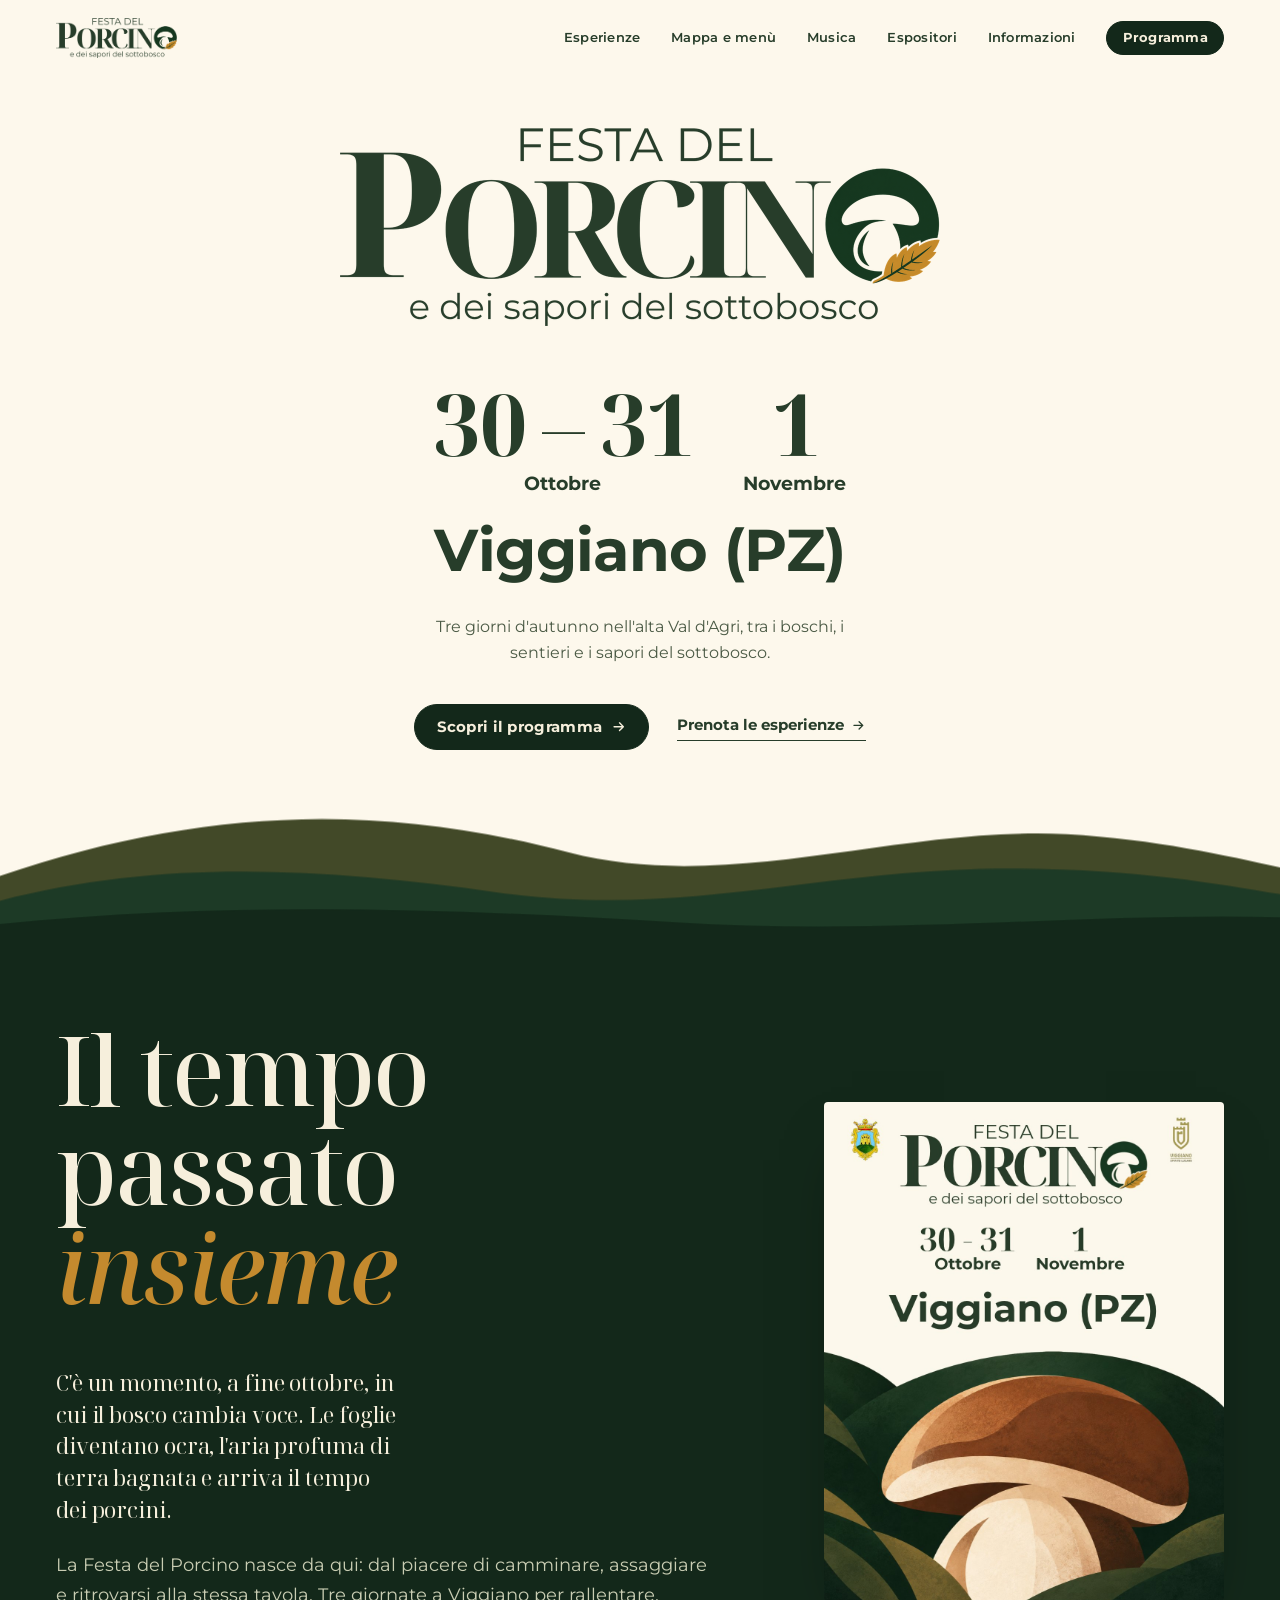
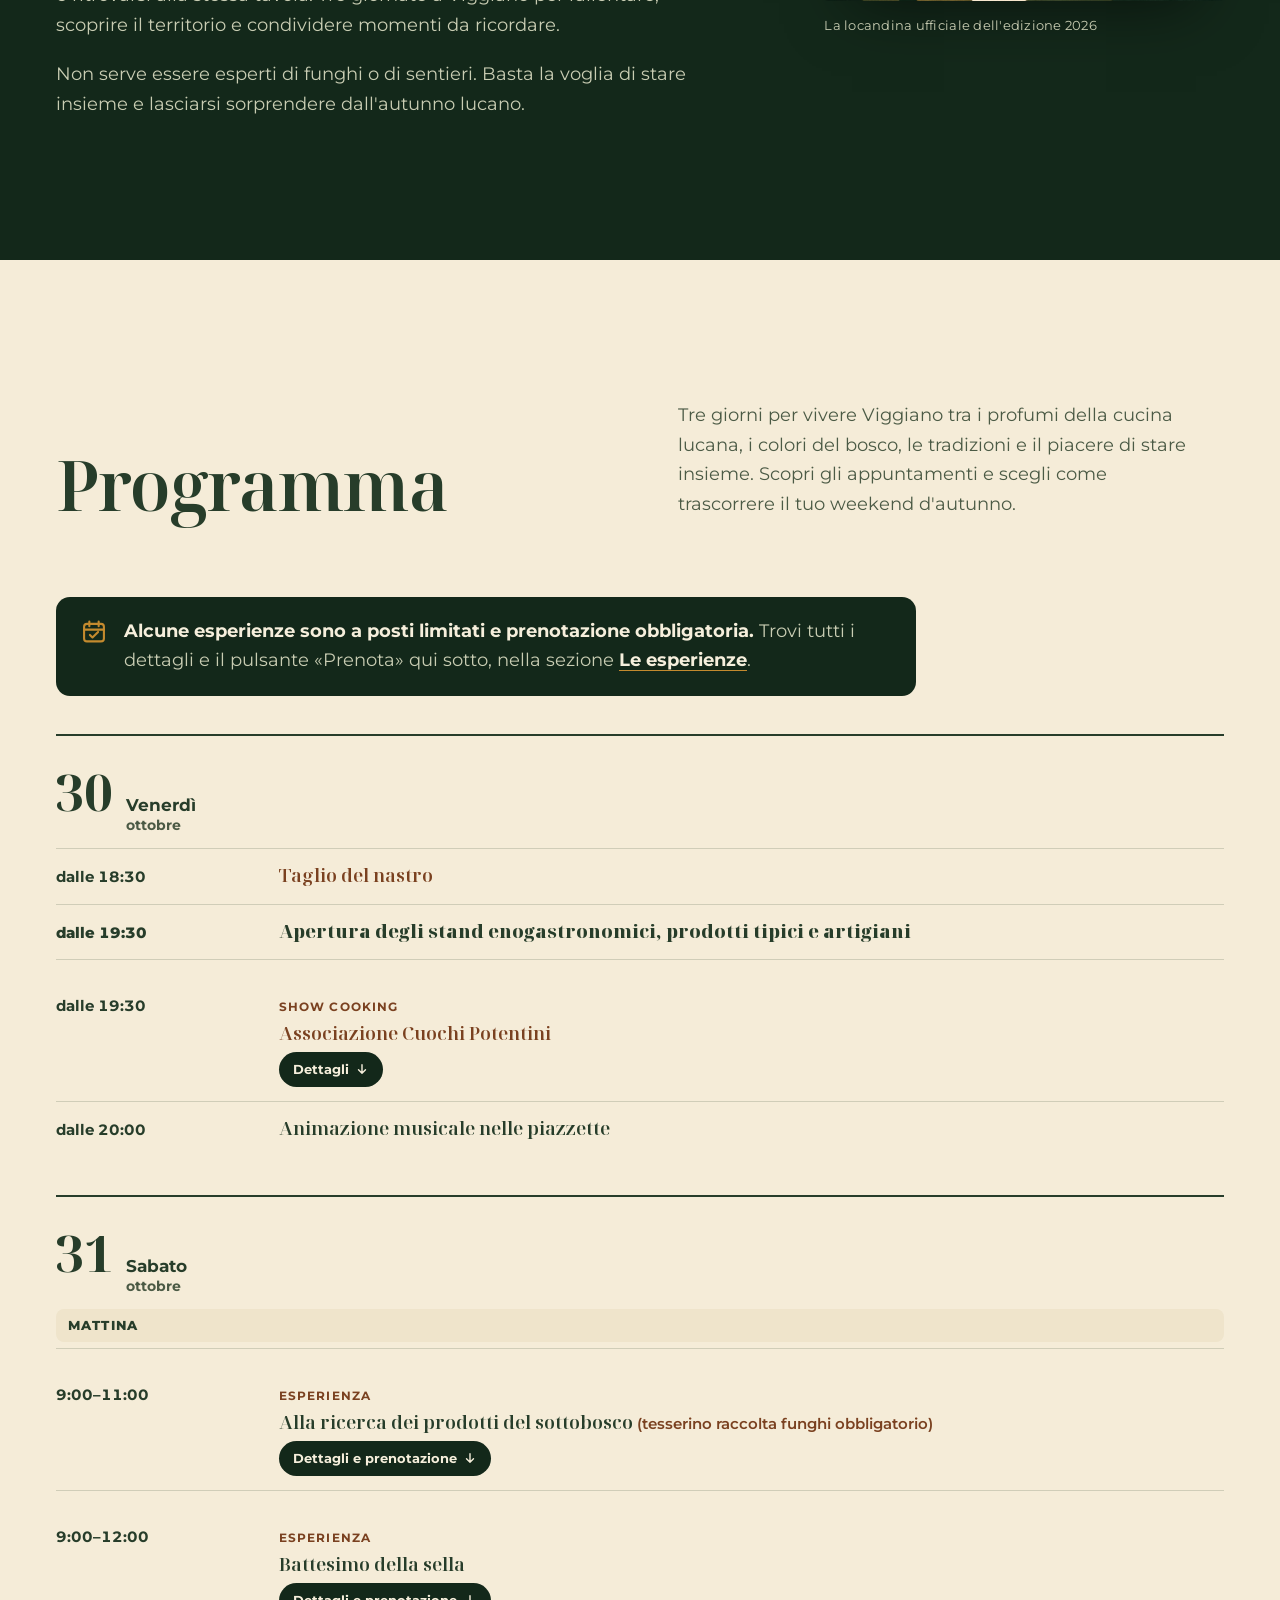
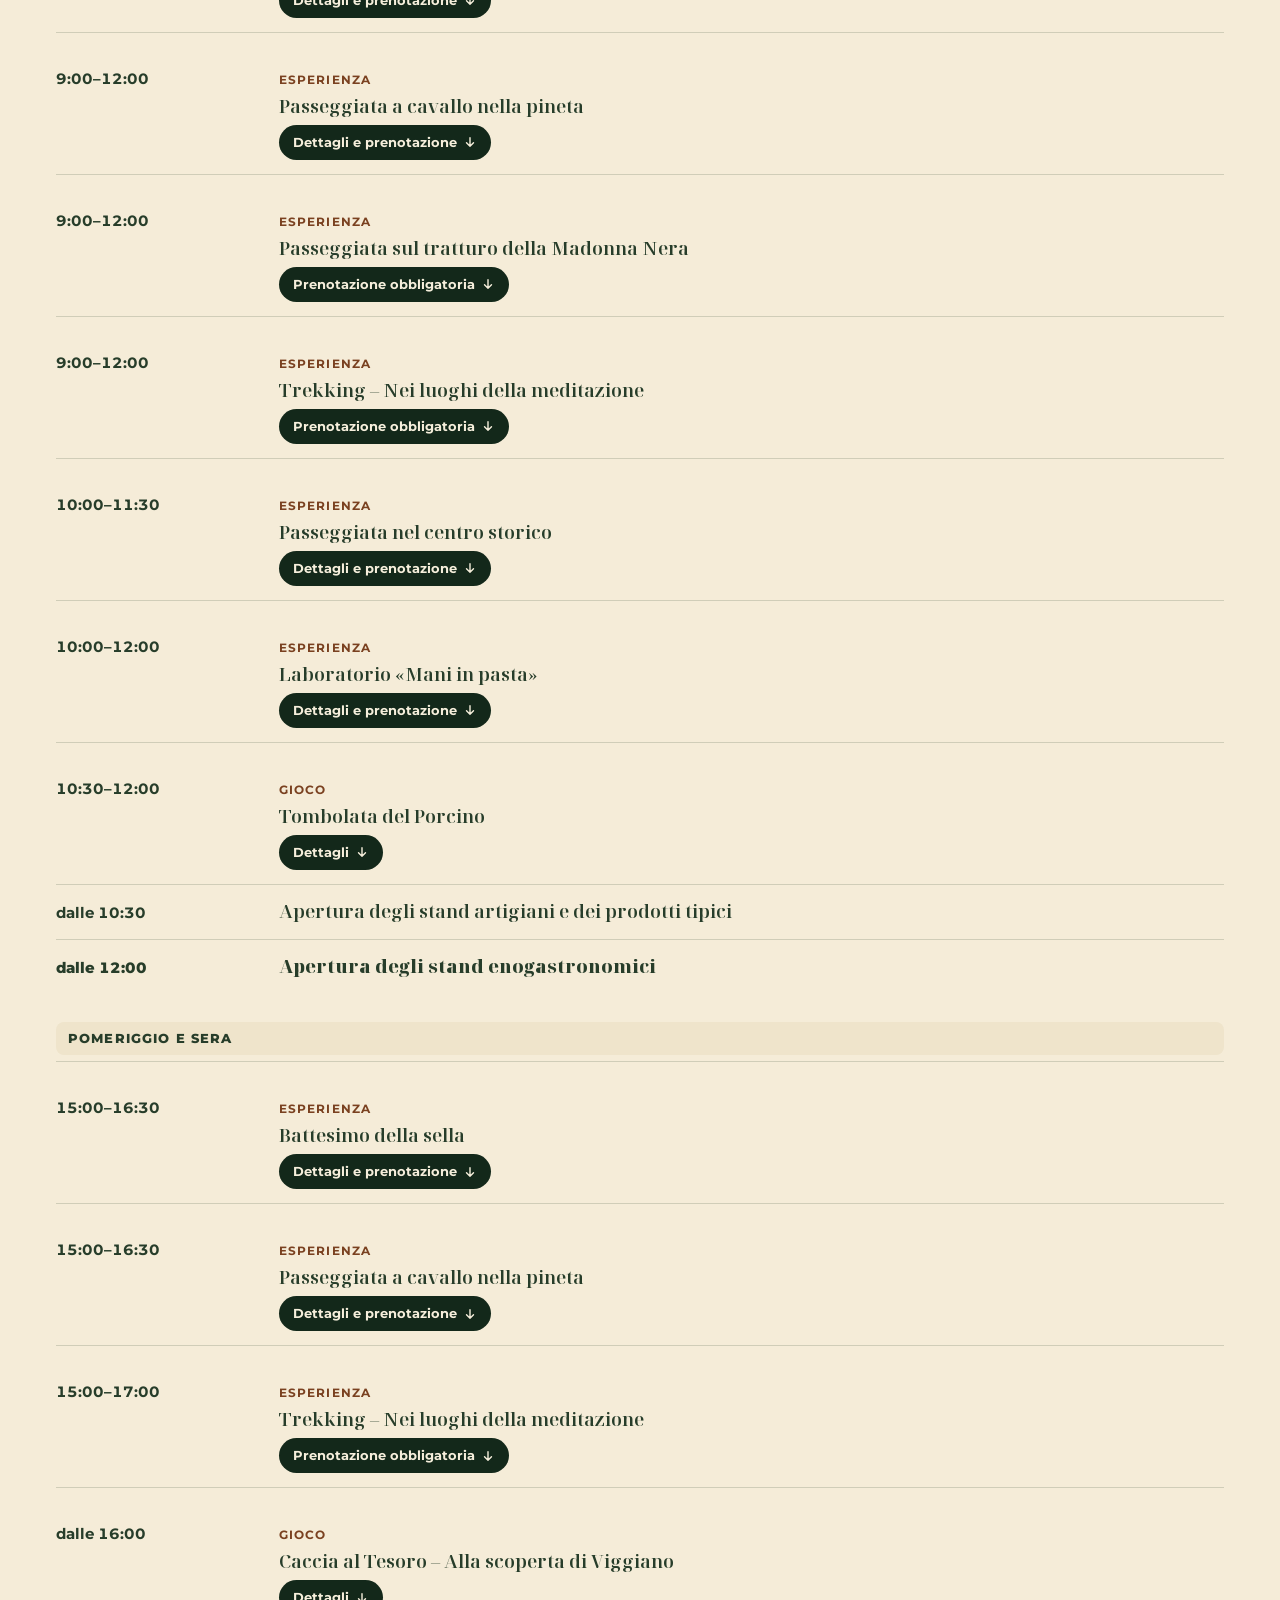
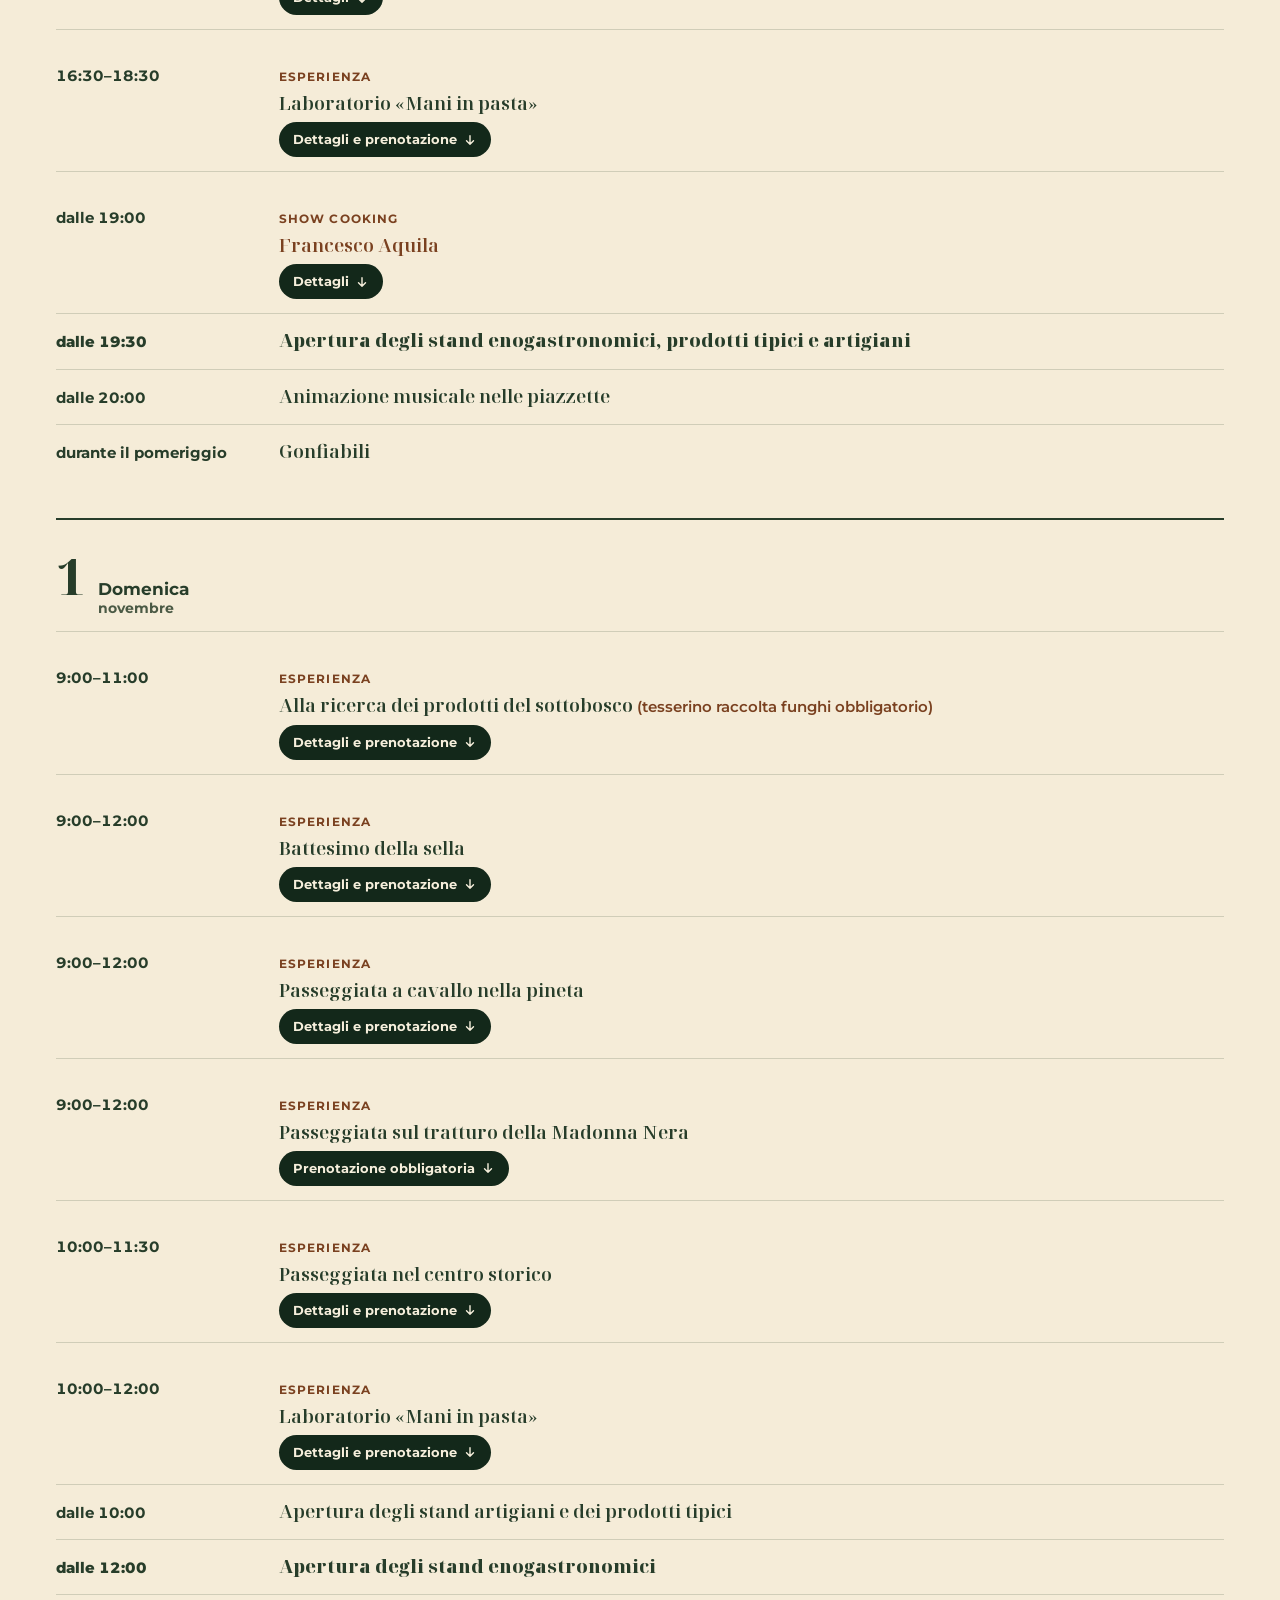
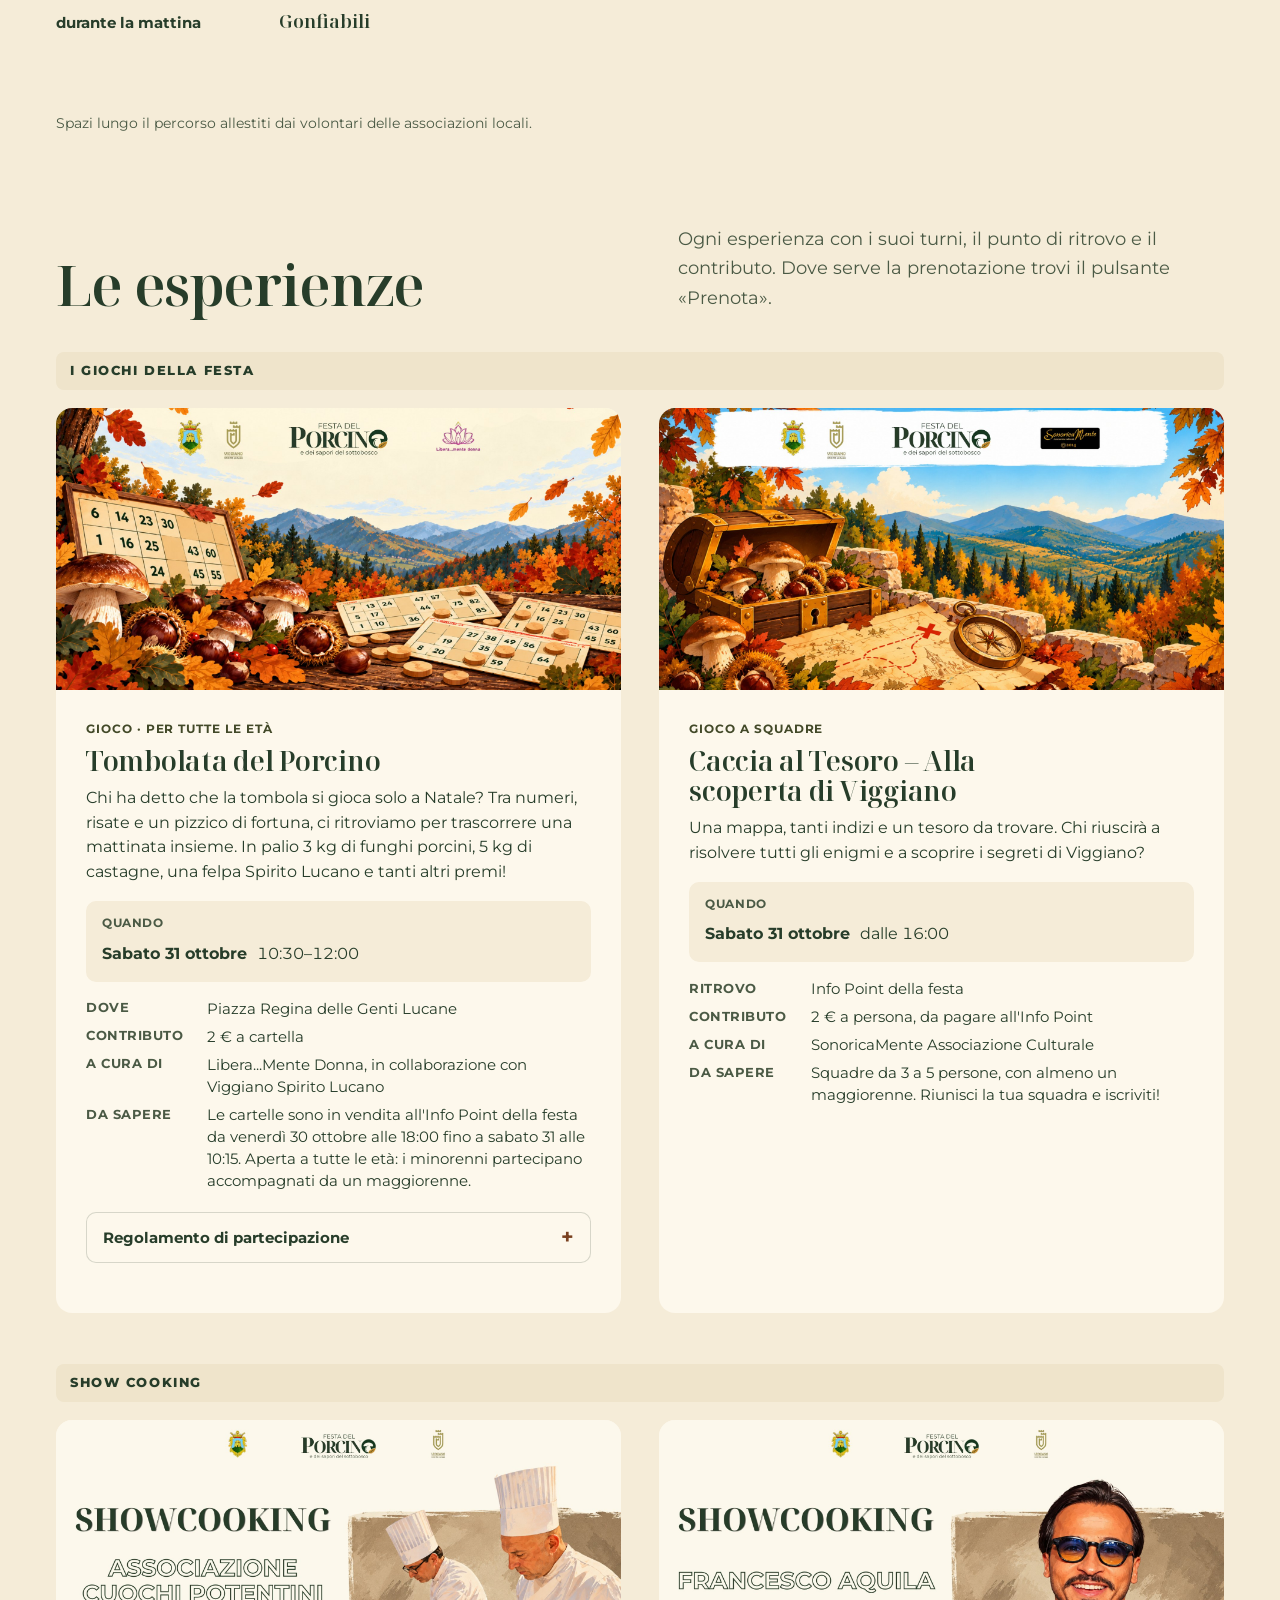
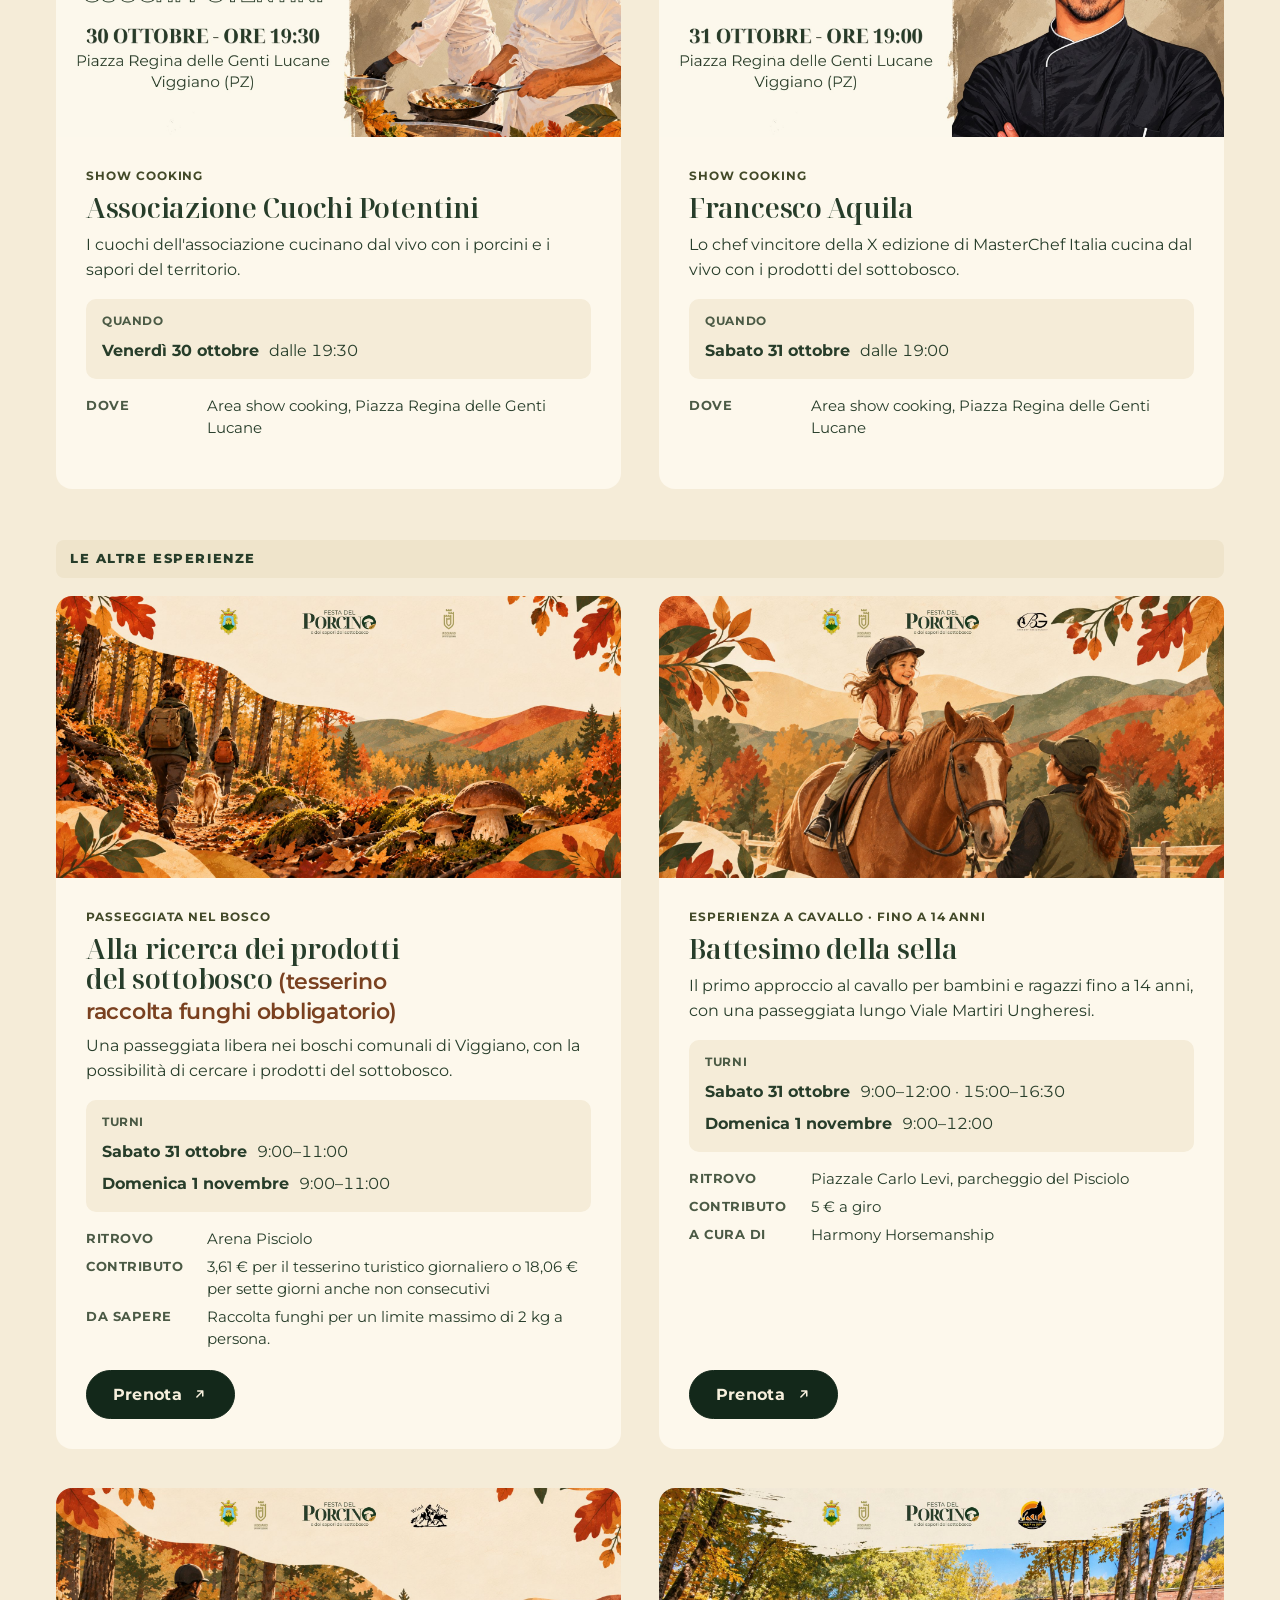
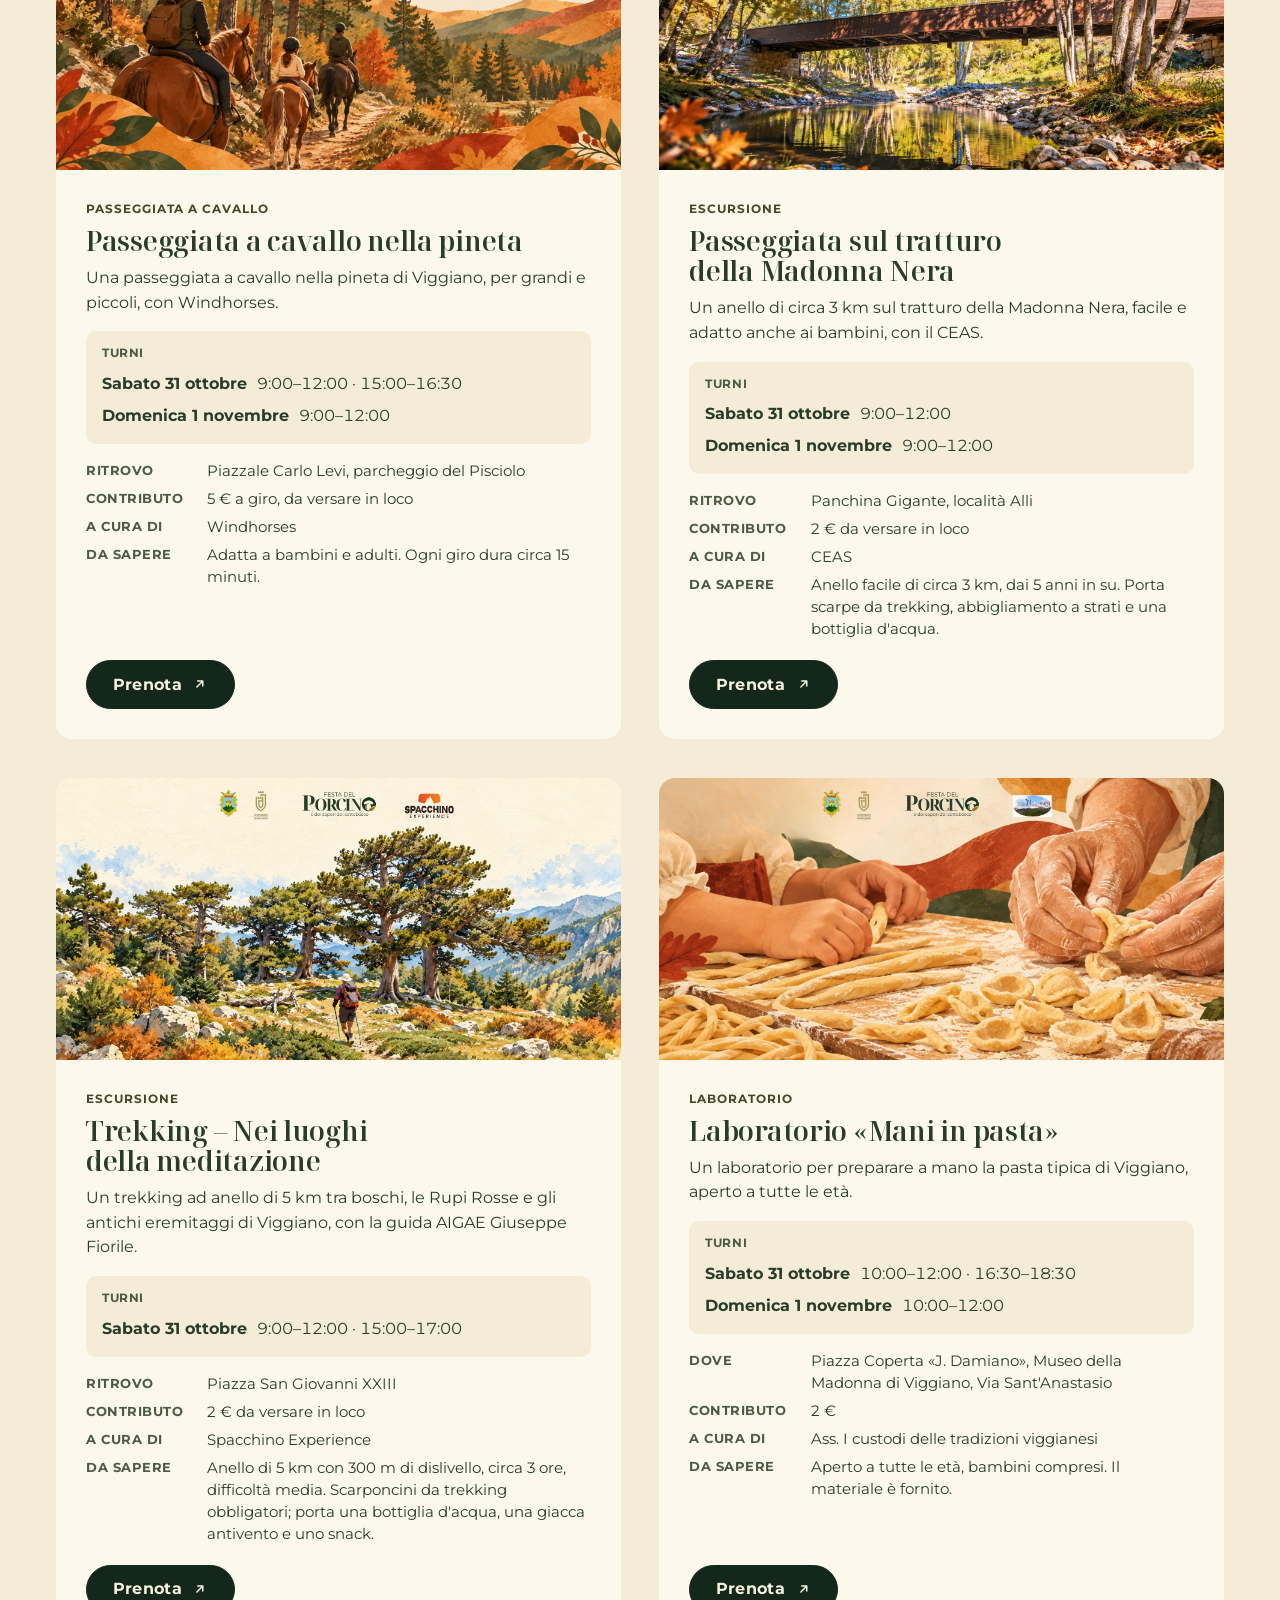
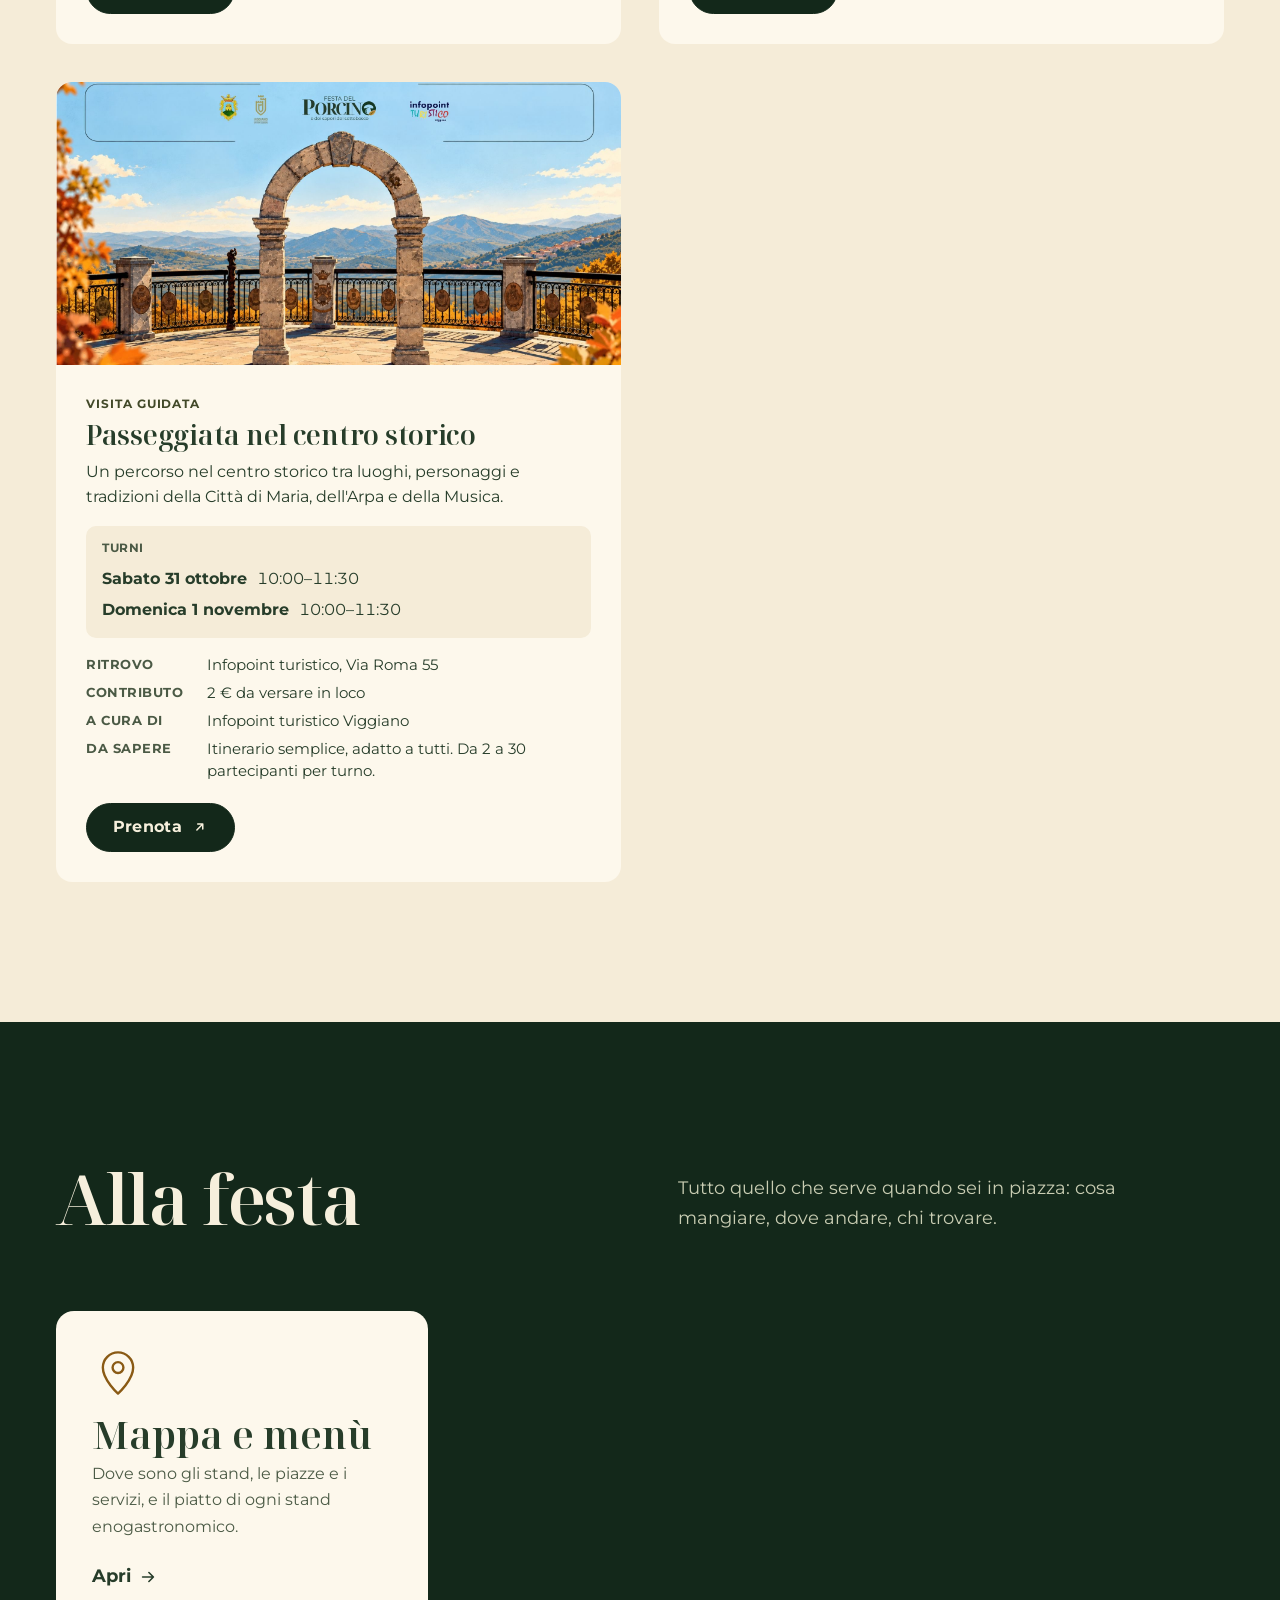
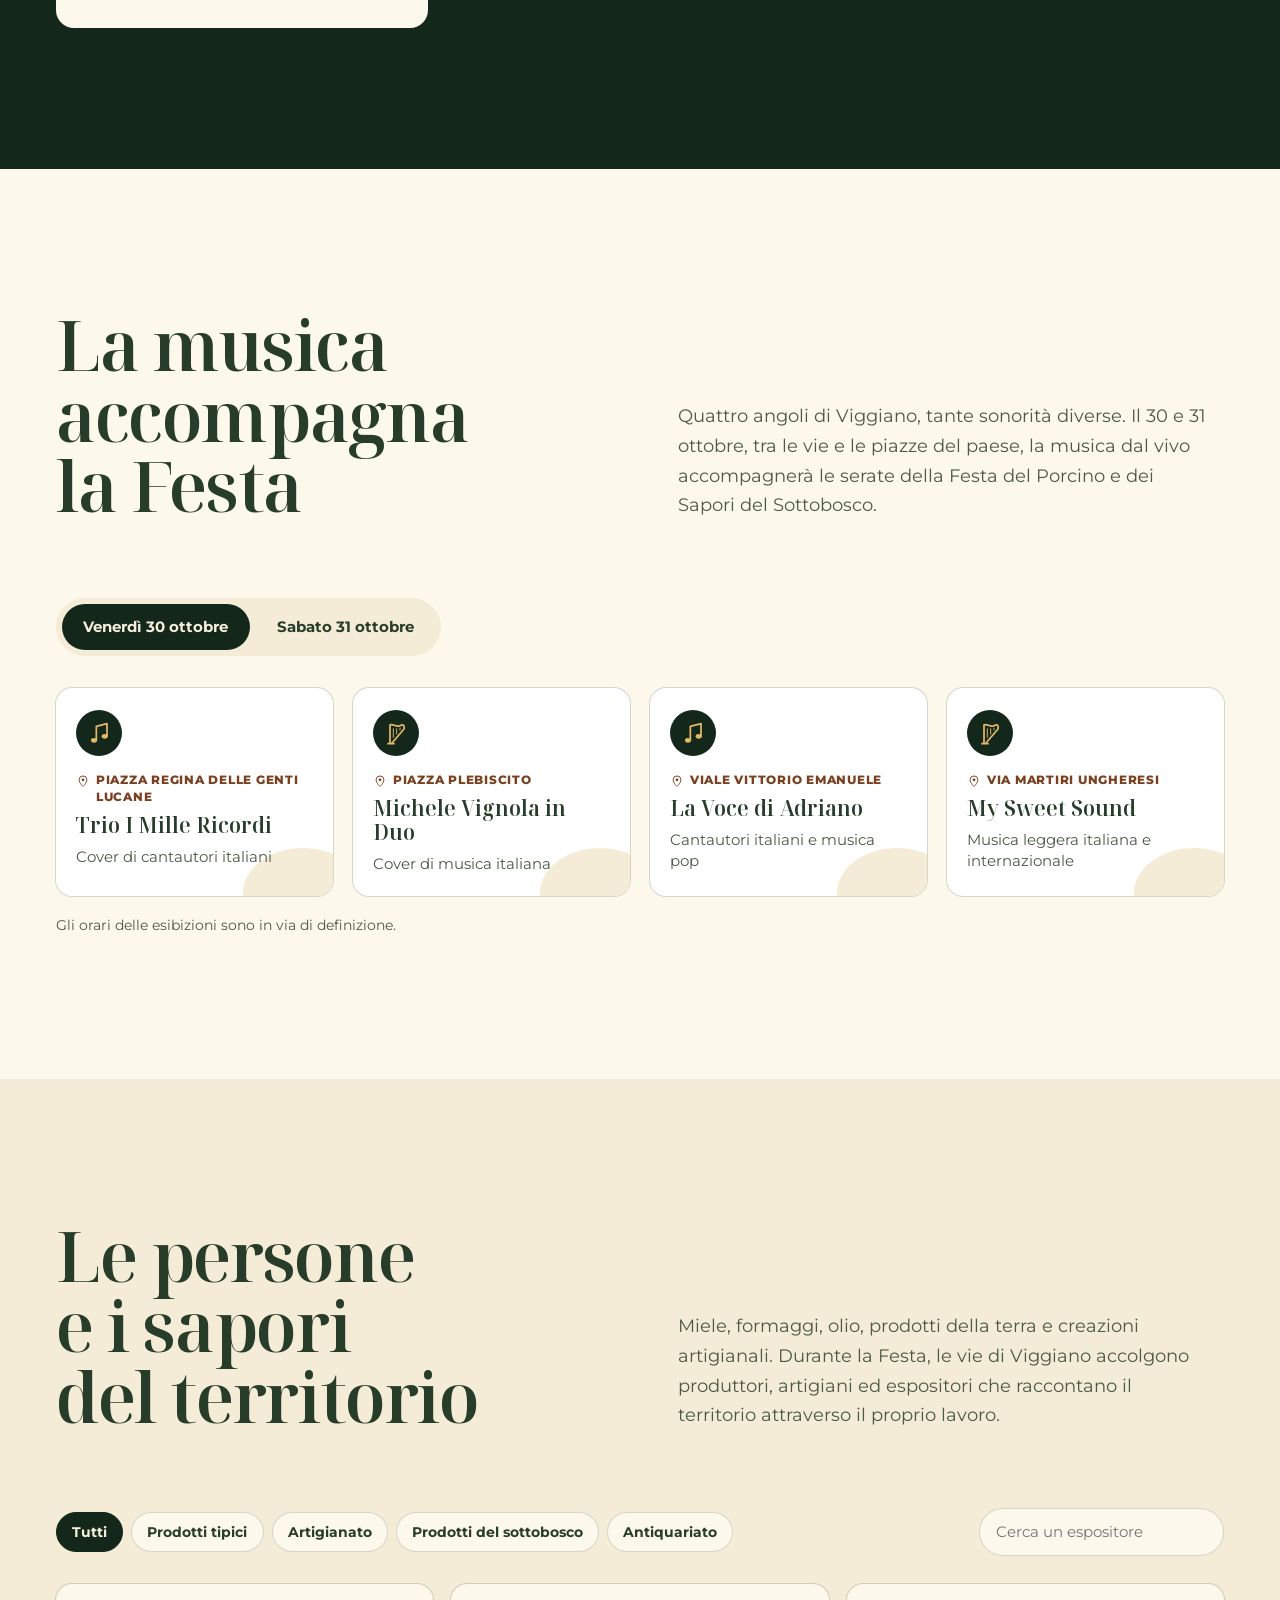
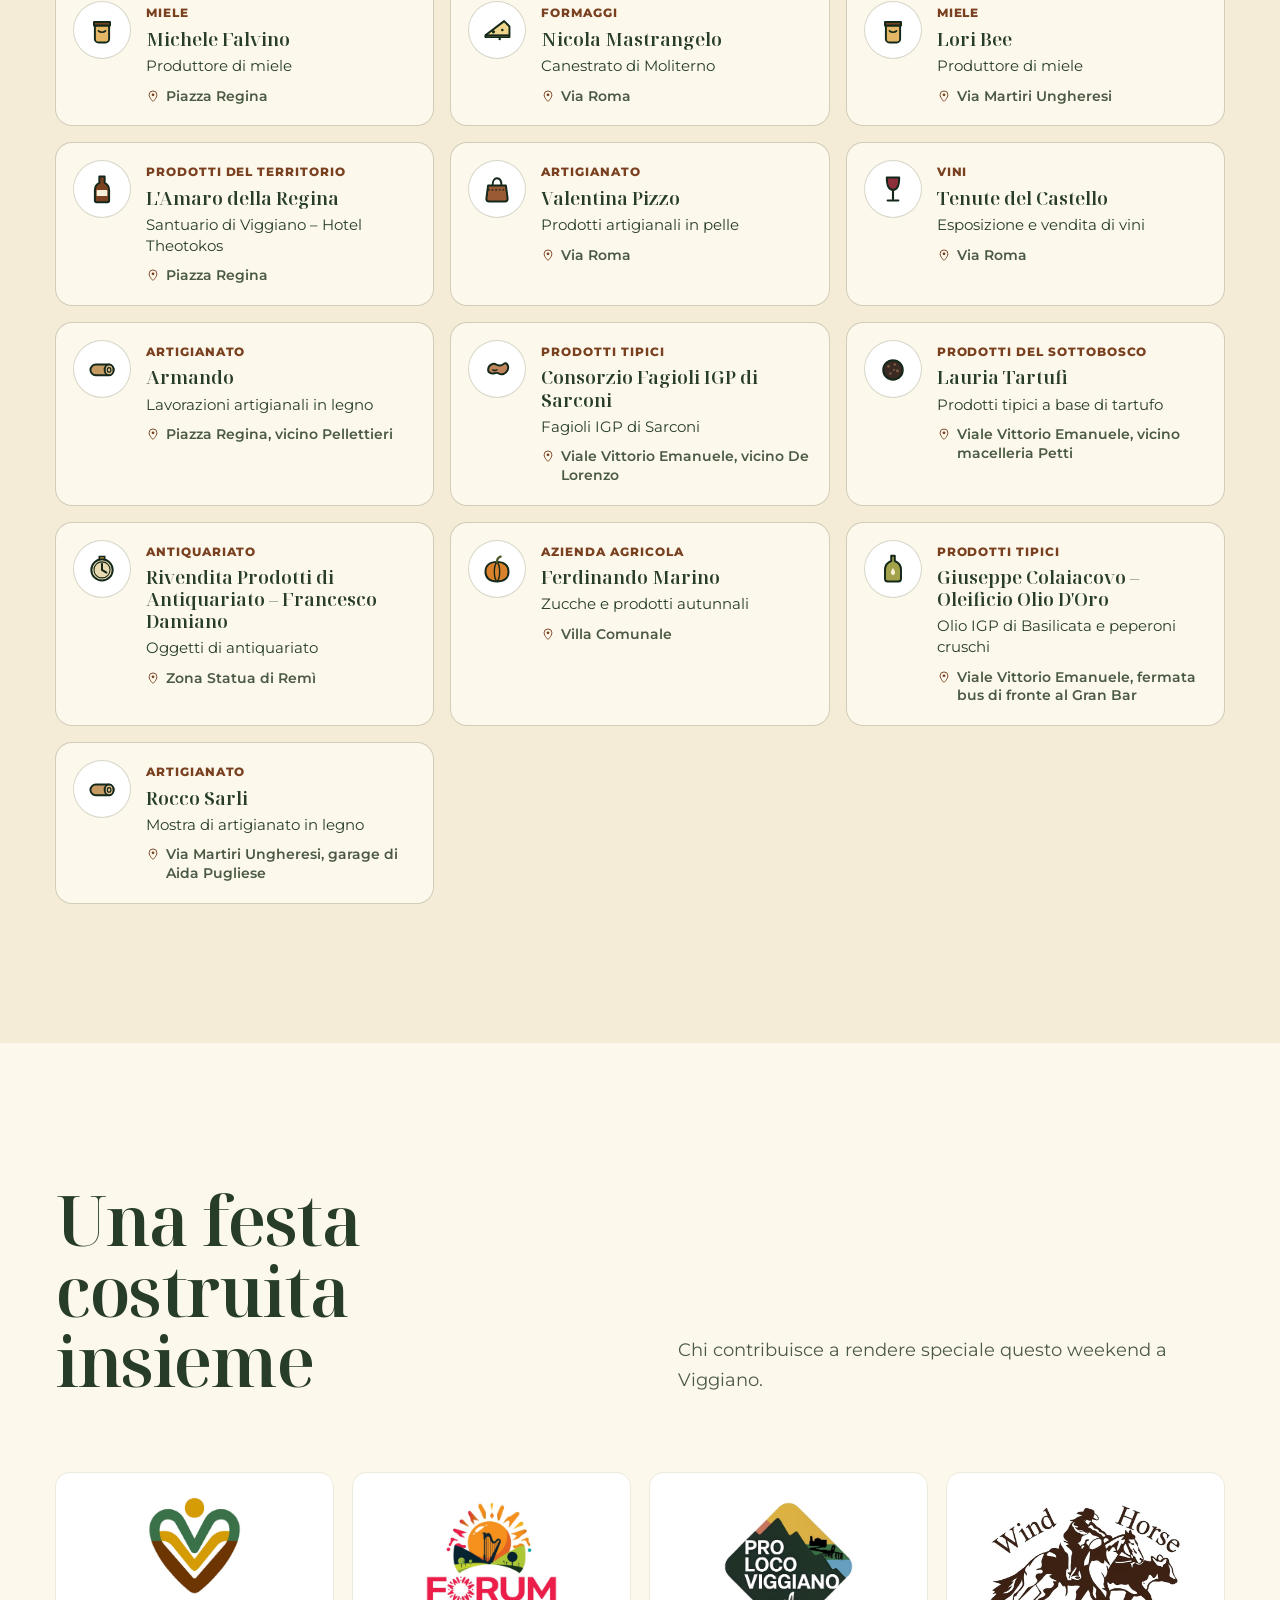
<file: index.html>
<!doctype html>
<html lang="it">
<head>
<meta charset="utf-8">
<meta name="viewport" content="width=device-width, initial-scale=1">
<title>Festa del Porcino e dei Sapori del Sottobosco · 30 ottobre – 1 novembre · Viggiano (PZ)</title>
<meta name="description" content="30–31 ottobre e 1 novembre 2026 a Viggiano (PZ): tre giorni tra boschi, sentieri e i sapori del sottobosco. Programma, esperienze da prenotare e informazioni pratiche.">
<link rel="canonical" href="https://festadelporcino.it/">
<meta name="theme-color" content="#fdf8ec">
<meta property="og:type" content="website">
<meta property="og:locale" content="it_IT">
<meta property="og:title" content="Festa del Porcino e dei Sapori del Sottobosco · 30 ottobre – 1 novembre · Viggiano (PZ)">
<meta property="og:description" content="30–31 ottobre e 1 novembre 2026 a Viggiano (PZ): tre giorni tra boschi, sentieri e i sapori del sottobosco. Programma, esperienze da prenotare e informazioni pratiche.">
<meta property="og:url" content="https://festadelporcino.it/">
<meta property="og:image" content="https://festadelporcino.it/assets/img/ufficiali/locandina-16x9.jpg">
<meta name="twitter:card" content="summary_large_image">
<link rel="icon" href="/favicon.ico" sizes="48x48">
<link rel="icon" type="image/png" sizes="512x512" href="/assets/img/pittogramma-512.png">
<link rel="apple-touch-icon" href="/assets/img/apple-touch-icon.png">
<link rel="preload" href="/assets/fonts/noto-serif-display-latin-wght-normal.woff2" as="font" type="font/woff2" crossorigin>
<link rel="preload" href="/assets/fonts/montserrat-latin-wght-normal.woff2" as="font" type="font/woff2" crossorigin>
<link rel="stylesheet" href="/assets/css/site.css?v=mvqyszsk">
<script type="application/ld+json">{"@context":"https://schema.org","@type":"Festival","name":"Festa del Porcino e dei Sapori del Sottobosco","startDate":"2026-10-30","endDate":"2026-11-01","eventStatus":"https://schema.org/EventScheduled","eventAttendanceMode":"https://schema.org/OfflineEventAttendanceMode","image":["https://festadelporcino.it/assets/img/ufficiali/locandina-16x9.jpg","https://festadelporcino.it/assets/img/ufficiali/locandina-festa-del-porcino.jpg"],"url":"https://festadelporcino.it/","location":{"@type":"Place","name":"Viggiano","address":{"@type":"PostalAddress","addressLocality":"Viggiano","addressRegion":"PZ","addressCountry":"IT"}},"organizer":{"@type":"Organization","name":"Comune di Viggiano"}}</script>
</head>
<body>
<a class="skip" href="#contenuto">Vai al contenuto</a>
<header class="site-header">
  <div class="wrap">
    <a class="brand" href="/" aria-label="Festa del Porcino — homepage"><img src="/assets/img/logo-festa-del-porcino.png" alt="Festa del Porcino e dei sapori del sottobosco" width="1200" height="396"></a>
    <nav class="nav" aria-label="Sezioni">
      <a href="/esperienze/" data-sec="esperienze">Esperienze</a>
      <a href="/mappa/">Mappa e menù</a>
      <a href="/musica/" data-sec="musica">Musica</a>
      <a href="/espositori/" data-sec="espositori">Espositori</a>
      <a href="/informazioni/" data-sec="info">Informazioni</a>
      <a class="btn btn--small" href="/programma/" data-sec="programma">Programma</a>
    </nav>
  </div>
</header>
<main id="contenuto">

<section class="hero" aria-labelledby="hero-title">
  <div class="wrap hero__grid">
    <div class="hero__copy">
      <h1 id="hero-title" class="visually-hidden">Festa del Porcino e dei Sapori del Sottobosco — 30–31 ottobre e 1 novembre 2026, Viggiano (PZ)</h1>
      <img class="hero__logo" src="/assets/img/logo-festa-del-porcino.png" alt="" width="1200" height="396" fetchpriority="high">
      <div class="hero__dates" aria-hidden="true">
        <span class="hero__date"><b>30 – 31</b><span>Ottobre</span></span>
        <span class="hero__date"><b>1</b><span>Novembre</span></span>
      </div>
      <p class="hero__place">Viggiano (PZ)</p>
      <p class="hero__intro">Tre giorni d'autunno nell'alta Val d'Agri, tra i boschi, i sentieri e i sapori del sottobosco.</p>
      <div class="hero__actions">
        <a class="btn" href="/programma/" data-sec="programma">Scopri il programma <svg viewBox="0 0 20 20" aria-hidden="true" fill="none" stroke="currentColor" stroke-width="1.8" stroke-linecap="round" stroke-linejoin="round"><path d="M4 10h12M11 5l5 5-5 5"/></svg></a>
        <a class="link-arrow" href="/esperienze/" data-sec="esperienze">Prenota le esperienze <svg viewBox="0 0 20 20" aria-hidden="true" fill="none" stroke="currentColor" stroke-width="1.8" stroke-linecap="round" stroke-linejoin="round"><path d="M4 10h12M11 5l5 5-5 5"/></svg></a>
      </div>
    </div>
  </div>
  <svg class="hills" viewBox="0 0 1440 200" preserveAspectRatio="none" aria-hidden="true">
    <path class="h-back" d="M0 120 C 220 40 420 30 640 92 C 820 142 1010 60 1200 70 C 1300 76 1380 96 1440 110 V200 H0 Z"/>
    <path class="h-mid" d="M0 150 C 180 100 360 110 560 140 C 760 170 900 118 1100 112 C 1260 108 1360 128 1440 142 V200 H0 Z"/>
    <path class="h-front" d="M0 178 C 260 150 520 160 760 176 C 1000 192 1220 164 1440 170 V200 H0 Z"/>
  </svg>
</section>

<section class="section section--forest concept" id="concept" aria-labelledby="concept-title">
  <div class="wrap concept__grid">
    <div>
      <h2 class="display concept__title" id="concept-title">Il tempo passato <em>insieme</em></h2>
      <p class="lead">C'è un momento, a fine ottobre, in cui il bosco cambia voce. Le foglie diventano ocra, l'aria profuma di terra bagnata e arriva il tempo dei porcini.</p>
      <div class="prose">
        <p>La Festa del Porcino nasce da qui: dal piacere di camminare, assaggiare e ritrovarsi alla stessa tavola. Tre giornate a Viggiano per rallentare, scoprire il territorio e condividere momenti da ricordare.</p>
        <p>Non serve essere esperti di funghi o di sentieri. Basta la voglia di stare insieme e lasciarsi sorprendere dall'autunno lucano.</p>
      </div>
    </div>
    <figure class="poster">
      <img src="/assets/img/ufficiali/locandina-festa-del-porcino.jpg" alt="Locandina ufficiale: Festa del Porcino e dei sapori del sottobosco, 30–31 ottobre e 1 novembre 2026, Viggiano (PZ)" width="1080" height="1350" loading="lazy">
      <figcaption>La locandina ufficiale dell'edizione 2026</figcaption>
    </figure>
  </div>
</section>

<section class="section section--deep" id="programma" aria-labelledby="programma-title">
  <div class="wrap">
    <div class="section-head">
      <h2 class="display h-section" id="programma-title">Programma</h2>
      <p class="muted">Tre giorni per vivere Viggiano tra i profumi della cucina lucana, i colori del bosco, le tradizioni e il piacere di stare insieme. Scopri gli appuntamenti e scegli come trascorrere il tuo weekend d'autunno.</p>
    </div>
    <div class="booking-notice">
      <svg viewBox="0 0 24 24" aria-hidden="true" fill="none" stroke="currentColor" stroke-width="1.8" stroke-linecap="round" stroke-linejoin="round"><rect x="3.5" y="5" width="17" height="15" rx="2.5"/><path d="M3.5 10h17M8 3v4M16 3v4M8.5 14.5l2.2 2.2 4.8-4.8"/></svg>
      <p><b>Alcune esperienze sono a posti limitati e prenotazione obbligatoria.</b> Trovi tutti i dettagli e il pulsante «Prenota» qui sotto, nella sezione <a href="/esperienze/" data-sec="esperienze">Le esperienze</a>.</p>
    </div><div class="tl"><section class="tl-day" id="g-2026-10-30" aria-labelledby="tl-2026-10-30">
      <h3 class="tl-day__head" id="tl-2026-10-30"><span class="tl-day__num">30</span><span class="tl-day__name"><b>Venerdì</b><span>ottobre</span></span></h3>
      <ol class="tl-rows"><li class="tl-row tl-row--key">
          <div class="tl-label"><span class="tl-time num"><span class="nowrap">dalle 18:30</span></span><span class="tl-main"><span class="tl-name">Taglio del nastro</span></span></div>
        </li>
<li class="tl-row tl-row--bold">
          <div class="tl-label"><span class="tl-time num"><span class="nowrap">dalle 19:30</span></span><span class="tl-main"><span class="tl-name">Apertura degli stand enogastronomici, prodotti tipici e artigiani</span></span></div>
        </li>
<li class="tl-row tl-row--key">
          <div class="tl-label"><span class="tl-time num"><span class="nowrap">dalle 19:30</span></span><span class="tl-main"><span class="tl-kind">Show cooking</span><span class="tl-name"><a href="#esp-show-cooking-cuochi-potentini">Associazione Cuochi Potentini</a></span><a class="tl-go" href="#esp-show-cooking-cuochi-potentini">Dettagli <svg viewBox="0 0 20 20" aria-hidden="true" fill="none" stroke="currentColor" stroke-width="2" stroke-linecap="round" stroke-linejoin="round"><path d="M10 4v12M5 11l5 5 5-5"/></svg></a></span></div>
        </li>
<li class="tl-row">
          <div class="tl-label"><span class="tl-time num"><span class="nowrap">dalle 20:00</span></span><span class="tl-main"><span class="tl-name">Animazione musicale nelle piazzette</span></span></div>
        </li></ol>
    </section>
<section class="tl-day" id="g-2026-10-31" aria-labelledby="tl-2026-10-31">
      <h3 class="tl-day__head" id="tl-2026-10-31"><span class="tl-day__num">31</span><span class="tl-day__name"><b>Sabato</b><span>ottobre</span></span></h3>
      <div class="tl-part"><h4 class="tl-part__head">Mattina</h4><ol class="tl-rows"><li class="tl-row">
          <div class="tl-label"><span class="tl-time num"><span class="nowrap">9:00–11:00</span></span><span class="tl-main"><span class="tl-kind">Esperienza</span><span class="tl-name"><a href="#esp-alla-ricerca-dei-prodotti-del-sottobosco">Alla ricerca dei prodotti del sottobosco</a> <span class="tl-note">(tesserino raccolta funghi obbligatorio)</span></span><a class="tl-go" href="#esp-alla-ricerca-dei-prodotti-del-sottobosco">Dettagli e prenotazione <svg viewBox="0 0 20 20" aria-hidden="true" fill="none" stroke="currentColor" stroke-width="2" stroke-linecap="round" stroke-linejoin="round"><path d="M10 4v12M5 11l5 5 5-5"/></svg></a></span></div>
        </li>
<li class="tl-row">
          <div class="tl-label"><span class="tl-time num"><span class="nowrap">9:00–12:00</span></span><span class="tl-main"><span class="tl-kind">Esperienza</span><span class="tl-name"><a href="#esp-battesimo-della-sella">Battesimo della sella</a></span><a class="tl-go" href="#esp-battesimo-della-sella">Dettagli e prenotazione <svg viewBox="0 0 20 20" aria-hidden="true" fill="none" stroke="currentColor" stroke-width="2" stroke-linecap="round" stroke-linejoin="round"><path d="M10 4v12M5 11l5 5 5-5"/></svg></a></span></div>
        </li>
<li class="tl-row">
          <div class="tl-label"><span class="tl-time num"><span class="nowrap">9:00–12:00</span></span><span class="tl-main"><span class="tl-kind">Esperienza</span><span class="tl-name"><a href="#esp-passeggiata-a-cavallo-nella-pineta">Passeggiata a cavallo nella pineta</a></span><a class="tl-go" href="#esp-passeggiata-a-cavallo-nella-pineta">Dettagli e prenotazione <svg viewBox="0 0 20 20" aria-hidden="true" fill="none" stroke="currentColor" stroke-width="2" stroke-linecap="round" stroke-linejoin="round"><path d="M10 4v12M5 11l5 5 5-5"/></svg></a></span></div>
        </li>
<li class="tl-row">
          <div class="tl-label"><span class="tl-time num"><span class="nowrap">9:00–12:00</span></span><span class="tl-main"><span class="tl-kind">Esperienza</span><span class="tl-name"><a href="#esp-passeggiata-sul-tratturo-della-madonna-nera">Passeggiata sul tratturo della Madonna Nera</a></span><a class="tl-go" href="#esp-passeggiata-sul-tratturo-della-madonna-nera">Prenotazione obbligatoria <svg viewBox="0 0 20 20" aria-hidden="true" fill="none" stroke="currentColor" stroke-width="2" stroke-linecap="round" stroke-linejoin="round"><path d="M10 4v12M5 11l5 5 5-5"/></svg></a></span></div>
        </li>
<li class="tl-row">
          <div class="tl-label"><span class="tl-time num"><span class="nowrap">9:00–12:00</span></span><span class="tl-main"><span class="tl-kind">Esperienza</span><span class="tl-name"><a href="#esp-nei-luoghi-della-meditazione">Trekking – Nei luoghi della meditazione</a></span><a class="tl-go" href="#esp-nei-luoghi-della-meditazione">Prenotazione obbligatoria <svg viewBox="0 0 20 20" aria-hidden="true" fill="none" stroke="currentColor" stroke-width="2" stroke-linecap="round" stroke-linejoin="round"><path d="M10 4v12M5 11l5 5 5-5"/></svg></a></span></div>
        </li>
<li class="tl-row">
          <div class="tl-label"><span class="tl-time num"><span class="nowrap">10:00–11:30</span></span><span class="tl-main"><span class="tl-kind">Esperienza</span><span class="tl-name"><a href="#esp-passeggiata-nel-centro-storico">Passeggiata nel centro storico</a></span><a class="tl-go" href="#esp-passeggiata-nel-centro-storico">Dettagli e prenotazione <svg viewBox="0 0 20 20" aria-hidden="true" fill="none" stroke="currentColor" stroke-width="2" stroke-linecap="round" stroke-linejoin="round"><path d="M10 4v12M5 11l5 5 5-5"/></svg></a></span></div>
        </li>
<li class="tl-row">
          <div class="tl-label"><span class="tl-time num"><span class="nowrap">10:00–12:00</span></span><span class="tl-main"><span class="tl-kind">Esperienza</span><span class="tl-name"><a href="#esp-laboratorio-mani-in-pasta">Laboratorio «Mani in pasta»</a></span><a class="tl-go" href="#esp-laboratorio-mani-in-pasta">Dettagli e prenotazione <svg viewBox="0 0 20 20" aria-hidden="true" fill="none" stroke="currentColor" stroke-width="2" stroke-linecap="round" stroke-linejoin="round"><path d="M10 4v12M5 11l5 5 5-5"/></svg></a></span></div>
        </li>
<li class="tl-row">
          <div class="tl-label"><span class="tl-time num"><span class="nowrap">10:30–12:00</span></span><span class="tl-main"><span class="tl-kind">Gioco</span><span class="tl-name"><a href="#esp-tombolata-del-porcino">Tombolata del Porcino</a></span><a class="tl-go" href="#esp-tombolata-del-porcino">Dettagli <svg viewBox="0 0 20 20" aria-hidden="true" fill="none" stroke="currentColor" stroke-width="2" stroke-linecap="round" stroke-linejoin="round"><path d="M10 4v12M5 11l5 5 5-5"/></svg></a></span></div>
        </li>
<li class="tl-row">
          <div class="tl-label"><span class="tl-time num"><span class="nowrap">dalle 10:30</span></span><span class="tl-main"><span class="tl-name">Apertura degli stand artigiani e dei prodotti tipici</span></span></div>
        </li>
<li class="tl-row tl-row--bold">
          <div class="tl-label"><span class="tl-time num"><span class="nowrap">dalle 12:00</span></span><span class="tl-main"><span class="tl-name">Apertura degli stand enogastronomici</span></span></div>
        </li></ol></div>
<div class="tl-part"><h4 class="tl-part__head">Pomeriggio e sera</h4><ol class="tl-rows"><li class="tl-row">
          <div class="tl-label"><span class="tl-time num"><span class="nowrap">15:00–16:30</span></span><span class="tl-main"><span class="tl-kind">Esperienza</span><span class="tl-name"><a href="#esp-battesimo-della-sella">Battesimo della sella</a></span><a class="tl-go" href="#esp-battesimo-della-sella">Dettagli e prenotazione <svg viewBox="0 0 20 20" aria-hidden="true" fill="none" stroke="currentColor" stroke-width="2" stroke-linecap="round" stroke-linejoin="round"><path d="M10 4v12M5 11l5 5 5-5"/></svg></a></span></div>
        </li>
<li class="tl-row">
          <div class="tl-label"><span class="tl-time num"><span class="nowrap">15:00–16:30</span></span><span class="tl-main"><span class="tl-kind">Esperienza</span><span class="tl-name"><a href="#esp-passeggiata-a-cavallo-nella-pineta">Passeggiata a cavallo nella pineta</a></span><a class="tl-go" href="#esp-passeggiata-a-cavallo-nella-pineta">Dettagli e prenotazione <svg viewBox="0 0 20 20" aria-hidden="true" fill="none" stroke="currentColor" stroke-width="2" stroke-linecap="round" stroke-linejoin="round"><path d="M10 4v12M5 11l5 5 5-5"/></svg></a></span></div>
        </li>
<li class="tl-row">
          <div class="tl-label"><span class="tl-time num"><span class="nowrap">15:00–17:00</span></span><span class="tl-main"><span class="tl-kind">Esperienza</span><span class="tl-name"><a href="#esp-nei-luoghi-della-meditazione">Trekking – Nei luoghi della meditazione</a></span><a class="tl-go" href="#esp-nei-luoghi-della-meditazione">Prenotazione obbligatoria <svg viewBox="0 0 20 20" aria-hidden="true" fill="none" stroke="currentColor" stroke-width="2" stroke-linecap="round" stroke-linejoin="round"><path d="M10 4v12M5 11l5 5 5-5"/></svg></a></span></div>
        </li>
<li class="tl-row">
          <div class="tl-label"><span class="tl-time num"><span class="nowrap">dalle 16:00</span></span><span class="tl-main"><span class="tl-kind">Gioco</span><span class="tl-name"><a href="#esp-caccia-al-tesoro">Caccia al Tesoro – Alla scoperta di Viggiano</a></span><a class="tl-go" href="#esp-caccia-al-tesoro">Dettagli <svg viewBox="0 0 20 20" aria-hidden="true" fill="none" stroke="currentColor" stroke-width="2" stroke-linecap="round" stroke-linejoin="round"><path d="M10 4v12M5 11l5 5 5-5"/></svg></a></span></div>
        </li>
<li class="tl-row">
          <div class="tl-label"><span class="tl-time num"><span class="nowrap">16:30–18:30</span></span><span class="tl-main"><span class="tl-kind">Esperienza</span><span class="tl-name"><a href="#esp-laboratorio-mani-in-pasta">Laboratorio «Mani in pasta»</a></span><a class="tl-go" href="#esp-laboratorio-mani-in-pasta">Dettagli e prenotazione <svg viewBox="0 0 20 20" aria-hidden="true" fill="none" stroke="currentColor" stroke-width="2" stroke-linecap="round" stroke-linejoin="round"><path d="M10 4v12M5 11l5 5 5-5"/></svg></a></span></div>
        </li>
<li class="tl-row tl-row--key">
          <div class="tl-label"><span class="tl-time num"><span class="nowrap">dalle 19:00</span></span><span class="tl-main"><span class="tl-kind">Show cooking</span><span class="tl-name"><a href="#esp-show-cooking-chef-aquila">Francesco Aquila</a></span><a class="tl-go" href="#esp-show-cooking-chef-aquila">Dettagli <svg viewBox="0 0 20 20" aria-hidden="true" fill="none" stroke="currentColor" stroke-width="2" stroke-linecap="round" stroke-linejoin="round"><path d="M10 4v12M5 11l5 5 5-5"/></svg></a></span></div>
        </li>
<li class="tl-row tl-row--bold">
          <div class="tl-label"><span class="tl-time num"><span class="nowrap">dalle 19:30</span></span><span class="tl-main"><span class="tl-name">Apertura degli stand enogastronomici, prodotti tipici e artigiani</span></span></div>
        </li>
<li class="tl-row">
          <div class="tl-label"><span class="tl-time num"><span class="nowrap">dalle 20:00</span></span><span class="tl-main"><span class="tl-name">Animazione musicale nelle piazzette</span></span></div>
        </li>
<li class="tl-row">
          <div class="tl-label"><span class="tl-time num">durante il pomeriggio</span><span class="tl-main"><span class="tl-name">Gonfiabili</span></span></div>
        </li></ol></div>
    </section>
<section class="tl-day" id="g-2026-11-01" aria-labelledby="tl-2026-11-01">
      <h3 class="tl-day__head" id="tl-2026-11-01"><span class="tl-day__num">1</span><span class="tl-day__name"><b>Domenica</b><span>novembre</span></span></h3>
      <ol class="tl-rows"><li class="tl-row">
          <div class="tl-label"><span class="tl-time num"><span class="nowrap">9:00–11:00</span></span><span class="tl-main"><span class="tl-kind">Esperienza</span><span class="tl-name"><a href="#esp-alla-ricerca-dei-prodotti-del-sottobosco">Alla ricerca dei prodotti del sottobosco</a> <span class="tl-note">(tesserino raccolta funghi obbligatorio)</span></span><a class="tl-go" href="#esp-alla-ricerca-dei-prodotti-del-sottobosco">Dettagli e prenotazione <svg viewBox="0 0 20 20" aria-hidden="true" fill="none" stroke="currentColor" stroke-width="2" stroke-linecap="round" stroke-linejoin="round"><path d="M10 4v12M5 11l5 5 5-5"/></svg></a></span></div>
        </li>
<li class="tl-row">
          <div class="tl-label"><span class="tl-time num"><span class="nowrap">9:00–12:00</span></span><span class="tl-main"><span class="tl-kind">Esperienza</span><span class="tl-name"><a href="#esp-battesimo-della-sella">Battesimo della sella</a></span><a class="tl-go" href="#esp-battesimo-della-sella">Dettagli e prenotazione <svg viewBox="0 0 20 20" aria-hidden="true" fill="none" stroke="currentColor" stroke-width="2" stroke-linecap="round" stroke-linejoin="round"><path d="M10 4v12M5 11l5 5 5-5"/></svg></a></span></div>
        </li>
<li class="tl-row">
          <div class="tl-label"><span class="tl-time num"><span class="nowrap">9:00–12:00</span></span><span class="tl-main"><span class="tl-kind">Esperienza</span><span class="tl-name"><a href="#esp-passeggiata-a-cavallo-nella-pineta">Passeggiata a cavallo nella pineta</a></span><a class="tl-go" href="#esp-passeggiata-a-cavallo-nella-pineta">Dettagli e prenotazione <svg viewBox="0 0 20 20" aria-hidden="true" fill="none" stroke="currentColor" stroke-width="2" stroke-linecap="round" stroke-linejoin="round"><path d="M10 4v12M5 11l5 5 5-5"/></svg></a></span></div>
        </li>
<li class="tl-row">
          <div class="tl-label"><span class="tl-time num"><span class="nowrap">9:00–12:00</span></span><span class="tl-main"><span class="tl-kind">Esperienza</span><span class="tl-name"><a href="#esp-passeggiata-sul-tratturo-della-madonna-nera">Passeggiata sul tratturo della Madonna Nera</a></span><a class="tl-go" href="#esp-passeggiata-sul-tratturo-della-madonna-nera">Prenotazione obbligatoria <svg viewBox="0 0 20 20" aria-hidden="true" fill="none" stroke="currentColor" stroke-width="2" stroke-linecap="round" stroke-linejoin="round"><path d="M10 4v12M5 11l5 5 5-5"/></svg></a></span></div>
        </li>
<li class="tl-row">
          <div class="tl-label"><span class="tl-time num"><span class="nowrap">10:00–11:30</span></span><span class="tl-main"><span class="tl-kind">Esperienza</span><span class="tl-name"><a href="#esp-passeggiata-nel-centro-storico">Passeggiata nel centro storico</a></span><a class="tl-go" href="#esp-passeggiata-nel-centro-storico">Dettagli e prenotazione <svg viewBox="0 0 20 20" aria-hidden="true" fill="none" stroke="currentColor" stroke-width="2" stroke-linecap="round" stroke-linejoin="round"><path d="M10 4v12M5 11l5 5 5-5"/></svg></a></span></div>
        </li>
<li class="tl-row">
          <div class="tl-label"><span class="tl-time num"><span class="nowrap">10:00–12:00</span></span><span class="tl-main"><span class="tl-kind">Esperienza</span><span class="tl-name"><a href="#esp-laboratorio-mani-in-pasta">Laboratorio «Mani in pasta»</a></span><a class="tl-go" href="#esp-laboratorio-mani-in-pasta">Dettagli e prenotazione <svg viewBox="0 0 20 20" aria-hidden="true" fill="none" stroke="currentColor" stroke-width="2" stroke-linecap="round" stroke-linejoin="round"><path d="M10 4v12M5 11l5 5 5-5"/></svg></a></span></div>
        </li>
<li class="tl-row">
          <div class="tl-label"><span class="tl-time num"><span class="nowrap">dalle 10:00</span></span><span class="tl-main"><span class="tl-name">Apertura degli stand artigiani e dei prodotti tipici</span></span></div>
        </li>
<li class="tl-row tl-row--bold">
          <div class="tl-label"><span class="tl-time num"><span class="nowrap">dalle 12:00</span></span><span class="tl-main"><span class="tl-name">Apertura degli stand enogastronomici</span></span></div>
        </li>
<li class="tl-row">
          <div class="tl-label"><span class="tl-time num">durante la mattina</span><span class="tl-main"><span class="tl-name">Gonfiabili</span></span></div>
        </li></ol>
    </section></div><p class="prog-note">Spazi lungo il percorso allestiti dai volontari delle associazioni locali.</p>
    <div class="exps-head" id="esperienze">
      <h3 class="display exps-head__title">Le esperienze</h3>
      <p class="muted">Ogni esperienza con i suoi turni, il punto di ritrovo e il contributo. Dove serve la prenotazione trovi il pulsante «Prenota».</p>
    </div>
    <h3 class="exps-sub">I giochi della festa</h3><div class="exps"><article class="exp" id="esp-tombolata-del-porcino">
      <div class="exp__media" style="aspect-ratio:1880 / 940"><img src="/assets/copertine/tombolata-del-porcino.jpg" alt="Illustrazione autunnale con cartelle della tombola, porcini e castagne su un tavolo di legno, con le montagne sullo sfondo" width="1880" height="940" loading="lazy" decoding="async"></div>
      <div class="exp__body">
        <p class="exp__kind">Gioco · per tutte le età</p>
        <h3 class="exp__title">Tombolata del Porcino</h3>
        <p class="exp__desc">Chi ha detto che la tombola si gioca solo a Natale? Tra numeri, risate e un pizzico di fortuna, ci ritroviamo per trascorrere una mattinata insieme. In palio 3 kg di funghi porcini, 5 kg di castagne, una felpa Spirito Lucano e tanti altri premi!</p>
        <div class="exp__turni">
          <p class="exp__label">Quando</p>
          <ul><li><b>Sabato 31 ottobre</b> <span class="num nowrap">10:30–12:00</span></li></ul>
        </div>
        <dl class="exp__facts"><div><dt>Dove</dt><dd>Piazza Regina delle Genti Lucane</dd></div><div><dt>Contributo</dt><dd>2 € a cartella</dd></div><div><dt>A cura di</dt><dd>Libera...Mente Donna, in collaborazione con Viggiano Spirito Lucano</dd></div><div><dt>Da sapere</dt><dd>Le cartelle sono in vendita all&#39;Info Point della festa da venerdì 30 ottobre alle 18:00 fino a sabato 31 alle 10:15. Aperta a tutte le età: i minorenni partecipano accompagnati da un maggiorenne.</dd></div></dl>
        <details class="exp__rules"><summary>Regolamento di partecipazione</summary><div class="exp__rules-body"><p>Festa del Porcino e dei Sapori del Sottobosco – Viggiano, 30-31 ottobre e 1° novembre 2026</p><h4>1. Un momento di gioco e convivialità</h4><p>La Tombolata del Porcino nasce dall&#39;iniziativa dell&#39;associazione Libera...Mente Donna, che ha voluto contribuire alla realizzazione della Festa del Porcino e dei Sapori del Sottobosco creando un&#39;occasione di gioco, incontro e condivisione.</p><p>L&#39;appuntamento è in Piazza Regina delle Genti Lucane, per vivere insieme il clima familiare e autentico della comunità viggianese, riscoprendo il piacere di stare insieme attraverso uno dei giochi più amati della tradizione popolare.</p><h4>2. Partecipazione e acquisto delle cartelle</h4><p>La partecipazione alla tombolata prevede l&#39;acquisto delle cartelle di gioco al costo simbolico di 2,00 € ciascuna.</p><ul><li><strong>Apertura delle vendite:</strong> venerdì 30 ottobre 2026, a partire dalle ore 18:00.</li><li><strong>Chiusura delle vendite:</strong> sabato 31 ottobre 2026, alle ore 10:15.</li><li><strong>Punto vendita:</strong> Info Point della Festa, situato in Viale Vittorio Emanuele, all&#39;altezza della statua di Remì.</li><li><strong>Numero di cartelle acquistabili:</strong> non è previsto alcun limite al numero di cartelle acquistabili da ciascun partecipante.</li><li><strong>Età dei partecipanti:</strong> la tombolata è aperta a tutte le età. I minorenni possono partecipare purché accompagnati da una persona maggiorenne.</li></ul><p>Si invitano gli interessati ad acquistare le proprie cartelle entro l&#39;orario indicato.</p><h4>3. Svolgimento del gioco</h4><p>La tombolata si svolgerà secondo le regole della tradizionale tombola italiana.</p><p>Nel corso delle estrazioni, i partecipanti dovranno verificare la corrispondenza dei numeri estratti con quelli presenti sulle proprie cartelle.</p><p>Sono previste le seguenti combinazioni vincenti, in ordine di conseguimento:</p><ul><li><strong>Ambo:</strong> due numeri sulla stessa riga.</li><li><strong>Terna:</strong> tre numeri sulla stessa riga.</li><li><strong>Quaterna:</strong> quattro numeri sulla stessa riga.</li><li><strong>Cinquina:</strong> cinque numeri sulla stessa riga.</li><li><strong>Tombola:</strong> tutti i numeri presenti sulla cartella.</li></ul><p>I premi in palio saranno assegnati al raggiungimento delle rispettive combinazioni, secondo le modalità stabilite dagli organizzatori, e sono i seguenti:</p><ul><li><strong>Tombola:</strong> 3 kg di funghi porcini</li><li><strong>Cinquina:</strong> 5 kg di castagne</li><li><strong>Quaterna:</strong> felpa brandizzata Viggiano Spirito Lucano</li><li><strong>Terna:</strong> statua in resina del Musicante viggianese</li><li><strong>Ambo:</strong> kit Spirito Lucano (zaino + borraccia) e maglietta della festa</li></ul><h4>4. Gestione delle vincite e degli eventuali ex aequo</h4><p>Il partecipante che realizza una combinazione vincente dovrà segnalarla tempestivamente, consentendo agli organizzatori di verificarne la validità.</p><p>Qualora due o più partecipanti raggiungano la medesima combinazione vincente nello stesso momento, si procederà a uno spareggio, secondo modalità comunicate dagli organizzatori, al fine di individuare un unico vincitore per ciascun premio.</p><p>La verifica delle combinazioni e la gestione degli eventuali spareggi saranno affidate agli organizzatori, che garantiranno il regolare svolgimento del gioco.</p><h4>5. Spirito della manifestazione</h4><p>La Tombolata del Porcino vuole essere, prima di tutto, un&#39;occasione per divertirsi, incontrarsi e condividere un momento di festa.</p><p>L&#39;associazione Libera...Mente Donna invita tutti a partecipare con entusiasmo e spirito di convivialità, contribuendo a rendere la piazza un luogo di incontro tra generazioni, famiglie e visitatori, nel segno dell&#39;amicizia e delle tradizioni della comunità di Viggiano.</p><p><strong>Buona fortuna a tutti e… che vinca il divertimento!</strong></p><p><em>Associazione Libera...Mente Donna in collaborazione con Viggiano Spirito Lucano</em></p></div></details>
        
      </div>
    </article>
<article class="exp" id="esp-caccia-al-tesoro">
      <div class="exp__media" style="aspect-ratio:1880 / 940"><img src="/assets/copertine/caccia-al-tesoro.jpg" alt="Illustrazione di un forziere pieno di porcini e castagne accanto a una mappa del tesoro e a una bussola, sullo sfondo delle colline autunnali" width="1880" height="940" loading="lazy" decoding="async"></div>
      <div class="exp__body">
        <p class="exp__kind">Gioco a squadre</p>
        <h3 class="exp__title">Caccia al Tesoro – Alla scoperta di Viggiano</h3>
        <p class="exp__desc">Una mappa, tanti indizi e un tesoro da trovare. Chi riuscirà a risolvere tutti gli enigmi e a scoprire i segreti di Viggiano?</p>
        <div class="exp__turni">
          <p class="exp__label">Quando</p>
          <ul><li><b>Sabato 31 ottobre</b> <span class="num nowrap">dalle 16:00</span></li></ul>
        </div>
        <dl class="exp__facts"><div><dt>Ritrovo</dt><dd>Info Point della festa</dd></div><div><dt>Contributo</dt><dd>2 € a persona, da pagare all&#39;Info Point</dd></div><div><dt>A cura di</dt><dd>SonoricaMente Associazione Culturale</dd></div><div><dt>Da sapere</dt><dd>Squadre da 3 a 5 persone, con almeno un maggiorenne. Riunisci la tua squadra e iscriviti!</dd></div></dl>
        
        
      </div>
    </article></div><h3 class="exps-sub">Show cooking</h3><div class="exps"><article class="exp" id="esp-show-cooking-cuochi-potentini">
      <div class="exp__media" style="aspect-ratio:1920 / 1080"><img src="/assets/copertine/show-cooking-cuochi-potentini.jpg" alt="Illustrazione di due cuochi con il cappello bianco che saltano i funghi in padella, accanto alla scritta Showcooking" width="1920" height="1080" loading="lazy" decoding="async"></div>
      <div class="exp__body">
        <p class="exp__kind">Show cooking</p>
        <h3 class="exp__title">Associazione Cuochi Potentini</h3>
        <p class="exp__desc">I cuochi dell&#39;associazione cucinano dal vivo con i porcini e i sapori del territorio.</p>
        <div class="exp__turni">
          <p class="exp__label">Quando</p>
          <ul><li><b>Venerdì 30 ottobre</b> <span class="num nowrap">dalle 19:30</span></li></ul>
        </div>
        <dl class="exp__facts"><div><dt>Dove</dt><dd>Area show cooking, Piazza Regina delle Genti Lucane</dd></div></dl>
        
        
      </div>
    </article>
<article class="exp" id="esp-show-cooking-chef-aquila">
      <div class="exp__media" style="aspect-ratio:1920 / 1080"><img src="/assets/copertine/show-cooking-chef-aquila.jpg" alt="Lo chef Francesco Aquila sorridente, con giacca da cuoco nera e occhiali da sole, accanto alla scritta Showcooking" width="1920" height="1080" loading="lazy" decoding="async"></div>
      <div class="exp__body">
        <p class="exp__kind">Show cooking</p>
        <h3 class="exp__title">Francesco Aquila</h3>
        <p class="exp__desc">Lo chef vincitore della X edizione di MasterChef Italia cucina dal vivo con i prodotti del sottobosco.</p>
        <div class="exp__turni">
          <p class="exp__label">Quando</p>
          <ul><li><b>Sabato 31 ottobre</b> <span class="num nowrap">dalle 19:00</span></li></ul>
        </div>
        <dl class="exp__facts"><div><dt>Dove</dt><dd>Area show cooking, Piazza Regina delle Genti Lucane</dd></div></dl>
        
        
      </div>
    </article></div><h3 class="exps-sub">Le altre esperienze</h3><div class="exps"><article class="exp" id="esp-alla-ricerca-dei-prodotti-del-sottobosco">
      <div class="exp__media" style="aspect-ratio:1880 / 940"><img src="/assets/copertine/alla-ricerca-dei-prodotti-del-sottobosco.jpg" alt="Illustrazione di due escursionisti con un cane su un sentiero nel bosco autunnale, con grandi porcini in primo piano" width="1880" height="940" loading="lazy" decoding="async"></div>
      <div class="exp__body">
        <p class="exp__kind">Passeggiata nel bosco</p>
        <h3 class="exp__title">Alla ricerca dei prodotti del sottobosco <span class="exp__note">(tesserino raccolta funghi obbligatorio)</span></h3>
        <p class="exp__desc">Una passeggiata libera nei boschi comunali di Viggiano, con la possibilità di cercare i prodotti del sottobosco.</p>
        <div class="exp__turni">
          <p class="exp__label">Turni</p>
          <ul><li><b>Sabato 31 ottobre</b> <span class="num nowrap">9:00–11:00</span></li><li><b>Domenica 1 novembre</b> <span class="num nowrap">9:00–11:00</span></li></ul>
        </div>
        <dl class="exp__facts"><div><dt>Ritrovo</dt><dd>Arena Pisciolo</dd></div><div><dt>Contributo</dt><dd>3,61 € per il tesserino turistico giornaliero o 18,06 € per sette giorni anche non consecutivi</dd></div><div><dt>Da sapere</dt><dd>Raccolta funghi per un limite massimo di 2 kg a persona.</dd></div></dl>
        
        <a class="btn exp__book" href="https://www.eventbrite.com/e/alla-ricerca-dei-prodotti-del-sottobosco-festa-del-porcino-viggiano-tickets-2003499170953" target="_blank" rel="noopener">Prenota <svg viewBox="0 0 20 20" aria-hidden="true" fill="none" stroke="currentColor" stroke-width="1.8" stroke-linecap="round" stroke-linejoin="round"><path d="M7 13 14 6M8 6h6v6"/></svg></a>
      </div>
    </article>
<article class="exp" id="esp-battesimo-della-sella">
      <div class="exp__media" style="aspect-ratio:1880 / 940"><img src="/assets/copertine/battesimo-della-sella.jpg" alt="Illustrazione di una bambina sorridente in sella a un cavallo, accompagnata da un&#39;istruttrice, tra colline e alberi autunnali" width="1880" height="940" loading="lazy" decoding="async"></div>
      <div class="exp__body">
        <p class="exp__kind">Esperienza a cavallo · fino a 14 anni</p>
        <h3 class="exp__title">Battesimo della sella</h3>
        <p class="exp__desc">Il primo approccio al cavallo per bambini e ragazzi fino a 14 anni, con una passeggiata lungo Viale Martiri Ungheresi.</p>
        <div class="exp__turni">
          <p class="exp__label">Turni</p>
          <ul><li><b>Sabato 31 ottobre</b> <span class="num nowrap">9:00–12:00</span> · <span class="num nowrap">15:00–16:30</span></li><li><b>Domenica 1 novembre</b> <span class="num nowrap">9:00–12:00</span></li></ul>
        </div>
        <dl class="exp__facts"><div><dt>Ritrovo</dt><dd>Piazzale Carlo Levi, parcheggio del Pisciolo</dd></div><div><dt>Contributo</dt><dd>5 € a giro</dd></div><div><dt>A cura di</dt><dd>Harmony Horsemanship</dd></div></dl>
        
        <a class="btn exp__book" href="https://www.eventbrite.com/e/battesimo-della-sella-festa-del-porcino-viggiano-tickets-2003496782810" target="_blank" rel="noopener">Prenota <svg viewBox="0 0 20 20" aria-hidden="true" fill="none" stroke="currentColor" stroke-width="1.8" stroke-linecap="round" stroke-linejoin="round"><path d="M7 13 14 6M8 6h6v6"/></svg></a>
      </div>
    </article>
<article class="exp" id="esp-passeggiata-a-cavallo-nella-pineta">
      <div class="exp__media" style="aspect-ratio:1880 / 940"><img src="/assets/copertine/passeggiata-a-cavallo-nella-pineta.jpg" alt="Illustrazione autunnale di un adulto e due ragazzi a cavallo su un sentiero nel bosco, tra alberi rossi e colline" width="1880" height="940" loading="lazy" decoding="async"></div>
      <div class="exp__body">
        <p class="exp__kind">Passeggiata a cavallo</p>
        <h3 class="exp__title">Passeggiata a cavallo nella pineta</h3>
        <p class="exp__desc">Una passeggiata a cavallo nella pineta di Viggiano, per grandi e piccoli, con Windhorses.</p>
        <div class="exp__turni">
          <p class="exp__label">Turni</p>
          <ul><li><b>Sabato 31 ottobre</b> <span class="num nowrap">9:00–12:00</span> · <span class="num nowrap">15:00–16:30</span></li><li><b>Domenica 1 novembre</b> <span class="num nowrap">9:00–12:00</span></li></ul>
        </div>
        <dl class="exp__facts"><div><dt>Ritrovo</dt><dd>Piazzale Carlo Levi, parcheggio del Pisciolo</dd></div><div><dt>Contributo</dt><dd>5 € a giro, da versare in loco</dd></div><div><dt>A cura di</dt><dd>Windhorses</dd></div><div><dt>Da sapere</dt><dd>Adatta a bambini e adulti. Ogni giro dura circa 15 minuti.</dd></div></dl>
        
        <a class="btn exp__book" href="https://www.eventbrite.com/e/passeggiata-a-cavallo-festa-del-porcino-viggiano-tickets-2003497182004" target="_blank" rel="noopener">Prenota <svg viewBox="0 0 20 20" aria-hidden="true" fill="none" stroke="currentColor" stroke-width="1.8" stroke-linecap="round" stroke-linejoin="round"><path d="M7 13 14 6M8 6h6v6"/></svg></a>
      </div>
    </article>
<article class="exp" id="esp-passeggiata-sul-tratturo-della-madonna-nera">
      <div class="exp__media" style="aspect-ratio:1880 / 940"><img src="/assets/copertine/passeggiata-sul-tratturo-della-madonna-nera.jpg" alt="Fotografia di un ponte in legno e acciaio su un torrente, tra alberi dalle foglie gialle e arancioni" width="1880" height="940" loading="lazy" decoding="async"></div>
      <div class="exp__body">
        <p class="exp__kind">Escursione</p>
        <h3 class="exp__title">Passeggiata sul tratturo della Madonna Nera</h3>
        <p class="exp__desc">Un anello di circa 3 km sul tratturo della Madonna Nera, facile e adatto anche ai bambini, con il CEAS.</p>
        <div class="exp__turni">
          <p class="exp__label">Turni</p>
          <ul><li><b>Sabato 31 ottobre</b> <span class="num nowrap">9:00–12:00</span></li><li><b>Domenica 1 novembre</b> <span class="num nowrap">9:00–12:00</span></li></ul>
        </div>
        <dl class="exp__facts"><div><dt>Ritrovo</dt><dd>Panchina Gigante, località Alli</dd></div><div><dt>Contributo</dt><dd>2 € da versare in loco</dd></div><div><dt>A cura di</dt><dd>CEAS</dd></div><div><dt>Da sapere</dt><dd>Anello facile di circa 3 km, dai 5 anni in su. Porta scarpe da trekking, abbigliamento a strati e una bottiglia d&#39;acqua.</dd></div></dl>
        
        <a class="btn exp__book" href="https://www.eventbrite.com/e/passeggiata-sul-tratturo-della-madonna-nera-festa-del-porcino-viggiano-tickets-2003121735032" target="_blank" rel="noopener">Prenota <svg viewBox="0 0 20 20" aria-hidden="true" fill="none" stroke="currentColor" stroke-width="1.8" stroke-linecap="round" stroke-linejoin="round"><path d="M7 13 14 6M8 6h6v6"/></svg></a>
      </div>
    </article>
<article class="exp" id="esp-nei-luoghi-della-meditazione">
      <div class="exp__media" style="aspect-ratio:1880 / 940"><img src="/assets/copertine/nei-luoghi-della-meditazione.jpg" alt="Acquerello di un escursionista su un sentiero tra grandi pini, rocce e cespugli autunnali, con le montagne sullo sfondo" width="1880" height="940" loading="lazy" decoding="async"></div>
      <div class="exp__body">
        <p class="exp__kind">Escursione</p>
        <h3 class="exp__title">Trekking – Nei luoghi della meditazione</h3>
        <p class="exp__desc">Un trekking ad anello di 5 km tra boschi, le Rupi Rosse e gli antichi eremitaggi di Viggiano, con la guida AIGAE Giuseppe Fiorile.</p>
        <div class="exp__turni">
          <p class="exp__label">Turni</p>
          <ul><li><b>Sabato 31 ottobre</b> <span class="num nowrap">9:00–12:00</span> · <span class="num nowrap">15:00–17:00</span></li></ul>
        </div>
        <dl class="exp__facts"><div><dt>Ritrovo</dt><dd>Piazza San Giovanni XXIII</dd></div><div><dt>Contributo</dt><dd>2 € da versare in loco</dd></div><div><dt>A cura di</dt><dd>Spacchino Experience</dd></div><div><dt>Da sapere</dt><dd>Anello di 5 km con 300 m di dislivello, circa 3 ore, difficoltà media. Scarponcini da trekking obbligatori; porta una bottiglia d&#39;acqua, una giacca antivento e uno snack.</dd></div></dl>
        
        <a class="btn exp__book" href="https://www.eventbrite.com/e/nei-luoghi-della-meditazione-festa-del-porcino-viggiano-tickets-2003050129859" target="_blank" rel="noopener">Prenota <svg viewBox="0 0 20 20" aria-hidden="true" fill="none" stroke="currentColor" stroke-width="1.8" stroke-linecap="round" stroke-linejoin="round"><path d="M7 13 14 6M8 6h6v6"/></svg></a>
      </div>
    </article>
<article class="exp" id="esp-laboratorio-mani-in-pasta">
      <div class="exp__media" style="aspect-ratio:1880 / 940"><img src="/assets/copertine/laboratorio-mani-in-pasta.jpg" alt="Illustrazione di mani che preparano a mano formati di pasta fresca su un tavolo di legno infarinato" width="1880" height="940" loading="lazy" decoding="async"></div>
      <div class="exp__body">
        <p class="exp__kind">Laboratorio</p>
        <h3 class="exp__title">Laboratorio «Mani in pasta»</h3>
        <p class="exp__desc">Un laboratorio per preparare a mano la pasta tipica di Viggiano, aperto a tutte le età.</p>
        <div class="exp__turni">
          <p class="exp__label">Turni</p>
          <ul><li><b>Sabato 31 ottobre</b> <span class="num nowrap">10:00–12:00</span> · <span class="num nowrap">16:30–18:30</span></li><li><b>Domenica 1 novembre</b> <span class="num nowrap">10:00–12:00</span></li></ul>
        </div>
        <dl class="exp__facts"><div><dt>Dove</dt><dd>Piazza Coperta «J. Damiano», Museo della Madonna di Viggiano, Via Sant&#39;Anastasio</dd></div><div><dt>Contributo</dt><dd>2 €</dd></div><div><dt>A cura di</dt><dd>Ass. I custodi delle tradizioni viggianesi</dd></div><div><dt>Da sapere</dt><dd>Aperto a tutte le età, bambini compresi. Il materiale è fornito.</dd></div></dl>
        
        <a class="btn exp__book" href="https://www.eventbrite.com/e/laboratorio-mani-in-pasta-festa-del-porcino-viggiano-tickets-2003129339778" target="_blank" rel="noopener">Prenota <svg viewBox="0 0 20 20" aria-hidden="true" fill="none" stroke="currentColor" stroke-width="1.8" stroke-linecap="round" stroke-linejoin="round"><path d="M7 13 14 6M8 6h6v6"/></svg></a>
      </div>
    </article>
<article class="exp" id="esp-passeggiata-nel-centro-storico">
      <div class="exp__media" style="aspect-ratio:1880 / 940"><img src="/assets/copertine/passeggiata-nel-centro-storico.jpg" alt="Illustrazione di un arco in pietra su una terrazza panoramica con ringhiera e stemmi, affacciata sulle colline della Val d&#39;Agri" width="1880" height="940" loading="lazy" decoding="async"></div>
      <div class="exp__body">
        <p class="exp__kind">Visita guidata</p>
        <h3 class="exp__title">Passeggiata nel centro storico</h3>
        <p class="exp__desc">Un percorso nel centro storico tra luoghi, personaggi e tradizioni della Città di Maria, dell&#39;Arpa e della Musica.</p>
        <div class="exp__turni">
          <p class="exp__label">Turni</p>
          <ul><li><b>Sabato 31 ottobre</b> <span class="num nowrap">10:00–11:30</span></li><li><b>Domenica 1 novembre</b> <span class="num nowrap">10:00–11:30</span></li></ul>
        </div>
        <dl class="exp__facts"><div><dt>Ritrovo</dt><dd>Infopoint turistico, Via Roma 55</dd></div><div><dt>Contributo</dt><dd>2 € da versare in loco</dd></div><div><dt>A cura di</dt><dd>Infopoint turistico Viggiano</dd></div><div><dt>Da sapere</dt><dd>Itinerario semplice, adatto a tutti. Da 2 a 30 partecipanti per turno.</dd></div></dl>
        
        <a class="btn exp__book" href="https://www.eventbrite.com/e/passeggiata-nel-centro-storico-festa-del-porcino-viggiano-tickets-2003125533393" target="_blank" rel="noopener">Prenota <svg viewBox="0 0 20 20" aria-hidden="true" fill="none" stroke="currentColor" stroke-width="1.8" stroke-linecap="round" stroke-linejoin="round"><path d="M7 13 14 6M8 6h6v6"/></svg></a>
      </div>
    </article></div>
  </div>
</section>


<section class="section section--forest festa-band" id="alla-festa" aria-labelledby="af-title">
  <div class="wrap">
    <div class="section-head"><h2 class="display h-section" id="af-title">Alla festa</h2><p class="muted">Tutto quello che serve quando sei in piazza: cosa mangiare, dove andare, chi trovare.</p></div>
    <div class="ftiles"><a class="ftile" href="/mappa/"><svg viewBox="0 0 48 48" aria-hidden="true" fill="none" stroke="currentColor" stroke-width="2.2" stroke-linecap="round" stroke-linejoin="round"><path d="M24 43s14-12.5 14-24a14 14 0 0 0-28 0c0 11.5 14 24 14 24z"/><circle cx="24" cy="19" r="5"/></svg><span class="ftile__t">Mappa e menù</span><span class="ftile__d">Dove sono gli stand, le piazze e i servizi, e il piatto di ogni stand enogastronomico.</span><span class="ftile__go">Apri <svg viewBox="0 0 20 20" aria-hidden="true" fill="none" stroke="currentColor" stroke-width="1.8" stroke-linecap="round" stroke-linejoin="round"><path d="M4 10h12M11 5l5 5-5 5"/></svg></span></a></div>
  </div>
</section>
<section class="section musica" id="musica" aria-labelledby="musica-title">
  <div class="wrap">
    <div class="section-head"><h2 class="display h-section" id="musica-title">La musica accompagna la Festa</h2><p class="muted">Quattro angoli di Viggiano, tante sonorità diverse. Il 30 e 31 ottobre, tra le vie e le piazze del paese, la musica dal vivo accompagnerà le serate della Festa del Porcino e dei Sapori del Sottobosco.</p></div>
    <div class="mtabs" data-tabs><div class="mtabs__bar" role="tablist" aria-label="Scegli la serata"><button type="button" role="tab" id="mtab-0" aria-controls="mpan-0" aria-selected="true" data-day="2026-10-30">Venerdì 30 ottobre</button><button type="button" role="tab" id="mtab-1" aria-controls="mpan-1" aria-selected="false" data-day="2026-10-31">Sabato 31 ottobre</button></div><div role="tabpanel" id="mpan-0" aria-labelledby="mtab-0" class="mpanel">
      <h3 class="mpanel__day">Venerdì 30 ottobre</h3>
      <ul class="mgrid"><li class="mcard">
        <span class="mcard__ico"><svg class="ico" viewBox="0 0 36 38" aria-hidden="true"><path d="M14 30V9l16-4v19" fill="none" stroke="currentColor" stroke-width="2.6" stroke-linecap="round" stroke-linejoin="round"/><ellipse cx="10.5" cy="30" rx="4.5" ry="3.6" fill="currentColor"/><ellipse cx="26.5" cy="24" rx="4.5" ry="3.6" fill="currentColor"/></svg></span>
        <p class="mcard__place"><svg class="pin" viewBox="0 0 36 38" aria-hidden="true"><path d="M18 33s-10-9-10-17a10 10 0 0 1 20 0c0 8-10 17-10 17z" fill="none" stroke="currentColor" stroke-width="2.4" stroke-linejoin="round"/><circle cx="18" cy="16" r="3.6" fill="currentColor"/></svg>Piazza Regina delle Genti Lucane</p>
        <h4 class="mcard__artist">Trio I Mille Ricordi</h4>
        <p class="mcard__genre">Cover di cantautori italiani</p>
      </li><li class="mcard">
        <span class="mcard__ico"><svg class="ico" viewBox="0 0 36 38" aria-hidden="true"><path d="M9 34V7M9 7c4-3 9 4 15 1s7 1 6 5L12 34" fill="none" stroke="currentColor" stroke-width="2.6" stroke-linecap="round" stroke-linejoin="round"/><path d="M14 12v14M19 12v9M24 11v4" stroke="currentColor" stroke-width="1.4"/><path d="M6 35h9" stroke="currentColor" stroke-width="2.6" stroke-linecap="round"/></svg></span>
        <p class="mcard__place"><svg class="pin" viewBox="0 0 36 38" aria-hidden="true"><path d="M18 33s-10-9-10-17a10 10 0 0 1 20 0c0 8-10 17-10 17z" fill="none" stroke="currentColor" stroke-width="2.4" stroke-linejoin="round"/><circle cx="18" cy="16" r="3.6" fill="currentColor"/></svg>Piazza Plebiscito</p>
        <h4 class="mcard__artist">Michele Vignola in Duo</h4>
        <p class="mcard__genre">Cover di musica italiana</p>
      </li><li class="mcard">
        <span class="mcard__ico"><svg class="ico" viewBox="0 0 36 38" aria-hidden="true"><path d="M14 30V9l16-4v19" fill="none" stroke="currentColor" stroke-width="2.6" stroke-linecap="round" stroke-linejoin="round"/><ellipse cx="10.5" cy="30" rx="4.5" ry="3.6" fill="currentColor"/><ellipse cx="26.5" cy="24" rx="4.5" ry="3.6" fill="currentColor"/></svg></span>
        <p class="mcard__place"><svg class="pin" viewBox="0 0 36 38" aria-hidden="true"><path d="M18 33s-10-9-10-17a10 10 0 0 1 20 0c0 8-10 17-10 17z" fill="none" stroke="currentColor" stroke-width="2.4" stroke-linejoin="round"/><circle cx="18" cy="16" r="3.6" fill="currentColor"/></svg>Viale Vittorio Emanuele</p>
        <h4 class="mcard__artist">La Voce di Adriano</h4>
        <p class="mcard__genre">Cantautori italiani e musica pop</p>
      </li><li class="mcard">
        <span class="mcard__ico"><svg class="ico" viewBox="0 0 36 38" aria-hidden="true"><path d="M9 34V7M9 7c4-3 9 4 15 1s7 1 6 5L12 34" fill="none" stroke="currentColor" stroke-width="2.6" stroke-linecap="round" stroke-linejoin="round"/><path d="M14 12v14M19 12v9M24 11v4" stroke="currentColor" stroke-width="1.4"/><path d="M6 35h9" stroke="currentColor" stroke-width="2.6" stroke-linecap="round"/></svg></span>
        <p class="mcard__place"><svg class="pin" viewBox="0 0 36 38" aria-hidden="true"><path d="M18 33s-10-9-10-17a10 10 0 0 1 20 0c0 8-10 17-10 17z" fill="none" stroke="currentColor" stroke-width="2.4" stroke-linejoin="round"/><circle cx="18" cy="16" r="3.6" fill="currentColor"/></svg>Via Martiri Ungheresi</p>
        <h4 class="mcard__artist">My Sweet Sound</h4>
        <p class="mcard__genre">Musica leggera italiana e internazionale</p>
      </li></ul></div><div role="tabpanel" id="mpan-1" aria-labelledby="mtab-1" class="mpanel">
      <h3 class="mpanel__day">Sabato 31 ottobre</h3>
      <ul class="mgrid"><li class="mcard">
        <span class="mcard__ico"><svg class="ico" viewBox="0 0 36 38" aria-hidden="true"><path d="M14 30V9l16-4v19" fill="none" stroke="currentColor" stroke-width="2.6" stroke-linecap="round" stroke-linejoin="round"/><ellipse cx="10.5" cy="30" rx="4.5" ry="3.6" fill="currentColor"/><ellipse cx="26.5" cy="24" rx="4.5" ry="3.6" fill="currentColor"/></svg></span>
        <p class="mcard__place"><svg class="pin" viewBox="0 0 36 38" aria-hidden="true"><path d="M18 33s-10-9-10-17a10 10 0 0 1 20 0c0 8-10 17-10 17z" fill="none" stroke="currentColor" stroke-width="2.4" stroke-linejoin="round"/><circle cx="18" cy="16" r="3.6" fill="currentColor"/></svg>Piazza Regina delle Genti Lucane</p>
        <h4 class="mcard__artist">Congiunzione Astrale</h4>
        <p class="mcard__genre">Musica etnica</p>
      </li><li class="mcard">
        <span class="mcard__ico"><svg class="ico" viewBox="0 0 36 38" aria-hidden="true"><path d="M9 34V7M9 7c4-3 9 4 15 1s7 1 6 5L12 34" fill="none" stroke="currentColor" stroke-width="2.6" stroke-linecap="round" stroke-linejoin="round"/><path d="M14 12v14M19 12v9M24 11v4" stroke="currentColor" stroke-width="1.4"/><path d="M6 35h9" stroke="currentColor" stroke-width="2.6" stroke-linecap="round"/></svg></span>
        <p class="mcard__place"><svg class="pin" viewBox="0 0 36 38" aria-hidden="true"><path d="M18 33s-10-9-10-17a10 10 0 0 1 20 0c0 8-10 17-10 17z" fill="none" stroke="currentColor" stroke-width="2.4" stroke-linejoin="round"/><circle cx="18" cy="16" r="3.6" fill="currentColor"/></svg>Piazza Plebiscito</p>
        <h4 class="mcard__artist">Giuseppe Telesca Acoustic (Pino a Metà)</h4>
        <p class="mcard__genre">Pino Daniele e jazz</p>
      </li><li class="mcard">
        <span class="mcard__ico"><svg class="ico" viewBox="0 0 36 38" aria-hidden="true"><path d="M14 30V9l16-4v19" fill="none" stroke="currentColor" stroke-width="2.6" stroke-linecap="round" stroke-linejoin="round"/><ellipse cx="10.5" cy="30" rx="4.5" ry="3.6" fill="currentColor"/><ellipse cx="26.5" cy="24" rx="4.5" ry="3.6" fill="currentColor"/></svg></span>
        <p class="mcard__place"><svg class="pin" viewBox="0 0 36 38" aria-hidden="true"><path d="M18 33s-10-9-10-17a10 10 0 0 1 20 0c0 8-10 17-10 17z" fill="none" stroke="currentColor" stroke-width="2.4" stroke-linejoin="round"/><circle cx="18" cy="16" r="3.6" fill="currentColor"/></svg>Viale Vittorio Emanuele</p>
        <h4 class="mcard__artist">TR3BLE</h4>
        <p class="mcard__genre">Cover di successi italiani anni &#39;90 e 2000</p>
      </li><li class="mcard">
        <span class="mcard__ico"><svg class="ico" viewBox="0 0 36 38" aria-hidden="true"><path d="M9 34V7M9 7c4-3 9 4 15 1s7 1 6 5L12 34" fill="none" stroke="currentColor" stroke-width="2.6" stroke-linecap="round" stroke-linejoin="round"/><path d="M14 12v14M19 12v9M24 11v4" stroke="currentColor" stroke-width="1.4"/><path d="M6 35h9" stroke="currentColor" stroke-width="2.6" stroke-linecap="round"/></svg></span>
        <p class="mcard__place"><svg class="pin" viewBox="0 0 36 38" aria-hidden="true"><path d="M18 33s-10-9-10-17a10 10 0 0 1 20 0c0 8-10 17-10 17z" fill="none" stroke="currentColor" stroke-width="2.4" stroke-linejoin="round"/><circle cx="18" cy="16" r="3.6" fill="currentColor"/></svg>Via Martiri Ungheresi</p>
        <h4 class="mcard__artist">Sonu da Calabria</h4>
        <p class="mcard__genre">Musica popolare calabrese</p>
      </li></ul></div></div>
    <p class="mnote">Gli orari delle esibizioni sono in via di definizione.</p>
  </div>
</section>
<section class="section section--deep espositori" id="espositori" aria-labelledby="espositori-title"><div class="wrap"><div class="section-head"><h2 class="display h-section" id="espositori-title">Le persone e i sapori del territorio</h2><p class="muted">Miele, formaggi, olio, prodotti della terra e creazioni artigianali. Durante la Festa, le vie di Viggiano accolgono produttori, artigiani ed espositori che raccontano il territorio attraverso il proprio lavoro.</p></div>
    <div class="expos" data-espositori>
      <div class="expos__tools"><div class="chips" role="group" aria-label="Filtra per categoria"><button type="button" class="chip" data-filtro="" aria-pressed="true">Tutti</button><button type="button" class="chip" data-filtro="Prodotti tipici" aria-pressed="false">Prodotti tipici</button><button type="button" class="chip" data-filtro="Artigianato" aria-pressed="false">Artigianato</button><button type="button" class="chip" data-filtro="Prodotti del sottobosco" aria-pressed="false">Prodotti del sottobosco</button><button type="button" class="chip" data-filtro="Antiquariato" aria-pressed="false">Antiquariato</button></div>
      <label class="expos__search"><span class="sr-only">Cerca un espositore</span><input type="search" placeholder="Cerca un espositore" autocomplete="off"></label></div>
      <ul class="expogrid"><li class="expo" data-f="Prodotti tipici" data-s="michele falvino produttore di miele miele">
      <span class="expo__ico"><svg class="ico" viewBox="0 0 36 38" aria-hidden="true"><path d="M10 14h16v15a4 4 0 0 1-4 4h-8a4 4 0 0 1-4-4z" fill="#e3b766" stroke="currentColor" stroke-width="2.2" stroke-linejoin="round"/><path d="M9 10h18v4H9z" fill="#7a4120" stroke="currentColor" stroke-width="2.2" stroke-linejoin="round"/><path d="M14 20c2 2 6 2 8 0" fill="none" stroke="currentColor" stroke-width="1.8" stroke-linecap="round"/></svg></span>
      <div><p class="expo__cat">Miele</p><h3 class="expo__name">Michele Falvino</h3><p class="expo__desc">Produttore di miele</p>
      <p class="expo__pos"><svg class="pin" viewBox="0 0 36 38" aria-hidden="true"><path d="M18 33s-10-9-10-17a10 10 0 0 1 20 0c0 8-10 17-10 17z" fill="none" stroke="currentColor" stroke-width="2.4" stroke-linejoin="round"/><circle cx="18" cy="16" r="3.6" fill="currentColor"/></svg>Piazza Regina</p></div>
    </li><li class="expo" data-f="Prodotti tipici" data-s="nicola mastrangelo canestrato di moliterno formaggi">
      <span class="expo__ico"><svg class="ico" viewBox="0 0 36 38" aria-hidden="true"><path d="M5 25 26 9l6 6v12H5z" fill="#efd58b" stroke="currentColor" stroke-width="2.2" stroke-linejoin="round"/><path d="M5 25h27" stroke="currentColor" stroke-width="2.2"/><circle cx="14" cy="21" r="1.8" fill="currentColor"/><circle cx="24" cy="19" r="1.4" fill="currentColor"/><circle cx="21" cy="29" r="1.4" fill="currentColor"/></svg></span>
      <div><p class="expo__cat">Formaggi</p><h3 class="expo__name">Nicola Mastrangelo</h3><p class="expo__desc">Canestrato di Moliterno</p>
      <p class="expo__pos"><svg class="pin" viewBox="0 0 36 38" aria-hidden="true"><path d="M18 33s-10-9-10-17a10 10 0 0 1 20 0c0 8-10 17-10 17z" fill="none" stroke="currentColor" stroke-width="2.4" stroke-linejoin="round"/><circle cx="18" cy="16" r="3.6" fill="currentColor"/></svg>Via Roma</p></div>
    </li><li class="expo" data-f="Prodotti tipici" data-s="lori bee produttore di miele miele">
      <span class="expo__ico"><svg class="ico" viewBox="0 0 36 38" aria-hidden="true"><path d="M10 14h16v15a4 4 0 0 1-4 4h-8a4 4 0 0 1-4-4z" fill="#e3b766" stroke="currentColor" stroke-width="2.2" stroke-linejoin="round"/><path d="M9 10h18v4H9z" fill="#7a4120" stroke="currentColor" stroke-width="2.2" stroke-linejoin="round"/><path d="M14 20c2 2 6 2 8 0" fill="none" stroke="currentColor" stroke-width="1.8" stroke-linecap="round"/></svg></span>
      <div><p class="expo__cat">Miele</p><h3 class="expo__name">Lori Bee</h3><p class="expo__desc">Produttore di miele</p>
      <p class="expo__pos"><svg class="pin" viewBox="0 0 36 38" aria-hidden="true"><path d="M18 33s-10-9-10-17a10 10 0 0 1 20 0c0 8-10 17-10 17z" fill="none" stroke="currentColor" stroke-width="2.4" stroke-linejoin="round"/><circle cx="18" cy="16" r="3.6" fill="currentColor"/></svg>Via Martiri Ungheresi</p></div>
    </li><li class="expo" data-f="Prodotti tipici" data-s="l&#39;amaro della regina santuario di viggiano – hotel theotokos prodotti del territorio">
      <span class="expo__ico"><svg class="ico" viewBox="0 0 36 38" aria-hidden="true"><path d="M15 5h6v7c4 2 5 5 5 8v12a2 2 0 0 1-2 2H12a2 2 0 0 1-2-2V20c0-3 1-6 5-8z" fill="#7a4120" stroke="currentColor" stroke-width="2.2" stroke-linejoin="round"/><rect x="12" y="20" width="12" height="7" rx="1" fill="#f6efda"/></svg></span>
      <div><p class="expo__cat">Prodotti del territorio</p><h3 class="expo__name">L&#39;Amaro della Regina</h3><p class="expo__desc">Santuario di Viggiano – Hotel Theotokos</p>
      <p class="expo__pos"><svg class="pin" viewBox="0 0 36 38" aria-hidden="true"><path d="M18 33s-10-9-10-17a10 10 0 0 1 20 0c0 8-10 17-10 17z" fill="none" stroke="currentColor" stroke-width="2.4" stroke-linejoin="round"/><circle cx="18" cy="16" r="3.6" fill="currentColor"/></svg>Piazza Regina</p></div>
    </li><li class="expo" data-f="Artigianato" data-s="valentina pizzo prodotti artigianali in pelle artigianato">
      <span class="expo__ico"><svg class="ico" viewBox="0 0 36 38" aria-hidden="true"><path d="M8 15h20l2 15a3 3 0 0 1-3 3H9a3 3 0 0 1-3-3z" fill="#9a5b34" stroke="currentColor" stroke-width="2.2" stroke-linejoin="round"/><path d="M13 15c0-5 2-8 5-8s5 3 5 8" fill="none" stroke="currentColor" stroke-width="2.2"/><path d="M8 20h20" stroke="currentColor" stroke-width="1.4" stroke-dasharray="2 2"/></svg></span>
      <div><p class="expo__cat">Artigianato</p><h3 class="expo__name">Valentina Pizzo</h3><p class="expo__desc">Prodotti artigianali in pelle</p>
      <p class="expo__pos"><svg class="pin" viewBox="0 0 36 38" aria-hidden="true"><path d="M18 33s-10-9-10-17a10 10 0 0 1 20 0c0 8-10 17-10 17z" fill="none" stroke="currentColor" stroke-width="2.4" stroke-linejoin="round"/><circle cx="18" cy="16" r="3.6" fill="currentColor"/></svg>Via Roma</p></div>
    </li><li class="expo" data-f="Prodotti tipici" data-s="tenute del castello esposizione e vendita di vini vini">
      <span class="expo__ico"><svg class="ico" viewBox="0 0 36 38" aria-hidden="true"><path d="M11 6h14c0 9-2 14-7 14s-7-5-7-14z" fill="#8c2f39" stroke="currentColor" stroke-width="2.2" stroke-linejoin="round"/><path d="M18 20v10M12 32h12" stroke="currentColor" stroke-width="2.4" stroke-linecap="round"/></svg></span>
      <div><p class="expo__cat">Vini</p><h3 class="expo__name">Tenute del Castello</h3><p class="expo__desc">Esposizione e vendita di vini</p>
      <p class="expo__pos"><svg class="pin" viewBox="0 0 36 38" aria-hidden="true"><path d="M18 33s-10-9-10-17a10 10 0 0 1 20 0c0 8-10 17-10 17z" fill="none" stroke="currentColor" stroke-width="2.4" stroke-linejoin="round"/><circle cx="18" cy="16" r="3.6" fill="currentColor"/></svg>Via Roma</p></div>
    </li><li class="expo" data-f="Artigianato" data-s="armando lavorazioni artigianali in legno artigianato">
      <span class="expo__ico"><svg class="ico" viewBox="0 0 36 38" aria-hidden="true"><rect x="5" y="14" width="26" height="12" rx="6" fill="#c69a63" stroke="currentColor" stroke-width="2.2"/><ellipse cx="26" cy="20" rx="5" ry="6" fill="#e3c08d" stroke="currentColor" stroke-width="2.2"/><ellipse cx="26" cy="20" rx="2" ry="2.6" fill="none" stroke="currentColor" stroke-width="1.4"/></svg></span>
      <div><p class="expo__cat">Artigianato</p><h3 class="expo__name">Armando</h3><p class="expo__desc">Lavorazioni artigianali in legno</p>
      <p class="expo__pos"><svg class="pin" viewBox="0 0 36 38" aria-hidden="true"><path d="M18 33s-10-9-10-17a10 10 0 0 1 20 0c0 8-10 17-10 17z" fill="none" stroke="currentColor" stroke-width="2.4" stroke-linejoin="round"/><circle cx="18" cy="16" r="3.6" fill="currentColor"/></svg>Piazza Regina, vicino Pellettieri</p></div>
    </li><li class="expo" data-f="Prodotti tipici" data-s="consorzio fagioli igp di sarconi fagioli igp di sarconi prodotti tipici">
      <span class="expo__ico"><svg class="ico" viewBox="0 0 36 38" aria-hidden="true"><path d="M8 20c0-6 6-8 9-6s7 1 9-1 6 2 4 7-7 6-10 4-6 1-8 0-4-1-4-4z" fill="#c0855a" stroke="currentColor" stroke-width="2.2" stroke-linejoin="round"/><path d="M13 20c2 1 3 1 5 0" fill="none" stroke="currentColor" stroke-width="1.6" stroke-linecap="round"/></svg></span>
      <div><p class="expo__cat">Prodotti tipici</p><h3 class="expo__name">Consorzio Fagioli IGP di Sarconi</h3><p class="expo__desc">Fagioli IGP di Sarconi</p>
      <p class="expo__pos"><svg class="pin" viewBox="0 0 36 38" aria-hidden="true"><path d="M18 33s-10-9-10-17a10 10 0 0 1 20 0c0 8-10 17-10 17z" fill="none" stroke="currentColor" stroke-width="2.4" stroke-linejoin="round"/><circle cx="18" cy="16" r="3.6" fill="currentColor"/></svg>Viale Vittorio Emanuele, vicino De Lorenzo</p></div>
    </li><li class="expo" data-f="Prodotti del sottobosco" data-s="lauria tartufi prodotti tipici a base di tartufo prodotti del sottobosco">
      <span class="expo__ico"><svg class="ico" viewBox="0 0 36 38" aria-hidden="true"><circle cx="18" cy="20" r="11" fill="#3b2a22" stroke="currentColor" stroke-width="2.2"/><g fill="#7a5a45"><circle cx="13" cy="16" r="1.6"/><circle cx="20" cy="14" r="1.4"/><circle cx="23" cy="21" r="1.7"/><circle cx="15" cy="24" r="1.4"/><circle cx="19" cy="20" r="1.2"/></g></svg></span>
      <div><p class="expo__cat">Prodotti del sottobosco</p><h3 class="expo__name">Lauria Tartufi</h3><p class="expo__desc">Prodotti tipici a base di tartufo</p>
      <p class="expo__pos"><svg class="pin" viewBox="0 0 36 38" aria-hidden="true"><path d="M18 33s-10-9-10-17a10 10 0 0 1 20 0c0 8-10 17-10 17z" fill="none" stroke="currentColor" stroke-width="2.4" stroke-linejoin="round"/><circle cx="18" cy="16" r="3.6" fill="currentColor"/></svg>Viale Vittorio Emanuele, vicino macelleria Petti</p></div>
    </li><li class="expo" data-f="Antiquariato" data-s="rivendita prodotti di antiquariato – francesco damiano oggetti di antiquariato antiquariato">
      <span class="expo__ico"><svg class="ico" viewBox="0 0 36 38" aria-hidden="true"><circle cx="18" cy="20" r="12" fill="#e9d9b0" stroke="currentColor" stroke-width="2.2"/><circle cx="18" cy="20" r="9" fill="none" stroke="currentColor" stroke-width="1.2"/><path d="M18 13v7l5 3" fill="none" stroke="currentColor" stroke-width="2.2" stroke-linecap="round"/><path d="M15 5h6v3h-6z" fill="#c48a2e" stroke="currentColor" stroke-width="1.8"/></svg></span>
      <div><p class="expo__cat">Antiquariato</p><h3 class="expo__name">Rivendita Prodotti di Antiquariato – Francesco Damiano</h3><p class="expo__desc">Oggetti di antiquariato</p>
      <p class="expo__pos"><svg class="pin" viewBox="0 0 36 38" aria-hidden="true"><path d="M18 33s-10-9-10-17a10 10 0 0 1 20 0c0 8-10 17-10 17z" fill="none" stroke="currentColor" stroke-width="2.4" stroke-linejoin="round"/><circle cx="18" cy="16" r="3.6" fill="currentColor"/></svg>Zona Statua di Remì</p></div>
    </li><li class="expo" data-f="Prodotti tipici" data-s="ferdinando marino zucche e prodotti autunnali azienda agricola">
      <span class="expo__ico"><svg class="ico" viewBox="0 0 36 38" aria-hidden="true"><path d="M18 11c8 0 13 4 13 11s-5 11-13 11S5 29 5 22s5-11 13-11z" fill="#d9822b" stroke="currentColor" stroke-width="2.2"/><path d="M18 11c-4 4-4 18 0 22M18 11c4 4 4 18 0 22" fill="none" stroke="currentColor" stroke-width="1.6"/><path d="M18 11c0-3 1-5 4-6" fill="none" stroke="#4d5a2c" stroke-width="2.6" stroke-linecap="round"/></svg></span>
      <div><p class="expo__cat">Azienda agricola</p><h3 class="expo__name">Ferdinando Marino</h3><p class="expo__desc">Zucche e prodotti autunnali</p>
      <p class="expo__pos"><svg class="pin" viewBox="0 0 36 38" aria-hidden="true"><path d="M18 33s-10-9-10-17a10 10 0 0 1 20 0c0 8-10 17-10 17z" fill="none" stroke="currentColor" stroke-width="2.4" stroke-linejoin="round"/><circle cx="18" cy="16" r="3.6" fill="currentColor"/></svg>Villa Comunale</p></div>
    </li><li class="expo" data-f="Prodotti tipici" data-s="giuseppe colaiacovo – oleificio olio d&#39;oro olio igp di basilicata e peperoni cruschi prodotti tipici">
      <span class="expo__ico"><svg class="ico" viewBox="0 0 36 38" aria-hidden="true"><path d="M16 4h4v6c5 2 7 6 7 10v10a3 3 0 0 1-3 3H12a3 3 0 0 1-3-3V20c0-4 2-8 7-10z" fill="#a3a24a" stroke="currentColor" stroke-width="2.2" stroke-linejoin="round"/><path d="M18 18c-3 4-3 7 0 8 3-1 3-4 0-8z" fill="#f6efda"/></svg></span>
      <div><p class="expo__cat">Prodotti tipici</p><h3 class="expo__name">Giuseppe Colaiacovo – Oleificio Olio D&#39;Oro</h3><p class="expo__desc">Olio IGP di Basilicata e peperoni cruschi</p>
      <p class="expo__pos"><svg class="pin" viewBox="0 0 36 38" aria-hidden="true"><path d="M18 33s-10-9-10-17a10 10 0 0 1 20 0c0 8-10 17-10 17z" fill="none" stroke="currentColor" stroke-width="2.4" stroke-linejoin="round"/><circle cx="18" cy="16" r="3.6" fill="currentColor"/></svg>Viale Vittorio Emanuele, fermata bus di fronte al Gran Bar</p></div>
    </li><li class="expo" data-f="Artigianato" data-s="rocco sarli mostra di artigianato in legno artigianato">
      <span class="expo__ico"><svg class="ico" viewBox="0 0 36 38" aria-hidden="true"><rect x="5" y="14" width="26" height="12" rx="6" fill="#c69a63" stroke="currentColor" stroke-width="2.2"/><ellipse cx="26" cy="20" rx="5" ry="6" fill="#e3c08d" stroke="currentColor" stroke-width="2.2"/><ellipse cx="26" cy="20" rx="2" ry="2.6" fill="none" stroke="currentColor" stroke-width="1.4"/></svg></span>
      <div><p class="expo__cat">Artigianato</p><h3 class="expo__name">Rocco Sarli</h3><p class="expo__desc">Mostra di artigianato in legno</p>
      <p class="expo__pos"><svg class="pin" viewBox="0 0 36 38" aria-hidden="true"><path d="M18 33s-10-9-10-17a10 10 0 0 1 20 0c0 8-10 17-10 17z" fill="none" stroke="currentColor" stroke-width="2.4" stroke-linejoin="round"/><circle cx="18" cy="16" r="3.6" fill="currentColor"/></svg>Via Martiri Ungheresi, garage di Aida Pugliese</p></div>
    </li></ul>
      <p class="expo-empty" hidden>Nessun espositore corrisponde alla ricerca.</p>
    </div></div></section>
<section class="section assocs" id="associazioni" aria-labelledby="assoc-title">
  <div class="wrap">
    <div class="section-head"><h2 class="display h-section" id="assoc-title">Una festa costruita insieme</h2><p class="muted">Chi contribuisce a rendere speciale questo weekend a Viggiano.</p></div>
    <ul class="assoc-grid"><li class="assoc"><img src="/assets/img/associazioni/viggiano-vibes-aps.jpg" alt="Viggiano Vibes APS" title="Viggiano Vibes APS" width="687" height="720" loading="lazy" decoding="async"></li><li class="assoc"><img src="/assets/img/associazioni/forum-giovanile-viggiano.jpg" alt="Forum Giovanile Viggiano" title="Forum Giovanile Viggiano" width="720" height="696" loading="lazy" decoding="async"></li><li class="assoc"><img src="/assets/img/associazioni/pro-loco-viggiano.jpg" alt="Pro Loco Viggiano" title="Pro Loco Viggiano" width="720" height="702" loading="lazy" decoding="async"></li><li class="assoc"><img src="/assets/img/associazioni/wind-horse.jpg" alt="Wind Horse" title="Wind Horse" width="720" height="471" loading="lazy" decoding="async"></li><li class="assoc"><img src="/assets/img/associazioni/custodi-tradizioni-viggianesi.jpg" alt="I custodi delle tradizioni viggianesi" title="I custodi delle tradizioni viggianesi" width="720" height="425" loading="lazy" decoding="async"></li><li class="assoc"><img src="/assets/img/associazioni/ceas-museo-del-lupo.jpg" alt="CEAS – Museo del Lupo" title="CEAS – Museo del Lupo" width="472" height="473" loading="lazy" decoding="async"></li><li class="assoc"><img src="/assets/img/associazioni/infopoint-turistico-viggiano.jpg" alt="Infopoint turistico Viggiano" title="Infopoint turistico Viggiano" width="720" height="404" loading="lazy" decoding="async"></li><li class="assoc"><img src="/assets/img/associazioni/harmony-horsemanship.jpg" alt="Harmony Horsemanship" title="Harmony Horsemanship" width="720" height="440" loading="lazy" decoding="async"></li><li class="assoc"><img src="/assets/img/associazioni/auser.jpg" alt="Auser" title="Auser" width="720" height="266" loading="lazy" decoding="async"></li><li class="assoc"><img src="/assets/img/associazioni/unitre.jpg" alt="Unitre" title="Unitre" width="209" height="208" loading="lazy" decoding="async"></li><li class="assoc assoc--dark"><img src="/assets/img/associazioni/sonoricamente.jpg" alt="SonoricaMente – Associazione culturale" title="SonoricaMente – Associazione culturale" width="720" height="296" loading="lazy" decoding="async"></li><li class="assoc assoc--dark"><img src="/assets/img/associazioni/gruppo-folk-viggianese.jpg" alt="Gruppo Folk Viggianese «Lu Chicchirichì»" title="Gruppo Folk Viggianese «Lu Chicchirichì»" width="720" height="578" loading="lazy" decoding="async"></li><li class="assoc"><img src="/assets/img/associazioni/spacchino-experience.jpg" alt="Spacchino Experience" title="Spacchino Experience" width="720" height="386" loading="lazy" decoding="async"></li><li class="assoc"><img src="/assets/img/associazioni/consorzio-terre-alta-val-dagri.jpg" alt="Consorzio Terre dell&#39;Alta Val d&#39;Agri" title="Consorzio Terre dell&#39;Alta Val d&#39;Agri" width="440" height="459" loading="lazy" decoding="async"></li><li class="assoc"><img src="/assets/img/associazioni/liberamente-donna.jpg" alt="Libera...mente donna" title="Libera...mente donna" width="720" height="485" loading="lazy" decoding="async"></li></ul>
  </div>
</section>

<section class="section section--cream viggiano" id="viggiano" aria-labelledby="viggiano-title">
  <div class="wrap viggiano__grid">
    <div>
      <h2 class="display h-section" id="viggiano-title">Scoprire Viggiano</h2>
      <p class="lead">Un paese di montagna sul crinale dell'alta Val d'Agri, con il bosco alle porte e una lunga storia di musica, fede e cammini.</p>
    </div>
    <div>
      <dl class="facts">
        <div class="fact"><dt>A mille metri</dt><dd>Il centro abitato sorge a circa 1.020 metri di quota, affacciato sull'alta Val d'Agri, nella Basilicata sud-occidentale.</dd></div>
        <div class="fact"><dt>Il Sacro Monte</dt><dd>Sulla vetta, a 1.725 metri, il santuario della Madonna Nera, patrona delle genti lucane. Da maggio a settembre la statua resta sul monte; poi torna in paese.</dd></div>
        <div class="fact"><dt>L'arpa viggianese</dt><dd>Paese di arpisti, violinisti e flautisti girovaghi, partiti nell'Ottocento verso l'Europa e le Americhe. Una tradizione ancora viva.</dd></div>
        <div class="fact"><dt>Dentro il Parco</dt><dd>L'intero territorio comunale è nel Parco nazionale dell'Appennino Lucano Val d'Agri Lagonegrese: boschi, pascoli e sentieri d'alta quota.</dd></div>
      </dl>
    </div>
  </div>
</section>

<section class="section section--forest info" id="info" aria-labelledby="info-title">
  <div class="wrap">
    <div class="section-head">
      <h2 class="display h-section" id="info-title">Informazioni e contatti</h2>
      <p class="muted">30–31 ottobre e 1 novembre 2026 · Viggiano (PZ). Per informazioni sulla festa, sulle esperienze e sul tesserino per la raccolta dei funghi, contatta l'organizzazione.</p>
    </div>
    
    <div class="contacts">
      <h3>Contatti</h3>
      <a href="mailto:viggianoturismo@gmail.com">viggianoturismo@gmail.com</a>
<a href="tel:09751900424">0975 1900424</a>
    </div>
  </div>
</section>
</main>
<footer class="site-footer">
  <div class="wrap">
    <div class="footer__top">
      <div>
        <img class="footer__logo" src="/assets/img/logo-festa-del-porcino.png" alt="Festa del Porcino e dei sapori del sottobosco" width="1200" height="396" loading="lazy">
        <p class="footer__when">30–31 ottobre e 1 novembre 2026 · Viggiano (PZ)</p>
      </div>
      <div class="footer__marks">
        <figure><img src="/assets/img/ufficiali/stemma-comune-viggiano.png" alt="Stemma del Comune di Viggiano" width="87" height="122" loading="lazy"><figcaption>Comune di Viggiano</figcaption></figure>
        <figure><img src="/assets/img/ufficiali/viggiano-spirito-lucano.png" alt="Viggiano Spirito Lucano" width="66" height="128" loading="lazy"><figcaption>Viggiano Spirito Lucano</figcaption></figure>
      </div>
    </div>
    <div class="footer__inst">
      <figure class="footer__inst-logo"><img src="/assets/img/ufficiali/regione-basilicata.png" alt="Regione Basilicata" width="360" height="162" loading="lazy"></figure>
      <figure class="footer__inst-logo"><img src="/assets/img/ufficiali/parco-appennino-lucano.png" alt="Parco Nazionale Appennino Lucano Val d'Agri Lagonegrese" width="181" height="240" loading="lazy"></figure>
      <figure class="footer__inst-logo"><img src="/assets/img/ufficiali/programma-operativo-val-dagri.png" alt="Programma Operativo Val d'Agri, Melandro, Sauro, Camastra" width="326" height="240" loading="lazy"></figure>
    </div>
    <div class="footer__bottom">
      <span>© 2026 Festa del Porcino e dei Sapori del Sottobosco</span>
      <span>© 2026 Orbit Media — Design &amp; Development</span>
      <nav aria-label="Collegamenti a piè di pagina">
        <a href="/programma/" data-sec="programma">Programma</a>
        <a href="/informazioni/" data-sec="info">Contatti</a>
      </nav>
    </div>
  </div>
</footer>
<script src="/assets/js/site.js?v=mvqyszsk" defer></script>
</body>
</html>
</file>
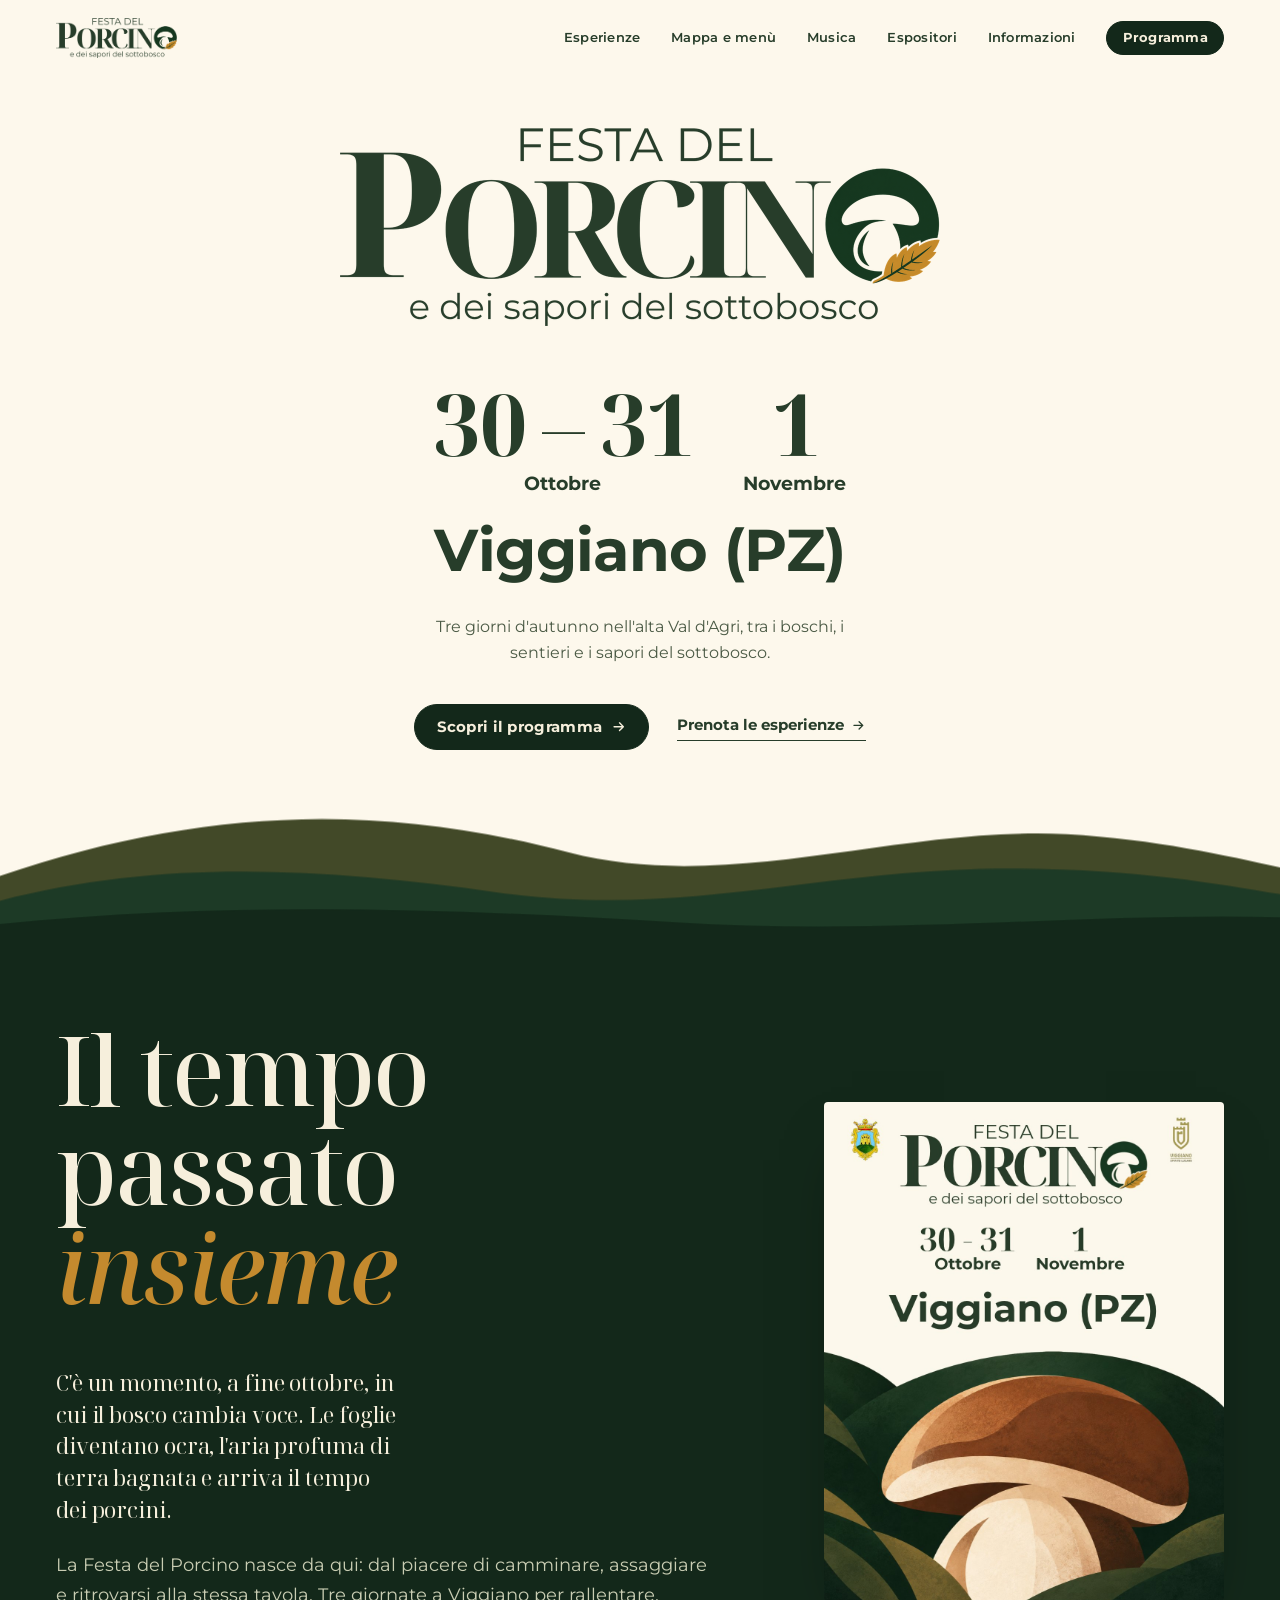
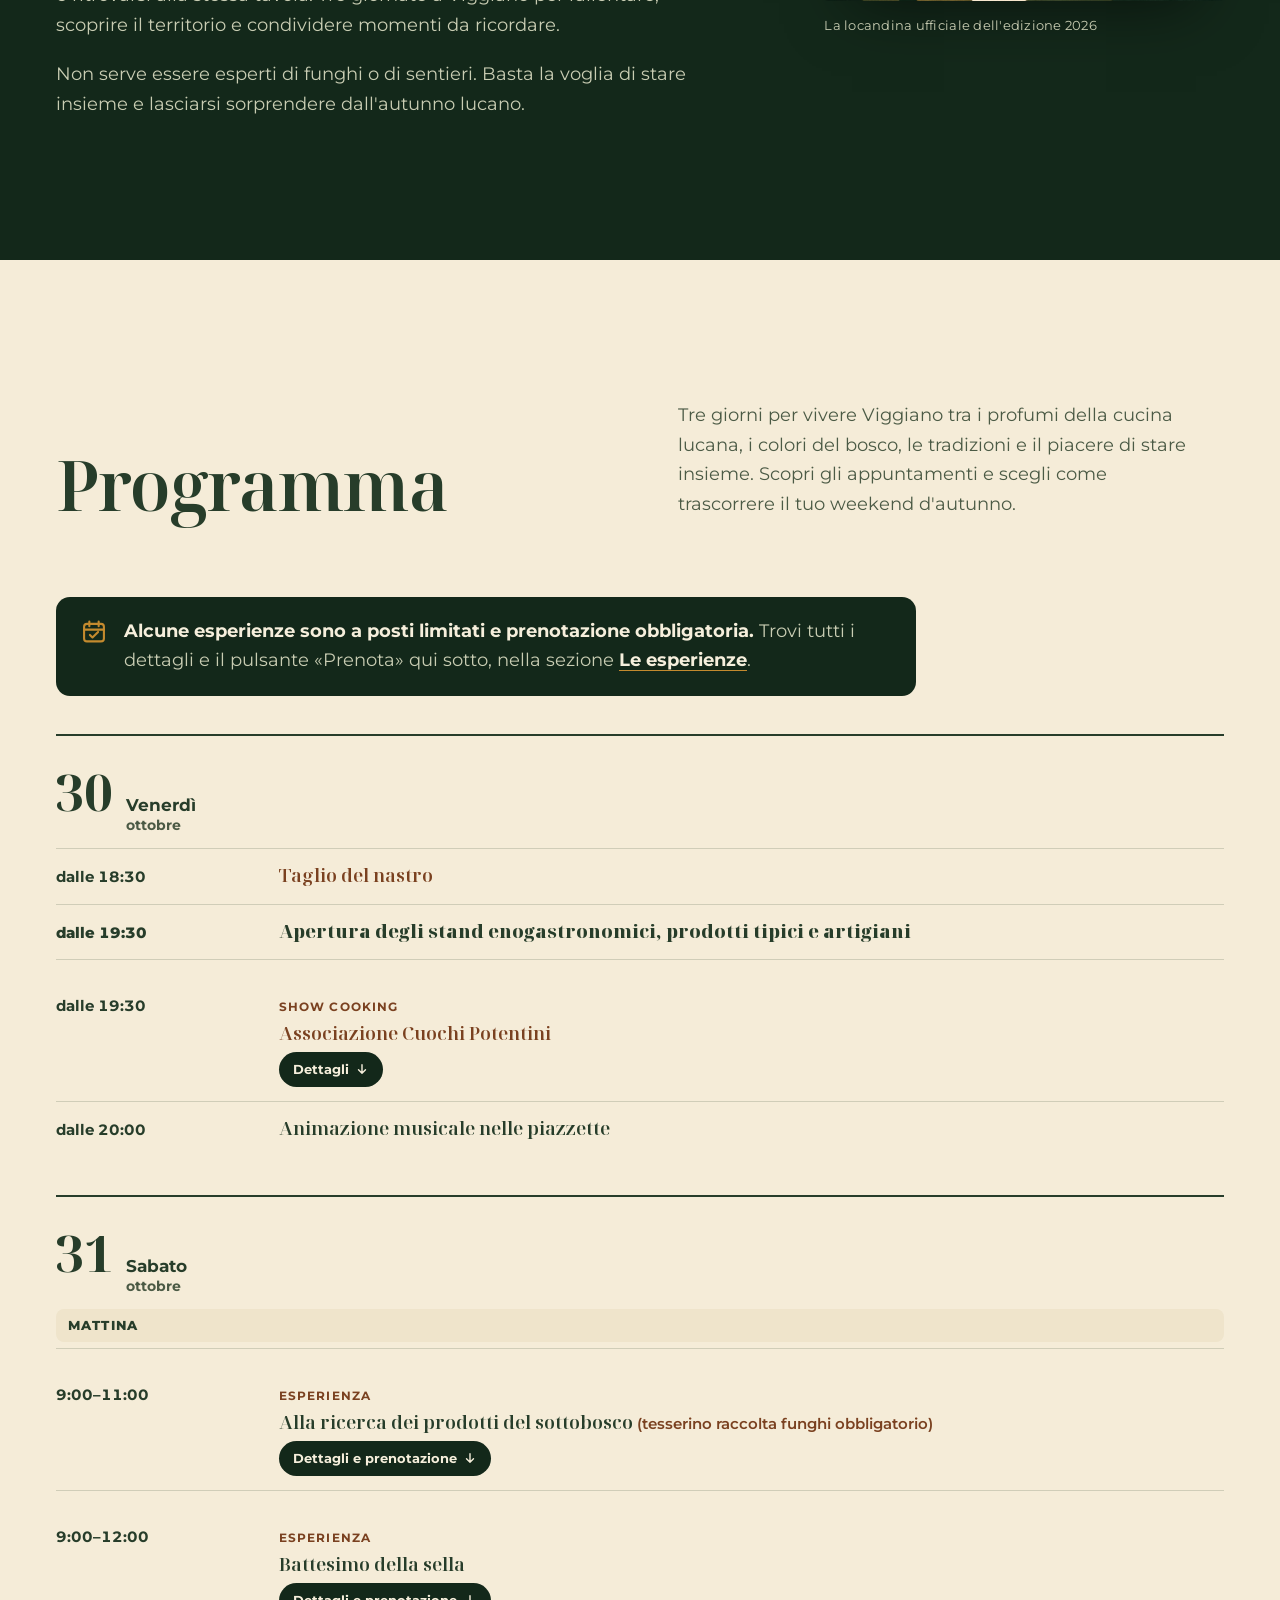
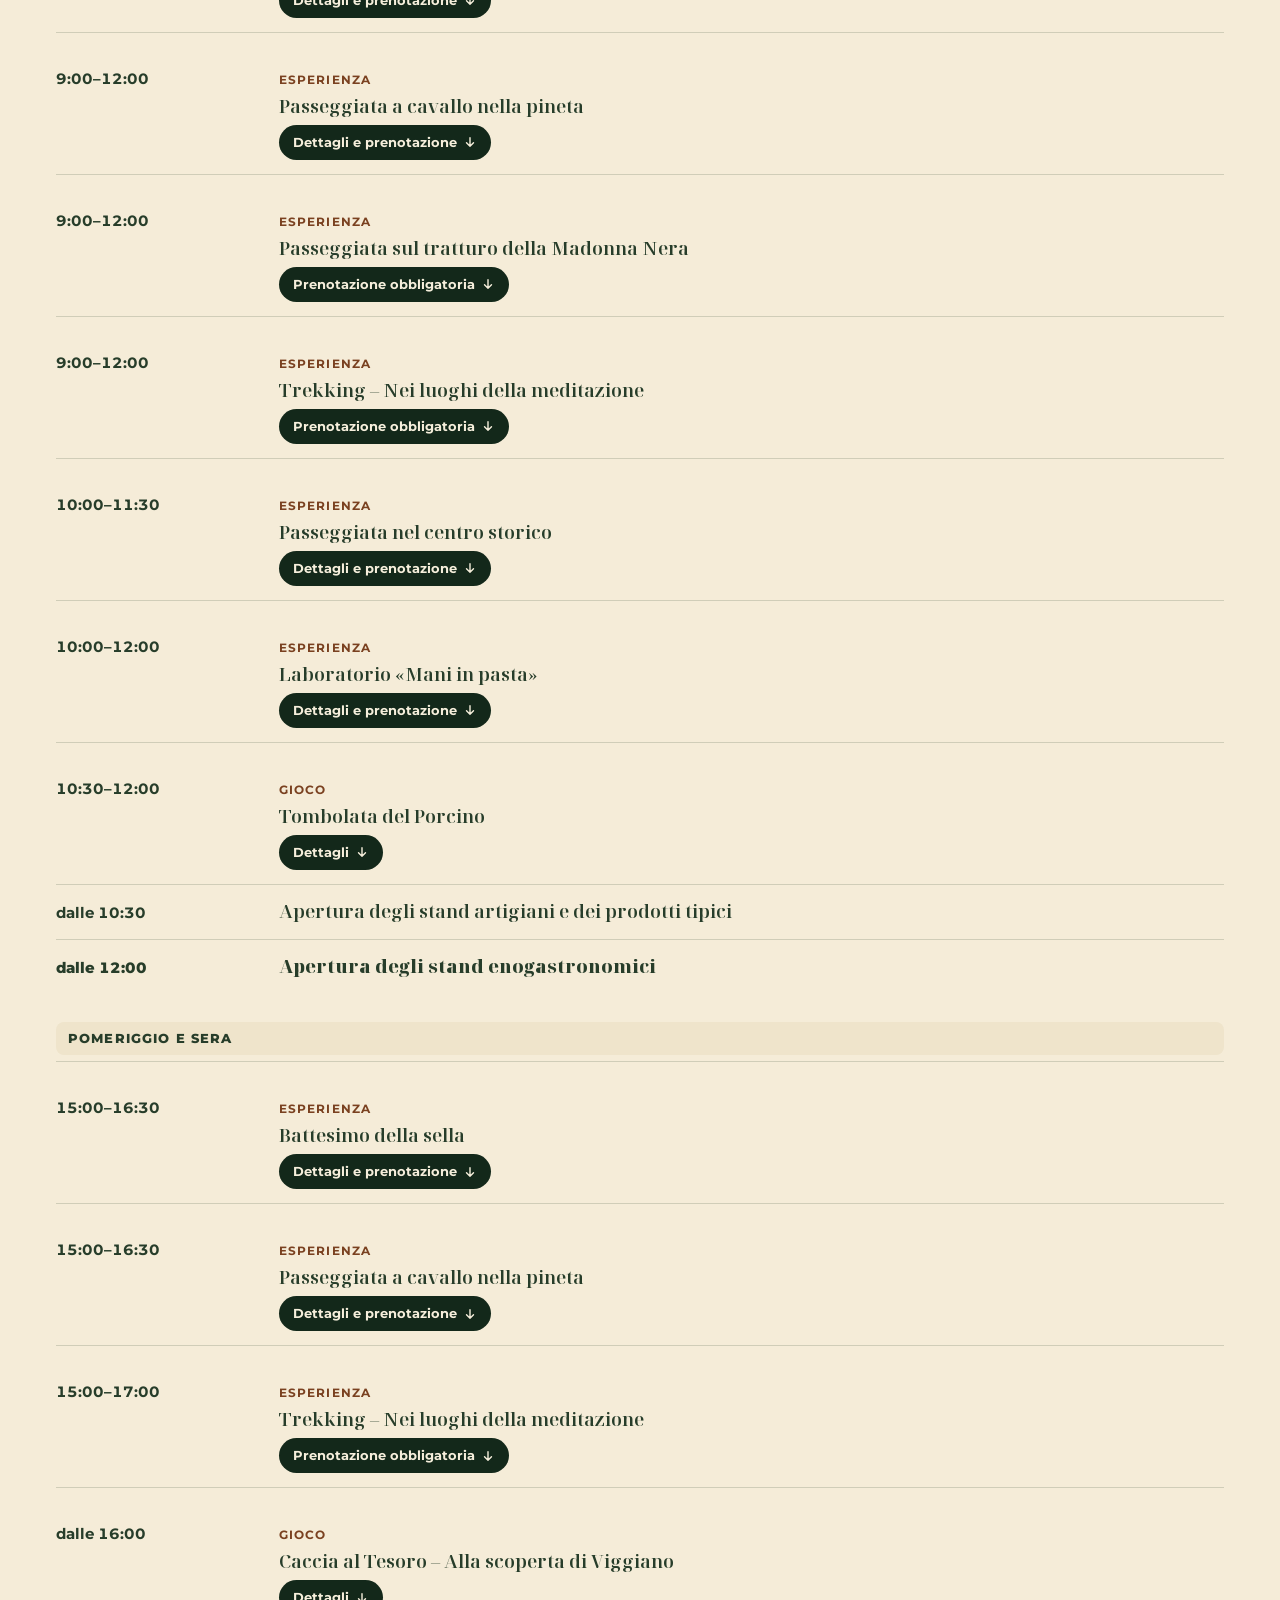
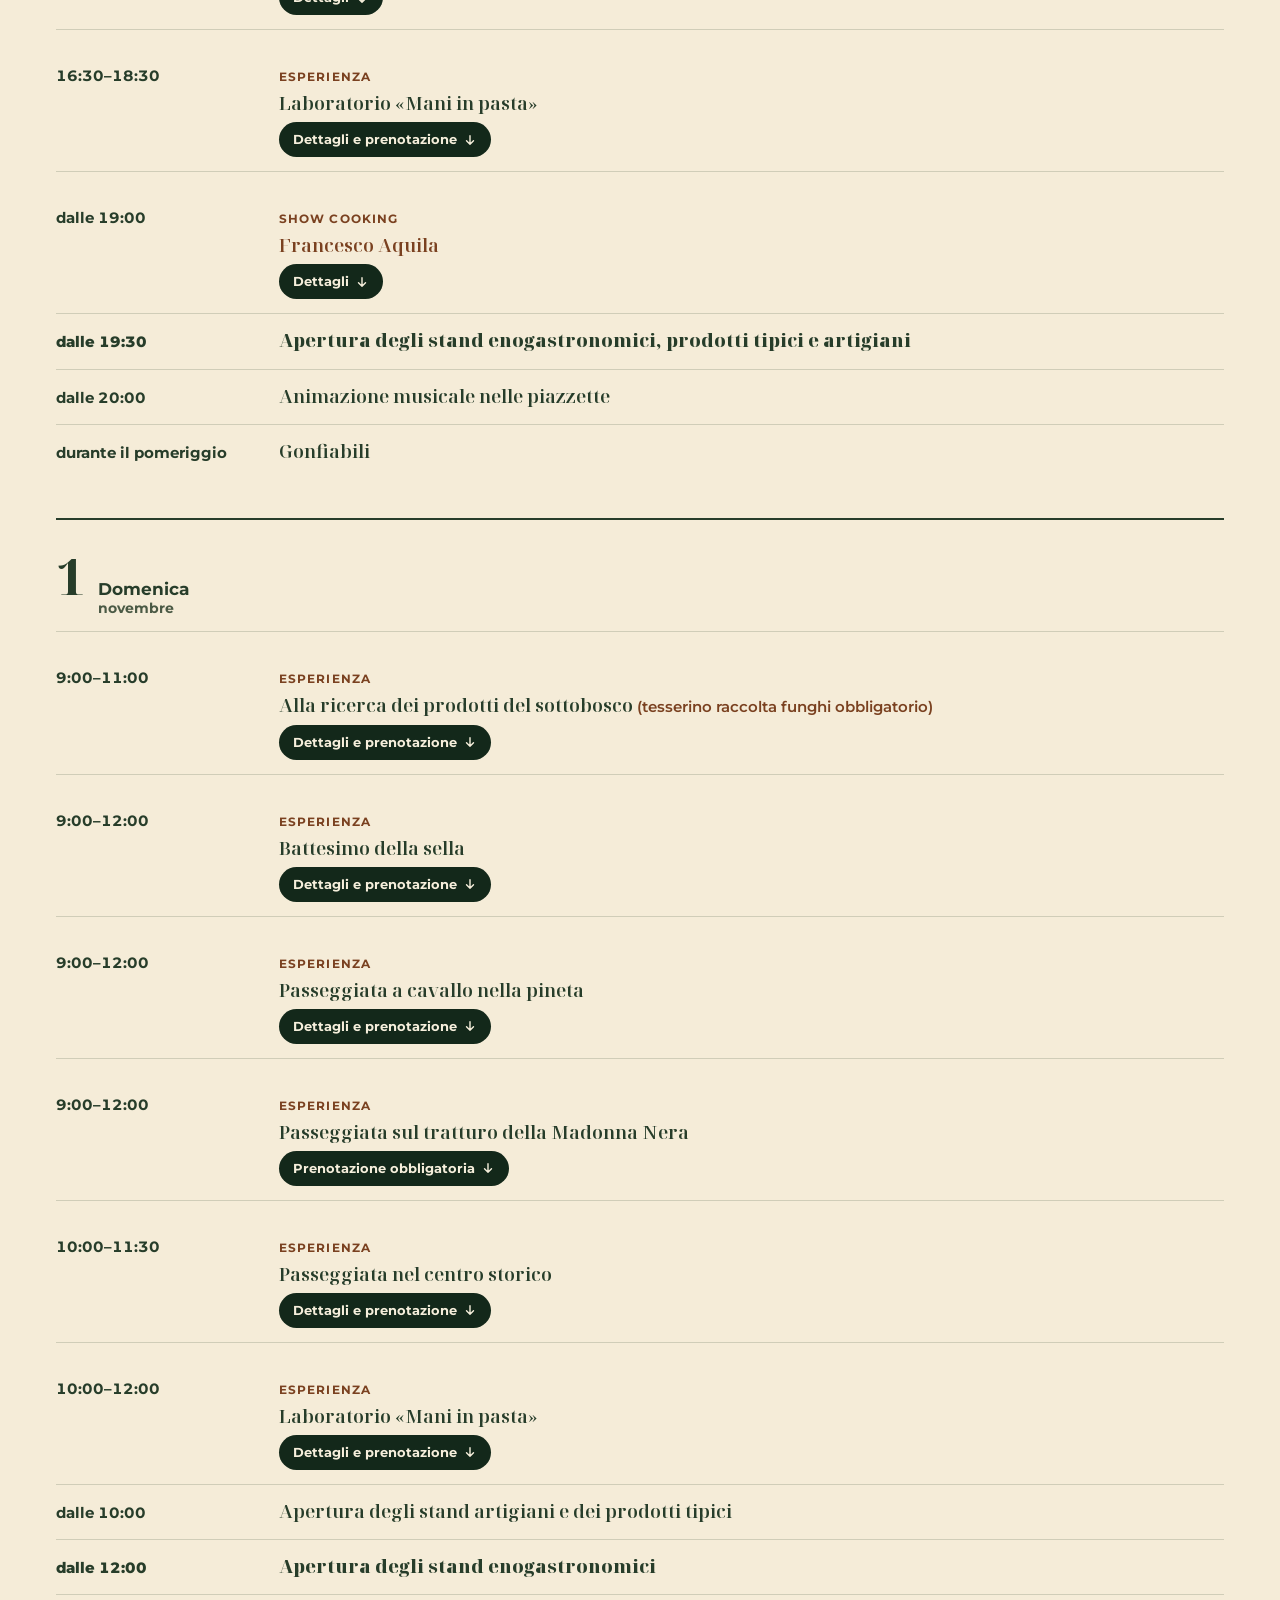
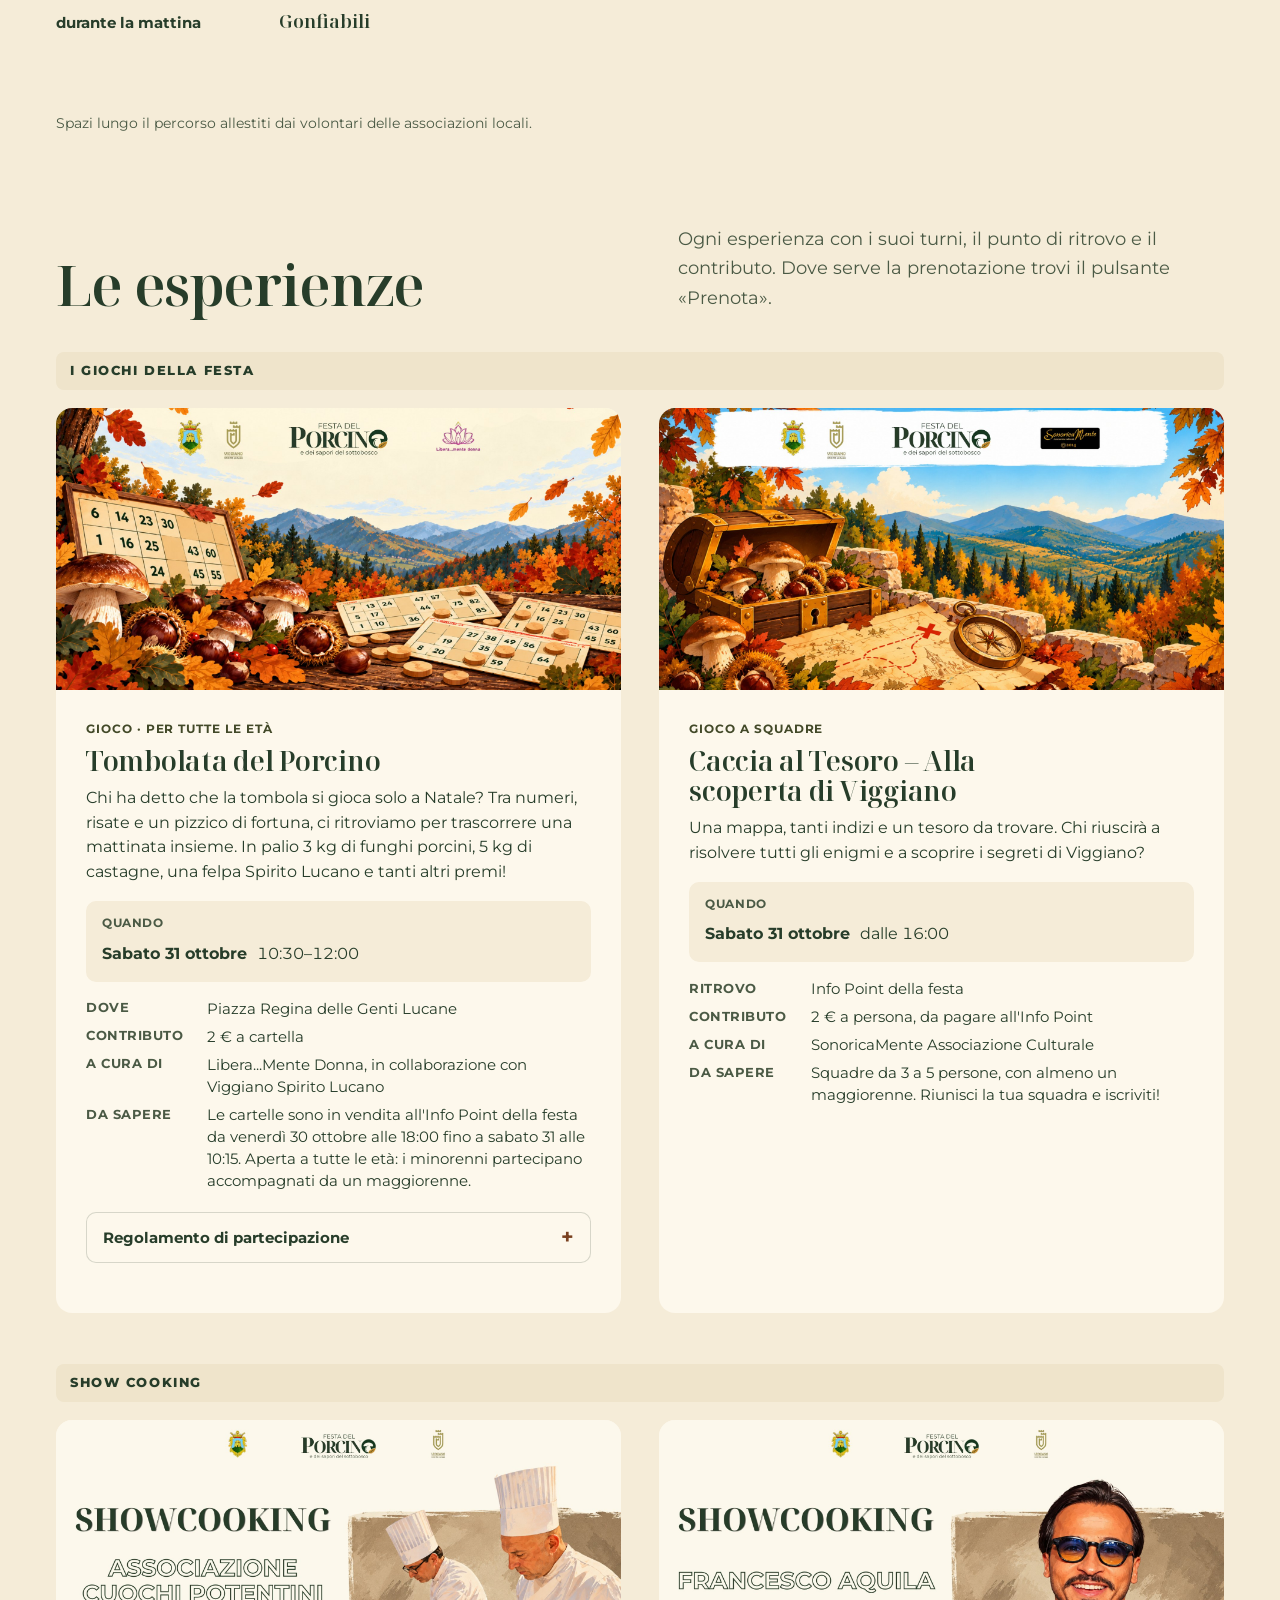
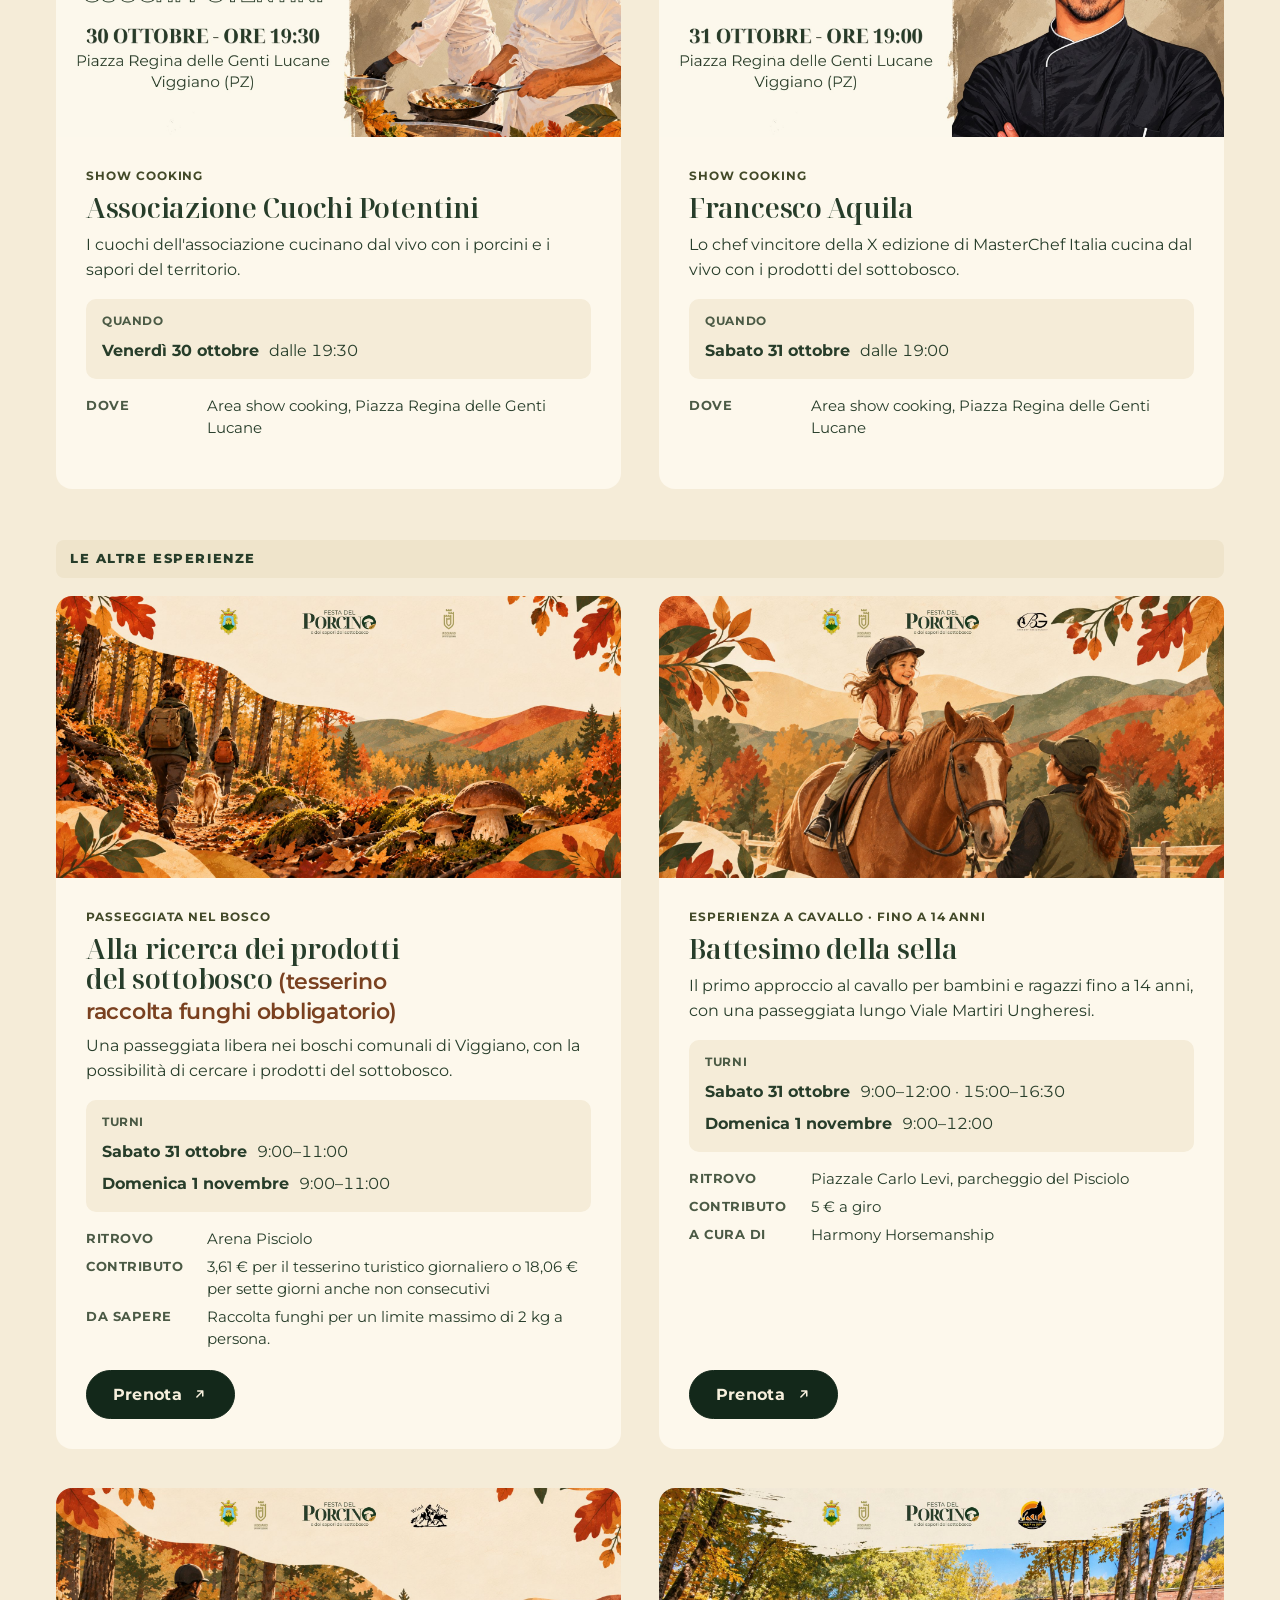
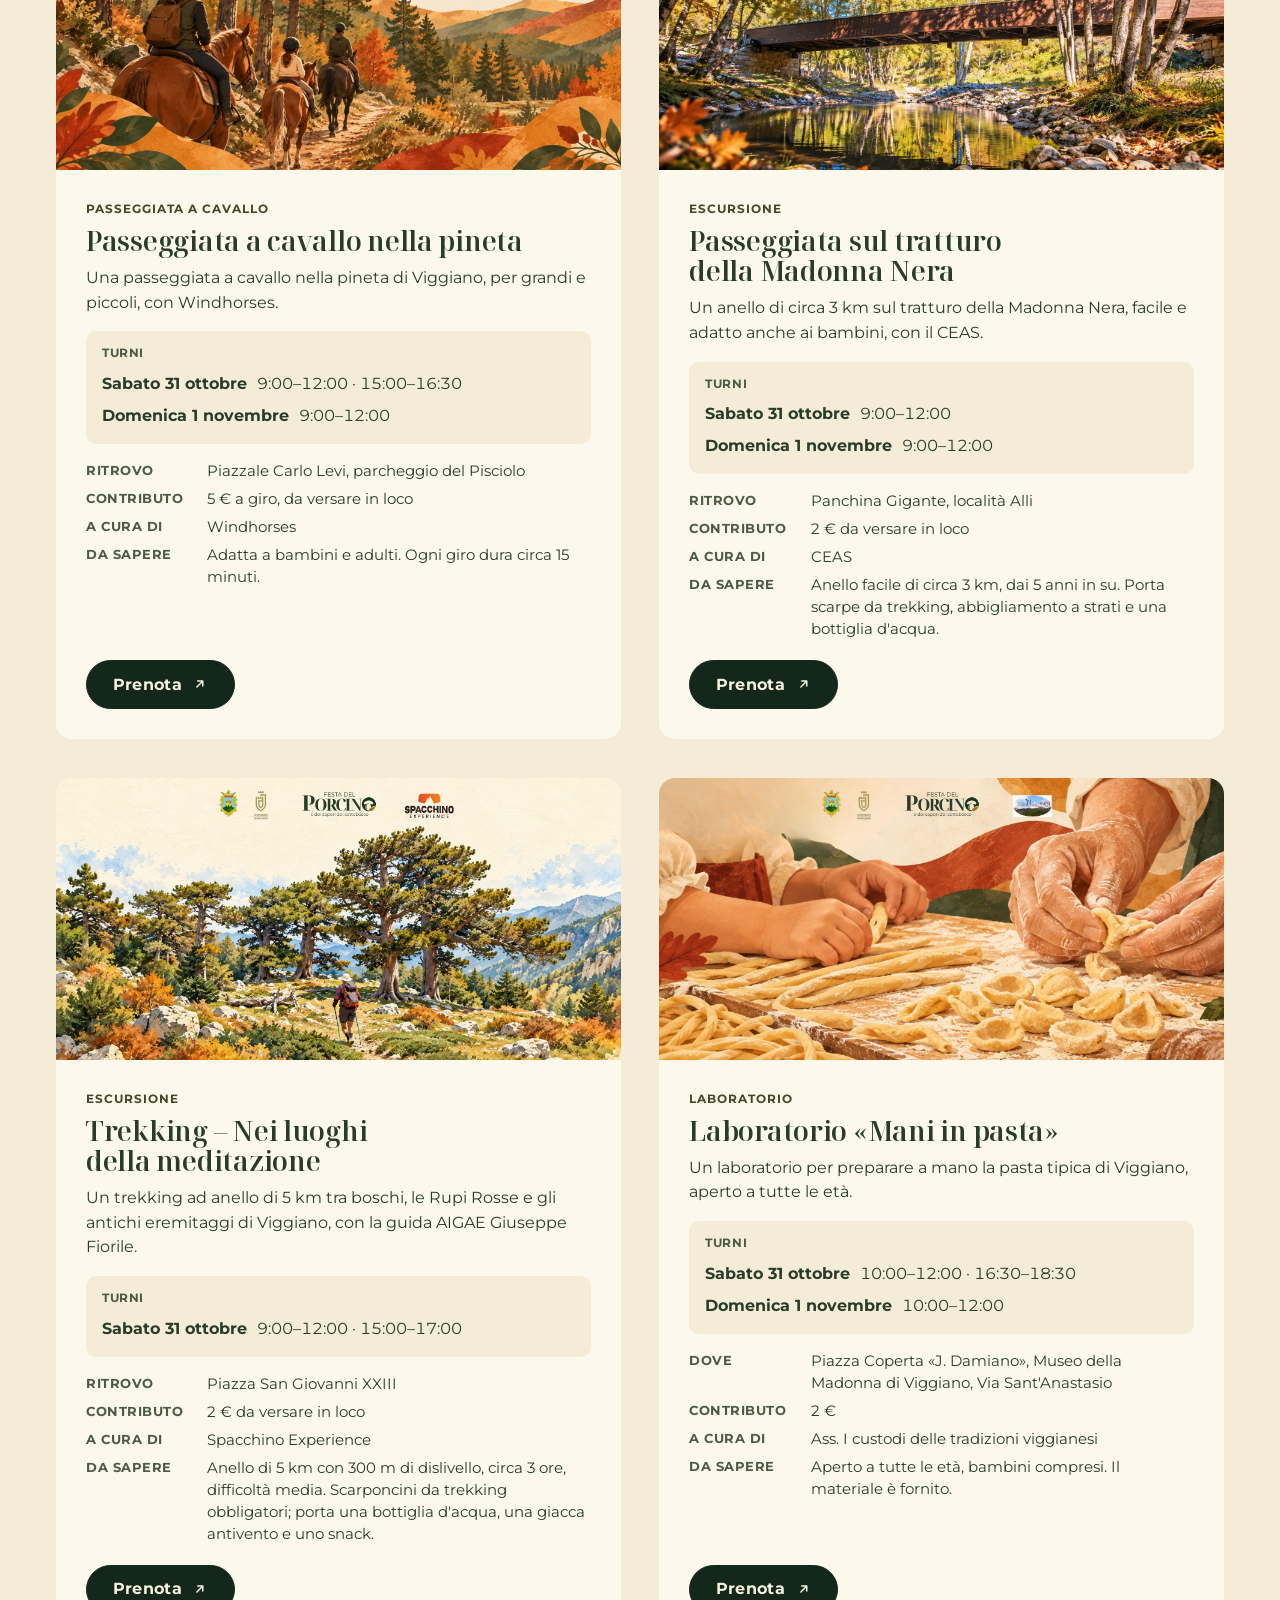
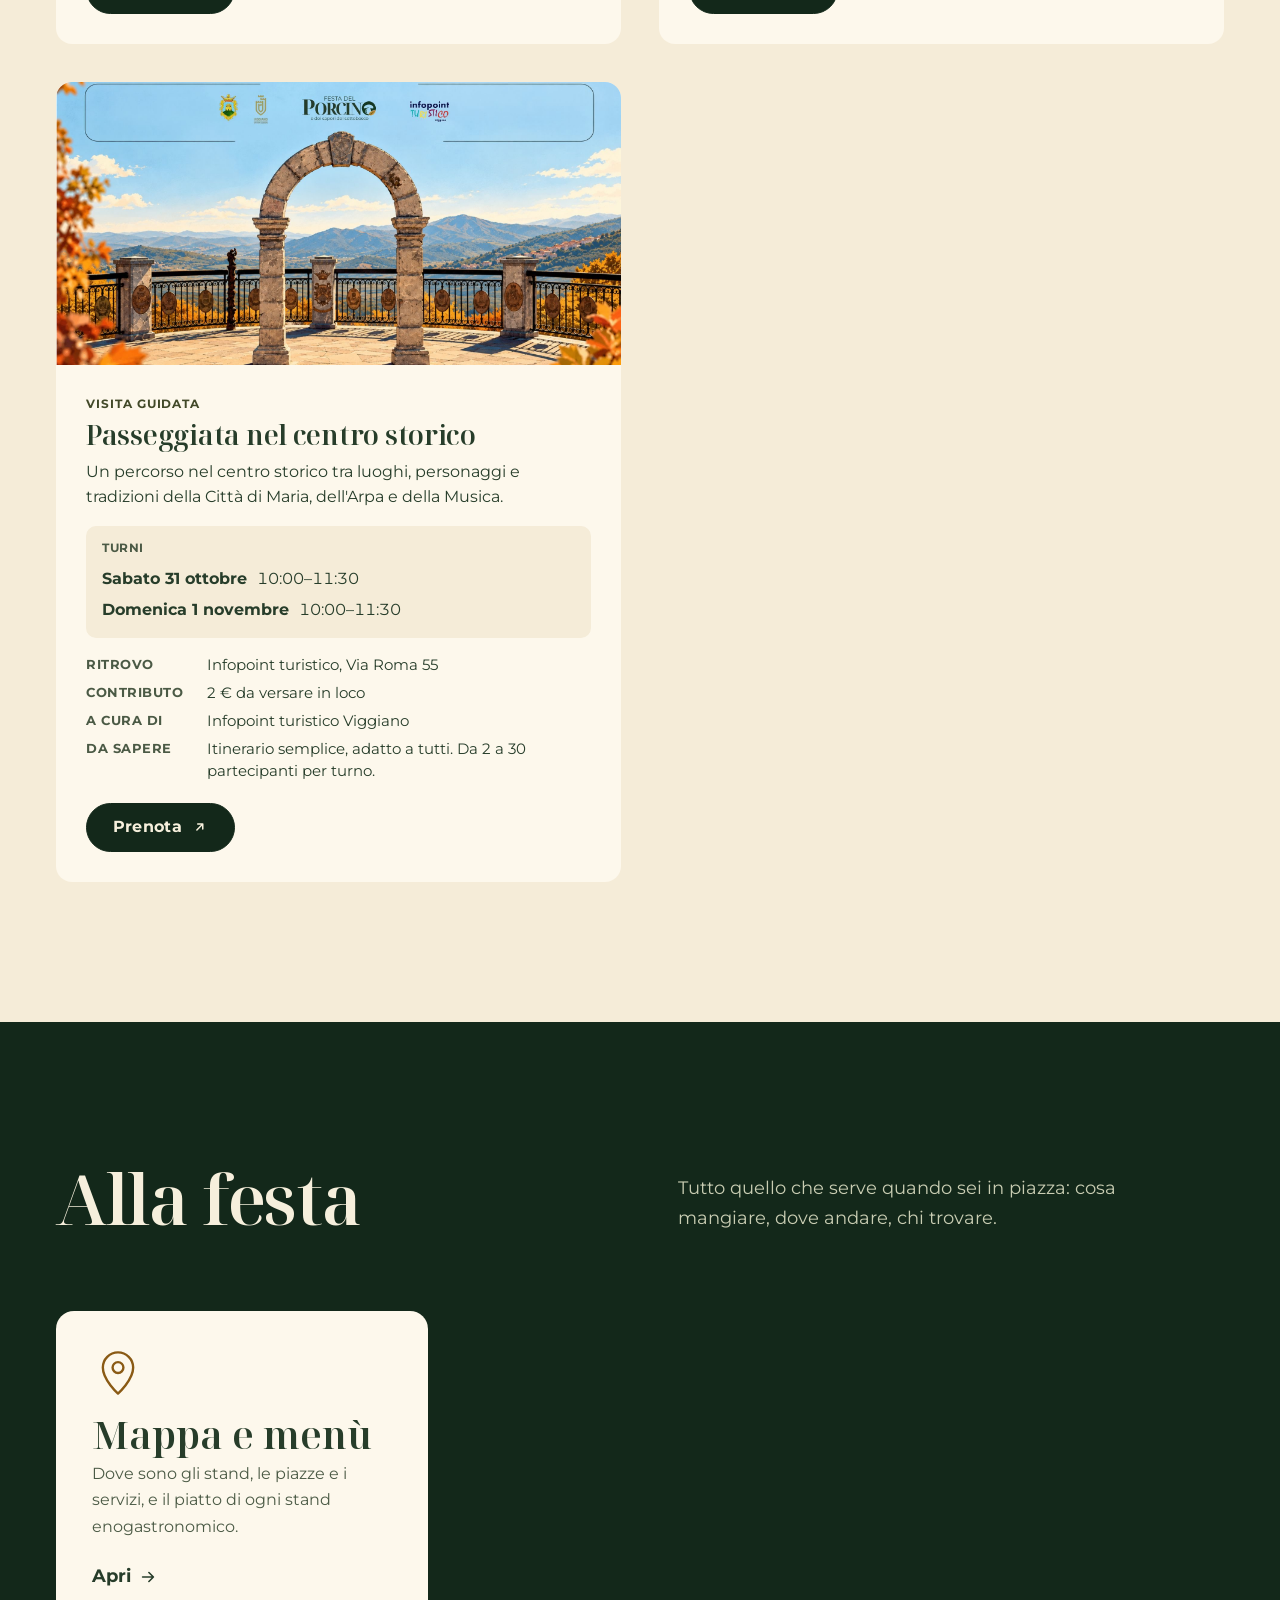
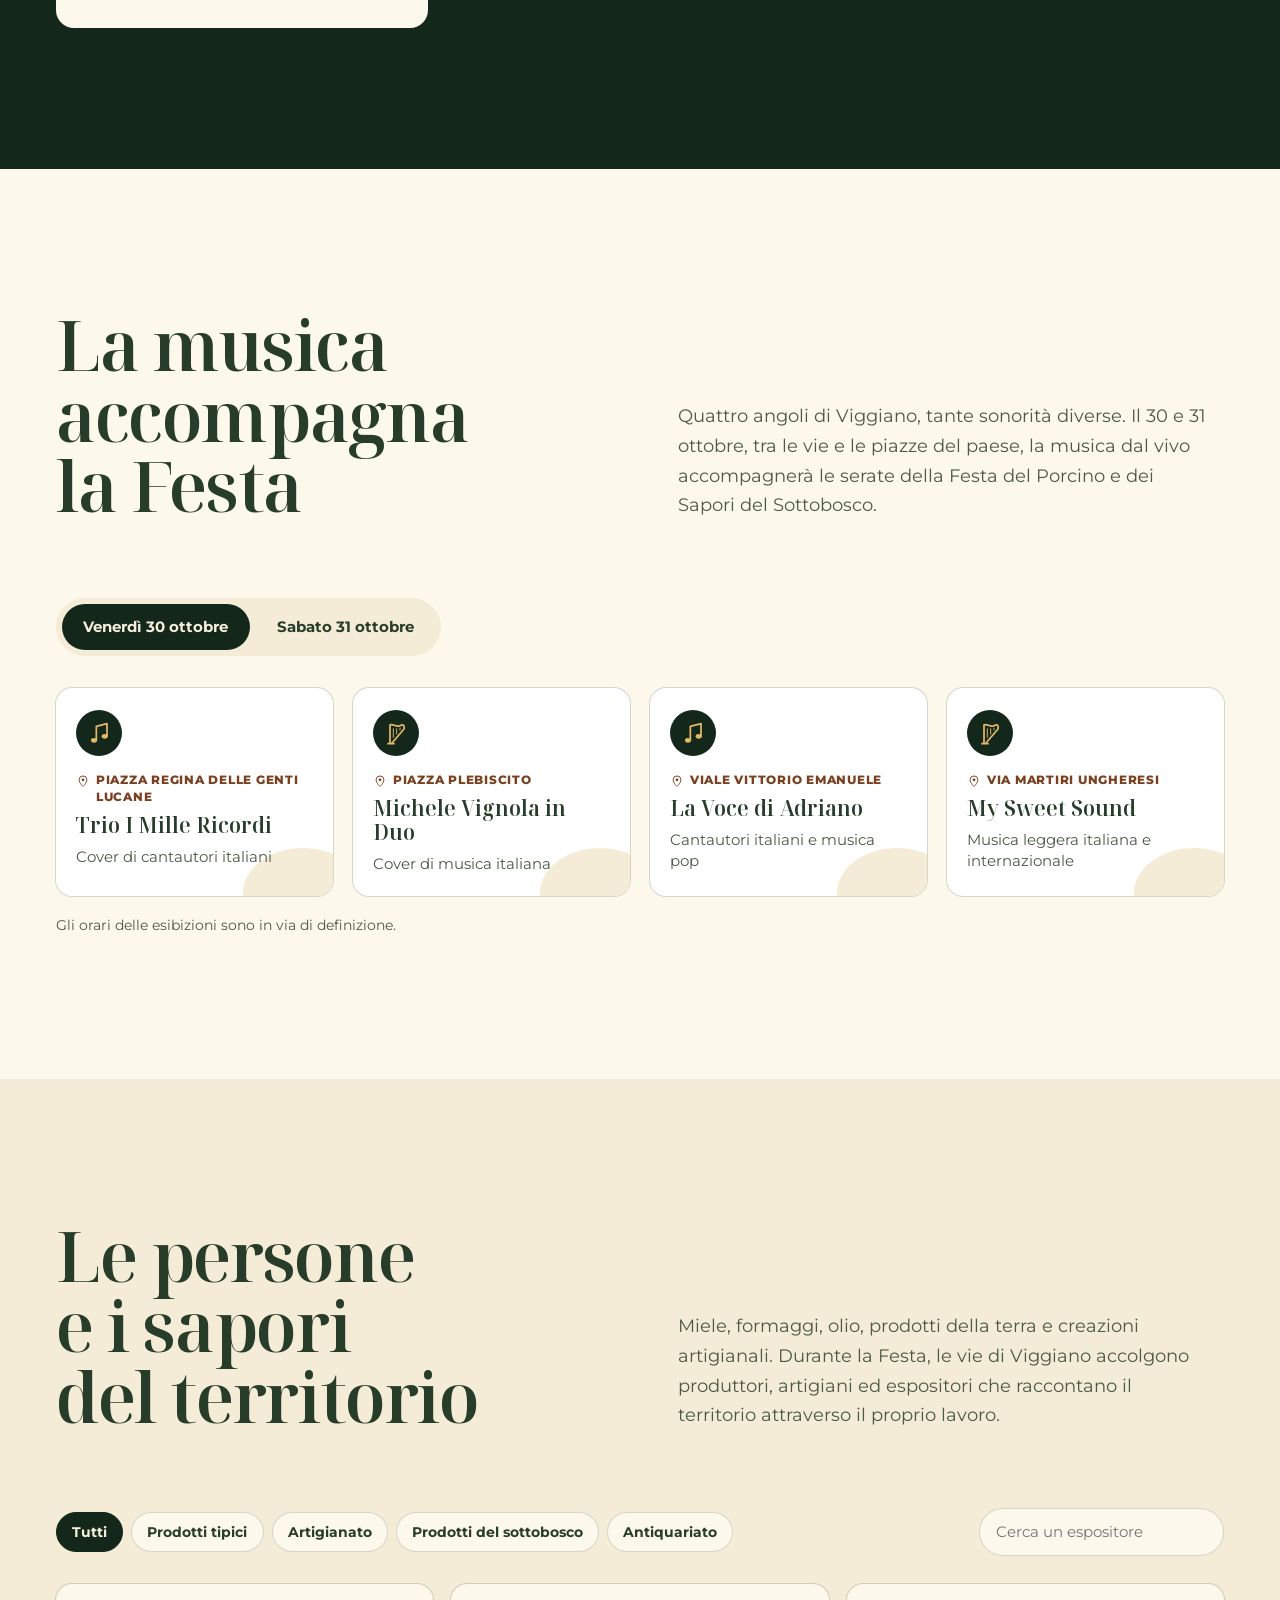
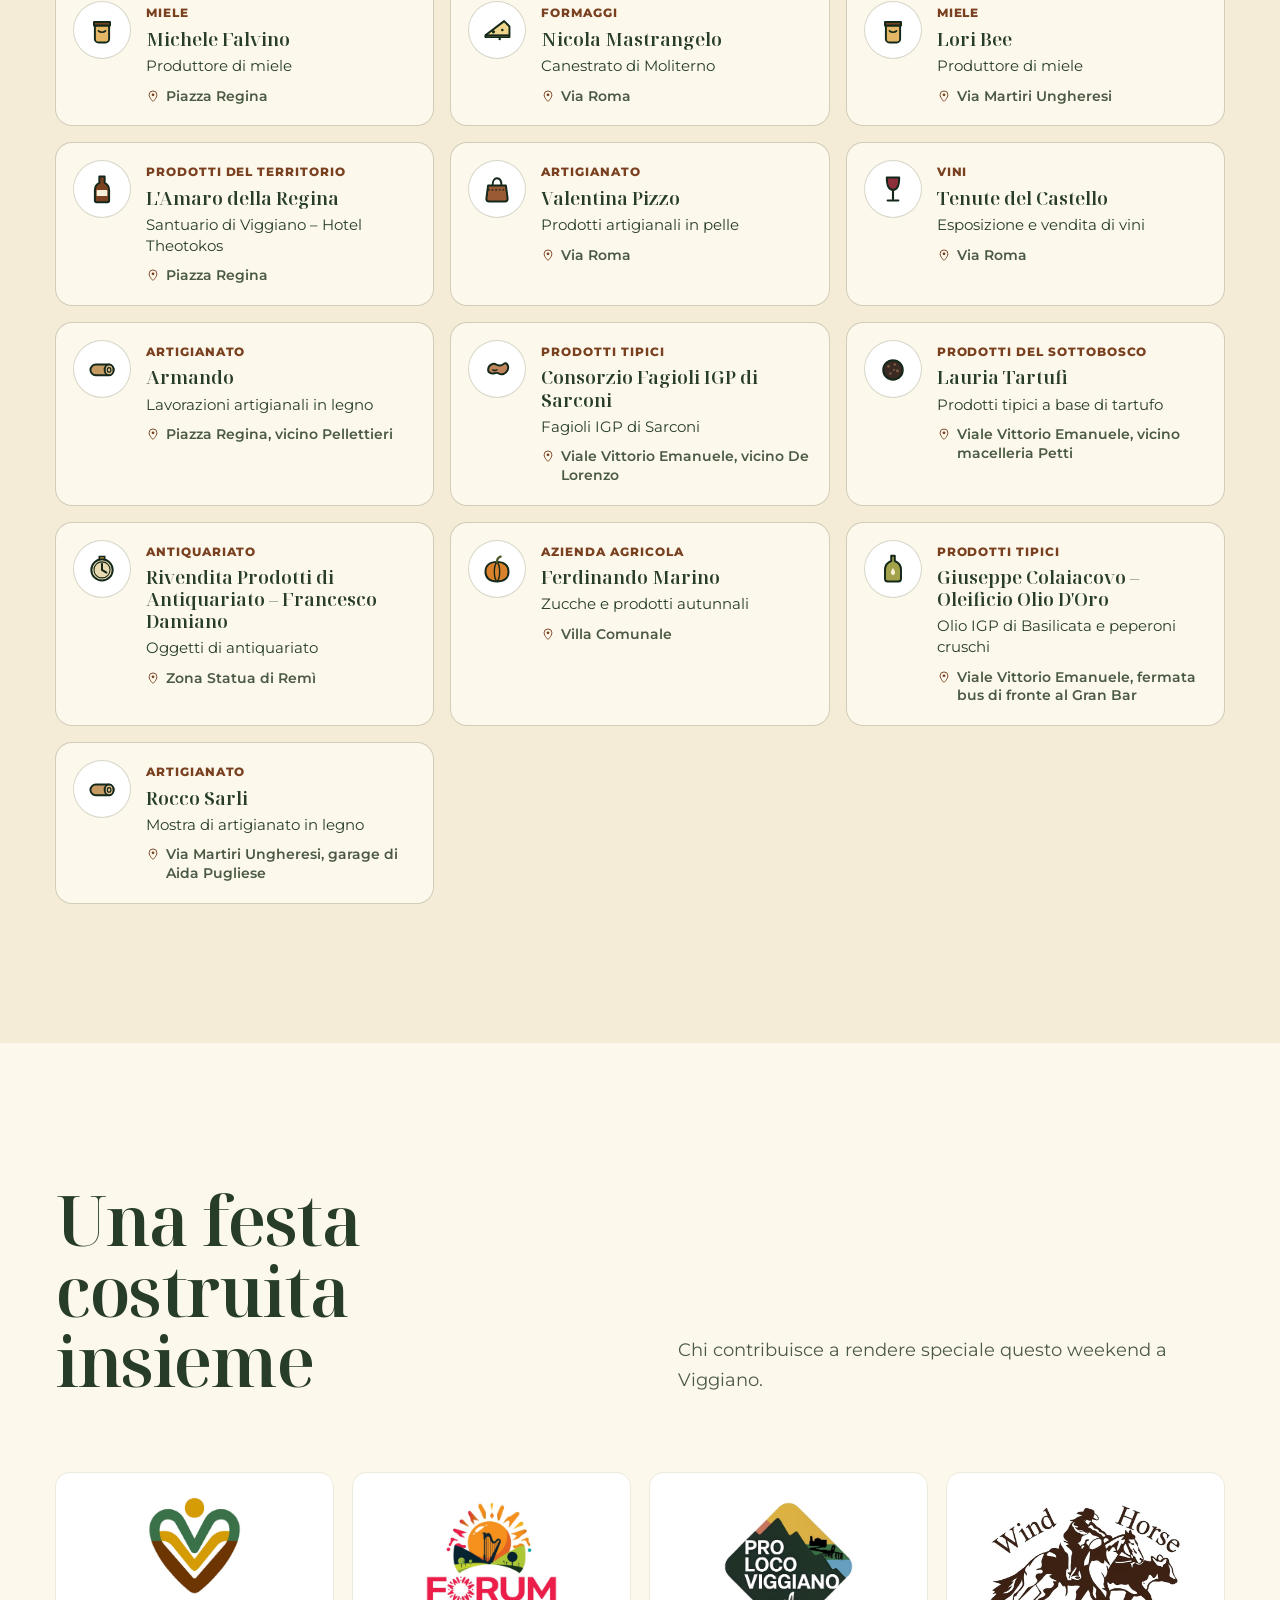
<file: esperienze/index.html>
<!doctype html>
<html lang="it">
<head>
<meta charset="utf-8">
<meta name="viewport" content="width=device-width, initial-scale=1">
<title>Esperienze da prenotare · Festa del Porcino e dei Sapori del Sottobosco · Viggiano (PZ)</title>
<meta name="description" content="Le esperienze della Festa del Porcino a Viggiano, 30–31 ottobre e 1 novembre 2026: passeggiate a cavallo, cammini nei boschi, meditazione, laboratori e show cooking. Orari, costi e prenotazione.">
<link rel="canonical" href="https://festadelporcino.it/esperienze/">
<meta name="theme-color" content="#fdf8ec">
<meta property="og:type" content="website">
<meta property="og:locale" content="it_IT">
<meta property="og:title" content="Esperienze da prenotare · Festa del Porcino e dei Sapori del Sottobosco · Viggiano (PZ)">
<meta property="og:description" content="Le esperienze della Festa del Porcino a Viggiano, 30–31 ottobre e 1 novembre 2026: passeggiate a cavallo, cammini nei boschi, meditazione, laboratori e show cooking. Orari, costi e prenotazione.">
<meta property="og:url" content="https://festadelporcino.it/esperienze/">
<meta property="og:image" content="https://festadelporcino.it/assets/img/ufficiali/locandina-16x9.jpg">
<meta name="twitter:card" content="summary_large_image">
<link rel="icon" href="/favicon.ico" sizes="48x48">
<link rel="icon" type="image/png" sizes="512x512" href="/assets/img/pittogramma-512.png">
<link rel="apple-touch-icon" href="/assets/img/apple-touch-icon.png">
<link rel="preload" href="/assets/fonts/noto-serif-display-latin-wght-normal.woff2" as="font" type="font/woff2" crossorigin>
<link rel="preload" href="/assets/fonts/montserrat-latin-wght-normal.woff2" as="font" type="font/woff2" crossorigin>
<link rel="stylesheet" href="/assets/css/site.css?v=mvqyszsk">
<script type="application/ld+json">{"@context":"https://schema.org","@type":"Festival","name":"Festa del Porcino e dei Sapori del Sottobosco","startDate":"2026-10-30","endDate":"2026-11-01","eventStatus":"https://schema.org/EventScheduled","eventAttendanceMode":"https://schema.org/OfflineEventAttendanceMode","image":["https://festadelporcino.it/assets/img/ufficiali/locandina-16x9.jpg","https://festadelporcino.it/assets/img/ufficiali/locandina-festa-del-porcino.jpg"],"url":"https://festadelporcino.it/","location":{"@type":"Place","name":"Viggiano","address":{"@type":"PostalAddress","addressLocality":"Viggiano","addressRegion":"PZ","addressCountry":"IT"}},"organizer":{"@type":"Organization","name":"Comune di Viggiano"}}</script>
</head>
<body>
<a class="skip" href="#contenuto">Vai al contenuto</a>
<header class="site-header">
  <div class="wrap">
    <a class="brand" href="/" aria-label="Festa del Porcino — homepage"><img src="/assets/img/logo-festa-del-porcino.png" alt="Festa del Porcino e dei sapori del sottobosco" width="1200" height="396"></a>
    <nav class="nav" aria-label="Sezioni">
      <a href="/esperienze/" data-sec="esperienze">Esperienze</a>
      <a href="/mappa/">Mappa e menù</a>
      <a href="/musica/" data-sec="musica">Musica</a>
      <a href="/espositori/" data-sec="espositori">Espositori</a>
      <a href="/informazioni/" data-sec="info">Informazioni</a>
      <a class="btn btn--small" href="/programma/" data-sec="programma">Programma</a>
    </nav>
  </div>
</header>
<main id="contenuto">

<section class="hero" aria-labelledby="hero-title">
  <div class="wrap hero__grid">
    <div class="hero__copy">
      <h1 id="hero-title" class="visually-hidden">Festa del Porcino e dei Sapori del Sottobosco — 30–31 ottobre e 1 novembre 2026, Viggiano (PZ)</h1>
      <img class="hero__logo" src="/assets/img/logo-festa-del-porcino.png" alt="" width="1200" height="396" fetchpriority="high">
      <div class="hero__dates" aria-hidden="true">
        <span class="hero__date"><b>30 – 31</b><span>Ottobre</span></span>
        <span class="hero__date"><b>1</b><span>Novembre</span></span>
      </div>
      <p class="hero__place">Viggiano (PZ)</p>
      <p class="hero__intro">Tre giorni d'autunno nell'alta Val d'Agri, tra i boschi, i sentieri e i sapori del sottobosco.</p>
      <div class="hero__actions">
        <a class="btn" href="/programma/" data-sec="programma">Scopri il programma <svg viewBox="0 0 20 20" aria-hidden="true" fill="none" stroke="currentColor" stroke-width="1.8" stroke-linecap="round" stroke-linejoin="round"><path d="M4 10h12M11 5l5 5-5 5"/></svg></a>
        <a class="link-arrow" href="/esperienze/" data-sec="esperienze">Prenota le esperienze <svg viewBox="0 0 20 20" aria-hidden="true" fill="none" stroke="currentColor" stroke-width="1.8" stroke-linecap="round" stroke-linejoin="round"><path d="M4 10h12M11 5l5 5-5 5"/></svg></a>
      </div>
    </div>
  </div>
  <svg class="hills" viewBox="0 0 1440 200" preserveAspectRatio="none" aria-hidden="true">
    <path class="h-back" d="M0 120 C 220 40 420 30 640 92 C 820 142 1010 60 1200 70 C 1300 76 1380 96 1440 110 V200 H0 Z"/>
    <path class="h-mid" d="M0 150 C 180 100 360 110 560 140 C 760 170 900 118 1100 112 C 1260 108 1360 128 1440 142 V200 H0 Z"/>
    <path class="h-front" d="M0 178 C 260 150 520 160 760 176 C 1000 192 1220 164 1440 170 V200 H0 Z"/>
  </svg>
</section>

<section class="section section--forest concept" id="concept" aria-labelledby="concept-title">
  <div class="wrap concept__grid">
    <div>
      <h2 class="display concept__title" id="concept-title">Il tempo passato <em>insieme</em></h2>
      <p class="lead">C'è un momento, a fine ottobre, in cui il bosco cambia voce. Le foglie diventano ocra, l'aria profuma di terra bagnata e arriva il tempo dei porcini.</p>
      <div class="prose">
        <p>La Festa del Porcino nasce da qui: dal piacere di camminare, assaggiare e ritrovarsi alla stessa tavola. Tre giornate a Viggiano per rallentare, scoprire il territorio e condividere momenti da ricordare.</p>
        <p>Non serve essere esperti di funghi o di sentieri. Basta la voglia di stare insieme e lasciarsi sorprendere dall'autunno lucano.</p>
      </div>
    </div>
    <figure class="poster">
      <img src="/assets/img/ufficiali/locandina-festa-del-porcino.jpg" alt="Locandina ufficiale: Festa del Porcino e dei sapori del sottobosco, 30–31 ottobre e 1 novembre 2026, Viggiano (PZ)" width="1080" height="1350" loading="lazy">
      <figcaption>La locandina ufficiale dell'edizione 2026</figcaption>
    </figure>
  </div>
</section>

<section class="section section--deep" id="programma" aria-labelledby="programma-title">
  <div class="wrap">
    <div class="section-head">
      <h2 class="display h-section" id="programma-title">Programma</h2>
      <p class="muted">Tre giorni per vivere Viggiano tra i profumi della cucina lucana, i colori del bosco, le tradizioni e il piacere di stare insieme. Scopri gli appuntamenti e scegli come trascorrere il tuo weekend d'autunno.</p>
    </div>
    <div class="booking-notice">
      <svg viewBox="0 0 24 24" aria-hidden="true" fill="none" stroke="currentColor" stroke-width="1.8" stroke-linecap="round" stroke-linejoin="round"><rect x="3.5" y="5" width="17" height="15" rx="2.5"/><path d="M3.5 10h17M8 3v4M16 3v4M8.5 14.5l2.2 2.2 4.8-4.8"/></svg>
      <p><b>Alcune esperienze sono a posti limitati e prenotazione obbligatoria.</b> Trovi tutti i dettagli e il pulsante «Prenota» qui sotto, nella sezione <a href="/esperienze/" data-sec="esperienze">Le esperienze</a>.</p>
    </div><div class="tl"><section class="tl-day" id="g-2026-10-30" aria-labelledby="tl-2026-10-30">
      <h3 class="tl-day__head" id="tl-2026-10-30"><span class="tl-day__num">30</span><span class="tl-day__name"><b>Venerdì</b><span>ottobre</span></span></h3>
      <ol class="tl-rows"><li class="tl-row tl-row--key">
          <div class="tl-label"><span class="tl-time num"><span class="nowrap">dalle 18:30</span></span><span class="tl-main"><span class="tl-name">Taglio del nastro</span></span></div>
        </li>
<li class="tl-row tl-row--bold">
          <div class="tl-label"><span class="tl-time num"><span class="nowrap">dalle 19:30</span></span><span class="tl-main"><span class="tl-name">Apertura degli stand enogastronomici, prodotti tipici e artigiani</span></span></div>
        </li>
<li class="tl-row tl-row--key">
          <div class="tl-label"><span class="tl-time num"><span class="nowrap">dalle 19:30</span></span><span class="tl-main"><span class="tl-kind">Show cooking</span><span class="tl-name"><a href="#esp-show-cooking-cuochi-potentini">Associazione Cuochi Potentini</a></span><a class="tl-go" href="#esp-show-cooking-cuochi-potentini">Dettagli <svg viewBox="0 0 20 20" aria-hidden="true" fill="none" stroke="currentColor" stroke-width="2" stroke-linecap="round" stroke-linejoin="round"><path d="M10 4v12M5 11l5 5 5-5"/></svg></a></span></div>
        </li>
<li class="tl-row">
          <div class="tl-label"><span class="tl-time num"><span class="nowrap">dalle 20:00</span></span><span class="tl-main"><span class="tl-name">Animazione musicale nelle piazzette</span></span></div>
        </li></ol>
    </section>
<section class="tl-day" id="g-2026-10-31" aria-labelledby="tl-2026-10-31">
      <h3 class="tl-day__head" id="tl-2026-10-31"><span class="tl-day__num">31</span><span class="tl-day__name"><b>Sabato</b><span>ottobre</span></span></h3>
      <div class="tl-part"><h4 class="tl-part__head">Mattina</h4><ol class="tl-rows"><li class="tl-row">
          <div class="tl-label"><span class="tl-time num"><span class="nowrap">9:00–11:00</span></span><span class="tl-main"><span class="tl-kind">Esperienza</span><span class="tl-name"><a href="#esp-alla-ricerca-dei-prodotti-del-sottobosco">Alla ricerca dei prodotti del sottobosco</a> <span class="tl-note">(tesserino raccolta funghi obbligatorio)</span></span><a class="tl-go" href="#esp-alla-ricerca-dei-prodotti-del-sottobosco">Dettagli e prenotazione <svg viewBox="0 0 20 20" aria-hidden="true" fill="none" stroke="currentColor" stroke-width="2" stroke-linecap="round" stroke-linejoin="round"><path d="M10 4v12M5 11l5 5 5-5"/></svg></a></span></div>
        </li>
<li class="tl-row">
          <div class="tl-label"><span class="tl-time num"><span class="nowrap">9:00–12:00</span></span><span class="tl-main"><span class="tl-kind">Esperienza</span><span class="tl-name"><a href="#esp-battesimo-della-sella">Battesimo della sella</a></span><a class="tl-go" href="#esp-battesimo-della-sella">Dettagli e prenotazione <svg viewBox="0 0 20 20" aria-hidden="true" fill="none" stroke="currentColor" stroke-width="2" stroke-linecap="round" stroke-linejoin="round"><path d="M10 4v12M5 11l5 5 5-5"/></svg></a></span></div>
        </li>
<li class="tl-row">
          <div class="tl-label"><span class="tl-time num"><span class="nowrap">9:00–12:00</span></span><span class="tl-main"><span class="tl-kind">Esperienza</span><span class="tl-name"><a href="#esp-passeggiata-a-cavallo-nella-pineta">Passeggiata a cavallo nella pineta</a></span><a class="tl-go" href="#esp-passeggiata-a-cavallo-nella-pineta">Dettagli e prenotazione <svg viewBox="0 0 20 20" aria-hidden="true" fill="none" stroke="currentColor" stroke-width="2" stroke-linecap="round" stroke-linejoin="round"><path d="M10 4v12M5 11l5 5 5-5"/></svg></a></span></div>
        </li>
<li class="tl-row">
          <div class="tl-label"><span class="tl-time num"><span class="nowrap">9:00–12:00</span></span><span class="tl-main"><span class="tl-kind">Esperienza</span><span class="tl-name"><a href="#esp-passeggiata-sul-tratturo-della-madonna-nera">Passeggiata sul tratturo della Madonna Nera</a></span><a class="tl-go" href="#esp-passeggiata-sul-tratturo-della-madonna-nera">Prenotazione obbligatoria <svg viewBox="0 0 20 20" aria-hidden="true" fill="none" stroke="currentColor" stroke-width="2" stroke-linecap="round" stroke-linejoin="round"><path d="M10 4v12M5 11l5 5 5-5"/></svg></a></span></div>
        </li>
<li class="tl-row">
          <div class="tl-label"><span class="tl-time num"><span class="nowrap">9:00–12:00</span></span><span class="tl-main"><span class="tl-kind">Esperienza</span><span class="tl-name"><a href="#esp-nei-luoghi-della-meditazione">Trekking – Nei luoghi della meditazione</a></span><a class="tl-go" href="#esp-nei-luoghi-della-meditazione">Prenotazione obbligatoria <svg viewBox="0 0 20 20" aria-hidden="true" fill="none" stroke="currentColor" stroke-width="2" stroke-linecap="round" stroke-linejoin="round"><path d="M10 4v12M5 11l5 5 5-5"/></svg></a></span></div>
        </li>
<li class="tl-row">
          <div class="tl-label"><span class="tl-time num"><span class="nowrap">10:00–11:30</span></span><span class="tl-main"><span class="tl-kind">Esperienza</span><span class="tl-name"><a href="#esp-passeggiata-nel-centro-storico">Passeggiata nel centro storico</a></span><a class="tl-go" href="#esp-passeggiata-nel-centro-storico">Dettagli e prenotazione <svg viewBox="0 0 20 20" aria-hidden="true" fill="none" stroke="currentColor" stroke-width="2" stroke-linecap="round" stroke-linejoin="round"><path d="M10 4v12M5 11l5 5 5-5"/></svg></a></span></div>
        </li>
<li class="tl-row">
          <div class="tl-label"><span class="tl-time num"><span class="nowrap">10:00–12:00</span></span><span class="tl-main"><span class="tl-kind">Esperienza</span><span class="tl-name"><a href="#esp-laboratorio-mani-in-pasta">Laboratorio «Mani in pasta»</a></span><a class="tl-go" href="#esp-laboratorio-mani-in-pasta">Dettagli e prenotazione <svg viewBox="0 0 20 20" aria-hidden="true" fill="none" stroke="currentColor" stroke-width="2" stroke-linecap="round" stroke-linejoin="round"><path d="M10 4v12M5 11l5 5 5-5"/></svg></a></span></div>
        </li>
<li class="tl-row">
          <div class="tl-label"><span class="tl-time num"><span class="nowrap">10:30–12:00</span></span><span class="tl-main"><span class="tl-kind">Gioco</span><span class="tl-name"><a href="#esp-tombolata-del-porcino">Tombolata del Porcino</a></span><a class="tl-go" href="#esp-tombolata-del-porcino">Dettagli <svg viewBox="0 0 20 20" aria-hidden="true" fill="none" stroke="currentColor" stroke-width="2" stroke-linecap="round" stroke-linejoin="round"><path d="M10 4v12M5 11l5 5 5-5"/></svg></a></span></div>
        </li>
<li class="tl-row">
          <div class="tl-label"><span class="tl-time num"><span class="nowrap">dalle 10:30</span></span><span class="tl-main"><span class="tl-name">Apertura degli stand artigiani e dei prodotti tipici</span></span></div>
        </li>
<li class="tl-row tl-row--bold">
          <div class="tl-label"><span class="tl-time num"><span class="nowrap">dalle 12:00</span></span><span class="tl-main"><span class="tl-name">Apertura degli stand enogastronomici</span></span></div>
        </li></ol></div>
<div class="tl-part"><h4 class="tl-part__head">Pomeriggio e sera</h4><ol class="tl-rows"><li class="tl-row">
          <div class="tl-label"><span class="tl-time num"><span class="nowrap">15:00–16:30</span></span><span class="tl-main"><span class="tl-kind">Esperienza</span><span class="tl-name"><a href="#esp-battesimo-della-sella">Battesimo della sella</a></span><a class="tl-go" href="#esp-battesimo-della-sella">Dettagli e prenotazione <svg viewBox="0 0 20 20" aria-hidden="true" fill="none" stroke="currentColor" stroke-width="2" stroke-linecap="round" stroke-linejoin="round"><path d="M10 4v12M5 11l5 5 5-5"/></svg></a></span></div>
        </li>
<li class="tl-row">
          <div class="tl-label"><span class="tl-time num"><span class="nowrap">15:00–16:30</span></span><span class="tl-main"><span class="tl-kind">Esperienza</span><span class="tl-name"><a href="#esp-passeggiata-a-cavallo-nella-pineta">Passeggiata a cavallo nella pineta</a></span><a class="tl-go" href="#esp-passeggiata-a-cavallo-nella-pineta">Dettagli e prenotazione <svg viewBox="0 0 20 20" aria-hidden="true" fill="none" stroke="currentColor" stroke-width="2" stroke-linecap="round" stroke-linejoin="round"><path d="M10 4v12M5 11l5 5 5-5"/></svg></a></span></div>
        </li>
<li class="tl-row">
          <div class="tl-label"><span class="tl-time num"><span class="nowrap">15:00–17:00</span></span><span class="tl-main"><span class="tl-kind">Esperienza</span><span class="tl-name"><a href="#esp-nei-luoghi-della-meditazione">Trekking – Nei luoghi della meditazione</a></span><a class="tl-go" href="#esp-nei-luoghi-della-meditazione">Prenotazione obbligatoria <svg viewBox="0 0 20 20" aria-hidden="true" fill="none" stroke="currentColor" stroke-width="2" stroke-linecap="round" stroke-linejoin="round"><path d="M10 4v12M5 11l5 5 5-5"/></svg></a></span></div>
        </li>
<li class="tl-row">
          <div class="tl-label"><span class="tl-time num"><span class="nowrap">dalle 16:00</span></span><span class="tl-main"><span class="tl-kind">Gioco</span><span class="tl-name"><a href="#esp-caccia-al-tesoro">Caccia al Tesoro – Alla scoperta di Viggiano</a></span><a class="tl-go" href="#esp-caccia-al-tesoro">Dettagli <svg viewBox="0 0 20 20" aria-hidden="true" fill="none" stroke="currentColor" stroke-width="2" stroke-linecap="round" stroke-linejoin="round"><path d="M10 4v12M5 11l5 5 5-5"/></svg></a></span></div>
        </li>
<li class="tl-row">
          <div class="tl-label"><span class="tl-time num"><span class="nowrap">16:30–18:30</span></span><span class="tl-main"><span class="tl-kind">Esperienza</span><span class="tl-name"><a href="#esp-laboratorio-mani-in-pasta">Laboratorio «Mani in pasta»</a></span><a class="tl-go" href="#esp-laboratorio-mani-in-pasta">Dettagli e prenotazione <svg viewBox="0 0 20 20" aria-hidden="true" fill="none" stroke="currentColor" stroke-width="2" stroke-linecap="round" stroke-linejoin="round"><path d="M10 4v12M5 11l5 5 5-5"/></svg></a></span></div>
        </li>
<li class="tl-row tl-row--key">
          <div class="tl-label"><span class="tl-time num"><span class="nowrap">dalle 19:00</span></span><span class="tl-main"><span class="tl-kind">Show cooking</span><span class="tl-name"><a href="#esp-show-cooking-chef-aquila">Francesco Aquila</a></span><a class="tl-go" href="#esp-show-cooking-chef-aquila">Dettagli <svg viewBox="0 0 20 20" aria-hidden="true" fill="none" stroke="currentColor" stroke-width="2" stroke-linecap="round" stroke-linejoin="round"><path d="M10 4v12M5 11l5 5 5-5"/></svg></a></span></div>
        </li>
<li class="tl-row tl-row--bold">
          <div class="tl-label"><span class="tl-time num"><span class="nowrap">dalle 19:30</span></span><span class="tl-main"><span class="tl-name">Apertura degli stand enogastronomici, prodotti tipici e artigiani</span></span></div>
        </li>
<li class="tl-row">
          <div class="tl-label"><span class="tl-time num"><span class="nowrap">dalle 20:00</span></span><span class="tl-main"><span class="tl-name">Animazione musicale nelle piazzette</span></span></div>
        </li>
<li class="tl-row">
          <div class="tl-label"><span class="tl-time num">durante il pomeriggio</span><span class="tl-main"><span class="tl-name">Gonfiabili</span></span></div>
        </li></ol></div>
    </section>
<section class="tl-day" id="g-2026-11-01" aria-labelledby="tl-2026-11-01">
      <h3 class="tl-day__head" id="tl-2026-11-01"><span class="tl-day__num">1</span><span class="tl-day__name"><b>Domenica</b><span>novembre</span></span></h3>
      <ol class="tl-rows"><li class="tl-row">
          <div class="tl-label"><span class="tl-time num"><span class="nowrap">9:00–11:00</span></span><span class="tl-main"><span class="tl-kind">Esperienza</span><span class="tl-name"><a href="#esp-alla-ricerca-dei-prodotti-del-sottobosco">Alla ricerca dei prodotti del sottobosco</a> <span class="tl-note">(tesserino raccolta funghi obbligatorio)</span></span><a class="tl-go" href="#esp-alla-ricerca-dei-prodotti-del-sottobosco">Dettagli e prenotazione <svg viewBox="0 0 20 20" aria-hidden="true" fill="none" stroke="currentColor" stroke-width="2" stroke-linecap="round" stroke-linejoin="round"><path d="M10 4v12M5 11l5 5 5-5"/></svg></a></span></div>
        </li>
<li class="tl-row">
          <div class="tl-label"><span class="tl-time num"><span class="nowrap">9:00–12:00</span></span><span class="tl-main"><span class="tl-kind">Esperienza</span><span class="tl-name"><a href="#esp-battesimo-della-sella">Battesimo della sella</a></span><a class="tl-go" href="#esp-battesimo-della-sella">Dettagli e prenotazione <svg viewBox="0 0 20 20" aria-hidden="true" fill="none" stroke="currentColor" stroke-width="2" stroke-linecap="round" stroke-linejoin="round"><path d="M10 4v12M5 11l5 5 5-5"/></svg></a></span></div>
        </li>
<li class="tl-row">
          <div class="tl-label"><span class="tl-time num"><span class="nowrap">9:00–12:00</span></span><span class="tl-main"><span class="tl-kind">Esperienza</span><span class="tl-name"><a href="#esp-passeggiata-a-cavallo-nella-pineta">Passeggiata a cavallo nella pineta</a></span><a class="tl-go" href="#esp-passeggiata-a-cavallo-nella-pineta">Dettagli e prenotazione <svg viewBox="0 0 20 20" aria-hidden="true" fill="none" stroke="currentColor" stroke-width="2" stroke-linecap="round" stroke-linejoin="round"><path d="M10 4v12M5 11l5 5 5-5"/></svg></a></span></div>
        </li>
<li class="tl-row">
          <div class="tl-label"><span class="tl-time num"><span class="nowrap">9:00–12:00</span></span><span class="tl-main"><span class="tl-kind">Esperienza</span><span class="tl-name"><a href="#esp-passeggiata-sul-tratturo-della-madonna-nera">Passeggiata sul tratturo della Madonna Nera</a></span><a class="tl-go" href="#esp-passeggiata-sul-tratturo-della-madonna-nera">Prenotazione obbligatoria <svg viewBox="0 0 20 20" aria-hidden="true" fill="none" stroke="currentColor" stroke-width="2" stroke-linecap="round" stroke-linejoin="round"><path d="M10 4v12M5 11l5 5 5-5"/></svg></a></span></div>
        </li>
<li class="tl-row">
          <div class="tl-label"><span class="tl-time num"><span class="nowrap">10:00–11:30</span></span><span class="tl-main"><span class="tl-kind">Esperienza</span><span class="tl-name"><a href="#esp-passeggiata-nel-centro-storico">Passeggiata nel centro storico</a></span><a class="tl-go" href="#esp-passeggiata-nel-centro-storico">Dettagli e prenotazione <svg viewBox="0 0 20 20" aria-hidden="true" fill="none" stroke="currentColor" stroke-width="2" stroke-linecap="round" stroke-linejoin="round"><path d="M10 4v12M5 11l5 5 5-5"/></svg></a></span></div>
        </li>
<li class="tl-row">
          <div class="tl-label"><span class="tl-time num"><span class="nowrap">10:00–12:00</span></span><span class="tl-main"><span class="tl-kind">Esperienza</span><span class="tl-name"><a href="#esp-laboratorio-mani-in-pasta">Laboratorio «Mani in pasta»</a></span><a class="tl-go" href="#esp-laboratorio-mani-in-pasta">Dettagli e prenotazione <svg viewBox="0 0 20 20" aria-hidden="true" fill="none" stroke="currentColor" stroke-width="2" stroke-linecap="round" stroke-linejoin="round"><path d="M10 4v12M5 11l5 5 5-5"/></svg></a></span></div>
        </li>
<li class="tl-row">
          <div class="tl-label"><span class="tl-time num"><span class="nowrap">dalle 10:00</span></span><span class="tl-main"><span class="tl-name">Apertura degli stand artigiani e dei prodotti tipici</span></span></div>
        </li>
<li class="tl-row tl-row--bold">
          <div class="tl-label"><span class="tl-time num"><span class="nowrap">dalle 12:00</span></span><span class="tl-main"><span class="tl-name">Apertura degli stand enogastronomici</span></span></div>
        </li>
<li class="tl-row">
          <div class="tl-label"><span class="tl-time num">durante la mattina</span><span class="tl-main"><span class="tl-name">Gonfiabili</span></span></div>
        </li></ol>
    </section></div><p class="prog-note">Spazi lungo il percorso allestiti dai volontari delle associazioni locali.</p>
    <div class="exps-head" id="esperienze">
      <h3 class="display exps-head__title">Le esperienze</h3>
      <p class="muted">Ogni esperienza con i suoi turni, il punto di ritrovo e il contributo. Dove serve la prenotazione trovi il pulsante «Prenota».</p>
    </div>
    <h3 class="exps-sub">I giochi della festa</h3><div class="exps"><article class="exp" id="esp-tombolata-del-porcino">
      <div class="exp__media" style="aspect-ratio:1880 / 940"><img src="/assets/copertine/tombolata-del-porcino.jpg" alt="Illustrazione autunnale con cartelle della tombola, porcini e castagne su un tavolo di legno, con le montagne sullo sfondo" width="1880" height="940" loading="lazy" decoding="async"></div>
      <div class="exp__body">
        <p class="exp__kind">Gioco · per tutte le età</p>
        <h3 class="exp__title">Tombolata del Porcino</h3>
        <p class="exp__desc">Chi ha detto che la tombola si gioca solo a Natale? Tra numeri, risate e un pizzico di fortuna, ci ritroviamo per trascorrere una mattinata insieme. In palio 3 kg di funghi porcini, 5 kg di castagne, una felpa Spirito Lucano e tanti altri premi!</p>
        <div class="exp__turni">
          <p class="exp__label">Quando</p>
          <ul><li><b>Sabato 31 ottobre</b> <span class="num nowrap">10:30–12:00</span></li></ul>
        </div>
        <dl class="exp__facts"><div><dt>Dove</dt><dd>Piazza Regina delle Genti Lucane</dd></div><div><dt>Contributo</dt><dd>2 € a cartella</dd></div><div><dt>A cura di</dt><dd>Libera...Mente Donna, in collaborazione con Viggiano Spirito Lucano</dd></div><div><dt>Da sapere</dt><dd>Le cartelle sono in vendita all&#39;Info Point della festa da venerdì 30 ottobre alle 18:00 fino a sabato 31 alle 10:15. Aperta a tutte le età: i minorenni partecipano accompagnati da un maggiorenne.</dd></div></dl>
        <details class="exp__rules"><summary>Regolamento di partecipazione</summary><div class="exp__rules-body"><p>Festa del Porcino e dei Sapori del Sottobosco – Viggiano, 30-31 ottobre e 1° novembre 2026</p><h4>1. Un momento di gioco e convivialità</h4><p>La Tombolata del Porcino nasce dall&#39;iniziativa dell&#39;associazione Libera...Mente Donna, che ha voluto contribuire alla realizzazione della Festa del Porcino e dei Sapori del Sottobosco creando un&#39;occasione di gioco, incontro e condivisione.</p><p>L&#39;appuntamento è in Piazza Regina delle Genti Lucane, per vivere insieme il clima familiare e autentico della comunità viggianese, riscoprendo il piacere di stare insieme attraverso uno dei giochi più amati della tradizione popolare.</p><h4>2. Partecipazione e acquisto delle cartelle</h4><p>La partecipazione alla tombolata prevede l&#39;acquisto delle cartelle di gioco al costo simbolico di 2,00 € ciascuna.</p><ul><li><strong>Apertura delle vendite:</strong> venerdì 30 ottobre 2026, a partire dalle ore 18:00.</li><li><strong>Chiusura delle vendite:</strong> sabato 31 ottobre 2026, alle ore 10:15.</li><li><strong>Punto vendita:</strong> Info Point della Festa, situato in Viale Vittorio Emanuele, all&#39;altezza della statua di Remì.</li><li><strong>Numero di cartelle acquistabili:</strong> non è previsto alcun limite al numero di cartelle acquistabili da ciascun partecipante.</li><li><strong>Età dei partecipanti:</strong> la tombolata è aperta a tutte le età. I minorenni possono partecipare purché accompagnati da una persona maggiorenne.</li></ul><p>Si invitano gli interessati ad acquistare le proprie cartelle entro l&#39;orario indicato.</p><h4>3. Svolgimento del gioco</h4><p>La tombolata si svolgerà secondo le regole della tradizionale tombola italiana.</p><p>Nel corso delle estrazioni, i partecipanti dovranno verificare la corrispondenza dei numeri estratti con quelli presenti sulle proprie cartelle.</p><p>Sono previste le seguenti combinazioni vincenti, in ordine di conseguimento:</p><ul><li><strong>Ambo:</strong> due numeri sulla stessa riga.</li><li><strong>Terna:</strong> tre numeri sulla stessa riga.</li><li><strong>Quaterna:</strong> quattro numeri sulla stessa riga.</li><li><strong>Cinquina:</strong> cinque numeri sulla stessa riga.</li><li><strong>Tombola:</strong> tutti i numeri presenti sulla cartella.</li></ul><p>I premi in palio saranno assegnati al raggiungimento delle rispettive combinazioni, secondo le modalità stabilite dagli organizzatori, e sono i seguenti:</p><ul><li><strong>Tombola:</strong> 3 kg di funghi porcini</li><li><strong>Cinquina:</strong> 5 kg di castagne</li><li><strong>Quaterna:</strong> felpa brandizzata Viggiano Spirito Lucano</li><li><strong>Terna:</strong> statua in resina del Musicante viggianese</li><li><strong>Ambo:</strong> kit Spirito Lucano (zaino + borraccia) e maglietta della festa</li></ul><h4>4. Gestione delle vincite e degli eventuali ex aequo</h4><p>Il partecipante che realizza una combinazione vincente dovrà segnalarla tempestivamente, consentendo agli organizzatori di verificarne la validità.</p><p>Qualora due o più partecipanti raggiungano la medesima combinazione vincente nello stesso momento, si procederà a uno spareggio, secondo modalità comunicate dagli organizzatori, al fine di individuare un unico vincitore per ciascun premio.</p><p>La verifica delle combinazioni e la gestione degli eventuali spareggi saranno affidate agli organizzatori, che garantiranno il regolare svolgimento del gioco.</p><h4>5. Spirito della manifestazione</h4><p>La Tombolata del Porcino vuole essere, prima di tutto, un&#39;occasione per divertirsi, incontrarsi e condividere un momento di festa.</p><p>L&#39;associazione Libera...Mente Donna invita tutti a partecipare con entusiasmo e spirito di convivialità, contribuendo a rendere la piazza un luogo di incontro tra generazioni, famiglie e visitatori, nel segno dell&#39;amicizia e delle tradizioni della comunità di Viggiano.</p><p><strong>Buona fortuna a tutti e… che vinca il divertimento!</strong></p><p><em>Associazione Libera...Mente Donna in collaborazione con Viggiano Spirito Lucano</em></p></div></details>
        
      </div>
    </article>
<article class="exp" id="esp-caccia-al-tesoro">
      <div class="exp__media" style="aspect-ratio:1880 / 940"><img src="/assets/copertine/caccia-al-tesoro.jpg" alt="Illustrazione di un forziere pieno di porcini e castagne accanto a una mappa del tesoro e a una bussola, sullo sfondo delle colline autunnali" width="1880" height="940" loading="lazy" decoding="async"></div>
      <div class="exp__body">
        <p class="exp__kind">Gioco a squadre</p>
        <h3 class="exp__title">Caccia al Tesoro – Alla scoperta di Viggiano</h3>
        <p class="exp__desc">Una mappa, tanti indizi e un tesoro da trovare. Chi riuscirà a risolvere tutti gli enigmi e a scoprire i segreti di Viggiano?</p>
        <div class="exp__turni">
          <p class="exp__label">Quando</p>
          <ul><li><b>Sabato 31 ottobre</b> <span class="num nowrap">dalle 16:00</span></li></ul>
        </div>
        <dl class="exp__facts"><div><dt>Ritrovo</dt><dd>Info Point della festa</dd></div><div><dt>Contributo</dt><dd>2 € a persona, da pagare all&#39;Info Point</dd></div><div><dt>A cura di</dt><dd>SonoricaMente Associazione Culturale</dd></div><div><dt>Da sapere</dt><dd>Squadre da 3 a 5 persone, con almeno un maggiorenne. Riunisci la tua squadra e iscriviti!</dd></div></dl>
        
        
      </div>
    </article></div><h3 class="exps-sub">Show cooking</h3><div class="exps"><article class="exp" id="esp-show-cooking-cuochi-potentini">
      <div class="exp__media" style="aspect-ratio:1920 / 1080"><img src="/assets/copertine/show-cooking-cuochi-potentini.jpg" alt="Illustrazione di due cuochi con il cappello bianco che saltano i funghi in padella, accanto alla scritta Showcooking" width="1920" height="1080" loading="lazy" decoding="async"></div>
      <div class="exp__body">
        <p class="exp__kind">Show cooking</p>
        <h3 class="exp__title">Associazione Cuochi Potentini</h3>
        <p class="exp__desc">I cuochi dell&#39;associazione cucinano dal vivo con i porcini e i sapori del territorio.</p>
        <div class="exp__turni">
          <p class="exp__label">Quando</p>
          <ul><li><b>Venerdì 30 ottobre</b> <span class="num nowrap">dalle 19:30</span></li></ul>
        </div>
        <dl class="exp__facts"><div><dt>Dove</dt><dd>Area show cooking, Piazza Regina delle Genti Lucane</dd></div></dl>
        
        
      </div>
    </article>
<article class="exp" id="esp-show-cooking-chef-aquila">
      <div class="exp__media" style="aspect-ratio:1920 / 1080"><img src="/assets/copertine/show-cooking-chef-aquila.jpg" alt="Lo chef Francesco Aquila sorridente, con giacca da cuoco nera e occhiali da sole, accanto alla scritta Showcooking" width="1920" height="1080" loading="lazy" decoding="async"></div>
      <div class="exp__body">
        <p class="exp__kind">Show cooking</p>
        <h3 class="exp__title">Francesco Aquila</h3>
        <p class="exp__desc">Lo chef vincitore della X edizione di MasterChef Italia cucina dal vivo con i prodotti del sottobosco.</p>
        <div class="exp__turni">
          <p class="exp__label">Quando</p>
          <ul><li><b>Sabato 31 ottobre</b> <span class="num nowrap">dalle 19:00</span></li></ul>
        </div>
        <dl class="exp__facts"><div><dt>Dove</dt><dd>Area show cooking, Piazza Regina delle Genti Lucane</dd></div></dl>
        
        
      </div>
    </article></div><h3 class="exps-sub">Le altre esperienze</h3><div class="exps"><article class="exp" id="esp-alla-ricerca-dei-prodotti-del-sottobosco">
      <div class="exp__media" style="aspect-ratio:1880 / 940"><img src="/assets/copertine/alla-ricerca-dei-prodotti-del-sottobosco.jpg" alt="Illustrazione di due escursionisti con un cane su un sentiero nel bosco autunnale, con grandi porcini in primo piano" width="1880" height="940" loading="lazy" decoding="async"></div>
      <div class="exp__body">
        <p class="exp__kind">Passeggiata nel bosco</p>
        <h3 class="exp__title">Alla ricerca dei prodotti del sottobosco <span class="exp__note">(tesserino raccolta funghi obbligatorio)</span></h3>
        <p class="exp__desc">Una passeggiata libera nei boschi comunali di Viggiano, con la possibilità di cercare i prodotti del sottobosco.</p>
        <div class="exp__turni">
          <p class="exp__label">Turni</p>
          <ul><li><b>Sabato 31 ottobre</b> <span class="num nowrap">9:00–11:00</span></li><li><b>Domenica 1 novembre</b> <span class="num nowrap">9:00–11:00</span></li></ul>
        </div>
        <dl class="exp__facts"><div><dt>Ritrovo</dt><dd>Arena Pisciolo</dd></div><div><dt>Contributo</dt><dd>3,61 € per il tesserino turistico giornaliero o 18,06 € per sette giorni anche non consecutivi</dd></div><div><dt>Da sapere</dt><dd>Raccolta funghi per un limite massimo di 2 kg a persona.</dd></div></dl>
        
        <a class="btn exp__book" href="https://www.eventbrite.com/e/alla-ricerca-dei-prodotti-del-sottobosco-festa-del-porcino-viggiano-tickets-2003499170953" target="_blank" rel="noopener">Prenota <svg viewBox="0 0 20 20" aria-hidden="true" fill="none" stroke="currentColor" stroke-width="1.8" stroke-linecap="round" stroke-linejoin="round"><path d="M7 13 14 6M8 6h6v6"/></svg></a>
      </div>
    </article>
<article class="exp" id="esp-battesimo-della-sella">
      <div class="exp__media" style="aspect-ratio:1880 / 940"><img src="/assets/copertine/battesimo-della-sella.jpg" alt="Illustrazione di una bambina sorridente in sella a un cavallo, accompagnata da un&#39;istruttrice, tra colline e alberi autunnali" width="1880" height="940" loading="lazy" decoding="async"></div>
      <div class="exp__body">
        <p class="exp__kind">Esperienza a cavallo · fino a 14 anni</p>
        <h3 class="exp__title">Battesimo della sella</h3>
        <p class="exp__desc">Il primo approccio al cavallo per bambini e ragazzi fino a 14 anni, con una passeggiata lungo Viale Martiri Ungheresi.</p>
        <div class="exp__turni">
          <p class="exp__label">Turni</p>
          <ul><li><b>Sabato 31 ottobre</b> <span class="num nowrap">9:00–12:00</span> · <span class="num nowrap">15:00–16:30</span></li><li><b>Domenica 1 novembre</b> <span class="num nowrap">9:00–12:00</span></li></ul>
        </div>
        <dl class="exp__facts"><div><dt>Ritrovo</dt><dd>Piazzale Carlo Levi, parcheggio del Pisciolo</dd></div><div><dt>Contributo</dt><dd>5 € a giro</dd></div><div><dt>A cura di</dt><dd>Harmony Horsemanship</dd></div></dl>
        
        <a class="btn exp__book" href="https://www.eventbrite.com/e/battesimo-della-sella-festa-del-porcino-viggiano-tickets-2003496782810" target="_blank" rel="noopener">Prenota <svg viewBox="0 0 20 20" aria-hidden="true" fill="none" stroke="currentColor" stroke-width="1.8" stroke-linecap="round" stroke-linejoin="round"><path d="M7 13 14 6M8 6h6v6"/></svg></a>
      </div>
    </article>
<article class="exp" id="esp-passeggiata-a-cavallo-nella-pineta">
      <div class="exp__media" style="aspect-ratio:1880 / 940"><img src="/assets/copertine/passeggiata-a-cavallo-nella-pineta.jpg" alt="Illustrazione autunnale di un adulto e due ragazzi a cavallo su un sentiero nel bosco, tra alberi rossi e colline" width="1880" height="940" loading="lazy" decoding="async"></div>
      <div class="exp__body">
        <p class="exp__kind">Passeggiata a cavallo</p>
        <h3 class="exp__title">Passeggiata a cavallo nella pineta</h3>
        <p class="exp__desc">Una passeggiata a cavallo nella pineta di Viggiano, per grandi e piccoli, con Windhorses.</p>
        <div class="exp__turni">
          <p class="exp__label">Turni</p>
          <ul><li><b>Sabato 31 ottobre</b> <span class="num nowrap">9:00–12:00</span> · <span class="num nowrap">15:00–16:30</span></li><li><b>Domenica 1 novembre</b> <span class="num nowrap">9:00–12:00</span></li></ul>
        </div>
        <dl class="exp__facts"><div><dt>Ritrovo</dt><dd>Piazzale Carlo Levi, parcheggio del Pisciolo</dd></div><div><dt>Contributo</dt><dd>5 € a giro, da versare in loco</dd></div><div><dt>A cura di</dt><dd>Windhorses</dd></div><div><dt>Da sapere</dt><dd>Adatta a bambini e adulti. Ogni giro dura circa 15 minuti.</dd></div></dl>
        
        <a class="btn exp__book" href="https://www.eventbrite.com/e/passeggiata-a-cavallo-festa-del-porcino-viggiano-tickets-2003497182004" target="_blank" rel="noopener">Prenota <svg viewBox="0 0 20 20" aria-hidden="true" fill="none" stroke="currentColor" stroke-width="1.8" stroke-linecap="round" stroke-linejoin="round"><path d="M7 13 14 6M8 6h6v6"/></svg></a>
      </div>
    </article>
<article class="exp" id="esp-passeggiata-sul-tratturo-della-madonna-nera">
      <div class="exp__media" style="aspect-ratio:1880 / 940"><img src="/assets/copertine/passeggiata-sul-tratturo-della-madonna-nera.jpg" alt="Fotografia di un ponte in legno e acciaio su un torrente, tra alberi dalle foglie gialle e arancioni" width="1880" height="940" loading="lazy" decoding="async"></div>
      <div class="exp__body">
        <p class="exp__kind">Escursione</p>
        <h3 class="exp__title">Passeggiata sul tratturo della Madonna Nera</h3>
        <p class="exp__desc">Un anello di circa 3 km sul tratturo della Madonna Nera, facile e adatto anche ai bambini, con il CEAS.</p>
        <div class="exp__turni">
          <p class="exp__label">Turni</p>
          <ul><li><b>Sabato 31 ottobre</b> <span class="num nowrap">9:00–12:00</span></li><li><b>Domenica 1 novembre</b> <span class="num nowrap">9:00–12:00</span></li></ul>
        </div>
        <dl class="exp__facts"><div><dt>Ritrovo</dt><dd>Panchina Gigante, località Alli</dd></div><div><dt>Contributo</dt><dd>2 € da versare in loco</dd></div><div><dt>A cura di</dt><dd>CEAS</dd></div><div><dt>Da sapere</dt><dd>Anello facile di circa 3 km, dai 5 anni in su. Porta scarpe da trekking, abbigliamento a strati e una bottiglia d&#39;acqua.</dd></div></dl>
        
        <a class="btn exp__book" href="https://www.eventbrite.com/e/passeggiata-sul-tratturo-della-madonna-nera-festa-del-porcino-viggiano-tickets-2003121735032" target="_blank" rel="noopener">Prenota <svg viewBox="0 0 20 20" aria-hidden="true" fill="none" stroke="currentColor" stroke-width="1.8" stroke-linecap="round" stroke-linejoin="round"><path d="M7 13 14 6M8 6h6v6"/></svg></a>
      </div>
    </article>
<article class="exp" id="esp-nei-luoghi-della-meditazione">
      <div class="exp__media" style="aspect-ratio:1880 / 940"><img src="/assets/copertine/nei-luoghi-della-meditazione.jpg" alt="Acquerello di un escursionista su un sentiero tra grandi pini, rocce e cespugli autunnali, con le montagne sullo sfondo" width="1880" height="940" loading="lazy" decoding="async"></div>
      <div class="exp__body">
        <p class="exp__kind">Escursione</p>
        <h3 class="exp__title">Trekking – Nei luoghi della meditazione</h3>
        <p class="exp__desc">Un trekking ad anello di 5 km tra boschi, le Rupi Rosse e gli antichi eremitaggi di Viggiano, con la guida AIGAE Giuseppe Fiorile.</p>
        <div class="exp__turni">
          <p class="exp__label">Turni</p>
          <ul><li><b>Sabato 31 ottobre</b> <span class="num nowrap">9:00–12:00</span> · <span class="num nowrap">15:00–17:00</span></li></ul>
        </div>
        <dl class="exp__facts"><div><dt>Ritrovo</dt><dd>Piazza San Giovanni XXIII</dd></div><div><dt>Contributo</dt><dd>2 € da versare in loco</dd></div><div><dt>A cura di</dt><dd>Spacchino Experience</dd></div><div><dt>Da sapere</dt><dd>Anello di 5 km con 300 m di dislivello, circa 3 ore, difficoltà media. Scarponcini da trekking obbligatori; porta una bottiglia d&#39;acqua, una giacca antivento e uno snack.</dd></div></dl>
        
        <a class="btn exp__book" href="https://www.eventbrite.com/e/nei-luoghi-della-meditazione-festa-del-porcino-viggiano-tickets-2003050129859" target="_blank" rel="noopener">Prenota <svg viewBox="0 0 20 20" aria-hidden="true" fill="none" stroke="currentColor" stroke-width="1.8" stroke-linecap="round" stroke-linejoin="round"><path d="M7 13 14 6M8 6h6v6"/></svg></a>
      </div>
    </article>
<article class="exp" id="esp-laboratorio-mani-in-pasta">
      <div class="exp__media" style="aspect-ratio:1880 / 940"><img src="/assets/copertine/laboratorio-mani-in-pasta.jpg" alt="Illustrazione di mani che preparano a mano formati di pasta fresca su un tavolo di legno infarinato" width="1880" height="940" loading="lazy" decoding="async"></div>
      <div class="exp__body">
        <p class="exp__kind">Laboratorio</p>
        <h3 class="exp__title">Laboratorio «Mani in pasta»</h3>
        <p class="exp__desc">Un laboratorio per preparare a mano la pasta tipica di Viggiano, aperto a tutte le età.</p>
        <div class="exp__turni">
          <p class="exp__label">Turni</p>
          <ul><li><b>Sabato 31 ottobre</b> <span class="num nowrap">10:00–12:00</span> · <span class="num nowrap">16:30–18:30</span></li><li><b>Domenica 1 novembre</b> <span class="num nowrap">10:00–12:00</span></li></ul>
        </div>
        <dl class="exp__facts"><div><dt>Dove</dt><dd>Piazza Coperta «J. Damiano», Museo della Madonna di Viggiano, Via Sant&#39;Anastasio</dd></div><div><dt>Contributo</dt><dd>2 €</dd></div><div><dt>A cura di</dt><dd>Ass. I custodi delle tradizioni viggianesi</dd></div><div><dt>Da sapere</dt><dd>Aperto a tutte le età, bambini compresi. Il materiale è fornito.</dd></div></dl>
        
        <a class="btn exp__book" href="https://www.eventbrite.com/e/laboratorio-mani-in-pasta-festa-del-porcino-viggiano-tickets-2003129339778" target="_blank" rel="noopener">Prenota <svg viewBox="0 0 20 20" aria-hidden="true" fill="none" stroke="currentColor" stroke-width="1.8" stroke-linecap="round" stroke-linejoin="round"><path d="M7 13 14 6M8 6h6v6"/></svg></a>
      </div>
    </article>
<article class="exp" id="esp-passeggiata-nel-centro-storico">
      <div class="exp__media" style="aspect-ratio:1880 / 940"><img src="/assets/copertine/passeggiata-nel-centro-storico.jpg" alt="Illustrazione di un arco in pietra su una terrazza panoramica con ringhiera e stemmi, affacciata sulle colline della Val d&#39;Agri" width="1880" height="940" loading="lazy" decoding="async"></div>
      <div class="exp__body">
        <p class="exp__kind">Visita guidata</p>
        <h3 class="exp__title">Passeggiata nel centro storico</h3>
        <p class="exp__desc">Un percorso nel centro storico tra luoghi, personaggi e tradizioni della Città di Maria, dell&#39;Arpa e della Musica.</p>
        <div class="exp__turni">
          <p class="exp__label">Turni</p>
          <ul><li><b>Sabato 31 ottobre</b> <span class="num nowrap">10:00–11:30</span></li><li><b>Domenica 1 novembre</b> <span class="num nowrap">10:00–11:30</span></li></ul>
        </div>
        <dl class="exp__facts"><div><dt>Ritrovo</dt><dd>Infopoint turistico, Via Roma 55</dd></div><div><dt>Contributo</dt><dd>2 € da versare in loco</dd></div><div><dt>A cura di</dt><dd>Infopoint turistico Viggiano</dd></div><div><dt>Da sapere</dt><dd>Itinerario semplice, adatto a tutti. Da 2 a 30 partecipanti per turno.</dd></div></dl>
        
        <a class="btn exp__book" href="https://www.eventbrite.com/e/passeggiata-nel-centro-storico-festa-del-porcino-viggiano-tickets-2003125533393" target="_blank" rel="noopener">Prenota <svg viewBox="0 0 20 20" aria-hidden="true" fill="none" stroke="currentColor" stroke-width="1.8" stroke-linecap="round" stroke-linejoin="round"><path d="M7 13 14 6M8 6h6v6"/></svg></a>
      </div>
    </article></div>
  </div>
</section>


<section class="section section--forest festa-band" id="alla-festa" aria-labelledby="af-title">
  <div class="wrap">
    <div class="section-head"><h2 class="display h-section" id="af-title">Alla festa</h2><p class="muted">Tutto quello che serve quando sei in piazza: cosa mangiare, dove andare, chi trovare.</p></div>
    <div class="ftiles"><a class="ftile" href="/mappa/"><svg viewBox="0 0 48 48" aria-hidden="true" fill="none" stroke="currentColor" stroke-width="2.2" stroke-linecap="round" stroke-linejoin="round"><path d="M24 43s14-12.5 14-24a14 14 0 0 0-28 0c0 11.5 14 24 14 24z"/><circle cx="24" cy="19" r="5"/></svg><span class="ftile__t">Mappa e menù</span><span class="ftile__d">Dove sono gli stand, le piazze e i servizi, e il piatto di ogni stand enogastronomico.</span><span class="ftile__go">Apri <svg viewBox="0 0 20 20" aria-hidden="true" fill="none" stroke="currentColor" stroke-width="1.8" stroke-linecap="round" stroke-linejoin="round"><path d="M4 10h12M11 5l5 5-5 5"/></svg></span></a></div>
  </div>
</section>
<section class="section musica" id="musica" aria-labelledby="musica-title">
  <div class="wrap">
    <div class="section-head"><h2 class="display h-section" id="musica-title">La musica accompagna la Festa</h2><p class="muted">Quattro angoli di Viggiano, tante sonorità diverse. Il 30 e 31 ottobre, tra le vie e le piazze del paese, la musica dal vivo accompagnerà le serate della Festa del Porcino e dei Sapori del Sottobosco.</p></div>
    <div class="mtabs" data-tabs><div class="mtabs__bar" role="tablist" aria-label="Scegli la serata"><button type="button" role="tab" id="mtab-0" aria-controls="mpan-0" aria-selected="true" data-day="2026-10-30">Venerdì 30 ottobre</button><button type="button" role="tab" id="mtab-1" aria-controls="mpan-1" aria-selected="false" data-day="2026-10-31">Sabato 31 ottobre</button></div><div role="tabpanel" id="mpan-0" aria-labelledby="mtab-0" class="mpanel">
      <h3 class="mpanel__day">Venerdì 30 ottobre</h3>
      <ul class="mgrid"><li class="mcard">
        <span class="mcard__ico"><svg class="ico" viewBox="0 0 36 38" aria-hidden="true"><path d="M14 30V9l16-4v19" fill="none" stroke="currentColor" stroke-width="2.6" stroke-linecap="round" stroke-linejoin="round"/><ellipse cx="10.5" cy="30" rx="4.5" ry="3.6" fill="currentColor"/><ellipse cx="26.5" cy="24" rx="4.5" ry="3.6" fill="currentColor"/></svg></span>
        <p class="mcard__place"><svg class="pin" viewBox="0 0 36 38" aria-hidden="true"><path d="M18 33s-10-9-10-17a10 10 0 0 1 20 0c0 8-10 17-10 17z" fill="none" stroke="currentColor" stroke-width="2.4" stroke-linejoin="round"/><circle cx="18" cy="16" r="3.6" fill="currentColor"/></svg>Piazza Regina delle Genti Lucane</p>
        <h4 class="mcard__artist">Trio I Mille Ricordi</h4>
        <p class="mcard__genre">Cover di cantautori italiani</p>
      </li><li class="mcard">
        <span class="mcard__ico"><svg class="ico" viewBox="0 0 36 38" aria-hidden="true"><path d="M9 34V7M9 7c4-3 9 4 15 1s7 1 6 5L12 34" fill="none" stroke="currentColor" stroke-width="2.6" stroke-linecap="round" stroke-linejoin="round"/><path d="M14 12v14M19 12v9M24 11v4" stroke="currentColor" stroke-width="1.4"/><path d="M6 35h9" stroke="currentColor" stroke-width="2.6" stroke-linecap="round"/></svg></span>
        <p class="mcard__place"><svg class="pin" viewBox="0 0 36 38" aria-hidden="true"><path d="M18 33s-10-9-10-17a10 10 0 0 1 20 0c0 8-10 17-10 17z" fill="none" stroke="currentColor" stroke-width="2.4" stroke-linejoin="round"/><circle cx="18" cy="16" r="3.6" fill="currentColor"/></svg>Piazza Plebiscito</p>
        <h4 class="mcard__artist">Michele Vignola in Duo</h4>
        <p class="mcard__genre">Cover di musica italiana</p>
      </li><li class="mcard">
        <span class="mcard__ico"><svg class="ico" viewBox="0 0 36 38" aria-hidden="true"><path d="M14 30V9l16-4v19" fill="none" stroke="currentColor" stroke-width="2.6" stroke-linecap="round" stroke-linejoin="round"/><ellipse cx="10.5" cy="30" rx="4.5" ry="3.6" fill="currentColor"/><ellipse cx="26.5" cy="24" rx="4.5" ry="3.6" fill="currentColor"/></svg></span>
        <p class="mcard__place"><svg class="pin" viewBox="0 0 36 38" aria-hidden="true"><path d="M18 33s-10-9-10-17a10 10 0 0 1 20 0c0 8-10 17-10 17z" fill="none" stroke="currentColor" stroke-width="2.4" stroke-linejoin="round"/><circle cx="18" cy="16" r="3.6" fill="currentColor"/></svg>Viale Vittorio Emanuele</p>
        <h4 class="mcard__artist">La Voce di Adriano</h4>
        <p class="mcard__genre">Cantautori italiani e musica pop</p>
      </li><li class="mcard">
        <span class="mcard__ico"><svg class="ico" viewBox="0 0 36 38" aria-hidden="true"><path d="M9 34V7M9 7c4-3 9 4 15 1s7 1 6 5L12 34" fill="none" stroke="currentColor" stroke-width="2.6" stroke-linecap="round" stroke-linejoin="round"/><path d="M14 12v14M19 12v9M24 11v4" stroke="currentColor" stroke-width="1.4"/><path d="M6 35h9" stroke="currentColor" stroke-width="2.6" stroke-linecap="round"/></svg></span>
        <p class="mcard__place"><svg class="pin" viewBox="0 0 36 38" aria-hidden="true"><path d="M18 33s-10-9-10-17a10 10 0 0 1 20 0c0 8-10 17-10 17z" fill="none" stroke="currentColor" stroke-width="2.4" stroke-linejoin="round"/><circle cx="18" cy="16" r="3.6" fill="currentColor"/></svg>Via Martiri Ungheresi</p>
        <h4 class="mcard__artist">My Sweet Sound</h4>
        <p class="mcard__genre">Musica leggera italiana e internazionale</p>
      </li></ul></div><div role="tabpanel" id="mpan-1" aria-labelledby="mtab-1" class="mpanel">
      <h3 class="mpanel__day">Sabato 31 ottobre</h3>
      <ul class="mgrid"><li class="mcard">
        <span class="mcard__ico"><svg class="ico" viewBox="0 0 36 38" aria-hidden="true"><path d="M14 30V9l16-4v19" fill="none" stroke="currentColor" stroke-width="2.6" stroke-linecap="round" stroke-linejoin="round"/><ellipse cx="10.5" cy="30" rx="4.5" ry="3.6" fill="currentColor"/><ellipse cx="26.5" cy="24" rx="4.5" ry="3.6" fill="currentColor"/></svg></span>
        <p class="mcard__place"><svg class="pin" viewBox="0 0 36 38" aria-hidden="true"><path d="M18 33s-10-9-10-17a10 10 0 0 1 20 0c0 8-10 17-10 17z" fill="none" stroke="currentColor" stroke-width="2.4" stroke-linejoin="round"/><circle cx="18" cy="16" r="3.6" fill="currentColor"/></svg>Piazza Regina delle Genti Lucane</p>
        <h4 class="mcard__artist">Congiunzione Astrale</h4>
        <p class="mcard__genre">Musica etnica</p>
      </li><li class="mcard">
        <span class="mcard__ico"><svg class="ico" viewBox="0 0 36 38" aria-hidden="true"><path d="M9 34V7M9 7c4-3 9 4 15 1s7 1 6 5L12 34" fill="none" stroke="currentColor" stroke-width="2.6" stroke-linecap="round" stroke-linejoin="round"/><path d="M14 12v14M19 12v9M24 11v4" stroke="currentColor" stroke-width="1.4"/><path d="M6 35h9" stroke="currentColor" stroke-width="2.6" stroke-linecap="round"/></svg></span>
        <p class="mcard__place"><svg class="pin" viewBox="0 0 36 38" aria-hidden="true"><path d="M18 33s-10-9-10-17a10 10 0 0 1 20 0c0 8-10 17-10 17z" fill="none" stroke="currentColor" stroke-width="2.4" stroke-linejoin="round"/><circle cx="18" cy="16" r="3.6" fill="currentColor"/></svg>Piazza Plebiscito</p>
        <h4 class="mcard__artist">Giuseppe Telesca Acoustic (Pino a Metà)</h4>
        <p class="mcard__genre">Pino Daniele e jazz</p>
      </li><li class="mcard">
        <span class="mcard__ico"><svg class="ico" viewBox="0 0 36 38" aria-hidden="true"><path d="M14 30V9l16-4v19" fill="none" stroke="currentColor" stroke-width="2.6" stroke-linecap="round" stroke-linejoin="round"/><ellipse cx="10.5" cy="30" rx="4.5" ry="3.6" fill="currentColor"/><ellipse cx="26.5" cy="24" rx="4.5" ry="3.6" fill="currentColor"/></svg></span>
        <p class="mcard__place"><svg class="pin" viewBox="0 0 36 38" aria-hidden="true"><path d="M18 33s-10-9-10-17a10 10 0 0 1 20 0c0 8-10 17-10 17z" fill="none" stroke="currentColor" stroke-width="2.4" stroke-linejoin="round"/><circle cx="18" cy="16" r="3.6" fill="currentColor"/></svg>Viale Vittorio Emanuele</p>
        <h4 class="mcard__artist">TR3BLE</h4>
        <p class="mcard__genre">Cover di successi italiani anni &#39;90 e 2000</p>
      </li><li class="mcard">
        <span class="mcard__ico"><svg class="ico" viewBox="0 0 36 38" aria-hidden="true"><path d="M9 34V7M9 7c4-3 9 4 15 1s7 1 6 5L12 34" fill="none" stroke="currentColor" stroke-width="2.6" stroke-linecap="round" stroke-linejoin="round"/><path d="M14 12v14M19 12v9M24 11v4" stroke="currentColor" stroke-width="1.4"/><path d="M6 35h9" stroke="currentColor" stroke-width="2.6" stroke-linecap="round"/></svg></span>
        <p class="mcard__place"><svg class="pin" viewBox="0 0 36 38" aria-hidden="true"><path d="M18 33s-10-9-10-17a10 10 0 0 1 20 0c0 8-10 17-10 17z" fill="none" stroke="currentColor" stroke-width="2.4" stroke-linejoin="round"/><circle cx="18" cy="16" r="3.6" fill="currentColor"/></svg>Via Martiri Ungheresi</p>
        <h4 class="mcard__artist">Sonu da Calabria</h4>
        <p class="mcard__genre">Musica popolare calabrese</p>
      </li></ul></div></div>
    <p class="mnote">Gli orari delle esibizioni sono in via di definizione.</p>
  </div>
</section>
<section class="section section--deep espositori" id="espositori" aria-labelledby="espositori-title"><div class="wrap"><div class="section-head"><h2 class="display h-section" id="espositori-title">Le persone e i sapori del territorio</h2><p class="muted">Miele, formaggi, olio, prodotti della terra e creazioni artigianali. Durante la Festa, le vie di Viggiano accolgono produttori, artigiani ed espositori che raccontano il territorio attraverso il proprio lavoro.</p></div>
    <div class="expos" data-espositori>
      <div class="expos__tools"><div class="chips" role="group" aria-label="Filtra per categoria"><button type="button" class="chip" data-filtro="" aria-pressed="true">Tutti</button><button type="button" class="chip" data-filtro="Prodotti tipici" aria-pressed="false">Prodotti tipici</button><button type="button" class="chip" data-filtro="Artigianato" aria-pressed="false">Artigianato</button><button type="button" class="chip" data-filtro="Prodotti del sottobosco" aria-pressed="false">Prodotti del sottobosco</button><button type="button" class="chip" data-filtro="Antiquariato" aria-pressed="false">Antiquariato</button></div>
      <label class="expos__search"><span class="sr-only">Cerca un espositore</span><input type="search" placeholder="Cerca un espositore" autocomplete="off"></label></div>
      <ul class="expogrid"><li class="expo" data-f="Prodotti tipici" data-s="michele falvino produttore di miele miele">
      <span class="expo__ico"><svg class="ico" viewBox="0 0 36 38" aria-hidden="true"><path d="M10 14h16v15a4 4 0 0 1-4 4h-8a4 4 0 0 1-4-4z" fill="#e3b766" stroke="currentColor" stroke-width="2.2" stroke-linejoin="round"/><path d="M9 10h18v4H9z" fill="#7a4120" stroke="currentColor" stroke-width="2.2" stroke-linejoin="round"/><path d="M14 20c2 2 6 2 8 0" fill="none" stroke="currentColor" stroke-width="1.8" stroke-linecap="round"/></svg></span>
      <div><p class="expo__cat">Miele</p><h3 class="expo__name">Michele Falvino</h3><p class="expo__desc">Produttore di miele</p>
      <p class="expo__pos"><svg class="pin" viewBox="0 0 36 38" aria-hidden="true"><path d="M18 33s-10-9-10-17a10 10 0 0 1 20 0c0 8-10 17-10 17z" fill="none" stroke="currentColor" stroke-width="2.4" stroke-linejoin="round"/><circle cx="18" cy="16" r="3.6" fill="currentColor"/></svg>Piazza Regina</p></div>
    </li><li class="expo" data-f="Prodotti tipici" data-s="nicola mastrangelo canestrato di moliterno formaggi">
      <span class="expo__ico"><svg class="ico" viewBox="0 0 36 38" aria-hidden="true"><path d="M5 25 26 9l6 6v12H5z" fill="#efd58b" stroke="currentColor" stroke-width="2.2" stroke-linejoin="round"/><path d="M5 25h27" stroke="currentColor" stroke-width="2.2"/><circle cx="14" cy="21" r="1.8" fill="currentColor"/><circle cx="24" cy="19" r="1.4" fill="currentColor"/><circle cx="21" cy="29" r="1.4" fill="currentColor"/></svg></span>
      <div><p class="expo__cat">Formaggi</p><h3 class="expo__name">Nicola Mastrangelo</h3><p class="expo__desc">Canestrato di Moliterno</p>
      <p class="expo__pos"><svg class="pin" viewBox="0 0 36 38" aria-hidden="true"><path d="M18 33s-10-9-10-17a10 10 0 0 1 20 0c0 8-10 17-10 17z" fill="none" stroke="currentColor" stroke-width="2.4" stroke-linejoin="round"/><circle cx="18" cy="16" r="3.6" fill="currentColor"/></svg>Via Roma</p></div>
    </li><li class="expo" data-f="Prodotti tipici" data-s="lori bee produttore di miele miele">
      <span class="expo__ico"><svg class="ico" viewBox="0 0 36 38" aria-hidden="true"><path d="M10 14h16v15a4 4 0 0 1-4 4h-8a4 4 0 0 1-4-4z" fill="#e3b766" stroke="currentColor" stroke-width="2.2" stroke-linejoin="round"/><path d="M9 10h18v4H9z" fill="#7a4120" stroke="currentColor" stroke-width="2.2" stroke-linejoin="round"/><path d="M14 20c2 2 6 2 8 0" fill="none" stroke="currentColor" stroke-width="1.8" stroke-linecap="round"/></svg></span>
      <div><p class="expo__cat">Miele</p><h3 class="expo__name">Lori Bee</h3><p class="expo__desc">Produttore di miele</p>
      <p class="expo__pos"><svg class="pin" viewBox="0 0 36 38" aria-hidden="true"><path d="M18 33s-10-9-10-17a10 10 0 0 1 20 0c0 8-10 17-10 17z" fill="none" stroke="currentColor" stroke-width="2.4" stroke-linejoin="round"/><circle cx="18" cy="16" r="3.6" fill="currentColor"/></svg>Via Martiri Ungheresi</p></div>
    </li><li class="expo" data-f="Prodotti tipici" data-s="l&#39;amaro della regina santuario di viggiano – hotel theotokos prodotti del territorio">
      <span class="expo__ico"><svg class="ico" viewBox="0 0 36 38" aria-hidden="true"><path d="M15 5h6v7c4 2 5 5 5 8v12a2 2 0 0 1-2 2H12a2 2 0 0 1-2-2V20c0-3 1-6 5-8z" fill="#7a4120" stroke="currentColor" stroke-width="2.2" stroke-linejoin="round"/><rect x="12" y="20" width="12" height="7" rx="1" fill="#f6efda"/></svg></span>
      <div><p class="expo__cat">Prodotti del territorio</p><h3 class="expo__name">L&#39;Amaro della Regina</h3><p class="expo__desc">Santuario di Viggiano – Hotel Theotokos</p>
      <p class="expo__pos"><svg class="pin" viewBox="0 0 36 38" aria-hidden="true"><path d="M18 33s-10-9-10-17a10 10 0 0 1 20 0c0 8-10 17-10 17z" fill="none" stroke="currentColor" stroke-width="2.4" stroke-linejoin="round"/><circle cx="18" cy="16" r="3.6" fill="currentColor"/></svg>Piazza Regina</p></div>
    </li><li class="expo" data-f="Artigianato" data-s="valentina pizzo prodotti artigianali in pelle artigianato">
      <span class="expo__ico"><svg class="ico" viewBox="0 0 36 38" aria-hidden="true"><path d="M8 15h20l2 15a3 3 0 0 1-3 3H9a3 3 0 0 1-3-3z" fill="#9a5b34" stroke="currentColor" stroke-width="2.2" stroke-linejoin="round"/><path d="M13 15c0-5 2-8 5-8s5 3 5 8" fill="none" stroke="currentColor" stroke-width="2.2"/><path d="M8 20h20" stroke="currentColor" stroke-width="1.4" stroke-dasharray="2 2"/></svg></span>
      <div><p class="expo__cat">Artigianato</p><h3 class="expo__name">Valentina Pizzo</h3><p class="expo__desc">Prodotti artigianali in pelle</p>
      <p class="expo__pos"><svg class="pin" viewBox="0 0 36 38" aria-hidden="true"><path d="M18 33s-10-9-10-17a10 10 0 0 1 20 0c0 8-10 17-10 17z" fill="none" stroke="currentColor" stroke-width="2.4" stroke-linejoin="round"/><circle cx="18" cy="16" r="3.6" fill="currentColor"/></svg>Via Roma</p></div>
    </li><li class="expo" data-f="Prodotti tipici" data-s="tenute del castello esposizione e vendita di vini vini">
      <span class="expo__ico"><svg class="ico" viewBox="0 0 36 38" aria-hidden="true"><path d="M11 6h14c0 9-2 14-7 14s-7-5-7-14z" fill="#8c2f39" stroke="currentColor" stroke-width="2.2" stroke-linejoin="round"/><path d="M18 20v10M12 32h12" stroke="currentColor" stroke-width="2.4" stroke-linecap="round"/></svg></span>
      <div><p class="expo__cat">Vini</p><h3 class="expo__name">Tenute del Castello</h3><p class="expo__desc">Esposizione e vendita di vini</p>
      <p class="expo__pos"><svg class="pin" viewBox="0 0 36 38" aria-hidden="true"><path d="M18 33s-10-9-10-17a10 10 0 0 1 20 0c0 8-10 17-10 17z" fill="none" stroke="currentColor" stroke-width="2.4" stroke-linejoin="round"/><circle cx="18" cy="16" r="3.6" fill="currentColor"/></svg>Via Roma</p></div>
    </li><li class="expo" data-f="Artigianato" data-s="armando lavorazioni artigianali in legno artigianato">
      <span class="expo__ico"><svg class="ico" viewBox="0 0 36 38" aria-hidden="true"><rect x="5" y="14" width="26" height="12" rx="6" fill="#c69a63" stroke="currentColor" stroke-width="2.2"/><ellipse cx="26" cy="20" rx="5" ry="6" fill="#e3c08d" stroke="currentColor" stroke-width="2.2"/><ellipse cx="26" cy="20" rx="2" ry="2.6" fill="none" stroke="currentColor" stroke-width="1.4"/></svg></span>
      <div><p class="expo__cat">Artigianato</p><h3 class="expo__name">Armando</h3><p class="expo__desc">Lavorazioni artigianali in legno</p>
      <p class="expo__pos"><svg class="pin" viewBox="0 0 36 38" aria-hidden="true"><path d="M18 33s-10-9-10-17a10 10 0 0 1 20 0c0 8-10 17-10 17z" fill="none" stroke="currentColor" stroke-width="2.4" stroke-linejoin="round"/><circle cx="18" cy="16" r="3.6" fill="currentColor"/></svg>Piazza Regina, vicino Pellettieri</p></div>
    </li><li class="expo" data-f="Prodotti tipici" data-s="consorzio fagioli igp di sarconi fagioli igp di sarconi prodotti tipici">
      <span class="expo__ico"><svg class="ico" viewBox="0 0 36 38" aria-hidden="true"><path d="M8 20c0-6 6-8 9-6s7 1 9-1 6 2 4 7-7 6-10 4-6 1-8 0-4-1-4-4z" fill="#c0855a" stroke="currentColor" stroke-width="2.2" stroke-linejoin="round"/><path d="M13 20c2 1 3 1 5 0" fill="none" stroke="currentColor" stroke-width="1.6" stroke-linecap="round"/></svg></span>
      <div><p class="expo__cat">Prodotti tipici</p><h3 class="expo__name">Consorzio Fagioli IGP di Sarconi</h3><p class="expo__desc">Fagioli IGP di Sarconi</p>
      <p class="expo__pos"><svg class="pin" viewBox="0 0 36 38" aria-hidden="true"><path d="M18 33s-10-9-10-17a10 10 0 0 1 20 0c0 8-10 17-10 17z" fill="none" stroke="currentColor" stroke-width="2.4" stroke-linejoin="round"/><circle cx="18" cy="16" r="3.6" fill="currentColor"/></svg>Viale Vittorio Emanuele, vicino De Lorenzo</p></div>
    </li><li class="expo" data-f="Prodotti del sottobosco" data-s="lauria tartufi prodotti tipici a base di tartufo prodotti del sottobosco">
      <span class="expo__ico"><svg class="ico" viewBox="0 0 36 38" aria-hidden="true"><circle cx="18" cy="20" r="11" fill="#3b2a22" stroke="currentColor" stroke-width="2.2"/><g fill="#7a5a45"><circle cx="13" cy="16" r="1.6"/><circle cx="20" cy="14" r="1.4"/><circle cx="23" cy="21" r="1.7"/><circle cx="15" cy="24" r="1.4"/><circle cx="19" cy="20" r="1.2"/></g></svg></span>
      <div><p class="expo__cat">Prodotti del sottobosco</p><h3 class="expo__name">Lauria Tartufi</h3><p class="expo__desc">Prodotti tipici a base di tartufo</p>
      <p class="expo__pos"><svg class="pin" viewBox="0 0 36 38" aria-hidden="true"><path d="M18 33s-10-9-10-17a10 10 0 0 1 20 0c0 8-10 17-10 17z" fill="none" stroke="currentColor" stroke-width="2.4" stroke-linejoin="round"/><circle cx="18" cy="16" r="3.6" fill="currentColor"/></svg>Viale Vittorio Emanuele, vicino macelleria Petti</p></div>
    </li><li class="expo" data-f="Antiquariato" data-s="rivendita prodotti di antiquariato – francesco damiano oggetti di antiquariato antiquariato">
      <span class="expo__ico"><svg class="ico" viewBox="0 0 36 38" aria-hidden="true"><circle cx="18" cy="20" r="12" fill="#e9d9b0" stroke="currentColor" stroke-width="2.2"/><circle cx="18" cy="20" r="9" fill="none" stroke="currentColor" stroke-width="1.2"/><path d="M18 13v7l5 3" fill="none" stroke="currentColor" stroke-width="2.2" stroke-linecap="round"/><path d="M15 5h6v3h-6z" fill="#c48a2e" stroke="currentColor" stroke-width="1.8"/></svg></span>
      <div><p class="expo__cat">Antiquariato</p><h3 class="expo__name">Rivendita Prodotti di Antiquariato – Francesco Damiano</h3><p class="expo__desc">Oggetti di antiquariato</p>
      <p class="expo__pos"><svg class="pin" viewBox="0 0 36 38" aria-hidden="true"><path d="M18 33s-10-9-10-17a10 10 0 0 1 20 0c0 8-10 17-10 17z" fill="none" stroke="currentColor" stroke-width="2.4" stroke-linejoin="round"/><circle cx="18" cy="16" r="3.6" fill="currentColor"/></svg>Zona Statua di Remì</p></div>
    </li><li class="expo" data-f="Prodotti tipici" data-s="ferdinando marino zucche e prodotti autunnali azienda agricola">
      <span class="expo__ico"><svg class="ico" viewBox="0 0 36 38" aria-hidden="true"><path d="M18 11c8 0 13 4 13 11s-5 11-13 11S5 29 5 22s5-11 13-11z" fill="#d9822b" stroke="currentColor" stroke-width="2.2"/><path d="M18 11c-4 4-4 18 0 22M18 11c4 4 4 18 0 22" fill="none" stroke="currentColor" stroke-width="1.6"/><path d="M18 11c0-3 1-5 4-6" fill="none" stroke="#4d5a2c" stroke-width="2.6" stroke-linecap="round"/></svg></span>
      <div><p class="expo__cat">Azienda agricola</p><h3 class="expo__name">Ferdinando Marino</h3><p class="expo__desc">Zucche e prodotti autunnali</p>
      <p class="expo__pos"><svg class="pin" viewBox="0 0 36 38" aria-hidden="true"><path d="M18 33s-10-9-10-17a10 10 0 0 1 20 0c0 8-10 17-10 17z" fill="none" stroke="currentColor" stroke-width="2.4" stroke-linejoin="round"/><circle cx="18" cy="16" r="3.6" fill="currentColor"/></svg>Villa Comunale</p></div>
    </li><li class="expo" data-f="Prodotti tipici" data-s="giuseppe colaiacovo – oleificio olio d&#39;oro olio igp di basilicata e peperoni cruschi prodotti tipici">
      <span class="expo__ico"><svg class="ico" viewBox="0 0 36 38" aria-hidden="true"><path d="M16 4h4v6c5 2 7 6 7 10v10a3 3 0 0 1-3 3H12a3 3 0 0 1-3-3V20c0-4 2-8 7-10z" fill="#a3a24a" stroke="currentColor" stroke-width="2.2" stroke-linejoin="round"/><path d="M18 18c-3 4-3 7 0 8 3-1 3-4 0-8z" fill="#f6efda"/></svg></span>
      <div><p class="expo__cat">Prodotti tipici</p><h3 class="expo__name">Giuseppe Colaiacovo – Oleificio Olio D&#39;Oro</h3><p class="expo__desc">Olio IGP di Basilicata e peperoni cruschi</p>
      <p class="expo__pos"><svg class="pin" viewBox="0 0 36 38" aria-hidden="true"><path d="M18 33s-10-9-10-17a10 10 0 0 1 20 0c0 8-10 17-10 17z" fill="none" stroke="currentColor" stroke-width="2.4" stroke-linejoin="round"/><circle cx="18" cy="16" r="3.6" fill="currentColor"/></svg>Viale Vittorio Emanuele, fermata bus di fronte al Gran Bar</p></div>
    </li><li class="expo" data-f="Artigianato" data-s="rocco sarli mostra di artigianato in legno artigianato">
      <span class="expo__ico"><svg class="ico" viewBox="0 0 36 38" aria-hidden="true"><rect x="5" y="14" width="26" height="12" rx="6" fill="#c69a63" stroke="currentColor" stroke-width="2.2"/><ellipse cx="26" cy="20" rx="5" ry="6" fill="#e3c08d" stroke="currentColor" stroke-width="2.2"/><ellipse cx="26" cy="20" rx="2" ry="2.6" fill="none" stroke="currentColor" stroke-width="1.4"/></svg></span>
      <div><p class="expo__cat">Artigianato</p><h3 class="expo__name">Rocco Sarli</h3><p class="expo__desc">Mostra di artigianato in legno</p>
      <p class="expo__pos"><svg class="pin" viewBox="0 0 36 38" aria-hidden="true"><path d="M18 33s-10-9-10-17a10 10 0 0 1 20 0c0 8-10 17-10 17z" fill="none" stroke="currentColor" stroke-width="2.4" stroke-linejoin="round"/><circle cx="18" cy="16" r="3.6" fill="currentColor"/></svg>Via Martiri Ungheresi, garage di Aida Pugliese</p></div>
    </li></ul>
      <p class="expo-empty" hidden>Nessun espositore corrisponde alla ricerca.</p>
    </div></div></section>
<section class="section assocs" id="associazioni" aria-labelledby="assoc-title">
  <div class="wrap">
    <div class="section-head"><h2 class="display h-section" id="assoc-title">Una festa costruita insieme</h2><p class="muted">Chi contribuisce a rendere speciale questo weekend a Viggiano.</p></div>
    <ul class="assoc-grid"><li class="assoc"><img src="/assets/img/associazioni/viggiano-vibes-aps.jpg" alt="Viggiano Vibes APS" title="Viggiano Vibes APS" width="687" height="720" loading="lazy" decoding="async"></li><li class="assoc"><img src="/assets/img/associazioni/forum-giovanile-viggiano.jpg" alt="Forum Giovanile Viggiano" title="Forum Giovanile Viggiano" width="720" height="696" loading="lazy" decoding="async"></li><li class="assoc"><img src="/assets/img/associazioni/pro-loco-viggiano.jpg" alt="Pro Loco Viggiano" title="Pro Loco Viggiano" width="720" height="702" loading="lazy" decoding="async"></li><li class="assoc"><img src="/assets/img/associazioni/wind-horse.jpg" alt="Wind Horse" title="Wind Horse" width="720" height="471" loading="lazy" decoding="async"></li><li class="assoc"><img src="/assets/img/associazioni/custodi-tradizioni-viggianesi.jpg" alt="I custodi delle tradizioni viggianesi" title="I custodi delle tradizioni viggianesi" width="720" height="425" loading="lazy" decoding="async"></li><li class="assoc"><img src="/assets/img/associazioni/ceas-museo-del-lupo.jpg" alt="CEAS – Museo del Lupo" title="CEAS – Museo del Lupo" width="472" height="473" loading="lazy" decoding="async"></li><li class="assoc"><img src="/assets/img/associazioni/infopoint-turistico-viggiano.jpg" alt="Infopoint turistico Viggiano" title="Infopoint turistico Viggiano" width="720" height="404" loading="lazy" decoding="async"></li><li class="assoc"><img src="/assets/img/associazioni/harmony-horsemanship.jpg" alt="Harmony Horsemanship" title="Harmony Horsemanship" width="720" height="440" loading="lazy" decoding="async"></li><li class="assoc"><img src="/assets/img/associazioni/auser.jpg" alt="Auser" title="Auser" width="720" height="266" loading="lazy" decoding="async"></li><li class="assoc"><img src="/assets/img/associazioni/unitre.jpg" alt="Unitre" title="Unitre" width="209" height="208" loading="lazy" decoding="async"></li><li class="assoc assoc--dark"><img src="/assets/img/associazioni/sonoricamente.jpg" alt="SonoricaMente – Associazione culturale" title="SonoricaMente – Associazione culturale" width="720" height="296" loading="lazy" decoding="async"></li><li class="assoc assoc--dark"><img src="/assets/img/associazioni/gruppo-folk-viggianese.jpg" alt="Gruppo Folk Viggianese «Lu Chicchirichì»" title="Gruppo Folk Viggianese «Lu Chicchirichì»" width="720" height="578" loading="lazy" decoding="async"></li><li class="assoc"><img src="/assets/img/associazioni/spacchino-experience.jpg" alt="Spacchino Experience" title="Spacchino Experience" width="720" height="386" loading="lazy" decoding="async"></li><li class="assoc"><img src="/assets/img/associazioni/consorzio-terre-alta-val-dagri.jpg" alt="Consorzio Terre dell&#39;Alta Val d&#39;Agri" title="Consorzio Terre dell&#39;Alta Val d&#39;Agri" width="440" height="459" loading="lazy" decoding="async"></li><li class="assoc"><img src="/assets/img/associazioni/liberamente-donna.jpg" alt="Libera...mente donna" title="Libera...mente donna" width="720" height="485" loading="lazy" decoding="async"></li></ul>
  </div>
</section>

<section class="section section--cream viggiano" id="viggiano" aria-labelledby="viggiano-title">
  <div class="wrap viggiano__grid">
    <div>
      <h2 class="display h-section" id="viggiano-title">Scoprire Viggiano</h2>
      <p class="lead">Un paese di montagna sul crinale dell'alta Val d'Agri, con il bosco alle porte e una lunga storia di musica, fede e cammini.</p>
    </div>
    <div>
      <dl class="facts">
        <div class="fact"><dt>A mille metri</dt><dd>Il centro abitato sorge a circa 1.020 metri di quota, affacciato sull'alta Val d'Agri, nella Basilicata sud-occidentale.</dd></div>
        <div class="fact"><dt>Il Sacro Monte</dt><dd>Sulla vetta, a 1.725 metri, il santuario della Madonna Nera, patrona delle genti lucane. Da maggio a settembre la statua resta sul monte; poi torna in paese.</dd></div>
        <div class="fact"><dt>L'arpa viggianese</dt><dd>Paese di arpisti, violinisti e flautisti girovaghi, partiti nell'Ottocento verso l'Europa e le Americhe. Una tradizione ancora viva.</dd></div>
        <div class="fact"><dt>Dentro il Parco</dt><dd>L'intero territorio comunale è nel Parco nazionale dell'Appennino Lucano Val d'Agri Lagonegrese: boschi, pascoli e sentieri d'alta quota.</dd></div>
      </dl>
    </div>
  </div>
</section>

<section class="section section--forest info" id="info" aria-labelledby="info-title">
  <div class="wrap">
    <div class="section-head">
      <h2 class="display h-section" id="info-title">Informazioni e contatti</h2>
      <p class="muted">30–31 ottobre e 1 novembre 2026 · Viggiano (PZ). Per informazioni sulla festa, sulle esperienze e sul tesserino per la raccolta dei funghi, contatta l'organizzazione.</p>
    </div>
    
    <div class="contacts">
      <h3>Contatti</h3>
      <a href="mailto:viggianoturismo@gmail.com">viggianoturismo@gmail.com</a>
<a href="tel:09751900424">0975 1900424</a>
    </div>
  </div>
</section>
</main>
<footer class="site-footer">
  <div class="wrap">
    <div class="footer__top">
      <div>
        <img class="footer__logo" src="/assets/img/logo-festa-del-porcino.png" alt="Festa del Porcino e dei sapori del sottobosco" width="1200" height="396" loading="lazy">
        <p class="footer__when">30–31 ottobre e 1 novembre 2026 · Viggiano (PZ)</p>
      </div>
      <div class="footer__marks">
        <figure><img src="/assets/img/ufficiali/stemma-comune-viggiano.png" alt="Stemma del Comune di Viggiano" width="87" height="122" loading="lazy"><figcaption>Comune di Viggiano</figcaption></figure>
        <figure><img src="/assets/img/ufficiali/viggiano-spirito-lucano.png" alt="Viggiano Spirito Lucano" width="66" height="128" loading="lazy"><figcaption>Viggiano Spirito Lucano</figcaption></figure>
      </div>
    </div>
    <div class="footer__inst">
      <figure class="footer__inst-logo"><img src="/assets/img/ufficiali/regione-basilicata.png" alt="Regione Basilicata" width="360" height="162" loading="lazy"></figure>
      <figure class="footer__inst-logo"><img src="/assets/img/ufficiali/parco-appennino-lucano.png" alt="Parco Nazionale Appennino Lucano Val d'Agri Lagonegrese" width="181" height="240" loading="lazy"></figure>
      <figure class="footer__inst-logo"><img src="/assets/img/ufficiali/programma-operativo-val-dagri.png" alt="Programma Operativo Val d'Agri, Melandro, Sauro, Camastra" width="326" height="240" loading="lazy"></figure>
    </div>
    <div class="footer__bottom">
      <span>© 2026 Festa del Porcino e dei Sapori del Sottobosco</span>
      <span>© 2026 Orbit Media — Design &amp; Development</span>
      <nav aria-label="Collegamenti a piè di pagina">
        <a href="/programma/" data-sec="programma">Programma</a>
        <a href="/informazioni/" data-sec="info">Contatti</a>
      </nav>
    </div>
  </div>
</footer>
<script src="/assets/js/site.js?v=mvqyszsk" defer></script>
</body>
</html>
</file>
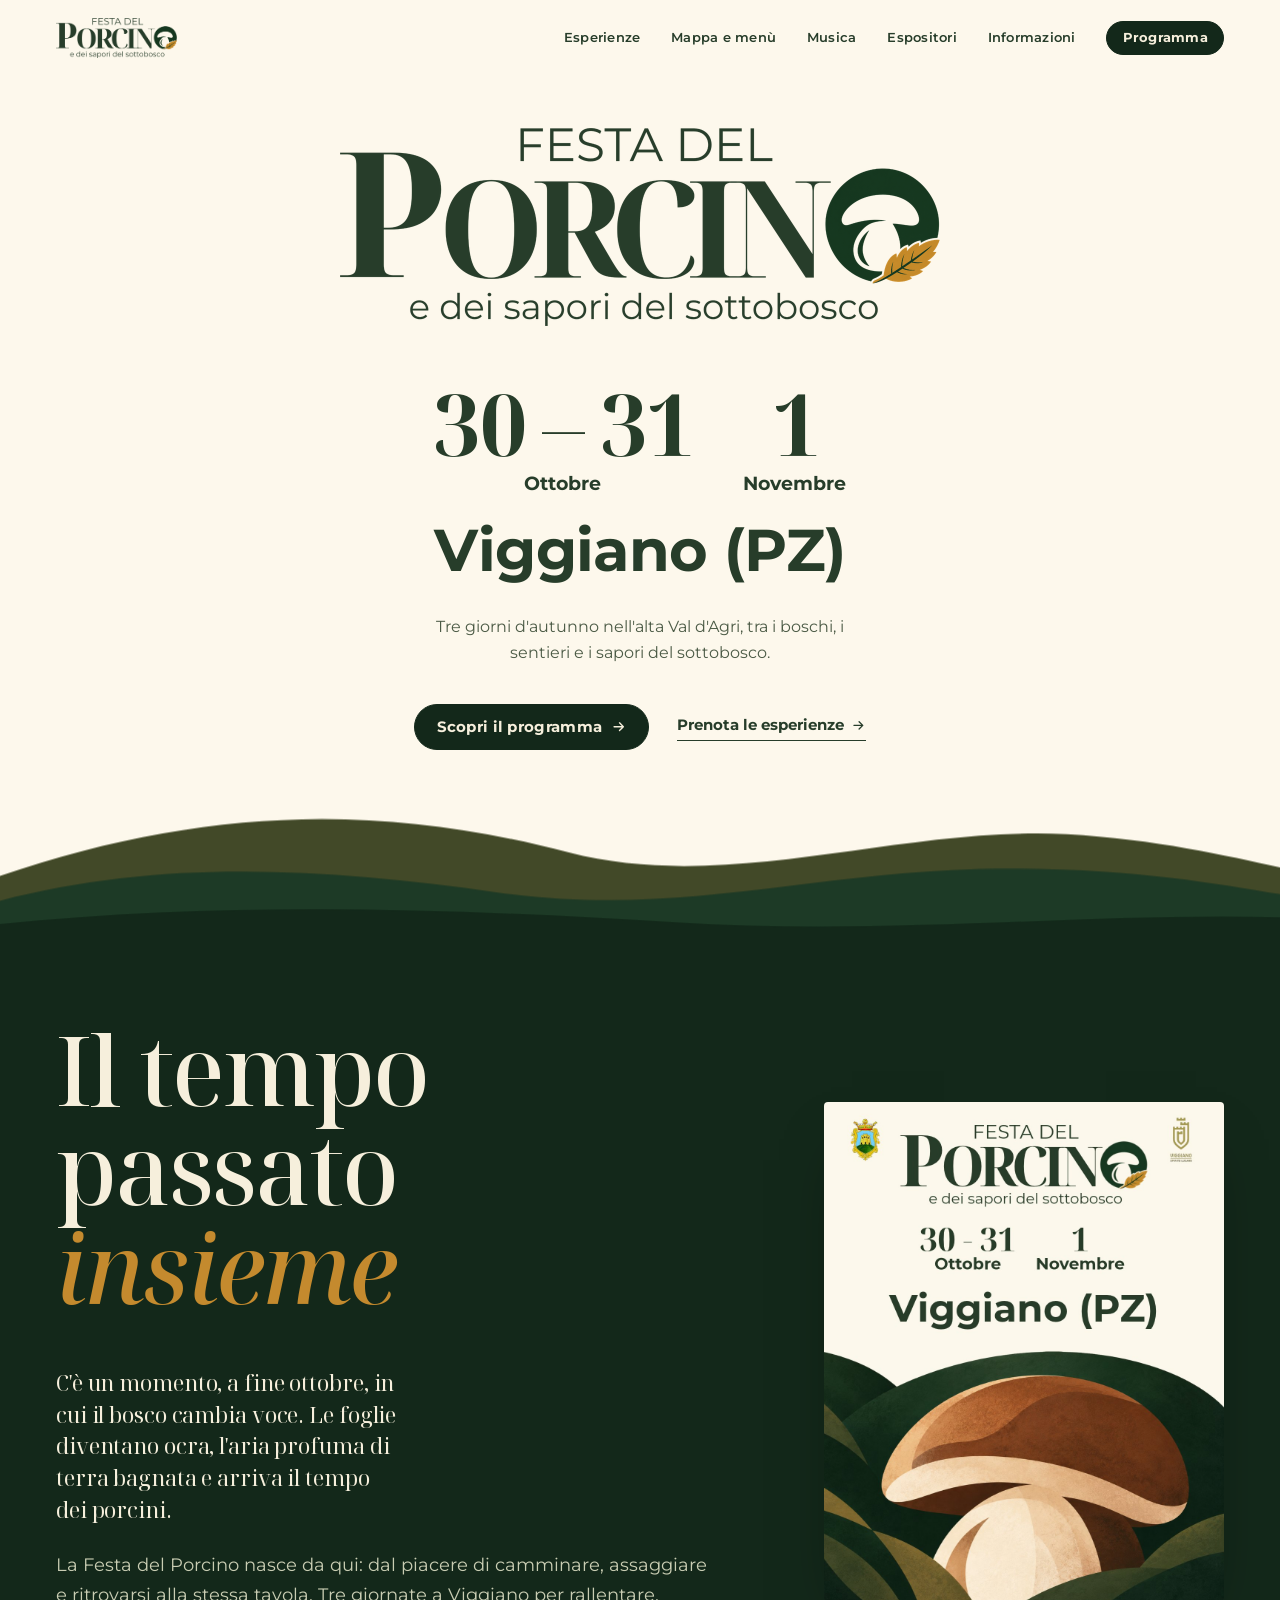
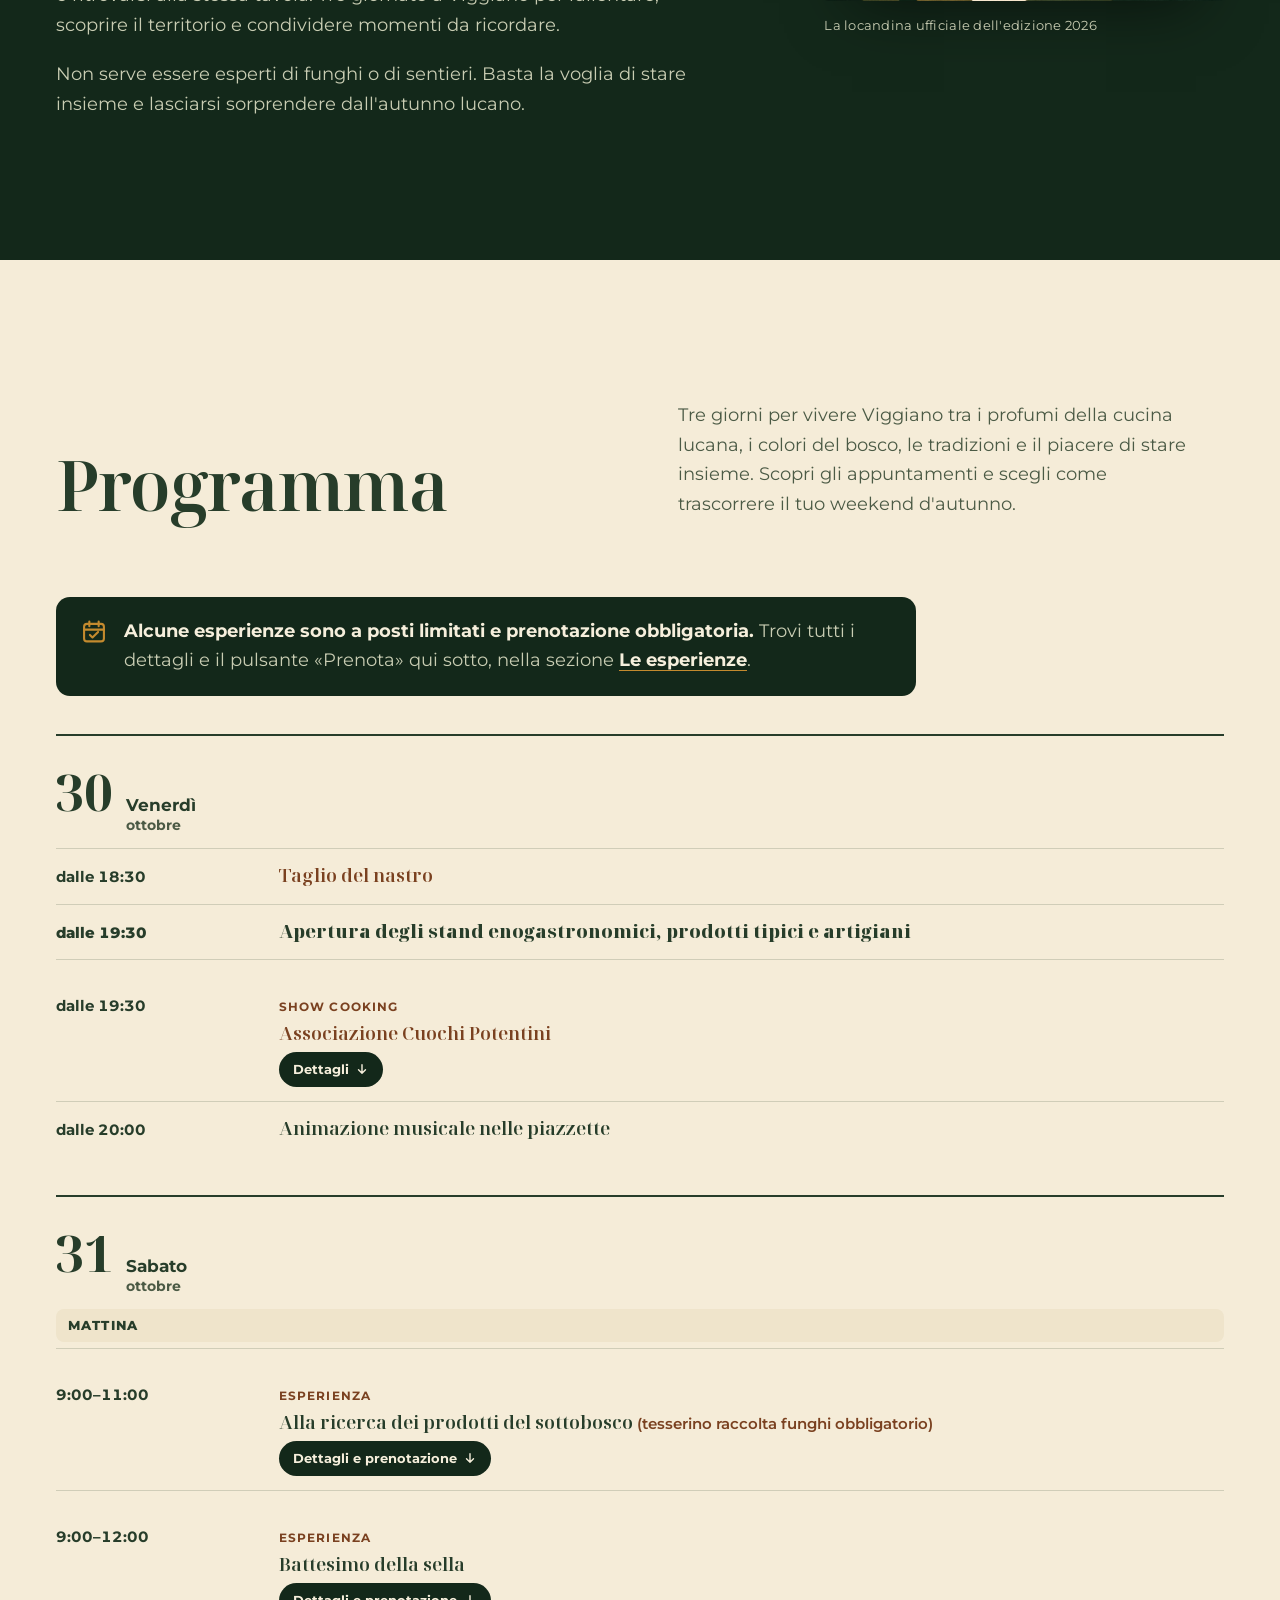
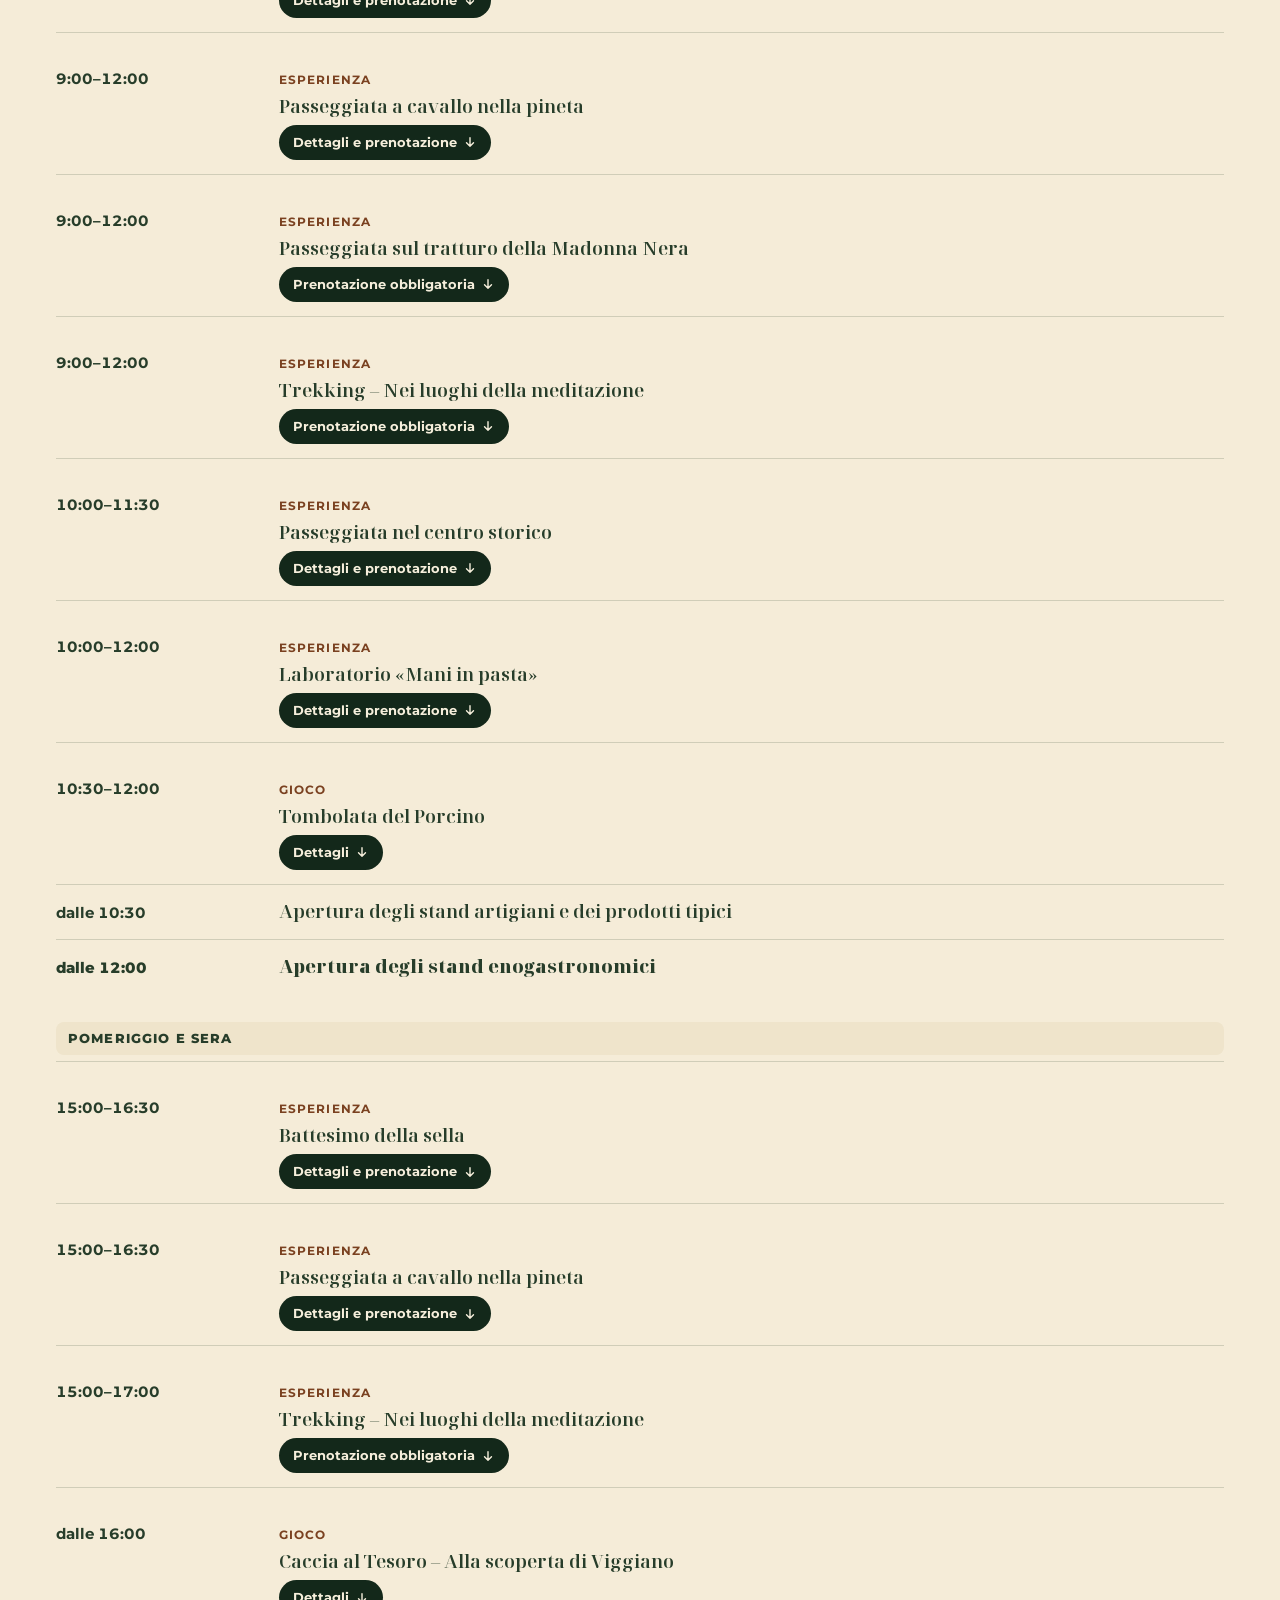
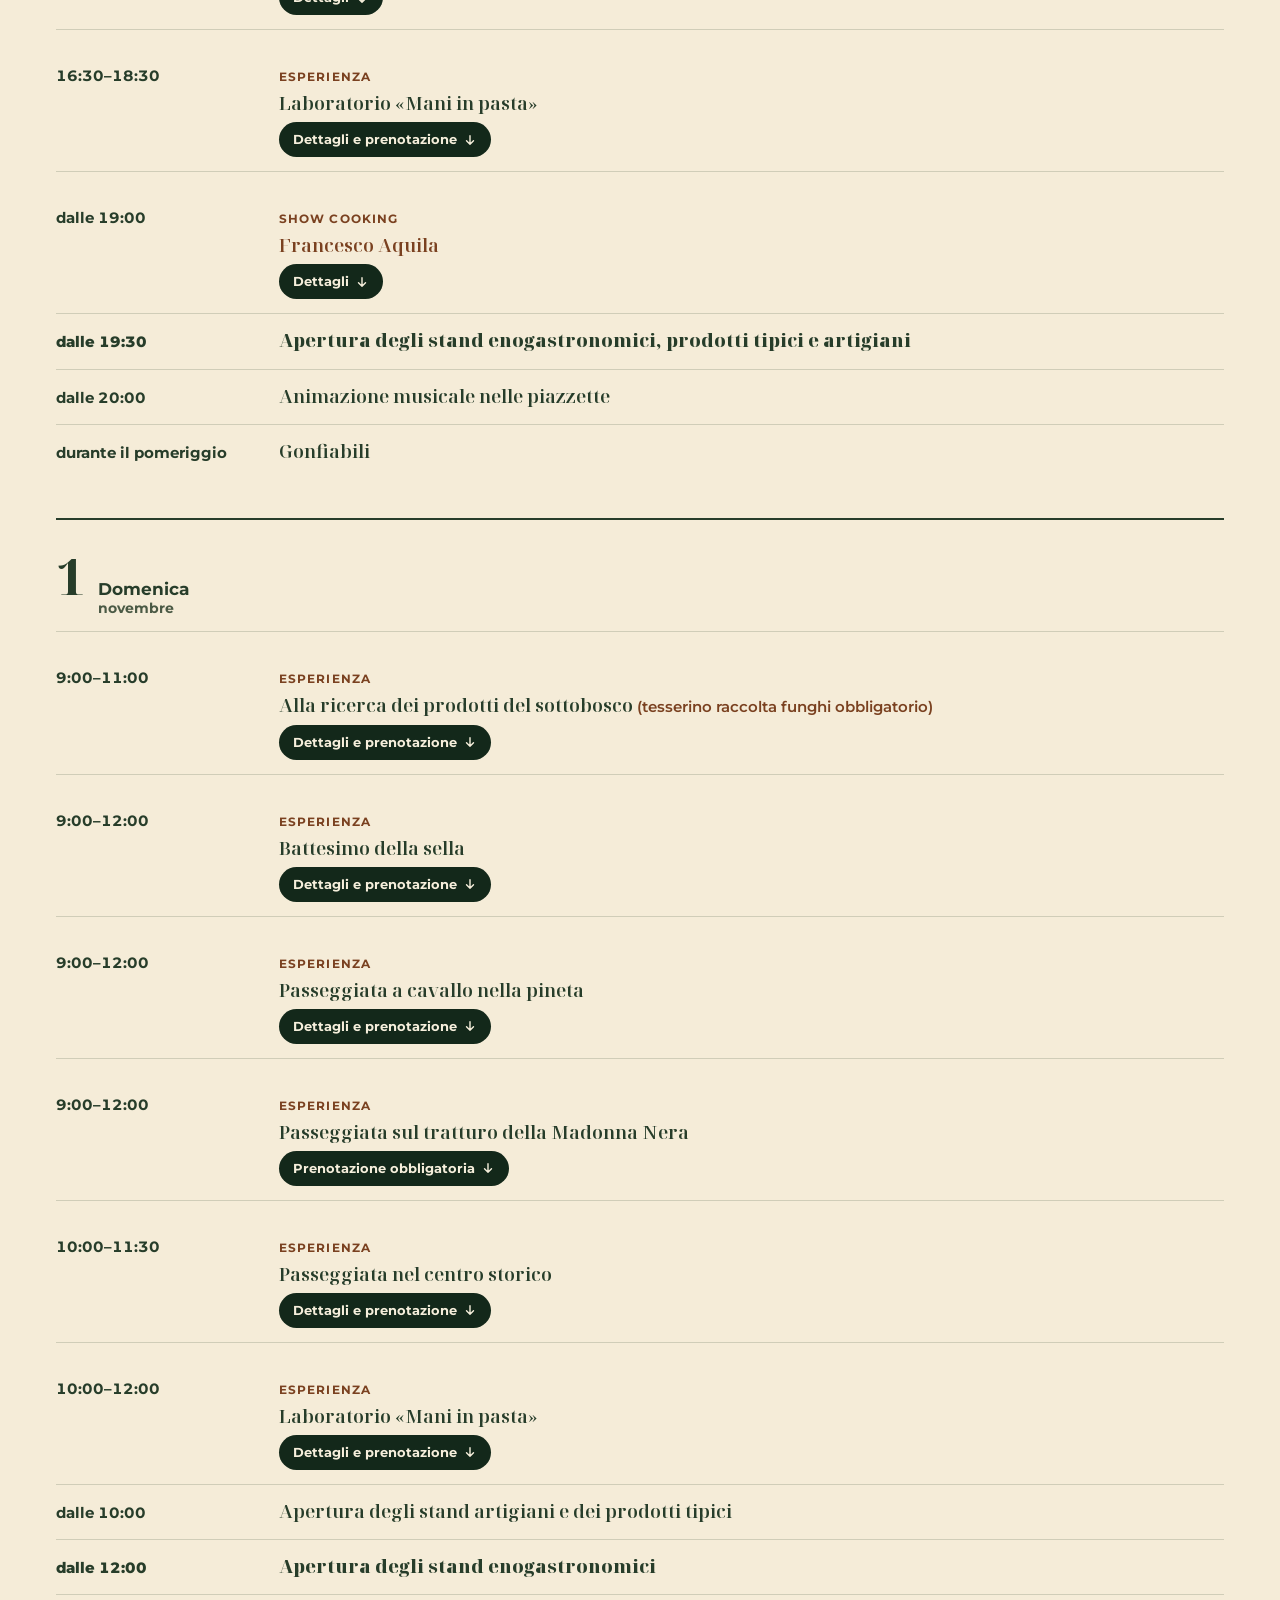
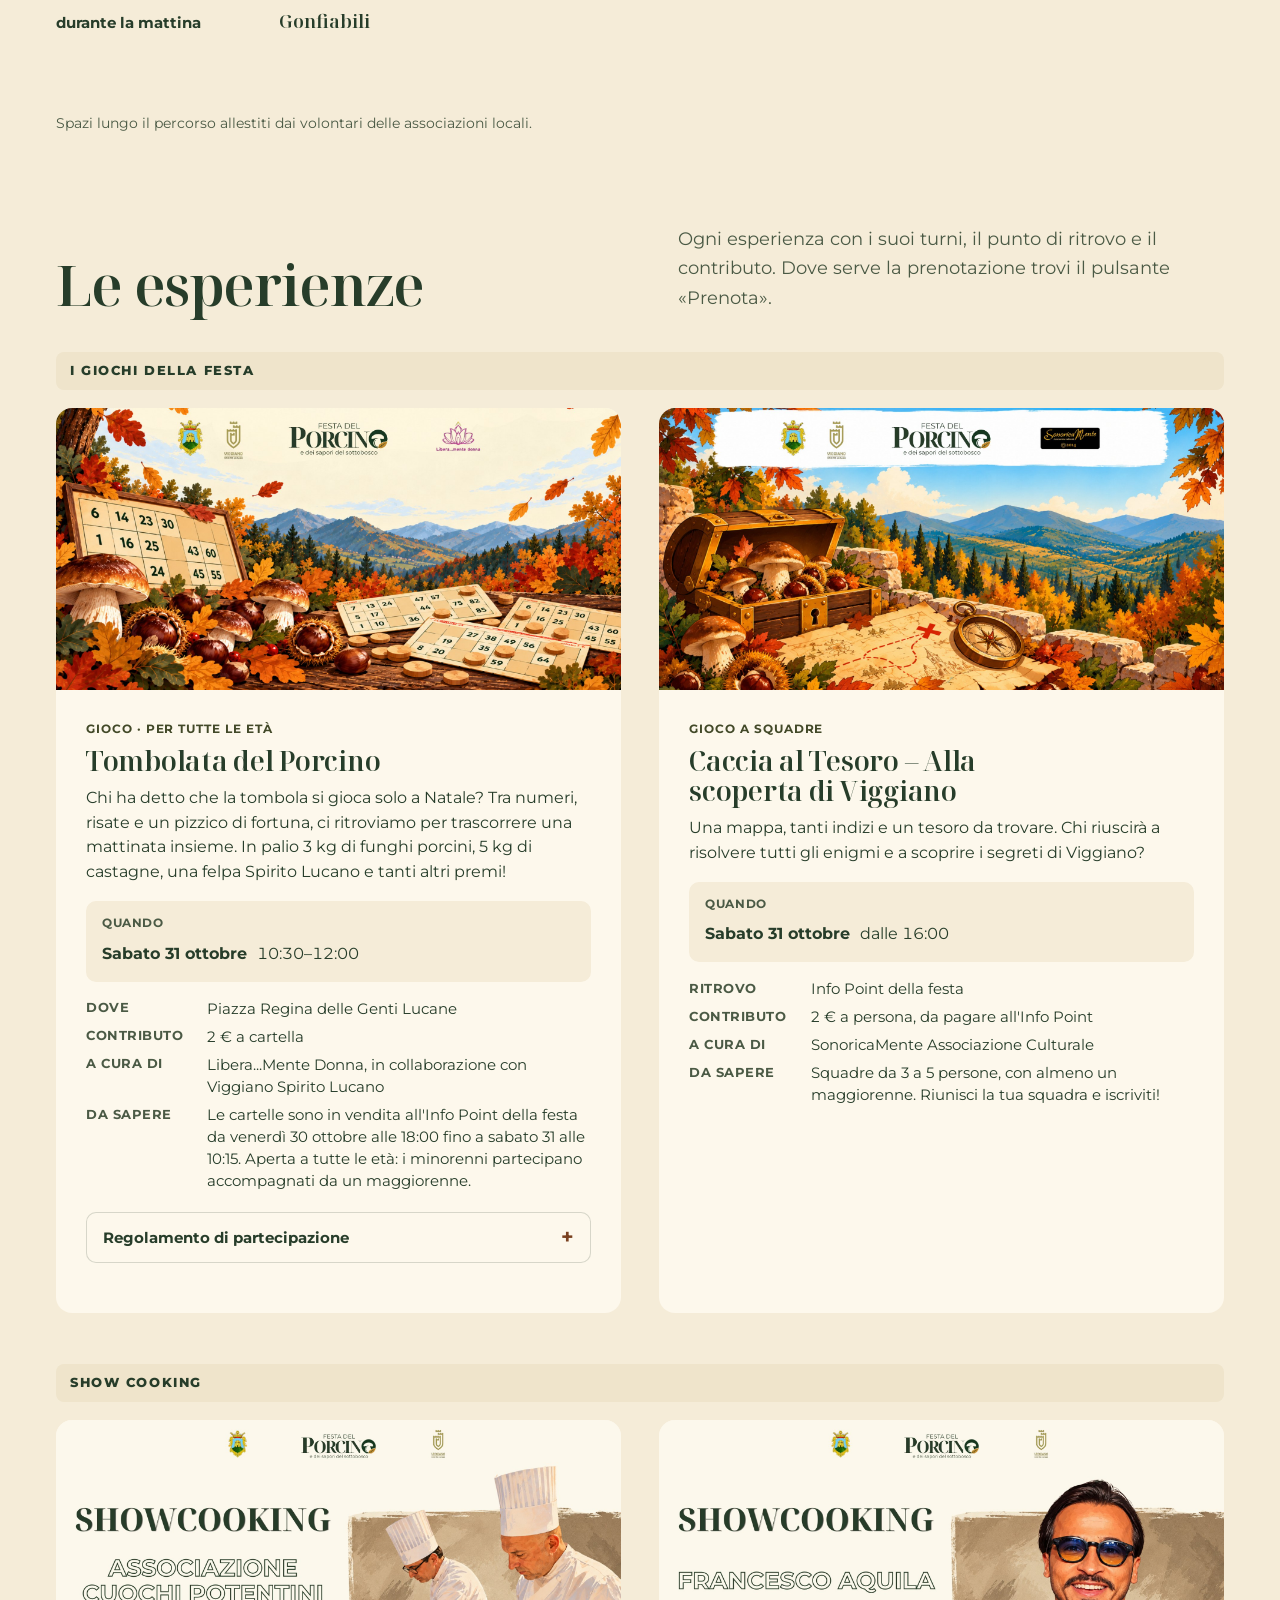
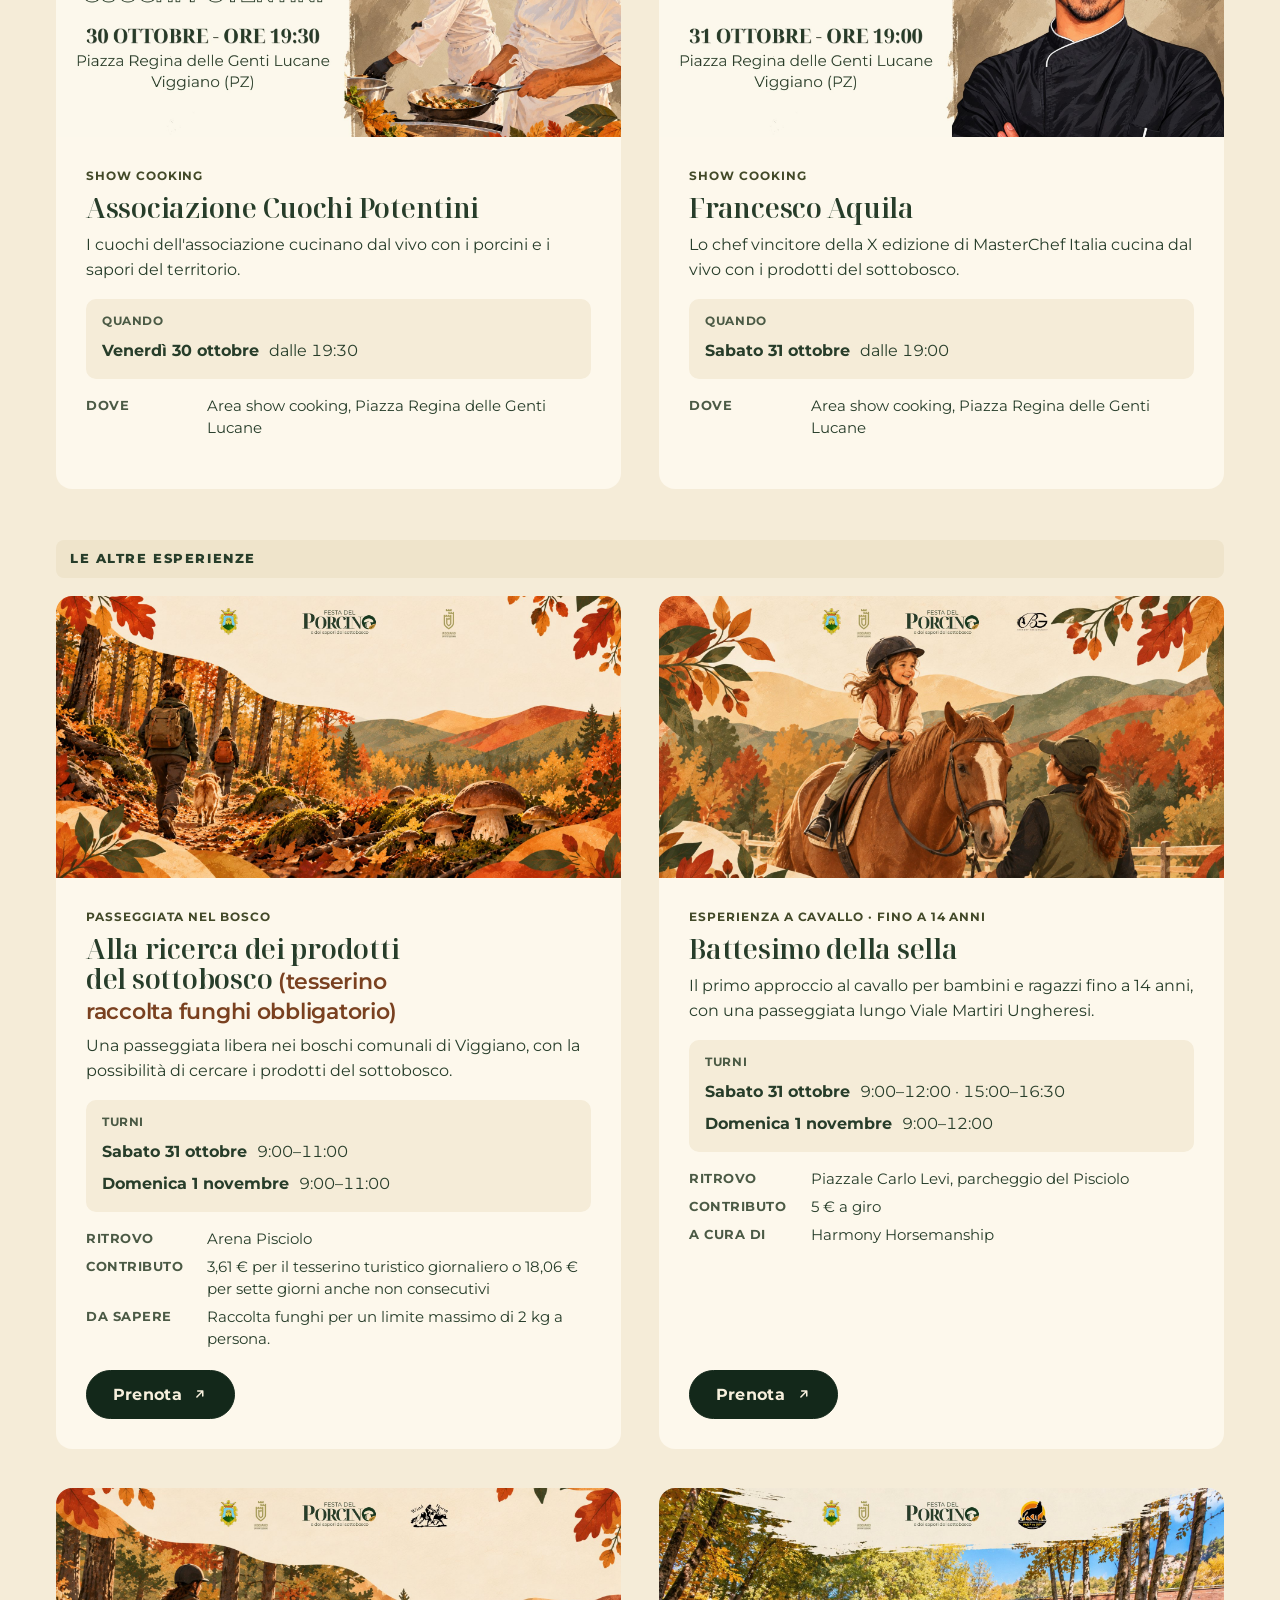
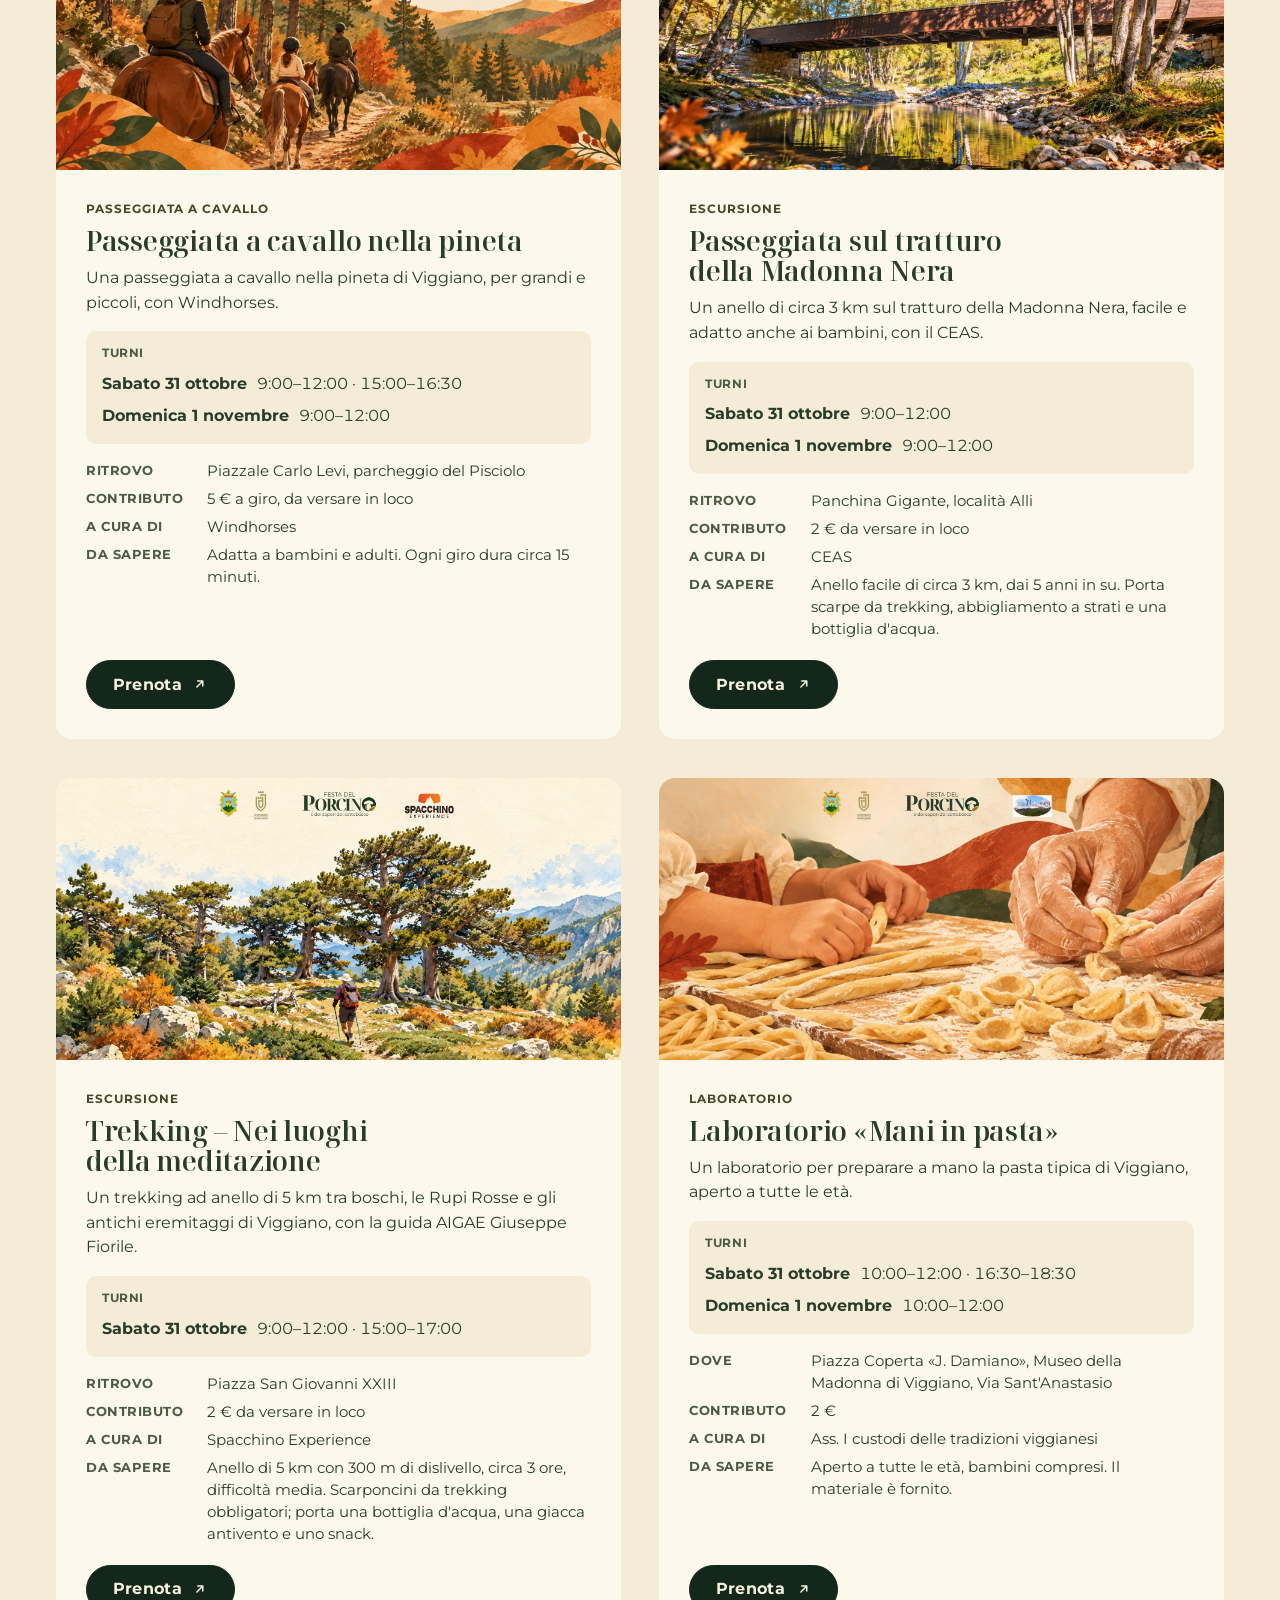
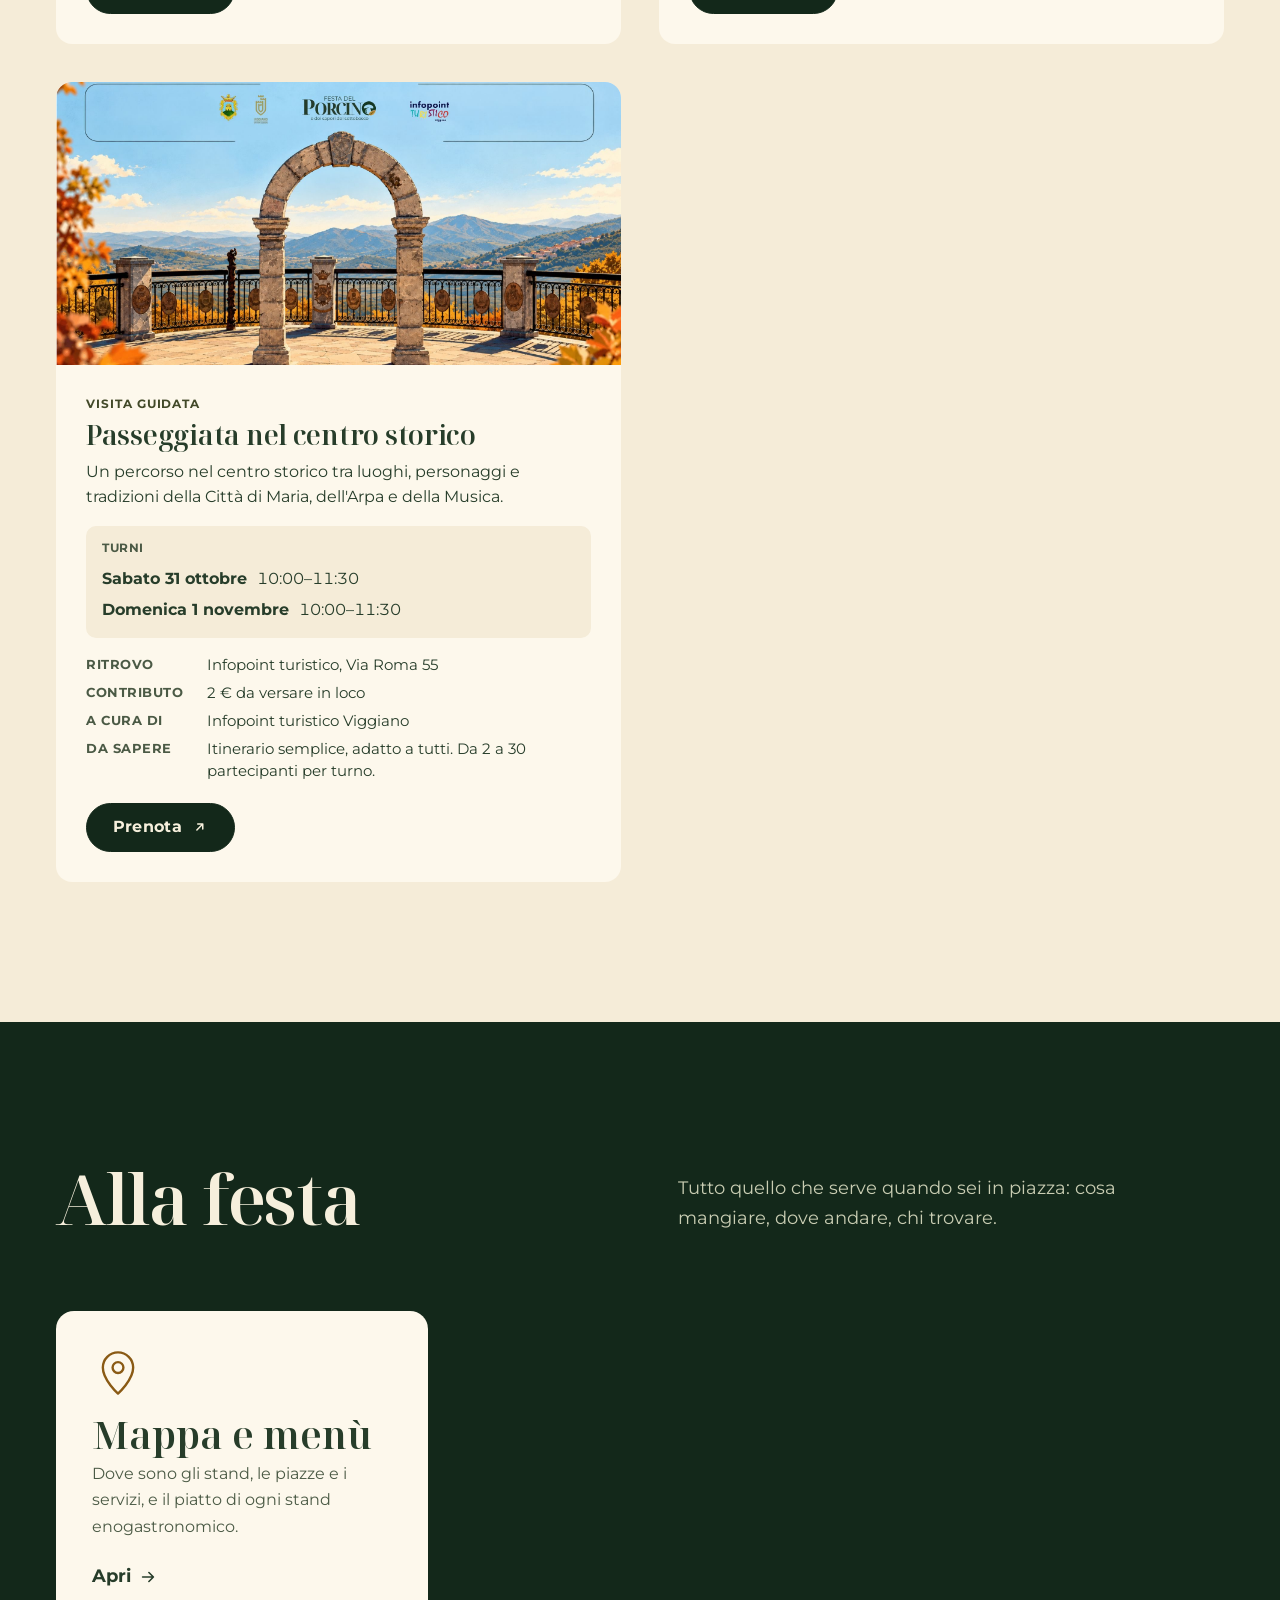
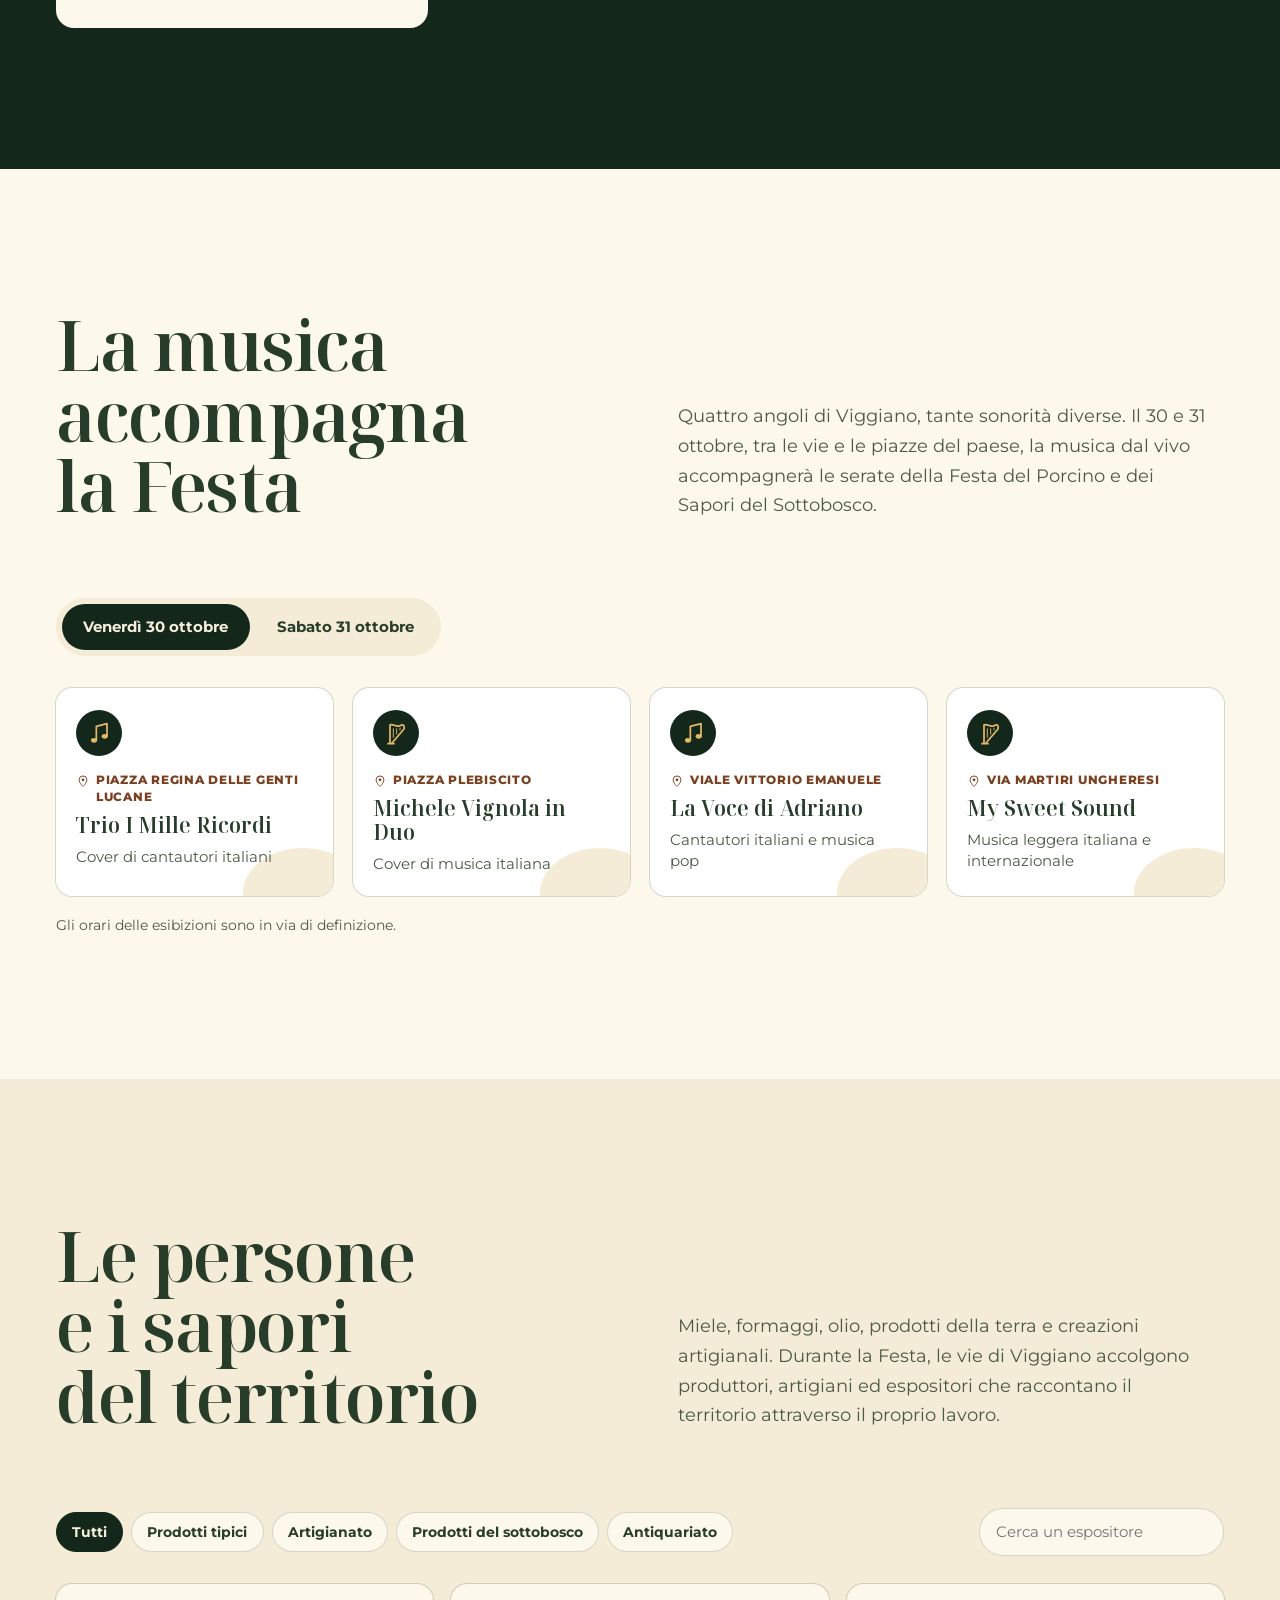
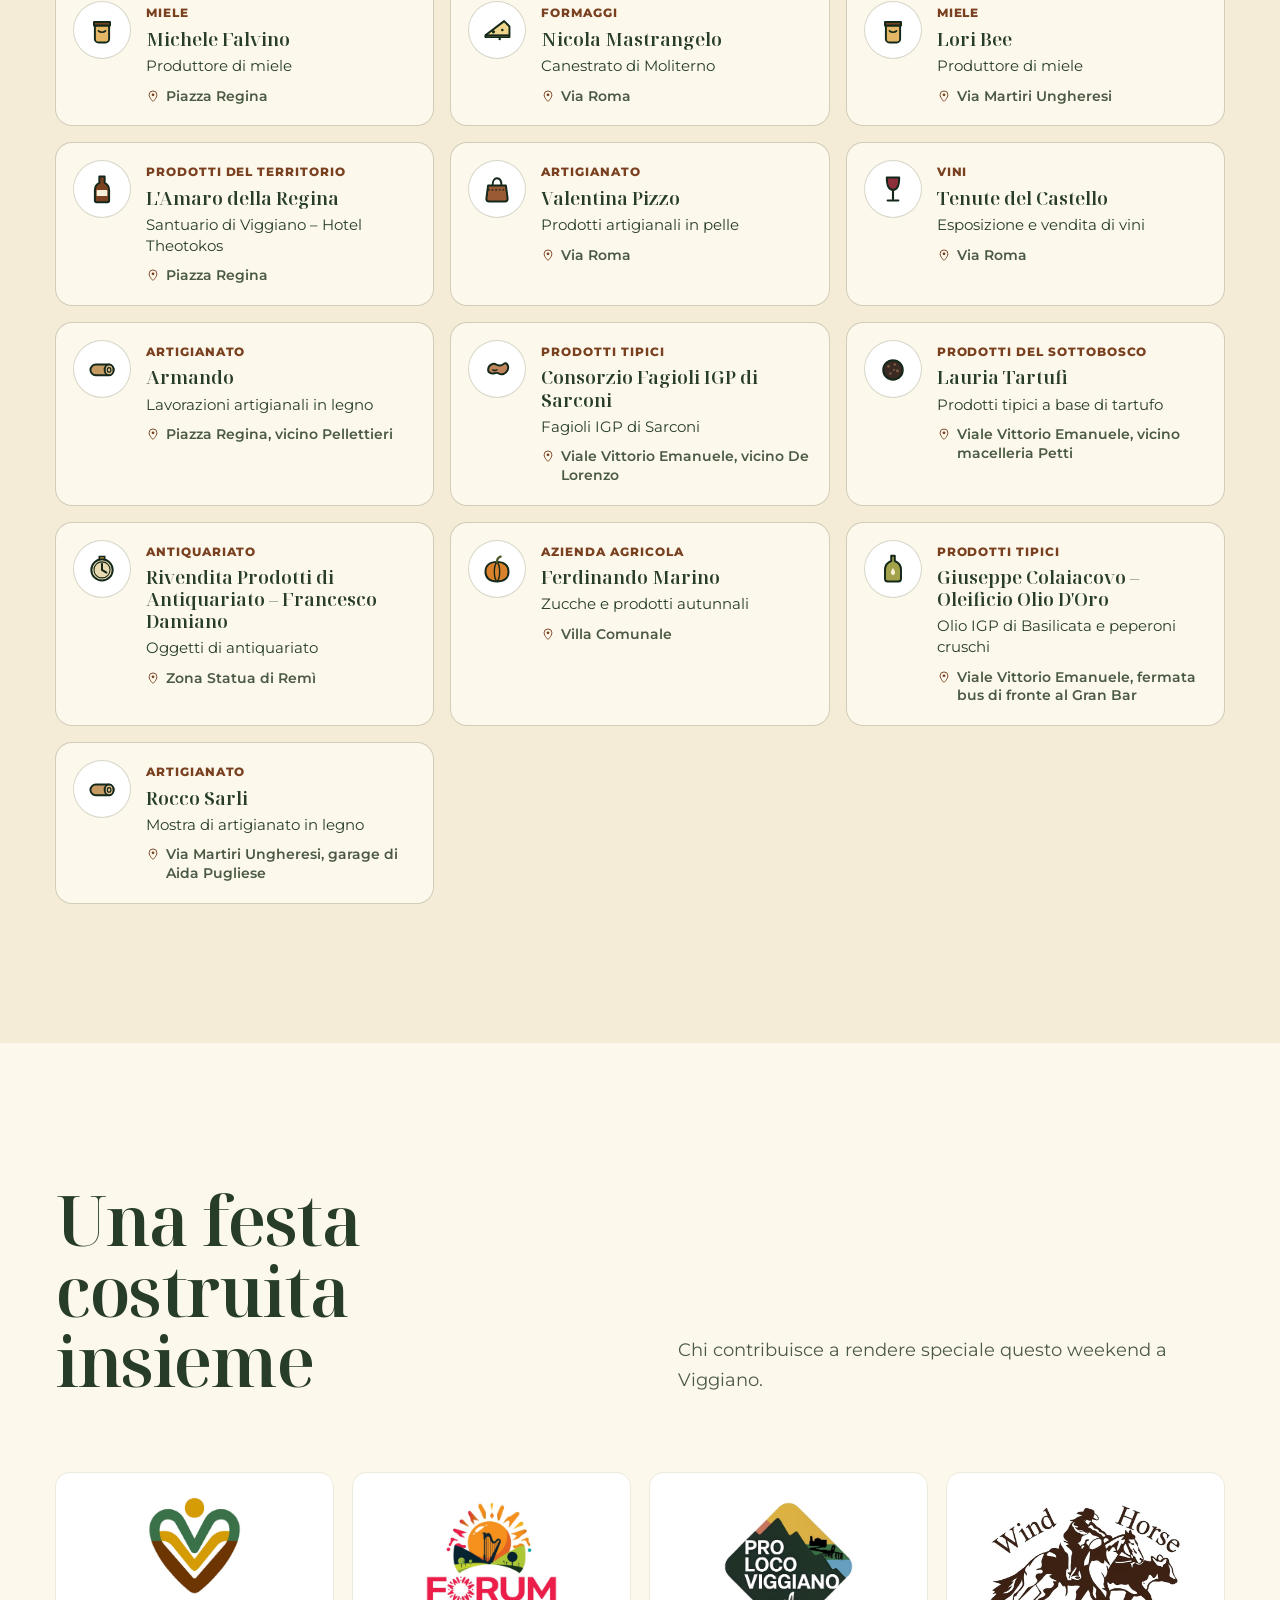
<file: espositori/index.html>
<!doctype html>
<html lang="it">
<head>
<meta charset="utf-8">
<meta name="viewport" content="width=device-width, initial-scale=1">
<title>Artigiani, produttori ed espositori · Festa del Porcino e dei Sapori del Sottobosco · Viggiano (PZ)</title>
<meta name="description" content="Miele, formaggi, olio, vini, tartufo, legno e pelle: gli espositori di prodotti tipici e artigianato della Festa del Porcino a Viggiano.">
<link rel="canonical" href="https://festadelporcino.it/espositori/">
<meta name="theme-color" content="#fdf8ec">
<meta property="og:type" content="website">
<meta property="og:locale" content="it_IT">
<meta property="og:title" content="Artigiani, produttori ed espositori · Festa del Porcino e dei Sapori del Sottobosco · Viggiano (PZ)">
<meta property="og:description" content="Miele, formaggi, olio, vini, tartufo, legno e pelle: gli espositori di prodotti tipici e artigianato della Festa del Porcino a Viggiano.">
<meta property="og:url" content="https://festadelporcino.it/espositori/">
<meta property="og:image" content="https://festadelporcino.it/assets/img/ufficiali/locandina-16x9.jpg">
<meta name="twitter:card" content="summary_large_image">
<link rel="icon" href="/favicon.ico" sizes="48x48">
<link rel="icon" type="image/png" sizes="512x512" href="/assets/img/pittogramma-512.png">
<link rel="apple-touch-icon" href="/assets/img/apple-touch-icon.png">
<link rel="preload" href="/assets/fonts/noto-serif-display-latin-wght-normal.woff2" as="font" type="font/woff2" crossorigin>
<link rel="preload" href="/assets/fonts/montserrat-latin-wght-normal.woff2" as="font" type="font/woff2" crossorigin>
<link rel="stylesheet" href="/assets/css/site.css?v=mvqyszsk">
<script type="application/ld+json">{"@context":"https://schema.org","@type":"Festival","name":"Festa del Porcino e dei Sapori del Sottobosco","startDate":"2026-10-30","endDate":"2026-11-01","eventStatus":"https://schema.org/EventScheduled","eventAttendanceMode":"https://schema.org/OfflineEventAttendanceMode","image":["https://festadelporcino.it/assets/img/ufficiali/locandina-16x9.jpg","https://festadelporcino.it/assets/img/ufficiali/locandina-festa-del-porcino.jpg"],"url":"https://festadelporcino.it/","location":{"@type":"Place","name":"Viggiano","address":{"@type":"PostalAddress","addressLocality":"Viggiano","addressRegion":"PZ","addressCountry":"IT"}},"organizer":{"@type":"Organization","name":"Comune di Viggiano"}}</script>
</head>
<body>
<a class="skip" href="#contenuto">Vai al contenuto</a>
<header class="site-header">
  <div class="wrap">
    <a class="brand" href="/" aria-label="Festa del Porcino — homepage"><img src="/assets/img/logo-festa-del-porcino.png" alt="Festa del Porcino e dei sapori del sottobosco" width="1200" height="396"></a>
    <nav class="nav" aria-label="Sezioni">
      <a href="/esperienze/" data-sec="esperienze">Esperienze</a>
      <a href="/mappa/">Mappa e menù</a>
      <a href="/musica/" data-sec="musica">Musica</a>
      <a href="/espositori/" data-sec="espositori">Espositori</a>
      <a href="/informazioni/" data-sec="info">Informazioni</a>
      <a class="btn btn--small" href="/programma/" data-sec="programma">Programma</a>
    </nav>
  </div>
</header>
<main id="contenuto">

<section class="hero" aria-labelledby="hero-title">
  <div class="wrap hero__grid">
    <div class="hero__copy">
      <h1 id="hero-title" class="visually-hidden">Festa del Porcino e dei Sapori del Sottobosco — 30–31 ottobre e 1 novembre 2026, Viggiano (PZ)</h1>
      <img class="hero__logo" src="/assets/img/logo-festa-del-porcino.png" alt="" width="1200" height="396" fetchpriority="high">
      <div class="hero__dates" aria-hidden="true">
        <span class="hero__date"><b>30 – 31</b><span>Ottobre</span></span>
        <span class="hero__date"><b>1</b><span>Novembre</span></span>
      </div>
      <p class="hero__place">Viggiano (PZ)</p>
      <p class="hero__intro">Tre giorni d'autunno nell'alta Val d'Agri, tra i boschi, i sentieri e i sapori del sottobosco.</p>
      <div class="hero__actions">
        <a class="btn" href="/programma/" data-sec="programma">Scopri il programma <svg viewBox="0 0 20 20" aria-hidden="true" fill="none" stroke="currentColor" stroke-width="1.8" stroke-linecap="round" stroke-linejoin="round"><path d="M4 10h12M11 5l5 5-5 5"/></svg></a>
        <a class="link-arrow" href="/esperienze/" data-sec="esperienze">Prenota le esperienze <svg viewBox="0 0 20 20" aria-hidden="true" fill="none" stroke="currentColor" stroke-width="1.8" stroke-linecap="round" stroke-linejoin="round"><path d="M4 10h12M11 5l5 5-5 5"/></svg></a>
      </div>
    </div>
  </div>
  <svg class="hills" viewBox="0 0 1440 200" preserveAspectRatio="none" aria-hidden="true">
    <path class="h-back" d="M0 120 C 220 40 420 30 640 92 C 820 142 1010 60 1200 70 C 1300 76 1380 96 1440 110 V200 H0 Z"/>
    <path class="h-mid" d="M0 150 C 180 100 360 110 560 140 C 760 170 900 118 1100 112 C 1260 108 1360 128 1440 142 V200 H0 Z"/>
    <path class="h-front" d="M0 178 C 260 150 520 160 760 176 C 1000 192 1220 164 1440 170 V200 H0 Z"/>
  </svg>
</section>

<section class="section section--forest concept" id="concept" aria-labelledby="concept-title">
  <div class="wrap concept__grid">
    <div>
      <h2 class="display concept__title" id="concept-title">Il tempo passato <em>insieme</em></h2>
      <p class="lead">C'è un momento, a fine ottobre, in cui il bosco cambia voce. Le foglie diventano ocra, l'aria profuma di terra bagnata e arriva il tempo dei porcini.</p>
      <div class="prose">
        <p>La Festa del Porcino nasce da qui: dal piacere di camminare, assaggiare e ritrovarsi alla stessa tavola. Tre giornate a Viggiano per rallentare, scoprire il territorio e condividere momenti da ricordare.</p>
        <p>Non serve essere esperti di funghi o di sentieri. Basta la voglia di stare insieme e lasciarsi sorprendere dall'autunno lucano.</p>
      </div>
    </div>
    <figure class="poster">
      <img src="/assets/img/ufficiali/locandina-festa-del-porcino.jpg" alt="Locandina ufficiale: Festa del Porcino e dei sapori del sottobosco, 30–31 ottobre e 1 novembre 2026, Viggiano (PZ)" width="1080" height="1350" loading="lazy">
      <figcaption>La locandina ufficiale dell'edizione 2026</figcaption>
    </figure>
  </div>
</section>

<section class="section section--deep" id="programma" aria-labelledby="programma-title">
  <div class="wrap">
    <div class="section-head">
      <h2 class="display h-section" id="programma-title">Programma</h2>
      <p class="muted">Tre giorni per vivere Viggiano tra i profumi della cucina lucana, i colori del bosco, le tradizioni e il piacere di stare insieme. Scopri gli appuntamenti e scegli come trascorrere il tuo weekend d'autunno.</p>
    </div>
    <div class="booking-notice">
      <svg viewBox="0 0 24 24" aria-hidden="true" fill="none" stroke="currentColor" stroke-width="1.8" stroke-linecap="round" stroke-linejoin="round"><rect x="3.5" y="5" width="17" height="15" rx="2.5"/><path d="M3.5 10h17M8 3v4M16 3v4M8.5 14.5l2.2 2.2 4.8-4.8"/></svg>
      <p><b>Alcune esperienze sono a posti limitati e prenotazione obbligatoria.</b> Trovi tutti i dettagli e il pulsante «Prenota» qui sotto, nella sezione <a href="/esperienze/" data-sec="esperienze">Le esperienze</a>.</p>
    </div><div class="tl"><section class="tl-day" id="g-2026-10-30" aria-labelledby="tl-2026-10-30">
      <h3 class="tl-day__head" id="tl-2026-10-30"><span class="tl-day__num">30</span><span class="tl-day__name"><b>Venerdì</b><span>ottobre</span></span></h3>
      <ol class="tl-rows"><li class="tl-row tl-row--key">
          <div class="tl-label"><span class="tl-time num"><span class="nowrap">dalle 18:30</span></span><span class="tl-main"><span class="tl-name">Taglio del nastro</span></span></div>
        </li>
<li class="tl-row tl-row--bold">
          <div class="tl-label"><span class="tl-time num"><span class="nowrap">dalle 19:30</span></span><span class="tl-main"><span class="tl-name">Apertura degli stand enogastronomici, prodotti tipici e artigiani</span></span></div>
        </li>
<li class="tl-row tl-row--key">
          <div class="tl-label"><span class="tl-time num"><span class="nowrap">dalle 19:30</span></span><span class="tl-main"><span class="tl-kind">Show cooking</span><span class="tl-name"><a href="#esp-show-cooking-cuochi-potentini">Associazione Cuochi Potentini</a></span><a class="tl-go" href="#esp-show-cooking-cuochi-potentini">Dettagli <svg viewBox="0 0 20 20" aria-hidden="true" fill="none" stroke="currentColor" stroke-width="2" stroke-linecap="round" stroke-linejoin="round"><path d="M10 4v12M5 11l5 5 5-5"/></svg></a></span></div>
        </li>
<li class="tl-row">
          <div class="tl-label"><span class="tl-time num"><span class="nowrap">dalle 20:00</span></span><span class="tl-main"><span class="tl-name">Animazione musicale nelle piazzette</span></span></div>
        </li></ol>
    </section>
<section class="tl-day" id="g-2026-10-31" aria-labelledby="tl-2026-10-31">
      <h3 class="tl-day__head" id="tl-2026-10-31"><span class="tl-day__num">31</span><span class="tl-day__name"><b>Sabato</b><span>ottobre</span></span></h3>
      <div class="tl-part"><h4 class="tl-part__head">Mattina</h4><ol class="tl-rows"><li class="tl-row">
          <div class="tl-label"><span class="tl-time num"><span class="nowrap">9:00–11:00</span></span><span class="tl-main"><span class="tl-kind">Esperienza</span><span class="tl-name"><a href="#esp-alla-ricerca-dei-prodotti-del-sottobosco">Alla ricerca dei prodotti del sottobosco</a> <span class="tl-note">(tesserino raccolta funghi obbligatorio)</span></span><a class="tl-go" href="#esp-alla-ricerca-dei-prodotti-del-sottobosco">Dettagli e prenotazione <svg viewBox="0 0 20 20" aria-hidden="true" fill="none" stroke="currentColor" stroke-width="2" stroke-linecap="round" stroke-linejoin="round"><path d="M10 4v12M5 11l5 5 5-5"/></svg></a></span></div>
        </li>
<li class="tl-row">
          <div class="tl-label"><span class="tl-time num"><span class="nowrap">9:00–12:00</span></span><span class="tl-main"><span class="tl-kind">Esperienza</span><span class="tl-name"><a href="#esp-battesimo-della-sella">Battesimo della sella</a></span><a class="tl-go" href="#esp-battesimo-della-sella">Dettagli e prenotazione <svg viewBox="0 0 20 20" aria-hidden="true" fill="none" stroke="currentColor" stroke-width="2" stroke-linecap="round" stroke-linejoin="round"><path d="M10 4v12M5 11l5 5 5-5"/></svg></a></span></div>
        </li>
<li class="tl-row">
          <div class="tl-label"><span class="tl-time num"><span class="nowrap">9:00–12:00</span></span><span class="tl-main"><span class="tl-kind">Esperienza</span><span class="tl-name"><a href="#esp-passeggiata-a-cavallo-nella-pineta">Passeggiata a cavallo nella pineta</a></span><a class="tl-go" href="#esp-passeggiata-a-cavallo-nella-pineta">Dettagli e prenotazione <svg viewBox="0 0 20 20" aria-hidden="true" fill="none" stroke="currentColor" stroke-width="2" stroke-linecap="round" stroke-linejoin="round"><path d="M10 4v12M5 11l5 5 5-5"/></svg></a></span></div>
        </li>
<li class="tl-row">
          <div class="tl-label"><span class="tl-time num"><span class="nowrap">9:00–12:00</span></span><span class="tl-main"><span class="tl-kind">Esperienza</span><span class="tl-name"><a href="#esp-passeggiata-sul-tratturo-della-madonna-nera">Passeggiata sul tratturo della Madonna Nera</a></span><a class="tl-go" href="#esp-passeggiata-sul-tratturo-della-madonna-nera">Prenotazione obbligatoria <svg viewBox="0 0 20 20" aria-hidden="true" fill="none" stroke="currentColor" stroke-width="2" stroke-linecap="round" stroke-linejoin="round"><path d="M10 4v12M5 11l5 5 5-5"/></svg></a></span></div>
        </li>
<li class="tl-row">
          <div class="tl-label"><span class="tl-time num"><span class="nowrap">9:00–12:00</span></span><span class="tl-main"><span class="tl-kind">Esperienza</span><span class="tl-name"><a href="#esp-nei-luoghi-della-meditazione">Trekking – Nei luoghi della meditazione</a></span><a class="tl-go" href="#esp-nei-luoghi-della-meditazione">Prenotazione obbligatoria <svg viewBox="0 0 20 20" aria-hidden="true" fill="none" stroke="currentColor" stroke-width="2" stroke-linecap="round" stroke-linejoin="round"><path d="M10 4v12M5 11l5 5 5-5"/></svg></a></span></div>
        </li>
<li class="tl-row">
          <div class="tl-label"><span class="tl-time num"><span class="nowrap">10:00–11:30</span></span><span class="tl-main"><span class="tl-kind">Esperienza</span><span class="tl-name"><a href="#esp-passeggiata-nel-centro-storico">Passeggiata nel centro storico</a></span><a class="tl-go" href="#esp-passeggiata-nel-centro-storico">Dettagli e prenotazione <svg viewBox="0 0 20 20" aria-hidden="true" fill="none" stroke="currentColor" stroke-width="2" stroke-linecap="round" stroke-linejoin="round"><path d="M10 4v12M5 11l5 5 5-5"/></svg></a></span></div>
        </li>
<li class="tl-row">
          <div class="tl-label"><span class="tl-time num"><span class="nowrap">10:00–12:00</span></span><span class="tl-main"><span class="tl-kind">Esperienza</span><span class="tl-name"><a href="#esp-laboratorio-mani-in-pasta">Laboratorio «Mani in pasta»</a></span><a class="tl-go" href="#esp-laboratorio-mani-in-pasta">Dettagli e prenotazione <svg viewBox="0 0 20 20" aria-hidden="true" fill="none" stroke="currentColor" stroke-width="2" stroke-linecap="round" stroke-linejoin="round"><path d="M10 4v12M5 11l5 5 5-5"/></svg></a></span></div>
        </li>
<li class="tl-row">
          <div class="tl-label"><span class="tl-time num"><span class="nowrap">10:30–12:00</span></span><span class="tl-main"><span class="tl-kind">Gioco</span><span class="tl-name"><a href="#esp-tombolata-del-porcino">Tombolata del Porcino</a></span><a class="tl-go" href="#esp-tombolata-del-porcino">Dettagli <svg viewBox="0 0 20 20" aria-hidden="true" fill="none" stroke="currentColor" stroke-width="2" stroke-linecap="round" stroke-linejoin="round"><path d="M10 4v12M5 11l5 5 5-5"/></svg></a></span></div>
        </li>
<li class="tl-row">
          <div class="tl-label"><span class="tl-time num"><span class="nowrap">dalle 10:30</span></span><span class="tl-main"><span class="tl-name">Apertura degli stand artigiani e dei prodotti tipici</span></span></div>
        </li>
<li class="tl-row tl-row--bold">
          <div class="tl-label"><span class="tl-time num"><span class="nowrap">dalle 12:00</span></span><span class="tl-main"><span class="tl-name">Apertura degli stand enogastronomici</span></span></div>
        </li></ol></div>
<div class="tl-part"><h4 class="tl-part__head">Pomeriggio e sera</h4><ol class="tl-rows"><li class="tl-row">
          <div class="tl-label"><span class="tl-time num"><span class="nowrap">15:00–16:30</span></span><span class="tl-main"><span class="tl-kind">Esperienza</span><span class="tl-name"><a href="#esp-battesimo-della-sella">Battesimo della sella</a></span><a class="tl-go" href="#esp-battesimo-della-sella">Dettagli e prenotazione <svg viewBox="0 0 20 20" aria-hidden="true" fill="none" stroke="currentColor" stroke-width="2" stroke-linecap="round" stroke-linejoin="round"><path d="M10 4v12M5 11l5 5 5-5"/></svg></a></span></div>
        </li>
<li class="tl-row">
          <div class="tl-label"><span class="tl-time num"><span class="nowrap">15:00–16:30</span></span><span class="tl-main"><span class="tl-kind">Esperienza</span><span class="tl-name"><a href="#esp-passeggiata-a-cavallo-nella-pineta">Passeggiata a cavallo nella pineta</a></span><a class="tl-go" href="#esp-passeggiata-a-cavallo-nella-pineta">Dettagli e prenotazione <svg viewBox="0 0 20 20" aria-hidden="true" fill="none" stroke="currentColor" stroke-width="2" stroke-linecap="round" stroke-linejoin="round"><path d="M10 4v12M5 11l5 5 5-5"/></svg></a></span></div>
        </li>
<li class="tl-row">
          <div class="tl-label"><span class="tl-time num"><span class="nowrap">15:00–17:00</span></span><span class="tl-main"><span class="tl-kind">Esperienza</span><span class="tl-name"><a href="#esp-nei-luoghi-della-meditazione">Trekking – Nei luoghi della meditazione</a></span><a class="tl-go" href="#esp-nei-luoghi-della-meditazione">Prenotazione obbligatoria <svg viewBox="0 0 20 20" aria-hidden="true" fill="none" stroke="currentColor" stroke-width="2" stroke-linecap="round" stroke-linejoin="round"><path d="M10 4v12M5 11l5 5 5-5"/></svg></a></span></div>
        </li>
<li class="tl-row">
          <div class="tl-label"><span class="tl-time num"><span class="nowrap">dalle 16:00</span></span><span class="tl-main"><span class="tl-kind">Gioco</span><span class="tl-name"><a href="#esp-caccia-al-tesoro">Caccia al Tesoro – Alla scoperta di Viggiano</a></span><a class="tl-go" href="#esp-caccia-al-tesoro">Dettagli <svg viewBox="0 0 20 20" aria-hidden="true" fill="none" stroke="currentColor" stroke-width="2" stroke-linecap="round" stroke-linejoin="round"><path d="M10 4v12M5 11l5 5 5-5"/></svg></a></span></div>
        </li>
<li class="tl-row">
          <div class="tl-label"><span class="tl-time num"><span class="nowrap">16:30–18:30</span></span><span class="tl-main"><span class="tl-kind">Esperienza</span><span class="tl-name"><a href="#esp-laboratorio-mani-in-pasta">Laboratorio «Mani in pasta»</a></span><a class="tl-go" href="#esp-laboratorio-mani-in-pasta">Dettagli e prenotazione <svg viewBox="0 0 20 20" aria-hidden="true" fill="none" stroke="currentColor" stroke-width="2" stroke-linecap="round" stroke-linejoin="round"><path d="M10 4v12M5 11l5 5 5-5"/></svg></a></span></div>
        </li>
<li class="tl-row tl-row--key">
          <div class="tl-label"><span class="tl-time num"><span class="nowrap">dalle 19:00</span></span><span class="tl-main"><span class="tl-kind">Show cooking</span><span class="tl-name"><a href="#esp-show-cooking-chef-aquila">Francesco Aquila</a></span><a class="tl-go" href="#esp-show-cooking-chef-aquila">Dettagli <svg viewBox="0 0 20 20" aria-hidden="true" fill="none" stroke="currentColor" stroke-width="2" stroke-linecap="round" stroke-linejoin="round"><path d="M10 4v12M5 11l5 5 5-5"/></svg></a></span></div>
        </li>
<li class="tl-row tl-row--bold">
          <div class="tl-label"><span class="tl-time num"><span class="nowrap">dalle 19:30</span></span><span class="tl-main"><span class="tl-name">Apertura degli stand enogastronomici, prodotti tipici e artigiani</span></span></div>
        </li>
<li class="tl-row">
          <div class="tl-label"><span class="tl-time num"><span class="nowrap">dalle 20:00</span></span><span class="tl-main"><span class="tl-name">Animazione musicale nelle piazzette</span></span></div>
        </li>
<li class="tl-row">
          <div class="tl-label"><span class="tl-time num">durante il pomeriggio</span><span class="tl-main"><span class="tl-name">Gonfiabili</span></span></div>
        </li></ol></div>
    </section>
<section class="tl-day" id="g-2026-11-01" aria-labelledby="tl-2026-11-01">
      <h3 class="tl-day__head" id="tl-2026-11-01"><span class="tl-day__num">1</span><span class="tl-day__name"><b>Domenica</b><span>novembre</span></span></h3>
      <ol class="tl-rows"><li class="tl-row">
          <div class="tl-label"><span class="tl-time num"><span class="nowrap">9:00–11:00</span></span><span class="tl-main"><span class="tl-kind">Esperienza</span><span class="tl-name"><a href="#esp-alla-ricerca-dei-prodotti-del-sottobosco">Alla ricerca dei prodotti del sottobosco</a> <span class="tl-note">(tesserino raccolta funghi obbligatorio)</span></span><a class="tl-go" href="#esp-alla-ricerca-dei-prodotti-del-sottobosco">Dettagli e prenotazione <svg viewBox="0 0 20 20" aria-hidden="true" fill="none" stroke="currentColor" stroke-width="2" stroke-linecap="round" stroke-linejoin="round"><path d="M10 4v12M5 11l5 5 5-5"/></svg></a></span></div>
        </li>
<li class="tl-row">
          <div class="tl-label"><span class="tl-time num"><span class="nowrap">9:00–12:00</span></span><span class="tl-main"><span class="tl-kind">Esperienza</span><span class="tl-name"><a href="#esp-battesimo-della-sella">Battesimo della sella</a></span><a class="tl-go" href="#esp-battesimo-della-sella">Dettagli e prenotazione <svg viewBox="0 0 20 20" aria-hidden="true" fill="none" stroke="currentColor" stroke-width="2" stroke-linecap="round" stroke-linejoin="round"><path d="M10 4v12M5 11l5 5 5-5"/></svg></a></span></div>
        </li>
<li class="tl-row">
          <div class="tl-label"><span class="tl-time num"><span class="nowrap">9:00–12:00</span></span><span class="tl-main"><span class="tl-kind">Esperienza</span><span class="tl-name"><a href="#esp-passeggiata-a-cavallo-nella-pineta">Passeggiata a cavallo nella pineta</a></span><a class="tl-go" href="#esp-passeggiata-a-cavallo-nella-pineta">Dettagli e prenotazione <svg viewBox="0 0 20 20" aria-hidden="true" fill="none" stroke="currentColor" stroke-width="2" stroke-linecap="round" stroke-linejoin="round"><path d="M10 4v12M5 11l5 5 5-5"/></svg></a></span></div>
        </li>
<li class="tl-row">
          <div class="tl-label"><span class="tl-time num"><span class="nowrap">9:00–12:00</span></span><span class="tl-main"><span class="tl-kind">Esperienza</span><span class="tl-name"><a href="#esp-passeggiata-sul-tratturo-della-madonna-nera">Passeggiata sul tratturo della Madonna Nera</a></span><a class="tl-go" href="#esp-passeggiata-sul-tratturo-della-madonna-nera">Prenotazione obbligatoria <svg viewBox="0 0 20 20" aria-hidden="true" fill="none" stroke="currentColor" stroke-width="2" stroke-linecap="round" stroke-linejoin="round"><path d="M10 4v12M5 11l5 5 5-5"/></svg></a></span></div>
        </li>
<li class="tl-row">
          <div class="tl-label"><span class="tl-time num"><span class="nowrap">10:00–11:30</span></span><span class="tl-main"><span class="tl-kind">Esperienza</span><span class="tl-name"><a href="#esp-passeggiata-nel-centro-storico">Passeggiata nel centro storico</a></span><a class="tl-go" href="#esp-passeggiata-nel-centro-storico">Dettagli e prenotazione <svg viewBox="0 0 20 20" aria-hidden="true" fill="none" stroke="currentColor" stroke-width="2" stroke-linecap="round" stroke-linejoin="round"><path d="M10 4v12M5 11l5 5 5-5"/></svg></a></span></div>
        </li>
<li class="tl-row">
          <div class="tl-label"><span class="tl-time num"><span class="nowrap">10:00–12:00</span></span><span class="tl-main"><span class="tl-kind">Esperienza</span><span class="tl-name"><a href="#esp-laboratorio-mani-in-pasta">Laboratorio «Mani in pasta»</a></span><a class="tl-go" href="#esp-laboratorio-mani-in-pasta">Dettagli e prenotazione <svg viewBox="0 0 20 20" aria-hidden="true" fill="none" stroke="currentColor" stroke-width="2" stroke-linecap="round" stroke-linejoin="round"><path d="M10 4v12M5 11l5 5 5-5"/></svg></a></span></div>
        </li>
<li class="tl-row">
          <div class="tl-label"><span class="tl-time num"><span class="nowrap">dalle 10:00</span></span><span class="tl-main"><span class="tl-name">Apertura degli stand artigiani e dei prodotti tipici</span></span></div>
        </li>
<li class="tl-row tl-row--bold">
          <div class="tl-label"><span class="tl-time num"><span class="nowrap">dalle 12:00</span></span><span class="tl-main"><span class="tl-name">Apertura degli stand enogastronomici</span></span></div>
        </li>
<li class="tl-row">
          <div class="tl-label"><span class="tl-time num">durante la mattina</span><span class="tl-main"><span class="tl-name">Gonfiabili</span></span></div>
        </li></ol>
    </section></div><p class="prog-note">Spazi lungo il percorso allestiti dai volontari delle associazioni locali.</p>
    <div class="exps-head" id="esperienze">
      <h3 class="display exps-head__title">Le esperienze</h3>
      <p class="muted">Ogni esperienza con i suoi turni, il punto di ritrovo e il contributo. Dove serve la prenotazione trovi il pulsante «Prenota».</p>
    </div>
    <h3 class="exps-sub">I giochi della festa</h3><div class="exps"><article class="exp" id="esp-tombolata-del-porcino">
      <div class="exp__media" style="aspect-ratio:1880 / 940"><img src="/assets/copertine/tombolata-del-porcino.jpg" alt="Illustrazione autunnale con cartelle della tombola, porcini e castagne su un tavolo di legno, con le montagne sullo sfondo" width="1880" height="940" loading="lazy" decoding="async"></div>
      <div class="exp__body">
        <p class="exp__kind">Gioco · per tutte le età</p>
        <h3 class="exp__title">Tombolata del Porcino</h3>
        <p class="exp__desc">Chi ha detto che la tombola si gioca solo a Natale? Tra numeri, risate e un pizzico di fortuna, ci ritroviamo per trascorrere una mattinata insieme. In palio 3 kg di funghi porcini, 5 kg di castagne, una felpa Spirito Lucano e tanti altri premi!</p>
        <div class="exp__turni">
          <p class="exp__label">Quando</p>
          <ul><li><b>Sabato 31 ottobre</b> <span class="num nowrap">10:30–12:00</span></li></ul>
        </div>
        <dl class="exp__facts"><div><dt>Dove</dt><dd>Piazza Regina delle Genti Lucane</dd></div><div><dt>Contributo</dt><dd>2 € a cartella</dd></div><div><dt>A cura di</dt><dd>Libera...Mente Donna, in collaborazione con Viggiano Spirito Lucano</dd></div><div><dt>Da sapere</dt><dd>Le cartelle sono in vendita all&#39;Info Point della festa da venerdì 30 ottobre alle 18:00 fino a sabato 31 alle 10:15. Aperta a tutte le età: i minorenni partecipano accompagnati da un maggiorenne.</dd></div></dl>
        <details class="exp__rules"><summary>Regolamento di partecipazione</summary><div class="exp__rules-body"><p>Festa del Porcino e dei Sapori del Sottobosco – Viggiano, 30-31 ottobre e 1° novembre 2026</p><h4>1. Un momento di gioco e convivialità</h4><p>La Tombolata del Porcino nasce dall&#39;iniziativa dell&#39;associazione Libera...Mente Donna, che ha voluto contribuire alla realizzazione della Festa del Porcino e dei Sapori del Sottobosco creando un&#39;occasione di gioco, incontro e condivisione.</p><p>L&#39;appuntamento è in Piazza Regina delle Genti Lucane, per vivere insieme il clima familiare e autentico della comunità viggianese, riscoprendo il piacere di stare insieme attraverso uno dei giochi più amati della tradizione popolare.</p><h4>2. Partecipazione e acquisto delle cartelle</h4><p>La partecipazione alla tombolata prevede l&#39;acquisto delle cartelle di gioco al costo simbolico di 2,00 € ciascuna.</p><ul><li><strong>Apertura delle vendite:</strong> venerdì 30 ottobre 2026, a partire dalle ore 18:00.</li><li><strong>Chiusura delle vendite:</strong> sabato 31 ottobre 2026, alle ore 10:15.</li><li><strong>Punto vendita:</strong> Info Point della Festa, situato in Viale Vittorio Emanuele, all&#39;altezza della statua di Remì.</li><li><strong>Numero di cartelle acquistabili:</strong> non è previsto alcun limite al numero di cartelle acquistabili da ciascun partecipante.</li><li><strong>Età dei partecipanti:</strong> la tombolata è aperta a tutte le età. I minorenni possono partecipare purché accompagnati da una persona maggiorenne.</li></ul><p>Si invitano gli interessati ad acquistare le proprie cartelle entro l&#39;orario indicato.</p><h4>3. Svolgimento del gioco</h4><p>La tombolata si svolgerà secondo le regole della tradizionale tombola italiana.</p><p>Nel corso delle estrazioni, i partecipanti dovranno verificare la corrispondenza dei numeri estratti con quelli presenti sulle proprie cartelle.</p><p>Sono previste le seguenti combinazioni vincenti, in ordine di conseguimento:</p><ul><li><strong>Ambo:</strong> due numeri sulla stessa riga.</li><li><strong>Terna:</strong> tre numeri sulla stessa riga.</li><li><strong>Quaterna:</strong> quattro numeri sulla stessa riga.</li><li><strong>Cinquina:</strong> cinque numeri sulla stessa riga.</li><li><strong>Tombola:</strong> tutti i numeri presenti sulla cartella.</li></ul><p>I premi in palio saranno assegnati al raggiungimento delle rispettive combinazioni, secondo le modalità stabilite dagli organizzatori, e sono i seguenti:</p><ul><li><strong>Tombola:</strong> 3 kg di funghi porcini</li><li><strong>Cinquina:</strong> 5 kg di castagne</li><li><strong>Quaterna:</strong> felpa brandizzata Viggiano Spirito Lucano</li><li><strong>Terna:</strong> statua in resina del Musicante viggianese</li><li><strong>Ambo:</strong> kit Spirito Lucano (zaino + borraccia) e maglietta della festa</li></ul><h4>4. Gestione delle vincite e degli eventuali ex aequo</h4><p>Il partecipante che realizza una combinazione vincente dovrà segnalarla tempestivamente, consentendo agli organizzatori di verificarne la validità.</p><p>Qualora due o più partecipanti raggiungano la medesima combinazione vincente nello stesso momento, si procederà a uno spareggio, secondo modalità comunicate dagli organizzatori, al fine di individuare un unico vincitore per ciascun premio.</p><p>La verifica delle combinazioni e la gestione degli eventuali spareggi saranno affidate agli organizzatori, che garantiranno il regolare svolgimento del gioco.</p><h4>5. Spirito della manifestazione</h4><p>La Tombolata del Porcino vuole essere, prima di tutto, un&#39;occasione per divertirsi, incontrarsi e condividere un momento di festa.</p><p>L&#39;associazione Libera...Mente Donna invita tutti a partecipare con entusiasmo e spirito di convivialità, contribuendo a rendere la piazza un luogo di incontro tra generazioni, famiglie e visitatori, nel segno dell&#39;amicizia e delle tradizioni della comunità di Viggiano.</p><p><strong>Buona fortuna a tutti e… che vinca il divertimento!</strong></p><p><em>Associazione Libera...Mente Donna in collaborazione con Viggiano Spirito Lucano</em></p></div></details>
        
      </div>
    </article>
<article class="exp" id="esp-caccia-al-tesoro">
      <div class="exp__media" style="aspect-ratio:1880 / 940"><img src="/assets/copertine/caccia-al-tesoro.jpg" alt="Illustrazione di un forziere pieno di porcini e castagne accanto a una mappa del tesoro e a una bussola, sullo sfondo delle colline autunnali" width="1880" height="940" loading="lazy" decoding="async"></div>
      <div class="exp__body">
        <p class="exp__kind">Gioco a squadre</p>
        <h3 class="exp__title">Caccia al Tesoro – Alla scoperta di Viggiano</h3>
        <p class="exp__desc">Una mappa, tanti indizi e un tesoro da trovare. Chi riuscirà a risolvere tutti gli enigmi e a scoprire i segreti di Viggiano?</p>
        <div class="exp__turni">
          <p class="exp__label">Quando</p>
          <ul><li><b>Sabato 31 ottobre</b> <span class="num nowrap">dalle 16:00</span></li></ul>
        </div>
        <dl class="exp__facts"><div><dt>Ritrovo</dt><dd>Info Point della festa</dd></div><div><dt>Contributo</dt><dd>2 € a persona, da pagare all&#39;Info Point</dd></div><div><dt>A cura di</dt><dd>SonoricaMente Associazione Culturale</dd></div><div><dt>Da sapere</dt><dd>Squadre da 3 a 5 persone, con almeno un maggiorenne. Riunisci la tua squadra e iscriviti!</dd></div></dl>
        
        
      </div>
    </article></div><h3 class="exps-sub">Show cooking</h3><div class="exps"><article class="exp" id="esp-show-cooking-cuochi-potentini">
      <div class="exp__media" style="aspect-ratio:1920 / 1080"><img src="/assets/copertine/show-cooking-cuochi-potentini.jpg" alt="Illustrazione di due cuochi con il cappello bianco che saltano i funghi in padella, accanto alla scritta Showcooking" width="1920" height="1080" loading="lazy" decoding="async"></div>
      <div class="exp__body">
        <p class="exp__kind">Show cooking</p>
        <h3 class="exp__title">Associazione Cuochi Potentini</h3>
        <p class="exp__desc">I cuochi dell&#39;associazione cucinano dal vivo con i porcini e i sapori del territorio.</p>
        <div class="exp__turni">
          <p class="exp__label">Quando</p>
          <ul><li><b>Venerdì 30 ottobre</b> <span class="num nowrap">dalle 19:30</span></li></ul>
        </div>
        <dl class="exp__facts"><div><dt>Dove</dt><dd>Area show cooking, Piazza Regina delle Genti Lucane</dd></div></dl>
        
        
      </div>
    </article>
<article class="exp" id="esp-show-cooking-chef-aquila">
      <div class="exp__media" style="aspect-ratio:1920 / 1080"><img src="/assets/copertine/show-cooking-chef-aquila.jpg" alt="Lo chef Francesco Aquila sorridente, con giacca da cuoco nera e occhiali da sole, accanto alla scritta Showcooking" width="1920" height="1080" loading="lazy" decoding="async"></div>
      <div class="exp__body">
        <p class="exp__kind">Show cooking</p>
        <h3 class="exp__title">Francesco Aquila</h3>
        <p class="exp__desc">Lo chef vincitore della X edizione di MasterChef Italia cucina dal vivo con i prodotti del sottobosco.</p>
        <div class="exp__turni">
          <p class="exp__label">Quando</p>
          <ul><li><b>Sabato 31 ottobre</b> <span class="num nowrap">dalle 19:00</span></li></ul>
        </div>
        <dl class="exp__facts"><div><dt>Dove</dt><dd>Area show cooking, Piazza Regina delle Genti Lucane</dd></div></dl>
        
        
      </div>
    </article></div><h3 class="exps-sub">Le altre esperienze</h3><div class="exps"><article class="exp" id="esp-alla-ricerca-dei-prodotti-del-sottobosco">
      <div class="exp__media" style="aspect-ratio:1880 / 940"><img src="/assets/copertine/alla-ricerca-dei-prodotti-del-sottobosco.jpg" alt="Illustrazione di due escursionisti con un cane su un sentiero nel bosco autunnale, con grandi porcini in primo piano" width="1880" height="940" loading="lazy" decoding="async"></div>
      <div class="exp__body">
        <p class="exp__kind">Passeggiata nel bosco</p>
        <h3 class="exp__title">Alla ricerca dei prodotti del sottobosco <span class="exp__note">(tesserino raccolta funghi obbligatorio)</span></h3>
        <p class="exp__desc">Una passeggiata libera nei boschi comunali di Viggiano, con la possibilità di cercare i prodotti del sottobosco.</p>
        <div class="exp__turni">
          <p class="exp__label">Turni</p>
          <ul><li><b>Sabato 31 ottobre</b> <span class="num nowrap">9:00–11:00</span></li><li><b>Domenica 1 novembre</b> <span class="num nowrap">9:00–11:00</span></li></ul>
        </div>
        <dl class="exp__facts"><div><dt>Ritrovo</dt><dd>Arena Pisciolo</dd></div><div><dt>Contributo</dt><dd>3,61 € per il tesserino turistico giornaliero o 18,06 € per sette giorni anche non consecutivi</dd></div><div><dt>Da sapere</dt><dd>Raccolta funghi per un limite massimo di 2 kg a persona.</dd></div></dl>
        
        <a class="btn exp__book" href="https://www.eventbrite.com/e/alla-ricerca-dei-prodotti-del-sottobosco-festa-del-porcino-viggiano-tickets-2003499170953" target="_blank" rel="noopener">Prenota <svg viewBox="0 0 20 20" aria-hidden="true" fill="none" stroke="currentColor" stroke-width="1.8" stroke-linecap="round" stroke-linejoin="round"><path d="M7 13 14 6M8 6h6v6"/></svg></a>
      </div>
    </article>
<article class="exp" id="esp-battesimo-della-sella">
      <div class="exp__media" style="aspect-ratio:1880 / 940"><img src="/assets/copertine/battesimo-della-sella.jpg" alt="Illustrazione di una bambina sorridente in sella a un cavallo, accompagnata da un&#39;istruttrice, tra colline e alberi autunnali" width="1880" height="940" loading="lazy" decoding="async"></div>
      <div class="exp__body">
        <p class="exp__kind">Esperienza a cavallo · fino a 14 anni</p>
        <h3 class="exp__title">Battesimo della sella</h3>
        <p class="exp__desc">Il primo approccio al cavallo per bambini e ragazzi fino a 14 anni, con una passeggiata lungo Viale Martiri Ungheresi.</p>
        <div class="exp__turni">
          <p class="exp__label">Turni</p>
          <ul><li><b>Sabato 31 ottobre</b> <span class="num nowrap">9:00–12:00</span> · <span class="num nowrap">15:00–16:30</span></li><li><b>Domenica 1 novembre</b> <span class="num nowrap">9:00–12:00</span></li></ul>
        </div>
        <dl class="exp__facts"><div><dt>Ritrovo</dt><dd>Piazzale Carlo Levi, parcheggio del Pisciolo</dd></div><div><dt>Contributo</dt><dd>5 € a giro</dd></div><div><dt>A cura di</dt><dd>Harmony Horsemanship</dd></div></dl>
        
        <a class="btn exp__book" href="https://www.eventbrite.com/e/battesimo-della-sella-festa-del-porcino-viggiano-tickets-2003496782810" target="_blank" rel="noopener">Prenota <svg viewBox="0 0 20 20" aria-hidden="true" fill="none" stroke="currentColor" stroke-width="1.8" stroke-linecap="round" stroke-linejoin="round"><path d="M7 13 14 6M8 6h6v6"/></svg></a>
      </div>
    </article>
<article class="exp" id="esp-passeggiata-a-cavallo-nella-pineta">
      <div class="exp__media" style="aspect-ratio:1880 / 940"><img src="/assets/copertine/passeggiata-a-cavallo-nella-pineta.jpg" alt="Illustrazione autunnale di un adulto e due ragazzi a cavallo su un sentiero nel bosco, tra alberi rossi e colline" width="1880" height="940" loading="lazy" decoding="async"></div>
      <div class="exp__body">
        <p class="exp__kind">Passeggiata a cavallo</p>
        <h3 class="exp__title">Passeggiata a cavallo nella pineta</h3>
        <p class="exp__desc">Una passeggiata a cavallo nella pineta di Viggiano, per grandi e piccoli, con Windhorses.</p>
        <div class="exp__turni">
          <p class="exp__label">Turni</p>
          <ul><li><b>Sabato 31 ottobre</b> <span class="num nowrap">9:00–12:00</span> · <span class="num nowrap">15:00–16:30</span></li><li><b>Domenica 1 novembre</b> <span class="num nowrap">9:00–12:00</span></li></ul>
        </div>
        <dl class="exp__facts"><div><dt>Ritrovo</dt><dd>Piazzale Carlo Levi, parcheggio del Pisciolo</dd></div><div><dt>Contributo</dt><dd>5 € a giro, da versare in loco</dd></div><div><dt>A cura di</dt><dd>Windhorses</dd></div><div><dt>Da sapere</dt><dd>Adatta a bambini e adulti. Ogni giro dura circa 15 minuti.</dd></div></dl>
        
        <a class="btn exp__book" href="https://www.eventbrite.com/e/passeggiata-a-cavallo-festa-del-porcino-viggiano-tickets-2003497182004" target="_blank" rel="noopener">Prenota <svg viewBox="0 0 20 20" aria-hidden="true" fill="none" stroke="currentColor" stroke-width="1.8" stroke-linecap="round" stroke-linejoin="round"><path d="M7 13 14 6M8 6h6v6"/></svg></a>
      </div>
    </article>
<article class="exp" id="esp-passeggiata-sul-tratturo-della-madonna-nera">
      <div class="exp__media" style="aspect-ratio:1880 / 940"><img src="/assets/copertine/passeggiata-sul-tratturo-della-madonna-nera.jpg" alt="Fotografia di un ponte in legno e acciaio su un torrente, tra alberi dalle foglie gialle e arancioni" width="1880" height="940" loading="lazy" decoding="async"></div>
      <div class="exp__body">
        <p class="exp__kind">Escursione</p>
        <h3 class="exp__title">Passeggiata sul tratturo della Madonna Nera</h3>
        <p class="exp__desc">Un anello di circa 3 km sul tratturo della Madonna Nera, facile e adatto anche ai bambini, con il CEAS.</p>
        <div class="exp__turni">
          <p class="exp__label">Turni</p>
          <ul><li><b>Sabato 31 ottobre</b> <span class="num nowrap">9:00–12:00</span></li><li><b>Domenica 1 novembre</b> <span class="num nowrap">9:00–12:00</span></li></ul>
        </div>
        <dl class="exp__facts"><div><dt>Ritrovo</dt><dd>Panchina Gigante, località Alli</dd></div><div><dt>Contributo</dt><dd>2 € da versare in loco</dd></div><div><dt>A cura di</dt><dd>CEAS</dd></div><div><dt>Da sapere</dt><dd>Anello facile di circa 3 km, dai 5 anni in su. Porta scarpe da trekking, abbigliamento a strati e una bottiglia d&#39;acqua.</dd></div></dl>
        
        <a class="btn exp__book" href="https://www.eventbrite.com/e/passeggiata-sul-tratturo-della-madonna-nera-festa-del-porcino-viggiano-tickets-2003121735032" target="_blank" rel="noopener">Prenota <svg viewBox="0 0 20 20" aria-hidden="true" fill="none" stroke="currentColor" stroke-width="1.8" stroke-linecap="round" stroke-linejoin="round"><path d="M7 13 14 6M8 6h6v6"/></svg></a>
      </div>
    </article>
<article class="exp" id="esp-nei-luoghi-della-meditazione">
      <div class="exp__media" style="aspect-ratio:1880 / 940"><img src="/assets/copertine/nei-luoghi-della-meditazione.jpg" alt="Acquerello di un escursionista su un sentiero tra grandi pini, rocce e cespugli autunnali, con le montagne sullo sfondo" width="1880" height="940" loading="lazy" decoding="async"></div>
      <div class="exp__body">
        <p class="exp__kind">Escursione</p>
        <h3 class="exp__title">Trekking – Nei luoghi della meditazione</h3>
        <p class="exp__desc">Un trekking ad anello di 5 km tra boschi, le Rupi Rosse e gli antichi eremitaggi di Viggiano, con la guida AIGAE Giuseppe Fiorile.</p>
        <div class="exp__turni">
          <p class="exp__label">Turni</p>
          <ul><li><b>Sabato 31 ottobre</b> <span class="num nowrap">9:00–12:00</span> · <span class="num nowrap">15:00–17:00</span></li></ul>
        </div>
        <dl class="exp__facts"><div><dt>Ritrovo</dt><dd>Piazza San Giovanni XXIII</dd></div><div><dt>Contributo</dt><dd>2 € da versare in loco</dd></div><div><dt>A cura di</dt><dd>Spacchino Experience</dd></div><div><dt>Da sapere</dt><dd>Anello di 5 km con 300 m di dislivello, circa 3 ore, difficoltà media. Scarponcini da trekking obbligatori; porta una bottiglia d&#39;acqua, una giacca antivento e uno snack.</dd></div></dl>
        
        <a class="btn exp__book" href="https://www.eventbrite.com/e/nei-luoghi-della-meditazione-festa-del-porcino-viggiano-tickets-2003050129859" target="_blank" rel="noopener">Prenota <svg viewBox="0 0 20 20" aria-hidden="true" fill="none" stroke="currentColor" stroke-width="1.8" stroke-linecap="round" stroke-linejoin="round"><path d="M7 13 14 6M8 6h6v6"/></svg></a>
      </div>
    </article>
<article class="exp" id="esp-laboratorio-mani-in-pasta">
      <div class="exp__media" style="aspect-ratio:1880 / 940"><img src="/assets/copertine/laboratorio-mani-in-pasta.jpg" alt="Illustrazione di mani che preparano a mano formati di pasta fresca su un tavolo di legno infarinato" width="1880" height="940" loading="lazy" decoding="async"></div>
      <div class="exp__body">
        <p class="exp__kind">Laboratorio</p>
        <h3 class="exp__title">Laboratorio «Mani in pasta»</h3>
        <p class="exp__desc">Un laboratorio per preparare a mano la pasta tipica di Viggiano, aperto a tutte le età.</p>
        <div class="exp__turni">
          <p class="exp__label">Turni</p>
          <ul><li><b>Sabato 31 ottobre</b> <span class="num nowrap">10:00–12:00</span> · <span class="num nowrap">16:30–18:30</span></li><li><b>Domenica 1 novembre</b> <span class="num nowrap">10:00–12:00</span></li></ul>
        </div>
        <dl class="exp__facts"><div><dt>Dove</dt><dd>Piazza Coperta «J. Damiano», Museo della Madonna di Viggiano, Via Sant&#39;Anastasio</dd></div><div><dt>Contributo</dt><dd>2 €</dd></div><div><dt>A cura di</dt><dd>Ass. I custodi delle tradizioni viggianesi</dd></div><div><dt>Da sapere</dt><dd>Aperto a tutte le età, bambini compresi. Il materiale è fornito.</dd></div></dl>
        
        <a class="btn exp__book" href="https://www.eventbrite.com/e/laboratorio-mani-in-pasta-festa-del-porcino-viggiano-tickets-2003129339778" target="_blank" rel="noopener">Prenota <svg viewBox="0 0 20 20" aria-hidden="true" fill="none" stroke="currentColor" stroke-width="1.8" stroke-linecap="round" stroke-linejoin="round"><path d="M7 13 14 6M8 6h6v6"/></svg></a>
      </div>
    </article>
<article class="exp" id="esp-passeggiata-nel-centro-storico">
      <div class="exp__media" style="aspect-ratio:1880 / 940"><img src="/assets/copertine/passeggiata-nel-centro-storico.jpg" alt="Illustrazione di un arco in pietra su una terrazza panoramica con ringhiera e stemmi, affacciata sulle colline della Val d&#39;Agri" width="1880" height="940" loading="lazy" decoding="async"></div>
      <div class="exp__body">
        <p class="exp__kind">Visita guidata</p>
        <h3 class="exp__title">Passeggiata nel centro storico</h3>
        <p class="exp__desc">Un percorso nel centro storico tra luoghi, personaggi e tradizioni della Città di Maria, dell&#39;Arpa e della Musica.</p>
        <div class="exp__turni">
          <p class="exp__label">Turni</p>
          <ul><li><b>Sabato 31 ottobre</b> <span class="num nowrap">10:00–11:30</span></li><li><b>Domenica 1 novembre</b> <span class="num nowrap">10:00–11:30</span></li></ul>
        </div>
        <dl class="exp__facts"><div><dt>Ritrovo</dt><dd>Infopoint turistico, Via Roma 55</dd></div><div><dt>Contributo</dt><dd>2 € da versare in loco</dd></div><div><dt>A cura di</dt><dd>Infopoint turistico Viggiano</dd></div><div><dt>Da sapere</dt><dd>Itinerario semplice, adatto a tutti. Da 2 a 30 partecipanti per turno.</dd></div></dl>
        
        <a class="btn exp__book" href="https://www.eventbrite.com/e/passeggiata-nel-centro-storico-festa-del-porcino-viggiano-tickets-2003125533393" target="_blank" rel="noopener">Prenota <svg viewBox="0 0 20 20" aria-hidden="true" fill="none" stroke="currentColor" stroke-width="1.8" stroke-linecap="round" stroke-linejoin="round"><path d="M7 13 14 6M8 6h6v6"/></svg></a>
      </div>
    </article></div>
  </div>
</section>


<section class="section section--forest festa-band" id="alla-festa" aria-labelledby="af-title">
  <div class="wrap">
    <div class="section-head"><h2 class="display h-section" id="af-title">Alla festa</h2><p class="muted">Tutto quello che serve quando sei in piazza: cosa mangiare, dove andare, chi trovare.</p></div>
    <div class="ftiles"><a class="ftile" href="/mappa/"><svg viewBox="0 0 48 48" aria-hidden="true" fill="none" stroke="currentColor" stroke-width="2.2" stroke-linecap="round" stroke-linejoin="round"><path d="M24 43s14-12.5 14-24a14 14 0 0 0-28 0c0 11.5 14 24 14 24z"/><circle cx="24" cy="19" r="5"/></svg><span class="ftile__t">Mappa e menù</span><span class="ftile__d">Dove sono gli stand, le piazze e i servizi, e il piatto di ogni stand enogastronomico.</span><span class="ftile__go">Apri <svg viewBox="0 0 20 20" aria-hidden="true" fill="none" stroke="currentColor" stroke-width="1.8" stroke-linecap="round" stroke-linejoin="round"><path d="M4 10h12M11 5l5 5-5 5"/></svg></span></a></div>
  </div>
</section>
<section class="section musica" id="musica" aria-labelledby="musica-title">
  <div class="wrap">
    <div class="section-head"><h2 class="display h-section" id="musica-title">La musica accompagna la Festa</h2><p class="muted">Quattro angoli di Viggiano, tante sonorità diverse. Il 30 e 31 ottobre, tra le vie e le piazze del paese, la musica dal vivo accompagnerà le serate della Festa del Porcino e dei Sapori del Sottobosco.</p></div>
    <div class="mtabs" data-tabs><div class="mtabs__bar" role="tablist" aria-label="Scegli la serata"><button type="button" role="tab" id="mtab-0" aria-controls="mpan-0" aria-selected="true" data-day="2026-10-30">Venerdì 30 ottobre</button><button type="button" role="tab" id="mtab-1" aria-controls="mpan-1" aria-selected="false" data-day="2026-10-31">Sabato 31 ottobre</button></div><div role="tabpanel" id="mpan-0" aria-labelledby="mtab-0" class="mpanel">
      <h3 class="mpanel__day">Venerdì 30 ottobre</h3>
      <ul class="mgrid"><li class="mcard">
        <span class="mcard__ico"><svg class="ico" viewBox="0 0 36 38" aria-hidden="true"><path d="M14 30V9l16-4v19" fill="none" stroke="currentColor" stroke-width="2.6" stroke-linecap="round" stroke-linejoin="round"/><ellipse cx="10.5" cy="30" rx="4.5" ry="3.6" fill="currentColor"/><ellipse cx="26.5" cy="24" rx="4.5" ry="3.6" fill="currentColor"/></svg></span>
        <p class="mcard__place"><svg class="pin" viewBox="0 0 36 38" aria-hidden="true"><path d="M18 33s-10-9-10-17a10 10 0 0 1 20 0c0 8-10 17-10 17z" fill="none" stroke="currentColor" stroke-width="2.4" stroke-linejoin="round"/><circle cx="18" cy="16" r="3.6" fill="currentColor"/></svg>Piazza Regina delle Genti Lucane</p>
        <h4 class="mcard__artist">Trio I Mille Ricordi</h4>
        <p class="mcard__genre">Cover di cantautori italiani</p>
      </li><li class="mcard">
        <span class="mcard__ico"><svg class="ico" viewBox="0 0 36 38" aria-hidden="true"><path d="M9 34V7M9 7c4-3 9 4 15 1s7 1 6 5L12 34" fill="none" stroke="currentColor" stroke-width="2.6" stroke-linecap="round" stroke-linejoin="round"/><path d="M14 12v14M19 12v9M24 11v4" stroke="currentColor" stroke-width="1.4"/><path d="M6 35h9" stroke="currentColor" stroke-width="2.6" stroke-linecap="round"/></svg></span>
        <p class="mcard__place"><svg class="pin" viewBox="0 0 36 38" aria-hidden="true"><path d="M18 33s-10-9-10-17a10 10 0 0 1 20 0c0 8-10 17-10 17z" fill="none" stroke="currentColor" stroke-width="2.4" stroke-linejoin="round"/><circle cx="18" cy="16" r="3.6" fill="currentColor"/></svg>Piazza Plebiscito</p>
        <h4 class="mcard__artist">Michele Vignola in Duo</h4>
        <p class="mcard__genre">Cover di musica italiana</p>
      </li><li class="mcard">
        <span class="mcard__ico"><svg class="ico" viewBox="0 0 36 38" aria-hidden="true"><path d="M14 30V9l16-4v19" fill="none" stroke="currentColor" stroke-width="2.6" stroke-linecap="round" stroke-linejoin="round"/><ellipse cx="10.5" cy="30" rx="4.5" ry="3.6" fill="currentColor"/><ellipse cx="26.5" cy="24" rx="4.5" ry="3.6" fill="currentColor"/></svg></span>
        <p class="mcard__place"><svg class="pin" viewBox="0 0 36 38" aria-hidden="true"><path d="M18 33s-10-9-10-17a10 10 0 0 1 20 0c0 8-10 17-10 17z" fill="none" stroke="currentColor" stroke-width="2.4" stroke-linejoin="round"/><circle cx="18" cy="16" r="3.6" fill="currentColor"/></svg>Viale Vittorio Emanuele</p>
        <h4 class="mcard__artist">La Voce di Adriano</h4>
        <p class="mcard__genre">Cantautori italiani e musica pop</p>
      </li><li class="mcard">
        <span class="mcard__ico"><svg class="ico" viewBox="0 0 36 38" aria-hidden="true"><path d="M9 34V7M9 7c4-3 9 4 15 1s7 1 6 5L12 34" fill="none" stroke="currentColor" stroke-width="2.6" stroke-linecap="round" stroke-linejoin="round"/><path d="M14 12v14M19 12v9M24 11v4" stroke="currentColor" stroke-width="1.4"/><path d="M6 35h9" stroke="currentColor" stroke-width="2.6" stroke-linecap="round"/></svg></span>
        <p class="mcard__place"><svg class="pin" viewBox="0 0 36 38" aria-hidden="true"><path d="M18 33s-10-9-10-17a10 10 0 0 1 20 0c0 8-10 17-10 17z" fill="none" stroke="currentColor" stroke-width="2.4" stroke-linejoin="round"/><circle cx="18" cy="16" r="3.6" fill="currentColor"/></svg>Via Martiri Ungheresi</p>
        <h4 class="mcard__artist">My Sweet Sound</h4>
        <p class="mcard__genre">Musica leggera italiana e internazionale</p>
      </li></ul></div><div role="tabpanel" id="mpan-1" aria-labelledby="mtab-1" class="mpanel">
      <h3 class="mpanel__day">Sabato 31 ottobre</h3>
      <ul class="mgrid"><li class="mcard">
        <span class="mcard__ico"><svg class="ico" viewBox="0 0 36 38" aria-hidden="true"><path d="M14 30V9l16-4v19" fill="none" stroke="currentColor" stroke-width="2.6" stroke-linecap="round" stroke-linejoin="round"/><ellipse cx="10.5" cy="30" rx="4.5" ry="3.6" fill="currentColor"/><ellipse cx="26.5" cy="24" rx="4.5" ry="3.6" fill="currentColor"/></svg></span>
        <p class="mcard__place"><svg class="pin" viewBox="0 0 36 38" aria-hidden="true"><path d="M18 33s-10-9-10-17a10 10 0 0 1 20 0c0 8-10 17-10 17z" fill="none" stroke="currentColor" stroke-width="2.4" stroke-linejoin="round"/><circle cx="18" cy="16" r="3.6" fill="currentColor"/></svg>Piazza Regina delle Genti Lucane</p>
        <h4 class="mcard__artist">Congiunzione Astrale</h4>
        <p class="mcard__genre">Musica etnica</p>
      </li><li class="mcard">
        <span class="mcard__ico"><svg class="ico" viewBox="0 0 36 38" aria-hidden="true"><path d="M9 34V7M9 7c4-3 9 4 15 1s7 1 6 5L12 34" fill="none" stroke="currentColor" stroke-width="2.6" stroke-linecap="round" stroke-linejoin="round"/><path d="M14 12v14M19 12v9M24 11v4" stroke="currentColor" stroke-width="1.4"/><path d="M6 35h9" stroke="currentColor" stroke-width="2.6" stroke-linecap="round"/></svg></span>
        <p class="mcard__place"><svg class="pin" viewBox="0 0 36 38" aria-hidden="true"><path d="M18 33s-10-9-10-17a10 10 0 0 1 20 0c0 8-10 17-10 17z" fill="none" stroke="currentColor" stroke-width="2.4" stroke-linejoin="round"/><circle cx="18" cy="16" r="3.6" fill="currentColor"/></svg>Piazza Plebiscito</p>
        <h4 class="mcard__artist">Giuseppe Telesca Acoustic (Pino a Metà)</h4>
        <p class="mcard__genre">Pino Daniele e jazz</p>
      </li><li class="mcard">
        <span class="mcard__ico"><svg class="ico" viewBox="0 0 36 38" aria-hidden="true"><path d="M14 30V9l16-4v19" fill="none" stroke="currentColor" stroke-width="2.6" stroke-linecap="round" stroke-linejoin="round"/><ellipse cx="10.5" cy="30" rx="4.5" ry="3.6" fill="currentColor"/><ellipse cx="26.5" cy="24" rx="4.5" ry="3.6" fill="currentColor"/></svg></span>
        <p class="mcard__place"><svg class="pin" viewBox="0 0 36 38" aria-hidden="true"><path d="M18 33s-10-9-10-17a10 10 0 0 1 20 0c0 8-10 17-10 17z" fill="none" stroke="currentColor" stroke-width="2.4" stroke-linejoin="round"/><circle cx="18" cy="16" r="3.6" fill="currentColor"/></svg>Viale Vittorio Emanuele</p>
        <h4 class="mcard__artist">TR3BLE</h4>
        <p class="mcard__genre">Cover di successi italiani anni &#39;90 e 2000</p>
      </li><li class="mcard">
        <span class="mcard__ico"><svg class="ico" viewBox="0 0 36 38" aria-hidden="true"><path d="M9 34V7M9 7c4-3 9 4 15 1s7 1 6 5L12 34" fill="none" stroke="currentColor" stroke-width="2.6" stroke-linecap="round" stroke-linejoin="round"/><path d="M14 12v14M19 12v9M24 11v4" stroke="currentColor" stroke-width="1.4"/><path d="M6 35h9" stroke="currentColor" stroke-width="2.6" stroke-linecap="round"/></svg></span>
        <p class="mcard__place"><svg class="pin" viewBox="0 0 36 38" aria-hidden="true"><path d="M18 33s-10-9-10-17a10 10 0 0 1 20 0c0 8-10 17-10 17z" fill="none" stroke="currentColor" stroke-width="2.4" stroke-linejoin="round"/><circle cx="18" cy="16" r="3.6" fill="currentColor"/></svg>Via Martiri Ungheresi</p>
        <h4 class="mcard__artist">Sonu da Calabria</h4>
        <p class="mcard__genre">Musica popolare calabrese</p>
      </li></ul></div></div>
    <p class="mnote">Gli orari delle esibizioni sono in via di definizione.</p>
  </div>
</section>
<section class="section section--deep espositori" id="espositori" aria-labelledby="espositori-title"><div class="wrap"><div class="section-head"><h2 class="display h-section" id="espositori-title">Le persone e i sapori del territorio</h2><p class="muted">Miele, formaggi, olio, prodotti della terra e creazioni artigianali. Durante la Festa, le vie di Viggiano accolgono produttori, artigiani ed espositori che raccontano il territorio attraverso il proprio lavoro.</p></div>
    <div class="expos" data-espositori>
      <div class="expos__tools"><div class="chips" role="group" aria-label="Filtra per categoria"><button type="button" class="chip" data-filtro="" aria-pressed="true">Tutti</button><button type="button" class="chip" data-filtro="Prodotti tipici" aria-pressed="false">Prodotti tipici</button><button type="button" class="chip" data-filtro="Artigianato" aria-pressed="false">Artigianato</button><button type="button" class="chip" data-filtro="Prodotti del sottobosco" aria-pressed="false">Prodotti del sottobosco</button><button type="button" class="chip" data-filtro="Antiquariato" aria-pressed="false">Antiquariato</button></div>
      <label class="expos__search"><span class="sr-only">Cerca un espositore</span><input type="search" placeholder="Cerca un espositore" autocomplete="off"></label></div>
      <ul class="expogrid"><li class="expo" data-f="Prodotti tipici" data-s="michele falvino produttore di miele miele">
      <span class="expo__ico"><svg class="ico" viewBox="0 0 36 38" aria-hidden="true"><path d="M10 14h16v15a4 4 0 0 1-4 4h-8a4 4 0 0 1-4-4z" fill="#e3b766" stroke="currentColor" stroke-width="2.2" stroke-linejoin="round"/><path d="M9 10h18v4H9z" fill="#7a4120" stroke="currentColor" stroke-width="2.2" stroke-linejoin="round"/><path d="M14 20c2 2 6 2 8 0" fill="none" stroke="currentColor" stroke-width="1.8" stroke-linecap="round"/></svg></span>
      <div><p class="expo__cat">Miele</p><h3 class="expo__name">Michele Falvino</h3><p class="expo__desc">Produttore di miele</p>
      <p class="expo__pos"><svg class="pin" viewBox="0 0 36 38" aria-hidden="true"><path d="M18 33s-10-9-10-17a10 10 0 0 1 20 0c0 8-10 17-10 17z" fill="none" stroke="currentColor" stroke-width="2.4" stroke-linejoin="round"/><circle cx="18" cy="16" r="3.6" fill="currentColor"/></svg>Piazza Regina</p></div>
    </li><li class="expo" data-f="Prodotti tipici" data-s="nicola mastrangelo canestrato di moliterno formaggi">
      <span class="expo__ico"><svg class="ico" viewBox="0 0 36 38" aria-hidden="true"><path d="M5 25 26 9l6 6v12H5z" fill="#efd58b" stroke="currentColor" stroke-width="2.2" stroke-linejoin="round"/><path d="M5 25h27" stroke="currentColor" stroke-width="2.2"/><circle cx="14" cy="21" r="1.8" fill="currentColor"/><circle cx="24" cy="19" r="1.4" fill="currentColor"/><circle cx="21" cy="29" r="1.4" fill="currentColor"/></svg></span>
      <div><p class="expo__cat">Formaggi</p><h3 class="expo__name">Nicola Mastrangelo</h3><p class="expo__desc">Canestrato di Moliterno</p>
      <p class="expo__pos"><svg class="pin" viewBox="0 0 36 38" aria-hidden="true"><path d="M18 33s-10-9-10-17a10 10 0 0 1 20 0c0 8-10 17-10 17z" fill="none" stroke="currentColor" stroke-width="2.4" stroke-linejoin="round"/><circle cx="18" cy="16" r="3.6" fill="currentColor"/></svg>Via Roma</p></div>
    </li><li class="expo" data-f="Prodotti tipici" data-s="lori bee produttore di miele miele">
      <span class="expo__ico"><svg class="ico" viewBox="0 0 36 38" aria-hidden="true"><path d="M10 14h16v15a4 4 0 0 1-4 4h-8a4 4 0 0 1-4-4z" fill="#e3b766" stroke="currentColor" stroke-width="2.2" stroke-linejoin="round"/><path d="M9 10h18v4H9z" fill="#7a4120" stroke="currentColor" stroke-width="2.2" stroke-linejoin="round"/><path d="M14 20c2 2 6 2 8 0" fill="none" stroke="currentColor" stroke-width="1.8" stroke-linecap="round"/></svg></span>
      <div><p class="expo__cat">Miele</p><h3 class="expo__name">Lori Bee</h3><p class="expo__desc">Produttore di miele</p>
      <p class="expo__pos"><svg class="pin" viewBox="0 0 36 38" aria-hidden="true"><path d="M18 33s-10-9-10-17a10 10 0 0 1 20 0c0 8-10 17-10 17z" fill="none" stroke="currentColor" stroke-width="2.4" stroke-linejoin="round"/><circle cx="18" cy="16" r="3.6" fill="currentColor"/></svg>Via Martiri Ungheresi</p></div>
    </li><li class="expo" data-f="Prodotti tipici" data-s="l&#39;amaro della regina santuario di viggiano – hotel theotokos prodotti del territorio">
      <span class="expo__ico"><svg class="ico" viewBox="0 0 36 38" aria-hidden="true"><path d="M15 5h6v7c4 2 5 5 5 8v12a2 2 0 0 1-2 2H12a2 2 0 0 1-2-2V20c0-3 1-6 5-8z" fill="#7a4120" stroke="currentColor" stroke-width="2.2" stroke-linejoin="round"/><rect x="12" y="20" width="12" height="7" rx="1" fill="#f6efda"/></svg></span>
      <div><p class="expo__cat">Prodotti del territorio</p><h3 class="expo__name">L&#39;Amaro della Regina</h3><p class="expo__desc">Santuario di Viggiano – Hotel Theotokos</p>
      <p class="expo__pos"><svg class="pin" viewBox="0 0 36 38" aria-hidden="true"><path d="M18 33s-10-9-10-17a10 10 0 0 1 20 0c0 8-10 17-10 17z" fill="none" stroke="currentColor" stroke-width="2.4" stroke-linejoin="round"/><circle cx="18" cy="16" r="3.6" fill="currentColor"/></svg>Piazza Regina</p></div>
    </li><li class="expo" data-f="Artigianato" data-s="valentina pizzo prodotti artigianali in pelle artigianato">
      <span class="expo__ico"><svg class="ico" viewBox="0 0 36 38" aria-hidden="true"><path d="M8 15h20l2 15a3 3 0 0 1-3 3H9a3 3 0 0 1-3-3z" fill="#9a5b34" stroke="currentColor" stroke-width="2.2" stroke-linejoin="round"/><path d="M13 15c0-5 2-8 5-8s5 3 5 8" fill="none" stroke="currentColor" stroke-width="2.2"/><path d="M8 20h20" stroke="currentColor" stroke-width="1.4" stroke-dasharray="2 2"/></svg></span>
      <div><p class="expo__cat">Artigianato</p><h3 class="expo__name">Valentina Pizzo</h3><p class="expo__desc">Prodotti artigianali in pelle</p>
      <p class="expo__pos"><svg class="pin" viewBox="0 0 36 38" aria-hidden="true"><path d="M18 33s-10-9-10-17a10 10 0 0 1 20 0c0 8-10 17-10 17z" fill="none" stroke="currentColor" stroke-width="2.4" stroke-linejoin="round"/><circle cx="18" cy="16" r="3.6" fill="currentColor"/></svg>Via Roma</p></div>
    </li><li class="expo" data-f="Prodotti tipici" data-s="tenute del castello esposizione e vendita di vini vini">
      <span class="expo__ico"><svg class="ico" viewBox="0 0 36 38" aria-hidden="true"><path d="M11 6h14c0 9-2 14-7 14s-7-5-7-14z" fill="#8c2f39" stroke="currentColor" stroke-width="2.2" stroke-linejoin="round"/><path d="M18 20v10M12 32h12" stroke="currentColor" stroke-width="2.4" stroke-linecap="round"/></svg></span>
      <div><p class="expo__cat">Vini</p><h3 class="expo__name">Tenute del Castello</h3><p class="expo__desc">Esposizione e vendita di vini</p>
      <p class="expo__pos"><svg class="pin" viewBox="0 0 36 38" aria-hidden="true"><path d="M18 33s-10-9-10-17a10 10 0 0 1 20 0c0 8-10 17-10 17z" fill="none" stroke="currentColor" stroke-width="2.4" stroke-linejoin="round"/><circle cx="18" cy="16" r="3.6" fill="currentColor"/></svg>Via Roma</p></div>
    </li><li class="expo" data-f="Artigianato" data-s="armando lavorazioni artigianali in legno artigianato">
      <span class="expo__ico"><svg class="ico" viewBox="0 0 36 38" aria-hidden="true"><rect x="5" y="14" width="26" height="12" rx="6" fill="#c69a63" stroke="currentColor" stroke-width="2.2"/><ellipse cx="26" cy="20" rx="5" ry="6" fill="#e3c08d" stroke="currentColor" stroke-width="2.2"/><ellipse cx="26" cy="20" rx="2" ry="2.6" fill="none" stroke="currentColor" stroke-width="1.4"/></svg></span>
      <div><p class="expo__cat">Artigianato</p><h3 class="expo__name">Armando</h3><p class="expo__desc">Lavorazioni artigianali in legno</p>
      <p class="expo__pos"><svg class="pin" viewBox="0 0 36 38" aria-hidden="true"><path d="M18 33s-10-9-10-17a10 10 0 0 1 20 0c0 8-10 17-10 17z" fill="none" stroke="currentColor" stroke-width="2.4" stroke-linejoin="round"/><circle cx="18" cy="16" r="3.6" fill="currentColor"/></svg>Piazza Regina, vicino Pellettieri</p></div>
    </li><li class="expo" data-f="Prodotti tipici" data-s="consorzio fagioli igp di sarconi fagioli igp di sarconi prodotti tipici">
      <span class="expo__ico"><svg class="ico" viewBox="0 0 36 38" aria-hidden="true"><path d="M8 20c0-6 6-8 9-6s7 1 9-1 6 2 4 7-7 6-10 4-6 1-8 0-4-1-4-4z" fill="#c0855a" stroke="currentColor" stroke-width="2.2" stroke-linejoin="round"/><path d="M13 20c2 1 3 1 5 0" fill="none" stroke="currentColor" stroke-width="1.6" stroke-linecap="round"/></svg></span>
      <div><p class="expo__cat">Prodotti tipici</p><h3 class="expo__name">Consorzio Fagioli IGP di Sarconi</h3><p class="expo__desc">Fagioli IGP di Sarconi</p>
      <p class="expo__pos"><svg class="pin" viewBox="0 0 36 38" aria-hidden="true"><path d="M18 33s-10-9-10-17a10 10 0 0 1 20 0c0 8-10 17-10 17z" fill="none" stroke="currentColor" stroke-width="2.4" stroke-linejoin="round"/><circle cx="18" cy="16" r="3.6" fill="currentColor"/></svg>Viale Vittorio Emanuele, vicino De Lorenzo</p></div>
    </li><li class="expo" data-f="Prodotti del sottobosco" data-s="lauria tartufi prodotti tipici a base di tartufo prodotti del sottobosco">
      <span class="expo__ico"><svg class="ico" viewBox="0 0 36 38" aria-hidden="true"><circle cx="18" cy="20" r="11" fill="#3b2a22" stroke="currentColor" stroke-width="2.2"/><g fill="#7a5a45"><circle cx="13" cy="16" r="1.6"/><circle cx="20" cy="14" r="1.4"/><circle cx="23" cy="21" r="1.7"/><circle cx="15" cy="24" r="1.4"/><circle cx="19" cy="20" r="1.2"/></g></svg></span>
      <div><p class="expo__cat">Prodotti del sottobosco</p><h3 class="expo__name">Lauria Tartufi</h3><p class="expo__desc">Prodotti tipici a base di tartufo</p>
      <p class="expo__pos"><svg class="pin" viewBox="0 0 36 38" aria-hidden="true"><path d="M18 33s-10-9-10-17a10 10 0 0 1 20 0c0 8-10 17-10 17z" fill="none" stroke="currentColor" stroke-width="2.4" stroke-linejoin="round"/><circle cx="18" cy="16" r="3.6" fill="currentColor"/></svg>Viale Vittorio Emanuele, vicino macelleria Petti</p></div>
    </li><li class="expo" data-f="Antiquariato" data-s="rivendita prodotti di antiquariato – francesco damiano oggetti di antiquariato antiquariato">
      <span class="expo__ico"><svg class="ico" viewBox="0 0 36 38" aria-hidden="true"><circle cx="18" cy="20" r="12" fill="#e9d9b0" stroke="currentColor" stroke-width="2.2"/><circle cx="18" cy="20" r="9" fill="none" stroke="currentColor" stroke-width="1.2"/><path d="M18 13v7l5 3" fill="none" stroke="currentColor" stroke-width="2.2" stroke-linecap="round"/><path d="M15 5h6v3h-6z" fill="#c48a2e" stroke="currentColor" stroke-width="1.8"/></svg></span>
      <div><p class="expo__cat">Antiquariato</p><h3 class="expo__name">Rivendita Prodotti di Antiquariato – Francesco Damiano</h3><p class="expo__desc">Oggetti di antiquariato</p>
      <p class="expo__pos"><svg class="pin" viewBox="0 0 36 38" aria-hidden="true"><path d="M18 33s-10-9-10-17a10 10 0 0 1 20 0c0 8-10 17-10 17z" fill="none" stroke="currentColor" stroke-width="2.4" stroke-linejoin="round"/><circle cx="18" cy="16" r="3.6" fill="currentColor"/></svg>Zona Statua di Remì</p></div>
    </li><li class="expo" data-f="Prodotti tipici" data-s="ferdinando marino zucche e prodotti autunnali azienda agricola">
      <span class="expo__ico"><svg class="ico" viewBox="0 0 36 38" aria-hidden="true"><path d="M18 11c8 0 13 4 13 11s-5 11-13 11S5 29 5 22s5-11 13-11z" fill="#d9822b" stroke="currentColor" stroke-width="2.2"/><path d="M18 11c-4 4-4 18 0 22M18 11c4 4 4 18 0 22" fill="none" stroke="currentColor" stroke-width="1.6"/><path d="M18 11c0-3 1-5 4-6" fill="none" stroke="#4d5a2c" stroke-width="2.6" stroke-linecap="round"/></svg></span>
      <div><p class="expo__cat">Azienda agricola</p><h3 class="expo__name">Ferdinando Marino</h3><p class="expo__desc">Zucche e prodotti autunnali</p>
      <p class="expo__pos"><svg class="pin" viewBox="0 0 36 38" aria-hidden="true"><path d="M18 33s-10-9-10-17a10 10 0 0 1 20 0c0 8-10 17-10 17z" fill="none" stroke="currentColor" stroke-width="2.4" stroke-linejoin="round"/><circle cx="18" cy="16" r="3.6" fill="currentColor"/></svg>Villa Comunale</p></div>
    </li><li class="expo" data-f="Prodotti tipici" data-s="giuseppe colaiacovo – oleificio olio d&#39;oro olio igp di basilicata e peperoni cruschi prodotti tipici">
      <span class="expo__ico"><svg class="ico" viewBox="0 0 36 38" aria-hidden="true"><path d="M16 4h4v6c5 2 7 6 7 10v10a3 3 0 0 1-3 3H12a3 3 0 0 1-3-3V20c0-4 2-8 7-10z" fill="#a3a24a" stroke="currentColor" stroke-width="2.2" stroke-linejoin="round"/><path d="M18 18c-3 4-3 7 0 8 3-1 3-4 0-8z" fill="#f6efda"/></svg></span>
      <div><p class="expo__cat">Prodotti tipici</p><h3 class="expo__name">Giuseppe Colaiacovo – Oleificio Olio D&#39;Oro</h3><p class="expo__desc">Olio IGP di Basilicata e peperoni cruschi</p>
      <p class="expo__pos"><svg class="pin" viewBox="0 0 36 38" aria-hidden="true"><path d="M18 33s-10-9-10-17a10 10 0 0 1 20 0c0 8-10 17-10 17z" fill="none" stroke="currentColor" stroke-width="2.4" stroke-linejoin="round"/><circle cx="18" cy="16" r="3.6" fill="currentColor"/></svg>Viale Vittorio Emanuele, fermata bus di fronte al Gran Bar</p></div>
    </li><li class="expo" data-f="Artigianato" data-s="rocco sarli mostra di artigianato in legno artigianato">
      <span class="expo__ico"><svg class="ico" viewBox="0 0 36 38" aria-hidden="true"><rect x="5" y="14" width="26" height="12" rx="6" fill="#c69a63" stroke="currentColor" stroke-width="2.2"/><ellipse cx="26" cy="20" rx="5" ry="6" fill="#e3c08d" stroke="currentColor" stroke-width="2.2"/><ellipse cx="26" cy="20" rx="2" ry="2.6" fill="none" stroke="currentColor" stroke-width="1.4"/></svg></span>
      <div><p class="expo__cat">Artigianato</p><h3 class="expo__name">Rocco Sarli</h3><p class="expo__desc">Mostra di artigianato in legno</p>
      <p class="expo__pos"><svg class="pin" viewBox="0 0 36 38" aria-hidden="true"><path d="M18 33s-10-9-10-17a10 10 0 0 1 20 0c0 8-10 17-10 17z" fill="none" stroke="currentColor" stroke-width="2.4" stroke-linejoin="round"/><circle cx="18" cy="16" r="3.6" fill="currentColor"/></svg>Via Martiri Ungheresi, garage di Aida Pugliese</p></div>
    </li></ul>
      <p class="expo-empty" hidden>Nessun espositore corrisponde alla ricerca.</p>
    </div></div></section>
<section class="section assocs" id="associazioni" aria-labelledby="assoc-title">
  <div class="wrap">
    <div class="section-head"><h2 class="display h-section" id="assoc-title">Una festa costruita insieme</h2><p class="muted">Chi contribuisce a rendere speciale questo weekend a Viggiano.</p></div>
    <ul class="assoc-grid"><li class="assoc"><img src="/assets/img/associazioni/viggiano-vibes-aps.jpg" alt="Viggiano Vibes APS" title="Viggiano Vibes APS" width="687" height="720" loading="lazy" decoding="async"></li><li class="assoc"><img src="/assets/img/associazioni/forum-giovanile-viggiano.jpg" alt="Forum Giovanile Viggiano" title="Forum Giovanile Viggiano" width="720" height="696" loading="lazy" decoding="async"></li><li class="assoc"><img src="/assets/img/associazioni/pro-loco-viggiano.jpg" alt="Pro Loco Viggiano" title="Pro Loco Viggiano" width="720" height="702" loading="lazy" decoding="async"></li><li class="assoc"><img src="/assets/img/associazioni/wind-horse.jpg" alt="Wind Horse" title="Wind Horse" width="720" height="471" loading="lazy" decoding="async"></li><li class="assoc"><img src="/assets/img/associazioni/custodi-tradizioni-viggianesi.jpg" alt="I custodi delle tradizioni viggianesi" title="I custodi delle tradizioni viggianesi" width="720" height="425" loading="lazy" decoding="async"></li><li class="assoc"><img src="/assets/img/associazioni/ceas-museo-del-lupo.jpg" alt="CEAS – Museo del Lupo" title="CEAS – Museo del Lupo" width="472" height="473" loading="lazy" decoding="async"></li><li class="assoc"><img src="/assets/img/associazioni/infopoint-turistico-viggiano.jpg" alt="Infopoint turistico Viggiano" title="Infopoint turistico Viggiano" width="720" height="404" loading="lazy" decoding="async"></li><li class="assoc"><img src="/assets/img/associazioni/harmony-horsemanship.jpg" alt="Harmony Horsemanship" title="Harmony Horsemanship" width="720" height="440" loading="lazy" decoding="async"></li><li class="assoc"><img src="/assets/img/associazioni/auser.jpg" alt="Auser" title="Auser" width="720" height="266" loading="lazy" decoding="async"></li><li class="assoc"><img src="/assets/img/associazioni/unitre.jpg" alt="Unitre" title="Unitre" width="209" height="208" loading="lazy" decoding="async"></li><li class="assoc assoc--dark"><img src="/assets/img/associazioni/sonoricamente.jpg" alt="SonoricaMente – Associazione culturale" title="SonoricaMente – Associazione culturale" width="720" height="296" loading="lazy" decoding="async"></li><li class="assoc assoc--dark"><img src="/assets/img/associazioni/gruppo-folk-viggianese.jpg" alt="Gruppo Folk Viggianese «Lu Chicchirichì»" title="Gruppo Folk Viggianese «Lu Chicchirichì»" width="720" height="578" loading="lazy" decoding="async"></li><li class="assoc"><img src="/assets/img/associazioni/spacchino-experience.jpg" alt="Spacchino Experience" title="Spacchino Experience" width="720" height="386" loading="lazy" decoding="async"></li><li class="assoc"><img src="/assets/img/associazioni/consorzio-terre-alta-val-dagri.jpg" alt="Consorzio Terre dell&#39;Alta Val d&#39;Agri" title="Consorzio Terre dell&#39;Alta Val d&#39;Agri" width="440" height="459" loading="lazy" decoding="async"></li><li class="assoc"><img src="/assets/img/associazioni/liberamente-donna.jpg" alt="Libera...mente donna" title="Libera...mente donna" width="720" height="485" loading="lazy" decoding="async"></li></ul>
  </div>
</section>

<section class="section section--cream viggiano" id="viggiano" aria-labelledby="viggiano-title">
  <div class="wrap viggiano__grid">
    <div>
      <h2 class="display h-section" id="viggiano-title">Scoprire Viggiano</h2>
      <p class="lead">Un paese di montagna sul crinale dell'alta Val d'Agri, con il bosco alle porte e una lunga storia di musica, fede e cammini.</p>
    </div>
    <div>
      <dl class="facts">
        <div class="fact"><dt>A mille metri</dt><dd>Il centro abitato sorge a circa 1.020 metri di quota, affacciato sull'alta Val d'Agri, nella Basilicata sud-occidentale.</dd></div>
        <div class="fact"><dt>Il Sacro Monte</dt><dd>Sulla vetta, a 1.725 metri, il santuario della Madonna Nera, patrona delle genti lucane. Da maggio a settembre la statua resta sul monte; poi torna in paese.</dd></div>
        <div class="fact"><dt>L'arpa viggianese</dt><dd>Paese di arpisti, violinisti e flautisti girovaghi, partiti nell'Ottocento verso l'Europa e le Americhe. Una tradizione ancora viva.</dd></div>
        <div class="fact"><dt>Dentro il Parco</dt><dd>L'intero territorio comunale è nel Parco nazionale dell'Appennino Lucano Val d'Agri Lagonegrese: boschi, pascoli e sentieri d'alta quota.</dd></div>
      </dl>
    </div>
  </div>
</section>

<section class="section section--forest info" id="info" aria-labelledby="info-title">
  <div class="wrap">
    <div class="section-head">
      <h2 class="display h-section" id="info-title">Informazioni e contatti</h2>
      <p class="muted">30–31 ottobre e 1 novembre 2026 · Viggiano (PZ). Per informazioni sulla festa, sulle esperienze e sul tesserino per la raccolta dei funghi, contatta l'organizzazione.</p>
    </div>
    
    <div class="contacts">
      <h3>Contatti</h3>
      <a href="mailto:viggianoturismo@gmail.com">viggianoturismo@gmail.com</a>
<a href="tel:09751900424">0975 1900424</a>
    </div>
  </div>
</section>
</main>
<footer class="site-footer">
  <div class="wrap">
    <div class="footer__top">
      <div>
        <img class="footer__logo" src="/assets/img/logo-festa-del-porcino.png" alt="Festa del Porcino e dei sapori del sottobosco" width="1200" height="396" loading="lazy">
        <p class="footer__when">30–31 ottobre e 1 novembre 2026 · Viggiano (PZ)</p>
      </div>
      <div class="footer__marks">
        <figure><img src="/assets/img/ufficiali/stemma-comune-viggiano.png" alt="Stemma del Comune di Viggiano" width="87" height="122" loading="lazy"><figcaption>Comune di Viggiano</figcaption></figure>
        <figure><img src="/assets/img/ufficiali/viggiano-spirito-lucano.png" alt="Viggiano Spirito Lucano" width="66" height="128" loading="lazy"><figcaption>Viggiano Spirito Lucano</figcaption></figure>
      </div>
    </div>
    <div class="footer__inst">
      <figure class="footer__inst-logo"><img src="/assets/img/ufficiali/regione-basilicata.png" alt="Regione Basilicata" width="360" height="162" loading="lazy"></figure>
      <figure class="footer__inst-logo"><img src="/assets/img/ufficiali/parco-appennino-lucano.png" alt="Parco Nazionale Appennino Lucano Val d'Agri Lagonegrese" width="181" height="240" loading="lazy"></figure>
      <figure class="footer__inst-logo"><img src="/assets/img/ufficiali/programma-operativo-val-dagri.png" alt="Programma Operativo Val d'Agri, Melandro, Sauro, Camastra" width="326" height="240" loading="lazy"></figure>
    </div>
    <div class="footer__bottom">
      <span>© 2026 Festa del Porcino e dei Sapori del Sottobosco</span>
      <span>© 2026 Orbit Media — Design &amp; Development</span>
      <nav aria-label="Collegamenti a piè di pagina">
        <a href="/programma/" data-sec="programma">Programma</a>
        <a href="/informazioni/" data-sec="info">Contatti</a>
      </nav>
    </div>
  </div>
</footer>
<script src="/assets/js/site.js?v=mvqyszsk" defer></script>
</body>
</html>
</file>
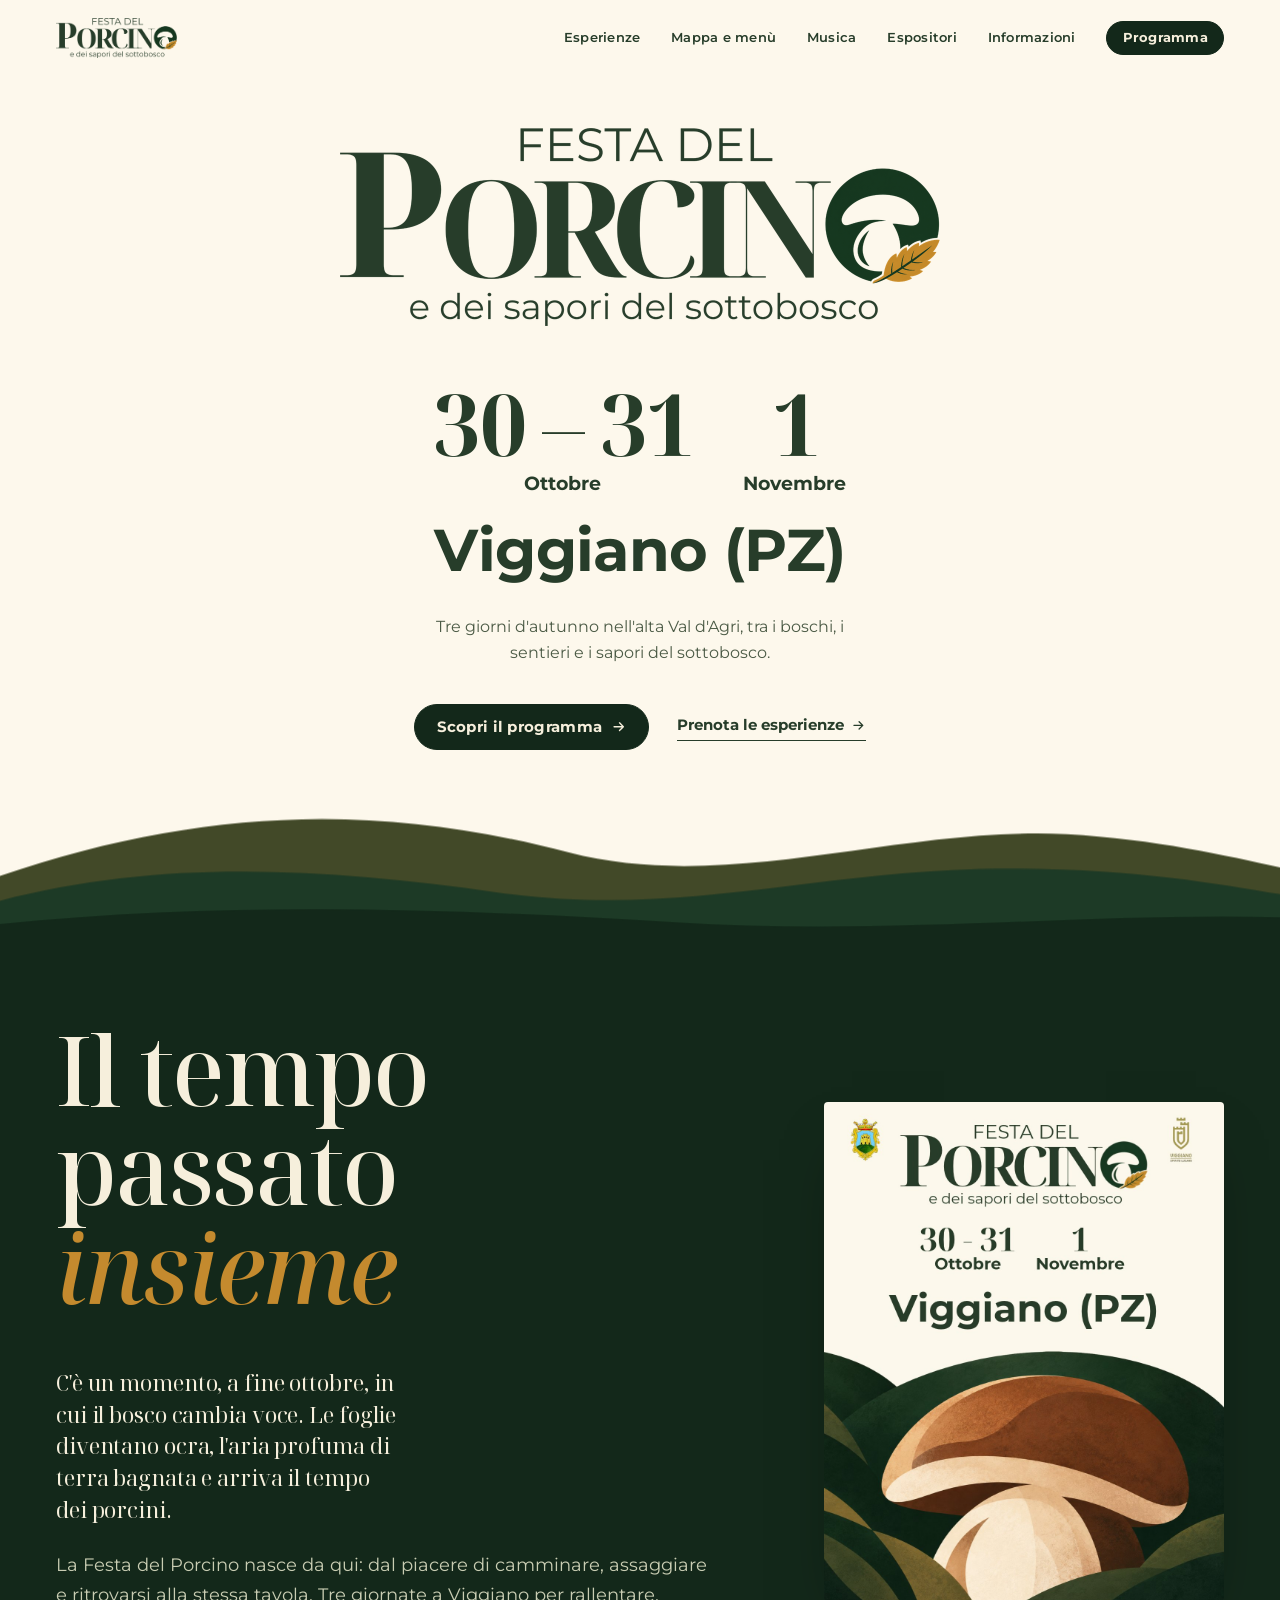
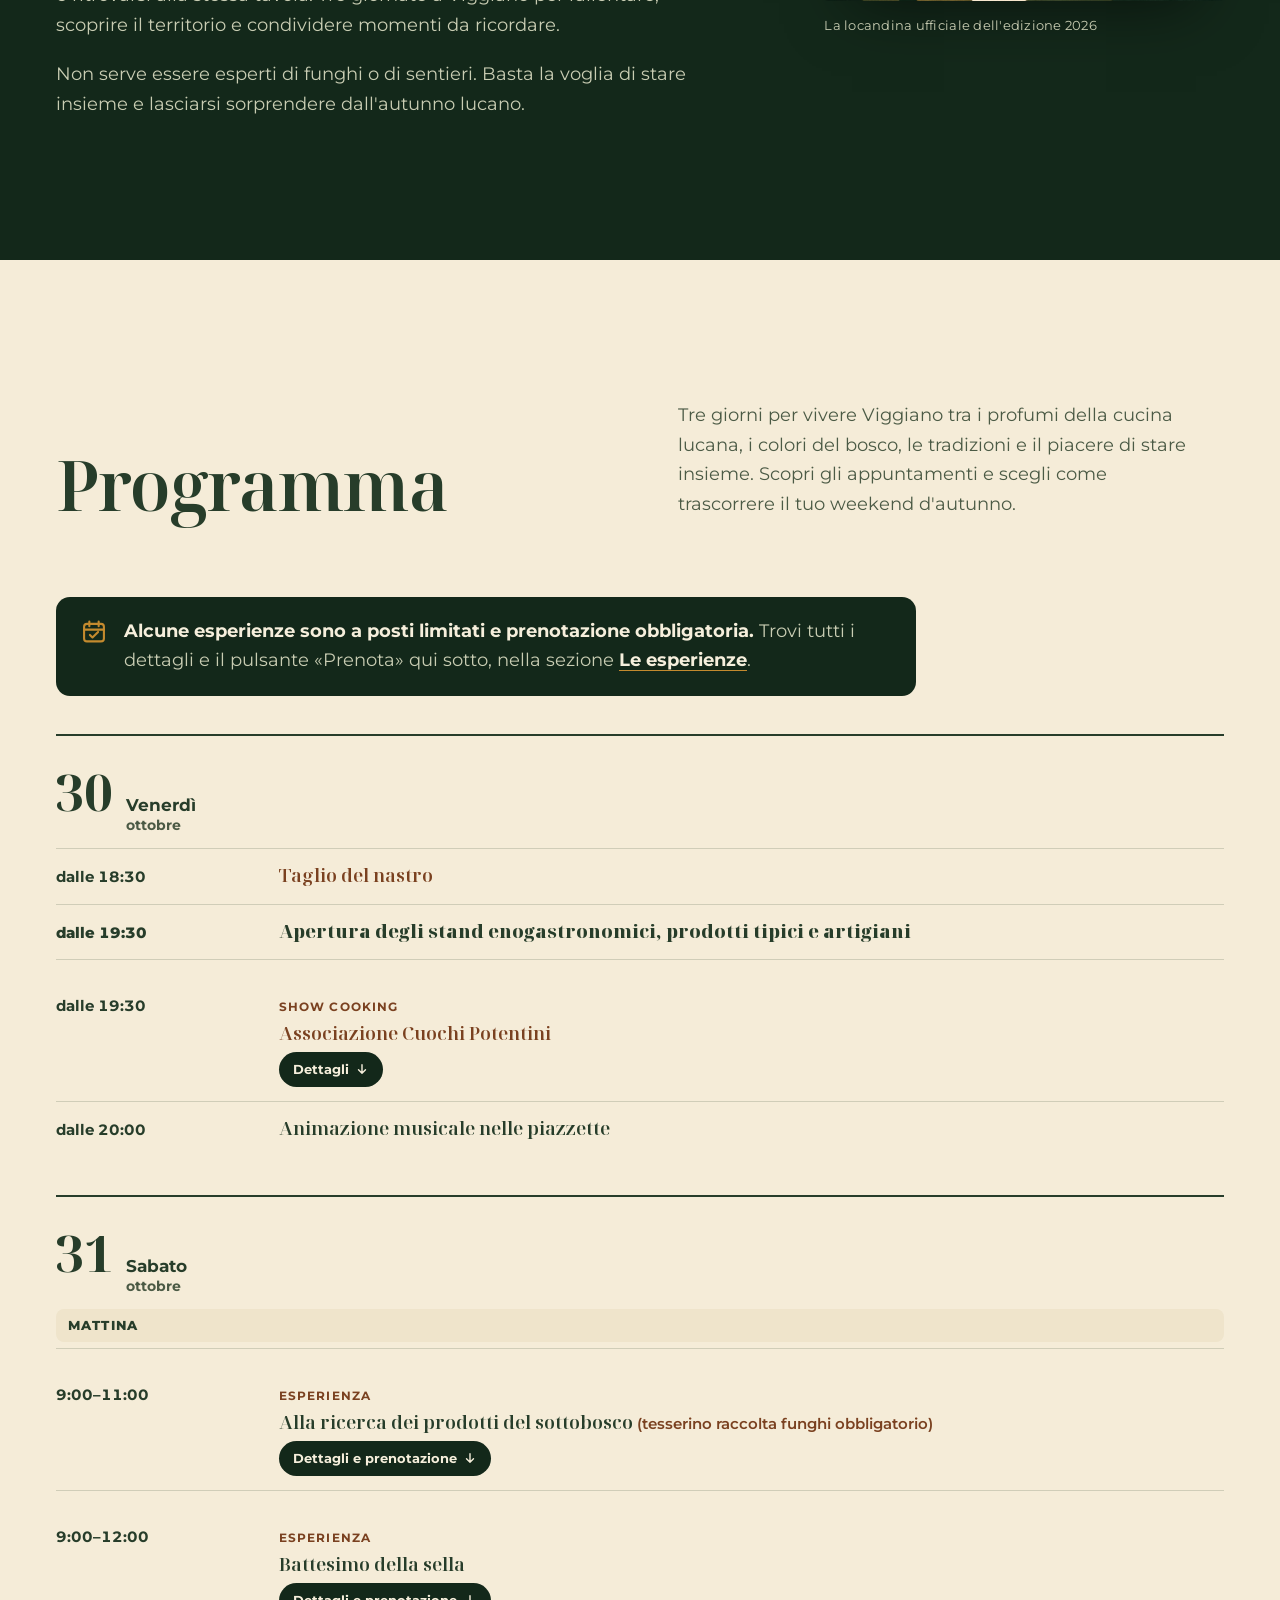
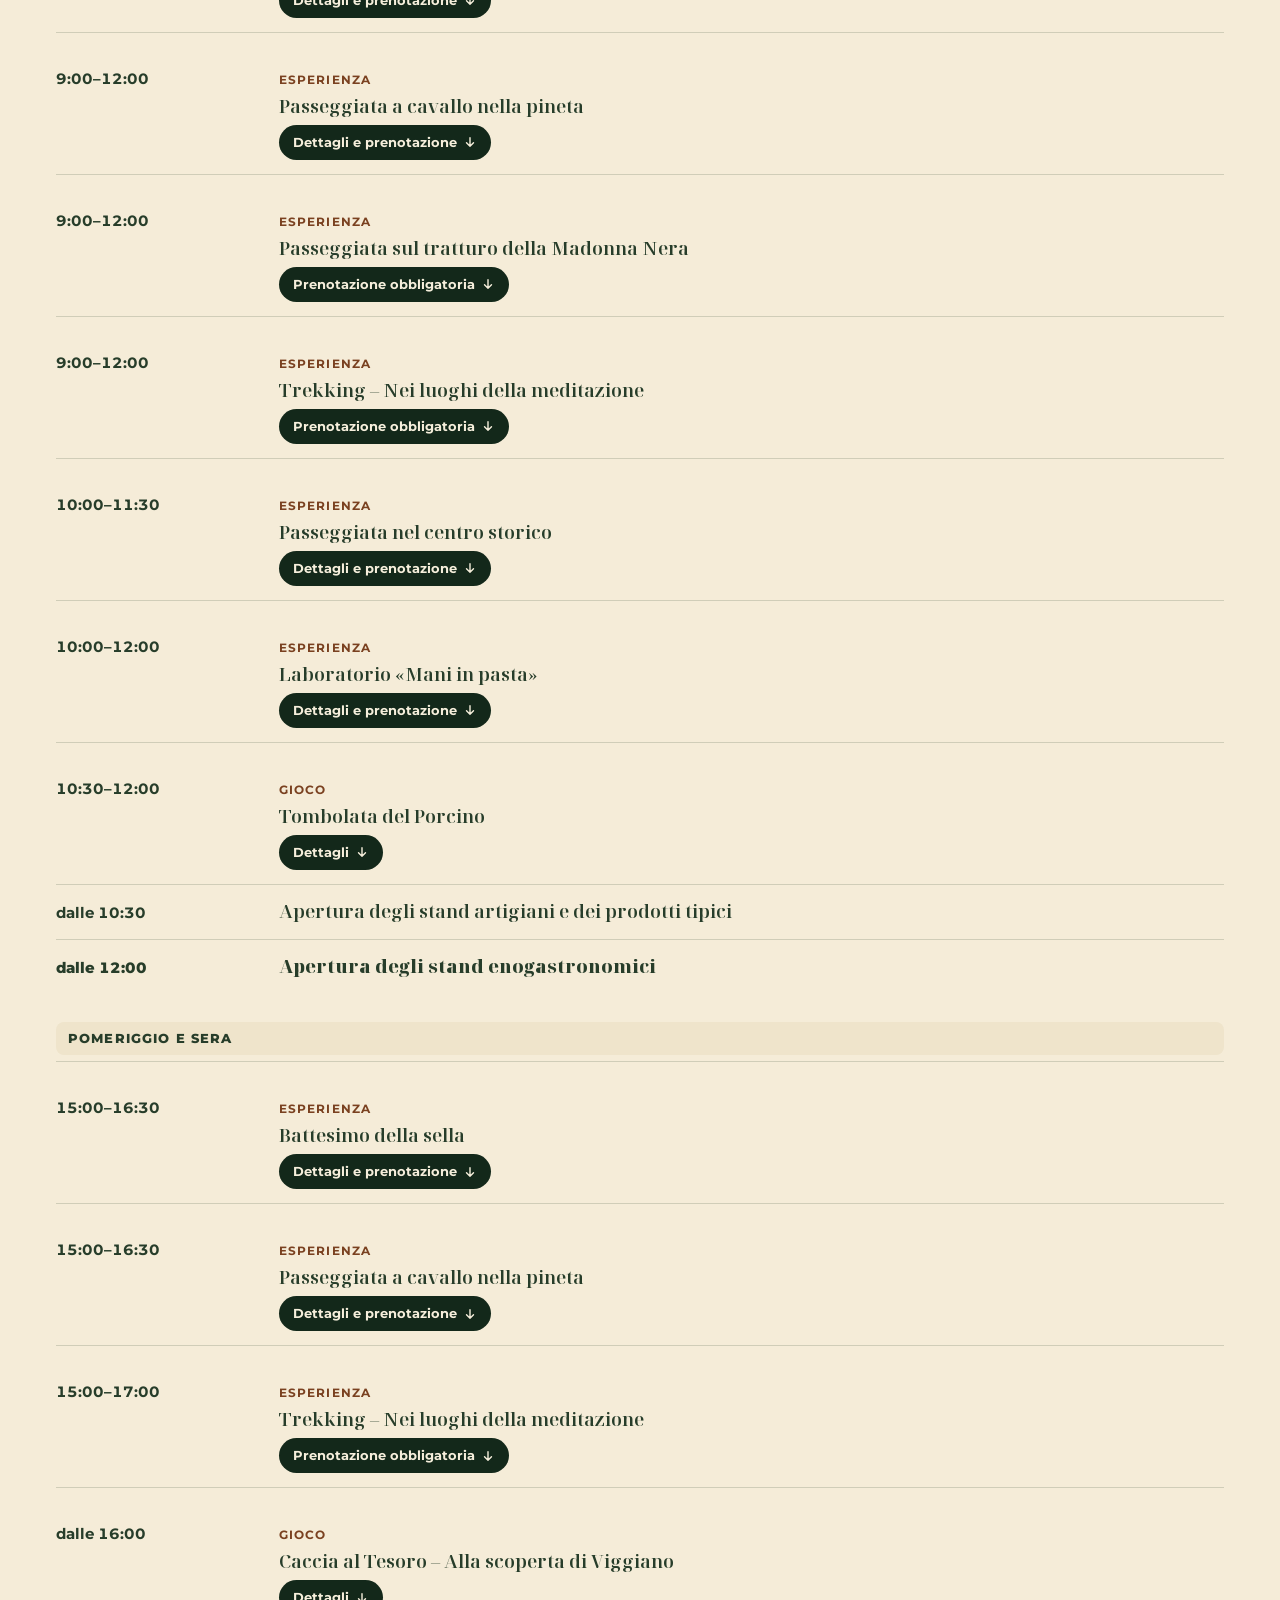
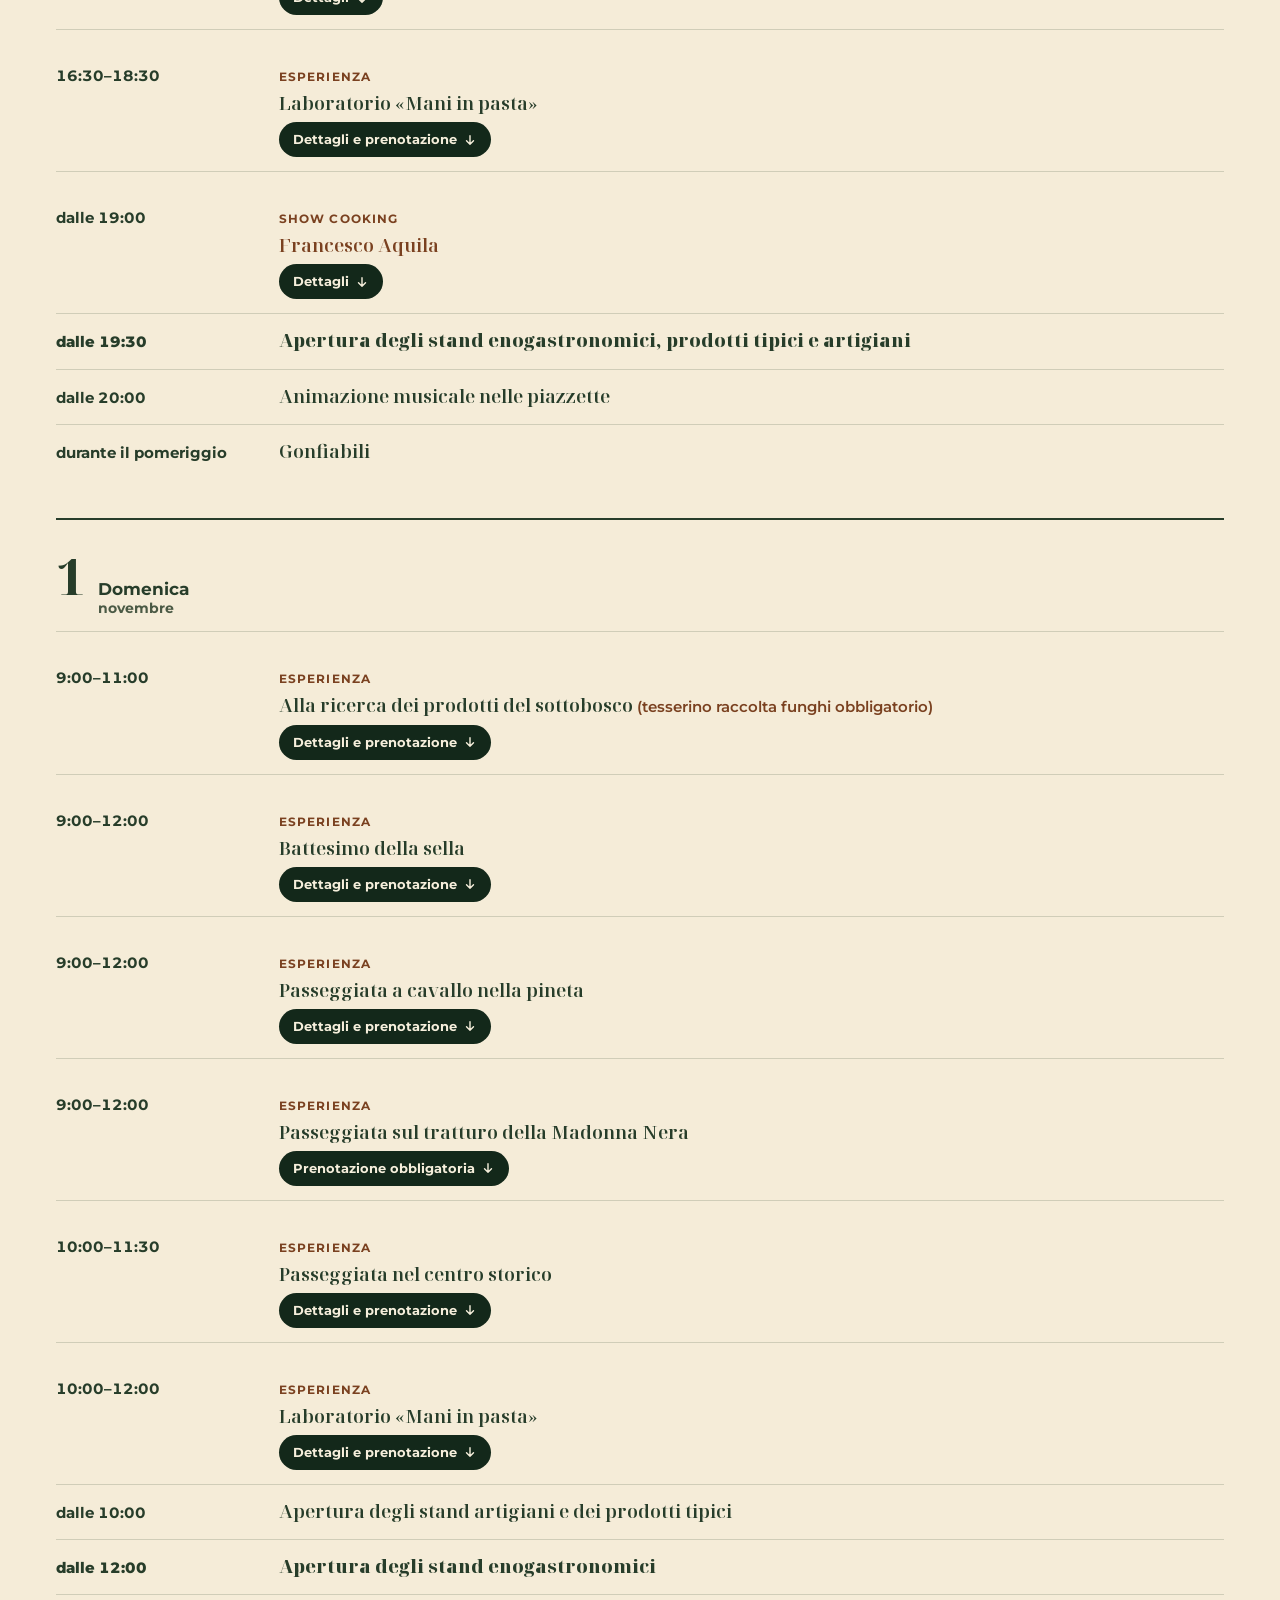
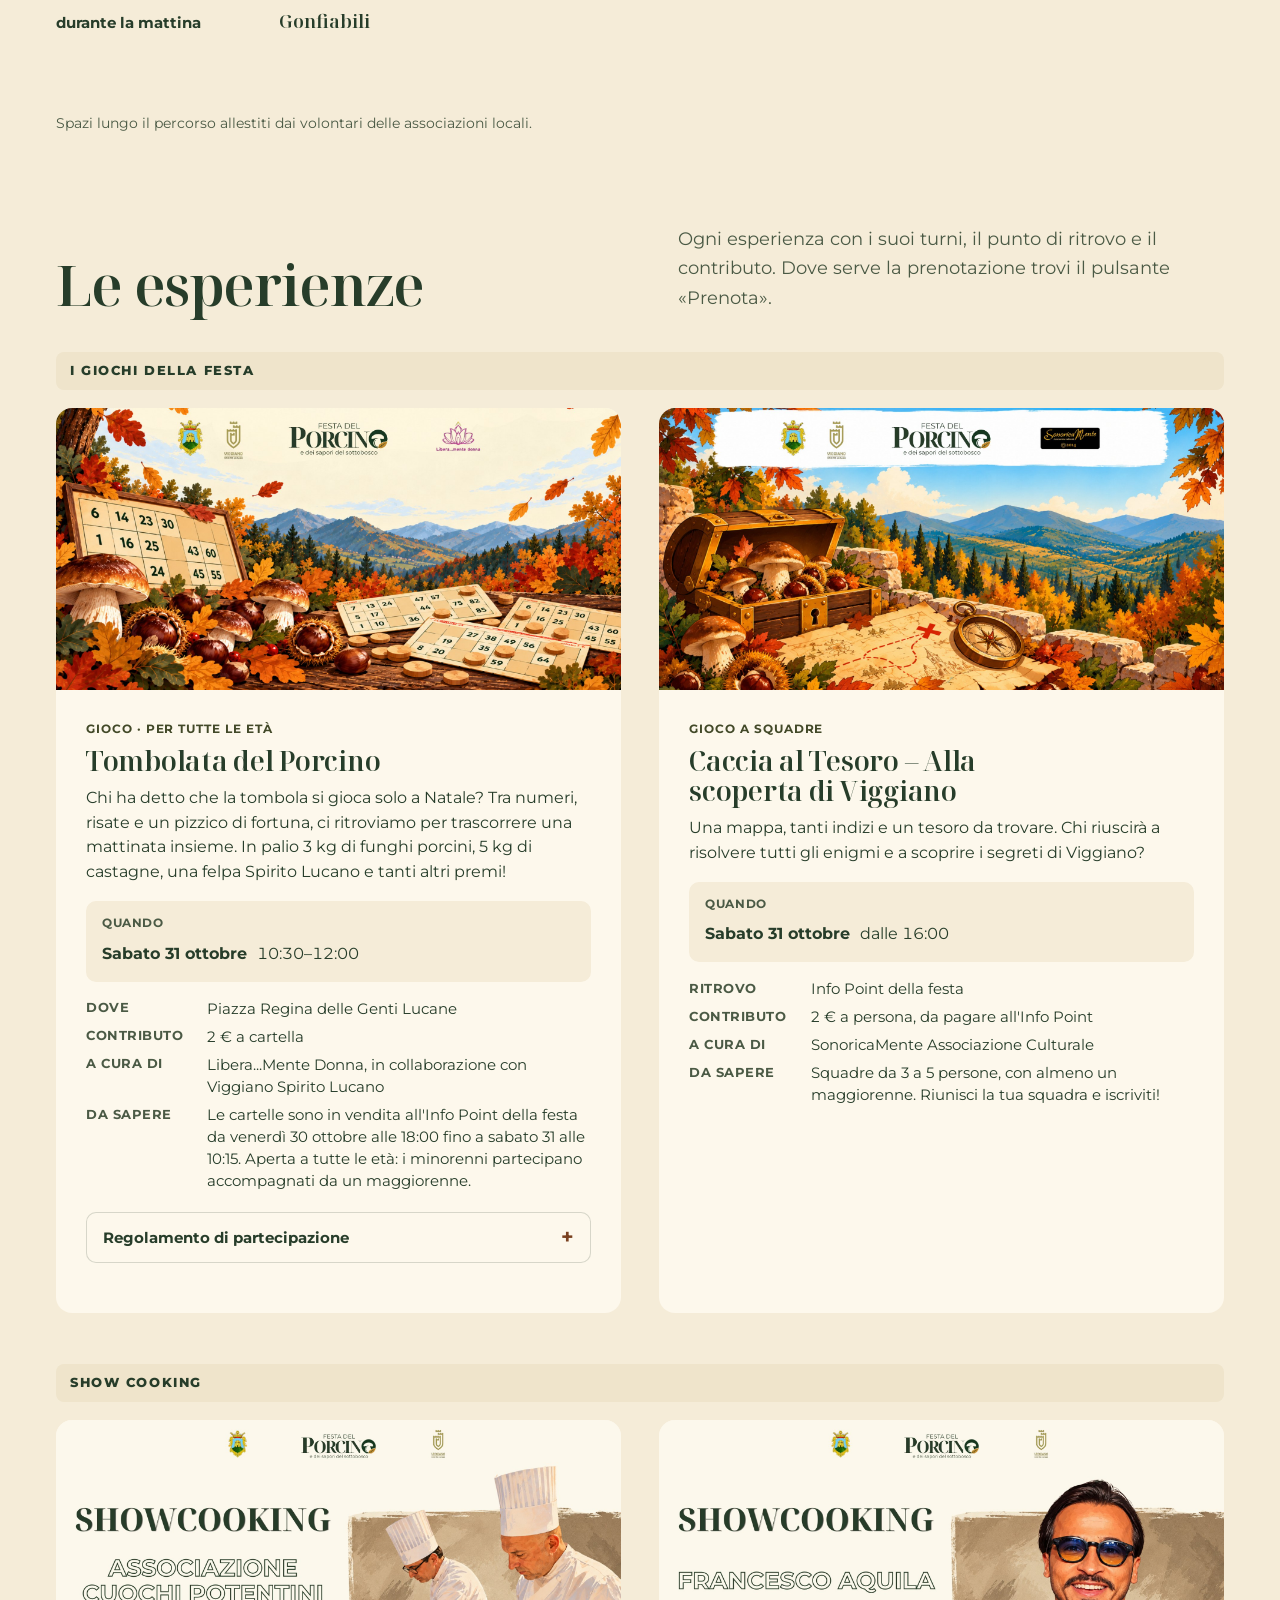
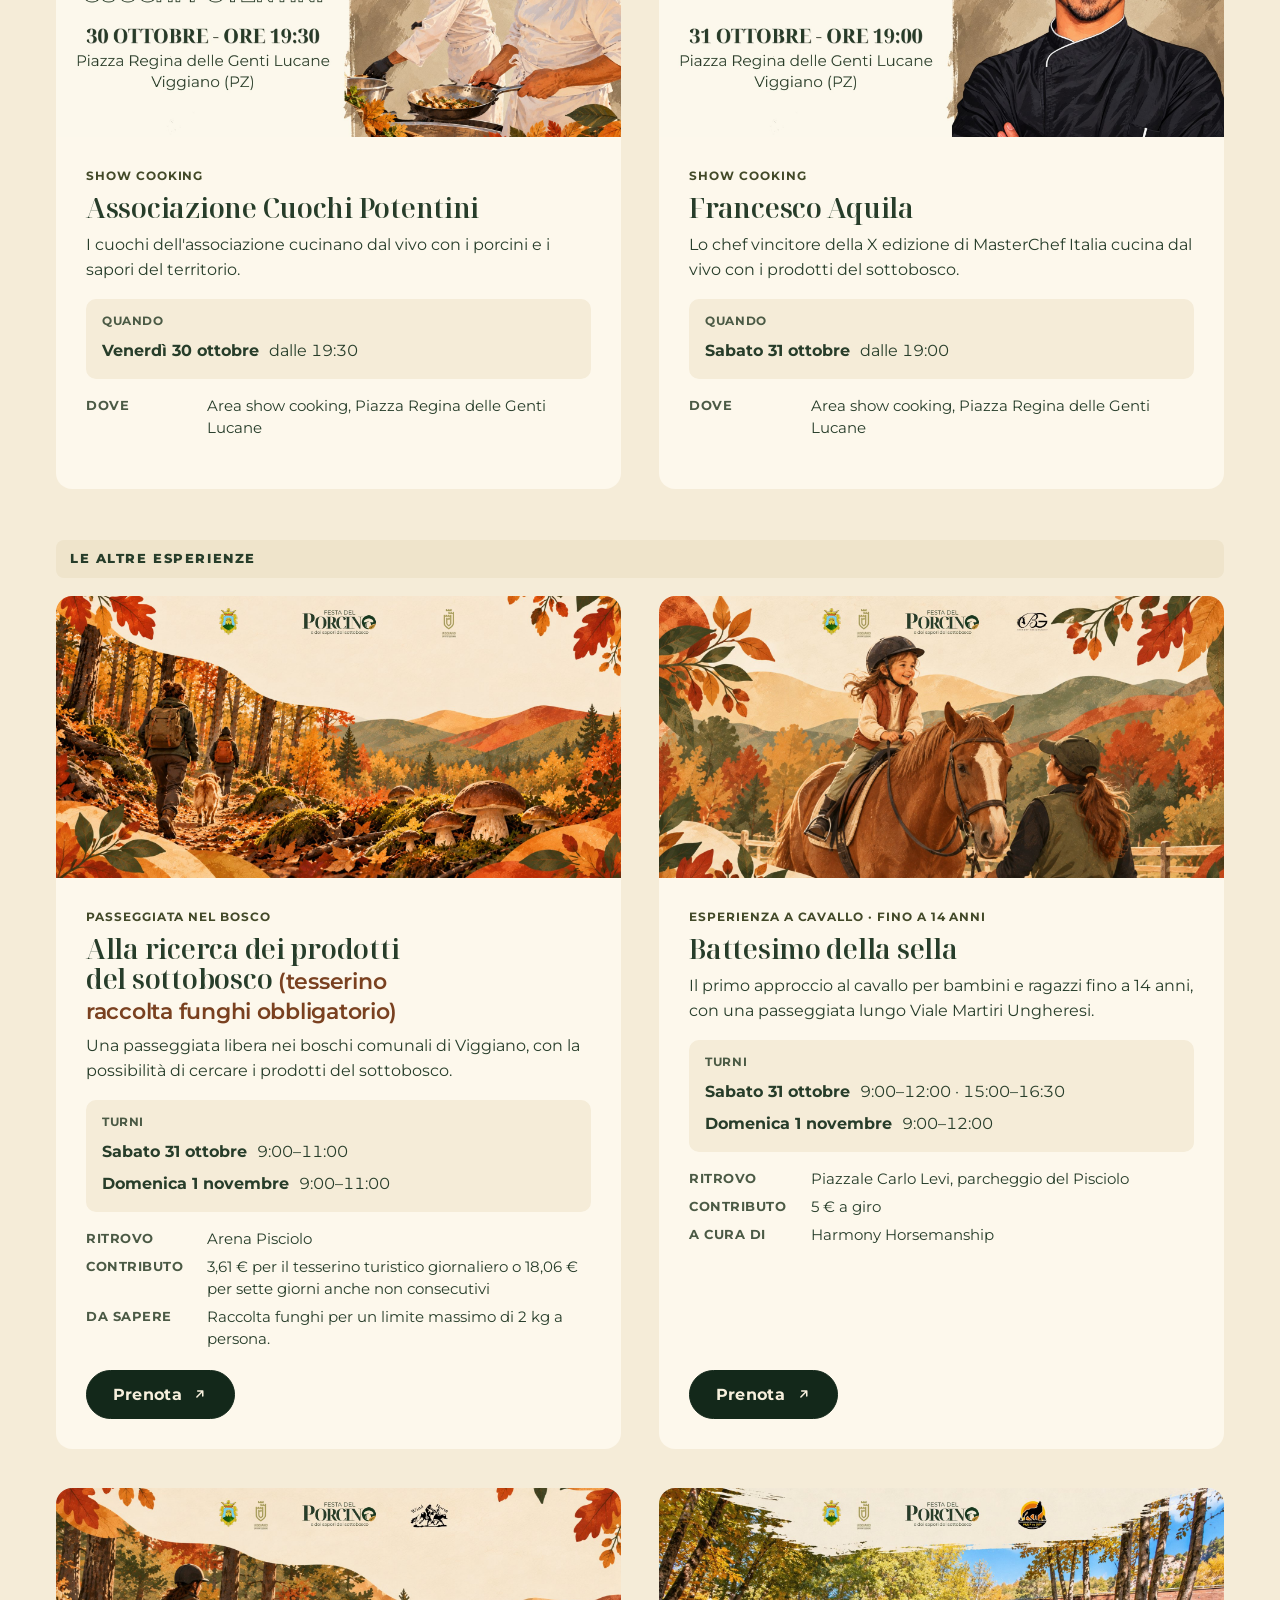
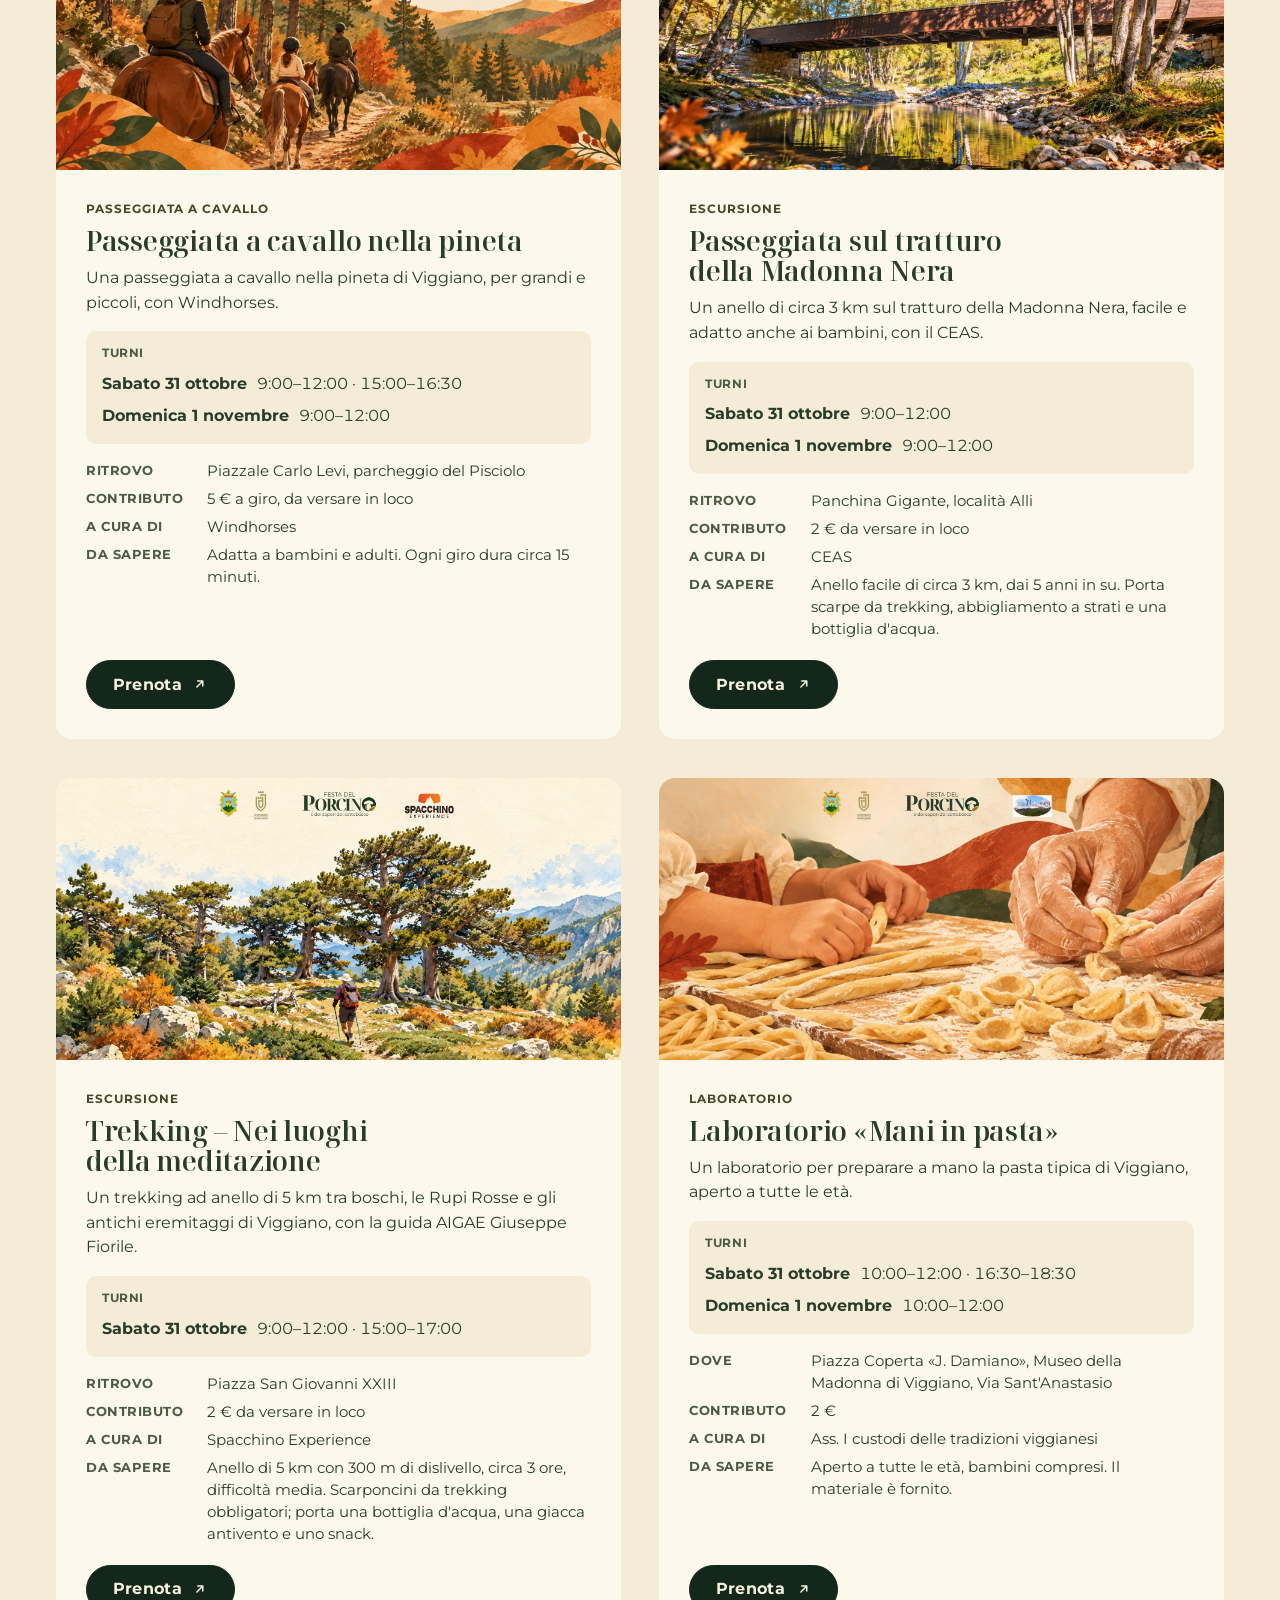
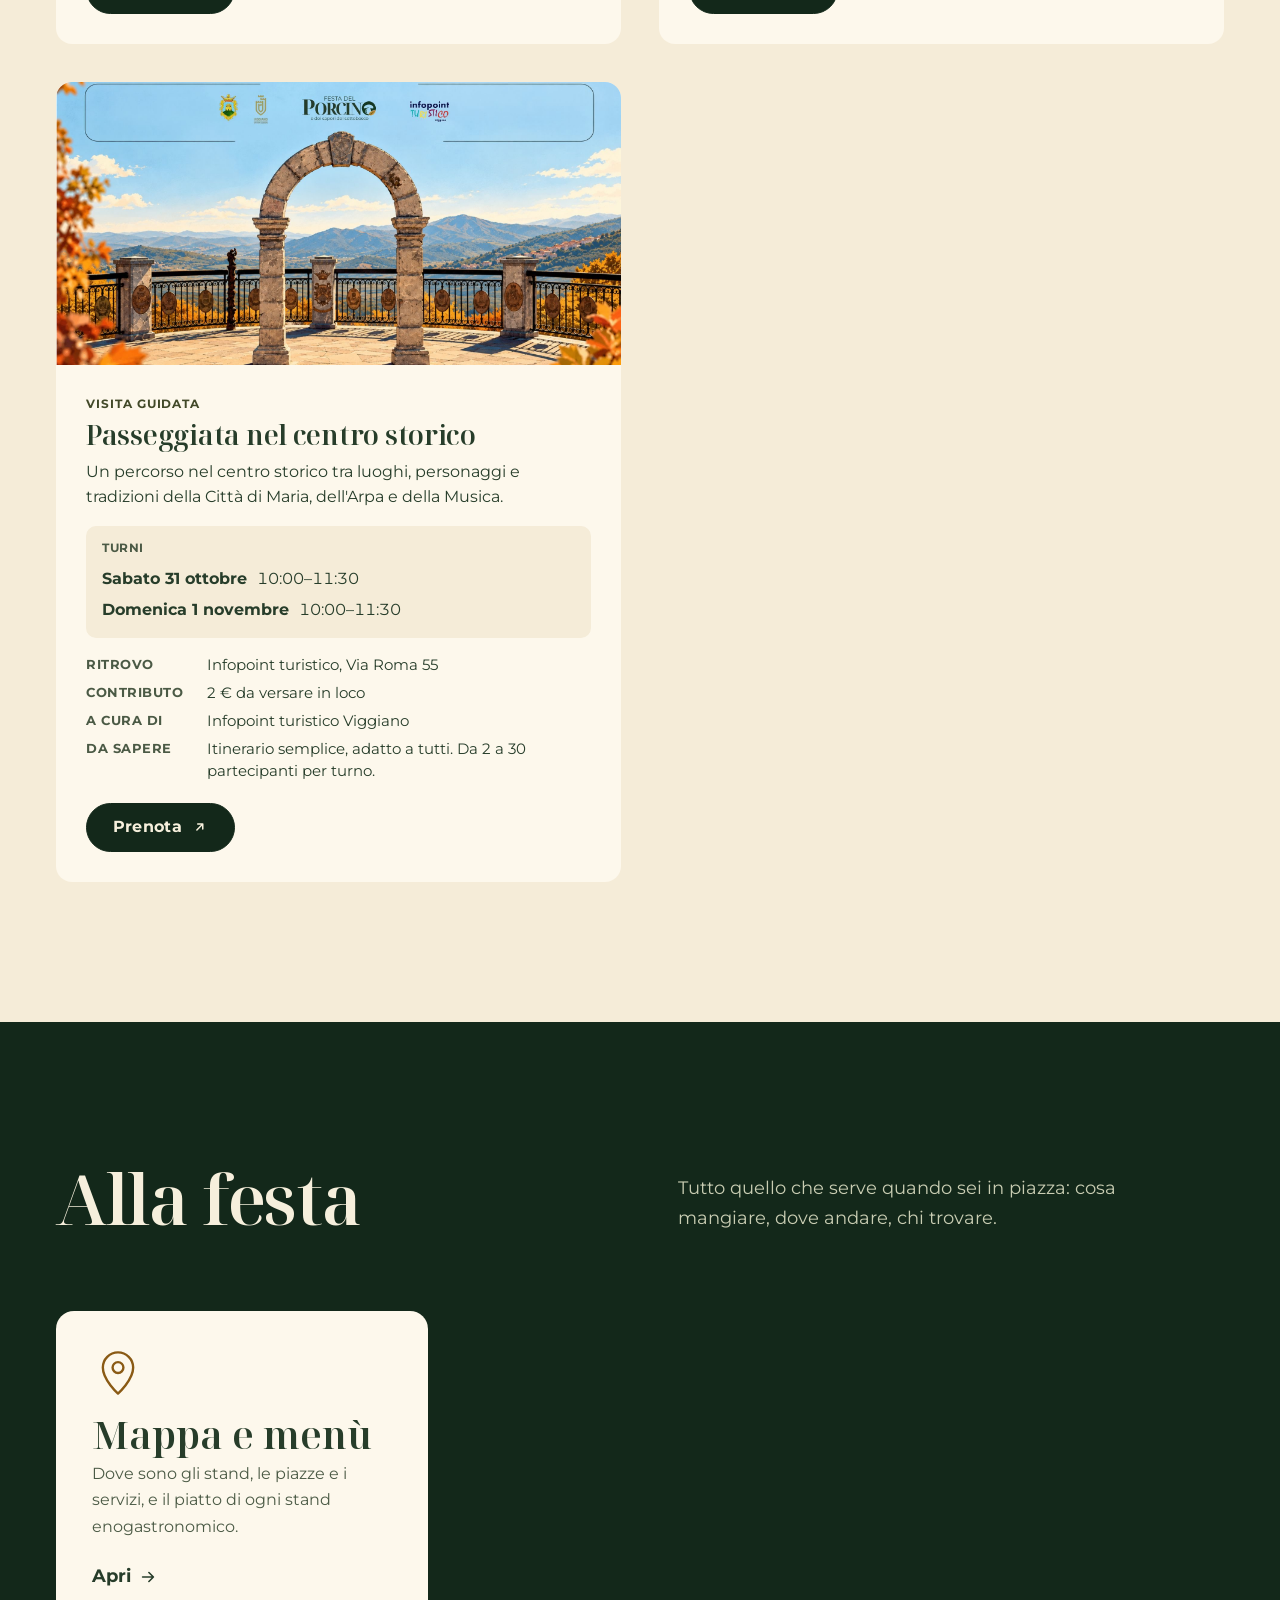
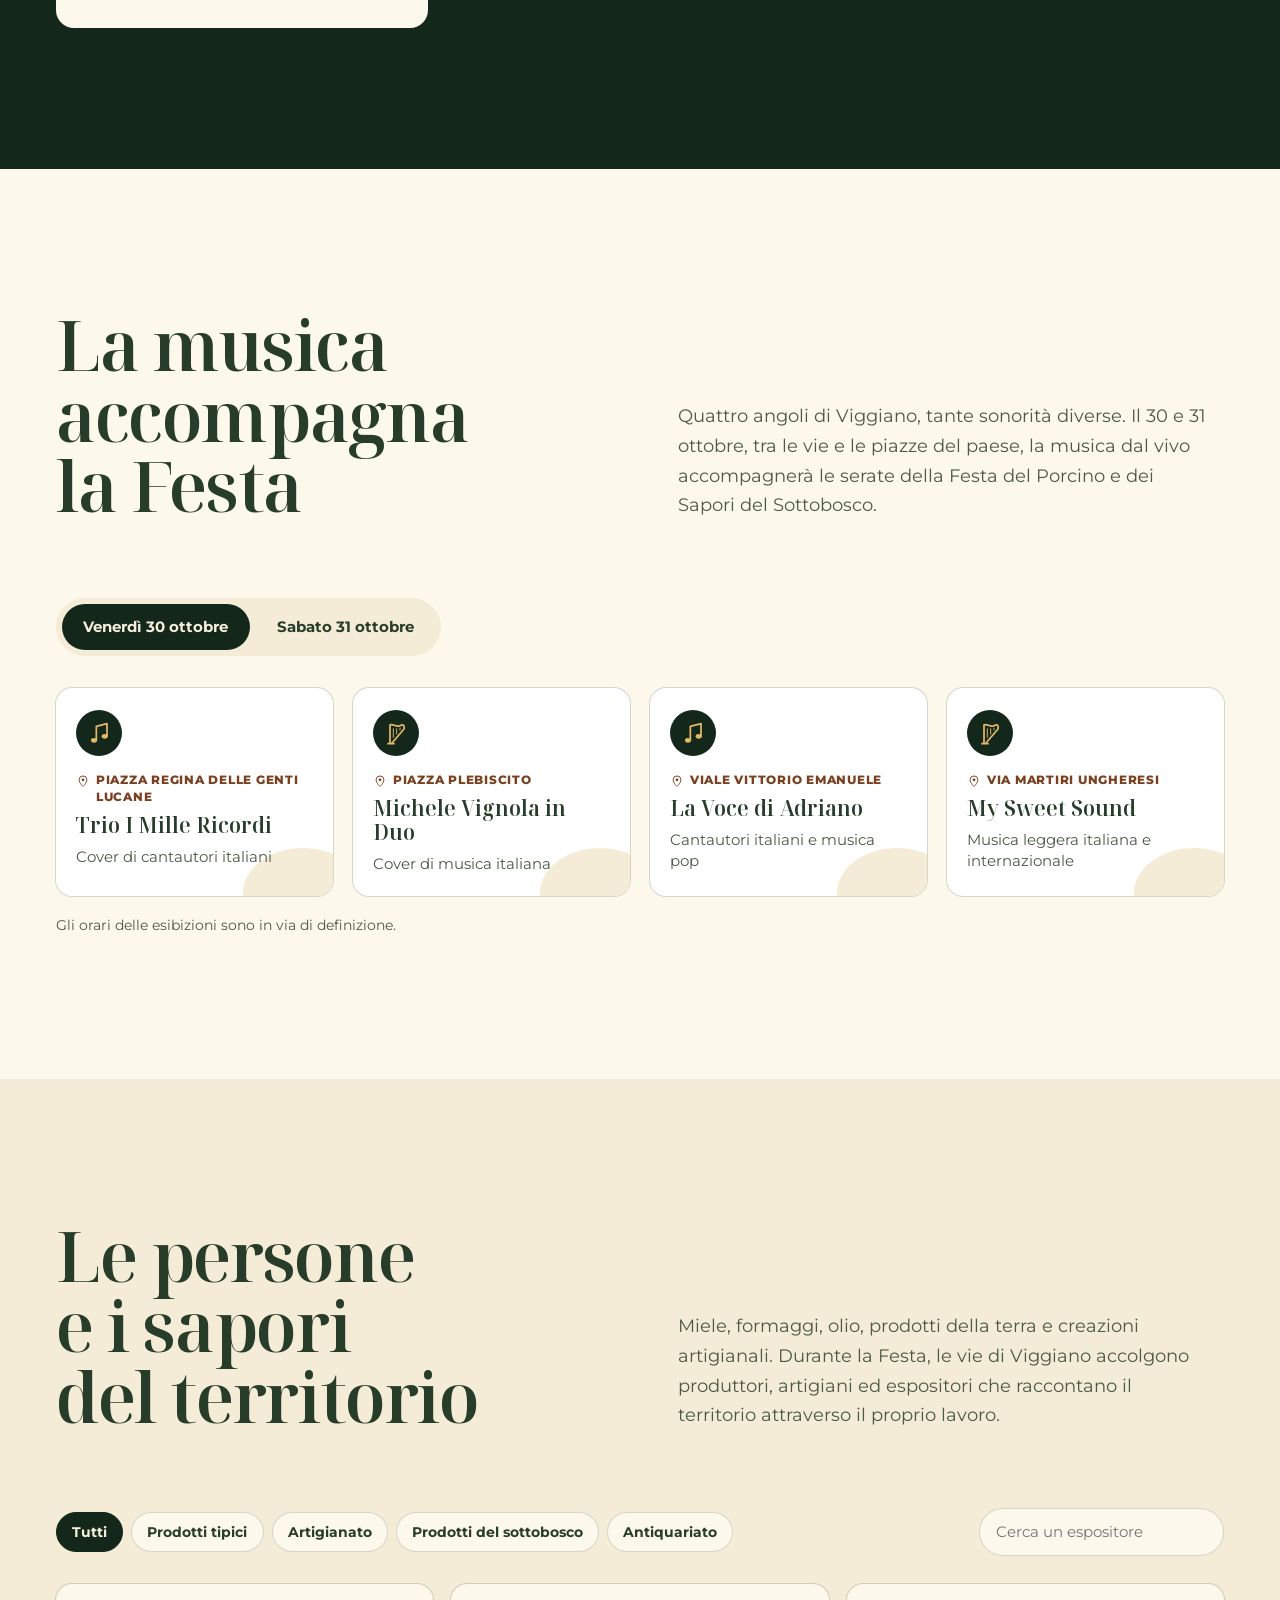
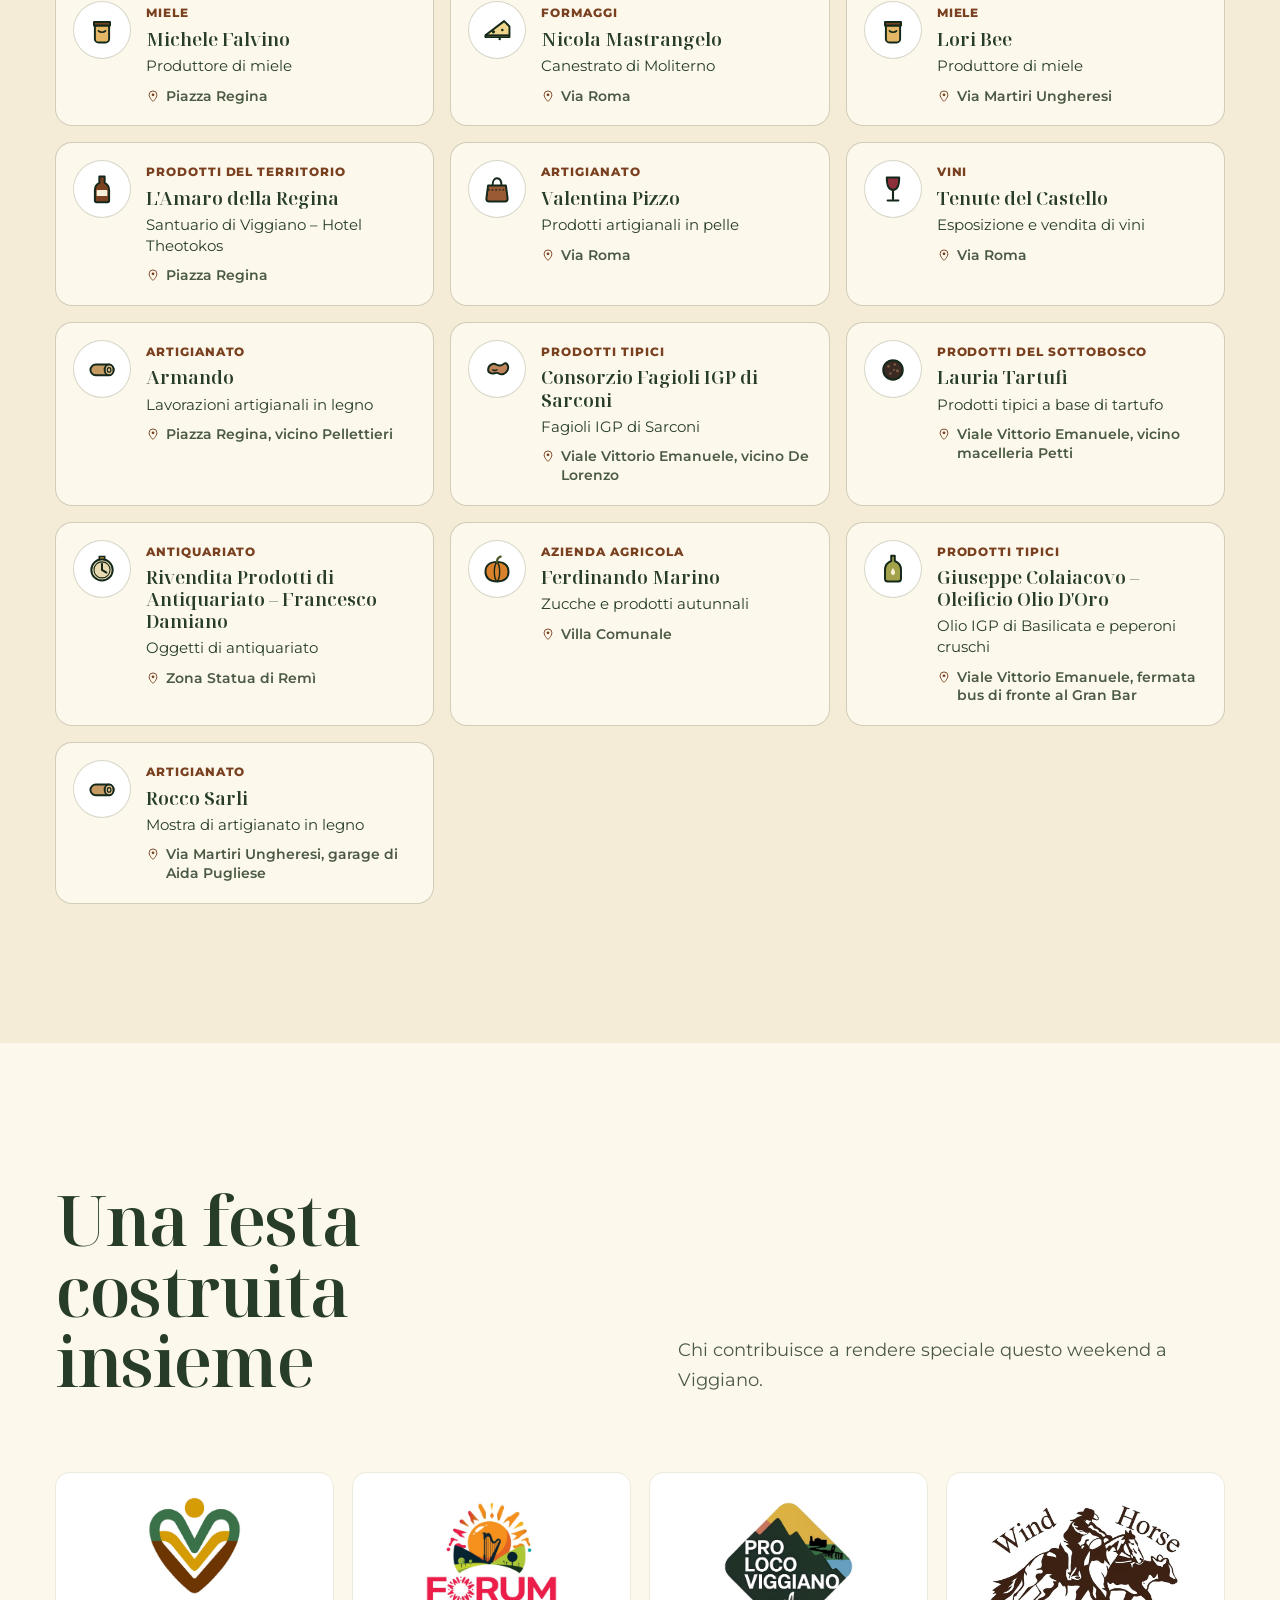
<file: informazioni/index.html>
<!doctype html>
<html lang="it">
<head>
<meta charset="utf-8">
<meta name="viewport" content="width=device-width, initial-scale=1">
<title>Informazioni e contatti · Festa del Porcino e dei Sapori del Sottobosco · Viggiano (PZ)</title>
<meta name="description" content="Come arrivare, contatti e informazioni pratiche sulla Festa del Porcino e dei sapori del sottobosco a Viggiano.">
<link rel="canonical" href="https://festadelporcino.it/informazioni/">
<meta name="theme-color" content="#fdf8ec">
<meta property="og:type" content="website">
<meta property="og:locale" content="it_IT">
<meta property="og:title" content="Informazioni e contatti · Festa del Porcino e dei Sapori del Sottobosco · Viggiano (PZ)">
<meta property="og:description" content="Come arrivare, contatti e informazioni pratiche sulla Festa del Porcino e dei sapori del sottobosco a Viggiano.">
<meta property="og:url" content="https://festadelporcino.it/informazioni/">
<meta property="og:image" content="https://festadelporcino.it/assets/img/ufficiali/locandina-16x9.jpg">
<meta name="twitter:card" content="summary_large_image">
<link rel="icon" href="/favicon.ico" sizes="48x48">
<link rel="icon" type="image/png" sizes="512x512" href="/assets/img/pittogramma-512.png">
<link rel="apple-touch-icon" href="/assets/img/apple-touch-icon.png">
<link rel="preload" href="/assets/fonts/noto-serif-display-latin-wght-normal.woff2" as="font" type="font/woff2" crossorigin>
<link rel="preload" href="/assets/fonts/montserrat-latin-wght-normal.woff2" as="font" type="font/woff2" crossorigin>
<link rel="stylesheet" href="/assets/css/site.css?v=mvqyszsk">
<script type="application/ld+json">{"@context":"https://schema.org","@type":"Festival","name":"Festa del Porcino e dei Sapori del Sottobosco","startDate":"2026-10-30","endDate":"2026-11-01","eventStatus":"https://schema.org/EventScheduled","eventAttendanceMode":"https://schema.org/OfflineEventAttendanceMode","image":["https://festadelporcino.it/assets/img/ufficiali/locandina-16x9.jpg","https://festadelporcino.it/assets/img/ufficiali/locandina-festa-del-porcino.jpg"],"url":"https://festadelporcino.it/","location":{"@type":"Place","name":"Viggiano","address":{"@type":"PostalAddress","addressLocality":"Viggiano","addressRegion":"PZ","addressCountry":"IT"}},"organizer":{"@type":"Organization","name":"Comune di Viggiano"}}</script>
</head>
<body>
<a class="skip" href="#contenuto">Vai al contenuto</a>
<header class="site-header">
  <div class="wrap">
    <a class="brand" href="/" aria-label="Festa del Porcino — homepage"><img src="/assets/img/logo-festa-del-porcino.png" alt="Festa del Porcino e dei sapori del sottobosco" width="1200" height="396"></a>
    <nav class="nav" aria-label="Sezioni">
      <a href="/esperienze/" data-sec="esperienze">Esperienze</a>
      <a href="/mappa/">Mappa e menù</a>
      <a href="/musica/" data-sec="musica">Musica</a>
      <a href="/espositori/" data-sec="espositori">Espositori</a>
      <a href="/informazioni/" data-sec="info">Informazioni</a>
      <a class="btn btn--small" href="/programma/" data-sec="programma">Programma</a>
    </nav>
  </div>
</header>
<main id="contenuto">

<section class="hero" aria-labelledby="hero-title">
  <div class="wrap hero__grid">
    <div class="hero__copy">
      <h1 id="hero-title" class="visually-hidden">Festa del Porcino e dei Sapori del Sottobosco — 30–31 ottobre e 1 novembre 2026, Viggiano (PZ)</h1>
      <img class="hero__logo" src="/assets/img/logo-festa-del-porcino.png" alt="" width="1200" height="396" fetchpriority="high">
      <div class="hero__dates" aria-hidden="true">
        <span class="hero__date"><b>30 – 31</b><span>Ottobre</span></span>
        <span class="hero__date"><b>1</b><span>Novembre</span></span>
      </div>
      <p class="hero__place">Viggiano (PZ)</p>
      <p class="hero__intro">Tre giorni d'autunno nell'alta Val d'Agri, tra i boschi, i sentieri e i sapori del sottobosco.</p>
      <div class="hero__actions">
        <a class="btn" href="/programma/" data-sec="programma">Scopri il programma <svg viewBox="0 0 20 20" aria-hidden="true" fill="none" stroke="currentColor" stroke-width="1.8" stroke-linecap="round" stroke-linejoin="round"><path d="M4 10h12M11 5l5 5-5 5"/></svg></a>
        <a class="link-arrow" href="/esperienze/" data-sec="esperienze">Prenota le esperienze <svg viewBox="0 0 20 20" aria-hidden="true" fill="none" stroke="currentColor" stroke-width="1.8" stroke-linecap="round" stroke-linejoin="round"><path d="M4 10h12M11 5l5 5-5 5"/></svg></a>
      </div>
    </div>
  </div>
  <svg class="hills" viewBox="0 0 1440 200" preserveAspectRatio="none" aria-hidden="true">
    <path class="h-back" d="M0 120 C 220 40 420 30 640 92 C 820 142 1010 60 1200 70 C 1300 76 1380 96 1440 110 V200 H0 Z"/>
    <path class="h-mid" d="M0 150 C 180 100 360 110 560 140 C 760 170 900 118 1100 112 C 1260 108 1360 128 1440 142 V200 H0 Z"/>
    <path class="h-front" d="M0 178 C 260 150 520 160 760 176 C 1000 192 1220 164 1440 170 V200 H0 Z"/>
  </svg>
</section>

<section class="section section--forest concept" id="concept" aria-labelledby="concept-title">
  <div class="wrap concept__grid">
    <div>
      <h2 class="display concept__title" id="concept-title">Il tempo passato <em>insieme</em></h2>
      <p class="lead">C'è un momento, a fine ottobre, in cui il bosco cambia voce. Le foglie diventano ocra, l'aria profuma di terra bagnata e arriva il tempo dei porcini.</p>
      <div class="prose">
        <p>La Festa del Porcino nasce da qui: dal piacere di camminare, assaggiare e ritrovarsi alla stessa tavola. Tre giornate a Viggiano per rallentare, scoprire il territorio e condividere momenti da ricordare.</p>
        <p>Non serve essere esperti di funghi o di sentieri. Basta la voglia di stare insieme e lasciarsi sorprendere dall'autunno lucano.</p>
      </div>
    </div>
    <figure class="poster">
      <img src="/assets/img/ufficiali/locandina-festa-del-porcino.jpg" alt="Locandina ufficiale: Festa del Porcino e dei sapori del sottobosco, 30–31 ottobre e 1 novembre 2026, Viggiano (PZ)" width="1080" height="1350" loading="lazy">
      <figcaption>La locandina ufficiale dell'edizione 2026</figcaption>
    </figure>
  </div>
</section>

<section class="section section--deep" id="programma" aria-labelledby="programma-title">
  <div class="wrap">
    <div class="section-head">
      <h2 class="display h-section" id="programma-title">Programma</h2>
      <p class="muted">Tre giorni per vivere Viggiano tra i profumi della cucina lucana, i colori del bosco, le tradizioni e il piacere di stare insieme. Scopri gli appuntamenti e scegli come trascorrere il tuo weekend d'autunno.</p>
    </div>
    <div class="booking-notice">
      <svg viewBox="0 0 24 24" aria-hidden="true" fill="none" stroke="currentColor" stroke-width="1.8" stroke-linecap="round" stroke-linejoin="round"><rect x="3.5" y="5" width="17" height="15" rx="2.5"/><path d="M3.5 10h17M8 3v4M16 3v4M8.5 14.5l2.2 2.2 4.8-4.8"/></svg>
      <p><b>Alcune esperienze sono a posti limitati e prenotazione obbligatoria.</b> Trovi tutti i dettagli e il pulsante «Prenota» qui sotto, nella sezione <a href="/esperienze/" data-sec="esperienze">Le esperienze</a>.</p>
    </div><div class="tl"><section class="tl-day" id="g-2026-10-30" aria-labelledby="tl-2026-10-30">
      <h3 class="tl-day__head" id="tl-2026-10-30"><span class="tl-day__num">30</span><span class="tl-day__name"><b>Venerdì</b><span>ottobre</span></span></h3>
      <ol class="tl-rows"><li class="tl-row tl-row--key">
          <div class="tl-label"><span class="tl-time num"><span class="nowrap">dalle 18:30</span></span><span class="tl-main"><span class="tl-name">Taglio del nastro</span></span></div>
        </li>
<li class="tl-row tl-row--bold">
          <div class="tl-label"><span class="tl-time num"><span class="nowrap">dalle 19:30</span></span><span class="tl-main"><span class="tl-name">Apertura degli stand enogastronomici, prodotti tipici e artigiani</span></span></div>
        </li>
<li class="tl-row tl-row--key">
          <div class="tl-label"><span class="tl-time num"><span class="nowrap">dalle 19:30</span></span><span class="tl-main"><span class="tl-kind">Show cooking</span><span class="tl-name"><a href="#esp-show-cooking-cuochi-potentini">Associazione Cuochi Potentini</a></span><a class="tl-go" href="#esp-show-cooking-cuochi-potentini">Dettagli <svg viewBox="0 0 20 20" aria-hidden="true" fill="none" stroke="currentColor" stroke-width="2" stroke-linecap="round" stroke-linejoin="round"><path d="M10 4v12M5 11l5 5 5-5"/></svg></a></span></div>
        </li>
<li class="tl-row">
          <div class="tl-label"><span class="tl-time num"><span class="nowrap">dalle 20:00</span></span><span class="tl-main"><span class="tl-name">Animazione musicale nelle piazzette</span></span></div>
        </li></ol>
    </section>
<section class="tl-day" id="g-2026-10-31" aria-labelledby="tl-2026-10-31">
      <h3 class="tl-day__head" id="tl-2026-10-31"><span class="tl-day__num">31</span><span class="tl-day__name"><b>Sabato</b><span>ottobre</span></span></h3>
      <div class="tl-part"><h4 class="tl-part__head">Mattina</h4><ol class="tl-rows"><li class="tl-row">
          <div class="tl-label"><span class="tl-time num"><span class="nowrap">9:00–11:00</span></span><span class="tl-main"><span class="tl-kind">Esperienza</span><span class="tl-name"><a href="#esp-alla-ricerca-dei-prodotti-del-sottobosco">Alla ricerca dei prodotti del sottobosco</a> <span class="tl-note">(tesserino raccolta funghi obbligatorio)</span></span><a class="tl-go" href="#esp-alla-ricerca-dei-prodotti-del-sottobosco">Dettagli e prenotazione <svg viewBox="0 0 20 20" aria-hidden="true" fill="none" stroke="currentColor" stroke-width="2" stroke-linecap="round" stroke-linejoin="round"><path d="M10 4v12M5 11l5 5 5-5"/></svg></a></span></div>
        </li>
<li class="tl-row">
          <div class="tl-label"><span class="tl-time num"><span class="nowrap">9:00–12:00</span></span><span class="tl-main"><span class="tl-kind">Esperienza</span><span class="tl-name"><a href="#esp-battesimo-della-sella">Battesimo della sella</a></span><a class="tl-go" href="#esp-battesimo-della-sella">Dettagli e prenotazione <svg viewBox="0 0 20 20" aria-hidden="true" fill="none" stroke="currentColor" stroke-width="2" stroke-linecap="round" stroke-linejoin="round"><path d="M10 4v12M5 11l5 5 5-5"/></svg></a></span></div>
        </li>
<li class="tl-row">
          <div class="tl-label"><span class="tl-time num"><span class="nowrap">9:00–12:00</span></span><span class="tl-main"><span class="tl-kind">Esperienza</span><span class="tl-name"><a href="#esp-passeggiata-a-cavallo-nella-pineta">Passeggiata a cavallo nella pineta</a></span><a class="tl-go" href="#esp-passeggiata-a-cavallo-nella-pineta">Dettagli e prenotazione <svg viewBox="0 0 20 20" aria-hidden="true" fill="none" stroke="currentColor" stroke-width="2" stroke-linecap="round" stroke-linejoin="round"><path d="M10 4v12M5 11l5 5 5-5"/></svg></a></span></div>
        </li>
<li class="tl-row">
          <div class="tl-label"><span class="tl-time num"><span class="nowrap">9:00–12:00</span></span><span class="tl-main"><span class="tl-kind">Esperienza</span><span class="tl-name"><a href="#esp-passeggiata-sul-tratturo-della-madonna-nera">Passeggiata sul tratturo della Madonna Nera</a></span><a class="tl-go" href="#esp-passeggiata-sul-tratturo-della-madonna-nera">Prenotazione obbligatoria <svg viewBox="0 0 20 20" aria-hidden="true" fill="none" stroke="currentColor" stroke-width="2" stroke-linecap="round" stroke-linejoin="round"><path d="M10 4v12M5 11l5 5 5-5"/></svg></a></span></div>
        </li>
<li class="tl-row">
          <div class="tl-label"><span class="tl-time num"><span class="nowrap">9:00–12:00</span></span><span class="tl-main"><span class="tl-kind">Esperienza</span><span class="tl-name"><a href="#esp-nei-luoghi-della-meditazione">Trekking – Nei luoghi della meditazione</a></span><a class="tl-go" href="#esp-nei-luoghi-della-meditazione">Prenotazione obbligatoria <svg viewBox="0 0 20 20" aria-hidden="true" fill="none" stroke="currentColor" stroke-width="2" stroke-linecap="round" stroke-linejoin="round"><path d="M10 4v12M5 11l5 5 5-5"/></svg></a></span></div>
        </li>
<li class="tl-row">
          <div class="tl-label"><span class="tl-time num"><span class="nowrap">10:00–11:30</span></span><span class="tl-main"><span class="tl-kind">Esperienza</span><span class="tl-name"><a href="#esp-passeggiata-nel-centro-storico">Passeggiata nel centro storico</a></span><a class="tl-go" href="#esp-passeggiata-nel-centro-storico">Dettagli e prenotazione <svg viewBox="0 0 20 20" aria-hidden="true" fill="none" stroke="currentColor" stroke-width="2" stroke-linecap="round" stroke-linejoin="round"><path d="M10 4v12M5 11l5 5 5-5"/></svg></a></span></div>
        </li>
<li class="tl-row">
          <div class="tl-label"><span class="tl-time num"><span class="nowrap">10:00–12:00</span></span><span class="tl-main"><span class="tl-kind">Esperienza</span><span class="tl-name"><a href="#esp-laboratorio-mani-in-pasta">Laboratorio «Mani in pasta»</a></span><a class="tl-go" href="#esp-laboratorio-mani-in-pasta">Dettagli e prenotazione <svg viewBox="0 0 20 20" aria-hidden="true" fill="none" stroke="currentColor" stroke-width="2" stroke-linecap="round" stroke-linejoin="round"><path d="M10 4v12M5 11l5 5 5-5"/></svg></a></span></div>
        </li>
<li class="tl-row">
          <div class="tl-label"><span class="tl-time num"><span class="nowrap">10:30–12:00</span></span><span class="tl-main"><span class="tl-kind">Gioco</span><span class="tl-name"><a href="#esp-tombolata-del-porcino">Tombolata del Porcino</a></span><a class="tl-go" href="#esp-tombolata-del-porcino">Dettagli <svg viewBox="0 0 20 20" aria-hidden="true" fill="none" stroke="currentColor" stroke-width="2" stroke-linecap="round" stroke-linejoin="round"><path d="M10 4v12M5 11l5 5 5-5"/></svg></a></span></div>
        </li>
<li class="tl-row">
          <div class="tl-label"><span class="tl-time num"><span class="nowrap">dalle 10:30</span></span><span class="tl-main"><span class="tl-name">Apertura degli stand artigiani e dei prodotti tipici</span></span></div>
        </li>
<li class="tl-row tl-row--bold">
          <div class="tl-label"><span class="tl-time num"><span class="nowrap">dalle 12:00</span></span><span class="tl-main"><span class="tl-name">Apertura degli stand enogastronomici</span></span></div>
        </li></ol></div>
<div class="tl-part"><h4 class="tl-part__head">Pomeriggio e sera</h4><ol class="tl-rows"><li class="tl-row">
          <div class="tl-label"><span class="tl-time num"><span class="nowrap">15:00–16:30</span></span><span class="tl-main"><span class="tl-kind">Esperienza</span><span class="tl-name"><a href="#esp-battesimo-della-sella">Battesimo della sella</a></span><a class="tl-go" href="#esp-battesimo-della-sella">Dettagli e prenotazione <svg viewBox="0 0 20 20" aria-hidden="true" fill="none" stroke="currentColor" stroke-width="2" stroke-linecap="round" stroke-linejoin="round"><path d="M10 4v12M5 11l5 5 5-5"/></svg></a></span></div>
        </li>
<li class="tl-row">
          <div class="tl-label"><span class="tl-time num"><span class="nowrap">15:00–16:30</span></span><span class="tl-main"><span class="tl-kind">Esperienza</span><span class="tl-name"><a href="#esp-passeggiata-a-cavallo-nella-pineta">Passeggiata a cavallo nella pineta</a></span><a class="tl-go" href="#esp-passeggiata-a-cavallo-nella-pineta">Dettagli e prenotazione <svg viewBox="0 0 20 20" aria-hidden="true" fill="none" stroke="currentColor" stroke-width="2" stroke-linecap="round" stroke-linejoin="round"><path d="M10 4v12M5 11l5 5 5-5"/></svg></a></span></div>
        </li>
<li class="tl-row">
          <div class="tl-label"><span class="tl-time num"><span class="nowrap">15:00–17:00</span></span><span class="tl-main"><span class="tl-kind">Esperienza</span><span class="tl-name"><a href="#esp-nei-luoghi-della-meditazione">Trekking – Nei luoghi della meditazione</a></span><a class="tl-go" href="#esp-nei-luoghi-della-meditazione">Prenotazione obbligatoria <svg viewBox="0 0 20 20" aria-hidden="true" fill="none" stroke="currentColor" stroke-width="2" stroke-linecap="round" stroke-linejoin="round"><path d="M10 4v12M5 11l5 5 5-5"/></svg></a></span></div>
        </li>
<li class="tl-row">
          <div class="tl-label"><span class="tl-time num"><span class="nowrap">dalle 16:00</span></span><span class="tl-main"><span class="tl-kind">Gioco</span><span class="tl-name"><a href="#esp-caccia-al-tesoro">Caccia al Tesoro – Alla scoperta di Viggiano</a></span><a class="tl-go" href="#esp-caccia-al-tesoro">Dettagli <svg viewBox="0 0 20 20" aria-hidden="true" fill="none" stroke="currentColor" stroke-width="2" stroke-linecap="round" stroke-linejoin="round"><path d="M10 4v12M5 11l5 5 5-5"/></svg></a></span></div>
        </li>
<li class="tl-row">
          <div class="tl-label"><span class="tl-time num"><span class="nowrap">16:30–18:30</span></span><span class="tl-main"><span class="tl-kind">Esperienza</span><span class="tl-name"><a href="#esp-laboratorio-mani-in-pasta">Laboratorio «Mani in pasta»</a></span><a class="tl-go" href="#esp-laboratorio-mani-in-pasta">Dettagli e prenotazione <svg viewBox="0 0 20 20" aria-hidden="true" fill="none" stroke="currentColor" stroke-width="2" stroke-linecap="round" stroke-linejoin="round"><path d="M10 4v12M5 11l5 5 5-5"/></svg></a></span></div>
        </li>
<li class="tl-row tl-row--key">
          <div class="tl-label"><span class="tl-time num"><span class="nowrap">dalle 19:00</span></span><span class="tl-main"><span class="tl-kind">Show cooking</span><span class="tl-name"><a href="#esp-show-cooking-chef-aquila">Francesco Aquila</a></span><a class="tl-go" href="#esp-show-cooking-chef-aquila">Dettagli <svg viewBox="0 0 20 20" aria-hidden="true" fill="none" stroke="currentColor" stroke-width="2" stroke-linecap="round" stroke-linejoin="round"><path d="M10 4v12M5 11l5 5 5-5"/></svg></a></span></div>
        </li>
<li class="tl-row tl-row--bold">
          <div class="tl-label"><span class="tl-time num"><span class="nowrap">dalle 19:30</span></span><span class="tl-main"><span class="tl-name">Apertura degli stand enogastronomici, prodotti tipici e artigiani</span></span></div>
        </li>
<li class="tl-row">
          <div class="tl-label"><span class="tl-time num"><span class="nowrap">dalle 20:00</span></span><span class="tl-main"><span class="tl-name">Animazione musicale nelle piazzette</span></span></div>
        </li>
<li class="tl-row">
          <div class="tl-label"><span class="tl-time num">durante il pomeriggio</span><span class="tl-main"><span class="tl-name">Gonfiabili</span></span></div>
        </li></ol></div>
    </section>
<section class="tl-day" id="g-2026-11-01" aria-labelledby="tl-2026-11-01">
      <h3 class="tl-day__head" id="tl-2026-11-01"><span class="tl-day__num">1</span><span class="tl-day__name"><b>Domenica</b><span>novembre</span></span></h3>
      <ol class="tl-rows"><li class="tl-row">
          <div class="tl-label"><span class="tl-time num"><span class="nowrap">9:00–11:00</span></span><span class="tl-main"><span class="tl-kind">Esperienza</span><span class="tl-name"><a href="#esp-alla-ricerca-dei-prodotti-del-sottobosco">Alla ricerca dei prodotti del sottobosco</a> <span class="tl-note">(tesserino raccolta funghi obbligatorio)</span></span><a class="tl-go" href="#esp-alla-ricerca-dei-prodotti-del-sottobosco">Dettagli e prenotazione <svg viewBox="0 0 20 20" aria-hidden="true" fill="none" stroke="currentColor" stroke-width="2" stroke-linecap="round" stroke-linejoin="round"><path d="M10 4v12M5 11l5 5 5-5"/></svg></a></span></div>
        </li>
<li class="tl-row">
          <div class="tl-label"><span class="tl-time num"><span class="nowrap">9:00–12:00</span></span><span class="tl-main"><span class="tl-kind">Esperienza</span><span class="tl-name"><a href="#esp-battesimo-della-sella">Battesimo della sella</a></span><a class="tl-go" href="#esp-battesimo-della-sella">Dettagli e prenotazione <svg viewBox="0 0 20 20" aria-hidden="true" fill="none" stroke="currentColor" stroke-width="2" stroke-linecap="round" stroke-linejoin="round"><path d="M10 4v12M5 11l5 5 5-5"/></svg></a></span></div>
        </li>
<li class="tl-row">
          <div class="tl-label"><span class="tl-time num"><span class="nowrap">9:00–12:00</span></span><span class="tl-main"><span class="tl-kind">Esperienza</span><span class="tl-name"><a href="#esp-passeggiata-a-cavallo-nella-pineta">Passeggiata a cavallo nella pineta</a></span><a class="tl-go" href="#esp-passeggiata-a-cavallo-nella-pineta">Dettagli e prenotazione <svg viewBox="0 0 20 20" aria-hidden="true" fill="none" stroke="currentColor" stroke-width="2" stroke-linecap="round" stroke-linejoin="round"><path d="M10 4v12M5 11l5 5 5-5"/></svg></a></span></div>
        </li>
<li class="tl-row">
          <div class="tl-label"><span class="tl-time num"><span class="nowrap">9:00–12:00</span></span><span class="tl-main"><span class="tl-kind">Esperienza</span><span class="tl-name"><a href="#esp-passeggiata-sul-tratturo-della-madonna-nera">Passeggiata sul tratturo della Madonna Nera</a></span><a class="tl-go" href="#esp-passeggiata-sul-tratturo-della-madonna-nera">Prenotazione obbligatoria <svg viewBox="0 0 20 20" aria-hidden="true" fill="none" stroke="currentColor" stroke-width="2" stroke-linecap="round" stroke-linejoin="round"><path d="M10 4v12M5 11l5 5 5-5"/></svg></a></span></div>
        </li>
<li class="tl-row">
          <div class="tl-label"><span class="tl-time num"><span class="nowrap">10:00–11:30</span></span><span class="tl-main"><span class="tl-kind">Esperienza</span><span class="tl-name"><a href="#esp-passeggiata-nel-centro-storico">Passeggiata nel centro storico</a></span><a class="tl-go" href="#esp-passeggiata-nel-centro-storico">Dettagli e prenotazione <svg viewBox="0 0 20 20" aria-hidden="true" fill="none" stroke="currentColor" stroke-width="2" stroke-linecap="round" stroke-linejoin="round"><path d="M10 4v12M5 11l5 5 5-5"/></svg></a></span></div>
        </li>
<li class="tl-row">
          <div class="tl-label"><span class="tl-time num"><span class="nowrap">10:00–12:00</span></span><span class="tl-main"><span class="tl-kind">Esperienza</span><span class="tl-name"><a href="#esp-laboratorio-mani-in-pasta">Laboratorio «Mani in pasta»</a></span><a class="tl-go" href="#esp-laboratorio-mani-in-pasta">Dettagli e prenotazione <svg viewBox="0 0 20 20" aria-hidden="true" fill="none" stroke="currentColor" stroke-width="2" stroke-linecap="round" stroke-linejoin="round"><path d="M10 4v12M5 11l5 5 5-5"/></svg></a></span></div>
        </li>
<li class="tl-row">
          <div class="tl-label"><span class="tl-time num"><span class="nowrap">dalle 10:00</span></span><span class="tl-main"><span class="tl-name">Apertura degli stand artigiani e dei prodotti tipici</span></span></div>
        </li>
<li class="tl-row tl-row--bold">
          <div class="tl-label"><span class="tl-time num"><span class="nowrap">dalle 12:00</span></span><span class="tl-main"><span class="tl-name">Apertura degli stand enogastronomici</span></span></div>
        </li>
<li class="tl-row">
          <div class="tl-label"><span class="tl-time num">durante la mattina</span><span class="tl-main"><span class="tl-name">Gonfiabili</span></span></div>
        </li></ol>
    </section></div><p class="prog-note">Spazi lungo il percorso allestiti dai volontari delle associazioni locali.</p>
    <div class="exps-head" id="esperienze">
      <h3 class="display exps-head__title">Le esperienze</h3>
      <p class="muted">Ogni esperienza con i suoi turni, il punto di ritrovo e il contributo. Dove serve la prenotazione trovi il pulsante «Prenota».</p>
    </div>
    <h3 class="exps-sub">I giochi della festa</h3><div class="exps"><article class="exp" id="esp-tombolata-del-porcino">
      <div class="exp__media" style="aspect-ratio:1880 / 940"><img src="/assets/copertine/tombolata-del-porcino.jpg" alt="Illustrazione autunnale con cartelle della tombola, porcini e castagne su un tavolo di legno, con le montagne sullo sfondo" width="1880" height="940" loading="lazy" decoding="async"></div>
      <div class="exp__body">
        <p class="exp__kind">Gioco · per tutte le età</p>
        <h3 class="exp__title">Tombolata del Porcino</h3>
        <p class="exp__desc">Chi ha detto che la tombola si gioca solo a Natale? Tra numeri, risate e un pizzico di fortuna, ci ritroviamo per trascorrere una mattinata insieme. In palio 3 kg di funghi porcini, 5 kg di castagne, una felpa Spirito Lucano e tanti altri premi!</p>
        <div class="exp__turni">
          <p class="exp__label">Quando</p>
          <ul><li><b>Sabato 31 ottobre</b> <span class="num nowrap">10:30–12:00</span></li></ul>
        </div>
        <dl class="exp__facts"><div><dt>Dove</dt><dd>Piazza Regina delle Genti Lucane</dd></div><div><dt>Contributo</dt><dd>2 € a cartella</dd></div><div><dt>A cura di</dt><dd>Libera...Mente Donna, in collaborazione con Viggiano Spirito Lucano</dd></div><div><dt>Da sapere</dt><dd>Le cartelle sono in vendita all&#39;Info Point della festa da venerdì 30 ottobre alle 18:00 fino a sabato 31 alle 10:15. Aperta a tutte le età: i minorenni partecipano accompagnati da un maggiorenne.</dd></div></dl>
        <details class="exp__rules"><summary>Regolamento di partecipazione</summary><div class="exp__rules-body"><p>Festa del Porcino e dei Sapori del Sottobosco – Viggiano, 30-31 ottobre e 1° novembre 2026</p><h4>1. Un momento di gioco e convivialità</h4><p>La Tombolata del Porcino nasce dall&#39;iniziativa dell&#39;associazione Libera...Mente Donna, che ha voluto contribuire alla realizzazione della Festa del Porcino e dei Sapori del Sottobosco creando un&#39;occasione di gioco, incontro e condivisione.</p><p>L&#39;appuntamento è in Piazza Regina delle Genti Lucane, per vivere insieme il clima familiare e autentico della comunità viggianese, riscoprendo il piacere di stare insieme attraverso uno dei giochi più amati della tradizione popolare.</p><h4>2. Partecipazione e acquisto delle cartelle</h4><p>La partecipazione alla tombolata prevede l&#39;acquisto delle cartelle di gioco al costo simbolico di 2,00 € ciascuna.</p><ul><li><strong>Apertura delle vendite:</strong> venerdì 30 ottobre 2026, a partire dalle ore 18:00.</li><li><strong>Chiusura delle vendite:</strong> sabato 31 ottobre 2026, alle ore 10:15.</li><li><strong>Punto vendita:</strong> Info Point della Festa, situato in Viale Vittorio Emanuele, all&#39;altezza della statua di Remì.</li><li><strong>Numero di cartelle acquistabili:</strong> non è previsto alcun limite al numero di cartelle acquistabili da ciascun partecipante.</li><li><strong>Età dei partecipanti:</strong> la tombolata è aperta a tutte le età. I minorenni possono partecipare purché accompagnati da una persona maggiorenne.</li></ul><p>Si invitano gli interessati ad acquistare le proprie cartelle entro l&#39;orario indicato.</p><h4>3. Svolgimento del gioco</h4><p>La tombolata si svolgerà secondo le regole della tradizionale tombola italiana.</p><p>Nel corso delle estrazioni, i partecipanti dovranno verificare la corrispondenza dei numeri estratti con quelli presenti sulle proprie cartelle.</p><p>Sono previste le seguenti combinazioni vincenti, in ordine di conseguimento:</p><ul><li><strong>Ambo:</strong> due numeri sulla stessa riga.</li><li><strong>Terna:</strong> tre numeri sulla stessa riga.</li><li><strong>Quaterna:</strong> quattro numeri sulla stessa riga.</li><li><strong>Cinquina:</strong> cinque numeri sulla stessa riga.</li><li><strong>Tombola:</strong> tutti i numeri presenti sulla cartella.</li></ul><p>I premi in palio saranno assegnati al raggiungimento delle rispettive combinazioni, secondo le modalità stabilite dagli organizzatori, e sono i seguenti:</p><ul><li><strong>Tombola:</strong> 3 kg di funghi porcini</li><li><strong>Cinquina:</strong> 5 kg di castagne</li><li><strong>Quaterna:</strong> felpa brandizzata Viggiano Spirito Lucano</li><li><strong>Terna:</strong> statua in resina del Musicante viggianese</li><li><strong>Ambo:</strong> kit Spirito Lucano (zaino + borraccia) e maglietta della festa</li></ul><h4>4. Gestione delle vincite e degli eventuali ex aequo</h4><p>Il partecipante che realizza una combinazione vincente dovrà segnalarla tempestivamente, consentendo agli organizzatori di verificarne la validità.</p><p>Qualora due o più partecipanti raggiungano la medesima combinazione vincente nello stesso momento, si procederà a uno spareggio, secondo modalità comunicate dagli organizzatori, al fine di individuare un unico vincitore per ciascun premio.</p><p>La verifica delle combinazioni e la gestione degli eventuali spareggi saranno affidate agli organizzatori, che garantiranno il regolare svolgimento del gioco.</p><h4>5. Spirito della manifestazione</h4><p>La Tombolata del Porcino vuole essere, prima di tutto, un&#39;occasione per divertirsi, incontrarsi e condividere un momento di festa.</p><p>L&#39;associazione Libera...Mente Donna invita tutti a partecipare con entusiasmo e spirito di convivialità, contribuendo a rendere la piazza un luogo di incontro tra generazioni, famiglie e visitatori, nel segno dell&#39;amicizia e delle tradizioni della comunità di Viggiano.</p><p><strong>Buona fortuna a tutti e… che vinca il divertimento!</strong></p><p><em>Associazione Libera...Mente Donna in collaborazione con Viggiano Spirito Lucano</em></p></div></details>
        
      </div>
    </article>
<article class="exp" id="esp-caccia-al-tesoro">
      <div class="exp__media" style="aspect-ratio:1880 / 940"><img src="/assets/copertine/caccia-al-tesoro.jpg" alt="Illustrazione di un forziere pieno di porcini e castagne accanto a una mappa del tesoro e a una bussola, sullo sfondo delle colline autunnali" width="1880" height="940" loading="lazy" decoding="async"></div>
      <div class="exp__body">
        <p class="exp__kind">Gioco a squadre</p>
        <h3 class="exp__title">Caccia al Tesoro – Alla scoperta di Viggiano</h3>
        <p class="exp__desc">Una mappa, tanti indizi e un tesoro da trovare. Chi riuscirà a risolvere tutti gli enigmi e a scoprire i segreti di Viggiano?</p>
        <div class="exp__turni">
          <p class="exp__label">Quando</p>
          <ul><li><b>Sabato 31 ottobre</b> <span class="num nowrap">dalle 16:00</span></li></ul>
        </div>
        <dl class="exp__facts"><div><dt>Ritrovo</dt><dd>Info Point della festa</dd></div><div><dt>Contributo</dt><dd>2 € a persona, da pagare all&#39;Info Point</dd></div><div><dt>A cura di</dt><dd>SonoricaMente Associazione Culturale</dd></div><div><dt>Da sapere</dt><dd>Squadre da 3 a 5 persone, con almeno un maggiorenne. Riunisci la tua squadra e iscriviti!</dd></div></dl>
        
        
      </div>
    </article></div><h3 class="exps-sub">Show cooking</h3><div class="exps"><article class="exp" id="esp-show-cooking-cuochi-potentini">
      <div class="exp__media" style="aspect-ratio:1920 / 1080"><img src="/assets/copertine/show-cooking-cuochi-potentini.jpg" alt="Illustrazione di due cuochi con il cappello bianco che saltano i funghi in padella, accanto alla scritta Showcooking" width="1920" height="1080" loading="lazy" decoding="async"></div>
      <div class="exp__body">
        <p class="exp__kind">Show cooking</p>
        <h3 class="exp__title">Associazione Cuochi Potentini</h3>
        <p class="exp__desc">I cuochi dell&#39;associazione cucinano dal vivo con i porcini e i sapori del territorio.</p>
        <div class="exp__turni">
          <p class="exp__label">Quando</p>
          <ul><li><b>Venerdì 30 ottobre</b> <span class="num nowrap">dalle 19:30</span></li></ul>
        </div>
        <dl class="exp__facts"><div><dt>Dove</dt><dd>Area show cooking, Piazza Regina delle Genti Lucane</dd></div></dl>
        
        
      </div>
    </article>
<article class="exp" id="esp-show-cooking-chef-aquila">
      <div class="exp__media" style="aspect-ratio:1920 / 1080"><img src="/assets/copertine/show-cooking-chef-aquila.jpg" alt="Lo chef Francesco Aquila sorridente, con giacca da cuoco nera e occhiali da sole, accanto alla scritta Showcooking" width="1920" height="1080" loading="lazy" decoding="async"></div>
      <div class="exp__body">
        <p class="exp__kind">Show cooking</p>
        <h3 class="exp__title">Francesco Aquila</h3>
        <p class="exp__desc">Lo chef vincitore della X edizione di MasterChef Italia cucina dal vivo con i prodotti del sottobosco.</p>
        <div class="exp__turni">
          <p class="exp__label">Quando</p>
          <ul><li><b>Sabato 31 ottobre</b> <span class="num nowrap">dalle 19:00</span></li></ul>
        </div>
        <dl class="exp__facts"><div><dt>Dove</dt><dd>Area show cooking, Piazza Regina delle Genti Lucane</dd></div></dl>
        
        
      </div>
    </article></div><h3 class="exps-sub">Le altre esperienze</h3><div class="exps"><article class="exp" id="esp-alla-ricerca-dei-prodotti-del-sottobosco">
      <div class="exp__media" style="aspect-ratio:1880 / 940"><img src="/assets/copertine/alla-ricerca-dei-prodotti-del-sottobosco.jpg" alt="Illustrazione di due escursionisti con un cane su un sentiero nel bosco autunnale, con grandi porcini in primo piano" width="1880" height="940" loading="lazy" decoding="async"></div>
      <div class="exp__body">
        <p class="exp__kind">Passeggiata nel bosco</p>
        <h3 class="exp__title">Alla ricerca dei prodotti del sottobosco <span class="exp__note">(tesserino raccolta funghi obbligatorio)</span></h3>
        <p class="exp__desc">Una passeggiata libera nei boschi comunali di Viggiano, con la possibilità di cercare i prodotti del sottobosco.</p>
        <div class="exp__turni">
          <p class="exp__label">Turni</p>
          <ul><li><b>Sabato 31 ottobre</b> <span class="num nowrap">9:00–11:00</span></li><li><b>Domenica 1 novembre</b> <span class="num nowrap">9:00–11:00</span></li></ul>
        </div>
        <dl class="exp__facts"><div><dt>Ritrovo</dt><dd>Arena Pisciolo</dd></div><div><dt>Contributo</dt><dd>3,61 € per il tesserino turistico giornaliero o 18,06 € per sette giorni anche non consecutivi</dd></div><div><dt>Da sapere</dt><dd>Raccolta funghi per un limite massimo di 2 kg a persona.</dd></div></dl>
        
        <a class="btn exp__book" href="https://www.eventbrite.com/e/alla-ricerca-dei-prodotti-del-sottobosco-festa-del-porcino-viggiano-tickets-2003499170953" target="_blank" rel="noopener">Prenota <svg viewBox="0 0 20 20" aria-hidden="true" fill="none" stroke="currentColor" stroke-width="1.8" stroke-linecap="round" stroke-linejoin="round"><path d="M7 13 14 6M8 6h6v6"/></svg></a>
      </div>
    </article>
<article class="exp" id="esp-battesimo-della-sella">
      <div class="exp__media" style="aspect-ratio:1880 / 940"><img src="/assets/copertine/battesimo-della-sella.jpg" alt="Illustrazione di una bambina sorridente in sella a un cavallo, accompagnata da un&#39;istruttrice, tra colline e alberi autunnali" width="1880" height="940" loading="lazy" decoding="async"></div>
      <div class="exp__body">
        <p class="exp__kind">Esperienza a cavallo · fino a 14 anni</p>
        <h3 class="exp__title">Battesimo della sella</h3>
        <p class="exp__desc">Il primo approccio al cavallo per bambini e ragazzi fino a 14 anni, con una passeggiata lungo Viale Martiri Ungheresi.</p>
        <div class="exp__turni">
          <p class="exp__label">Turni</p>
          <ul><li><b>Sabato 31 ottobre</b> <span class="num nowrap">9:00–12:00</span> · <span class="num nowrap">15:00–16:30</span></li><li><b>Domenica 1 novembre</b> <span class="num nowrap">9:00–12:00</span></li></ul>
        </div>
        <dl class="exp__facts"><div><dt>Ritrovo</dt><dd>Piazzale Carlo Levi, parcheggio del Pisciolo</dd></div><div><dt>Contributo</dt><dd>5 € a giro</dd></div><div><dt>A cura di</dt><dd>Harmony Horsemanship</dd></div></dl>
        
        <a class="btn exp__book" href="https://www.eventbrite.com/e/battesimo-della-sella-festa-del-porcino-viggiano-tickets-2003496782810" target="_blank" rel="noopener">Prenota <svg viewBox="0 0 20 20" aria-hidden="true" fill="none" stroke="currentColor" stroke-width="1.8" stroke-linecap="round" stroke-linejoin="round"><path d="M7 13 14 6M8 6h6v6"/></svg></a>
      </div>
    </article>
<article class="exp" id="esp-passeggiata-a-cavallo-nella-pineta">
      <div class="exp__media" style="aspect-ratio:1880 / 940"><img src="/assets/copertine/passeggiata-a-cavallo-nella-pineta.jpg" alt="Illustrazione autunnale di un adulto e due ragazzi a cavallo su un sentiero nel bosco, tra alberi rossi e colline" width="1880" height="940" loading="lazy" decoding="async"></div>
      <div class="exp__body">
        <p class="exp__kind">Passeggiata a cavallo</p>
        <h3 class="exp__title">Passeggiata a cavallo nella pineta</h3>
        <p class="exp__desc">Una passeggiata a cavallo nella pineta di Viggiano, per grandi e piccoli, con Windhorses.</p>
        <div class="exp__turni">
          <p class="exp__label">Turni</p>
          <ul><li><b>Sabato 31 ottobre</b> <span class="num nowrap">9:00–12:00</span> · <span class="num nowrap">15:00–16:30</span></li><li><b>Domenica 1 novembre</b> <span class="num nowrap">9:00–12:00</span></li></ul>
        </div>
        <dl class="exp__facts"><div><dt>Ritrovo</dt><dd>Piazzale Carlo Levi, parcheggio del Pisciolo</dd></div><div><dt>Contributo</dt><dd>5 € a giro, da versare in loco</dd></div><div><dt>A cura di</dt><dd>Windhorses</dd></div><div><dt>Da sapere</dt><dd>Adatta a bambini e adulti. Ogni giro dura circa 15 minuti.</dd></div></dl>
        
        <a class="btn exp__book" href="https://www.eventbrite.com/e/passeggiata-a-cavallo-festa-del-porcino-viggiano-tickets-2003497182004" target="_blank" rel="noopener">Prenota <svg viewBox="0 0 20 20" aria-hidden="true" fill="none" stroke="currentColor" stroke-width="1.8" stroke-linecap="round" stroke-linejoin="round"><path d="M7 13 14 6M8 6h6v6"/></svg></a>
      </div>
    </article>
<article class="exp" id="esp-passeggiata-sul-tratturo-della-madonna-nera">
      <div class="exp__media" style="aspect-ratio:1880 / 940"><img src="/assets/copertine/passeggiata-sul-tratturo-della-madonna-nera.jpg" alt="Fotografia di un ponte in legno e acciaio su un torrente, tra alberi dalle foglie gialle e arancioni" width="1880" height="940" loading="lazy" decoding="async"></div>
      <div class="exp__body">
        <p class="exp__kind">Escursione</p>
        <h3 class="exp__title">Passeggiata sul tratturo della Madonna Nera</h3>
        <p class="exp__desc">Un anello di circa 3 km sul tratturo della Madonna Nera, facile e adatto anche ai bambini, con il CEAS.</p>
        <div class="exp__turni">
          <p class="exp__label">Turni</p>
          <ul><li><b>Sabato 31 ottobre</b> <span class="num nowrap">9:00–12:00</span></li><li><b>Domenica 1 novembre</b> <span class="num nowrap">9:00–12:00</span></li></ul>
        </div>
        <dl class="exp__facts"><div><dt>Ritrovo</dt><dd>Panchina Gigante, località Alli</dd></div><div><dt>Contributo</dt><dd>2 € da versare in loco</dd></div><div><dt>A cura di</dt><dd>CEAS</dd></div><div><dt>Da sapere</dt><dd>Anello facile di circa 3 km, dai 5 anni in su. Porta scarpe da trekking, abbigliamento a strati e una bottiglia d&#39;acqua.</dd></div></dl>
        
        <a class="btn exp__book" href="https://www.eventbrite.com/e/passeggiata-sul-tratturo-della-madonna-nera-festa-del-porcino-viggiano-tickets-2003121735032" target="_blank" rel="noopener">Prenota <svg viewBox="0 0 20 20" aria-hidden="true" fill="none" stroke="currentColor" stroke-width="1.8" stroke-linecap="round" stroke-linejoin="round"><path d="M7 13 14 6M8 6h6v6"/></svg></a>
      </div>
    </article>
<article class="exp" id="esp-nei-luoghi-della-meditazione">
      <div class="exp__media" style="aspect-ratio:1880 / 940"><img src="/assets/copertine/nei-luoghi-della-meditazione.jpg" alt="Acquerello di un escursionista su un sentiero tra grandi pini, rocce e cespugli autunnali, con le montagne sullo sfondo" width="1880" height="940" loading="lazy" decoding="async"></div>
      <div class="exp__body">
        <p class="exp__kind">Escursione</p>
        <h3 class="exp__title">Trekking – Nei luoghi della meditazione</h3>
        <p class="exp__desc">Un trekking ad anello di 5 km tra boschi, le Rupi Rosse e gli antichi eremitaggi di Viggiano, con la guida AIGAE Giuseppe Fiorile.</p>
        <div class="exp__turni">
          <p class="exp__label">Turni</p>
          <ul><li><b>Sabato 31 ottobre</b> <span class="num nowrap">9:00–12:00</span> · <span class="num nowrap">15:00–17:00</span></li></ul>
        </div>
        <dl class="exp__facts"><div><dt>Ritrovo</dt><dd>Piazza San Giovanni XXIII</dd></div><div><dt>Contributo</dt><dd>2 € da versare in loco</dd></div><div><dt>A cura di</dt><dd>Spacchino Experience</dd></div><div><dt>Da sapere</dt><dd>Anello di 5 km con 300 m di dislivello, circa 3 ore, difficoltà media. Scarponcini da trekking obbligatori; porta una bottiglia d&#39;acqua, una giacca antivento e uno snack.</dd></div></dl>
        
        <a class="btn exp__book" href="https://www.eventbrite.com/e/nei-luoghi-della-meditazione-festa-del-porcino-viggiano-tickets-2003050129859" target="_blank" rel="noopener">Prenota <svg viewBox="0 0 20 20" aria-hidden="true" fill="none" stroke="currentColor" stroke-width="1.8" stroke-linecap="round" stroke-linejoin="round"><path d="M7 13 14 6M8 6h6v6"/></svg></a>
      </div>
    </article>
<article class="exp" id="esp-laboratorio-mani-in-pasta">
      <div class="exp__media" style="aspect-ratio:1880 / 940"><img src="/assets/copertine/laboratorio-mani-in-pasta.jpg" alt="Illustrazione di mani che preparano a mano formati di pasta fresca su un tavolo di legno infarinato" width="1880" height="940" loading="lazy" decoding="async"></div>
      <div class="exp__body">
        <p class="exp__kind">Laboratorio</p>
        <h3 class="exp__title">Laboratorio «Mani in pasta»</h3>
        <p class="exp__desc">Un laboratorio per preparare a mano la pasta tipica di Viggiano, aperto a tutte le età.</p>
        <div class="exp__turni">
          <p class="exp__label">Turni</p>
          <ul><li><b>Sabato 31 ottobre</b> <span class="num nowrap">10:00–12:00</span> · <span class="num nowrap">16:30–18:30</span></li><li><b>Domenica 1 novembre</b> <span class="num nowrap">10:00–12:00</span></li></ul>
        </div>
        <dl class="exp__facts"><div><dt>Dove</dt><dd>Piazza Coperta «J. Damiano», Museo della Madonna di Viggiano, Via Sant&#39;Anastasio</dd></div><div><dt>Contributo</dt><dd>2 €</dd></div><div><dt>A cura di</dt><dd>Ass. I custodi delle tradizioni viggianesi</dd></div><div><dt>Da sapere</dt><dd>Aperto a tutte le età, bambini compresi. Il materiale è fornito.</dd></div></dl>
        
        <a class="btn exp__book" href="https://www.eventbrite.com/e/laboratorio-mani-in-pasta-festa-del-porcino-viggiano-tickets-2003129339778" target="_blank" rel="noopener">Prenota <svg viewBox="0 0 20 20" aria-hidden="true" fill="none" stroke="currentColor" stroke-width="1.8" stroke-linecap="round" stroke-linejoin="round"><path d="M7 13 14 6M8 6h6v6"/></svg></a>
      </div>
    </article>
<article class="exp" id="esp-passeggiata-nel-centro-storico">
      <div class="exp__media" style="aspect-ratio:1880 / 940"><img src="/assets/copertine/passeggiata-nel-centro-storico.jpg" alt="Illustrazione di un arco in pietra su una terrazza panoramica con ringhiera e stemmi, affacciata sulle colline della Val d&#39;Agri" width="1880" height="940" loading="lazy" decoding="async"></div>
      <div class="exp__body">
        <p class="exp__kind">Visita guidata</p>
        <h3 class="exp__title">Passeggiata nel centro storico</h3>
        <p class="exp__desc">Un percorso nel centro storico tra luoghi, personaggi e tradizioni della Città di Maria, dell&#39;Arpa e della Musica.</p>
        <div class="exp__turni">
          <p class="exp__label">Turni</p>
          <ul><li><b>Sabato 31 ottobre</b> <span class="num nowrap">10:00–11:30</span></li><li><b>Domenica 1 novembre</b> <span class="num nowrap">10:00–11:30</span></li></ul>
        </div>
        <dl class="exp__facts"><div><dt>Ritrovo</dt><dd>Infopoint turistico, Via Roma 55</dd></div><div><dt>Contributo</dt><dd>2 € da versare in loco</dd></div><div><dt>A cura di</dt><dd>Infopoint turistico Viggiano</dd></div><div><dt>Da sapere</dt><dd>Itinerario semplice, adatto a tutti. Da 2 a 30 partecipanti per turno.</dd></div></dl>
        
        <a class="btn exp__book" href="https://www.eventbrite.com/e/passeggiata-nel-centro-storico-festa-del-porcino-viggiano-tickets-2003125533393" target="_blank" rel="noopener">Prenota <svg viewBox="0 0 20 20" aria-hidden="true" fill="none" stroke="currentColor" stroke-width="1.8" stroke-linecap="round" stroke-linejoin="round"><path d="M7 13 14 6M8 6h6v6"/></svg></a>
      </div>
    </article></div>
  </div>
</section>


<section class="section section--forest festa-band" id="alla-festa" aria-labelledby="af-title">
  <div class="wrap">
    <div class="section-head"><h2 class="display h-section" id="af-title">Alla festa</h2><p class="muted">Tutto quello che serve quando sei in piazza: cosa mangiare, dove andare, chi trovare.</p></div>
    <div class="ftiles"><a class="ftile" href="/mappa/"><svg viewBox="0 0 48 48" aria-hidden="true" fill="none" stroke="currentColor" stroke-width="2.2" stroke-linecap="round" stroke-linejoin="round"><path d="M24 43s14-12.5 14-24a14 14 0 0 0-28 0c0 11.5 14 24 14 24z"/><circle cx="24" cy="19" r="5"/></svg><span class="ftile__t">Mappa e menù</span><span class="ftile__d">Dove sono gli stand, le piazze e i servizi, e il piatto di ogni stand enogastronomico.</span><span class="ftile__go">Apri <svg viewBox="0 0 20 20" aria-hidden="true" fill="none" stroke="currentColor" stroke-width="1.8" stroke-linecap="round" stroke-linejoin="round"><path d="M4 10h12M11 5l5 5-5 5"/></svg></span></a></div>
  </div>
</section>
<section class="section musica" id="musica" aria-labelledby="musica-title">
  <div class="wrap">
    <div class="section-head"><h2 class="display h-section" id="musica-title">La musica accompagna la Festa</h2><p class="muted">Quattro angoli di Viggiano, tante sonorità diverse. Il 30 e 31 ottobre, tra le vie e le piazze del paese, la musica dal vivo accompagnerà le serate della Festa del Porcino e dei Sapori del Sottobosco.</p></div>
    <div class="mtabs" data-tabs><div class="mtabs__bar" role="tablist" aria-label="Scegli la serata"><button type="button" role="tab" id="mtab-0" aria-controls="mpan-0" aria-selected="true" data-day="2026-10-30">Venerdì 30 ottobre</button><button type="button" role="tab" id="mtab-1" aria-controls="mpan-1" aria-selected="false" data-day="2026-10-31">Sabato 31 ottobre</button></div><div role="tabpanel" id="mpan-0" aria-labelledby="mtab-0" class="mpanel">
      <h3 class="mpanel__day">Venerdì 30 ottobre</h3>
      <ul class="mgrid"><li class="mcard">
        <span class="mcard__ico"><svg class="ico" viewBox="0 0 36 38" aria-hidden="true"><path d="M14 30V9l16-4v19" fill="none" stroke="currentColor" stroke-width="2.6" stroke-linecap="round" stroke-linejoin="round"/><ellipse cx="10.5" cy="30" rx="4.5" ry="3.6" fill="currentColor"/><ellipse cx="26.5" cy="24" rx="4.5" ry="3.6" fill="currentColor"/></svg></span>
        <p class="mcard__place"><svg class="pin" viewBox="0 0 36 38" aria-hidden="true"><path d="M18 33s-10-9-10-17a10 10 0 0 1 20 0c0 8-10 17-10 17z" fill="none" stroke="currentColor" stroke-width="2.4" stroke-linejoin="round"/><circle cx="18" cy="16" r="3.6" fill="currentColor"/></svg>Piazza Regina delle Genti Lucane</p>
        <h4 class="mcard__artist">Trio I Mille Ricordi</h4>
        <p class="mcard__genre">Cover di cantautori italiani</p>
      </li><li class="mcard">
        <span class="mcard__ico"><svg class="ico" viewBox="0 0 36 38" aria-hidden="true"><path d="M9 34V7M9 7c4-3 9 4 15 1s7 1 6 5L12 34" fill="none" stroke="currentColor" stroke-width="2.6" stroke-linecap="round" stroke-linejoin="round"/><path d="M14 12v14M19 12v9M24 11v4" stroke="currentColor" stroke-width="1.4"/><path d="M6 35h9" stroke="currentColor" stroke-width="2.6" stroke-linecap="round"/></svg></span>
        <p class="mcard__place"><svg class="pin" viewBox="0 0 36 38" aria-hidden="true"><path d="M18 33s-10-9-10-17a10 10 0 0 1 20 0c0 8-10 17-10 17z" fill="none" stroke="currentColor" stroke-width="2.4" stroke-linejoin="round"/><circle cx="18" cy="16" r="3.6" fill="currentColor"/></svg>Piazza Plebiscito</p>
        <h4 class="mcard__artist">Michele Vignola in Duo</h4>
        <p class="mcard__genre">Cover di musica italiana</p>
      </li><li class="mcard">
        <span class="mcard__ico"><svg class="ico" viewBox="0 0 36 38" aria-hidden="true"><path d="M14 30V9l16-4v19" fill="none" stroke="currentColor" stroke-width="2.6" stroke-linecap="round" stroke-linejoin="round"/><ellipse cx="10.5" cy="30" rx="4.5" ry="3.6" fill="currentColor"/><ellipse cx="26.5" cy="24" rx="4.5" ry="3.6" fill="currentColor"/></svg></span>
        <p class="mcard__place"><svg class="pin" viewBox="0 0 36 38" aria-hidden="true"><path d="M18 33s-10-9-10-17a10 10 0 0 1 20 0c0 8-10 17-10 17z" fill="none" stroke="currentColor" stroke-width="2.4" stroke-linejoin="round"/><circle cx="18" cy="16" r="3.6" fill="currentColor"/></svg>Viale Vittorio Emanuele</p>
        <h4 class="mcard__artist">La Voce di Adriano</h4>
        <p class="mcard__genre">Cantautori italiani e musica pop</p>
      </li><li class="mcard">
        <span class="mcard__ico"><svg class="ico" viewBox="0 0 36 38" aria-hidden="true"><path d="M9 34V7M9 7c4-3 9 4 15 1s7 1 6 5L12 34" fill="none" stroke="currentColor" stroke-width="2.6" stroke-linecap="round" stroke-linejoin="round"/><path d="M14 12v14M19 12v9M24 11v4" stroke="currentColor" stroke-width="1.4"/><path d="M6 35h9" stroke="currentColor" stroke-width="2.6" stroke-linecap="round"/></svg></span>
        <p class="mcard__place"><svg class="pin" viewBox="0 0 36 38" aria-hidden="true"><path d="M18 33s-10-9-10-17a10 10 0 0 1 20 0c0 8-10 17-10 17z" fill="none" stroke="currentColor" stroke-width="2.4" stroke-linejoin="round"/><circle cx="18" cy="16" r="3.6" fill="currentColor"/></svg>Via Martiri Ungheresi</p>
        <h4 class="mcard__artist">My Sweet Sound</h4>
        <p class="mcard__genre">Musica leggera italiana e internazionale</p>
      </li></ul></div><div role="tabpanel" id="mpan-1" aria-labelledby="mtab-1" class="mpanel">
      <h3 class="mpanel__day">Sabato 31 ottobre</h3>
      <ul class="mgrid"><li class="mcard">
        <span class="mcard__ico"><svg class="ico" viewBox="0 0 36 38" aria-hidden="true"><path d="M14 30V9l16-4v19" fill="none" stroke="currentColor" stroke-width="2.6" stroke-linecap="round" stroke-linejoin="round"/><ellipse cx="10.5" cy="30" rx="4.5" ry="3.6" fill="currentColor"/><ellipse cx="26.5" cy="24" rx="4.5" ry="3.6" fill="currentColor"/></svg></span>
        <p class="mcard__place"><svg class="pin" viewBox="0 0 36 38" aria-hidden="true"><path d="M18 33s-10-9-10-17a10 10 0 0 1 20 0c0 8-10 17-10 17z" fill="none" stroke="currentColor" stroke-width="2.4" stroke-linejoin="round"/><circle cx="18" cy="16" r="3.6" fill="currentColor"/></svg>Piazza Regina delle Genti Lucane</p>
        <h4 class="mcard__artist">Congiunzione Astrale</h4>
        <p class="mcard__genre">Musica etnica</p>
      </li><li class="mcard">
        <span class="mcard__ico"><svg class="ico" viewBox="0 0 36 38" aria-hidden="true"><path d="M9 34V7M9 7c4-3 9 4 15 1s7 1 6 5L12 34" fill="none" stroke="currentColor" stroke-width="2.6" stroke-linecap="round" stroke-linejoin="round"/><path d="M14 12v14M19 12v9M24 11v4" stroke="currentColor" stroke-width="1.4"/><path d="M6 35h9" stroke="currentColor" stroke-width="2.6" stroke-linecap="round"/></svg></span>
        <p class="mcard__place"><svg class="pin" viewBox="0 0 36 38" aria-hidden="true"><path d="M18 33s-10-9-10-17a10 10 0 0 1 20 0c0 8-10 17-10 17z" fill="none" stroke="currentColor" stroke-width="2.4" stroke-linejoin="round"/><circle cx="18" cy="16" r="3.6" fill="currentColor"/></svg>Piazza Plebiscito</p>
        <h4 class="mcard__artist">Giuseppe Telesca Acoustic (Pino a Metà)</h4>
        <p class="mcard__genre">Pino Daniele e jazz</p>
      </li><li class="mcard">
        <span class="mcard__ico"><svg class="ico" viewBox="0 0 36 38" aria-hidden="true"><path d="M14 30V9l16-4v19" fill="none" stroke="currentColor" stroke-width="2.6" stroke-linecap="round" stroke-linejoin="round"/><ellipse cx="10.5" cy="30" rx="4.5" ry="3.6" fill="currentColor"/><ellipse cx="26.5" cy="24" rx="4.5" ry="3.6" fill="currentColor"/></svg></span>
        <p class="mcard__place"><svg class="pin" viewBox="0 0 36 38" aria-hidden="true"><path d="M18 33s-10-9-10-17a10 10 0 0 1 20 0c0 8-10 17-10 17z" fill="none" stroke="currentColor" stroke-width="2.4" stroke-linejoin="round"/><circle cx="18" cy="16" r="3.6" fill="currentColor"/></svg>Viale Vittorio Emanuele</p>
        <h4 class="mcard__artist">TR3BLE</h4>
        <p class="mcard__genre">Cover di successi italiani anni &#39;90 e 2000</p>
      </li><li class="mcard">
        <span class="mcard__ico"><svg class="ico" viewBox="0 0 36 38" aria-hidden="true"><path d="M9 34V7M9 7c4-3 9 4 15 1s7 1 6 5L12 34" fill="none" stroke="currentColor" stroke-width="2.6" stroke-linecap="round" stroke-linejoin="round"/><path d="M14 12v14M19 12v9M24 11v4" stroke="currentColor" stroke-width="1.4"/><path d="M6 35h9" stroke="currentColor" stroke-width="2.6" stroke-linecap="round"/></svg></span>
        <p class="mcard__place"><svg class="pin" viewBox="0 0 36 38" aria-hidden="true"><path d="M18 33s-10-9-10-17a10 10 0 0 1 20 0c0 8-10 17-10 17z" fill="none" stroke="currentColor" stroke-width="2.4" stroke-linejoin="round"/><circle cx="18" cy="16" r="3.6" fill="currentColor"/></svg>Via Martiri Ungheresi</p>
        <h4 class="mcard__artist">Sonu da Calabria</h4>
        <p class="mcard__genre">Musica popolare calabrese</p>
      </li></ul></div></div>
    <p class="mnote">Gli orari delle esibizioni sono in via di definizione.</p>
  </div>
</section>
<section class="section section--deep espositori" id="espositori" aria-labelledby="espositori-title"><div class="wrap"><div class="section-head"><h2 class="display h-section" id="espositori-title">Le persone e i sapori del territorio</h2><p class="muted">Miele, formaggi, olio, prodotti della terra e creazioni artigianali. Durante la Festa, le vie di Viggiano accolgono produttori, artigiani ed espositori che raccontano il territorio attraverso il proprio lavoro.</p></div>
    <div class="expos" data-espositori>
      <div class="expos__tools"><div class="chips" role="group" aria-label="Filtra per categoria"><button type="button" class="chip" data-filtro="" aria-pressed="true">Tutti</button><button type="button" class="chip" data-filtro="Prodotti tipici" aria-pressed="false">Prodotti tipici</button><button type="button" class="chip" data-filtro="Artigianato" aria-pressed="false">Artigianato</button><button type="button" class="chip" data-filtro="Prodotti del sottobosco" aria-pressed="false">Prodotti del sottobosco</button><button type="button" class="chip" data-filtro="Antiquariato" aria-pressed="false">Antiquariato</button></div>
      <label class="expos__search"><span class="sr-only">Cerca un espositore</span><input type="search" placeholder="Cerca un espositore" autocomplete="off"></label></div>
      <ul class="expogrid"><li class="expo" data-f="Prodotti tipici" data-s="michele falvino produttore di miele miele">
      <span class="expo__ico"><svg class="ico" viewBox="0 0 36 38" aria-hidden="true"><path d="M10 14h16v15a4 4 0 0 1-4 4h-8a4 4 0 0 1-4-4z" fill="#e3b766" stroke="currentColor" stroke-width="2.2" stroke-linejoin="round"/><path d="M9 10h18v4H9z" fill="#7a4120" stroke="currentColor" stroke-width="2.2" stroke-linejoin="round"/><path d="M14 20c2 2 6 2 8 0" fill="none" stroke="currentColor" stroke-width="1.8" stroke-linecap="round"/></svg></span>
      <div><p class="expo__cat">Miele</p><h3 class="expo__name">Michele Falvino</h3><p class="expo__desc">Produttore di miele</p>
      <p class="expo__pos"><svg class="pin" viewBox="0 0 36 38" aria-hidden="true"><path d="M18 33s-10-9-10-17a10 10 0 0 1 20 0c0 8-10 17-10 17z" fill="none" stroke="currentColor" stroke-width="2.4" stroke-linejoin="round"/><circle cx="18" cy="16" r="3.6" fill="currentColor"/></svg>Piazza Regina</p></div>
    </li><li class="expo" data-f="Prodotti tipici" data-s="nicola mastrangelo canestrato di moliterno formaggi">
      <span class="expo__ico"><svg class="ico" viewBox="0 0 36 38" aria-hidden="true"><path d="M5 25 26 9l6 6v12H5z" fill="#efd58b" stroke="currentColor" stroke-width="2.2" stroke-linejoin="round"/><path d="M5 25h27" stroke="currentColor" stroke-width="2.2"/><circle cx="14" cy="21" r="1.8" fill="currentColor"/><circle cx="24" cy="19" r="1.4" fill="currentColor"/><circle cx="21" cy="29" r="1.4" fill="currentColor"/></svg></span>
      <div><p class="expo__cat">Formaggi</p><h3 class="expo__name">Nicola Mastrangelo</h3><p class="expo__desc">Canestrato di Moliterno</p>
      <p class="expo__pos"><svg class="pin" viewBox="0 0 36 38" aria-hidden="true"><path d="M18 33s-10-9-10-17a10 10 0 0 1 20 0c0 8-10 17-10 17z" fill="none" stroke="currentColor" stroke-width="2.4" stroke-linejoin="round"/><circle cx="18" cy="16" r="3.6" fill="currentColor"/></svg>Via Roma</p></div>
    </li><li class="expo" data-f="Prodotti tipici" data-s="lori bee produttore di miele miele">
      <span class="expo__ico"><svg class="ico" viewBox="0 0 36 38" aria-hidden="true"><path d="M10 14h16v15a4 4 0 0 1-4 4h-8a4 4 0 0 1-4-4z" fill="#e3b766" stroke="currentColor" stroke-width="2.2" stroke-linejoin="round"/><path d="M9 10h18v4H9z" fill="#7a4120" stroke="currentColor" stroke-width="2.2" stroke-linejoin="round"/><path d="M14 20c2 2 6 2 8 0" fill="none" stroke="currentColor" stroke-width="1.8" stroke-linecap="round"/></svg></span>
      <div><p class="expo__cat">Miele</p><h3 class="expo__name">Lori Bee</h3><p class="expo__desc">Produttore di miele</p>
      <p class="expo__pos"><svg class="pin" viewBox="0 0 36 38" aria-hidden="true"><path d="M18 33s-10-9-10-17a10 10 0 0 1 20 0c0 8-10 17-10 17z" fill="none" stroke="currentColor" stroke-width="2.4" stroke-linejoin="round"/><circle cx="18" cy="16" r="3.6" fill="currentColor"/></svg>Via Martiri Ungheresi</p></div>
    </li><li class="expo" data-f="Prodotti tipici" data-s="l&#39;amaro della regina santuario di viggiano – hotel theotokos prodotti del territorio">
      <span class="expo__ico"><svg class="ico" viewBox="0 0 36 38" aria-hidden="true"><path d="M15 5h6v7c4 2 5 5 5 8v12a2 2 0 0 1-2 2H12a2 2 0 0 1-2-2V20c0-3 1-6 5-8z" fill="#7a4120" stroke="currentColor" stroke-width="2.2" stroke-linejoin="round"/><rect x="12" y="20" width="12" height="7" rx="1" fill="#f6efda"/></svg></span>
      <div><p class="expo__cat">Prodotti del territorio</p><h3 class="expo__name">L&#39;Amaro della Regina</h3><p class="expo__desc">Santuario di Viggiano – Hotel Theotokos</p>
      <p class="expo__pos"><svg class="pin" viewBox="0 0 36 38" aria-hidden="true"><path d="M18 33s-10-9-10-17a10 10 0 0 1 20 0c0 8-10 17-10 17z" fill="none" stroke="currentColor" stroke-width="2.4" stroke-linejoin="round"/><circle cx="18" cy="16" r="3.6" fill="currentColor"/></svg>Piazza Regina</p></div>
    </li><li class="expo" data-f="Artigianato" data-s="valentina pizzo prodotti artigianali in pelle artigianato">
      <span class="expo__ico"><svg class="ico" viewBox="0 0 36 38" aria-hidden="true"><path d="M8 15h20l2 15a3 3 0 0 1-3 3H9a3 3 0 0 1-3-3z" fill="#9a5b34" stroke="currentColor" stroke-width="2.2" stroke-linejoin="round"/><path d="M13 15c0-5 2-8 5-8s5 3 5 8" fill="none" stroke="currentColor" stroke-width="2.2"/><path d="M8 20h20" stroke="currentColor" stroke-width="1.4" stroke-dasharray="2 2"/></svg></span>
      <div><p class="expo__cat">Artigianato</p><h3 class="expo__name">Valentina Pizzo</h3><p class="expo__desc">Prodotti artigianali in pelle</p>
      <p class="expo__pos"><svg class="pin" viewBox="0 0 36 38" aria-hidden="true"><path d="M18 33s-10-9-10-17a10 10 0 0 1 20 0c0 8-10 17-10 17z" fill="none" stroke="currentColor" stroke-width="2.4" stroke-linejoin="round"/><circle cx="18" cy="16" r="3.6" fill="currentColor"/></svg>Via Roma</p></div>
    </li><li class="expo" data-f="Prodotti tipici" data-s="tenute del castello esposizione e vendita di vini vini">
      <span class="expo__ico"><svg class="ico" viewBox="0 0 36 38" aria-hidden="true"><path d="M11 6h14c0 9-2 14-7 14s-7-5-7-14z" fill="#8c2f39" stroke="currentColor" stroke-width="2.2" stroke-linejoin="round"/><path d="M18 20v10M12 32h12" stroke="currentColor" stroke-width="2.4" stroke-linecap="round"/></svg></span>
      <div><p class="expo__cat">Vini</p><h3 class="expo__name">Tenute del Castello</h3><p class="expo__desc">Esposizione e vendita di vini</p>
      <p class="expo__pos"><svg class="pin" viewBox="0 0 36 38" aria-hidden="true"><path d="M18 33s-10-9-10-17a10 10 0 0 1 20 0c0 8-10 17-10 17z" fill="none" stroke="currentColor" stroke-width="2.4" stroke-linejoin="round"/><circle cx="18" cy="16" r="3.6" fill="currentColor"/></svg>Via Roma</p></div>
    </li><li class="expo" data-f="Artigianato" data-s="armando lavorazioni artigianali in legno artigianato">
      <span class="expo__ico"><svg class="ico" viewBox="0 0 36 38" aria-hidden="true"><rect x="5" y="14" width="26" height="12" rx="6" fill="#c69a63" stroke="currentColor" stroke-width="2.2"/><ellipse cx="26" cy="20" rx="5" ry="6" fill="#e3c08d" stroke="currentColor" stroke-width="2.2"/><ellipse cx="26" cy="20" rx="2" ry="2.6" fill="none" stroke="currentColor" stroke-width="1.4"/></svg></span>
      <div><p class="expo__cat">Artigianato</p><h3 class="expo__name">Armando</h3><p class="expo__desc">Lavorazioni artigianali in legno</p>
      <p class="expo__pos"><svg class="pin" viewBox="0 0 36 38" aria-hidden="true"><path d="M18 33s-10-9-10-17a10 10 0 0 1 20 0c0 8-10 17-10 17z" fill="none" stroke="currentColor" stroke-width="2.4" stroke-linejoin="round"/><circle cx="18" cy="16" r="3.6" fill="currentColor"/></svg>Piazza Regina, vicino Pellettieri</p></div>
    </li><li class="expo" data-f="Prodotti tipici" data-s="consorzio fagioli igp di sarconi fagioli igp di sarconi prodotti tipici">
      <span class="expo__ico"><svg class="ico" viewBox="0 0 36 38" aria-hidden="true"><path d="M8 20c0-6 6-8 9-6s7 1 9-1 6 2 4 7-7 6-10 4-6 1-8 0-4-1-4-4z" fill="#c0855a" stroke="currentColor" stroke-width="2.2" stroke-linejoin="round"/><path d="M13 20c2 1 3 1 5 0" fill="none" stroke="currentColor" stroke-width="1.6" stroke-linecap="round"/></svg></span>
      <div><p class="expo__cat">Prodotti tipici</p><h3 class="expo__name">Consorzio Fagioli IGP di Sarconi</h3><p class="expo__desc">Fagioli IGP di Sarconi</p>
      <p class="expo__pos"><svg class="pin" viewBox="0 0 36 38" aria-hidden="true"><path d="M18 33s-10-9-10-17a10 10 0 0 1 20 0c0 8-10 17-10 17z" fill="none" stroke="currentColor" stroke-width="2.4" stroke-linejoin="round"/><circle cx="18" cy="16" r="3.6" fill="currentColor"/></svg>Viale Vittorio Emanuele, vicino De Lorenzo</p></div>
    </li><li class="expo" data-f="Prodotti del sottobosco" data-s="lauria tartufi prodotti tipici a base di tartufo prodotti del sottobosco">
      <span class="expo__ico"><svg class="ico" viewBox="0 0 36 38" aria-hidden="true"><circle cx="18" cy="20" r="11" fill="#3b2a22" stroke="currentColor" stroke-width="2.2"/><g fill="#7a5a45"><circle cx="13" cy="16" r="1.6"/><circle cx="20" cy="14" r="1.4"/><circle cx="23" cy="21" r="1.7"/><circle cx="15" cy="24" r="1.4"/><circle cx="19" cy="20" r="1.2"/></g></svg></span>
      <div><p class="expo__cat">Prodotti del sottobosco</p><h3 class="expo__name">Lauria Tartufi</h3><p class="expo__desc">Prodotti tipici a base di tartufo</p>
      <p class="expo__pos"><svg class="pin" viewBox="0 0 36 38" aria-hidden="true"><path d="M18 33s-10-9-10-17a10 10 0 0 1 20 0c0 8-10 17-10 17z" fill="none" stroke="currentColor" stroke-width="2.4" stroke-linejoin="round"/><circle cx="18" cy="16" r="3.6" fill="currentColor"/></svg>Viale Vittorio Emanuele, vicino macelleria Petti</p></div>
    </li><li class="expo" data-f="Antiquariato" data-s="rivendita prodotti di antiquariato – francesco damiano oggetti di antiquariato antiquariato">
      <span class="expo__ico"><svg class="ico" viewBox="0 0 36 38" aria-hidden="true"><circle cx="18" cy="20" r="12" fill="#e9d9b0" stroke="currentColor" stroke-width="2.2"/><circle cx="18" cy="20" r="9" fill="none" stroke="currentColor" stroke-width="1.2"/><path d="M18 13v7l5 3" fill="none" stroke="currentColor" stroke-width="2.2" stroke-linecap="round"/><path d="M15 5h6v3h-6z" fill="#c48a2e" stroke="currentColor" stroke-width="1.8"/></svg></span>
      <div><p class="expo__cat">Antiquariato</p><h3 class="expo__name">Rivendita Prodotti di Antiquariato – Francesco Damiano</h3><p class="expo__desc">Oggetti di antiquariato</p>
      <p class="expo__pos"><svg class="pin" viewBox="0 0 36 38" aria-hidden="true"><path d="M18 33s-10-9-10-17a10 10 0 0 1 20 0c0 8-10 17-10 17z" fill="none" stroke="currentColor" stroke-width="2.4" stroke-linejoin="round"/><circle cx="18" cy="16" r="3.6" fill="currentColor"/></svg>Zona Statua di Remì</p></div>
    </li><li class="expo" data-f="Prodotti tipici" data-s="ferdinando marino zucche e prodotti autunnali azienda agricola">
      <span class="expo__ico"><svg class="ico" viewBox="0 0 36 38" aria-hidden="true"><path d="M18 11c8 0 13 4 13 11s-5 11-13 11S5 29 5 22s5-11 13-11z" fill="#d9822b" stroke="currentColor" stroke-width="2.2"/><path d="M18 11c-4 4-4 18 0 22M18 11c4 4 4 18 0 22" fill="none" stroke="currentColor" stroke-width="1.6"/><path d="M18 11c0-3 1-5 4-6" fill="none" stroke="#4d5a2c" stroke-width="2.6" stroke-linecap="round"/></svg></span>
      <div><p class="expo__cat">Azienda agricola</p><h3 class="expo__name">Ferdinando Marino</h3><p class="expo__desc">Zucche e prodotti autunnali</p>
      <p class="expo__pos"><svg class="pin" viewBox="0 0 36 38" aria-hidden="true"><path d="M18 33s-10-9-10-17a10 10 0 0 1 20 0c0 8-10 17-10 17z" fill="none" stroke="currentColor" stroke-width="2.4" stroke-linejoin="round"/><circle cx="18" cy="16" r="3.6" fill="currentColor"/></svg>Villa Comunale</p></div>
    </li><li class="expo" data-f="Prodotti tipici" data-s="giuseppe colaiacovo – oleificio olio d&#39;oro olio igp di basilicata e peperoni cruschi prodotti tipici">
      <span class="expo__ico"><svg class="ico" viewBox="0 0 36 38" aria-hidden="true"><path d="M16 4h4v6c5 2 7 6 7 10v10a3 3 0 0 1-3 3H12a3 3 0 0 1-3-3V20c0-4 2-8 7-10z" fill="#a3a24a" stroke="currentColor" stroke-width="2.2" stroke-linejoin="round"/><path d="M18 18c-3 4-3 7 0 8 3-1 3-4 0-8z" fill="#f6efda"/></svg></span>
      <div><p class="expo__cat">Prodotti tipici</p><h3 class="expo__name">Giuseppe Colaiacovo – Oleificio Olio D&#39;Oro</h3><p class="expo__desc">Olio IGP di Basilicata e peperoni cruschi</p>
      <p class="expo__pos"><svg class="pin" viewBox="0 0 36 38" aria-hidden="true"><path d="M18 33s-10-9-10-17a10 10 0 0 1 20 0c0 8-10 17-10 17z" fill="none" stroke="currentColor" stroke-width="2.4" stroke-linejoin="round"/><circle cx="18" cy="16" r="3.6" fill="currentColor"/></svg>Viale Vittorio Emanuele, fermata bus di fronte al Gran Bar</p></div>
    </li><li class="expo" data-f="Artigianato" data-s="rocco sarli mostra di artigianato in legno artigianato">
      <span class="expo__ico"><svg class="ico" viewBox="0 0 36 38" aria-hidden="true"><rect x="5" y="14" width="26" height="12" rx="6" fill="#c69a63" stroke="currentColor" stroke-width="2.2"/><ellipse cx="26" cy="20" rx="5" ry="6" fill="#e3c08d" stroke="currentColor" stroke-width="2.2"/><ellipse cx="26" cy="20" rx="2" ry="2.6" fill="none" stroke="currentColor" stroke-width="1.4"/></svg></span>
      <div><p class="expo__cat">Artigianato</p><h3 class="expo__name">Rocco Sarli</h3><p class="expo__desc">Mostra di artigianato in legno</p>
      <p class="expo__pos"><svg class="pin" viewBox="0 0 36 38" aria-hidden="true"><path d="M18 33s-10-9-10-17a10 10 0 0 1 20 0c0 8-10 17-10 17z" fill="none" stroke="currentColor" stroke-width="2.4" stroke-linejoin="round"/><circle cx="18" cy="16" r="3.6" fill="currentColor"/></svg>Via Martiri Ungheresi, garage di Aida Pugliese</p></div>
    </li></ul>
      <p class="expo-empty" hidden>Nessun espositore corrisponde alla ricerca.</p>
    </div></div></section>
<section class="section assocs" id="associazioni" aria-labelledby="assoc-title">
  <div class="wrap">
    <div class="section-head"><h2 class="display h-section" id="assoc-title">Una festa costruita insieme</h2><p class="muted">Chi contribuisce a rendere speciale questo weekend a Viggiano.</p></div>
    <ul class="assoc-grid"><li class="assoc"><img src="/assets/img/associazioni/viggiano-vibes-aps.jpg" alt="Viggiano Vibes APS" title="Viggiano Vibes APS" width="687" height="720" loading="lazy" decoding="async"></li><li class="assoc"><img src="/assets/img/associazioni/forum-giovanile-viggiano.jpg" alt="Forum Giovanile Viggiano" title="Forum Giovanile Viggiano" width="720" height="696" loading="lazy" decoding="async"></li><li class="assoc"><img src="/assets/img/associazioni/pro-loco-viggiano.jpg" alt="Pro Loco Viggiano" title="Pro Loco Viggiano" width="720" height="702" loading="lazy" decoding="async"></li><li class="assoc"><img src="/assets/img/associazioni/wind-horse.jpg" alt="Wind Horse" title="Wind Horse" width="720" height="471" loading="lazy" decoding="async"></li><li class="assoc"><img src="/assets/img/associazioni/custodi-tradizioni-viggianesi.jpg" alt="I custodi delle tradizioni viggianesi" title="I custodi delle tradizioni viggianesi" width="720" height="425" loading="lazy" decoding="async"></li><li class="assoc"><img src="/assets/img/associazioni/ceas-museo-del-lupo.jpg" alt="CEAS – Museo del Lupo" title="CEAS – Museo del Lupo" width="472" height="473" loading="lazy" decoding="async"></li><li class="assoc"><img src="/assets/img/associazioni/infopoint-turistico-viggiano.jpg" alt="Infopoint turistico Viggiano" title="Infopoint turistico Viggiano" width="720" height="404" loading="lazy" decoding="async"></li><li class="assoc"><img src="/assets/img/associazioni/harmony-horsemanship.jpg" alt="Harmony Horsemanship" title="Harmony Horsemanship" width="720" height="440" loading="lazy" decoding="async"></li><li class="assoc"><img src="/assets/img/associazioni/auser.jpg" alt="Auser" title="Auser" width="720" height="266" loading="lazy" decoding="async"></li><li class="assoc"><img src="/assets/img/associazioni/unitre.jpg" alt="Unitre" title="Unitre" width="209" height="208" loading="lazy" decoding="async"></li><li class="assoc assoc--dark"><img src="/assets/img/associazioni/sonoricamente.jpg" alt="SonoricaMente – Associazione culturale" title="SonoricaMente – Associazione culturale" width="720" height="296" loading="lazy" decoding="async"></li><li class="assoc assoc--dark"><img src="/assets/img/associazioni/gruppo-folk-viggianese.jpg" alt="Gruppo Folk Viggianese «Lu Chicchirichì»" title="Gruppo Folk Viggianese «Lu Chicchirichì»" width="720" height="578" loading="lazy" decoding="async"></li><li class="assoc"><img src="/assets/img/associazioni/spacchino-experience.jpg" alt="Spacchino Experience" title="Spacchino Experience" width="720" height="386" loading="lazy" decoding="async"></li><li class="assoc"><img src="/assets/img/associazioni/consorzio-terre-alta-val-dagri.jpg" alt="Consorzio Terre dell&#39;Alta Val d&#39;Agri" title="Consorzio Terre dell&#39;Alta Val d&#39;Agri" width="440" height="459" loading="lazy" decoding="async"></li><li class="assoc"><img src="/assets/img/associazioni/liberamente-donna.jpg" alt="Libera...mente donna" title="Libera...mente donna" width="720" height="485" loading="lazy" decoding="async"></li></ul>
  </div>
</section>

<section class="section section--cream viggiano" id="viggiano" aria-labelledby="viggiano-title">
  <div class="wrap viggiano__grid">
    <div>
      <h2 class="display h-section" id="viggiano-title">Scoprire Viggiano</h2>
      <p class="lead">Un paese di montagna sul crinale dell'alta Val d'Agri, con il bosco alle porte e una lunga storia di musica, fede e cammini.</p>
    </div>
    <div>
      <dl class="facts">
        <div class="fact"><dt>A mille metri</dt><dd>Il centro abitato sorge a circa 1.020 metri di quota, affacciato sull'alta Val d'Agri, nella Basilicata sud-occidentale.</dd></div>
        <div class="fact"><dt>Il Sacro Monte</dt><dd>Sulla vetta, a 1.725 metri, il santuario della Madonna Nera, patrona delle genti lucane. Da maggio a settembre la statua resta sul monte; poi torna in paese.</dd></div>
        <div class="fact"><dt>L'arpa viggianese</dt><dd>Paese di arpisti, violinisti e flautisti girovaghi, partiti nell'Ottocento verso l'Europa e le Americhe. Una tradizione ancora viva.</dd></div>
        <div class="fact"><dt>Dentro il Parco</dt><dd>L'intero territorio comunale è nel Parco nazionale dell'Appennino Lucano Val d'Agri Lagonegrese: boschi, pascoli e sentieri d'alta quota.</dd></div>
      </dl>
    </div>
  </div>
</section>

<section class="section section--forest info" id="info" aria-labelledby="info-title">
  <div class="wrap">
    <div class="section-head">
      <h2 class="display h-section" id="info-title">Informazioni e contatti</h2>
      <p class="muted">30–31 ottobre e 1 novembre 2026 · Viggiano (PZ). Per informazioni sulla festa, sulle esperienze e sul tesserino per la raccolta dei funghi, contatta l'organizzazione.</p>
    </div>
    
    <div class="contacts">
      <h3>Contatti</h3>
      <a href="mailto:viggianoturismo@gmail.com">viggianoturismo@gmail.com</a>
<a href="tel:09751900424">0975 1900424</a>
    </div>
  </div>
</section>
</main>
<footer class="site-footer">
  <div class="wrap">
    <div class="footer__top">
      <div>
        <img class="footer__logo" src="/assets/img/logo-festa-del-porcino.png" alt="Festa del Porcino e dei sapori del sottobosco" width="1200" height="396" loading="lazy">
        <p class="footer__when">30–31 ottobre e 1 novembre 2026 · Viggiano (PZ)</p>
      </div>
      <div class="footer__marks">
        <figure><img src="/assets/img/ufficiali/stemma-comune-viggiano.png" alt="Stemma del Comune di Viggiano" width="87" height="122" loading="lazy"><figcaption>Comune di Viggiano</figcaption></figure>
        <figure><img src="/assets/img/ufficiali/viggiano-spirito-lucano.png" alt="Viggiano Spirito Lucano" width="66" height="128" loading="lazy"><figcaption>Viggiano Spirito Lucano</figcaption></figure>
      </div>
    </div>
    <div class="footer__inst">
      <figure class="footer__inst-logo"><img src="/assets/img/ufficiali/regione-basilicata.png" alt="Regione Basilicata" width="360" height="162" loading="lazy"></figure>
      <figure class="footer__inst-logo"><img src="/assets/img/ufficiali/parco-appennino-lucano.png" alt="Parco Nazionale Appennino Lucano Val d'Agri Lagonegrese" width="181" height="240" loading="lazy"></figure>
      <figure class="footer__inst-logo"><img src="/assets/img/ufficiali/programma-operativo-val-dagri.png" alt="Programma Operativo Val d'Agri, Melandro, Sauro, Camastra" width="326" height="240" loading="lazy"></figure>
    </div>
    <div class="footer__bottom">
      <span>© 2026 Festa del Porcino e dei Sapori del Sottobosco</span>
      <span>© 2026 Orbit Media — Design &amp; Development</span>
      <nav aria-label="Collegamenti a piè di pagina">
        <a href="/programma/" data-sec="programma">Programma</a>
        <a href="/informazioni/" data-sec="info">Contatti</a>
      </nav>
    </div>
  </div>
</footer>
<script src="/assets/js/site.js?v=mvqyszsk" defer></script>
</body>
</html>
</file>
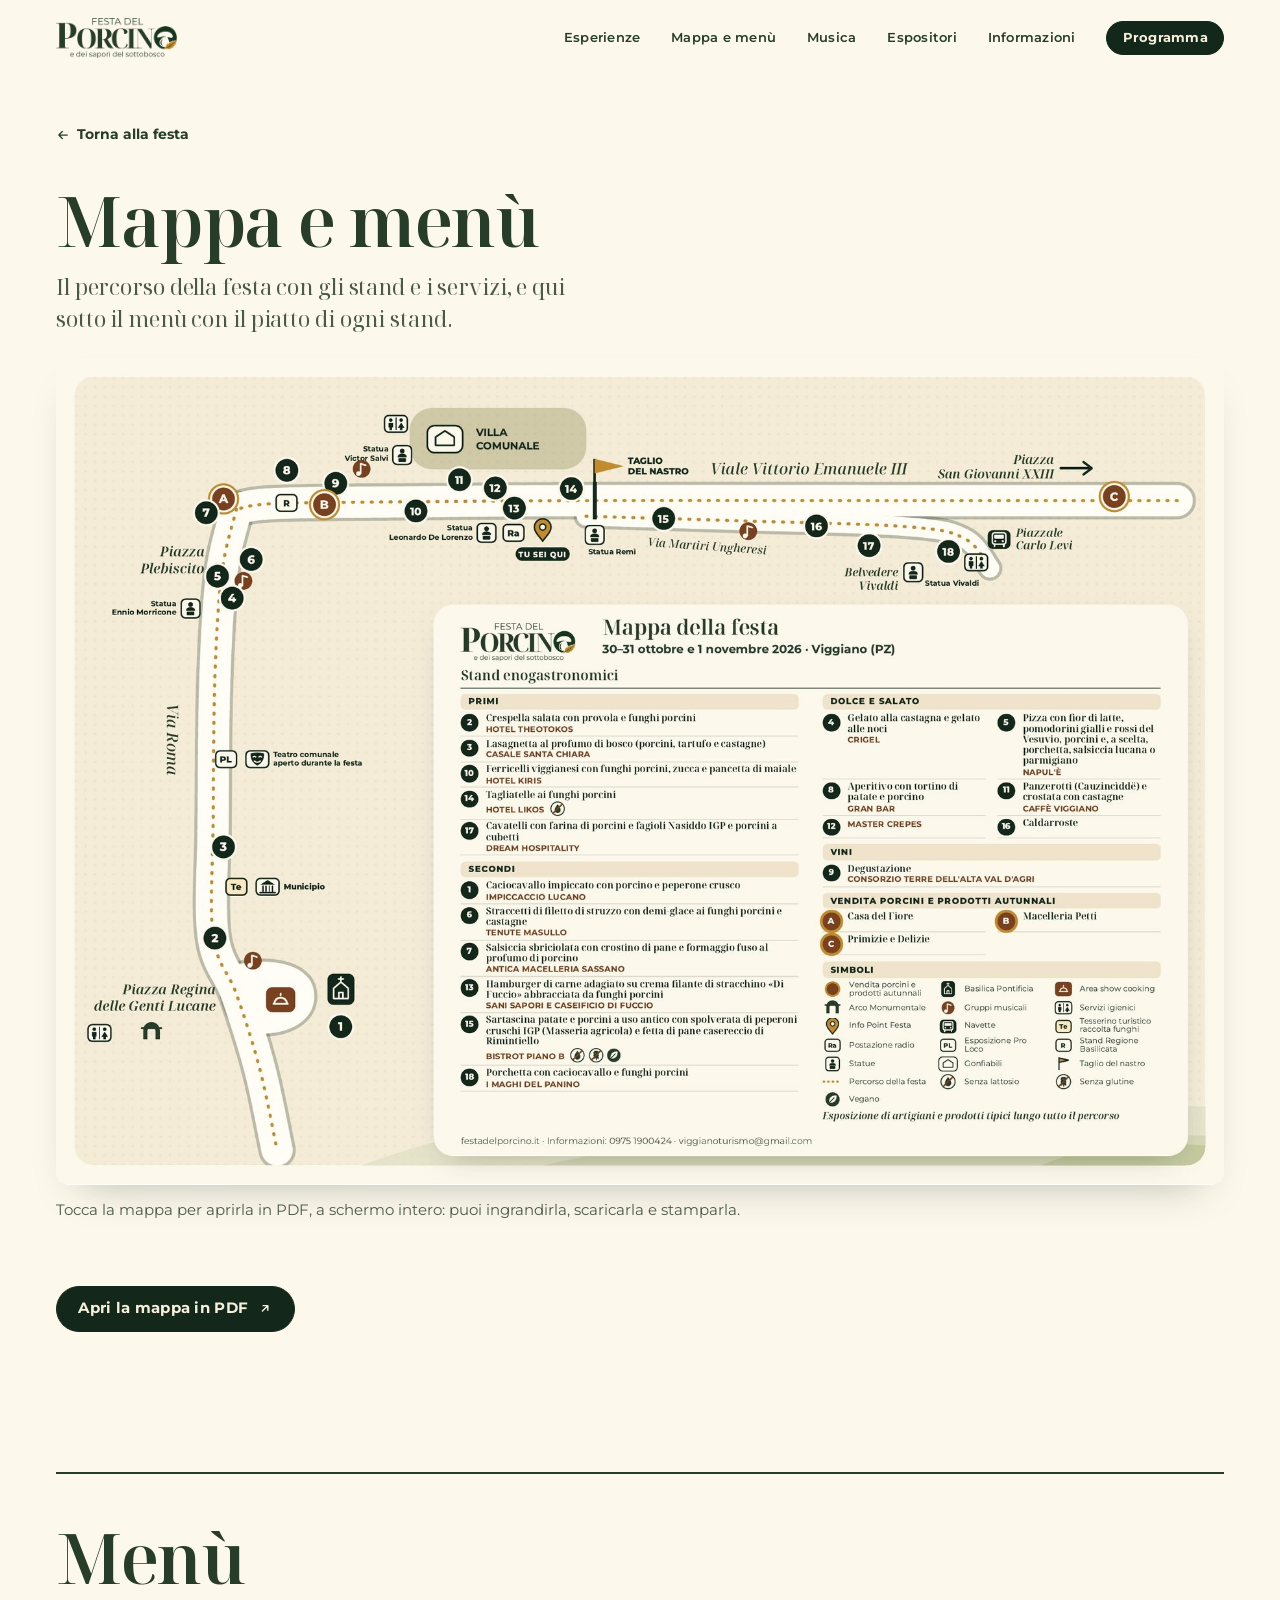
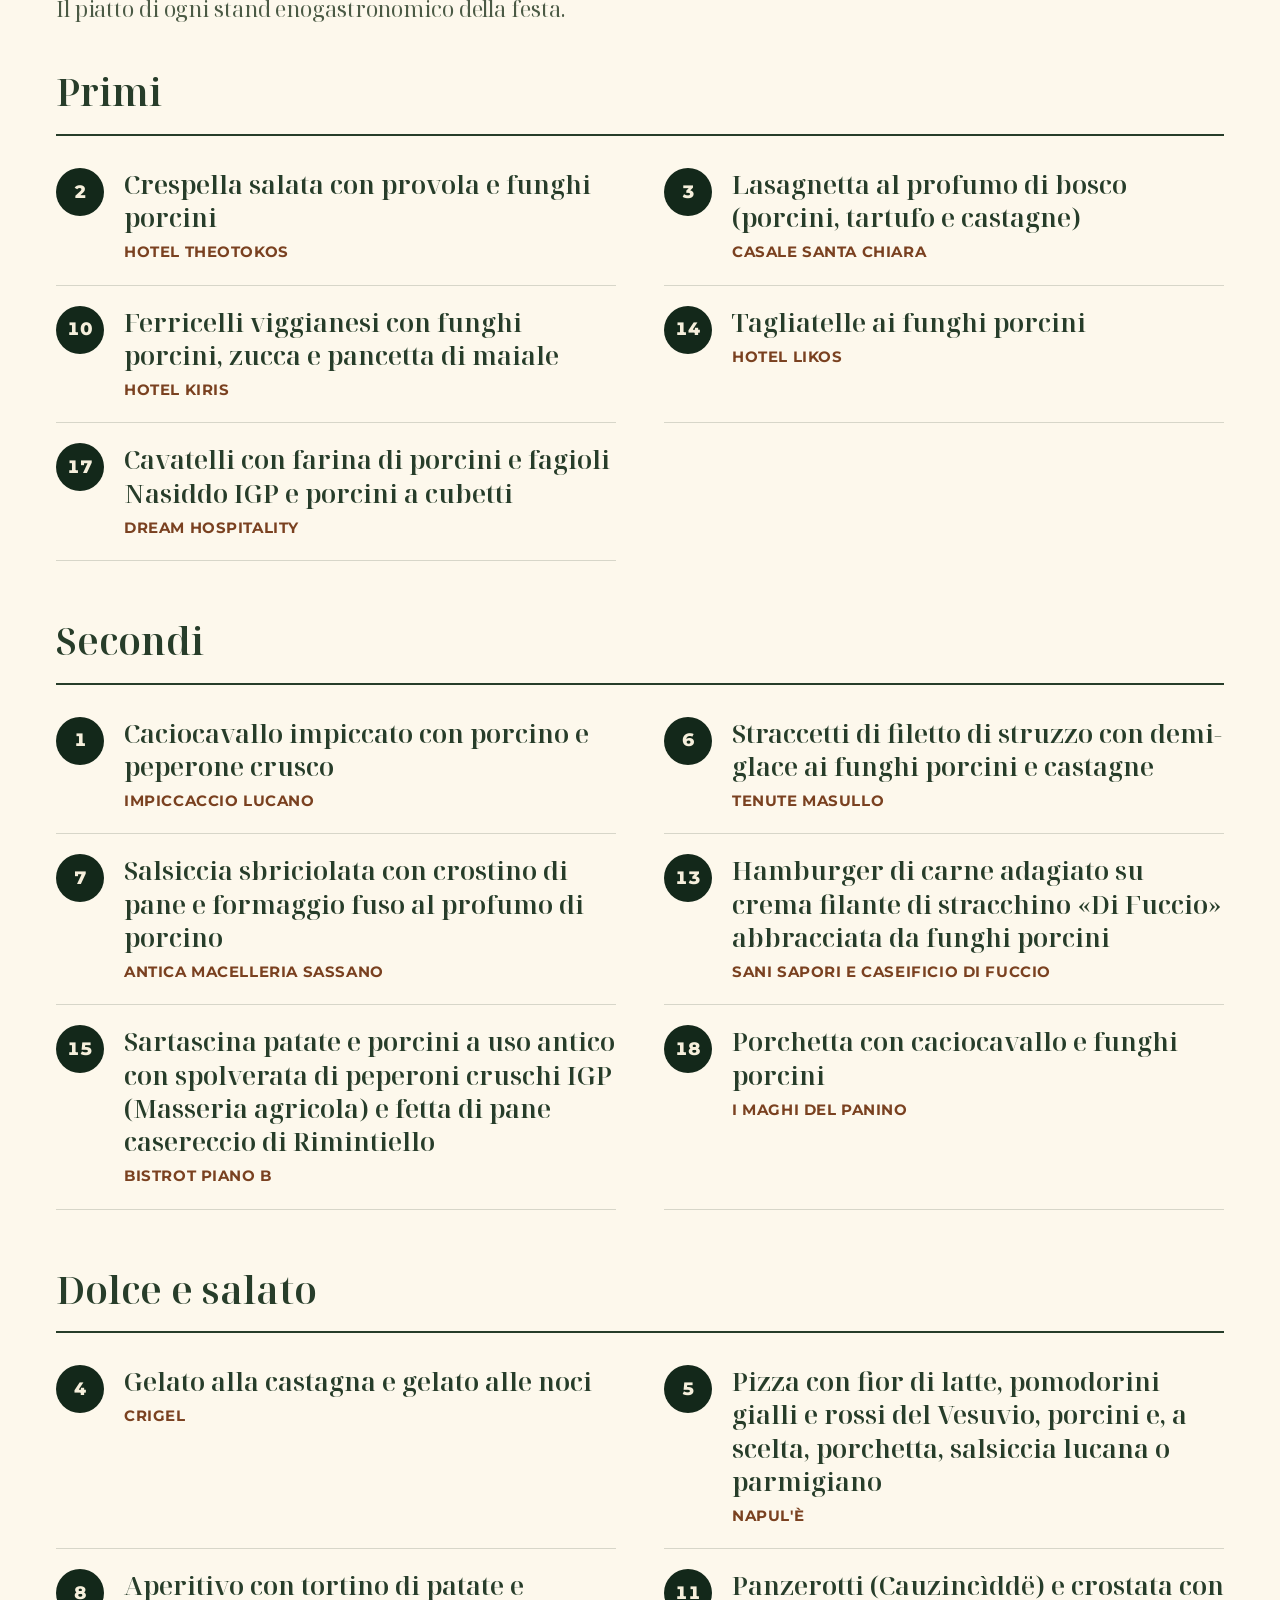
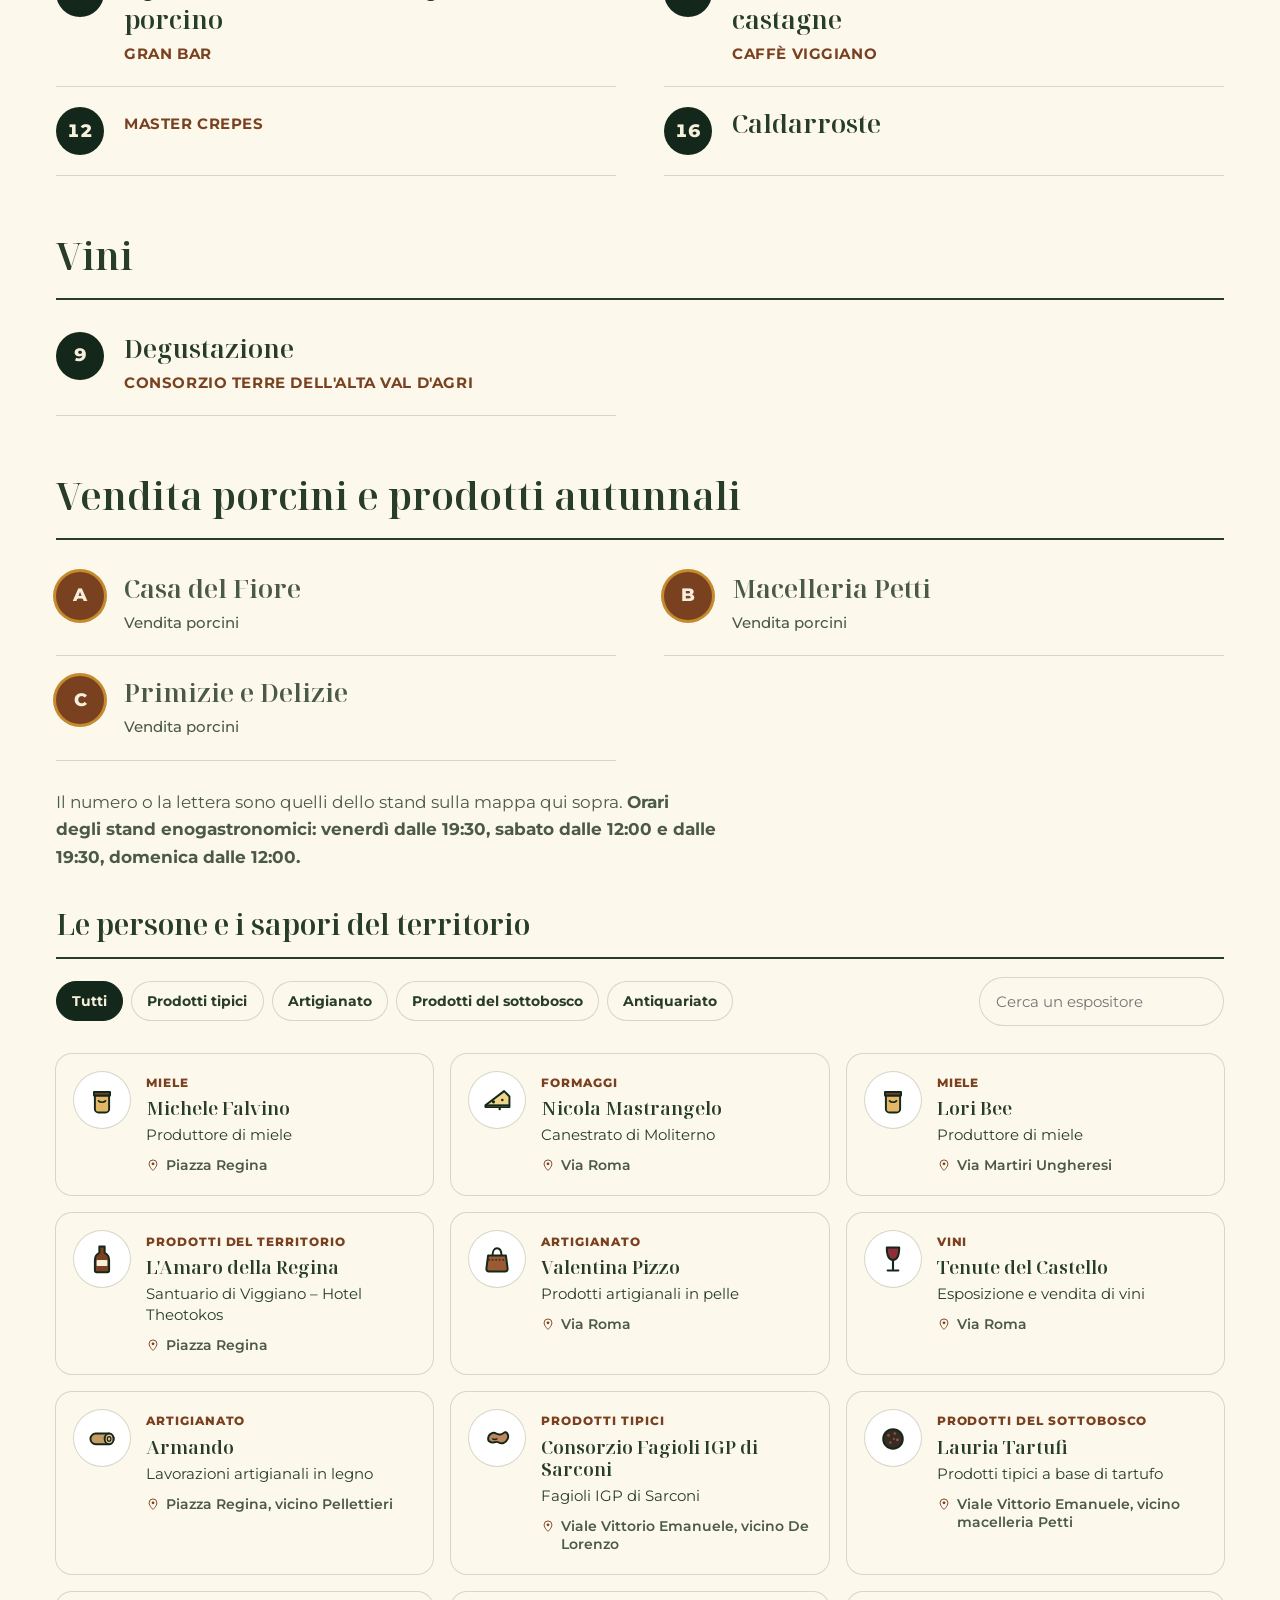
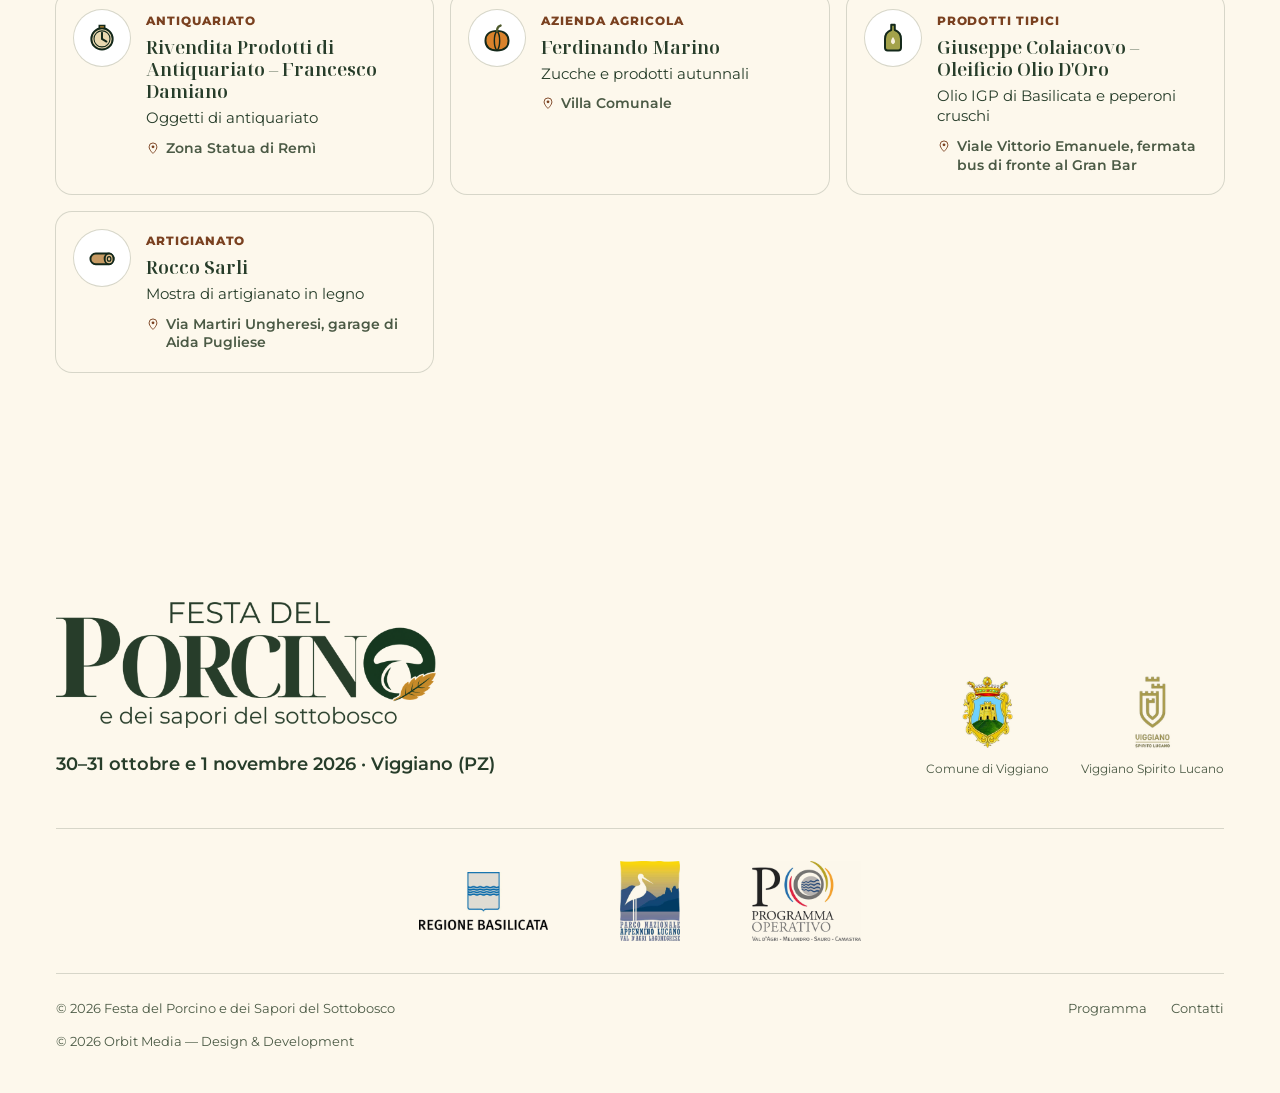
<file: mappa/index.html>
<!doctype html>
<html lang="it">
<head>
<meta charset="utf-8">
<meta name="viewport" content="width=device-width, initial-scale=1">
<title>Mappa e menù · Festa del Porcino e dei Sapori del Sottobosco</title>
<meta name="description" content="Il percorso della festa con gli stand e i servizi, e qui sotto il menù con il piatto di ogni stand.">
<link rel="canonical" href="https://festadelporcino.it/mappa/">
<meta name="theme-color" content="#fdf8ec">
<meta property="og:type" content="website">
<meta property="og:locale" content="it_IT">
<meta property="og:title" content="Mappa e menù · Festa del Porcino e dei Sapori del Sottobosco">
<meta property="og:description" content="Il percorso della festa con gli stand e i servizi, e qui sotto il menù con il piatto di ogni stand.">
<meta property="og:url" content="https://festadelporcino.it/mappa/">
<meta property="og:image" content="https://festadelporcino.it/assets/img/ufficiali/locandina-16x9.jpg">
<meta name="twitter:card" content="summary_large_image">
<link rel="icon" href="/favicon.ico" sizes="48x48">
<link rel="icon" type="image/png" sizes="512x512" href="/assets/img/pittogramma-512.png">
<link rel="apple-touch-icon" href="/assets/img/apple-touch-icon.png">
<link rel="preload" href="/assets/fonts/noto-serif-display-latin-wght-normal.woff2" as="font" type="font/woff2" crossorigin>
<link rel="preload" href="/assets/fonts/montserrat-latin-wght-normal.woff2" as="font" type="font/woff2" crossorigin>
<link rel="stylesheet" href="/assets/css/site.css?v=mvqyszsk">

</head>
<body>
<a class="skip" href="#contenuto">Vai al contenuto</a>
<header class="site-header">
  <div class="wrap">
    <a class="brand" href="/" aria-label="Festa del Porcino — homepage"><img src="/assets/img/logo-festa-del-porcino.png" alt="Festa del Porcino e dei sapori del sottobosco" width="1200" height="396"></a>
    <nav class="nav" aria-label="Sezioni">
      <a href="/esperienze/" data-sec="esperienze">Esperienze</a>
      <a href="/mappa/">Mappa e menù</a>
      <a href="/musica/" data-sec="musica">Musica</a>
      <a href="/espositori/" data-sec="espositori">Espositori</a>
      <a href="/informazioni/" data-sec="info">Informazioni</a>
      <a class="btn btn--small" href="/programma/" data-sec="programma">Programma</a>
    </nav>
  </div>
</header>
<main id="contenuto">
<section class="subpage"><div class="wrap">
      <a class="back" href="/#alla-festa"><svg viewBox="0 0 20 20" aria-hidden="true" fill="none" stroke="currentColor" stroke-width="1.8" stroke-linecap="round" stroke-linejoin="round"><path d="M16 10H4M9 5l-5 5 5 5"/></svg> Torna alla festa</a>
      <h1 class="display h-section">Mappa e menù</h1>
      <p class="lead muted subpage__intro">Il percorso della festa con gli stand e i servizi, e qui sotto il menù con il piatto di ogni stand.</p>
      
      <figure class="mappa__fig">
      <a href="/assets/img/mappa/Mappa-Festa-del-Porcino-2026.pdf" target="_blank" rel="noopener" class="mappa__img" type="application/pdf"><img src="/assets/img/mappa/mappa-festa-web.jpg" alt="Mappa della festa: il percorso da Viale Vittorio Emanuele III a Via Roma con gli stand enogastronomici numerati, il piatto di ciascuno e i servizi" width="1800" height="1273"></a>
      <figcaption><span class="mhint">Scorri la mappa di lato per vederla tutta. </span>Tocca la mappa per aprirla in PDF, a schermo intero: puoi ingrandirla, scaricarla e stamparla.</figcaption>
    </figure>
    <a class="btn" href="/assets/img/mappa/Mappa-Festa-del-Porcino-2026.pdf" target="_blank" rel="noopener">Apri la mappa in PDF <svg viewBox="0 0 20 20" aria-hidden="true" fill="none" stroke="currentColor" stroke-width="1.8" stroke-linecap="round" stroke-linejoin="round"><path d="M7 13 14 6M8 6h6v6"/></svg></a>
    <section class="menusec" id="menu" aria-labelledby="menu-title"><h2 class="display h-section" id="menu-title">Menù</h2><p class="lead muted">Il piatto di ogni stand enogastronomico della festa.</p><section class="dgroup"><h2 class="sub-h">Primi</h2><ol class="dishes"><li class="dish">
      <b class="num">2</b>
      <div><p class="dish__name">Crespella salata con provola e funghi porcini</p><p class="dish__stand">Hotel Theotokos</p></div>
    </li><li class="dish">
      <b class="num">3</b>
      <div><p class="dish__name">Lasagnetta al profumo di bosco (porcini, tartufo e castagne)</p><p class="dish__stand">Casale Santa Chiara</p></div>
    </li><li class="dish">
      <b class="num">10</b>
      <div><p class="dish__name">Ferricelli viggianesi con funghi porcini, zucca e pancetta di maiale</p><p class="dish__stand">Hotel Kiris</p></div>
    </li><li class="dish">
      <b class="num">14</b>
      <div><p class="dish__name">Tagliatelle ai funghi porcini</p><p class="dish__stand">Hotel Likos</p></div>
    </li><li class="dish">
      <b class="num">17</b>
      <div><p class="dish__name">Cavatelli con farina di porcini e fagioli Nasiddo IGP e porcini a cubetti</p><p class="dish__stand">Dream Hospitality</p></div>
    </li></ol></section><section class="dgroup"><h2 class="sub-h">Secondi</h2><ol class="dishes"><li class="dish">
      <b class="num">1</b>
      <div><p class="dish__name">Caciocavallo impiccato con porcino e peperone crusco</p><p class="dish__stand">Impiccaccio Lucano</p></div>
    </li><li class="dish">
      <b class="num">6</b>
      <div><p class="dish__name">Straccetti di filetto di struzzo con demi-glace ai funghi porcini e castagne</p><p class="dish__stand">Tenute Masullo</p></div>
    </li><li class="dish">
      <b class="num">7</b>
      <div><p class="dish__name">Salsiccia sbriciolata con crostino di pane e formaggio fuso al profumo di porcino</p><p class="dish__stand">Antica Macelleria Sassano</p></div>
    </li><li class="dish">
      <b class="num">13</b>
      <div><p class="dish__name">Hamburger di carne adagiato su crema filante di stracchino «Di Fuccio» abbracciata da funghi porcini</p><p class="dish__stand">Sani Sapori e Caseificio Di Fuccio</p></div>
    </li><li class="dish">
      <b class="num">15</b>
      <div><p class="dish__name">Sartascina patate e porcini a uso antico con spolverata di peperoni cruschi IGP (Masseria agricola) e fetta di pane casereccio di Rimintiello</p><p class="dish__stand">Bistrot Piano B</p></div>
    </li><li class="dish">
      <b class="num">18</b>
      <div><p class="dish__name">Porchetta con caciocavallo e funghi porcini</p><p class="dish__stand">I maghi del panino</p></div>
    </li></ol></section><section class="dgroup"><h2 class="sub-h">Dolce e salato</h2><ol class="dishes"><li class="dish">
      <b class="num">4</b>
      <div><p class="dish__name">Gelato alla castagna e gelato alle noci</p><p class="dish__stand">Crigel</p></div>
    </li><li class="dish">
      <b class="num">5</b>
      <div><p class="dish__name">Pizza con fior di latte, pomodorini gialli e rossi del Vesuvio, porcini e, a scelta, porchetta, salsiccia lucana o parmigiano</p><p class="dish__stand">Napul&#39;è</p></div>
    </li><li class="dish">
      <b class="num">8</b>
      <div><p class="dish__name">Aperitivo con tortino di patate e porcino</p><p class="dish__stand">Gran Bar</p></div>
    </li><li class="dish">
      <b class="num">11</b>
      <div><p class="dish__name">Panzerotti (Cauzincìddë) e crostata con castagne</p><p class="dish__stand">Caffè Viggiano</p></div>
    </li><li class="dish dish--tbd">
      <b class="num">12</b>
      <div><p class="dish__stand dish__stand--solo">Master Crepes</p></div>
    </li><li class="dish">
      <b class="num">16</b>
      <div><p class="dish__name">Caldarroste</p></div>
    </li></ol></section><section class="dgroup"><h2 class="sub-h">Vini</h2><ol class="dishes"><li class="dish">
      <b class="num">9</b>
      <div><p class="dish__name">Degustazione</p><p class="dish__stand">Consorzio Terre dell&#39;Alta Val d&#39;Agri</p></div>
    </li></ol></section><section class="dgroup"><h2 class="sub-h">Vendita porcini e prodotti autunnali</h2><ol class="dishes"><li class="dish dish--tbd">
      <b class="num is-p">A</b>
      <div><p class="dish__name">Casa del Fiore</p><p class="dish__stand"><span>Vendita porcini</span></p></div>
    </li><li class="dish dish--tbd">
      <b class="num is-p">B</b>
      <div><p class="dish__name">Macelleria Petti</p><p class="dish__stand"><span>Vendita porcini</span></p></div>
    </li><li class="dish dish--tbd">
      <b class="num is-p">C</b>
      <div><p class="dish__name">Primizie e Delizie</p><p class="dish__stand"><span>Vendita porcini</span></p></div>
    </li></ol></section>  <p class="subpage__note">Il numero o la lettera sono quelli dello stand sulla mappa qui sopra. <strong>Orari degli stand enogastronomici: venerdì dalle 19:30, sabato dalle 12:00 e dalle 19:30, domenica dalle 12:00.</strong></p></section>
    <section class="artsec" id="espositori-mappa"><h2 class="sub-h">Le persone e i sapori del territorio</h2>
    <div class="expos" data-espositori>
      <div class="expos__tools"><div class="chips" role="group" aria-label="Filtra per categoria"><button type="button" class="chip" data-filtro="" aria-pressed="true">Tutti</button><button type="button" class="chip" data-filtro="Prodotti tipici" aria-pressed="false">Prodotti tipici</button><button type="button" class="chip" data-filtro="Artigianato" aria-pressed="false">Artigianato</button><button type="button" class="chip" data-filtro="Prodotti del sottobosco" aria-pressed="false">Prodotti del sottobosco</button><button type="button" class="chip" data-filtro="Antiquariato" aria-pressed="false">Antiquariato</button></div>
      <label class="expos__search"><span class="sr-only">Cerca un espositore</span><input type="search" placeholder="Cerca un espositore" autocomplete="off"></label></div>
      <ul class="expogrid"><li class="expo" data-f="Prodotti tipici" data-s="michele falvino produttore di miele miele">
      <span class="expo__ico"><svg class="ico" viewBox="0 0 36 38" aria-hidden="true"><path d="M10 14h16v15a4 4 0 0 1-4 4h-8a4 4 0 0 1-4-4z" fill="#e3b766" stroke="currentColor" stroke-width="2.2" stroke-linejoin="round"/><path d="M9 10h18v4H9z" fill="#7a4120" stroke="currentColor" stroke-width="2.2" stroke-linejoin="round"/><path d="M14 20c2 2 6 2 8 0" fill="none" stroke="currentColor" stroke-width="1.8" stroke-linecap="round"/></svg></span>
      <div><p class="expo__cat">Miele</p><h3 class="expo__name">Michele Falvino</h3><p class="expo__desc">Produttore di miele</p>
      <p class="expo__pos"><svg class="pin" viewBox="0 0 36 38" aria-hidden="true"><path d="M18 33s-10-9-10-17a10 10 0 0 1 20 0c0 8-10 17-10 17z" fill="none" stroke="currentColor" stroke-width="2.4" stroke-linejoin="round"/><circle cx="18" cy="16" r="3.6" fill="currentColor"/></svg>Piazza Regina</p></div>
    </li><li class="expo" data-f="Prodotti tipici" data-s="nicola mastrangelo canestrato di moliterno formaggi">
      <span class="expo__ico"><svg class="ico" viewBox="0 0 36 38" aria-hidden="true"><path d="M5 25 26 9l6 6v12H5z" fill="#efd58b" stroke="currentColor" stroke-width="2.2" stroke-linejoin="round"/><path d="M5 25h27" stroke="currentColor" stroke-width="2.2"/><circle cx="14" cy="21" r="1.8" fill="currentColor"/><circle cx="24" cy="19" r="1.4" fill="currentColor"/><circle cx="21" cy="29" r="1.4" fill="currentColor"/></svg></span>
      <div><p class="expo__cat">Formaggi</p><h3 class="expo__name">Nicola Mastrangelo</h3><p class="expo__desc">Canestrato di Moliterno</p>
      <p class="expo__pos"><svg class="pin" viewBox="0 0 36 38" aria-hidden="true"><path d="M18 33s-10-9-10-17a10 10 0 0 1 20 0c0 8-10 17-10 17z" fill="none" stroke="currentColor" stroke-width="2.4" stroke-linejoin="round"/><circle cx="18" cy="16" r="3.6" fill="currentColor"/></svg>Via Roma</p></div>
    </li><li class="expo" data-f="Prodotti tipici" data-s="lori bee produttore di miele miele">
      <span class="expo__ico"><svg class="ico" viewBox="0 0 36 38" aria-hidden="true"><path d="M10 14h16v15a4 4 0 0 1-4 4h-8a4 4 0 0 1-4-4z" fill="#e3b766" stroke="currentColor" stroke-width="2.2" stroke-linejoin="round"/><path d="M9 10h18v4H9z" fill="#7a4120" stroke="currentColor" stroke-width="2.2" stroke-linejoin="round"/><path d="M14 20c2 2 6 2 8 0" fill="none" stroke="currentColor" stroke-width="1.8" stroke-linecap="round"/></svg></span>
      <div><p class="expo__cat">Miele</p><h3 class="expo__name">Lori Bee</h3><p class="expo__desc">Produttore di miele</p>
      <p class="expo__pos"><svg class="pin" viewBox="0 0 36 38" aria-hidden="true"><path d="M18 33s-10-9-10-17a10 10 0 0 1 20 0c0 8-10 17-10 17z" fill="none" stroke="currentColor" stroke-width="2.4" stroke-linejoin="round"/><circle cx="18" cy="16" r="3.6" fill="currentColor"/></svg>Via Martiri Ungheresi</p></div>
    </li><li class="expo" data-f="Prodotti tipici" data-s="l&#39;amaro della regina santuario di viggiano – hotel theotokos prodotti del territorio">
      <span class="expo__ico"><svg class="ico" viewBox="0 0 36 38" aria-hidden="true"><path d="M15 5h6v7c4 2 5 5 5 8v12a2 2 0 0 1-2 2H12a2 2 0 0 1-2-2V20c0-3 1-6 5-8z" fill="#7a4120" stroke="currentColor" stroke-width="2.2" stroke-linejoin="round"/><rect x="12" y="20" width="12" height="7" rx="1" fill="#f6efda"/></svg></span>
      <div><p class="expo__cat">Prodotti del territorio</p><h3 class="expo__name">L&#39;Amaro della Regina</h3><p class="expo__desc">Santuario di Viggiano – Hotel Theotokos</p>
      <p class="expo__pos"><svg class="pin" viewBox="0 0 36 38" aria-hidden="true"><path d="M18 33s-10-9-10-17a10 10 0 0 1 20 0c0 8-10 17-10 17z" fill="none" stroke="currentColor" stroke-width="2.4" stroke-linejoin="round"/><circle cx="18" cy="16" r="3.6" fill="currentColor"/></svg>Piazza Regina</p></div>
    </li><li class="expo" data-f="Artigianato" data-s="valentina pizzo prodotti artigianali in pelle artigianato">
      <span class="expo__ico"><svg class="ico" viewBox="0 0 36 38" aria-hidden="true"><path d="M8 15h20l2 15a3 3 0 0 1-3 3H9a3 3 0 0 1-3-3z" fill="#9a5b34" stroke="currentColor" stroke-width="2.2" stroke-linejoin="round"/><path d="M13 15c0-5 2-8 5-8s5 3 5 8" fill="none" stroke="currentColor" stroke-width="2.2"/><path d="M8 20h20" stroke="currentColor" stroke-width="1.4" stroke-dasharray="2 2"/></svg></span>
      <div><p class="expo__cat">Artigianato</p><h3 class="expo__name">Valentina Pizzo</h3><p class="expo__desc">Prodotti artigianali in pelle</p>
      <p class="expo__pos"><svg class="pin" viewBox="0 0 36 38" aria-hidden="true"><path d="M18 33s-10-9-10-17a10 10 0 0 1 20 0c0 8-10 17-10 17z" fill="none" stroke="currentColor" stroke-width="2.4" stroke-linejoin="round"/><circle cx="18" cy="16" r="3.6" fill="currentColor"/></svg>Via Roma</p></div>
    </li><li class="expo" data-f="Prodotti tipici" data-s="tenute del castello esposizione e vendita di vini vini">
      <span class="expo__ico"><svg class="ico" viewBox="0 0 36 38" aria-hidden="true"><path d="M11 6h14c0 9-2 14-7 14s-7-5-7-14z" fill="#8c2f39" stroke="currentColor" stroke-width="2.2" stroke-linejoin="round"/><path d="M18 20v10M12 32h12" stroke="currentColor" stroke-width="2.4" stroke-linecap="round"/></svg></span>
      <div><p class="expo__cat">Vini</p><h3 class="expo__name">Tenute del Castello</h3><p class="expo__desc">Esposizione e vendita di vini</p>
      <p class="expo__pos"><svg class="pin" viewBox="0 0 36 38" aria-hidden="true"><path d="M18 33s-10-9-10-17a10 10 0 0 1 20 0c0 8-10 17-10 17z" fill="none" stroke="currentColor" stroke-width="2.4" stroke-linejoin="round"/><circle cx="18" cy="16" r="3.6" fill="currentColor"/></svg>Via Roma</p></div>
    </li><li class="expo" data-f="Artigianato" data-s="armando lavorazioni artigianali in legno artigianato">
      <span class="expo__ico"><svg class="ico" viewBox="0 0 36 38" aria-hidden="true"><rect x="5" y="14" width="26" height="12" rx="6" fill="#c69a63" stroke="currentColor" stroke-width="2.2"/><ellipse cx="26" cy="20" rx="5" ry="6" fill="#e3c08d" stroke="currentColor" stroke-width="2.2"/><ellipse cx="26" cy="20" rx="2" ry="2.6" fill="none" stroke="currentColor" stroke-width="1.4"/></svg></span>
      <div><p class="expo__cat">Artigianato</p><h3 class="expo__name">Armando</h3><p class="expo__desc">Lavorazioni artigianali in legno</p>
      <p class="expo__pos"><svg class="pin" viewBox="0 0 36 38" aria-hidden="true"><path d="M18 33s-10-9-10-17a10 10 0 0 1 20 0c0 8-10 17-10 17z" fill="none" stroke="currentColor" stroke-width="2.4" stroke-linejoin="round"/><circle cx="18" cy="16" r="3.6" fill="currentColor"/></svg>Piazza Regina, vicino Pellettieri</p></div>
    </li><li class="expo" data-f="Prodotti tipici" data-s="consorzio fagioli igp di sarconi fagioli igp di sarconi prodotti tipici">
      <span class="expo__ico"><svg class="ico" viewBox="0 0 36 38" aria-hidden="true"><path d="M8 20c0-6 6-8 9-6s7 1 9-1 6 2 4 7-7 6-10 4-6 1-8 0-4-1-4-4z" fill="#c0855a" stroke="currentColor" stroke-width="2.2" stroke-linejoin="round"/><path d="M13 20c2 1 3 1 5 0" fill="none" stroke="currentColor" stroke-width="1.6" stroke-linecap="round"/></svg></span>
      <div><p class="expo__cat">Prodotti tipici</p><h3 class="expo__name">Consorzio Fagioli IGP di Sarconi</h3><p class="expo__desc">Fagioli IGP di Sarconi</p>
      <p class="expo__pos"><svg class="pin" viewBox="0 0 36 38" aria-hidden="true"><path d="M18 33s-10-9-10-17a10 10 0 0 1 20 0c0 8-10 17-10 17z" fill="none" stroke="currentColor" stroke-width="2.4" stroke-linejoin="round"/><circle cx="18" cy="16" r="3.6" fill="currentColor"/></svg>Viale Vittorio Emanuele, vicino De Lorenzo</p></div>
    </li><li class="expo" data-f="Prodotti del sottobosco" data-s="lauria tartufi prodotti tipici a base di tartufo prodotti del sottobosco">
      <span class="expo__ico"><svg class="ico" viewBox="0 0 36 38" aria-hidden="true"><circle cx="18" cy="20" r="11" fill="#3b2a22" stroke="currentColor" stroke-width="2.2"/><g fill="#7a5a45"><circle cx="13" cy="16" r="1.6"/><circle cx="20" cy="14" r="1.4"/><circle cx="23" cy="21" r="1.7"/><circle cx="15" cy="24" r="1.4"/><circle cx="19" cy="20" r="1.2"/></g></svg></span>
      <div><p class="expo__cat">Prodotti del sottobosco</p><h3 class="expo__name">Lauria Tartufi</h3><p class="expo__desc">Prodotti tipici a base di tartufo</p>
      <p class="expo__pos"><svg class="pin" viewBox="0 0 36 38" aria-hidden="true"><path d="M18 33s-10-9-10-17a10 10 0 0 1 20 0c0 8-10 17-10 17z" fill="none" stroke="currentColor" stroke-width="2.4" stroke-linejoin="round"/><circle cx="18" cy="16" r="3.6" fill="currentColor"/></svg>Viale Vittorio Emanuele, vicino macelleria Petti</p></div>
    </li><li class="expo" data-f="Antiquariato" data-s="rivendita prodotti di antiquariato – francesco damiano oggetti di antiquariato antiquariato">
      <span class="expo__ico"><svg class="ico" viewBox="0 0 36 38" aria-hidden="true"><circle cx="18" cy="20" r="12" fill="#e9d9b0" stroke="currentColor" stroke-width="2.2"/><circle cx="18" cy="20" r="9" fill="none" stroke="currentColor" stroke-width="1.2"/><path d="M18 13v7l5 3" fill="none" stroke="currentColor" stroke-width="2.2" stroke-linecap="round"/><path d="M15 5h6v3h-6z" fill="#c48a2e" stroke="currentColor" stroke-width="1.8"/></svg></span>
      <div><p class="expo__cat">Antiquariato</p><h3 class="expo__name">Rivendita Prodotti di Antiquariato – Francesco Damiano</h3><p class="expo__desc">Oggetti di antiquariato</p>
      <p class="expo__pos"><svg class="pin" viewBox="0 0 36 38" aria-hidden="true"><path d="M18 33s-10-9-10-17a10 10 0 0 1 20 0c0 8-10 17-10 17z" fill="none" stroke="currentColor" stroke-width="2.4" stroke-linejoin="round"/><circle cx="18" cy="16" r="3.6" fill="currentColor"/></svg>Zona Statua di Remì</p></div>
    </li><li class="expo" data-f="Prodotti tipici" data-s="ferdinando marino zucche e prodotti autunnali azienda agricola">
      <span class="expo__ico"><svg class="ico" viewBox="0 0 36 38" aria-hidden="true"><path d="M18 11c8 0 13 4 13 11s-5 11-13 11S5 29 5 22s5-11 13-11z" fill="#d9822b" stroke="currentColor" stroke-width="2.2"/><path d="M18 11c-4 4-4 18 0 22M18 11c4 4 4 18 0 22" fill="none" stroke="currentColor" stroke-width="1.6"/><path d="M18 11c0-3 1-5 4-6" fill="none" stroke="#4d5a2c" stroke-width="2.6" stroke-linecap="round"/></svg></span>
      <div><p class="expo__cat">Azienda agricola</p><h3 class="expo__name">Ferdinando Marino</h3><p class="expo__desc">Zucche e prodotti autunnali</p>
      <p class="expo__pos"><svg class="pin" viewBox="0 0 36 38" aria-hidden="true"><path d="M18 33s-10-9-10-17a10 10 0 0 1 20 0c0 8-10 17-10 17z" fill="none" stroke="currentColor" stroke-width="2.4" stroke-linejoin="round"/><circle cx="18" cy="16" r="3.6" fill="currentColor"/></svg>Villa Comunale</p></div>
    </li><li class="expo" data-f="Prodotti tipici" data-s="giuseppe colaiacovo – oleificio olio d&#39;oro olio igp di basilicata e peperoni cruschi prodotti tipici">
      <span class="expo__ico"><svg class="ico" viewBox="0 0 36 38" aria-hidden="true"><path d="M16 4h4v6c5 2 7 6 7 10v10a3 3 0 0 1-3 3H12a3 3 0 0 1-3-3V20c0-4 2-8 7-10z" fill="#a3a24a" stroke="currentColor" stroke-width="2.2" stroke-linejoin="round"/><path d="M18 18c-3 4-3 7 0 8 3-1 3-4 0-8z" fill="#f6efda"/></svg></span>
      <div><p class="expo__cat">Prodotti tipici</p><h3 class="expo__name">Giuseppe Colaiacovo – Oleificio Olio D&#39;Oro</h3><p class="expo__desc">Olio IGP di Basilicata e peperoni cruschi</p>
      <p class="expo__pos"><svg class="pin" viewBox="0 0 36 38" aria-hidden="true"><path d="M18 33s-10-9-10-17a10 10 0 0 1 20 0c0 8-10 17-10 17z" fill="none" stroke="currentColor" stroke-width="2.4" stroke-linejoin="round"/><circle cx="18" cy="16" r="3.6" fill="currentColor"/></svg>Viale Vittorio Emanuele, fermata bus di fronte al Gran Bar</p></div>
    </li><li class="expo" data-f="Artigianato" data-s="rocco sarli mostra di artigianato in legno artigianato">
      <span class="expo__ico"><svg class="ico" viewBox="0 0 36 38" aria-hidden="true"><rect x="5" y="14" width="26" height="12" rx="6" fill="#c69a63" stroke="currentColor" stroke-width="2.2"/><ellipse cx="26" cy="20" rx="5" ry="6" fill="#e3c08d" stroke="currentColor" stroke-width="2.2"/><ellipse cx="26" cy="20" rx="2" ry="2.6" fill="none" stroke="currentColor" stroke-width="1.4"/></svg></span>
      <div><p class="expo__cat">Artigianato</p><h3 class="expo__name">Rocco Sarli</h3><p class="expo__desc">Mostra di artigianato in legno</p>
      <p class="expo__pos"><svg class="pin" viewBox="0 0 36 38" aria-hidden="true"><path d="M18 33s-10-9-10-17a10 10 0 0 1 20 0c0 8-10 17-10 17z" fill="none" stroke="currentColor" stroke-width="2.4" stroke-linejoin="round"/><circle cx="18" cy="16" r="3.6" fill="currentColor"/></svg>Via Martiri Ungheresi, garage di Aida Pugliese</p></div>
    </li></ul>
      <p class="expo-empty" hidden>Nessun espositore corrisponde alla ricerca.</p>
    </div></section>
    </div></section>
</main>
<footer class="site-footer">
  <div class="wrap">
    <div class="footer__top">
      <div>
        <img class="footer__logo" src="/assets/img/logo-festa-del-porcino.png" alt="Festa del Porcino e dei sapori del sottobosco" width="1200" height="396" loading="lazy">
        <p class="footer__when">30–31 ottobre e 1 novembre 2026 · Viggiano (PZ)</p>
      </div>
      <div class="footer__marks">
        <figure><img src="/assets/img/ufficiali/stemma-comune-viggiano.png" alt="Stemma del Comune di Viggiano" width="87" height="122" loading="lazy"><figcaption>Comune di Viggiano</figcaption></figure>
        <figure><img src="/assets/img/ufficiali/viggiano-spirito-lucano.png" alt="Viggiano Spirito Lucano" width="66" height="128" loading="lazy"><figcaption>Viggiano Spirito Lucano</figcaption></figure>
      </div>
    </div>
    <div class="footer__inst">
      <figure class="footer__inst-logo"><img src="/assets/img/ufficiali/regione-basilicata.png" alt="Regione Basilicata" width="360" height="162" loading="lazy"></figure>
      <figure class="footer__inst-logo"><img src="/assets/img/ufficiali/parco-appennino-lucano.png" alt="Parco Nazionale Appennino Lucano Val d'Agri Lagonegrese" width="181" height="240" loading="lazy"></figure>
      <figure class="footer__inst-logo"><img src="/assets/img/ufficiali/programma-operativo-val-dagri.png" alt="Programma Operativo Val d'Agri, Melandro, Sauro, Camastra" width="326" height="240" loading="lazy"></figure>
    </div>
    <div class="footer__bottom">
      <span>© 2026 Festa del Porcino e dei Sapori del Sottobosco</span>
      <span>© 2026 Orbit Media — Design &amp; Development</span>
      <nav aria-label="Collegamenti a piè di pagina">
        <a href="/programma/" data-sec="programma">Programma</a>
        <a href="/informazioni/" data-sec="info">Contatti</a>
      </nav>
    </div>
  </div>
</footer>
<script src="/assets/js/site.js?v=mvqyszsk" defer></script>
</body>
</html>
</file>
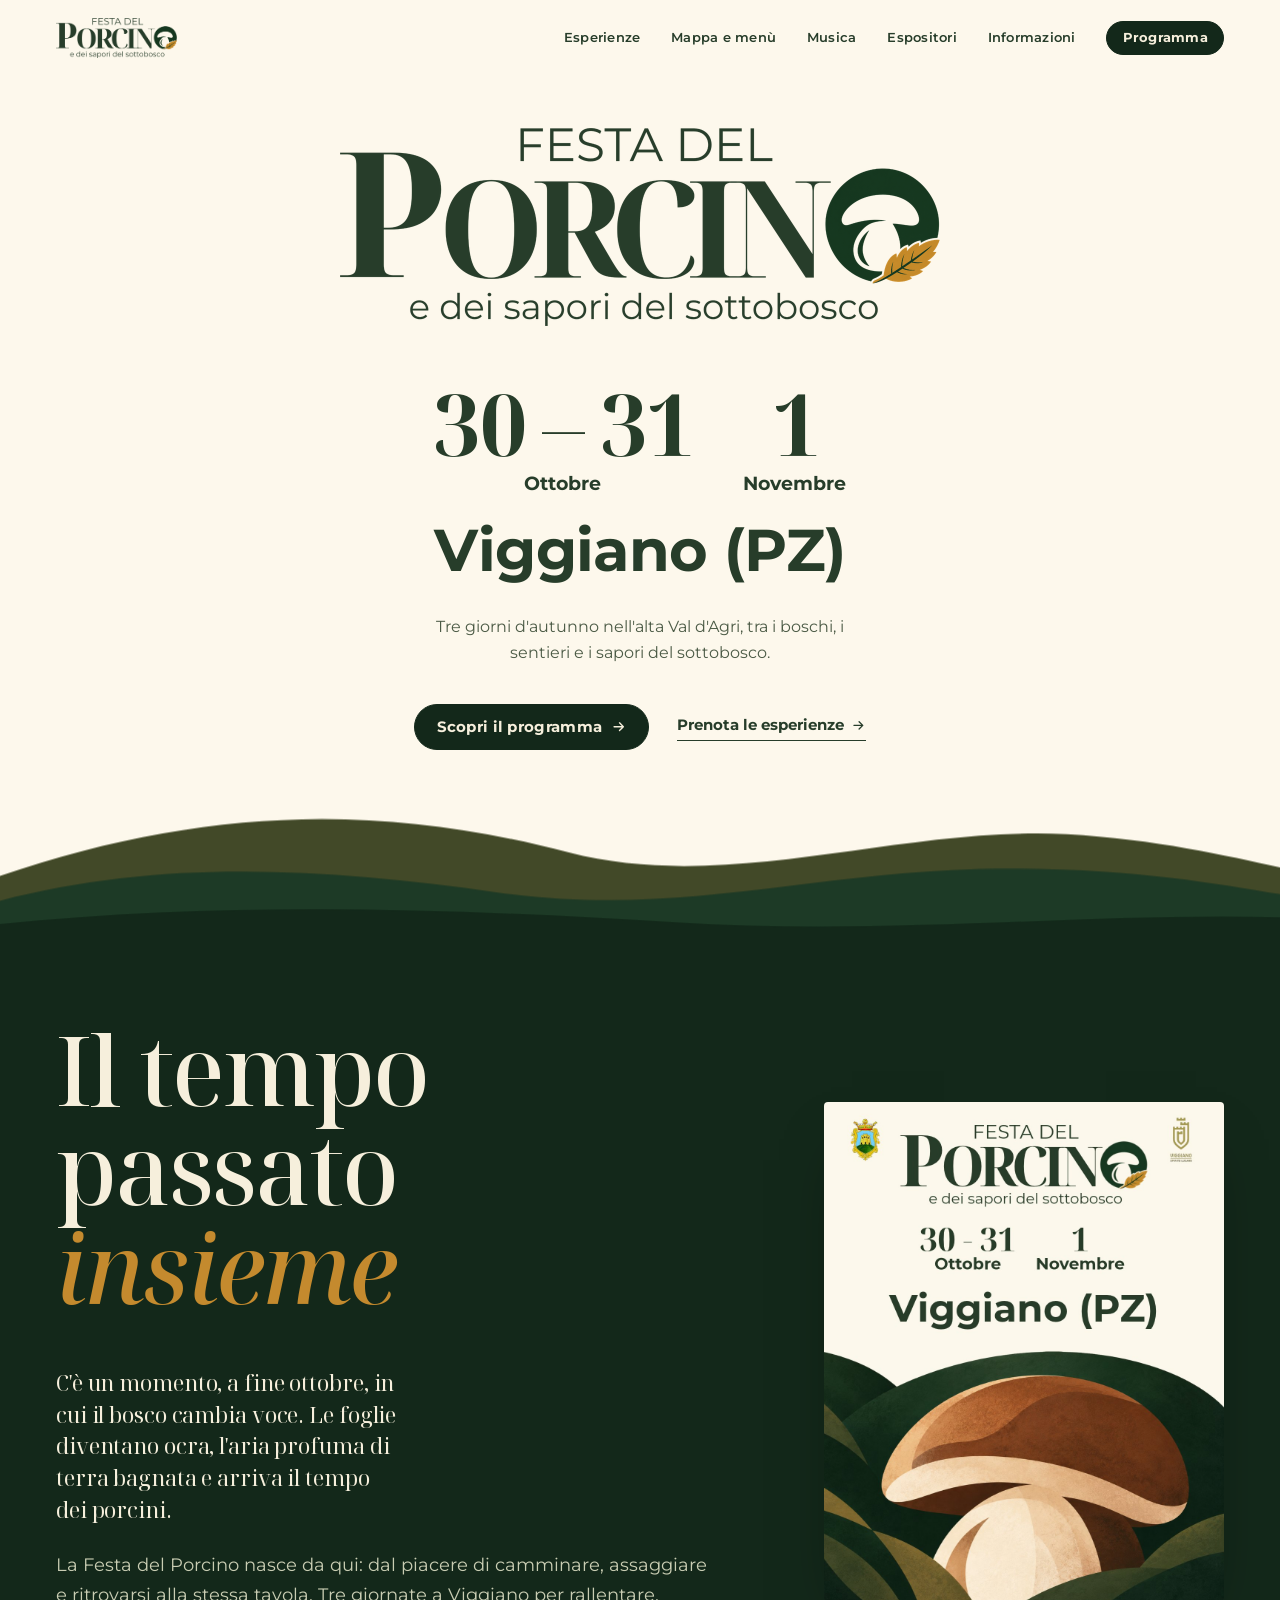
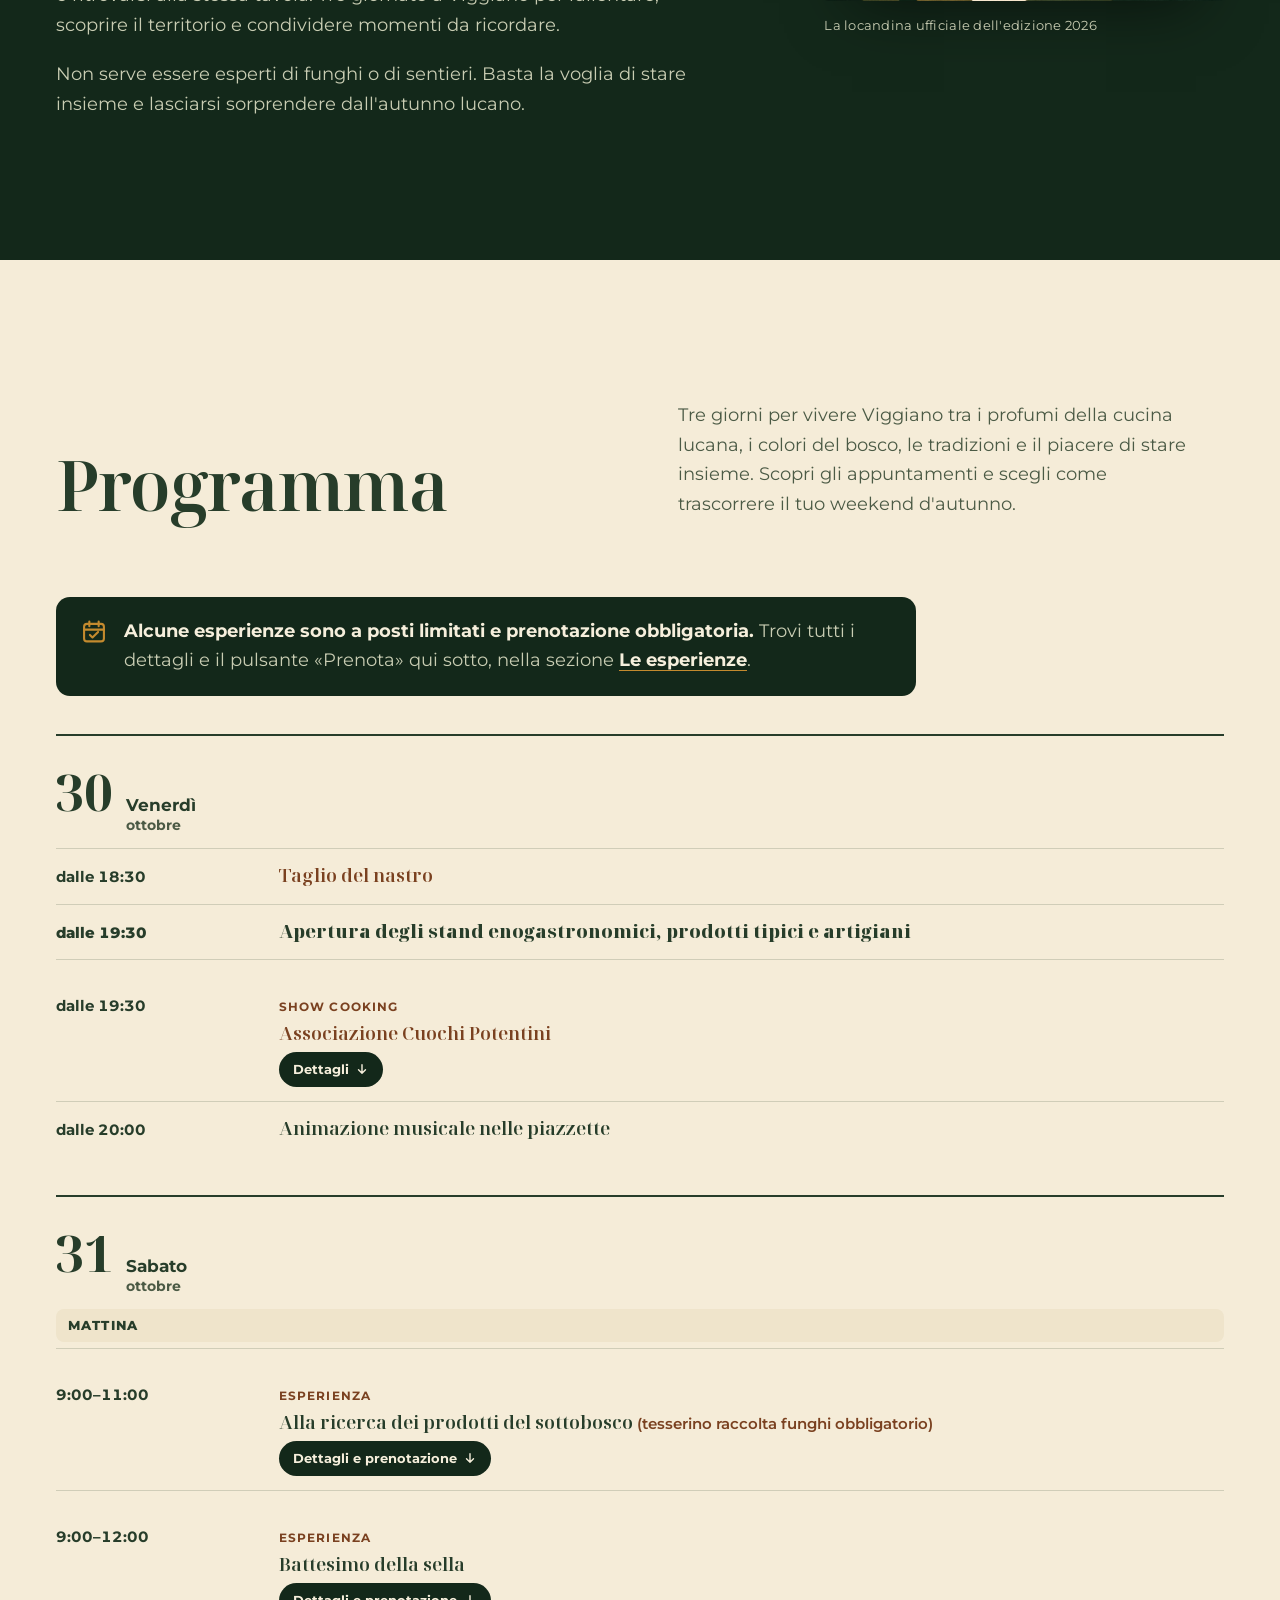
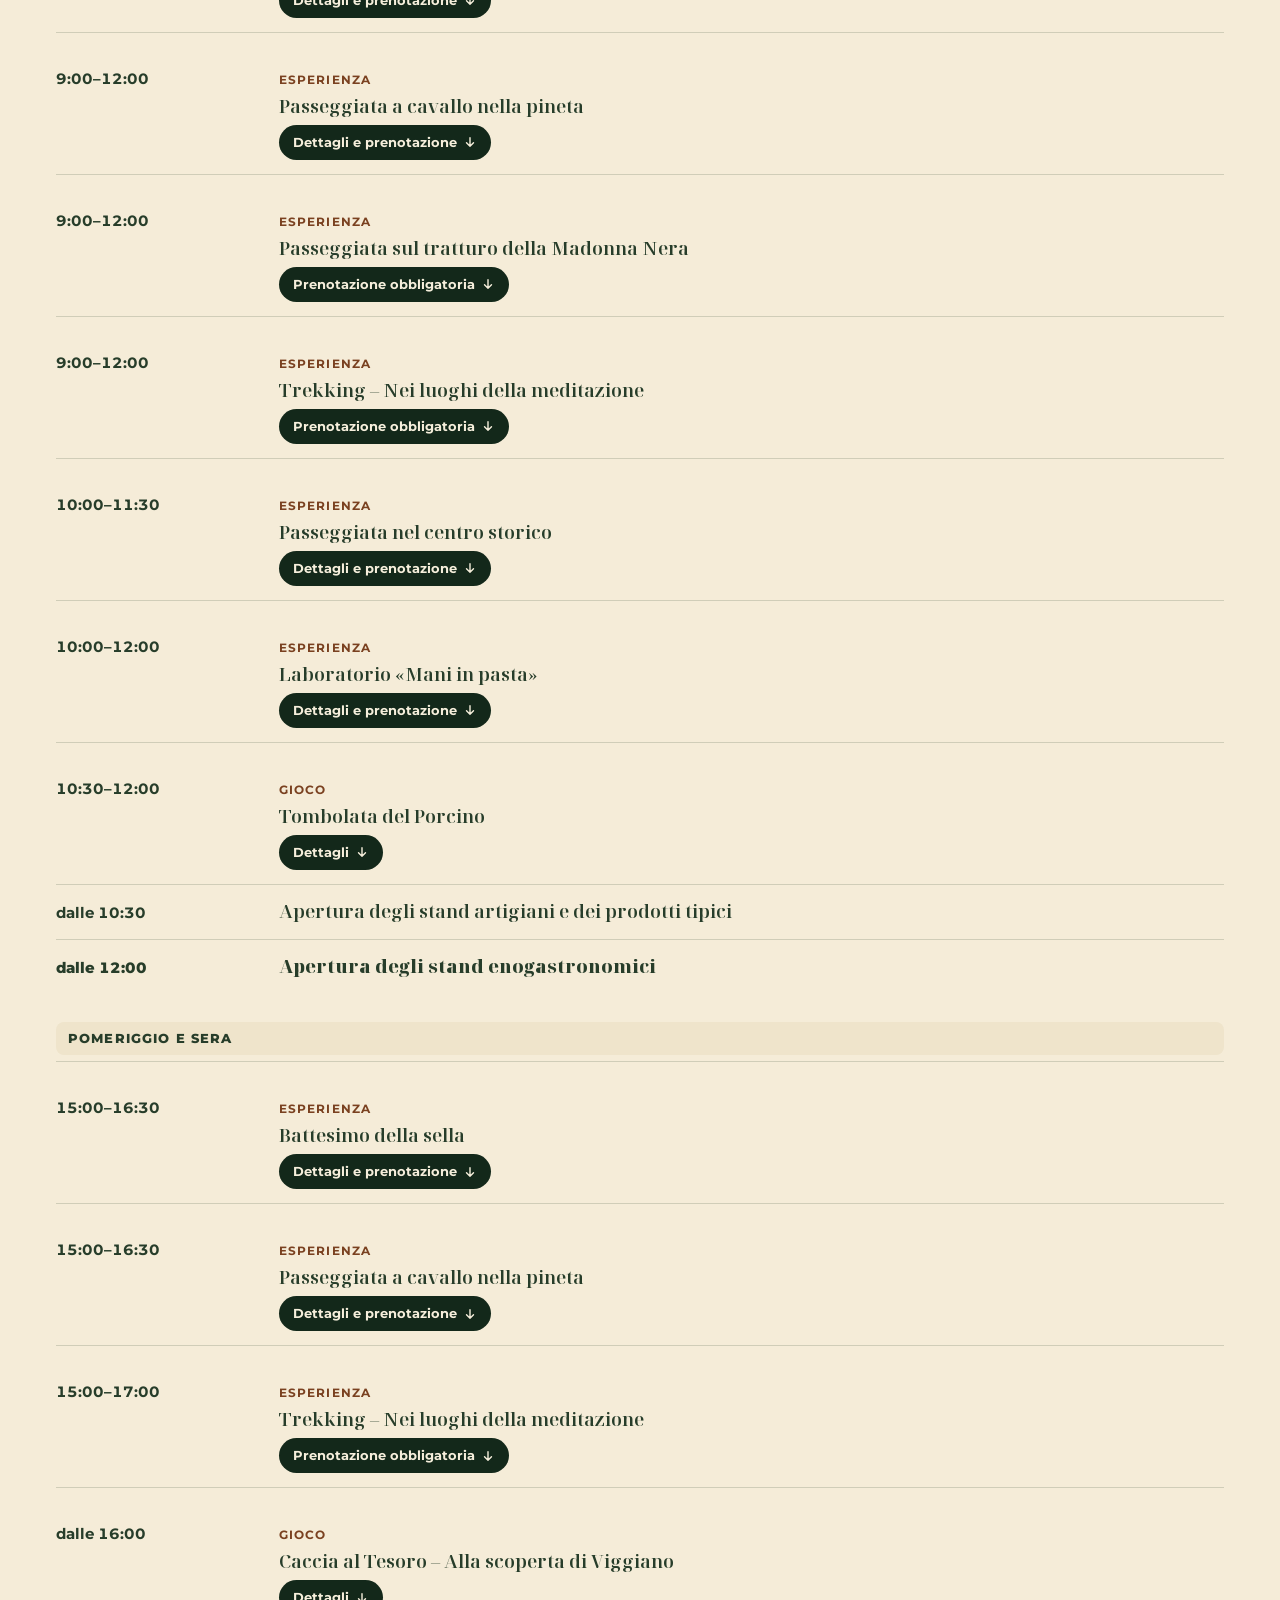
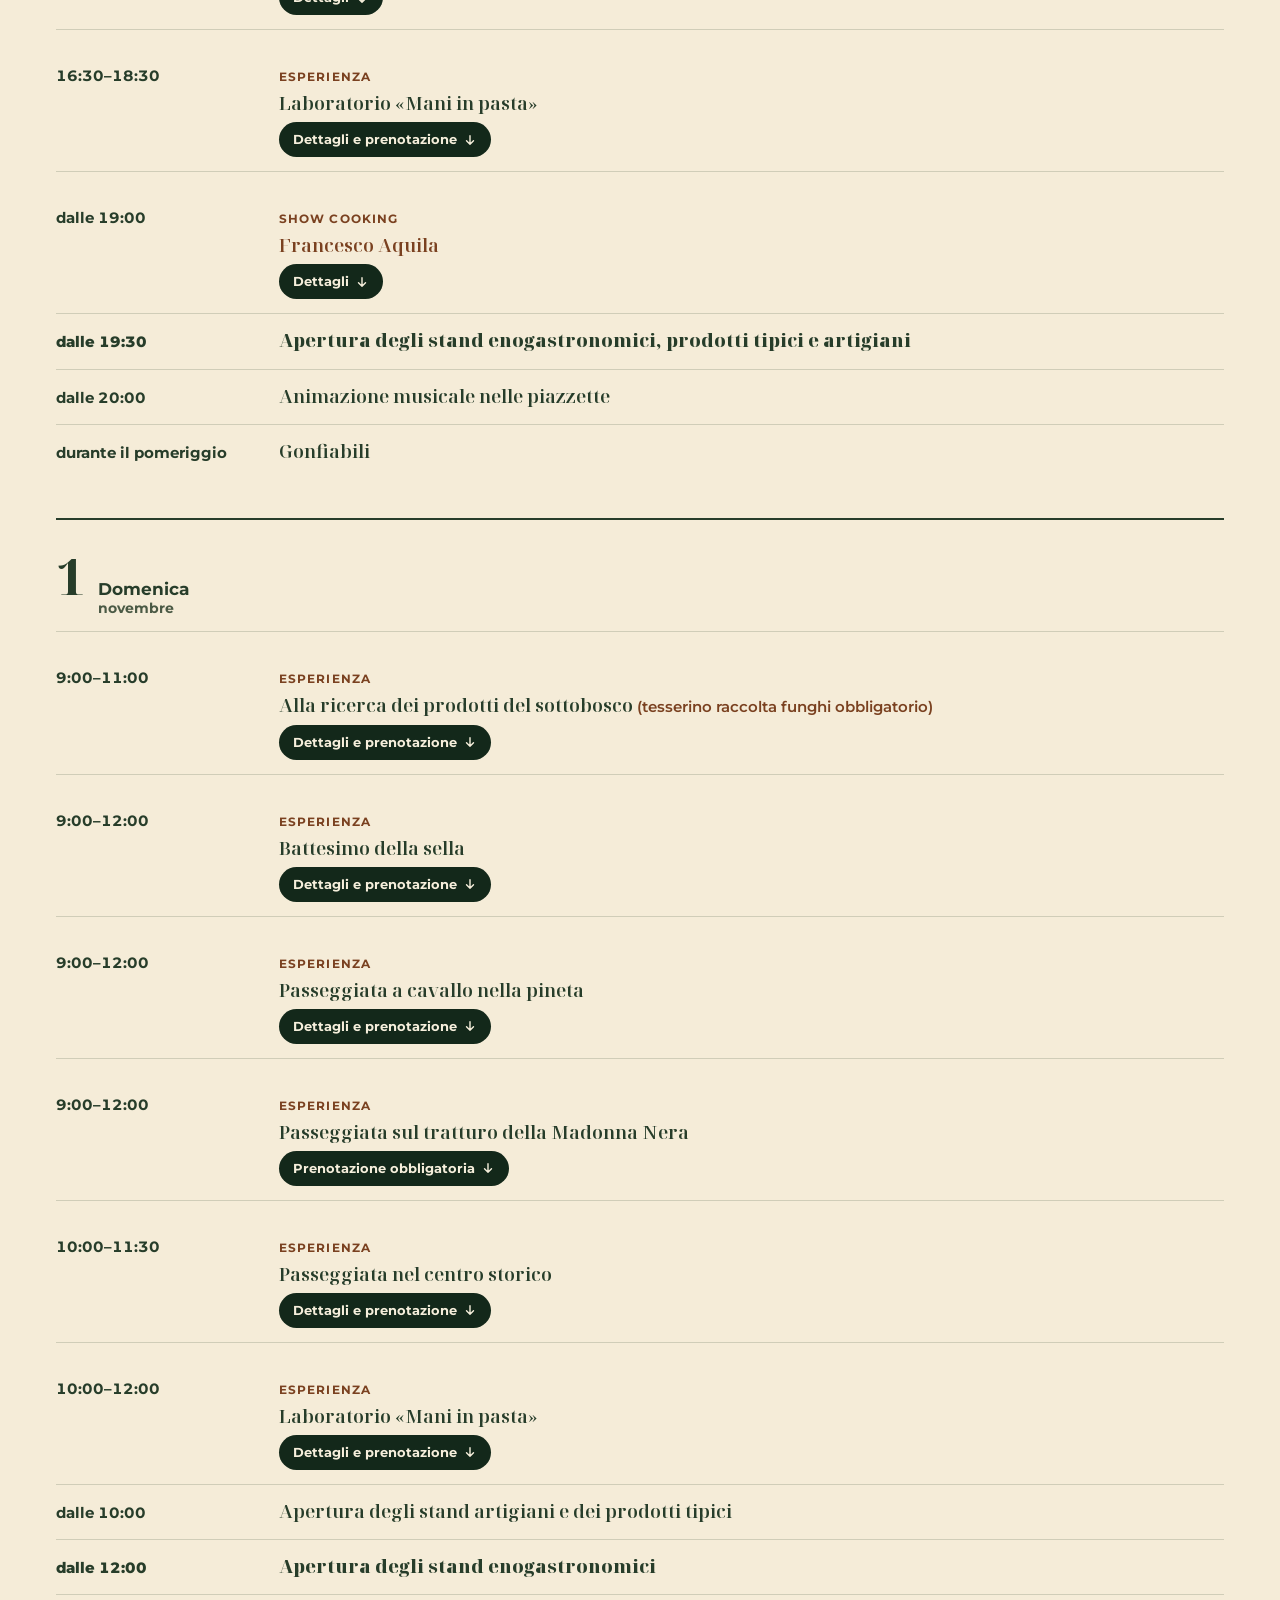
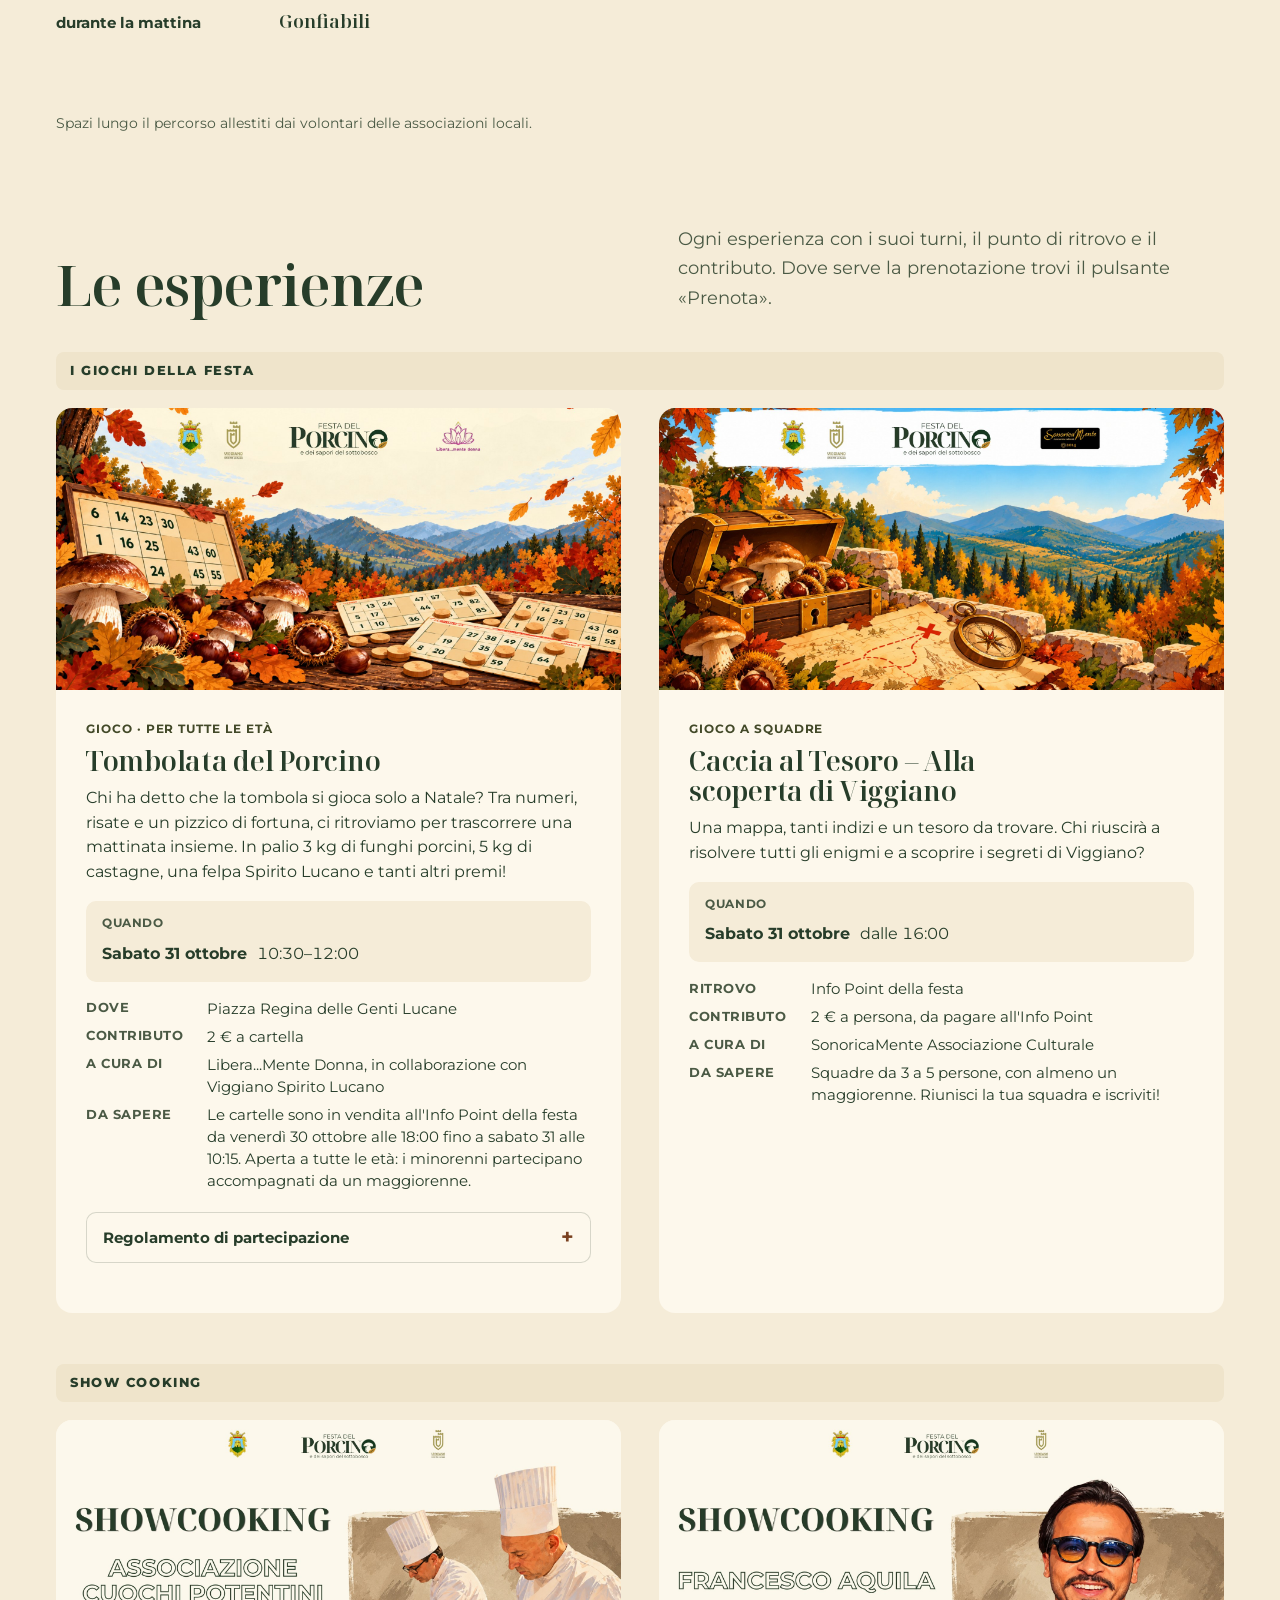
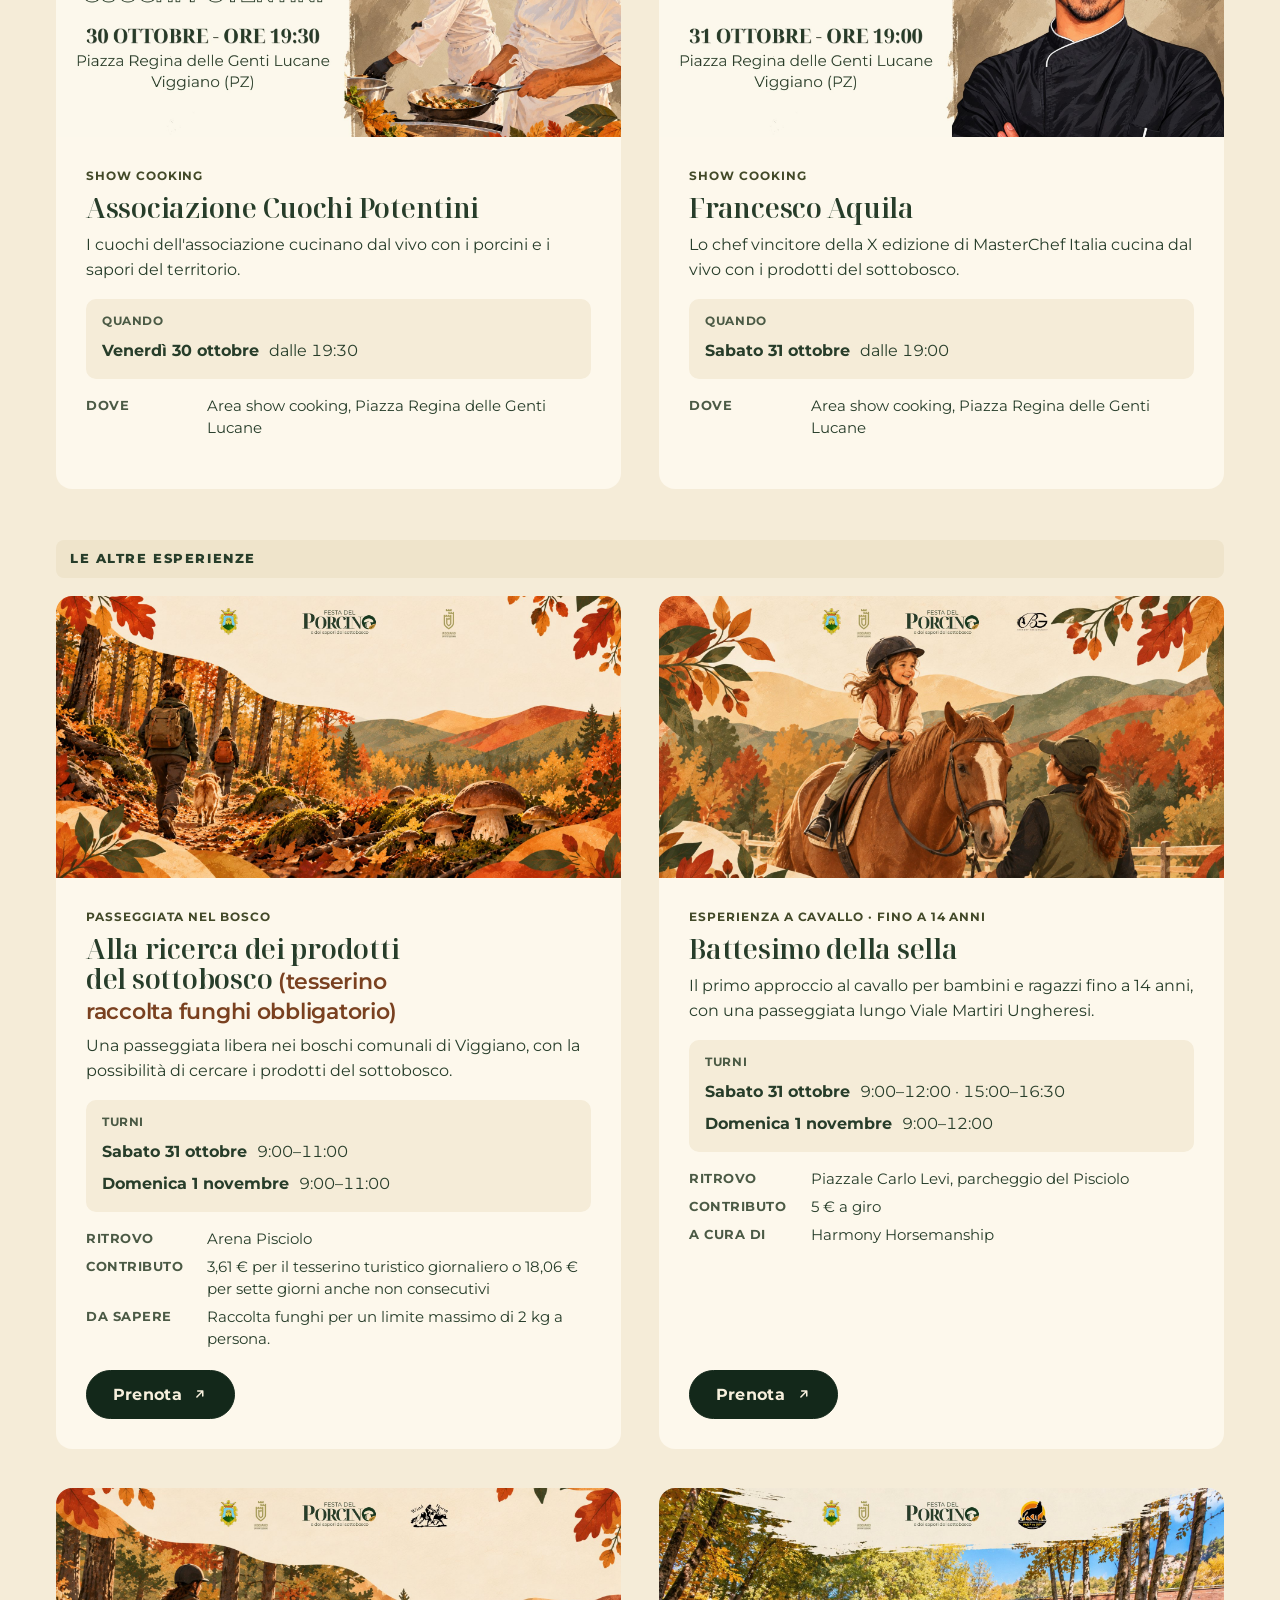
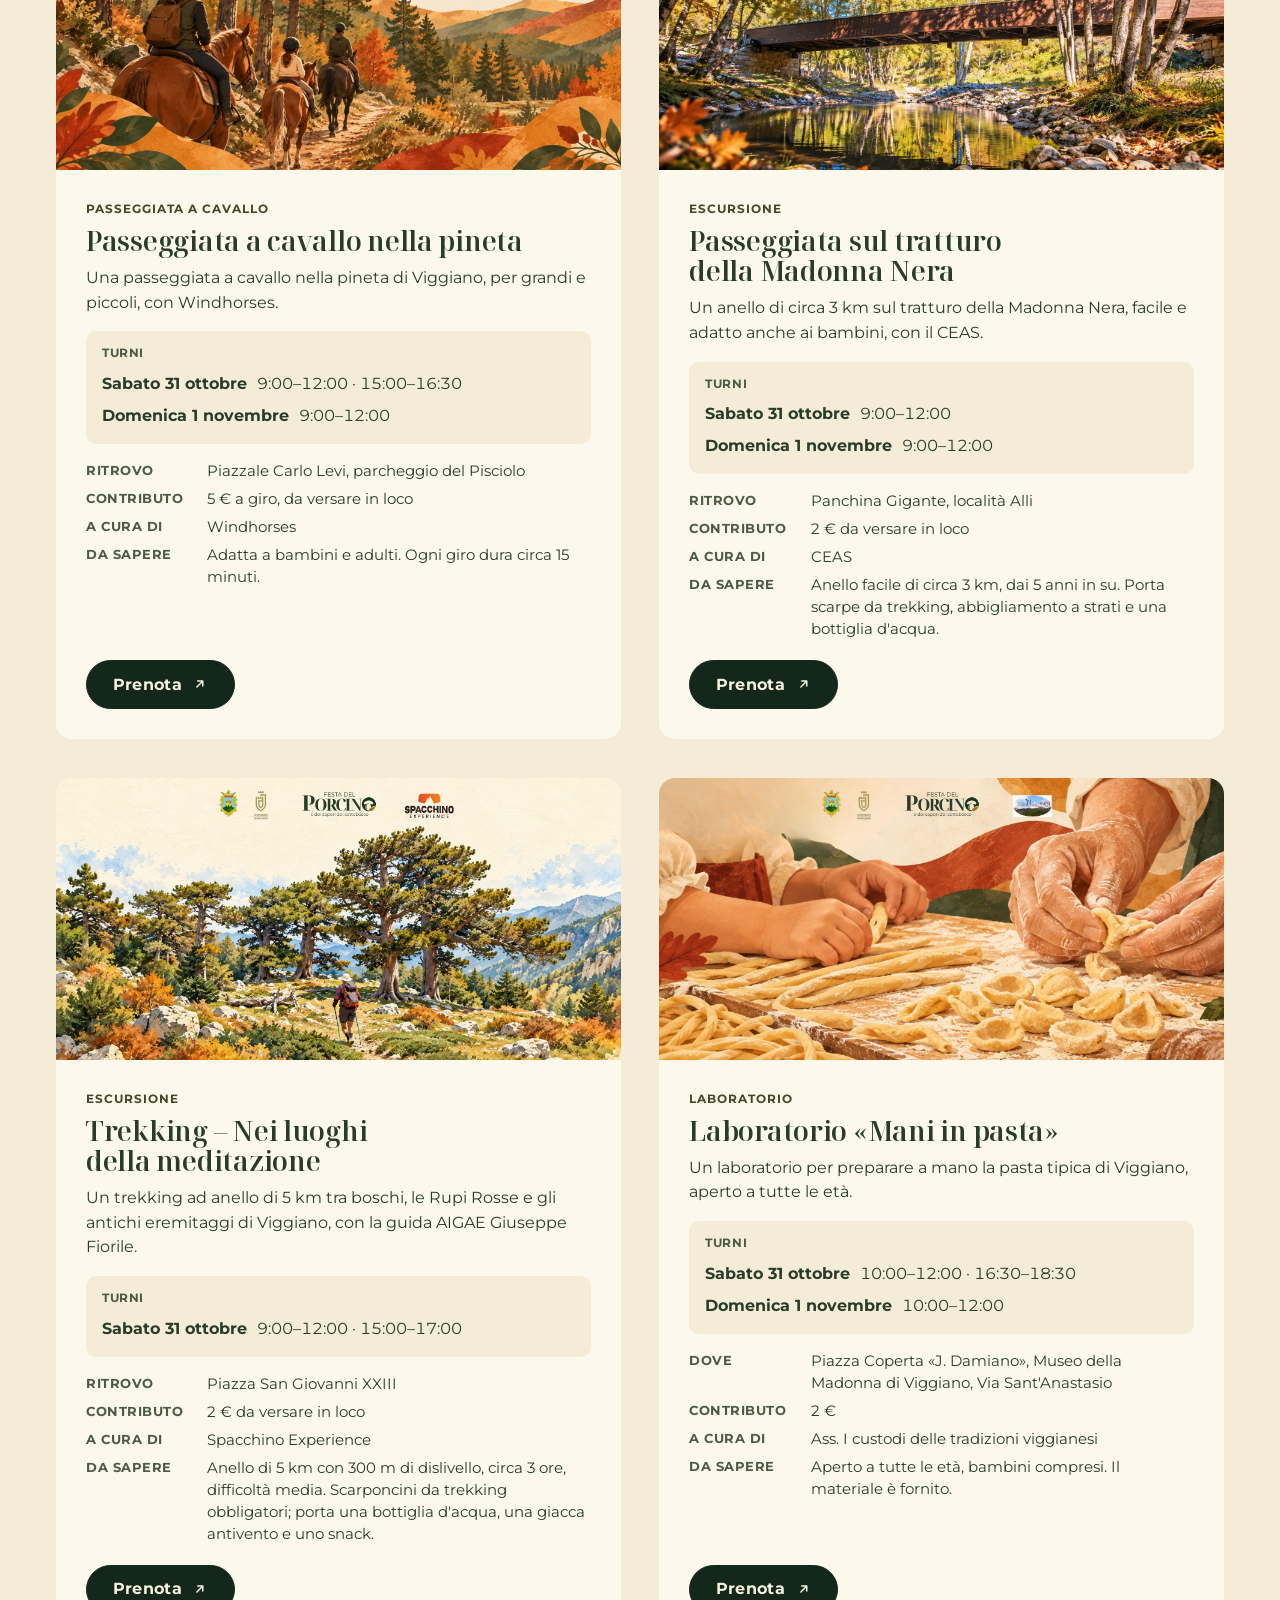
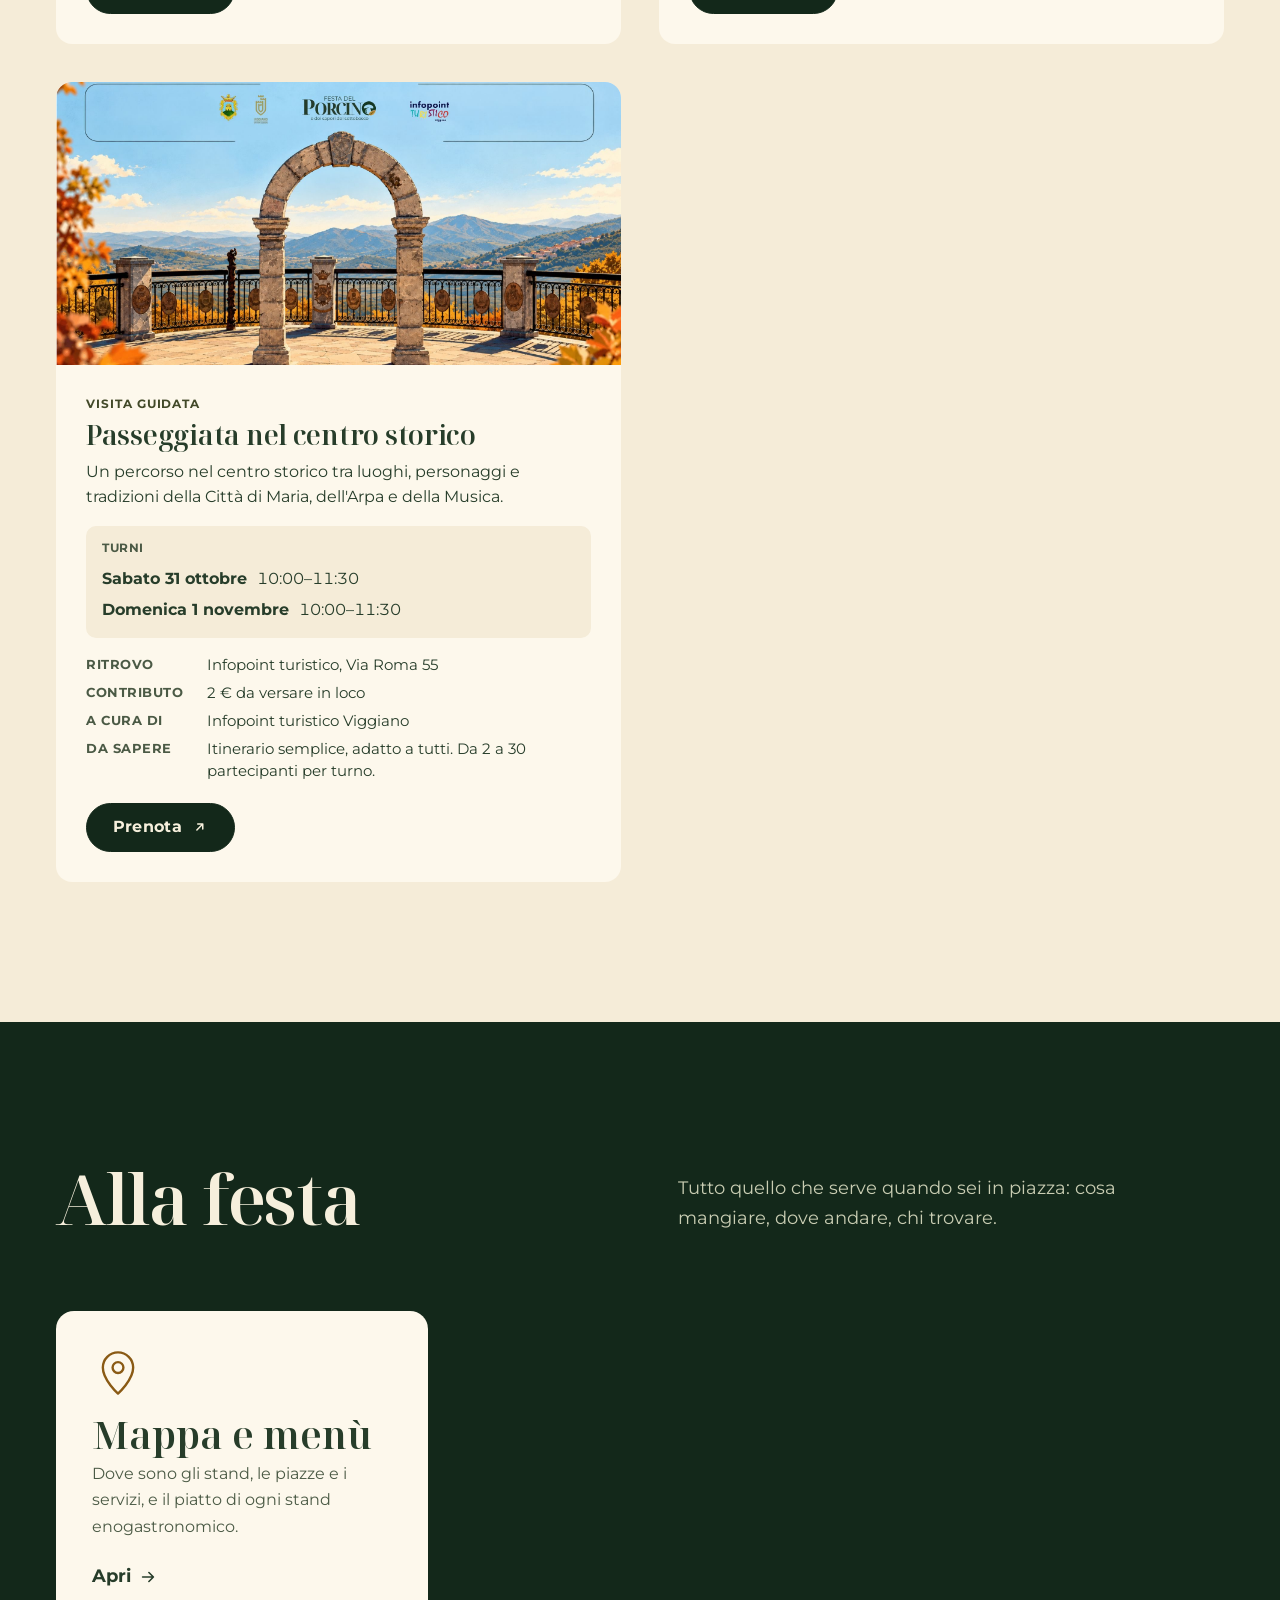
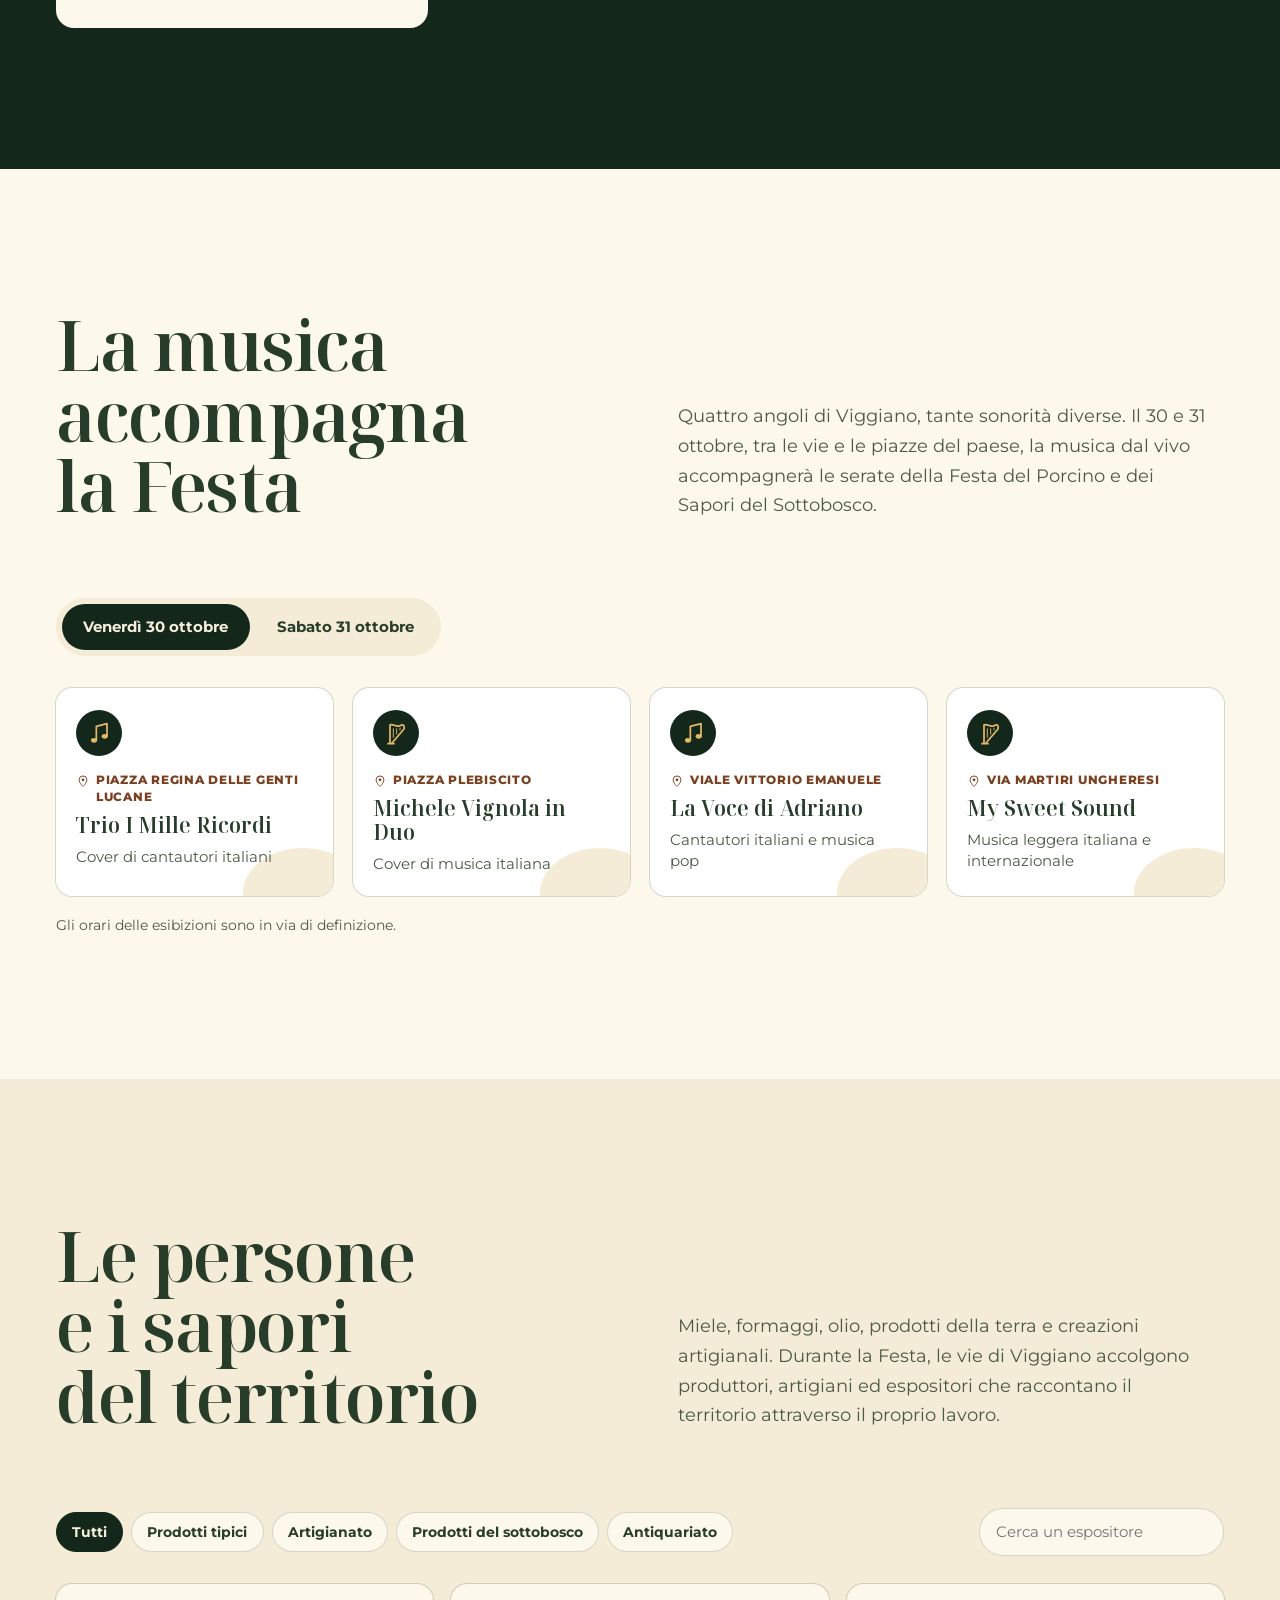
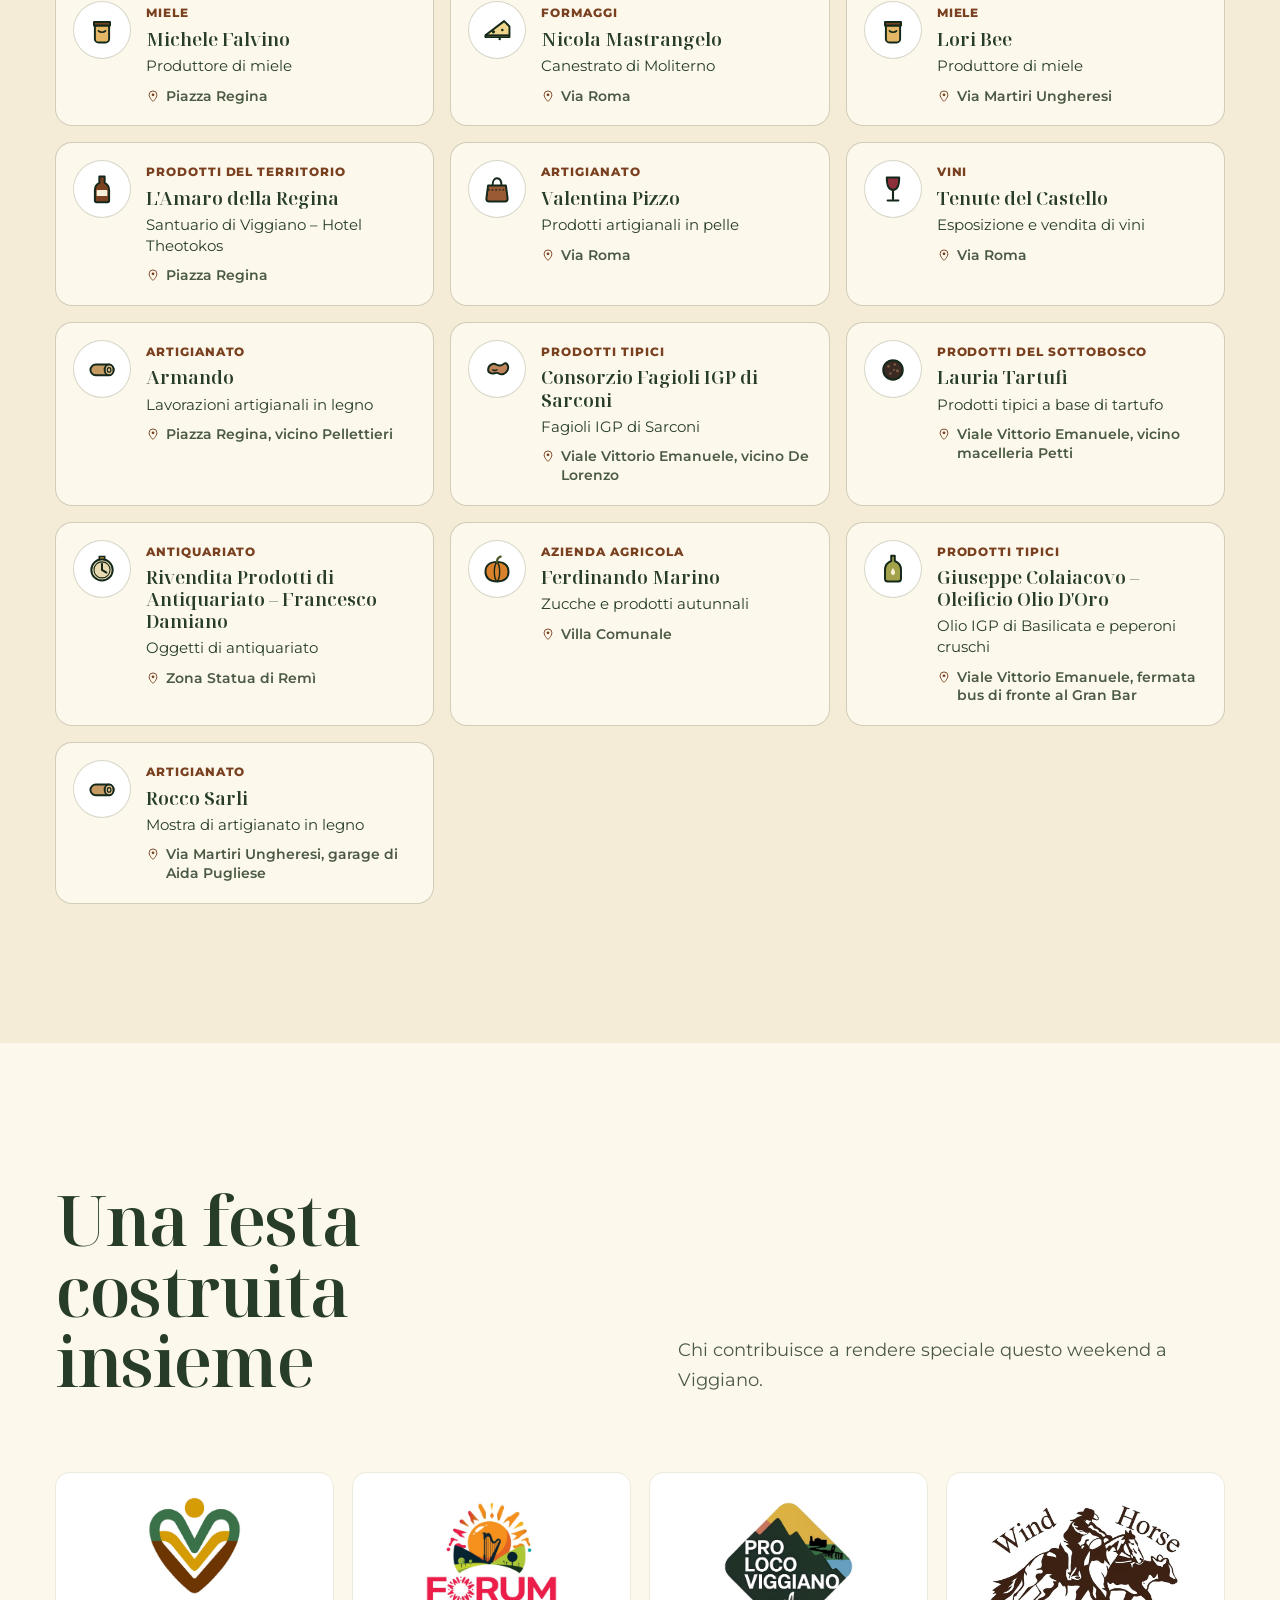
<file: musica/index.html>
<!doctype html>
<html lang="it">
<head>
<meta charset="utf-8">
<meta name="viewport" content="width=device-width, initial-scale=1">
<title>Musica dal vivo · Festa del Porcino e dei Sapori del Sottobosco · Viggiano (PZ)</title>
<meta name="description" content="La musica dal vivo della Festa del Porcino a Viggiano: venerdì 30 e sabato 31 ottobre, quattro postazioni tra le vie e le piazze del paese.">
<link rel="canonical" href="https://festadelporcino.it/musica/">
<meta name="theme-color" content="#fdf8ec">
<meta property="og:type" content="website">
<meta property="og:locale" content="it_IT">
<meta property="og:title" content="Musica dal vivo · Festa del Porcino e dei Sapori del Sottobosco · Viggiano (PZ)">
<meta property="og:description" content="La musica dal vivo della Festa del Porcino a Viggiano: venerdì 30 e sabato 31 ottobre, quattro postazioni tra le vie e le piazze del paese.">
<meta property="og:url" content="https://festadelporcino.it/musica/">
<meta property="og:image" content="https://festadelporcino.it/assets/img/ufficiali/locandina-16x9.jpg">
<meta name="twitter:card" content="summary_large_image">
<link rel="icon" href="/favicon.ico" sizes="48x48">
<link rel="icon" type="image/png" sizes="512x512" href="/assets/img/pittogramma-512.png">
<link rel="apple-touch-icon" href="/assets/img/apple-touch-icon.png">
<link rel="preload" href="/assets/fonts/noto-serif-display-latin-wght-normal.woff2" as="font" type="font/woff2" crossorigin>
<link rel="preload" href="/assets/fonts/montserrat-latin-wght-normal.woff2" as="font" type="font/woff2" crossorigin>
<link rel="stylesheet" href="/assets/css/site.css?v=mvqyszsk">
<script type="application/ld+json">{"@context":"https://schema.org","@type":"Festival","name":"Festa del Porcino e dei Sapori del Sottobosco","startDate":"2026-10-30","endDate":"2026-11-01","eventStatus":"https://schema.org/EventScheduled","eventAttendanceMode":"https://schema.org/OfflineEventAttendanceMode","image":["https://festadelporcino.it/assets/img/ufficiali/locandina-16x9.jpg","https://festadelporcino.it/assets/img/ufficiali/locandina-festa-del-porcino.jpg"],"url":"https://festadelporcino.it/","location":{"@type":"Place","name":"Viggiano","address":{"@type":"PostalAddress","addressLocality":"Viggiano","addressRegion":"PZ","addressCountry":"IT"}},"organizer":{"@type":"Organization","name":"Comune di Viggiano"}}</script>
</head>
<body>
<a class="skip" href="#contenuto">Vai al contenuto</a>
<header class="site-header">
  <div class="wrap">
    <a class="brand" href="/" aria-label="Festa del Porcino — homepage"><img src="/assets/img/logo-festa-del-porcino.png" alt="Festa del Porcino e dei sapori del sottobosco" width="1200" height="396"></a>
    <nav class="nav" aria-label="Sezioni">
      <a href="/esperienze/" data-sec="esperienze">Esperienze</a>
      <a href="/mappa/">Mappa e menù</a>
      <a href="/musica/" data-sec="musica">Musica</a>
      <a href="/espositori/" data-sec="espositori">Espositori</a>
      <a href="/informazioni/" data-sec="info">Informazioni</a>
      <a class="btn btn--small" href="/programma/" data-sec="programma">Programma</a>
    </nav>
  </div>
</header>
<main id="contenuto">

<section class="hero" aria-labelledby="hero-title">
  <div class="wrap hero__grid">
    <div class="hero__copy">
      <h1 id="hero-title" class="visually-hidden">Festa del Porcino e dei Sapori del Sottobosco — 30–31 ottobre e 1 novembre 2026, Viggiano (PZ)</h1>
      <img class="hero__logo" src="/assets/img/logo-festa-del-porcino.png" alt="" width="1200" height="396" fetchpriority="high">
      <div class="hero__dates" aria-hidden="true">
        <span class="hero__date"><b>30 – 31</b><span>Ottobre</span></span>
        <span class="hero__date"><b>1</b><span>Novembre</span></span>
      </div>
      <p class="hero__place">Viggiano (PZ)</p>
      <p class="hero__intro">Tre giorni d'autunno nell'alta Val d'Agri, tra i boschi, i sentieri e i sapori del sottobosco.</p>
      <div class="hero__actions">
        <a class="btn" href="/programma/" data-sec="programma">Scopri il programma <svg viewBox="0 0 20 20" aria-hidden="true" fill="none" stroke="currentColor" stroke-width="1.8" stroke-linecap="round" stroke-linejoin="round"><path d="M4 10h12M11 5l5 5-5 5"/></svg></a>
        <a class="link-arrow" href="/esperienze/" data-sec="esperienze">Prenota le esperienze <svg viewBox="0 0 20 20" aria-hidden="true" fill="none" stroke="currentColor" stroke-width="1.8" stroke-linecap="round" stroke-linejoin="round"><path d="M4 10h12M11 5l5 5-5 5"/></svg></a>
      </div>
    </div>
  </div>
  <svg class="hills" viewBox="0 0 1440 200" preserveAspectRatio="none" aria-hidden="true">
    <path class="h-back" d="M0 120 C 220 40 420 30 640 92 C 820 142 1010 60 1200 70 C 1300 76 1380 96 1440 110 V200 H0 Z"/>
    <path class="h-mid" d="M0 150 C 180 100 360 110 560 140 C 760 170 900 118 1100 112 C 1260 108 1360 128 1440 142 V200 H0 Z"/>
    <path class="h-front" d="M0 178 C 260 150 520 160 760 176 C 1000 192 1220 164 1440 170 V200 H0 Z"/>
  </svg>
</section>

<section class="section section--forest concept" id="concept" aria-labelledby="concept-title">
  <div class="wrap concept__grid">
    <div>
      <h2 class="display concept__title" id="concept-title">Il tempo passato <em>insieme</em></h2>
      <p class="lead">C'è un momento, a fine ottobre, in cui il bosco cambia voce. Le foglie diventano ocra, l'aria profuma di terra bagnata e arriva il tempo dei porcini.</p>
      <div class="prose">
        <p>La Festa del Porcino nasce da qui: dal piacere di camminare, assaggiare e ritrovarsi alla stessa tavola. Tre giornate a Viggiano per rallentare, scoprire il territorio e condividere momenti da ricordare.</p>
        <p>Non serve essere esperti di funghi o di sentieri. Basta la voglia di stare insieme e lasciarsi sorprendere dall'autunno lucano.</p>
      </div>
    </div>
    <figure class="poster">
      <img src="/assets/img/ufficiali/locandina-festa-del-porcino.jpg" alt="Locandina ufficiale: Festa del Porcino e dei sapori del sottobosco, 30–31 ottobre e 1 novembre 2026, Viggiano (PZ)" width="1080" height="1350" loading="lazy">
      <figcaption>La locandina ufficiale dell'edizione 2026</figcaption>
    </figure>
  </div>
</section>

<section class="section section--deep" id="programma" aria-labelledby="programma-title">
  <div class="wrap">
    <div class="section-head">
      <h2 class="display h-section" id="programma-title">Programma</h2>
      <p class="muted">Tre giorni per vivere Viggiano tra i profumi della cucina lucana, i colori del bosco, le tradizioni e il piacere di stare insieme. Scopri gli appuntamenti e scegli come trascorrere il tuo weekend d'autunno.</p>
    </div>
    <div class="booking-notice">
      <svg viewBox="0 0 24 24" aria-hidden="true" fill="none" stroke="currentColor" stroke-width="1.8" stroke-linecap="round" stroke-linejoin="round"><rect x="3.5" y="5" width="17" height="15" rx="2.5"/><path d="M3.5 10h17M8 3v4M16 3v4M8.5 14.5l2.2 2.2 4.8-4.8"/></svg>
      <p><b>Alcune esperienze sono a posti limitati e prenotazione obbligatoria.</b> Trovi tutti i dettagli e il pulsante «Prenota» qui sotto, nella sezione <a href="/esperienze/" data-sec="esperienze">Le esperienze</a>.</p>
    </div><div class="tl"><section class="tl-day" id="g-2026-10-30" aria-labelledby="tl-2026-10-30">
      <h3 class="tl-day__head" id="tl-2026-10-30"><span class="tl-day__num">30</span><span class="tl-day__name"><b>Venerdì</b><span>ottobre</span></span></h3>
      <ol class="tl-rows"><li class="tl-row tl-row--key">
          <div class="tl-label"><span class="tl-time num"><span class="nowrap">dalle 18:30</span></span><span class="tl-main"><span class="tl-name">Taglio del nastro</span></span></div>
        </li>
<li class="tl-row tl-row--bold">
          <div class="tl-label"><span class="tl-time num"><span class="nowrap">dalle 19:30</span></span><span class="tl-main"><span class="tl-name">Apertura degli stand enogastronomici, prodotti tipici e artigiani</span></span></div>
        </li>
<li class="tl-row tl-row--key">
          <div class="tl-label"><span class="tl-time num"><span class="nowrap">dalle 19:30</span></span><span class="tl-main"><span class="tl-kind">Show cooking</span><span class="tl-name"><a href="#esp-show-cooking-cuochi-potentini">Associazione Cuochi Potentini</a></span><a class="tl-go" href="#esp-show-cooking-cuochi-potentini">Dettagli <svg viewBox="0 0 20 20" aria-hidden="true" fill="none" stroke="currentColor" stroke-width="2" stroke-linecap="round" stroke-linejoin="round"><path d="M10 4v12M5 11l5 5 5-5"/></svg></a></span></div>
        </li>
<li class="tl-row">
          <div class="tl-label"><span class="tl-time num"><span class="nowrap">dalle 20:00</span></span><span class="tl-main"><span class="tl-name">Animazione musicale nelle piazzette</span></span></div>
        </li></ol>
    </section>
<section class="tl-day" id="g-2026-10-31" aria-labelledby="tl-2026-10-31">
      <h3 class="tl-day__head" id="tl-2026-10-31"><span class="tl-day__num">31</span><span class="tl-day__name"><b>Sabato</b><span>ottobre</span></span></h3>
      <div class="tl-part"><h4 class="tl-part__head">Mattina</h4><ol class="tl-rows"><li class="tl-row">
          <div class="tl-label"><span class="tl-time num"><span class="nowrap">9:00–11:00</span></span><span class="tl-main"><span class="tl-kind">Esperienza</span><span class="tl-name"><a href="#esp-alla-ricerca-dei-prodotti-del-sottobosco">Alla ricerca dei prodotti del sottobosco</a> <span class="tl-note">(tesserino raccolta funghi obbligatorio)</span></span><a class="tl-go" href="#esp-alla-ricerca-dei-prodotti-del-sottobosco">Dettagli e prenotazione <svg viewBox="0 0 20 20" aria-hidden="true" fill="none" stroke="currentColor" stroke-width="2" stroke-linecap="round" stroke-linejoin="round"><path d="M10 4v12M5 11l5 5 5-5"/></svg></a></span></div>
        </li>
<li class="tl-row">
          <div class="tl-label"><span class="tl-time num"><span class="nowrap">9:00–12:00</span></span><span class="tl-main"><span class="tl-kind">Esperienza</span><span class="tl-name"><a href="#esp-battesimo-della-sella">Battesimo della sella</a></span><a class="tl-go" href="#esp-battesimo-della-sella">Dettagli e prenotazione <svg viewBox="0 0 20 20" aria-hidden="true" fill="none" stroke="currentColor" stroke-width="2" stroke-linecap="round" stroke-linejoin="round"><path d="M10 4v12M5 11l5 5 5-5"/></svg></a></span></div>
        </li>
<li class="tl-row">
          <div class="tl-label"><span class="tl-time num"><span class="nowrap">9:00–12:00</span></span><span class="tl-main"><span class="tl-kind">Esperienza</span><span class="tl-name"><a href="#esp-passeggiata-a-cavallo-nella-pineta">Passeggiata a cavallo nella pineta</a></span><a class="tl-go" href="#esp-passeggiata-a-cavallo-nella-pineta">Dettagli e prenotazione <svg viewBox="0 0 20 20" aria-hidden="true" fill="none" stroke="currentColor" stroke-width="2" stroke-linecap="round" stroke-linejoin="round"><path d="M10 4v12M5 11l5 5 5-5"/></svg></a></span></div>
        </li>
<li class="tl-row">
          <div class="tl-label"><span class="tl-time num"><span class="nowrap">9:00–12:00</span></span><span class="tl-main"><span class="tl-kind">Esperienza</span><span class="tl-name"><a href="#esp-passeggiata-sul-tratturo-della-madonna-nera">Passeggiata sul tratturo della Madonna Nera</a></span><a class="tl-go" href="#esp-passeggiata-sul-tratturo-della-madonna-nera">Prenotazione obbligatoria <svg viewBox="0 0 20 20" aria-hidden="true" fill="none" stroke="currentColor" stroke-width="2" stroke-linecap="round" stroke-linejoin="round"><path d="M10 4v12M5 11l5 5 5-5"/></svg></a></span></div>
        </li>
<li class="tl-row">
          <div class="tl-label"><span class="tl-time num"><span class="nowrap">9:00–12:00</span></span><span class="tl-main"><span class="tl-kind">Esperienza</span><span class="tl-name"><a href="#esp-nei-luoghi-della-meditazione">Trekking – Nei luoghi della meditazione</a></span><a class="tl-go" href="#esp-nei-luoghi-della-meditazione">Prenotazione obbligatoria <svg viewBox="0 0 20 20" aria-hidden="true" fill="none" stroke="currentColor" stroke-width="2" stroke-linecap="round" stroke-linejoin="round"><path d="M10 4v12M5 11l5 5 5-5"/></svg></a></span></div>
        </li>
<li class="tl-row">
          <div class="tl-label"><span class="tl-time num"><span class="nowrap">10:00–11:30</span></span><span class="tl-main"><span class="tl-kind">Esperienza</span><span class="tl-name"><a href="#esp-passeggiata-nel-centro-storico">Passeggiata nel centro storico</a></span><a class="tl-go" href="#esp-passeggiata-nel-centro-storico">Dettagli e prenotazione <svg viewBox="0 0 20 20" aria-hidden="true" fill="none" stroke="currentColor" stroke-width="2" stroke-linecap="round" stroke-linejoin="round"><path d="M10 4v12M5 11l5 5 5-5"/></svg></a></span></div>
        </li>
<li class="tl-row">
          <div class="tl-label"><span class="tl-time num"><span class="nowrap">10:00–12:00</span></span><span class="tl-main"><span class="tl-kind">Esperienza</span><span class="tl-name"><a href="#esp-laboratorio-mani-in-pasta">Laboratorio «Mani in pasta»</a></span><a class="tl-go" href="#esp-laboratorio-mani-in-pasta">Dettagli e prenotazione <svg viewBox="0 0 20 20" aria-hidden="true" fill="none" stroke="currentColor" stroke-width="2" stroke-linecap="round" stroke-linejoin="round"><path d="M10 4v12M5 11l5 5 5-5"/></svg></a></span></div>
        </li>
<li class="tl-row">
          <div class="tl-label"><span class="tl-time num"><span class="nowrap">10:30–12:00</span></span><span class="tl-main"><span class="tl-kind">Gioco</span><span class="tl-name"><a href="#esp-tombolata-del-porcino">Tombolata del Porcino</a></span><a class="tl-go" href="#esp-tombolata-del-porcino">Dettagli <svg viewBox="0 0 20 20" aria-hidden="true" fill="none" stroke="currentColor" stroke-width="2" stroke-linecap="round" stroke-linejoin="round"><path d="M10 4v12M5 11l5 5 5-5"/></svg></a></span></div>
        </li>
<li class="tl-row">
          <div class="tl-label"><span class="tl-time num"><span class="nowrap">dalle 10:30</span></span><span class="tl-main"><span class="tl-name">Apertura degli stand artigiani e dei prodotti tipici</span></span></div>
        </li>
<li class="tl-row tl-row--bold">
          <div class="tl-label"><span class="tl-time num"><span class="nowrap">dalle 12:00</span></span><span class="tl-main"><span class="tl-name">Apertura degli stand enogastronomici</span></span></div>
        </li></ol></div>
<div class="tl-part"><h4 class="tl-part__head">Pomeriggio e sera</h4><ol class="tl-rows"><li class="tl-row">
          <div class="tl-label"><span class="tl-time num"><span class="nowrap">15:00–16:30</span></span><span class="tl-main"><span class="tl-kind">Esperienza</span><span class="tl-name"><a href="#esp-battesimo-della-sella">Battesimo della sella</a></span><a class="tl-go" href="#esp-battesimo-della-sella">Dettagli e prenotazione <svg viewBox="0 0 20 20" aria-hidden="true" fill="none" stroke="currentColor" stroke-width="2" stroke-linecap="round" stroke-linejoin="round"><path d="M10 4v12M5 11l5 5 5-5"/></svg></a></span></div>
        </li>
<li class="tl-row">
          <div class="tl-label"><span class="tl-time num"><span class="nowrap">15:00–16:30</span></span><span class="tl-main"><span class="tl-kind">Esperienza</span><span class="tl-name"><a href="#esp-passeggiata-a-cavallo-nella-pineta">Passeggiata a cavallo nella pineta</a></span><a class="tl-go" href="#esp-passeggiata-a-cavallo-nella-pineta">Dettagli e prenotazione <svg viewBox="0 0 20 20" aria-hidden="true" fill="none" stroke="currentColor" stroke-width="2" stroke-linecap="round" stroke-linejoin="round"><path d="M10 4v12M5 11l5 5 5-5"/></svg></a></span></div>
        </li>
<li class="tl-row">
          <div class="tl-label"><span class="tl-time num"><span class="nowrap">15:00–17:00</span></span><span class="tl-main"><span class="tl-kind">Esperienza</span><span class="tl-name"><a href="#esp-nei-luoghi-della-meditazione">Trekking – Nei luoghi della meditazione</a></span><a class="tl-go" href="#esp-nei-luoghi-della-meditazione">Prenotazione obbligatoria <svg viewBox="0 0 20 20" aria-hidden="true" fill="none" stroke="currentColor" stroke-width="2" stroke-linecap="round" stroke-linejoin="round"><path d="M10 4v12M5 11l5 5 5-5"/></svg></a></span></div>
        </li>
<li class="tl-row">
          <div class="tl-label"><span class="tl-time num"><span class="nowrap">dalle 16:00</span></span><span class="tl-main"><span class="tl-kind">Gioco</span><span class="tl-name"><a href="#esp-caccia-al-tesoro">Caccia al Tesoro – Alla scoperta di Viggiano</a></span><a class="tl-go" href="#esp-caccia-al-tesoro">Dettagli <svg viewBox="0 0 20 20" aria-hidden="true" fill="none" stroke="currentColor" stroke-width="2" stroke-linecap="round" stroke-linejoin="round"><path d="M10 4v12M5 11l5 5 5-5"/></svg></a></span></div>
        </li>
<li class="tl-row">
          <div class="tl-label"><span class="tl-time num"><span class="nowrap">16:30–18:30</span></span><span class="tl-main"><span class="tl-kind">Esperienza</span><span class="tl-name"><a href="#esp-laboratorio-mani-in-pasta">Laboratorio «Mani in pasta»</a></span><a class="tl-go" href="#esp-laboratorio-mani-in-pasta">Dettagli e prenotazione <svg viewBox="0 0 20 20" aria-hidden="true" fill="none" stroke="currentColor" stroke-width="2" stroke-linecap="round" stroke-linejoin="round"><path d="M10 4v12M5 11l5 5 5-5"/></svg></a></span></div>
        </li>
<li class="tl-row tl-row--key">
          <div class="tl-label"><span class="tl-time num"><span class="nowrap">dalle 19:00</span></span><span class="tl-main"><span class="tl-kind">Show cooking</span><span class="tl-name"><a href="#esp-show-cooking-chef-aquila">Francesco Aquila</a></span><a class="tl-go" href="#esp-show-cooking-chef-aquila">Dettagli <svg viewBox="0 0 20 20" aria-hidden="true" fill="none" stroke="currentColor" stroke-width="2" stroke-linecap="round" stroke-linejoin="round"><path d="M10 4v12M5 11l5 5 5-5"/></svg></a></span></div>
        </li>
<li class="tl-row tl-row--bold">
          <div class="tl-label"><span class="tl-time num"><span class="nowrap">dalle 19:30</span></span><span class="tl-main"><span class="tl-name">Apertura degli stand enogastronomici, prodotti tipici e artigiani</span></span></div>
        </li>
<li class="tl-row">
          <div class="tl-label"><span class="tl-time num"><span class="nowrap">dalle 20:00</span></span><span class="tl-main"><span class="tl-name">Animazione musicale nelle piazzette</span></span></div>
        </li>
<li class="tl-row">
          <div class="tl-label"><span class="tl-time num">durante il pomeriggio</span><span class="tl-main"><span class="tl-name">Gonfiabili</span></span></div>
        </li></ol></div>
    </section>
<section class="tl-day" id="g-2026-11-01" aria-labelledby="tl-2026-11-01">
      <h3 class="tl-day__head" id="tl-2026-11-01"><span class="tl-day__num">1</span><span class="tl-day__name"><b>Domenica</b><span>novembre</span></span></h3>
      <ol class="tl-rows"><li class="tl-row">
          <div class="tl-label"><span class="tl-time num"><span class="nowrap">9:00–11:00</span></span><span class="tl-main"><span class="tl-kind">Esperienza</span><span class="tl-name"><a href="#esp-alla-ricerca-dei-prodotti-del-sottobosco">Alla ricerca dei prodotti del sottobosco</a> <span class="tl-note">(tesserino raccolta funghi obbligatorio)</span></span><a class="tl-go" href="#esp-alla-ricerca-dei-prodotti-del-sottobosco">Dettagli e prenotazione <svg viewBox="0 0 20 20" aria-hidden="true" fill="none" stroke="currentColor" stroke-width="2" stroke-linecap="round" stroke-linejoin="round"><path d="M10 4v12M5 11l5 5 5-5"/></svg></a></span></div>
        </li>
<li class="tl-row">
          <div class="tl-label"><span class="tl-time num"><span class="nowrap">9:00–12:00</span></span><span class="tl-main"><span class="tl-kind">Esperienza</span><span class="tl-name"><a href="#esp-battesimo-della-sella">Battesimo della sella</a></span><a class="tl-go" href="#esp-battesimo-della-sella">Dettagli e prenotazione <svg viewBox="0 0 20 20" aria-hidden="true" fill="none" stroke="currentColor" stroke-width="2" stroke-linecap="round" stroke-linejoin="round"><path d="M10 4v12M5 11l5 5 5-5"/></svg></a></span></div>
        </li>
<li class="tl-row">
          <div class="tl-label"><span class="tl-time num"><span class="nowrap">9:00–12:00</span></span><span class="tl-main"><span class="tl-kind">Esperienza</span><span class="tl-name"><a href="#esp-passeggiata-a-cavallo-nella-pineta">Passeggiata a cavallo nella pineta</a></span><a class="tl-go" href="#esp-passeggiata-a-cavallo-nella-pineta">Dettagli e prenotazione <svg viewBox="0 0 20 20" aria-hidden="true" fill="none" stroke="currentColor" stroke-width="2" stroke-linecap="round" stroke-linejoin="round"><path d="M10 4v12M5 11l5 5 5-5"/></svg></a></span></div>
        </li>
<li class="tl-row">
          <div class="tl-label"><span class="tl-time num"><span class="nowrap">9:00–12:00</span></span><span class="tl-main"><span class="tl-kind">Esperienza</span><span class="tl-name"><a href="#esp-passeggiata-sul-tratturo-della-madonna-nera">Passeggiata sul tratturo della Madonna Nera</a></span><a class="tl-go" href="#esp-passeggiata-sul-tratturo-della-madonna-nera">Prenotazione obbligatoria <svg viewBox="0 0 20 20" aria-hidden="true" fill="none" stroke="currentColor" stroke-width="2" stroke-linecap="round" stroke-linejoin="round"><path d="M10 4v12M5 11l5 5 5-5"/></svg></a></span></div>
        </li>
<li class="tl-row">
          <div class="tl-label"><span class="tl-time num"><span class="nowrap">10:00–11:30</span></span><span class="tl-main"><span class="tl-kind">Esperienza</span><span class="tl-name"><a href="#esp-passeggiata-nel-centro-storico">Passeggiata nel centro storico</a></span><a class="tl-go" href="#esp-passeggiata-nel-centro-storico">Dettagli e prenotazione <svg viewBox="0 0 20 20" aria-hidden="true" fill="none" stroke="currentColor" stroke-width="2" stroke-linecap="round" stroke-linejoin="round"><path d="M10 4v12M5 11l5 5 5-5"/></svg></a></span></div>
        </li>
<li class="tl-row">
          <div class="tl-label"><span class="tl-time num"><span class="nowrap">10:00–12:00</span></span><span class="tl-main"><span class="tl-kind">Esperienza</span><span class="tl-name"><a href="#esp-laboratorio-mani-in-pasta">Laboratorio «Mani in pasta»</a></span><a class="tl-go" href="#esp-laboratorio-mani-in-pasta">Dettagli e prenotazione <svg viewBox="0 0 20 20" aria-hidden="true" fill="none" stroke="currentColor" stroke-width="2" stroke-linecap="round" stroke-linejoin="round"><path d="M10 4v12M5 11l5 5 5-5"/></svg></a></span></div>
        </li>
<li class="tl-row">
          <div class="tl-label"><span class="tl-time num"><span class="nowrap">dalle 10:00</span></span><span class="tl-main"><span class="tl-name">Apertura degli stand artigiani e dei prodotti tipici</span></span></div>
        </li>
<li class="tl-row tl-row--bold">
          <div class="tl-label"><span class="tl-time num"><span class="nowrap">dalle 12:00</span></span><span class="tl-main"><span class="tl-name">Apertura degli stand enogastronomici</span></span></div>
        </li>
<li class="tl-row">
          <div class="tl-label"><span class="tl-time num">durante la mattina</span><span class="tl-main"><span class="tl-name">Gonfiabili</span></span></div>
        </li></ol>
    </section></div><p class="prog-note">Spazi lungo il percorso allestiti dai volontari delle associazioni locali.</p>
    <div class="exps-head" id="esperienze">
      <h3 class="display exps-head__title">Le esperienze</h3>
      <p class="muted">Ogni esperienza con i suoi turni, il punto di ritrovo e il contributo. Dove serve la prenotazione trovi il pulsante «Prenota».</p>
    </div>
    <h3 class="exps-sub">I giochi della festa</h3><div class="exps"><article class="exp" id="esp-tombolata-del-porcino">
      <div class="exp__media" style="aspect-ratio:1880 / 940"><img src="/assets/copertine/tombolata-del-porcino.jpg" alt="Illustrazione autunnale con cartelle della tombola, porcini e castagne su un tavolo di legno, con le montagne sullo sfondo" width="1880" height="940" loading="lazy" decoding="async"></div>
      <div class="exp__body">
        <p class="exp__kind">Gioco · per tutte le età</p>
        <h3 class="exp__title">Tombolata del Porcino</h3>
        <p class="exp__desc">Chi ha detto che la tombola si gioca solo a Natale? Tra numeri, risate e un pizzico di fortuna, ci ritroviamo per trascorrere una mattinata insieme. In palio 3 kg di funghi porcini, 5 kg di castagne, una felpa Spirito Lucano e tanti altri premi!</p>
        <div class="exp__turni">
          <p class="exp__label">Quando</p>
          <ul><li><b>Sabato 31 ottobre</b> <span class="num nowrap">10:30–12:00</span></li></ul>
        </div>
        <dl class="exp__facts"><div><dt>Dove</dt><dd>Piazza Regina delle Genti Lucane</dd></div><div><dt>Contributo</dt><dd>2 € a cartella</dd></div><div><dt>A cura di</dt><dd>Libera...Mente Donna, in collaborazione con Viggiano Spirito Lucano</dd></div><div><dt>Da sapere</dt><dd>Le cartelle sono in vendita all&#39;Info Point della festa da venerdì 30 ottobre alle 18:00 fino a sabato 31 alle 10:15. Aperta a tutte le età: i minorenni partecipano accompagnati da un maggiorenne.</dd></div></dl>
        <details class="exp__rules"><summary>Regolamento di partecipazione</summary><div class="exp__rules-body"><p>Festa del Porcino e dei Sapori del Sottobosco – Viggiano, 30-31 ottobre e 1° novembre 2026</p><h4>1. Un momento di gioco e convivialità</h4><p>La Tombolata del Porcino nasce dall&#39;iniziativa dell&#39;associazione Libera...Mente Donna, che ha voluto contribuire alla realizzazione della Festa del Porcino e dei Sapori del Sottobosco creando un&#39;occasione di gioco, incontro e condivisione.</p><p>L&#39;appuntamento è in Piazza Regina delle Genti Lucane, per vivere insieme il clima familiare e autentico della comunità viggianese, riscoprendo il piacere di stare insieme attraverso uno dei giochi più amati della tradizione popolare.</p><h4>2. Partecipazione e acquisto delle cartelle</h4><p>La partecipazione alla tombolata prevede l&#39;acquisto delle cartelle di gioco al costo simbolico di 2,00 € ciascuna.</p><ul><li><strong>Apertura delle vendite:</strong> venerdì 30 ottobre 2026, a partire dalle ore 18:00.</li><li><strong>Chiusura delle vendite:</strong> sabato 31 ottobre 2026, alle ore 10:15.</li><li><strong>Punto vendita:</strong> Info Point della Festa, situato in Viale Vittorio Emanuele, all&#39;altezza della statua di Remì.</li><li><strong>Numero di cartelle acquistabili:</strong> non è previsto alcun limite al numero di cartelle acquistabili da ciascun partecipante.</li><li><strong>Età dei partecipanti:</strong> la tombolata è aperta a tutte le età. I minorenni possono partecipare purché accompagnati da una persona maggiorenne.</li></ul><p>Si invitano gli interessati ad acquistare le proprie cartelle entro l&#39;orario indicato.</p><h4>3. Svolgimento del gioco</h4><p>La tombolata si svolgerà secondo le regole della tradizionale tombola italiana.</p><p>Nel corso delle estrazioni, i partecipanti dovranno verificare la corrispondenza dei numeri estratti con quelli presenti sulle proprie cartelle.</p><p>Sono previste le seguenti combinazioni vincenti, in ordine di conseguimento:</p><ul><li><strong>Ambo:</strong> due numeri sulla stessa riga.</li><li><strong>Terna:</strong> tre numeri sulla stessa riga.</li><li><strong>Quaterna:</strong> quattro numeri sulla stessa riga.</li><li><strong>Cinquina:</strong> cinque numeri sulla stessa riga.</li><li><strong>Tombola:</strong> tutti i numeri presenti sulla cartella.</li></ul><p>I premi in palio saranno assegnati al raggiungimento delle rispettive combinazioni, secondo le modalità stabilite dagli organizzatori, e sono i seguenti:</p><ul><li><strong>Tombola:</strong> 3 kg di funghi porcini</li><li><strong>Cinquina:</strong> 5 kg di castagne</li><li><strong>Quaterna:</strong> felpa brandizzata Viggiano Spirito Lucano</li><li><strong>Terna:</strong> statua in resina del Musicante viggianese</li><li><strong>Ambo:</strong> kit Spirito Lucano (zaino + borraccia) e maglietta della festa</li></ul><h4>4. Gestione delle vincite e degli eventuali ex aequo</h4><p>Il partecipante che realizza una combinazione vincente dovrà segnalarla tempestivamente, consentendo agli organizzatori di verificarne la validità.</p><p>Qualora due o più partecipanti raggiungano la medesima combinazione vincente nello stesso momento, si procederà a uno spareggio, secondo modalità comunicate dagli organizzatori, al fine di individuare un unico vincitore per ciascun premio.</p><p>La verifica delle combinazioni e la gestione degli eventuali spareggi saranno affidate agli organizzatori, che garantiranno il regolare svolgimento del gioco.</p><h4>5. Spirito della manifestazione</h4><p>La Tombolata del Porcino vuole essere, prima di tutto, un&#39;occasione per divertirsi, incontrarsi e condividere un momento di festa.</p><p>L&#39;associazione Libera...Mente Donna invita tutti a partecipare con entusiasmo e spirito di convivialità, contribuendo a rendere la piazza un luogo di incontro tra generazioni, famiglie e visitatori, nel segno dell&#39;amicizia e delle tradizioni della comunità di Viggiano.</p><p><strong>Buona fortuna a tutti e… che vinca il divertimento!</strong></p><p><em>Associazione Libera...Mente Donna in collaborazione con Viggiano Spirito Lucano</em></p></div></details>
        
      </div>
    </article>
<article class="exp" id="esp-caccia-al-tesoro">
      <div class="exp__media" style="aspect-ratio:1880 / 940"><img src="/assets/copertine/caccia-al-tesoro.jpg" alt="Illustrazione di un forziere pieno di porcini e castagne accanto a una mappa del tesoro e a una bussola, sullo sfondo delle colline autunnali" width="1880" height="940" loading="lazy" decoding="async"></div>
      <div class="exp__body">
        <p class="exp__kind">Gioco a squadre</p>
        <h3 class="exp__title">Caccia al Tesoro – Alla scoperta di Viggiano</h3>
        <p class="exp__desc">Una mappa, tanti indizi e un tesoro da trovare. Chi riuscirà a risolvere tutti gli enigmi e a scoprire i segreti di Viggiano?</p>
        <div class="exp__turni">
          <p class="exp__label">Quando</p>
          <ul><li><b>Sabato 31 ottobre</b> <span class="num nowrap">dalle 16:00</span></li></ul>
        </div>
        <dl class="exp__facts"><div><dt>Ritrovo</dt><dd>Info Point della festa</dd></div><div><dt>Contributo</dt><dd>2 € a persona, da pagare all&#39;Info Point</dd></div><div><dt>A cura di</dt><dd>SonoricaMente Associazione Culturale</dd></div><div><dt>Da sapere</dt><dd>Squadre da 3 a 5 persone, con almeno un maggiorenne. Riunisci la tua squadra e iscriviti!</dd></div></dl>
        
        
      </div>
    </article></div><h3 class="exps-sub">Show cooking</h3><div class="exps"><article class="exp" id="esp-show-cooking-cuochi-potentini">
      <div class="exp__media" style="aspect-ratio:1920 / 1080"><img src="/assets/copertine/show-cooking-cuochi-potentini.jpg" alt="Illustrazione di due cuochi con il cappello bianco che saltano i funghi in padella, accanto alla scritta Showcooking" width="1920" height="1080" loading="lazy" decoding="async"></div>
      <div class="exp__body">
        <p class="exp__kind">Show cooking</p>
        <h3 class="exp__title">Associazione Cuochi Potentini</h3>
        <p class="exp__desc">I cuochi dell&#39;associazione cucinano dal vivo con i porcini e i sapori del territorio.</p>
        <div class="exp__turni">
          <p class="exp__label">Quando</p>
          <ul><li><b>Venerdì 30 ottobre</b> <span class="num nowrap">dalle 19:30</span></li></ul>
        </div>
        <dl class="exp__facts"><div><dt>Dove</dt><dd>Area show cooking, Piazza Regina delle Genti Lucane</dd></div></dl>
        
        
      </div>
    </article>
<article class="exp" id="esp-show-cooking-chef-aquila">
      <div class="exp__media" style="aspect-ratio:1920 / 1080"><img src="/assets/copertine/show-cooking-chef-aquila.jpg" alt="Lo chef Francesco Aquila sorridente, con giacca da cuoco nera e occhiali da sole, accanto alla scritta Showcooking" width="1920" height="1080" loading="lazy" decoding="async"></div>
      <div class="exp__body">
        <p class="exp__kind">Show cooking</p>
        <h3 class="exp__title">Francesco Aquila</h3>
        <p class="exp__desc">Lo chef vincitore della X edizione di MasterChef Italia cucina dal vivo con i prodotti del sottobosco.</p>
        <div class="exp__turni">
          <p class="exp__label">Quando</p>
          <ul><li><b>Sabato 31 ottobre</b> <span class="num nowrap">dalle 19:00</span></li></ul>
        </div>
        <dl class="exp__facts"><div><dt>Dove</dt><dd>Area show cooking, Piazza Regina delle Genti Lucane</dd></div></dl>
        
        
      </div>
    </article></div><h3 class="exps-sub">Le altre esperienze</h3><div class="exps"><article class="exp" id="esp-alla-ricerca-dei-prodotti-del-sottobosco">
      <div class="exp__media" style="aspect-ratio:1880 / 940"><img src="/assets/copertine/alla-ricerca-dei-prodotti-del-sottobosco.jpg" alt="Illustrazione di due escursionisti con un cane su un sentiero nel bosco autunnale, con grandi porcini in primo piano" width="1880" height="940" loading="lazy" decoding="async"></div>
      <div class="exp__body">
        <p class="exp__kind">Passeggiata nel bosco</p>
        <h3 class="exp__title">Alla ricerca dei prodotti del sottobosco <span class="exp__note">(tesserino raccolta funghi obbligatorio)</span></h3>
        <p class="exp__desc">Una passeggiata libera nei boschi comunali di Viggiano, con la possibilità di cercare i prodotti del sottobosco.</p>
        <div class="exp__turni">
          <p class="exp__label">Turni</p>
          <ul><li><b>Sabato 31 ottobre</b> <span class="num nowrap">9:00–11:00</span></li><li><b>Domenica 1 novembre</b> <span class="num nowrap">9:00–11:00</span></li></ul>
        </div>
        <dl class="exp__facts"><div><dt>Ritrovo</dt><dd>Arena Pisciolo</dd></div><div><dt>Contributo</dt><dd>3,61 € per il tesserino turistico giornaliero o 18,06 € per sette giorni anche non consecutivi</dd></div><div><dt>Da sapere</dt><dd>Raccolta funghi per un limite massimo di 2 kg a persona.</dd></div></dl>
        
        <a class="btn exp__book" href="https://www.eventbrite.com/e/alla-ricerca-dei-prodotti-del-sottobosco-festa-del-porcino-viggiano-tickets-2003499170953" target="_blank" rel="noopener">Prenota <svg viewBox="0 0 20 20" aria-hidden="true" fill="none" stroke="currentColor" stroke-width="1.8" stroke-linecap="round" stroke-linejoin="round"><path d="M7 13 14 6M8 6h6v6"/></svg></a>
      </div>
    </article>
<article class="exp" id="esp-battesimo-della-sella">
      <div class="exp__media" style="aspect-ratio:1880 / 940"><img src="/assets/copertine/battesimo-della-sella.jpg" alt="Illustrazione di una bambina sorridente in sella a un cavallo, accompagnata da un&#39;istruttrice, tra colline e alberi autunnali" width="1880" height="940" loading="lazy" decoding="async"></div>
      <div class="exp__body">
        <p class="exp__kind">Esperienza a cavallo · fino a 14 anni</p>
        <h3 class="exp__title">Battesimo della sella</h3>
        <p class="exp__desc">Il primo approccio al cavallo per bambini e ragazzi fino a 14 anni, con una passeggiata lungo Viale Martiri Ungheresi.</p>
        <div class="exp__turni">
          <p class="exp__label">Turni</p>
          <ul><li><b>Sabato 31 ottobre</b> <span class="num nowrap">9:00–12:00</span> · <span class="num nowrap">15:00–16:30</span></li><li><b>Domenica 1 novembre</b> <span class="num nowrap">9:00–12:00</span></li></ul>
        </div>
        <dl class="exp__facts"><div><dt>Ritrovo</dt><dd>Piazzale Carlo Levi, parcheggio del Pisciolo</dd></div><div><dt>Contributo</dt><dd>5 € a giro</dd></div><div><dt>A cura di</dt><dd>Harmony Horsemanship</dd></div></dl>
        
        <a class="btn exp__book" href="https://www.eventbrite.com/e/battesimo-della-sella-festa-del-porcino-viggiano-tickets-2003496782810" target="_blank" rel="noopener">Prenota <svg viewBox="0 0 20 20" aria-hidden="true" fill="none" stroke="currentColor" stroke-width="1.8" stroke-linecap="round" stroke-linejoin="round"><path d="M7 13 14 6M8 6h6v6"/></svg></a>
      </div>
    </article>
<article class="exp" id="esp-passeggiata-a-cavallo-nella-pineta">
      <div class="exp__media" style="aspect-ratio:1880 / 940"><img src="/assets/copertine/passeggiata-a-cavallo-nella-pineta.jpg" alt="Illustrazione autunnale di un adulto e due ragazzi a cavallo su un sentiero nel bosco, tra alberi rossi e colline" width="1880" height="940" loading="lazy" decoding="async"></div>
      <div class="exp__body">
        <p class="exp__kind">Passeggiata a cavallo</p>
        <h3 class="exp__title">Passeggiata a cavallo nella pineta</h3>
        <p class="exp__desc">Una passeggiata a cavallo nella pineta di Viggiano, per grandi e piccoli, con Windhorses.</p>
        <div class="exp__turni">
          <p class="exp__label">Turni</p>
          <ul><li><b>Sabato 31 ottobre</b> <span class="num nowrap">9:00–12:00</span> · <span class="num nowrap">15:00–16:30</span></li><li><b>Domenica 1 novembre</b> <span class="num nowrap">9:00–12:00</span></li></ul>
        </div>
        <dl class="exp__facts"><div><dt>Ritrovo</dt><dd>Piazzale Carlo Levi, parcheggio del Pisciolo</dd></div><div><dt>Contributo</dt><dd>5 € a giro, da versare in loco</dd></div><div><dt>A cura di</dt><dd>Windhorses</dd></div><div><dt>Da sapere</dt><dd>Adatta a bambini e adulti. Ogni giro dura circa 15 minuti.</dd></div></dl>
        
        <a class="btn exp__book" href="https://www.eventbrite.com/e/passeggiata-a-cavallo-festa-del-porcino-viggiano-tickets-2003497182004" target="_blank" rel="noopener">Prenota <svg viewBox="0 0 20 20" aria-hidden="true" fill="none" stroke="currentColor" stroke-width="1.8" stroke-linecap="round" stroke-linejoin="round"><path d="M7 13 14 6M8 6h6v6"/></svg></a>
      </div>
    </article>
<article class="exp" id="esp-passeggiata-sul-tratturo-della-madonna-nera">
      <div class="exp__media" style="aspect-ratio:1880 / 940"><img src="/assets/copertine/passeggiata-sul-tratturo-della-madonna-nera.jpg" alt="Fotografia di un ponte in legno e acciaio su un torrente, tra alberi dalle foglie gialle e arancioni" width="1880" height="940" loading="lazy" decoding="async"></div>
      <div class="exp__body">
        <p class="exp__kind">Escursione</p>
        <h3 class="exp__title">Passeggiata sul tratturo della Madonna Nera</h3>
        <p class="exp__desc">Un anello di circa 3 km sul tratturo della Madonna Nera, facile e adatto anche ai bambini, con il CEAS.</p>
        <div class="exp__turni">
          <p class="exp__label">Turni</p>
          <ul><li><b>Sabato 31 ottobre</b> <span class="num nowrap">9:00–12:00</span></li><li><b>Domenica 1 novembre</b> <span class="num nowrap">9:00–12:00</span></li></ul>
        </div>
        <dl class="exp__facts"><div><dt>Ritrovo</dt><dd>Panchina Gigante, località Alli</dd></div><div><dt>Contributo</dt><dd>2 € da versare in loco</dd></div><div><dt>A cura di</dt><dd>CEAS</dd></div><div><dt>Da sapere</dt><dd>Anello facile di circa 3 km, dai 5 anni in su. Porta scarpe da trekking, abbigliamento a strati e una bottiglia d&#39;acqua.</dd></div></dl>
        
        <a class="btn exp__book" href="https://www.eventbrite.com/e/passeggiata-sul-tratturo-della-madonna-nera-festa-del-porcino-viggiano-tickets-2003121735032" target="_blank" rel="noopener">Prenota <svg viewBox="0 0 20 20" aria-hidden="true" fill="none" stroke="currentColor" stroke-width="1.8" stroke-linecap="round" stroke-linejoin="round"><path d="M7 13 14 6M8 6h6v6"/></svg></a>
      </div>
    </article>
<article class="exp" id="esp-nei-luoghi-della-meditazione">
      <div class="exp__media" style="aspect-ratio:1880 / 940"><img src="/assets/copertine/nei-luoghi-della-meditazione.jpg" alt="Acquerello di un escursionista su un sentiero tra grandi pini, rocce e cespugli autunnali, con le montagne sullo sfondo" width="1880" height="940" loading="lazy" decoding="async"></div>
      <div class="exp__body">
        <p class="exp__kind">Escursione</p>
        <h3 class="exp__title">Trekking – Nei luoghi della meditazione</h3>
        <p class="exp__desc">Un trekking ad anello di 5 km tra boschi, le Rupi Rosse e gli antichi eremitaggi di Viggiano, con la guida AIGAE Giuseppe Fiorile.</p>
        <div class="exp__turni">
          <p class="exp__label">Turni</p>
          <ul><li><b>Sabato 31 ottobre</b> <span class="num nowrap">9:00–12:00</span> · <span class="num nowrap">15:00–17:00</span></li></ul>
        </div>
        <dl class="exp__facts"><div><dt>Ritrovo</dt><dd>Piazza San Giovanni XXIII</dd></div><div><dt>Contributo</dt><dd>2 € da versare in loco</dd></div><div><dt>A cura di</dt><dd>Spacchino Experience</dd></div><div><dt>Da sapere</dt><dd>Anello di 5 km con 300 m di dislivello, circa 3 ore, difficoltà media. Scarponcini da trekking obbligatori; porta una bottiglia d&#39;acqua, una giacca antivento e uno snack.</dd></div></dl>
        
        <a class="btn exp__book" href="https://www.eventbrite.com/e/nei-luoghi-della-meditazione-festa-del-porcino-viggiano-tickets-2003050129859" target="_blank" rel="noopener">Prenota <svg viewBox="0 0 20 20" aria-hidden="true" fill="none" stroke="currentColor" stroke-width="1.8" stroke-linecap="round" stroke-linejoin="round"><path d="M7 13 14 6M8 6h6v6"/></svg></a>
      </div>
    </article>
<article class="exp" id="esp-laboratorio-mani-in-pasta">
      <div class="exp__media" style="aspect-ratio:1880 / 940"><img src="/assets/copertine/laboratorio-mani-in-pasta.jpg" alt="Illustrazione di mani che preparano a mano formati di pasta fresca su un tavolo di legno infarinato" width="1880" height="940" loading="lazy" decoding="async"></div>
      <div class="exp__body">
        <p class="exp__kind">Laboratorio</p>
        <h3 class="exp__title">Laboratorio «Mani in pasta»</h3>
        <p class="exp__desc">Un laboratorio per preparare a mano la pasta tipica di Viggiano, aperto a tutte le età.</p>
        <div class="exp__turni">
          <p class="exp__label">Turni</p>
          <ul><li><b>Sabato 31 ottobre</b> <span class="num nowrap">10:00–12:00</span> · <span class="num nowrap">16:30–18:30</span></li><li><b>Domenica 1 novembre</b> <span class="num nowrap">10:00–12:00</span></li></ul>
        </div>
        <dl class="exp__facts"><div><dt>Dove</dt><dd>Piazza Coperta «J. Damiano», Museo della Madonna di Viggiano, Via Sant&#39;Anastasio</dd></div><div><dt>Contributo</dt><dd>2 €</dd></div><div><dt>A cura di</dt><dd>Ass. I custodi delle tradizioni viggianesi</dd></div><div><dt>Da sapere</dt><dd>Aperto a tutte le età, bambini compresi. Il materiale è fornito.</dd></div></dl>
        
        <a class="btn exp__book" href="https://www.eventbrite.com/e/laboratorio-mani-in-pasta-festa-del-porcino-viggiano-tickets-2003129339778" target="_blank" rel="noopener">Prenota <svg viewBox="0 0 20 20" aria-hidden="true" fill="none" stroke="currentColor" stroke-width="1.8" stroke-linecap="round" stroke-linejoin="round"><path d="M7 13 14 6M8 6h6v6"/></svg></a>
      </div>
    </article>
<article class="exp" id="esp-passeggiata-nel-centro-storico">
      <div class="exp__media" style="aspect-ratio:1880 / 940"><img src="/assets/copertine/passeggiata-nel-centro-storico.jpg" alt="Illustrazione di un arco in pietra su una terrazza panoramica con ringhiera e stemmi, affacciata sulle colline della Val d&#39;Agri" width="1880" height="940" loading="lazy" decoding="async"></div>
      <div class="exp__body">
        <p class="exp__kind">Visita guidata</p>
        <h3 class="exp__title">Passeggiata nel centro storico</h3>
        <p class="exp__desc">Un percorso nel centro storico tra luoghi, personaggi e tradizioni della Città di Maria, dell&#39;Arpa e della Musica.</p>
        <div class="exp__turni">
          <p class="exp__label">Turni</p>
          <ul><li><b>Sabato 31 ottobre</b> <span class="num nowrap">10:00–11:30</span></li><li><b>Domenica 1 novembre</b> <span class="num nowrap">10:00–11:30</span></li></ul>
        </div>
        <dl class="exp__facts"><div><dt>Ritrovo</dt><dd>Infopoint turistico, Via Roma 55</dd></div><div><dt>Contributo</dt><dd>2 € da versare in loco</dd></div><div><dt>A cura di</dt><dd>Infopoint turistico Viggiano</dd></div><div><dt>Da sapere</dt><dd>Itinerario semplice, adatto a tutti. Da 2 a 30 partecipanti per turno.</dd></div></dl>
        
        <a class="btn exp__book" href="https://www.eventbrite.com/e/passeggiata-nel-centro-storico-festa-del-porcino-viggiano-tickets-2003125533393" target="_blank" rel="noopener">Prenota <svg viewBox="0 0 20 20" aria-hidden="true" fill="none" stroke="currentColor" stroke-width="1.8" stroke-linecap="round" stroke-linejoin="round"><path d="M7 13 14 6M8 6h6v6"/></svg></a>
      </div>
    </article></div>
  </div>
</section>


<section class="section section--forest festa-band" id="alla-festa" aria-labelledby="af-title">
  <div class="wrap">
    <div class="section-head"><h2 class="display h-section" id="af-title">Alla festa</h2><p class="muted">Tutto quello che serve quando sei in piazza: cosa mangiare, dove andare, chi trovare.</p></div>
    <div class="ftiles"><a class="ftile" href="/mappa/"><svg viewBox="0 0 48 48" aria-hidden="true" fill="none" stroke="currentColor" stroke-width="2.2" stroke-linecap="round" stroke-linejoin="round"><path d="M24 43s14-12.5 14-24a14 14 0 0 0-28 0c0 11.5 14 24 14 24z"/><circle cx="24" cy="19" r="5"/></svg><span class="ftile__t">Mappa e menù</span><span class="ftile__d">Dove sono gli stand, le piazze e i servizi, e il piatto di ogni stand enogastronomico.</span><span class="ftile__go">Apri <svg viewBox="0 0 20 20" aria-hidden="true" fill="none" stroke="currentColor" stroke-width="1.8" stroke-linecap="round" stroke-linejoin="round"><path d="M4 10h12M11 5l5 5-5 5"/></svg></span></a></div>
  </div>
</section>
<section class="section musica" id="musica" aria-labelledby="musica-title">
  <div class="wrap">
    <div class="section-head"><h2 class="display h-section" id="musica-title">La musica accompagna la Festa</h2><p class="muted">Quattro angoli di Viggiano, tante sonorità diverse. Il 30 e 31 ottobre, tra le vie e le piazze del paese, la musica dal vivo accompagnerà le serate della Festa del Porcino e dei Sapori del Sottobosco.</p></div>
    <div class="mtabs" data-tabs><div class="mtabs__bar" role="tablist" aria-label="Scegli la serata"><button type="button" role="tab" id="mtab-0" aria-controls="mpan-0" aria-selected="true" data-day="2026-10-30">Venerdì 30 ottobre</button><button type="button" role="tab" id="mtab-1" aria-controls="mpan-1" aria-selected="false" data-day="2026-10-31">Sabato 31 ottobre</button></div><div role="tabpanel" id="mpan-0" aria-labelledby="mtab-0" class="mpanel">
      <h3 class="mpanel__day">Venerdì 30 ottobre</h3>
      <ul class="mgrid"><li class="mcard">
        <span class="mcard__ico"><svg class="ico" viewBox="0 0 36 38" aria-hidden="true"><path d="M14 30V9l16-4v19" fill="none" stroke="currentColor" stroke-width="2.6" stroke-linecap="round" stroke-linejoin="round"/><ellipse cx="10.5" cy="30" rx="4.5" ry="3.6" fill="currentColor"/><ellipse cx="26.5" cy="24" rx="4.5" ry="3.6" fill="currentColor"/></svg></span>
        <p class="mcard__place"><svg class="pin" viewBox="0 0 36 38" aria-hidden="true"><path d="M18 33s-10-9-10-17a10 10 0 0 1 20 0c0 8-10 17-10 17z" fill="none" stroke="currentColor" stroke-width="2.4" stroke-linejoin="round"/><circle cx="18" cy="16" r="3.6" fill="currentColor"/></svg>Piazza Regina delle Genti Lucane</p>
        <h4 class="mcard__artist">Trio I Mille Ricordi</h4>
        <p class="mcard__genre">Cover di cantautori italiani</p>
      </li><li class="mcard">
        <span class="mcard__ico"><svg class="ico" viewBox="0 0 36 38" aria-hidden="true"><path d="M9 34V7M9 7c4-3 9 4 15 1s7 1 6 5L12 34" fill="none" stroke="currentColor" stroke-width="2.6" stroke-linecap="round" stroke-linejoin="round"/><path d="M14 12v14M19 12v9M24 11v4" stroke="currentColor" stroke-width="1.4"/><path d="M6 35h9" stroke="currentColor" stroke-width="2.6" stroke-linecap="round"/></svg></span>
        <p class="mcard__place"><svg class="pin" viewBox="0 0 36 38" aria-hidden="true"><path d="M18 33s-10-9-10-17a10 10 0 0 1 20 0c0 8-10 17-10 17z" fill="none" stroke="currentColor" stroke-width="2.4" stroke-linejoin="round"/><circle cx="18" cy="16" r="3.6" fill="currentColor"/></svg>Piazza Plebiscito</p>
        <h4 class="mcard__artist">Michele Vignola in Duo</h4>
        <p class="mcard__genre">Cover di musica italiana</p>
      </li><li class="mcard">
        <span class="mcard__ico"><svg class="ico" viewBox="0 0 36 38" aria-hidden="true"><path d="M14 30V9l16-4v19" fill="none" stroke="currentColor" stroke-width="2.6" stroke-linecap="round" stroke-linejoin="round"/><ellipse cx="10.5" cy="30" rx="4.5" ry="3.6" fill="currentColor"/><ellipse cx="26.5" cy="24" rx="4.5" ry="3.6" fill="currentColor"/></svg></span>
        <p class="mcard__place"><svg class="pin" viewBox="0 0 36 38" aria-hidden="true"><path d="M18 33s-10-9-10-17a10 10 0 0 1 20 0c0 8-10 17-10 17z" fill="none" stroke="currentColor" stroke-width="2.4" stroke-linejoin="round"/><circle cx="18" cy="16" r="3.6" fill="currentColor"/></svg>Viale Vittorio Emanuele</p>
        <h4 class="mcard__artist">La Voce di Adriano</h4>
        <p class="mcard__genre">Cantautori italiani e musica pop</p>
      </li><li class="mcard">
        <span class="mcard__ico"><svg class="ico" viewBox="0 0 36 38" aria-hidden="true"><path d="M9 34V7M9 7c4-3 9 4 15 1s7 1 6 5L12 34" fill="none" stroke="currentColor" stroke-width="2.6" stroke-linecap="round" stroke-linejoin="round"/><path d="M14 12v14M19 12v9M24 11v4" stroke="currentColor" stroke-width="1.4"/><path d="M6 35h9" stroke="currentColor" stroke-width="2.6" stroke-linecap="round"/></svg></span>
        <p class="mcard__place"><svg class="pin" viewBox="0 0 36 38" aria-hidden="true"><path d="M18 33s-10-9-10-17a10 10 0 0 1 20 0c0 8-10 17-10 17z" fill="none" stroke="currentColor" stroke-width="2.4" stroke-linejoin="round"/><circle cx="18" cy="16" r="3.6" fill="currentColor"/></svg>Via Martiri Ungheresi</p>
        <h4 class="mcard__artist">My Sweet Sound</h4>
        <p class="mcard__genre">Musica leggera italiana e internazionale</p>
      </li></ul></div><div role="tabpanel" id="mpan-1" aria-labelledby="mtab-1" class="mpanel">
      <h3 class="mpanel__day">Sabato 31 ottobre</h3>
      <ul class="mgrid"><li class="mcard">
        <span class="mcard__ico"><svg class="ico" viewBox="0 0 36 38" aria-hidden="true"><path d="M14 30V9l16-4v19" fill="none" stroke="currentColor" stroke-width="2.6" stroke-linecap="round" stroke-linejoin="round"/><ellipse cx="10.5" cy="30" rx="4.5" ry="3.6" fill="currentColor"/><ellipse cx="26.5" cy="24" rx="4.5" ry="3.6" fill="currentColor"/></svg></span>
        <p class="mcard__place"><svg class="pin" viewBox="0 0 36 38" aria-hidden="true"><path d="M18 33s-10-9-10-17a10 10 0 0 1 20 0c0 8-10 17-10 17z" fill="none" stroke="currentColor" stroke-width="2.4" stroke-linejoin="round"/><circle cx="18" cy="16" r="3.6" fill="currentColor"/></svg>Piazza Regina delle Genti Lucane</p>
        <h4 class="mcard__artist">Congiunzione Astrale</h4>
        <p class="mcard__genre">Musica etnica</p>
      </li><li class="mcard">
        <span class="mcard__ico"><svg class="ico" viewBox="0 0 36 38" aria-hidden="true"><path d="M9 34V7M9 7c4-3 9 4 15 1s7 1 6 5L12 34" fill="none" stroke="currentColor" stroke-width="2.6" stroke-linecap="round" stroke-linejoin="round"/><path d="M14 12v14M19 12v9M24 11v4" stroke="currentColor" stroke-width="1.4"/><path d="M6 35h9" stroke="currentColor" stroke-width="2.6" stroke-linecap="round"/></svg></span>
        <p class="mcard__place"><svg class="pin" viewBox="0 0 36 38" aria-hidden="true"><path d="M18 33s-10-9-10-17a10 10 0 0 1 20 0c0 8-10 17-10 17z" fill="none" stroke="currentColor" stroke-width="2.4" stroke-linejoin="round"/><circle cx="18" cy="16" r="3.6" fill="currentColor"/></svg>Piazza Plebiscito</p>
        <h4 class="mcard__artist">Giuseppe Telesca Acoustic (Pino a Metà)</h4>
        <p class="mcard__genre">Pino Daniele e jazz</p>
      </li><li class="mcard">
        <span class="mcard__ico"><svg class="ico" viewBox="0 0 36 38" aria-hidden="true"><path d="M14 30V9l16-4v19" fill="none" stroke="currentColor" stroke-width="2.6" stroke-linecap="round" stroke-linejoin="round"/><ellipse cx="10.5" cy="30" rx="4.5" ry="3.6" fill="currentColor"/><ellipse cx="26.5" cy="24" rx="4.5" ry="3.6" fill="currentColor"/></svg></span>
        <p class="mcard__place"><svg class="pin" viewBox="0 0 36 38" aria-hidden="true"><path d="M18 33s-10-9-10-17a10 10 0 0 1 20 0c0 8-10 17-10 17z" fill="none" stroke="currentColor" stroke-width="2.4" stroke-linejoin="round"/><circle cx="18" cy="16" r="3.6" fill="currentColor"/></svg>Viale Vittorio Emanuele</p>
        <h4 class="mcard__artist">TR3BLE</h4>
        <p class="mcard__genre">Cover di successi italiani anni &#39;90 e 2000</p>
      </li><li class="mcard">
        <span class="mcard__ico"><svg class="ico" viewBox="0 0 36 38" aria-hidden="true"><path d="M9 34V7M9 7c4-3 9 4 15 1s7 1 6 5L12 34" fill="none" stroke="currentColor" stroke-width="2.6" stroke-linecap="round" stroke-linejoin="round"/><path d="M14 12v14M19 12v9M24 11v4" stroke="currentColor" stroke-width="1.4"/><path d="M6 35h9" stroke="currentColor" stroke-width="2.6" stroke-linecap="round"/></svg></span>
        <p class="mcard__place"><svg class="pin" viewBox="0 0 36 38" aria-hidden="true"><path d="M18 33s-10-9-10-17a10 10 0 0 1 20 0c0 8-10 17-10 17z" fill="none" stroke="currentColor" stroke-width="2.4" stroke-linejoin="round"/><circle cx="18" cy="16" r="3.6" fill="currentColor"/></svg>Via Martiri Ungheresi</p>
        <h4 class="mcard__artist">Sonu da Calabria</h4>
        <p class="mcard__genre">Musica popolare calabrese</p>
      </li></ul></div></div>
    <p class="mnote">Gli orari delle esibizioni sono in via di definizione.</p>
  </div>
</section>
<section class="section section--deep espositori" id="espositori" aria-labelledby="espositori-title"><div class="wrap"><div class="section-head"><h2 class="display h-section" id="espositori-title">Le persone e i sapori del territorio</h2><p class="muted">Miele, formaggi, olio, prodotti della terra e creazioni artigianali. Durante la Festa, le vie di Viggiano accolgono produttori, artigiani ed espositori che raccontano il territorio attraverso il proprio lavoro.</p></div>
    <div class="expos" data-espositori>
      <div class="expos__tools"><div class="chips" role="group" aria-label="Filtra per categoria"><button type="button" class="chip" data-filtro="" aria-pressed="true">Tutti</button><button type="button" class="chip" data-filtro="Prodotti tipici" aria-pressed="false">Prodotti tipici</button><button type="button" class="chip" data-filtro="Artigianato" aria-pressed="false">Artigianato</button><button type="button" class="chip" data-filtro="Prodotti del sottobosco" aria-pressed="false">Prodotti del sottobosco</button><button type="button" class="chip" data-filtro="Antiquariato" aria-pressed="false">Antiquariato</button></div>
      <label class="expos__search"><span class="sr-only">Cerca un espositore</span><input type="search" placeholder="Cerca un espositore" autocomplete="off"></label></div>
      <ul class="expogrid"><li class="expo" data-f="Prodotti tipici" data-s="michele falvino produttore di miele miele">
      <span class="expo__ico"><svg class="ico" viewBox="0 0 36 38" aria-hidden="true"><path d="M10 14h16v15a4 4 0 0 1-4 4h-8a4 4 0 0 1-4-4z" fill="#e3b766" stroke="currentColor" stroke-width="2.2" stroke-linejoin="round"/><path d="M9 10h18v4H9z" fill="#7a4120" stroke="currentColor" stroke-width="2.2" stroke-linejoin="round"/><path d="M14 20c2 2 6 2 8 0" fill="none" stroke="currentColor" stroke-width="1.8" stroke-linecap="round"/></svg></span>
      <div><p class="expo__cat">Miele</p><h3 class="expo__name">Michele Falvino</h3><p class="expo__desc">Produttore di miele</p>
      <p class="expo__pos"><svg class="pin" viewBox="0 0 36 38" aria-hidden="true"><path d="M18 33s-10-9-10-17a10 10 0 0 1 20 0c0 8-10 17-10 17z" fill="none" stroke="currentColor" stroke-width="2.4" stroke-linejoin="round"/><circle cx="18" cy="16" r="3.6" fill="currentColor"/></svg>Piazza Regina</p></div>
    </li><li class="expo" data-f="Prodotti tipici" data-s="nicola mastrangelo canestrato di moliterno formaggi">
      <span class="expo__ico"><svg class="ico" viewBox="0 0 36 38" aria-hidden="true"><path d="M5 25 26 9l6 6v12H5z" fill="#efd58b" stroke="currentColor" stroke-width="2.2" stroke-linejoin="round"/><path d="M5 25h27" stroke="currentColor" stroke-width="2.2"/><circle cx="14" cy="21" r="1.8" fill="currentColor"/><circle cx="24" cy="19" r="1.4" fill="currentColor"/><circle cx="21" cy="29" r="1.4" fill="currentColor"/></svg></span>
      <div><p class="expo__cat">Formaggi</p><h3 class="expo__name">Nicola Mastrangelo</h3><p class="expo__desc">Canestrato di Moliterno</p>
      <p class="expo__pos"><svg class="pin" viewBox="0 0 36 38" aria-hidden="true"><path d="M18 33s-10-9-10-17a10 10 0 0 1 20 0c0 8-10 17-10 17z" fill="none" stroke="currentColor" stroke-width="2.4" stroke-linejoin="round"/><circle cx="18" cy="16" r="3.6" fill="currentColor"/></svg>Via Roma</p></div>
    </li><li class="expo" data-f="Prodotti tipici" data-s="lori bee produttore di miele miele">
      <span class="expo__ico"><svg class="ico" viewBox="0 0 36 38" aria-hidden="true"><path d="M10 14h16v15a4 4 0 0 1-4 4h-8a4 4 0 0 1-4-4z" fill="#e3b766" stroke="currentColor" stroke-width="2.2" stroke-linejoin="round"/><path d="M9 10h18v4H9z" fill="#7a4120" stroke="currentColor" stroke-width="2.2" stroke-linejoin="round"/><path d="M14 20c2 2 6 2 8 0" fill="none" stroke="currentColor" stroke-width="1.8" stroke-linecap="round"/></svg></span>
      <div><p class="expo__cat">Miele</p><h3 class="expo__name">Lori Bee</h3><p class="expo__desc">Produttore di miele</p>
      <p class="expo__pos"><svg class="pin" viewBox="0 0 36 38" aria-hidden="true"><path d="M18 33s-10-9-10-17a10 10 0 0 1 20 0c0 8-10 17-10 17z" fill="none" stroke="currentColor" stroke-width="2.4" stroke-linejoin="round"/><circle cx="18" cy="16" r="3.6" fill="currentColor"/></svg>Via Martiri Ungheresi</p></div>
    </li><li class="expo" data-f="Prodotti tipici" data-s="l&#39;amaro della regina santuario di viggiano – hotel theotokos prodotti del territorio">
      <span class="expo__ico"><svg class="ico" viewBox="0 0 36 38" aria-hidden="true"><path d="M15 5h6v7c4 2 5 5 5 8v12a2 2 0 0 1-2 2H12a2 2 0 0 1-2-2V20c0-3 1-6 5-8z" fill="#7a4120" stroke="currentColor" stroke-width="2.2" stroke-linejoin="round"/><rect x="12" y="20" width="12" height="7" rx="1" fill="#f6efda"/></svg></span>
      <div><p class="expo__cat">Prodotti del territorio</p><h3 class="expo__name">L&#39;Amaro della Regina</h3><p class="expo__desc">Santuario di Viggiano – Hotel Theotokos</p>
      <p class="expo__pos"><svg class="pin" viewBox="0 0 36 38" aria-hidden="true"><path d="M18 33s-10-9-10-17a10 10 0 0 1 20 0c0 8-10 17-10 17z" fill="none" stroke="currentColor" stroke-width="2.4" stroke-linejoin="round"/><circle cx="18" cy="16" r="3.6" fill="currentColor"/></svg>Piazza Regina</p></div>
    </li><li class="expo" data-f="Artigianato" data-s="valentina pizzo prodotti artigianali in pelle artigianato">
      <span class="expo__ico"><svg class="ico" viewBox="0 0 36 38" aria-hidden="true"><path d="M8 15h20l2 15a3 3 0 0 1-3 3H9a3 3 0 0 1-3-3z" fill="#9a5b34" stroke="currentColor" stroke-width="2.2" stroke-linejoin="round"/><path d="M13 15c0-5 2-8 5-8s5 3 5 8" fill="none" stroke="currentColor" stroke-width="2.2"/><path d="M8 20h20" stroke="currentColor" stroke-width="1.4" stroke-dasharray="2 2"/></svg></span>
      <div><p class="expo__cat">Artigianato</p><h3 class="expo__name">Valentina Pizzo</h3><p class="expo__desc">Prodotti artigianali in pelle</p>
      <p class="expo__pos"><svg class="pin" viewBox="0 0 36 38" aria-hidden="true"><path d="M18 33s-10-9-10-17a10 10 0 0 1 20 0c0 8-10 17-10 17z" fill="none" stroke="currentColor" stroke-width="2.4" stroke-linejoin="round"/><circle cx="18" cy="16" r="3.6" fill="currentColor"/></svg>Via Roma</p></div>
    </li><li class="expo" data-f="Prodotti tipici" data-s="tenute del castello esposizione e vendita di vini vini">
      <span class="expo__ico"><svg class="ico" viewBox="0 0 36 38" aria-hidden="true"><path d="M11 6h14c0 9-2 14-7 14s-7-5-7-14z" fill="#8c2f39" stroke="currentColor" stroke-width="2.2" stroke-linejoin="round"/><path d="M18 20v10M12 32h12" stroke="currentColor" stroke-width="2.4" stroke-linecap="round"/></svg></span>
      <div><p class="expo__cat">Vini</p><h3 class="expo__name">Tenute del Castello</h3><p class="expo__desc">Esposizione e vendita di vini</p>
      <p class="expo__pos"><svg class="pin" viewBox="0 0 36 38" aria-hidden="true"><path d="M18 33s-10-9-10-17a10 10 0 0 1 20 0c0 8-10 17-10 17z" fill="none" stroke="currentColor" stroke-width="2.4" stroke-linejoin="round"/><circle cx="18" cy="16" r="3.6" fill="currentColor"/></svg>Via Roma</p></div>
    </li><li class="expo" data-f="Artigianato" data-s="armando lavorazioni artigianali in legno artigianato">
      <span class="expo__ico"><svg class="ico" viewBox="0 0 36 38" aria-hidden="true"><rect x="5" y="14" width="26" height="12" rx="6" fill="#c69a63" stroke="currentColor" stroke-width="2.2"/><ellipse cx="26" cy="20" rx="5" ry="6" fill="#e3c08d" stroke="currentColor" stroke-width="2.2"/><ellipse cx="26" cy="20" rx="2" ry="2.6" fill="none" stroke="currentColor" stroke-width="1.4"/></svg></span>
      <div><p class="expo__cat">Artigianato</p><h3 class="expo__name">Armando</h3><p class="expo__desc">Lavorazioni artigianali in legno</p>
      <p class="expo__pos"><svg class="pin" viewBox="0 0 36 38" aria-hidden="true"><path d="M18 33s-10-9-10-17a10 10 0 0 1 20 0c0 8-10 17-10 17z" fill="none" stroke="currentColor" stroke-width="2.4" stroke-linejoin="round"/><circle cx="18" cy="16" r="3.6" fill="currentColor"/></svg>Piazza Regina, vicino Pellettieri</p></div>
    </li><li class="expo" data-f="Prodotti tipici" data-s="consorzio fagioli igp di sarconi fagioli igp di sarconi prodotti tipici">
      <span class="expo__ico"><svg class="ico" viewBox="0 0 36 38" aria-hidden="true"><path d="M8 20c0-6 6-8 9-6s7 1 9-1 6 2 4 7-7 6-10 4-6 1-8 0-4-1-4-4z" fill="#c0855a" stroke="currentColor" stroke-width="2.2" stroke-linejoin="round"/><path d="M13 20c2 1 3 1 5 0" fill="none" stroke="currentColor" stroke-width="1.6" stroke-linecap="round"/></svg></span>
      <div><p class="expo__cat">Prodotti tipici</p><h3 class="expo__name">Consorzio Fagioli IGP di Sarconi</h3><p class="expo__desc">Fagioli IGP di Sarconi</p>
      <p class="expo__pos"><svg class="pin" viewBox="0 0 36 38" aria-hidden="true"><path d="M18 33s-10-9-10-17a10 10 0 0 1 20 0c0 8-10 17-10 17z" fill="none" stroke="currentColor" stroke-width="2.4" stroke-linejoin="round"/><circle cx="18" cy="16" r="3.6" fill="currentColor"/></svg>Viale Vittorio Emanuele, vicino De Lorenzo</p></div>
    </li><li class="expo" data-f="Prodotti del sottobosco" data-s="lauria tartufi prodotti tipici a base di tartufo prodotti del sottobosco">
      <span class="expo__ico"><svg class="ico" viewBox="0 0 36 38" aria-hidden="true"><circle cx="18" cy="20" r="11" fill="#3b2a22" stroke="currentColor" stroke-width="2.2"/><g fill="#7a5a45"><circle cx="13" cy="16" r="1.6"/><circle cx="20" cy="14" r="1.4"/><circle cx="23" cy="21" r="1.7"/><circle cx="15" cy="24" r="1.4"/><circle cx="19" cy="20" r="1.2"/></g></svg></span>
      <div><p class="expo__cat">Prodotti del sottobosco</p><h3 class="expo__name">Lauria Tartufi</h3><p class="expo__desc">Prodotti tipici a base di tartufo</p>
      <p class="expo__pos"><svg class="pin" viewBox="0 0 36 38" aria-hidden="true"><path d="M18 33s-10-9-10-17a10 10 0 0 1 20 0c0 8-10 17-10 17z" fill="none" stroke="currentColor" stroke-width="2.4" stroke-linejoin="round"/><circle cx="18" cy="16" r="3.6" fill="currentColor"/></svg>Viale Vittorio Emanuele, vicino macelleria Petti</p></div>
    </li><li class="expo" data-f="Antiquariato" data-s="rivendita prodotti di antiquariato – francesco damiano oggetti di antiquariato antiquariato">
      <span class="expo__ico"><svg class="ico" viewBox="0 0 36 38" aria-hidden="true"><circle cx="18" cy="20" r="12" fill="#e9d9b0" stroke="currentColor" stroke-width="2.2"/><circle cx="18" cy="20" r="9" fill="none" stroke="currentColor" stroke-width="1.2"/><path d="M18 13v7l5 3" fill="none" stroke="currentColor" stroke-width="2.2" stroke-linecap="round"/><path d="M15 5h6v3h-6z" fill="#c48a2e" stroke="currentColor" stroke-width="1.8"/></svg></span>
      <div><p class="expo__cat">Antiquariato</p><h3 class="expo__name">Rivendita Prodotti di Antiquariato – Francesco Damiano</h3><p class="expo__desc">Oggetti di antiquariato</p>
      <p class="expo__pos"><svg class="pin" viewBox="0 0 36 38" aria-hidden="true"><path d="M18 33s-10-9-10-17a10 10 0 0 1 20 0c0 8-10 17-10 17z" fill="none" stroke="currentColor" stroke-width="2.4" stroke-linejoin="round"/><circle cx="18" cy="16" r="3.6" fill="currentColor"/></svg>Zona Statua di Remì</p></div>
    </li><li class="expo" data-f="Prodotti tipici" data-s="ferdinando marino zucche e prodotti autunnali azienda agricola">
      <span class="expo__ico"><svg class="ico" viewBox="0 0 36 38" aria-hidden="true"><path d="M18 11c8 0 13 4 13 11s-5 11-13 11S5 29 5 22s5-11 13-11z" fill="#d9822b" stroke="currentColor" stroke-width="2.2"/><path d="M18 11c-4 4-4 18 0 22M18 11c4 4 4 18 0 22" fill="none" stroke="currentColor" stroke-width="1.6"/><path d="M18 11c0-3 1-5 4-6" fill="none" stroke="#4d5a2c" stroke-width="2.6" stroke-linecap="round"/></svg></span>
      <div><p class="expo__cat">Azienda agricola</p><h3 class="expo__name">Ferdinando Marino</h3><p class="expo__desc">Zucche e prodotti autunnali</p>
      <p class="expo__pos"><svg class="pin" viewBox="0 0 36 38" aria-hidden="true"><path d="M18 33s-10-9-10-17a10 10 0 0 1 20 0c0 8-10 17-10 17z" fill="none" stroke="currentColor" stroke-width="2.4" stroke-linejoin="round"/><circle cx="18" cy="16" r="3.6" fill="currentColor"/></svg>Villa Comunale</p></div>
    </li><li class="expo" data-f="Prodotti tipici" data-s="giuseppe colaiacovo – oleificio olio d&#39;oro olio igp di basilicata e peperoni cruschi prodotti tipici">
      <span class="expo__ico"><svg class="ico" viewBox="0 0 36 38" aria-hidden="true"><path d="M16 4h4v6c5 2 7 6 7 10v10a3 3 0 0 1-3 3H12a3 3 0 0 1-3-3V20c0-4 2-8 7-10z" fill="#a3a24a" stroke="currentColor" stroke-width="2.2" stroke-linejoin="round"/><path d="M18 18c-3 4-3 7 0 8 3-1 3-4 0-8z" fill="#f6efda"/></svg></span>
      <div><p class="expo__cat">Prodotti tipici</p><h3 class="expo__name">Giuseppe Colaiacovo – Oleificio Olio D&#39;Oro</h3><p class="expo__desc">Olio IGP di Basilicata e peperoni cruschi</p>
      <p class="expo__pos"><svg class="pin" viewBox="0 0 36 38" aria-hidden="true"><path d="M18 33s-10-9-10-17a10 10 0 0 1 20 0c0 8-10 17-10 17z" fill="none" stroke="currentColor" stroke-width="2.4" stroke-linejoin="round"/><circle cx="18" cy="16" r="3.6" fill="currentColor"/></svg>Viale Vittorio Emanuele, fermata bus di fronte al Gran Bar</p></div>
    </li><li class="expo" data-f="Artigianato" data-s="rocco sarli mostra di artigianato in legno artigianato">
      <span class="expo__ico"><svg class="ico" viewBox="0 0 36 38" aria-hidden="true"><rect x="5" y="14" width="26" height="12" rx="6" fill="#c69a63" stroke="currentColor" stroke-width="2.2"/><ellipse cx="26" cy="20" rx="5" ry="6" fill="#e3c08d" stroke="currentColor" stroke-width="2.2"/><ellipse cx="26" cy="20" rx="2" ry="2.6" fill="none" stroke="currentColor" stroke-width="1.4"/></svg></span>
      <div><p class="expo__cat">Artigianato</p><h3 class="expo__name">Rocco Sarli</h3><p class="expo__desc">Mostra di artigianato in legno</p>
      <p class="expo__pos"><svg class="pin" viewBox="0 0 36 38" aria-hidden="true"><path d="M18 33s-10-9-10-17a10 10 0 0 1 20 0c0 8-10 17-10 17z" fill="none" stroke="currentColor" stroke-width="2.4" stroke-linejoin="round"/><circle cx="18" cy="16" r="3.6" fill="currentColor"/></svg>Via Martiri Ungheresi, garage di Aida Pugliese</p></div>
    </li></ul>
      <p class="expo-empty" hidden>Nessun espositore corrisponde alla ricerca.</p>
    </div></div></section>
<section class="section assocs" id="associazioni" aria-labelledby="assoc-title">
  <div class="wrap">
    <div class="section-head"><h2 class="display h-section" id="assoc-title">Una festa costruita insieme</h2><p class="muted">Chi contribuisce a rendere speciale questo weekend a Viggiano.</p></div>
    <ul class="assoc-grid"><li class="assoc"><img src="/assets/img/associazioni/viggiano-vibes-aps.jpg" alt="Viggiano Vibes APS" title="Viggiano Vibes APS" width="687" height="720" loading="lazy" decoding="async"></li><li class="assoc"><img src="/assets/img/associazioni/forum-giovanile-viggiano.jpg" alt="Forum Giovanile Viggiano" title="Forum Giovanile Viggiano" width="720" height="696" loading="lazy" decoding="async"></li><li class="assoc"><img src="/assets/img/associazioni/pro-loco-viggiano.jpg" alt="Pro Loco Viggiano" title="Pro Loco Viggiano" width="720" height="702" loading="lazy" decoding="async"></li><li class="assoc"><img src="/assets/img/associazioni/wind-horse.jpg" alt="Wind Horse" title="Wind Horse" width="720" height="471" loading="lazy" decoding="async"></li><li class="assoc"><img src="/assets/img/associazioni/custodi-tradizioni-viggianesi.jpg" alt="I custodi delle tradizioni viggianesi" title="I custodi delle tradizioni viggianesi" width="720" height="425" loading="lazy" decoding="async"></li><li class="assoc"><img src="/assets/img/associazioni/ceas-museo-del-lupo.jpg" alt="CEAS – Museo del Lupo" title="CEAS – Museo del Lupo" width="472" height="473" loading="lazy" decoding="async"></li><li class="assoc"><img src="/assets/img/associazioni/infopoint-turistico-viggiano.jpg" alt="Infopoint turistico Viggiano" title="Infopoint turistico Viggiano" width="720" height="404" loading="lazy" decoding="async"></li><li class="assoc"><img src="/assets/img/associazioni/harmony-horsemanship.jpg" alt="Harmony Horsemanship" title="Harmony Horsemanship" width="720" height="440" loading="lazy" decoding="async"></li><li class="assoc"><img src="/assets/img/associazioni/auser.jpg" alt="Auser" title="Auser" width="720" height="266" loading="lazy" decoding="async"></li><li class="assoc"><img src="/assets/img/associazioni/unitre.jpg" alt="Unitre" title="Unitre" width="209" height="208" loading="lazy" decoding="async"></li><li class="assoc assoc--dark"><img src="/assets/img/associazioni/sonoricamente.jpg" alt="SonoricaMente – Associazione culturale" title="SonoricaMente – Associazione culturale" width="720" height="296" loading="lazy" decoding="async"></li><li class="assoc assoc--dark"><img src="/assets/img/associazioni/gruppo-folk-viggianese.jpg" alt="Gruppo Folk Viggianese «Lu Chicchirichì»" title="Gruppo Folk Viggianese «Lu Chicchirichì»" width="720" height="578" loading="lazy" decoding="async"></li><li class="assoc"><img src="/assets/img/associazioni/spacchino-experience.jpg" alt="Spacchino Experience" title="Spacchino Experience" width="720" height="386" loading="lazy" decoding="async"></li><li class="assoc"><img src="/assets/img/associazioni/consorzio-terre-alta-val-dagri.jpg" alt="Consorzio Terre dell&#39;Alta Val d&#39;Agri" title="Consorzio Terre dell&#39;Alta Val d&#39;Agri" width="440" height="459" loading="lazy" decoding="async"></li><li class="assoc"><img src="/assets/img/associazioni/liberamente-donna.jpg" alt="Libera...mente donna" title="Libera...mente donna" width="720" height="485" loading="lazy" decoding="async"></li></ul>
  </div>
</section>

<section class="section section--cream viggiano" id="viggiano" aria-labelledby="viggiano-title">
  <div class="wrap viggiano__grid">
    <div>
      <h2 class="display h-section" id="viggiano-title">Scoprire Viggiano</h2>
      <p class="lead">Un paese di montagna sul crinale dell'alta Val d'Agri, con il bosco alle porte e una lunga storia di musica, fede e cammini.</p>
    </div>
    <div>
      <dl class="facts">
        <div class="fact"><dt>A mille metri</dt><dd>Il centro abitato sorge a circa 1.020 metri di quota, affacciato sull'alta Val d'Agri, nella Basilicata sud-occidentale.</dd></div>
        <div class="fact"><dt>Il Sacro Monte</dt><dd>Sulla vetta, a 1.725 metri, il santuario della Madonna Nera, patrona delle genti lucane. Da maggio a settembre la statua resta sul monte; poi torna in paese.</dd></div>
        <div class="fact"><dt>L'arpa viggianese</dt><dd>Paese di arpisti, violinisti e flautisti girovaghi, partiti nell'Ottocento verso l'Europa e le Americhe. Una tradizione ancora viva.</dd></div>
        <div class="fact"><dt>Dentro il Parco</dt><dd>L'intero territorio comunale è nel Parco nazionale dell'Appennino Lucano Val d'Agri Lagonegrese: boschi, pascoli e sentieri d'alta quota.</dd></div>
      </dl>
    </div>
  </div>
</section>

<section class="section section--forest info" id="info" aria-labelledby="info-title">
  <div class="wrap">
    <div class="section-head">
      <h2 class="display h-section" id="info-title">Informazioni e contatti</h2>
      <p class="muted">30–31 ottobre e 1 novembre 2026 · Viggiano (PZ). Per informazioni sulla festa, sulle esperienze e sul tesserino per la raccolta dei funghi, contatta l'organizzazione.</p>
    </div>
    
    <div class="contacts">
      <h3>Contatti</h3>
      <a href="mailto:viggianoturismo@gmail.com">viggianoturismo@gmail.com</a>
<a href="tel:09751900424">0975 1900424</a>
    </div>
  </div>
</section>
</main>
<footer class="site-footer">
  <div class="wrap">
    <div class="footer__top">
      <div>
        <img class="footer__logo" src="/assets/img/logo-festa-del-porcino.png" alt="Festa del Porcino e dei sapori del sottobosco" width="1200" height="396" loading="lazy">
        <p class="footer__when">30–31 ottobre e 1 novembre 2026 · Viggiano (PZ)</p>
      </div>
      <div class="footer__marks">
        <figure><img src="/assets/img/ufficiali/stemma-comune-viggiano.png" alt="Stemma del Comune di Viggiano" width="87" height="122" loading="lazy"><figcaption>Comune di Viggiano</figcaption></figure>
        <figure><img src="/assets/img/ufficiali/viggiano-spirito-lucano.png" alt="Viggiano Spirito Lucano" width="66" height="128" loading="lazy"><figcaption>Viggiano Spirito Lucano</figcaption></figure>
      </div>
    </div>
    <div class="footer__inst">
      <figure class="footer__inst-logo"><img src="/assets/img/ufficiali/regione-basilicata.png" alt="Regione Basilicata" width="360" height="162" loading="lazy"></figure>
      <figure class="footer__inst-logo"><img src="/assets/img/ufficiali/parco-appennino-lucano.png" alt="Parco Nazionale Appennino Lucano Val d'Agri Lagonegrese" width="181" height="240" loading="lazy"></figure>
      <figure class="footer__inst-logo"><img src="/assets/img/ufficiali/programma-operativo-val-dagri.png" alt="Programma Operativo Val d'Agri, Melandro, Sauro, Camastra" width="326" height="240" loading="lazy"></figure>
    </div>
    <div class="footer__bottom">
      <span>© 2026 Festa del Porcino e dei Sapori del Sottobosco</span>
      <span>© 2026 Orbit Media — Design &amp; Development</span>
      <nav aria-label="Collegamenti a piè di pagina">
        <a href="/programma/" data-sec="programma">Programma</a>
        <a href="/informazioni/" data-sec="info">Contatti</a>
      </nav>
    </div>
  </div>
</footer>
<script src="/assets/js/site.js?v=mvqyszsk" defer></script>
</body>
</html>
</file>
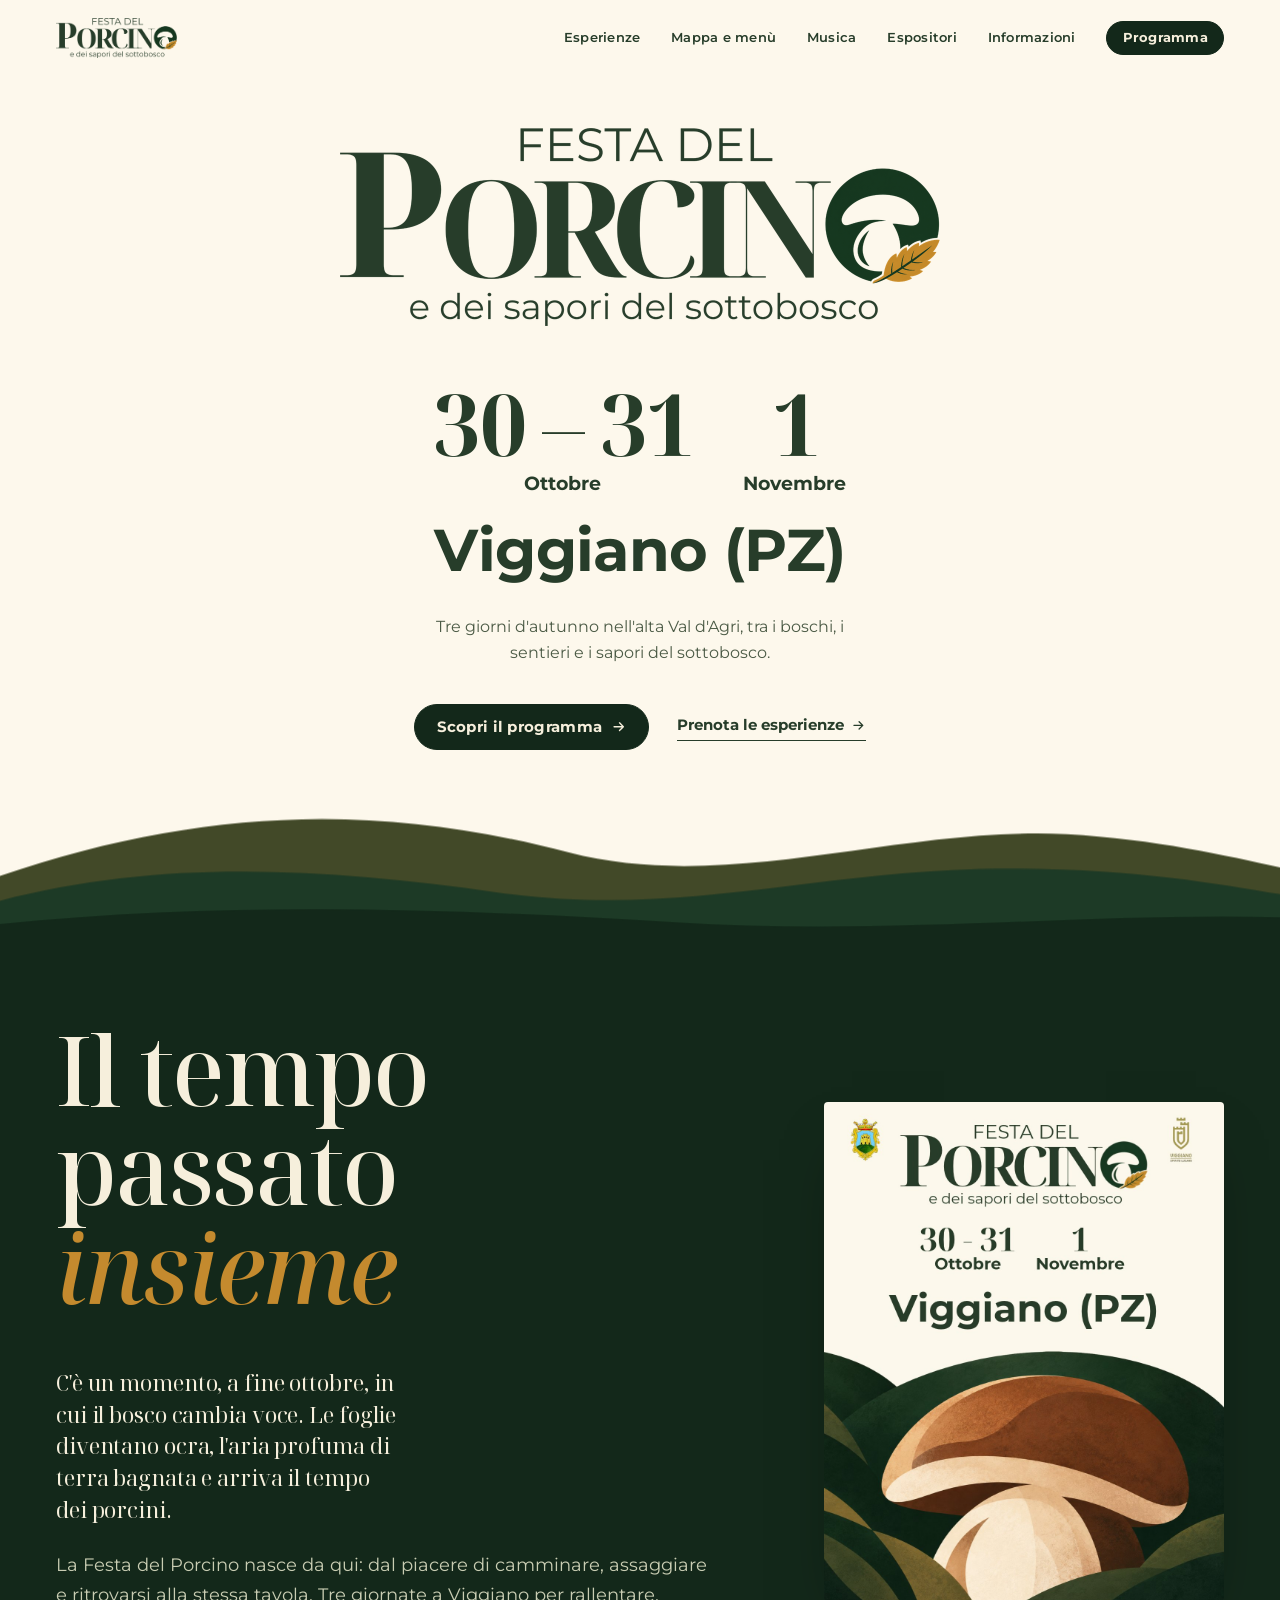
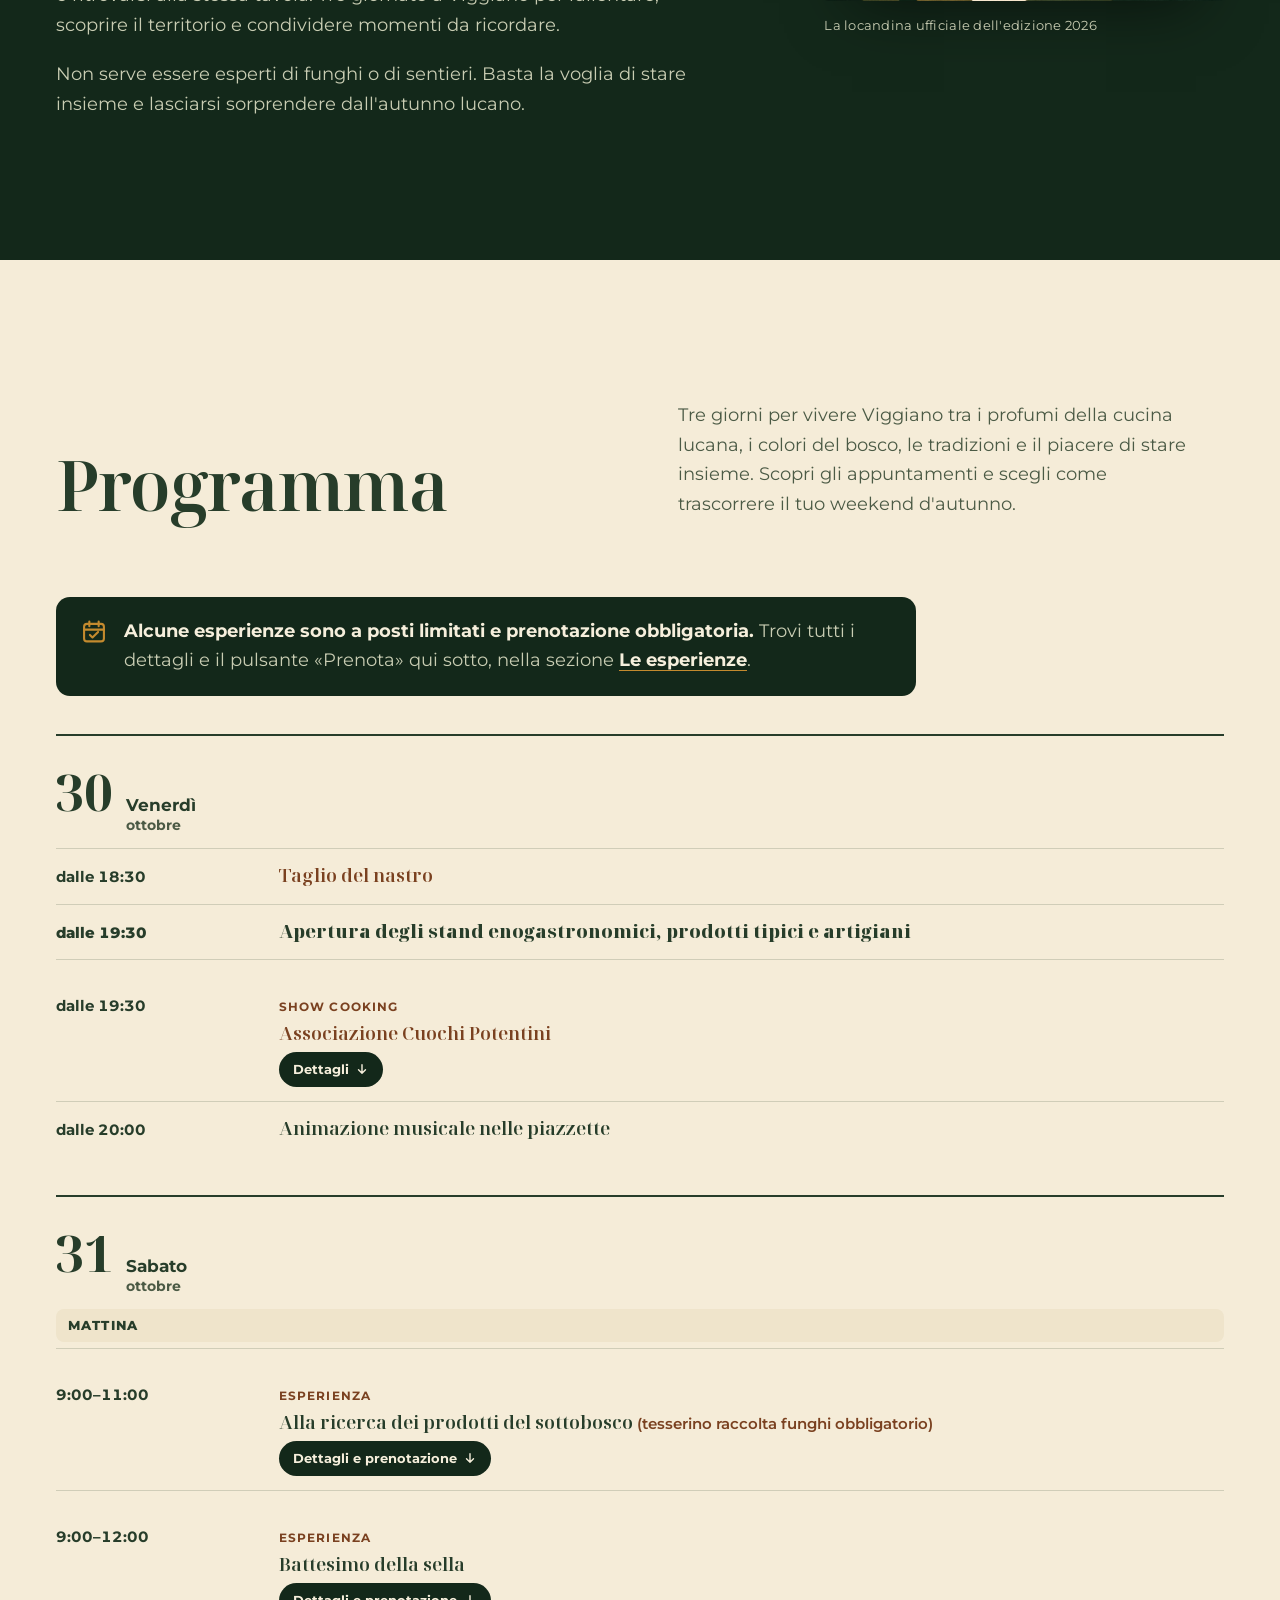
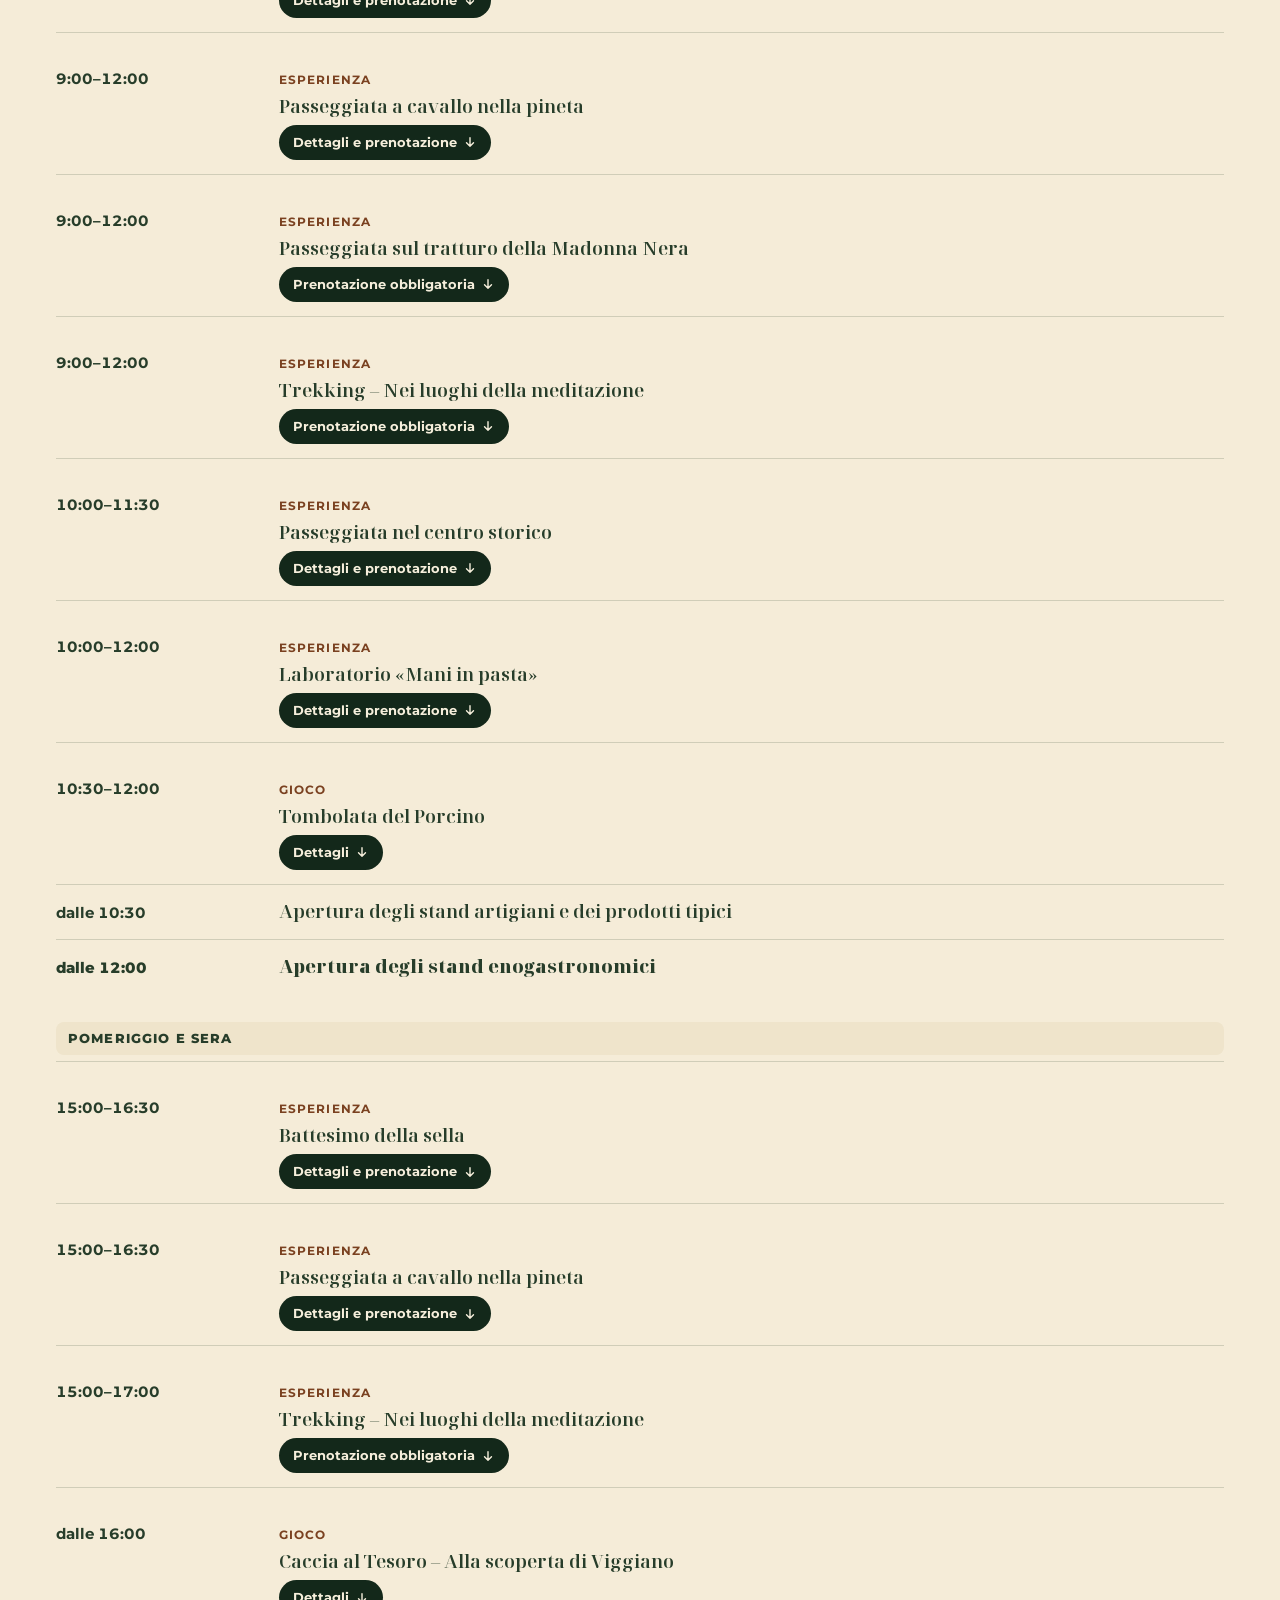
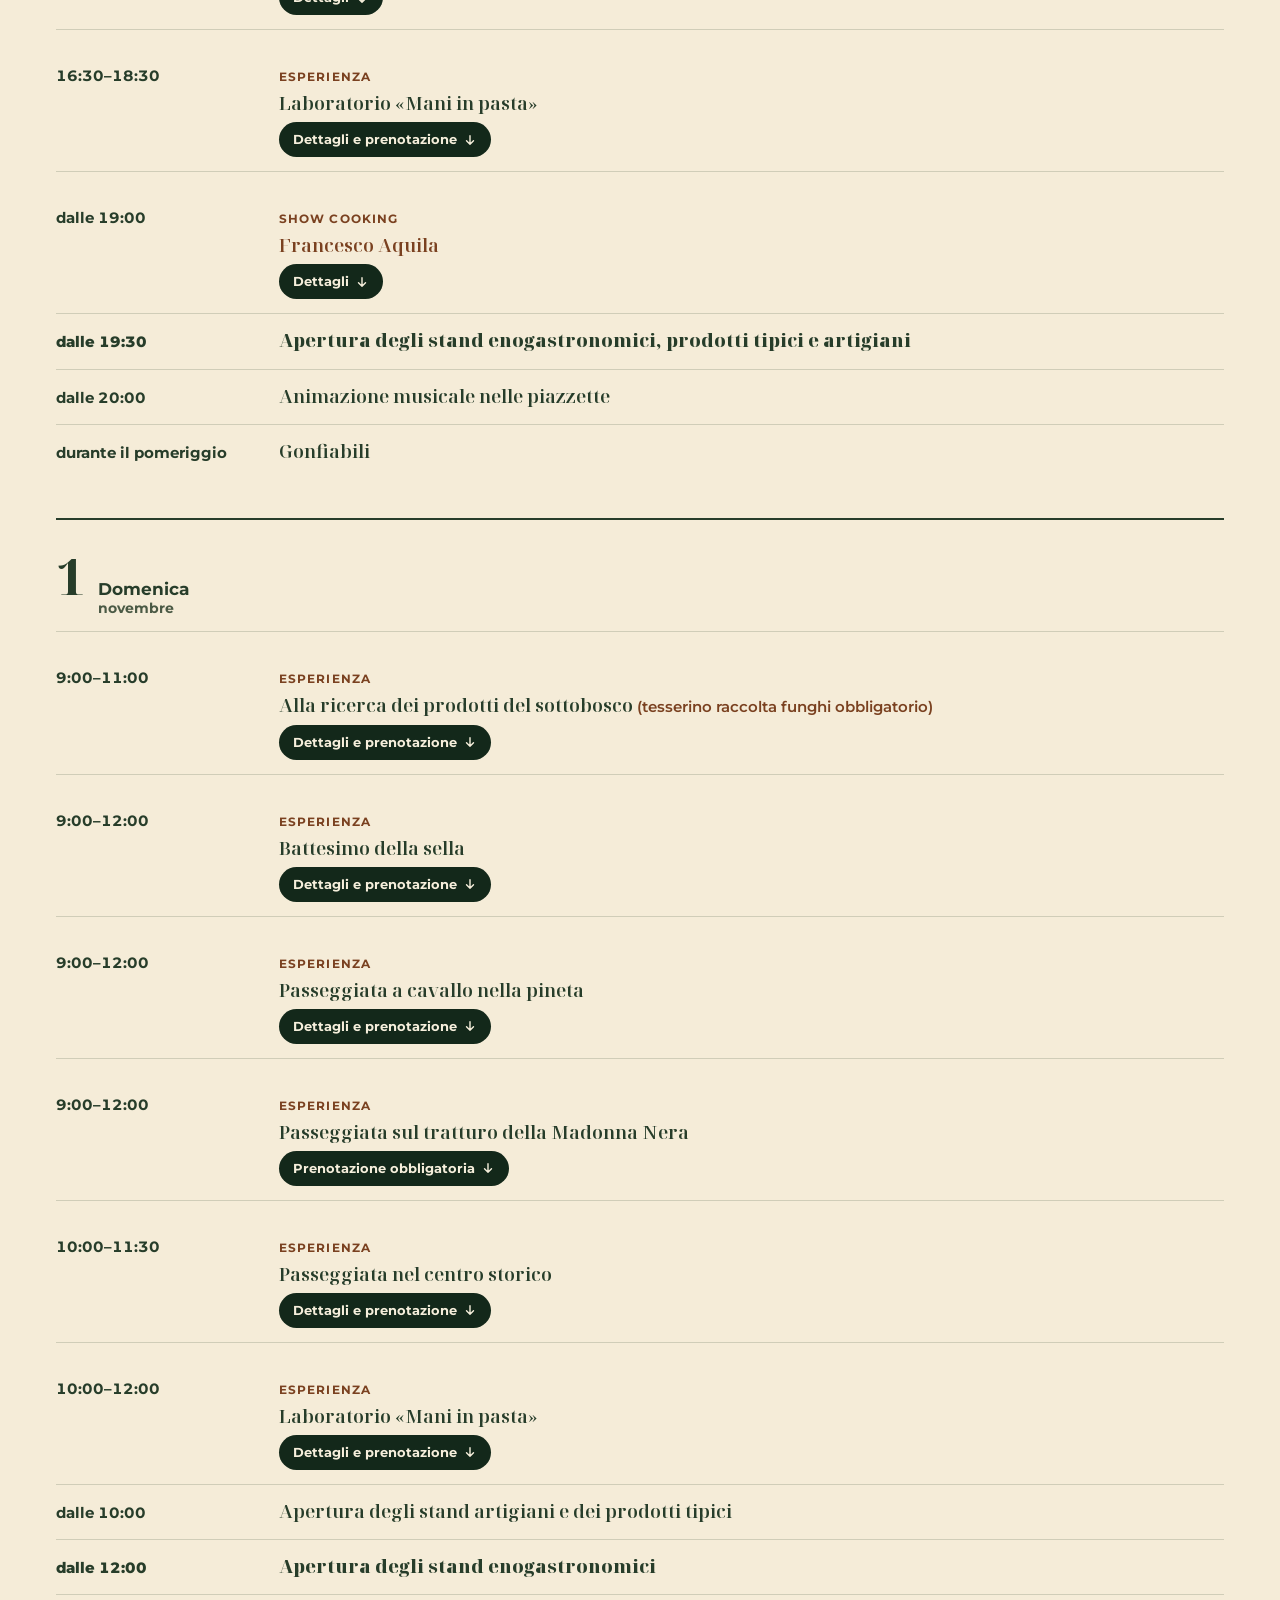
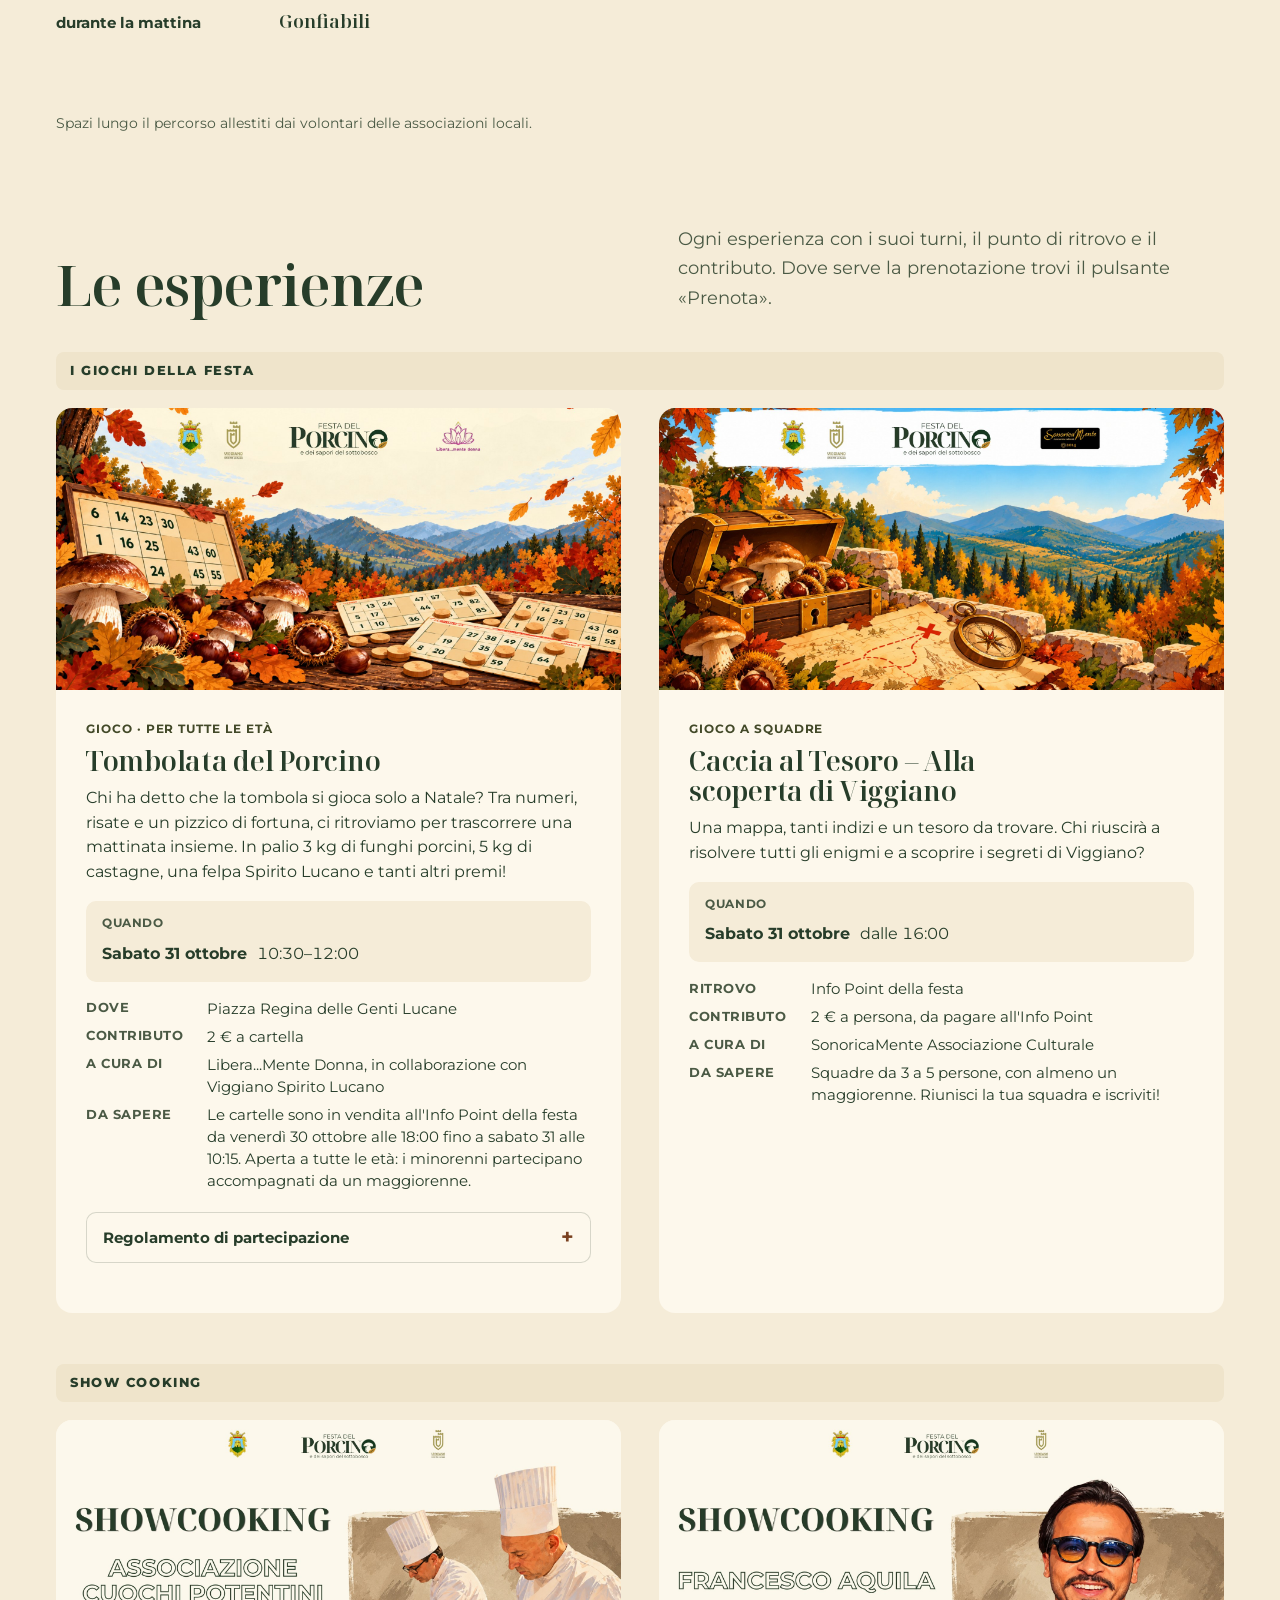
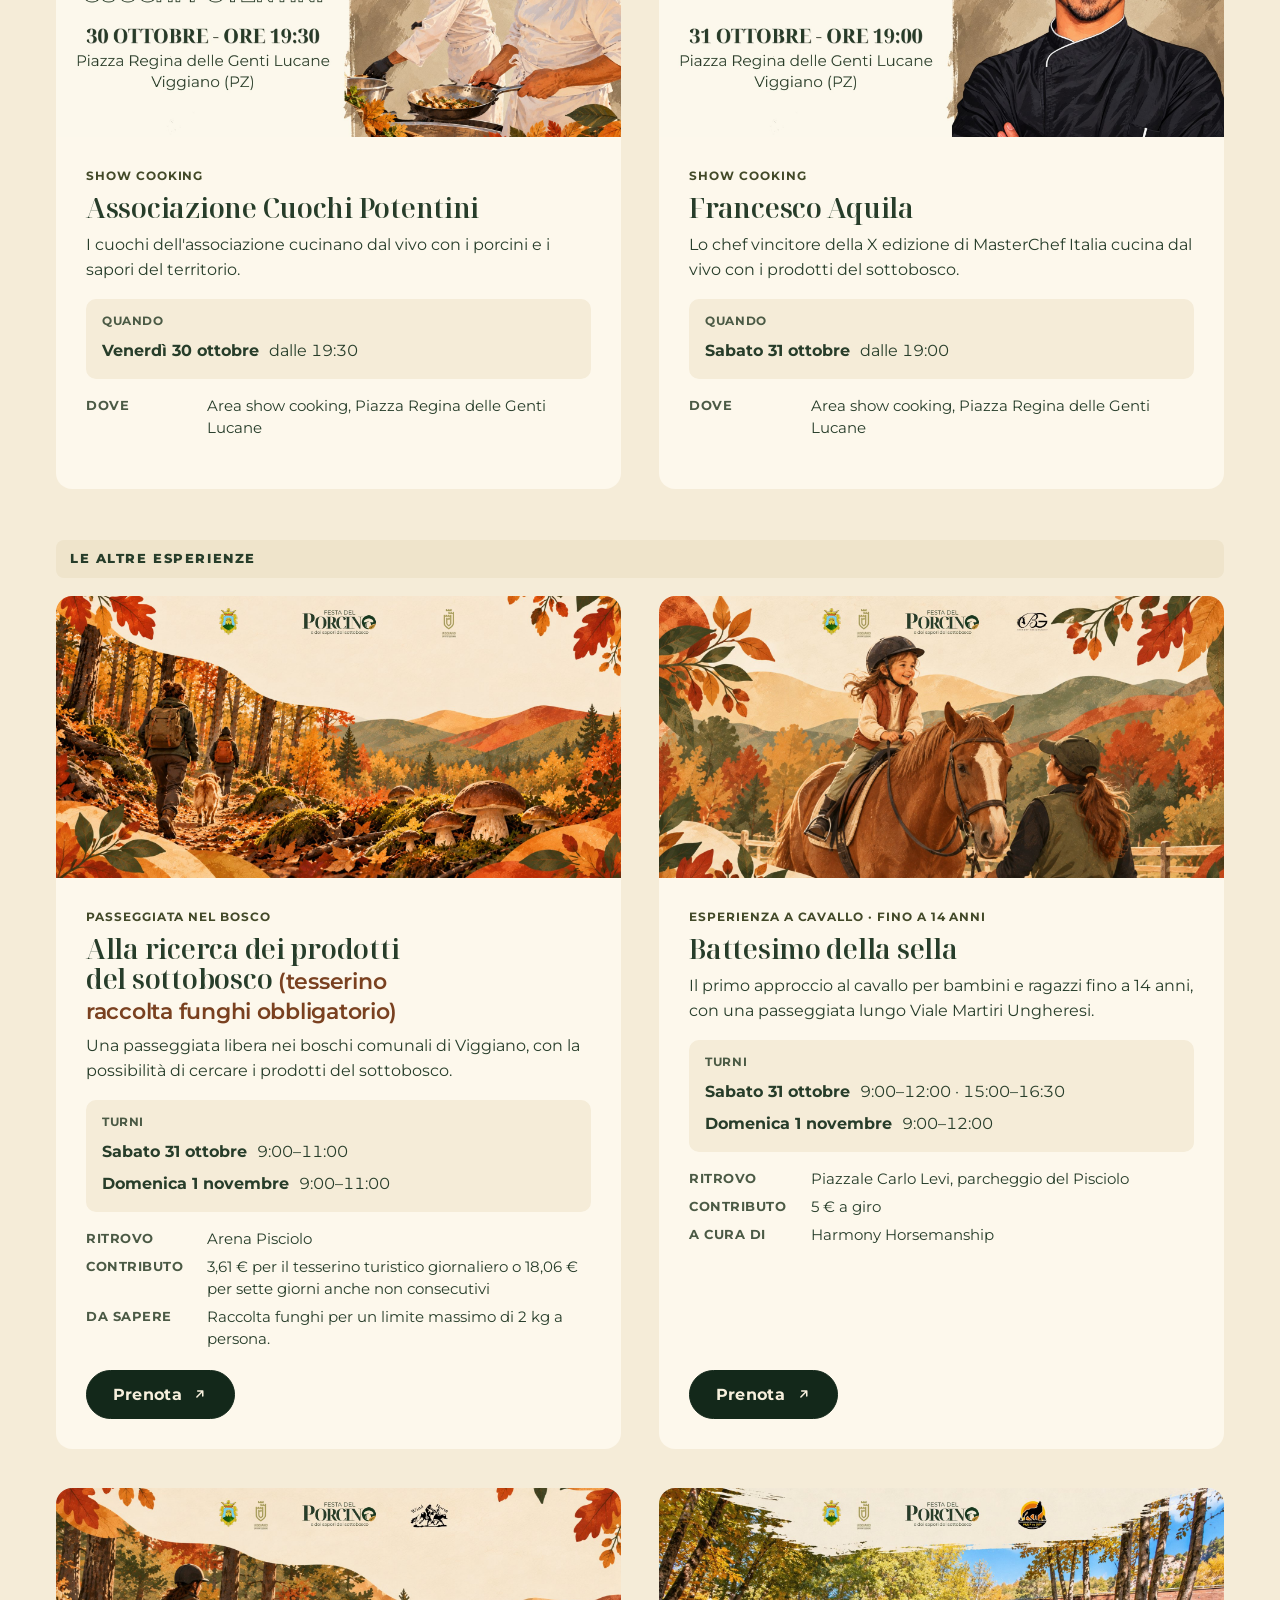
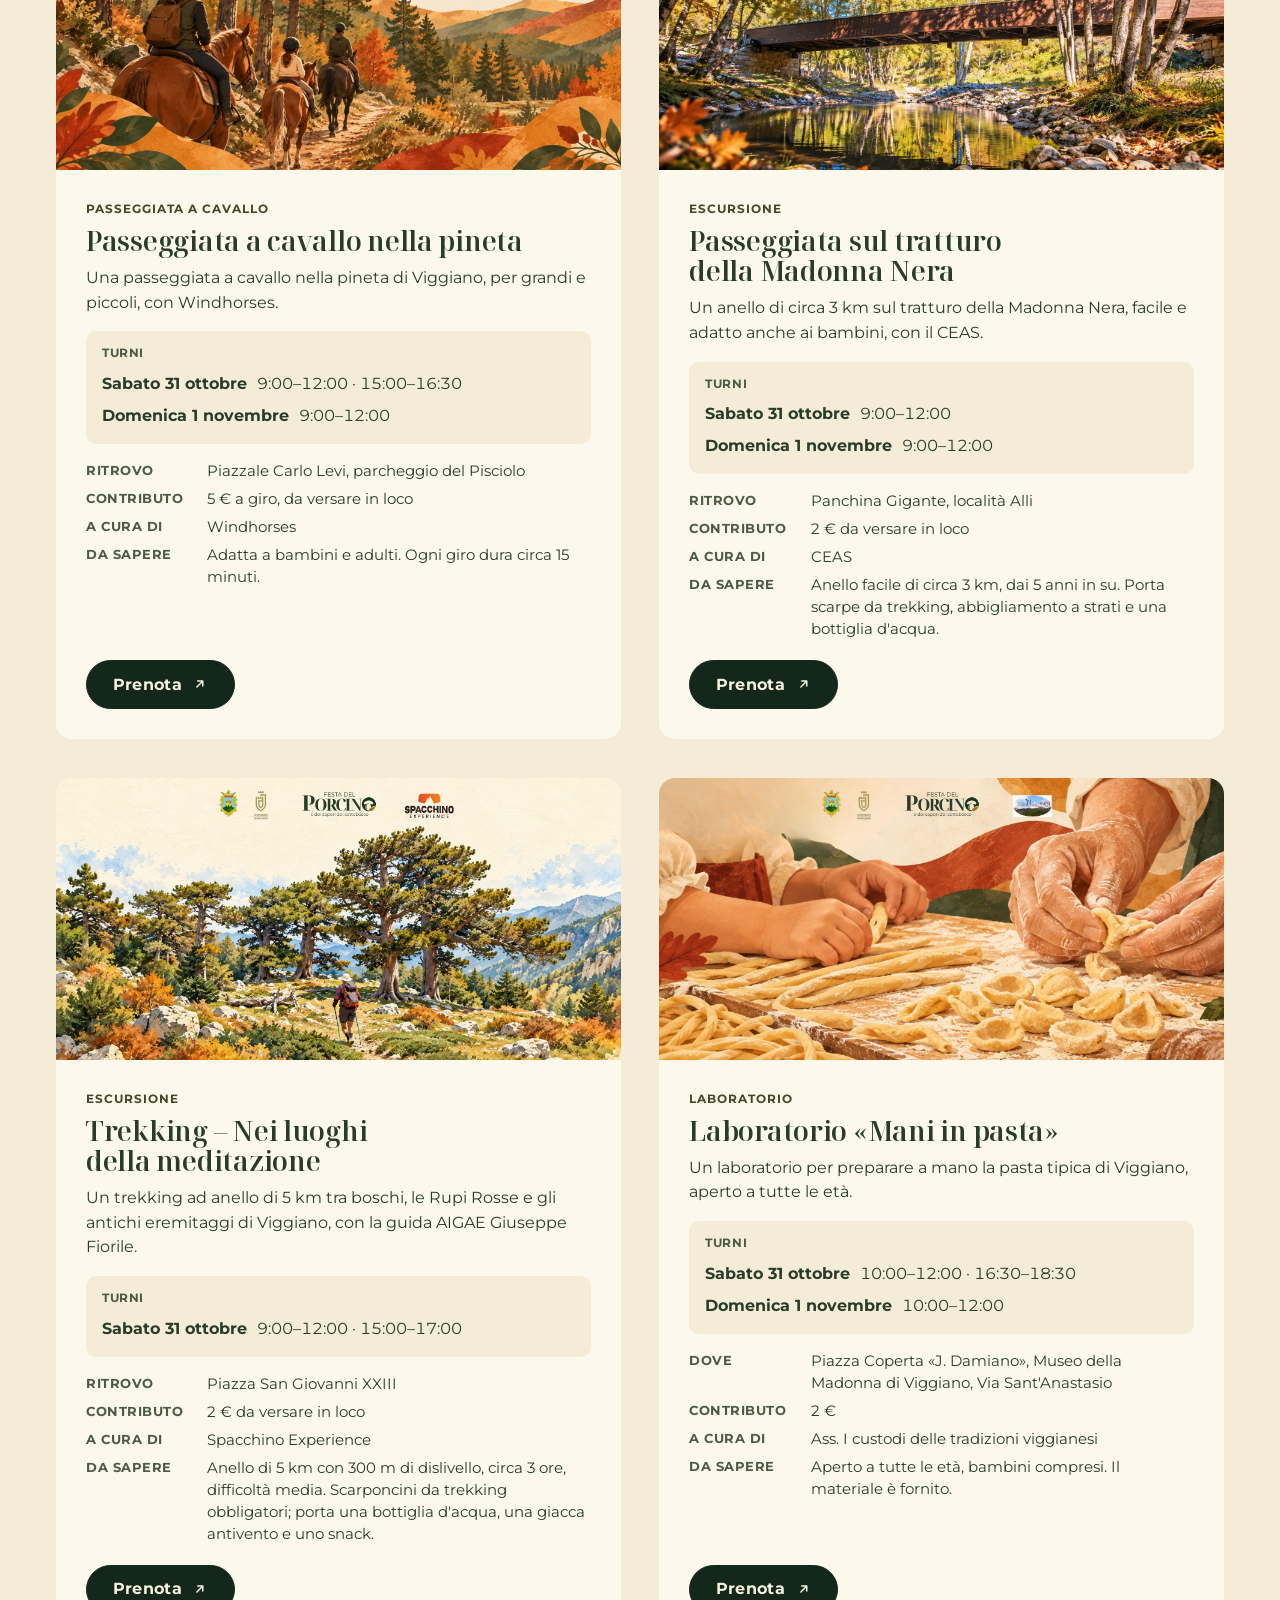
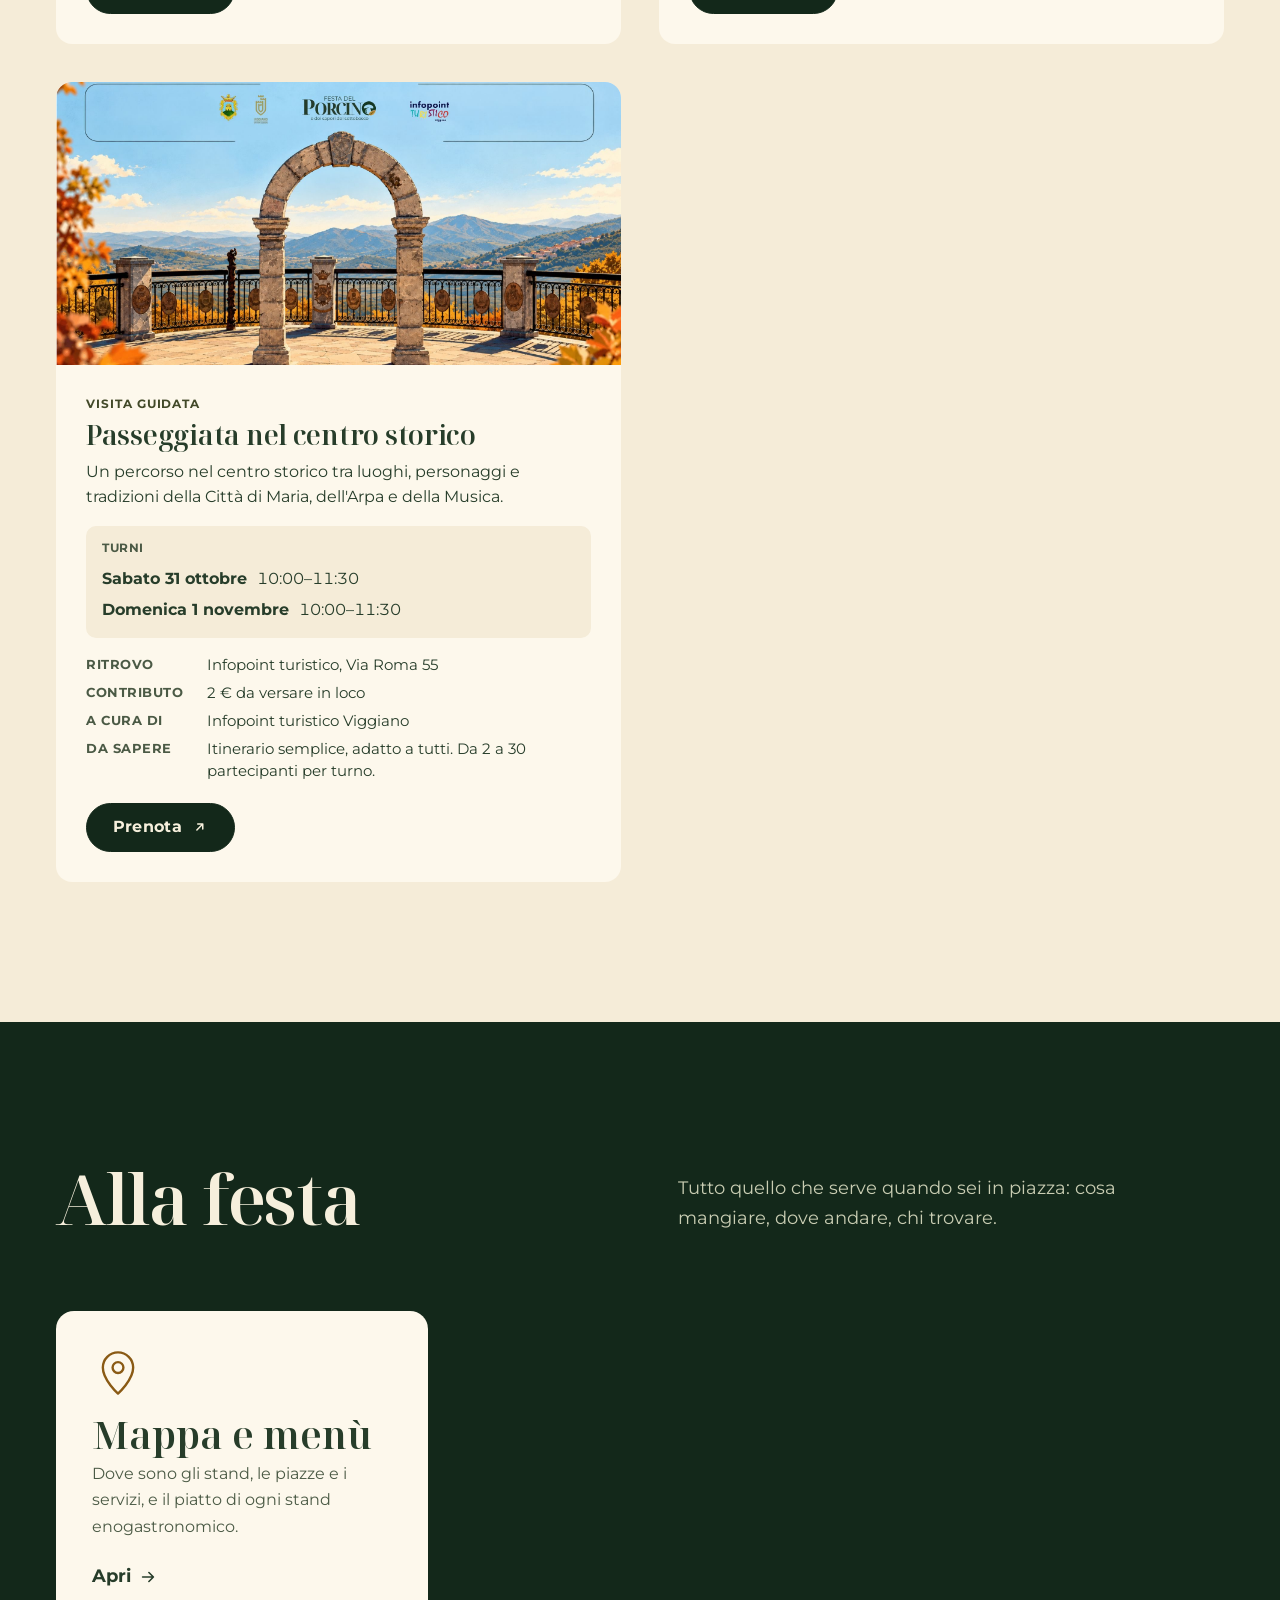
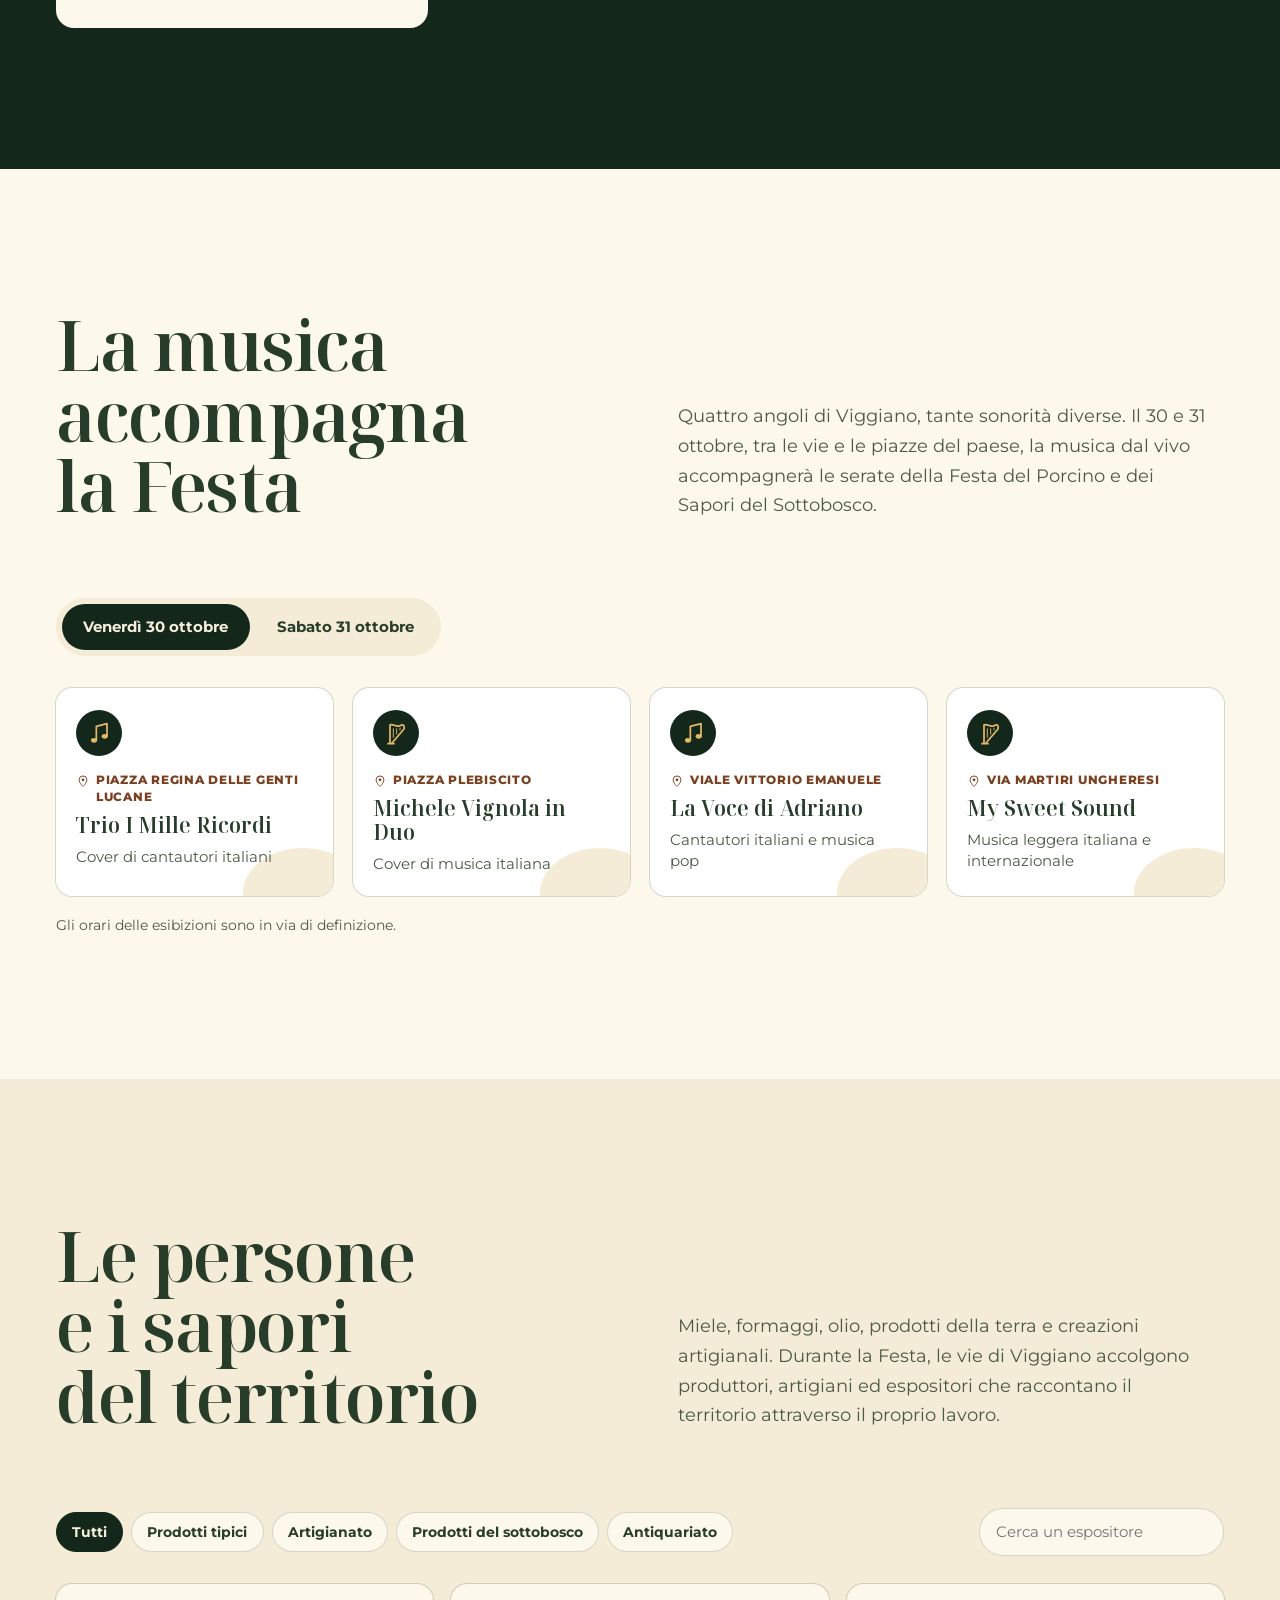
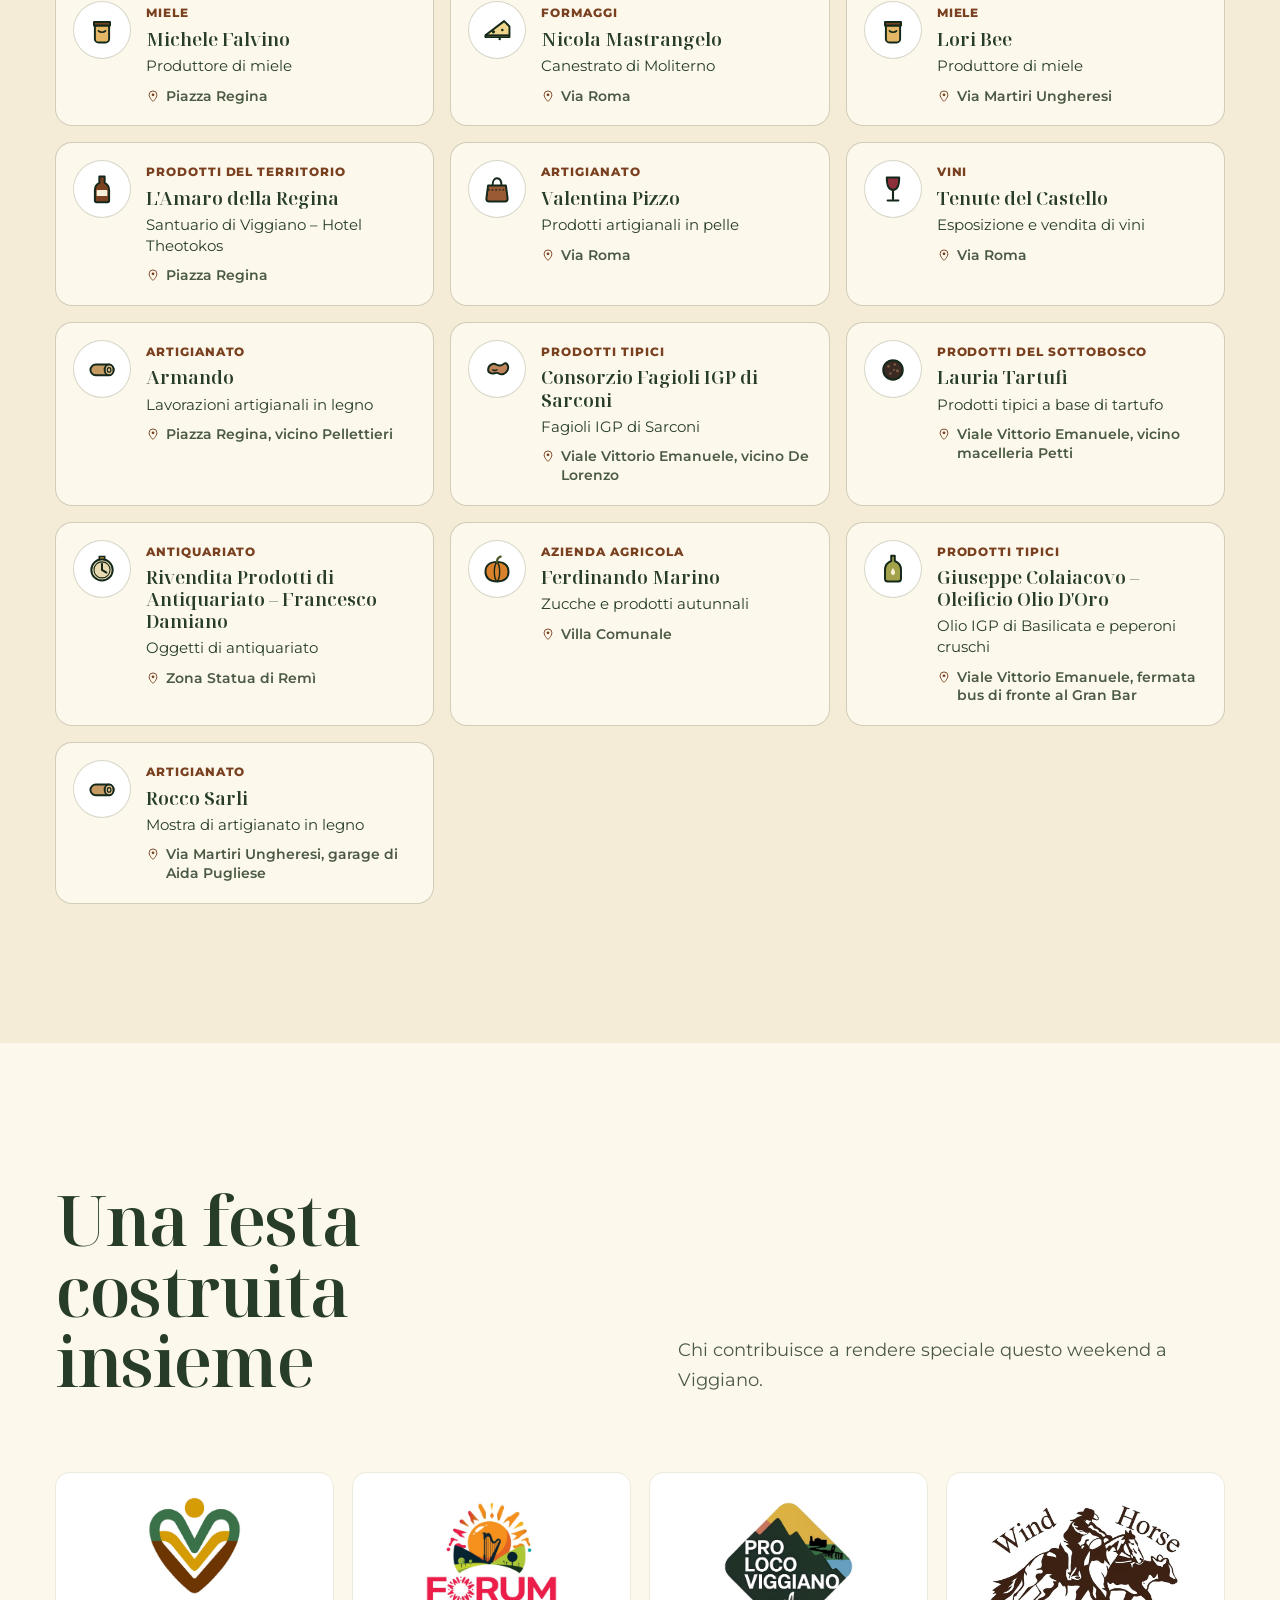
<file: programma/index.html>
<!doctype html>
<html lang="it">
<head>
<meta charset="utf-8">
<meta name="viewport" content="width=device-width, initial-scale=1">
<title>Programma · Festa del Porcino e dei Sapori del Sottobosco · Viggiano (PZ)</title>
<meta name="description" content="Il programma completo della Festa del Porcino a Viggiano, 30–31 ottobre e 1 novembre 2026: orari di stand, esperienze, show cooking e musica, giorno per giorno.">
<link rel="canonical" href="https://festadelporcino.it/programma/">
<meta name="theme-color" content="#fdf8ec">
<meta property="og:type" content="website">
<meta property="og:locale" content="it_IT">
<meta property="og:title" content="Programma · Festa del Porcino e dei Sapori del Sottobosco · Viggiano (PZ)">
<meta property="og:description" content="Il programma completo della Festa del Porcino a Viggiano, 30–31 ottobre e 1 novembre 2026: orari di stand, esperienze, show cooking e musica, giorno per giorno.">
<meta property="og:url" content="https://festadelporcino.it/programma/">
<meta property="og:image" content="https://festadelporcino.it/assets/img/ufficiali/locandina-16x9.jpg">
<meta name="twitter:card" content="summary_large_image">
<link rel="icon" href="/favicon.ico" sizes="48x48">
<link rel="icon" type="image/png" sizes="512x512" href="/assets/img/pittogramma-512.png">
<link rel="apple-touch-icon" href="/assets/img/apple-touch-icon.png">
<link rel="preload" href="/assets/fonts/noto-serif-display-latin-wght-normal.woff2" as="font" type="font/woff2" crossorigin>
<link rel="preload" href="/assets/fonts/montserrat-latin-wght-normal.woff2" as="font" type="font/woff2" crossorigin>
<link rel="stylesheet" href="/assets/css/site.css?v=mvqyszsk">
<script type="application/ld+json">{"@context":"https://schema.org","@type":"Festival","name":"Festa del Porcino e dei Sapori del Sottobosco","startDate":"2026-10-30","endDate":"2026-11-01","eventStatus":"https://schema.org/EventScheduled","eventAttendanceMode":"https://schema.org/OfflineEventAttendanceMode","image":["https://festadelporcino.it/assets/img/ufficiali/locandina-16x9.jpg","https://festadelporcino.it/assets/img/ufficiali/locandina-festa-del-porcino.jpg"],"url":"https://festadelporcino.it/","location":{"@type":"Place","name":"Viggiano","address":{"@type":"PostalAddress","addressLocality":"Viggiano","addressRegion":"PZ","addressCountry":"IT"}},"organizer":{"@type":"Organization","name":"Comune di Viggiano"}}</script>
</head>
<body>
<a class="skip" href="#contenuto">Vai al contenuto</a>
<header class="site-header">
  <div class="wrap">
    <a class="brand" href="/" aria-label="Festa del Porcino — homepage"><img src="/assets/img/logo-festa-del-porcino.png" alt="Festa del Porcino e dei sapori del sottobosco" width="1200" height="396"></a>
    <nav class="nav" aria-label="Sezioni">
      <a href="/esperienze/" data-sec="esperienze">Esperienze</a>
      <a href="/mappa/">Mappa e menù</a>
      <a href="/musica/" data-sec="musica">Musica</a>
      <a href="/espositori/" data-sec="espositori">Espositori</a>
      <a href="/informazioni/" data-sec="info">Informazioni</a>
      <a class="btn btn--small" href="/programma/" data-sec="programma">Programma</a>
    </nav>
  </div>
</header>
<main id="contenuto">

<section class="hero" aria-labelledby="hero-title">
  <div class="wrap hero__grid">
    <div class="hero__copy">
      <h1 id="hero-title" class="visually-hidden">Festa del Porcino e dei Sapori del Sottobosco — 30–31 ottobre e 1 novembre 2026, Viggiano (PZ)</h1>
      <img class="hero__logo" src="/assets/img/logo-festa-del-porcino.png" alt="" width="1200" height="396" fetchpriority="high">
      <div class="hero__dates" aria-hidden="true">
        <span class="hero__date"><b>30 – 31</b><span>Ottobre</span></span>
        <span class="hero__date"><b>1</b><span>Novembre</span></span>
      </div>
      <p class="hero__place">Viggiano (PZ)</p>
      <p class="hero__intro">Tre giorni d'autunno nell'alta Val d'Agri, tra i boschi, i sentieri e i sapori del sottobosco.</p>
      <div class="hero__actions">
        <a class="btn" href="/programma/" data-sec="programma">Scopri il programma <svg viewBox="0 0 20 20" aria-hidden="true" fill="none" stroke="currentColor" stroke-width="1.8" stroke-linecap="round" stroke-linejoin="round"><path d="M4 10h12M11 5l5 5-5 5"/></svg></a>
        <a class="link-arrow" href="/esperienze/" data-sec="esperienze">Prenota le esperienze <svg viewBox="0 0 20 20" aria-hidden="true" fill="none" stroke="currentColor" stroke-width="1.8" stroke-linecap="round" stroke-linejoin="round"><path d="M4 10h12M11 5l5 5-5 5"/></svg></a>
      </div>
    </div>
  </div>
  <svg class="hills" viewBox="0 0 1440 200" preserveAspectRatio="none" aria-hidden="true">
    <path class="h-back" d="M0 120 C 220 40 420 30 640 92 C 820 142 1010 60 1200 70 C 1300 76 1380 96 1440 110 V200 H0 Z"/>
    <path class="h-mid" d="M0 150 C 180 100 360 110 560 140 C 760 170 900 118 1100 112 C 1260 108 1360 128 1440 142 V200 H0 Z"/>
    <path class="h-front" d="M0 178 C 260 150 520 160 760 176 C 1000 192 1220 164 1440 170 V200 H0 Z"/>
  </svg>
</section>

<section class="section section--forest concept" id="concept" aria-labelledby="concept-title">
  <div class="wrap concept__grid">
    <div>
      <h2 class="display concept__title" id="concept-title">Il tempo passato <em>insieme</em></h2>
      <p class="lead">C'è un momento, a fine ottobre, in cui il bosco cambia voce. Le foglie diventano ocra, l'aria profuma di terra bagnata e arriva il tempo dei porcini.</p>
      <div class="prose">
        <p>La Festa del Porcino nasce da qui: dal piacere di camminare, assaggiare e ritrovarsi alla stessa tavola. Tre giornate a Viggiano per rallentare, scoprire il territorio e condividere momenti da ricordare.</p>
        <p>Non serve essere esperti di funghi o di sentieri. Basta la voglia di stare insieme e lasciarsi sorprendere dall'autunno lucano.</p>
      </div>
    </div>
    <figure class="poster">
      <img src="/assets/img/ufficiali/locandina-festa-del-porcino.jpg" alt="Locandina ufficiale: Festa del Porcino e dei sapori del sottobosco, 30–31 ottobre e 1 novembre 2026, Viggiano (PZ)" width="1080" height="1350" loading="lazy">
      <figcaption>La locandina ufficiale dell'edizione 2026</figcaption>
    </figure>
  </div>
</section>

<section class="section section--deep" id="programma" aria-labelledby="programma-title">
  <div class="wrap">
    <div class="section-head">
      <h2 class="display h-section" id="programma-title">Programma</h2>
      <p class="muted">Tre giorni per vivere Viggiano tra i profumi della cucina lucana, i colori del bosco, le tradizioni e il piacere di stare insieme. Scopri gli appuntamenti e scegli come trascorrere il tuo weekend d'autunno.</p>
    </div>
    <div class="booking-notice">
      <svg viewBox="0 0 24 24" aria-hidden="true" fill="none" stroke="currentColor" stroke-width="1.8" stroke-linecap="round" stroke-linejoin="round"><rect x="3.5" y="5" width="17" height="15" rx="2.5"/><path d="M3.5 10h17M8 3v4M16 3v4M8.5 14.5l2.2 2.2 4.8-4.8"/></svg>
      <p><b>Alcune esperienze sono a posti limitati e prenotazione obbligatoria.</b> Trovi tutti i dettagli e il pulsante «Prenota» qui sotto, nella sezione <a href="/esperienze/" data-sec="esperienze">Le esperienze</a>.</p>
    </div><div class="tl"><section class="tl-day" id="g-2026-10-30" aria-labelledby="tl-2026-10-30">
      <h3 class="tl-day__head" id="tl-2026-10-30"><span class="tl-day__num">30</span><span class="tl-day__name"><b>Venerdì</b><span>ottobre</span></span></h3>
      <ol class="tl-rows"><li class="tl-row tl-row--key">
          <div class="tl-label"><span class="tl-time num"><span class="nowrap">dalle 18:30</span></span><span class="tl-main"><span class="tl-name">Taglio del nastro</span></span></div>
        </li>
<li class="tl-row tl-row--bold">
          <div class="tl-label"><span class="tl-time num"><span class="nowrap">dalle 19:30</span></span><span class="tl-main"><span class="tl-name">Apertura degli stand enogastronomici, prodotti tipici e artigiani</span></span></div>
        </li>
<li class="tl-row tl-row--key">
          <div class="tl-label"><span class="tl-time num"><span class="nowrap">dalle 19:30</span></span><span class="tl-main"><span class="tl-kind">Show cooking</span><span class="tl-name"><a href="#esp-show-cooking-cuochi-potentini">Associazione Cuochi Potentini</a></span><a class="tl-go" href="#esp-show-cooking-cuochi-potentini">Dettagli <svg viewBox="0 0 20 20" aria-hidden="true" fill="none" stroke="currentColor" stroke-width="2" stroke-linecap="round" stroke-linejoin="round"><path d="M10 4v12M5 11l5 5 5-5"/></svg></a></span></div>
        </li>
<li class="tl-row">
          <div class="tl-label"><span class="tl-time num"><span class="nowrap">dalle 20:00</span></span><span class="tl-main"><span class="tl-name">Animazione musicale nelle piazzette</span></span></div>
        </li></ol>
    </section>
<section class="tl-day" id="g-2026-10-31" aria-labelledby="tl-2026-10-31">
      <h3 class="tl-day__head" id="tl-2026-10-31"><span class="tl-day__num">31</span><span class="tl-day__name"><b>Sabato</b><span>ottobre</span></span></h3>
      <div class="tl-part"><h4 class="tl-part__head">Mattina</h4><ol class="tl-rows"><li class="tl-row">
          <div class="tl-label"><span class="tl-time num"><span class="nowrap">9:00–11:00</span></span><span class="tl-main"><span class="tl-kind">Esperienza</span><span class="tl-name"><a href="#esp-alla-ricerca-dei-prodotti-del-sottobosco">Alla ricerca dei prodotti del sottobosco</a> <span class="tl-note">(tesserino raccolta funghi obbligatorio)</span></span><a class="tl-go" href="#esp-alla-ricerca-dei-prodotti-del-sottobosco">Dettagli e prenotazione <svg viewBox="0 0 20 20" aria-hidden="true" fill="none" stroke="currentColor" stroke-width="2" stroke-linecap="round" stroke-linejoin="round"><path d="M10 4v12M5 11l5 5 5-5"/></svg></a></span></div>
        </li>
<li class="tl-row">
          <div class="tl-label"><span class="tl-time num"><span class="nowrap">9:00–12:00</span></span><span class="tl-main"><span class="tl-kind">Esperienza</span><span class="tl-name"><a href="#esp-battesimo-della-sella">Battesimo della sella</a></span><a class="tl-go" href="#esp-battesimo-della-sella">Dettagli e prenotazione <svg viewBox="0 0 20 20" aria-hidden="true" fill="none" stroke="currentColor" stroke-width="2" stroke-linecap="round" stroke-linejoin="round"><path d="M10 4v12M5 11l5 5 5-5"/></svg></a></span></div>
        </li>
<li class="tl-row">
          <div class="tl-label"><span class="tl-time num"><span class="nowrap">9:00–12:00</span></span><span class="tl-main"><span class="tl-kind">Esperienza</span><span class="tl-name"><a href="#esp-passeggiata-a-cavallo-nella-pineta">Passeggiata a cavallo nella pineta</a></span><a class="tl-go" href="#esp-passeggiata-a-cavallo-nella-pineta">Dettagli e prenotazione <svg viewBox="0 0 20 20" aria-hidden="true" fill="none" stroke="currentColor" stroke-width="2" stroke-linecap="round" stroke-linejoin="round"><path d="M10 4v12M5 11l5 5 5-5"/></svg></a></span></div>
        </li>
<li class="tl-row">
          <div class="tl-label"><span class="tl-time num"><span class="nowrap">9:00–12:00</span></span><span class="tl-main"><span class="tl-kind">Esperienza</span><span class="tl-name"><a href="#esp-passeggiata-sul-tratturo-della-madonna-nera">Passeggiata sul tratturo della Madonna Nera</a></span><a class="tl-go" href="#esp-passeggiata-sul-tratturo-della-madonna-nera">Prenotazione obbligatoria <svg viewBox="0 0 20 20" aria-hidden="true" fill="none" stroke="currentColor" stroke-width="2" stroke-linecap="round" stroke-linejoin="round"><path d="M10 4v12M5 11l5 5 5-5"/></svg></a></span></div>
        </li>
<li class="tl-row">
          <div class="tl-label"><span class="tl-time num"><span class="nowrap">9:00–12:00</span></span><span class="tl-main"><span class="tl-kind">Esperienza</span><span class="tl-name"><a href="#esp-nei-luoghi-della-meditazione">Trekking – Nei luoghi della meditazione</a></span><a class="tl-go" href="#esp-nei-luoghi-della-meditazione">Prenotazione obbligatoria <svg viewBox="0 0 20 20" aria-hidden="true" fill="none" stroke="currentColor" stroke-width="2" stroke-linecap="round" stroke-linejoin="round"><path d="M10 4v12M5 11l5 5 5-5"/></svg></a></span></div>
        </li>
<li class="tl-row">
          <div class="tl-label"><span class="tl-time num"><span class="nowrap">10:00–11:30</span></span><span class="tl-main"><span class="tl-kind">Esperienza</span><span class="tl-name"><a href="#esp-passeggiata-nel-centro-storico">Passeggiata nel centro storico</a></span><a class="tl-go" href="#esp-passeggiata-nel-centro-storico">Dettagli e prenotazione <svg viewBox="0 0 20 20" aria-hidden="true" fill="none" stroke="currentColor" stroke-width="2" stroke-linecap="round" stroke-linejoin="round"><path d="M10 4v12M5 11l5 5 5-5"/></svg></a></span></div>
        </li>
<li class="tl-row">
          <div class="tl-label"><span class="tl-time num"><span class="nowrap">10:00–12:00</span></span><span class="tl-main"><span class="tl-kind">Esperienza</span><span class="tl-name"><a href="#esp-laboratorio-mani-in-pasta">Laboratorio «Mani in pasta»</a></span><a class="tl-go" href="#esp-laboratorio-mani-in-pasta">Dettagli e prenotazione <svg viewBox="0 0 20 20" aria-hidden="true" fill="none" stroke="currentColor" stroke-width="2" stroke-linecap="round" stroke-linejoin="round"><path d="M10 4v12M5 11l5 5 5-5"/></svg></a></span></div>
        </li>
<li class="tl-row">
          <div class="tl-label"><span class="tl-time num"><span class="nowrap">10:30–12:00</span></span><span class="tl-main"><span class="tl-kind">Gioco</span><span class="tl-name"><a href="#esp-tombolata-del-porcino">Tombolata del Porcino</a></span><a class="tl-go" href="#esp-tombolata-del-porcino">Dettagli <svg viewBox="0 0 20 20" aria-hidden="true" fill="none" stroke="currentColor" stroke-width="2" stroke-linecap="round" stroke-linejoin="round"><path d="M10 4v12M5 11l5 5 5-5"/></svg></a></span></div>
        </li>
<li class="tl-row">
          <div class="tl-label"><span class="tl-time num"><span class="nowrap">dalle 10:30</span></span><span class="tl-main"><span class="tl-name">Apertura degli stand artigiani e dei prodotti tipici</span></span></div>
        </li>
<li class="tl-row tl-row--bold">
          <div class="tl-label"><span class="tl-time num"><span class="nowrap">dalle 12:00</span></span><span class="tl-main"><span class="tl-name">Apertura degli stand enogastronomici</span></span></div>
        </li></ol></div>
<div class="tl-part"><h4 class="tl-part__head">Pomeriggio e sera</h4><ol class="tl-rows"><li class="tl-row">
          <div class="tl-label"><span class="tl-time num"><span class="nowrap">15:00–16:30</span></span><span class="tl-main"><span class="tl-kind">Esperienza</span><span class="tl-name"><a href="#esp-battesimo-della-sella">Battesimo della sella</a></span><a class="tl-go" href="#esp-battesimo-della-sella">Dettagli e prenotazione <svg viewBox="0 0 20 20" aria-hidden="true" fill="none" stroke="currentColor" stroke-width="2" stroke-linecap="round" stroke-linejoin="round"><path d="M10 4v12M5 11l5 5 5-5"/></svg></a></span></div>
        </li>
<li class="tl-row">
          <div class="tl-label"><span class="tl-time num"><span class="nowrap">15:00–16:30</span></span><span class="tl-main"><span class="tl-kind">Esperienza</span><span class="tl-name"><a href="#esp-passeggiata-a-cavallo-nella-pineta">Passeggiata a cavallo nella pineta</a></span><a class="tl-go" href="#esp-passeggiata-a-cavallo-nella-pineta">Dettagli e prenotazione <svg viewBox="0 0 20 20" aria-hidden="true" fill="none" stroke="currentColor" stroke-width="2" stroke-linecap="round" stroke-linejoin="round"><path d="M10 4v12M5 11l5 5 5-5"/></svg></a></span></div>
        </li>
<li class="tl-row">
          <div class="tl-label"><span class="tl-time num"><span class="nowrap">15:00–17:00</span></span><span class="tl-main"><span class="tl-kind">Esperienza</span><span class="tl-name"><a href="#esp-nei-luoghi-della-meditazione">Trekking – Nei luoghi della meditazione</a></span><a class="tl-go" href="#esp-nei-luoghi-della-meditazione">Prenotazione obbligatoria <svg viewBox="0 0 20 20" aria-hidden="true" fill="none" stroke="currentColor" stroke-width="2" stroke-linecap="round" stroke-linejoin="round"><path d="M10 4v12M5 11l5 5 5-5"/></svg></a></span></div>
        </li>
<li class="tl-row">
          <div class="tl-label"><span class="tl-time num"><span class="nowrap">dalle 16:00</span></span><span class="tl-main"><span class="tl-kind">Gioco</span><span class="tl-name"><a href="#esp-caccia-al-tesoro">Caccia al Tesoro – Alla scoperta di Viggiano</a></span><a class="tl-go" href="#esp-caccia-al-tesoro">Dettagli <svg viewBox="0 0 20 20" aria-hidden="true" fill="none" stroke="currentColor" stroke-width="2" stroke-linecap="round" stroke-linejoin="round"><path d="M10 4v12M5 11l5 5 5-5"/></svg></a></span></div>
        </li>
<li class="tl-row">
          <div class="tl-label"><span class="tl-time num"><span class="nowrap">16:30–18:30</span></span><span class="tl-main"><span class="tl-kind">Esperienza</span><span class="tl-name"><a href="#esp-laboratorio-mani-in-pasta">Laboratorio «Mani in pasta»</a></span><a class="tl-go" href="#esp-laboratorio-mani-in-pasta">Dettagli e prenotazione <svg viewBox="0 0 20 20" aria-hidden="true" fill="none" stroke="currentColor" stroke-width="2" stroke-linecap="round" stroke-linejoin="round"><path d="M10 4v12M5 11l5 5 5-5"/></svg></a></span></div>
        </li>
<li class="tl-row tl-row--key">
          <div class="tl-label"><span class="tl-time num"><span class="nowrap">dalle 19:00</span></span><span class="tl-main"><span class="tl-kind">Show cooking</span><span class="tl-name"><a href="#esp-show-cooking-chef-aquila">Francesco Aquila</a></span><a class="tl-go" href="#esp-show-cooking-chef-aquila">Dettagli <svg viewBox="0 0 20 20" aria-hidden="true" fill="none" stroke="currentColor" stroke-width="2" stroke-linecap="round" stroke-linejoin="round"><path d="M10 4v12M5 11l5 5 5-5"/></svg></a></span></div>
        </li>
<li class="tl-row tl-row--bold">
          <div class="tl-label"><span class="tl-time num"><span class="nowrap">dalle 19:30</span></span><span class="tl-main"><span class="tl-name">Apertura degli stand enogastronomici, prodotti tipici e artigiani</span></span></div>
        </li>
<li class="tl-row">
          <div class="tl-label"><span class="tl-time num"><span class="nowrap">dalle 20:00</span></span><span class="tl-main"><span class="tl-name">Animazione musicale nelle piazzette</span></span></div>
        </li>
<li class="tl-row">
          <div class="tl-label"><span class="tl-time num">durante il pomeriggio</span><span class="tl-main"><span class="tl-name">Gonfiabili</span></span></div>
        </li></ol></div>
    </section>
<section class="tl-day" id="g-2026-11-01" aria-labelledby="tl-2026-11-01">
      <h3 class="tl-day__head" id="tl-2026-11-01"><span class="tl-day__num">1</span><span class="tl-day__name"><b>Domenica</b><span>novembre</span></span></h3>
      <ol class="tl-rows"><li class="tl-row">
          <div class="tl-label"><span class="tl-time num"><span class="nowrap">9:00–11:00</span></span><span class="tl-main"><span class="tl-kind">Esperienza</span><span class="tl-name"><a href="#esp-alla-ricerca-dei-prodotti-del-sottobosco">Alla ricerca dei prodotti del sottobosco</a> <span class="tl-note">(tesserino raccolta funghi obbligatorio)</span></span><a class="tl-go" href="#esp-alla-ricerca-dei-prodotti-del-sottobosco">Dettagli e prenotazione <svg viewBox="0 0 20 20" aria-hidden="true" fill="none" stroke="currentColor" stroke-width="2" stroke-linecap="round" stroke-linejoin="round"><path d="M10 4v12M5 11l5 5 5-5"/></svg></a></span></div>
        </li>
<li class="tl-row">
          <div class="tl-label"><span class="tl-time num"><span class="nowrap">9:00–12:00</span></span><span class="tl-main"><span class="tl-kind">Esperienza</span><span class="tl-name"><a href="#esp-battesimo-della-sella">Battesimo della sella</a></span><a class="tl-go" href="#esp-battesimo-della-sella">Dettagli e prenotazione <svg viewBox="0 0 20 20" aria-hidden="true" fill="none" stroke="currentColor" stroke-width="2" stroke-linecap="round" stroke-linejoin="round"><path d="M10 4v12M5 11l5 5 5-5"/></svg></a></span></div>
        </li>
<li class="tl-row">
          <div class="tl-label"><span class="tl-time num"><span class="nowrap">9:00–12:00</span></span><span class="tl-main"><span class="tl-kind">Esperienza</span><span class="tl-name"><a href="#esp-passeggiata-a-cavallo-nella-pineta">Passeggiata a cavallo nella pineta</a></span><a class="tl-go" href="#esp-passeggiata-a-cavallo-nella-pineta">Dettagli e prenotazione <svg viewBox="0 0 20 20" aria-hidden="true" fill="none" stroke="currentColor" stroke-width="2" stroke-linecap="round" stroke-linejoin="round"><path d="M10 4v12M5 11l5 5 5-5"/></svg></a></span></div>
        </li>
<li class="tl-row">
          <div class="tl-label"><span class="tl-time num"><span class="nowrap">9:00–12:00</span></span><span class="tl-main"><span class="tl-kind">Esperienza</span><span class="tl-name"><a href="#esp-passeggiata-sul-tratturo-della-madonna-nera">Passeggiata sul tratturo della Madonna Nera</a></span><a class="tl-go" href="#esp-passeggiata-sul-tratturo-della-madonna-nera">Prenotazione obbligatoria <svg viewBox="0 0 20 20" aria-hidden="true" fill="none" stroke="currentColor" stroke-width="2" stroke-linecap="round" stroke-linejoin="round"><path d="M10 4v12M5 11l5 5 5-5"/></svg></a></span></div>
        </li>
<li class="tl-row">
          <div class="tl-label"><span class="tl-time num"><span class="nowrap">10:00–11:30</span></span><span class="tl-main"><span class="tl-kind">Esperienza</span><span class="tl-name"><a href="#esp-passeggiata-nel-centro-storico">Passeggiata nel centro storico</a></span><a class="tl-go" href="#esp-passeggiata-nel-centro-storico">Dettagli e prenotazione <svg viewBox="0 0 20 20" aria-hidden="true" fill="none" stroke="currentColor" stroke-width="2" stroke-linecap="round" stroke-linejoin="round"><path d="M10 4v12M5 11l5 5 5-5"/></svg></a></span></div>
        </li>
<li class="tl-row">
          <div class="tl-label"><span class="tl-time num"><span class="nowrap">10:00–12:00</span></span><span class="tl-main"><span class="tl-kind">Esperienza</span><span class="tl-name"><a href="#esp-laboratorio-mani-in-pasta">Laboratorio «Mani in pasta»</a></span><a class="tl-go" href="#esp-laboratorio-mani-in-pasta">Dettagli e prenotazione <svg viewBox="0 0 20 20" aria-hidden="true" fill="none" stroke="currentColor" stroke-width="2" stroke-linecap="round" stroke-linejoin="round"><path d="M10 4v12M5 11l5 5 5-5"/></svg></a></span></div>
        </li>
<li class="tl-row">
          <div class="tl-label"><span class="tl-time num"><span class="nowrap">dalle 10:00</span></span><span class="tl-main"><span class="tl-name">Apertura degli stand artigiani e dei prodotti tipici</span></span></div>
        </li>
<li class="tl-row tl-row--bold">
          <div class="tl-label"><span class="tl-time num"><span class="nowrap">dalle 12:00</span></span><span class="tl-main"><span class="tl-name">Apertura degli stand enogastronomici</span></span></div>
        </li>
<li class="tl-row">
          <div class="tl-label"><span class="tl-time num">durante la mattina</span><span class="tl-main"><span class="tl-name">Gonfiabili</span></span></div>
        </li></ol>
    </section></div><p class="prog-note">Spazi lungo il percorso allestiti dai volontari delle associazioni locali.</p>
    <div class="exps-head" id="esperienze">
      <h3 class="display exps-head__title">Le esperienze</h3>
      <p class="muted">Ogni esperienza con i suoi turni, il punto di ritrovo e il contributo. Dove serve la prenotazione trovi il pulsante «Prenota».</p>
    </div>
    <h3 class="exps-sub">I giochi della festa</h3><div class="exps"><article class="exp" id="esp-tombolata-del-porcino">
      <div class="exp__media" style="aspect-ratio:1880 / 940"><img src="/assets/copertine/tombolata-del-porcino.jpg" alt="Illustrazione autunnale con cartelle della tombola, porcini e castagne su un tavolo di legno, con le montagne sullo sfondo" width="1880" height="940" loading="lazy" decoding="async"></div>
      <div class="exp__body">
        <p class="exp__kind">Gioco · per tutte le età</p>
        <h3 class="exp__title">Tombolata del Porcino</h3>
        <p class="exp__desc">Chi ha detto che la tombola si gioca solo a Natale? Tra numeri, risate e un pizzico di fortuna, ci ritroviamo per trascorrere una mattinata insieme. In palio 3 kg di funghi porcini, 5 kg di castagne, una felpa Spirito Lucano e tanti altri premi!</p>
        <div class="exp__turni">
          <p class="exp__label">Quando</p>
          <ul><li><b>Sabato 31 ottobre</b> <span class="num nowrap">10:30–12:00</span></li></ul>
        </div>
        <dl class="exp__facts"><div><dt>Dove</dt><dd>Piazza Regina delle Genti Lucane</dd></div><div><dt>Contributo</dt><dd>2 € a cartella</dd></div><div><dt>A cura di</dt><dd>Libera...Mente Donna, in collaborazione con Viggiano Spirito Lucano</dd></div><div><dt>Da sapere</dt><dd>Le cartelle sono in vendita all&#39;Info Point della festa da venerdì 30 ottobre alle 18:00 fino a sabato 31 alle 10:15. Aperta a tutte le età: i minorenni partecipano accompagnati da un maggiorenne.</dd></div></dl>
        <details class="exp__rules"><summary>Regolamento di partecipazione</summary><div class="exp__rules-body"><p>Festa del Porcino e dei Sapori del Sottobosco – Viggiano, 30-31 ottobre e 1° novembre 2026</p><h4>1. Un momento di gioco e convivialità</h4><p>La Tombolata del Porcino nasce dall&#39;iniziativa dell&#39;associazione Libera...Mente Donna, che ha voluto contribuire alla realizzazione della Festa del Porcino e dei Sapori del Sottobosco creando un&#39;occasione di gioco, incontro e condivisione.</p><p>L&#39;appuntamento è in Piazza Regina delle Genti Lucane, per vivere insieme il clima familiare e autentico della comunità viggianese, riscoprendo il piacere di stare insieme attraverso uno dei giochi più amati della tradizione popolare.</p><h4>2. Partecipazione e acquisto delle cartelle</h4><p>La partecipazione alla tombolata prevede l&#39;acquisto delle cartelle di gioco al costo simbolico di 2,00 € ciascuna.</p><ul><li><strong>Apertura delle vendite:</strong> venerdì 30 ottobre 2026, a partire dalle ore 18:00.</li><li><strong>Chiusura delle vendite:</strong> sabato 31 ottobre 2026, alle ore 10:15.</li><li><strong>Punto vendita:</strong> Info Point della Festa, situato in Viale Vittorio Emanuele, all&#39;altezza della statua di Remì.</li><li><strong>Numero di cartelle acquistabili:</strong> non è previsto alcun limite al numero di cartelle acquistabili da ciascun partecipante.</li><li><strong>Età dei partecipanti:</strong> la tombolata è aperta a tutte le età. I minorenni possono partecipare purché accompagnati da una persona maggiorenne.</li></ul><p>Si invitano gli interessati ad acquistare le proprie cartelle entro l&#39;orario indicato.</p><h4>3. Svolgimento del gioco</h4><p>La tombolata si svolgerà secondo le regole della tradizionale tombola italiana.</p><p>Nel corso delle estrazioni, i partecipanti dovranno verificare la corrispondenza dei numeri estratti con quelli presenti sulle proprie cartelle.</p><p>Sono previste le seguenti combinazioni vincenti, in ordine di conseguimento:</p><ul><li><strong>Ambo:</strong> due numeri sulla stessa riga.</li><li><strong>Terna:</strong> tre numeri sulla stessa riga.</li><li><strong>Quaterna:</strong> quattro numeri sulla stessa riga.</li><li><strong>Cinquina:</strong> cinque numeri sulla stessa riga.</li><li><strong>Tombola:</strong> tutti i numeri presenti sulla cartella.</li></ul><p>I premi in palio saranno assegnati al raggiungimento delle rispettive combinazioni, secondo le modalità stabilite dagli organizzatori, e sono i seguenti:</p><ul><li><strong>Tombola:</strong> 3 kg di funghi porcini</li><li><strong>Cinquina:</strong> 5 kg di castagne</li><li><strong>Quaterna:</strong> felpa brandizzata Viggiano Spirito Lucano</li><li><strong>Terna:</strong> statua in resina del Musicante viggianese</li><li><strong>Ambo:</strong> kit Spirito Lucano (zaino + borraccia) e maglietta della festa</li></ul><h4>4. Gestione delle vincite e degli eventuali ex aequo</h4><p>Il partecipante che realizza una combinazione vincente dovrà segnalarla tempestivamente, consentendo agli organizzatori di verificarne la validità.</p><p>Qualora due o più partecipanti raggiungano la medesima combinazione vincente nello stesso momento, si procederà a uno spareggio, secondo modalità comunicate dagli organizzatori, al fine di individuare un unico vincitore per ciascun premio.</p><p>La verifica delle combinazioni e la gestione degli eventuali spareggi saranno affidate agli organizzatori, che garantiranno il regolare svolgimento del gioco.</p><h4>5. Spirito della manifestazione</h4><p>La Tombolata del Porcino vuole essere, prima di tutto, un&#39;occasione per divertirsi, incontrarsi e condividere un momento di festa.</p><p>L&#39;associazione Libera...Mente Donna invita tutti a partecipare con entusiasmo e spirito di convivialità, contribuendo a rendere la piazza un luogo di incontro tra generazioni, famiglie e visitatori, nel segno dell&#39;amicizia e delle tradizioni della comunità di Viggiano.</p><p><strong>Buona fortuna a tutti e… che vinca il divertimento!</strong></p><p><em>Associazione Libera...Mente Donna in collaborazione con Viggiano Spirito Lucano</em></p></div></details>
        
      </div>
    </article>
<article class="exp" id="esp-caccia-al-tesoro">
      <div class="exp__media" style="aspect-ratio:1880 / 940"><img src="/assets/copertine/caccia-al-tesoro.jpg" alt="Illustrazione di un forziere pieno di porcini e castagne accanto a una mappa del tesoro e a una bussola, sullo sfondo delle colline autunnali" width="1880" height="940" loading="lazy" decoding="async"></div>
      <div class="exp__body">
        <p class="exp__kind">Gioco a squadre</p>
        <h3 class="exp__title">Caccia al Tesoro – Alla scoperta di Viggiano</h3>
        <p class="exp__desc">Una mappa, tanti indizi e un tesoro da trovare. Chi riuscirà a risolvere tutti gli enigmi e a scoprire i segreti di Viggiano?</p>
        <div class="exp__turni">
          <p class="exp__label">Quando</p>
          <ul><li><b>Sabato 31 ottobre</b> <span class="num nowrap">dalle 16:00</span></li></ul>
        </div>
        <dl class="exp__facts"><div><dt>Ritrovo</dt><dd>Info Point della festa</dd></div><div><dt>Contributo</dt><dd>2 € a persona, da pagare all&#39;Info Point</dd></div><div><dt>A cura di</dt><dd>SonoricaMente Associazione Culturale</dd></div><div><dt>Da sapere</dt><dd>Squadre da 3 a 5 persone, con almeno un maggiorenne. Riunisci la tua squadra e iscriviti!</dd></div></dl>
        
        
      </div>
    </article></div><h3 class="exps-sub">Show cooking</h3><div class="exps"><article class="exp" id="esp-show-cooking-cuochi-potentini">
      <div class="exp__media" style="aspect-ratio:1920 / 1080"><img src="/assets/copertine/show-cooking-cuochi-potentini.jpg" alt="Illustrazione di due cuochi con il cappello bianco che saltano i funghi in padella, accanto alla scritta Showcooking" width="1920" height="1080" loading="lazy" decoding="async"></div>
      <div class="exp__body">
        <p class="exp__kind">Show cooking</p>
        <h3 class="exp__title">Associazione Cuochi Potentini</h3>
        <p class="exp__desc">I cuochi dell&#39;associazione cucinano dal vivo con i porcini e i sapori del territorio.</p>
        <div class="exp__turni">
          <p class="exp__label">Quando</p>
          <ul><li><b>Venerdì 30 ottobre</b> <span class="num nowrap">dalle 19:30</span></li></ul>
        </div>
        <dl class="exp__facts"><div><dt>Dove</dt><dd>Area show cooking, Piazza Regina delle Genti Lucane</dd></div></dl>
        
        
      </div>
    </article>
<article class="exp" id="esp-show-cooking-chef-aquila">
      <div class="exp__media" style="aspect-ratio:1920 / 1080"><img src="/assets/copertine/show-cooking-chef-aquila.jpg" alt="Lo chef Francesco Aquila sorridente, con giacca da cuoco nera e occhiali da sole, accanto alla scritta Showcooking" width="1920" height="1080" loading="lazy" decoding="async"></div>
      <div class="exp__body">
        <p class="exp__kind">Show cooking</p>
        <h3 class="exp__title">Francesco Aquila</h3>
        <p class="exp__desc">Lo chef vincitore della X edizione di MasterChef Italia cucina dal vivo con i prodotti del sottobosco.</p>
        <div class="exp__turni">
          <p class="exp__label">Quando</p>
          <ul><li><b>Sabato 31 ottobre</b> <span class="num nowrap">dalle 19:00</span></li></ul>
        </div>
        <dl class="exp__facts"><div><dt>Dove</dt><dd>Area show cooking, Piazza Regina delle Genti Lucane</dd></div></dl>
        
        
      </div>
    </article></div><h3 class="exps-sub">Le altre esperienze</h3><div class="exps"><article class="exp" id="esp-alla-ricerca-dei-prodotti-del-sottobosco">
      <div class="exp__media" style="aspect-ratio:1880 / 940"><img src="/assets/copertine/alla-ricerca-dei-prodotti-del-sottobosco.jpg" alt="Illustrazione di due escursionisti con un cane su un sentiero nel bosco autunnale, con grandi porcini in primo piano" width="1880" height="940" loading="lazy" decoding="async"></div>
      <div class="exp__body">
        <p class="exp__kind">Passeggiata nel bosco</p>
        <h3 class="exp__title">Alla ricerca dei prodotti del sottobosco <span class="exp__note">(tesserino raccolta funghi obbligatorio)</span></h3>
        <p class="exp__desc">Una passeggiata libera nei boschi comunali di Viggiano, con la possibilità di cercare i prodotti del sottobosco.</p>
        <div class="exp__turni">
          <p class="exp__label">Turni</p>
          <ul><li><b>Sabato 31 ottobre</b> <span class="num nowrap">9:00–11:00</span></li><li><b>Domenica 1 novembre</b> <span class="num nowrap">9:00–11:00</span></li></ul>
        </div>
        <dl class="exp__facts"><div><dt>Ritrovo</dt><dd>Arena Pisciolo</dd></div><div><dt>Contributo</dt><dd>3,61 € per il tesserino turistico giornaliero o 18,06 € per sette giorni anche non consecutivi</dd></div><div><dt>Da sapere</dt><dd>Raccolta funghi per un limite massimo di 2 kg a persona.</dd></div></dl>
        
        <a class="btn exp__book" href="https://www.eventbrite.com/e/alla-ricerca-dei-prodotti-del-sottobosco-festa-del-porcino-viggiano-tickets-2003499170953" target="_blank" rel="noopener">Prenota <svg viewBox="0 0 20 20" aria-hidden="true" fill="none" stroke="currentColor" stroke-width="1.8" stroke-linecap="round" stroke-linejoin="round"><path d="M7 13 14 6M8 6h6v6"/></svg></a>
      </div>
    </article>
<article class="exp" id="esp-battesimo-della-sella">
      <div class="exp__media" style="aspect-ratio:1880 / 940"><img src="/assets/copertine/battesimo-della-sella.jpg" alt="Illustrazione di una bambina sorridente in sella a un cavallo, accompagnata da un&#39;istruttrice, tra colline e alberi autunnali" width="1880" height="940" loading="lazy" decoding="async"></div>
      <div class="exp__body">
        <p class="exp__kind">Esperienza a cavallo · fino a 14 anni</p>
        <h3 class="exp__title">Battesimo della sella</h3>
        <p class="exp__desc">Il primo approccio al cavallo per bambini e ragazzi fino a 14 anni, con una passeggiata lungo Viale Martiri Ungheresi.</p>
        <div class="exp__turni">
          <p class="exp__label">Turni</p>
          <ul><li><b>Sabato 31 ottobre</b> <span class="num nowrap">9:00–12:00</span> · <span class="num nowrap">15:00–16:30</span></li><li><b>Domenica 1 novembre</b> <span class="num nowrap">9:00–12:00</span></li></ul>
        </div>
        <dl class="exp__facts"><div><dt>Ritrovo</dt><dd>Piazzale Carlo Levi, parcheggio del Pisciolo</dd></div><div><dt>Contributo</dt><dd>5 € a giro</dd></div><div><dt>A cura di</dt><dd>Harmony Horsemanship</dd></div></dl>
        
        <a class="btn exp__book" href="https://www.eventbrite.com/e/battesimo-della-sella-festa-del-porcino-viggiano-tickets-2003496782810" target="_blank" rel="noopener">Prenota <svg viewBox="0 0 20 20" aria-hidden="true" fill="none" stroke="currentColor" stroke-width="1.8" stroke-linecap="round" stroke-linejoin="round"><path d="M7 13 14 6M8 6h6v6"/></svg></a>
      </div>
    </article>
<article class="exp" id="esp-passeggiata-a-cavallo-nella-pineta">
      <div class="exp__media" style="aspect-ratio:1880 / 940"><img src="/assets/copertine/passeggiata-a-cavallo-nella-pineta.jpg" alt="Illustrazione autunnale di un adulto e due ragazzi a cavallo su un sentiero nel bosco, tra alberi rossi e colline" width="1880" height="940" loading="lazy" decoding="async"></div>
      <div class="exp__body">
        <p class="exp__kind">Passeggiata a cavallo</p>
        <h3 class="exp__title">Passeggiata a cavallo nella pineta</h3>
        <p class="exp__desc">Una passeggiata a cavallo nella pineta di Viggiano, per grandi e piccoli, con Windhorses.</p>
        <div class="exp__turni">
          <p class="exp__label">Turni</p>
          <ul><li><b>Sabato 31 ottobre</b> <span class="num nowrap">9:00–12:00</span> · <span class="num nowrap">15:00–16:30</span></li><li><b>Domenica 1 novembre</b> <span class="num nowrap">9:00–12:00</span></li></ul>
        </div>
        <dl class="exp__facts"><div><dt>Ritrovo</dt><dd>Piazzale Carlo Levi, parcheggio del Pisciolo</dd></div><div><dt>Contributo</dt><dd>5 € a giro, da versare in loco</dd></div><div><dt>A cura di</dt><dd>Windhorses</dd></div><div><dt>Da sapere</dt><dd>Adatta a bambini e adulti. Ogni giro dura circa 15 minuti.</dd></div></dl>
        
        <a class="btn exp__book" href="https://www.eventbrite.com/e/passeggiata-a-cavallo-festa-del-porcino-viggiano-tickets-2003497182004" target="_blank" rel="noopener">Prenota <svg viewBox="0 0 20 20" aria-hidden="true" fill="none" stroke="currentColor" stroke-width="1.8" stroke-linecap="round" stroke-linejoin="round"><path d="M7 13 14 6M8 6h6v6"/></svg></a>
      </div>
    </article>
<article class="exp" id="esp-passeggiata-sul-tratturo-della-madonna-nera">
      <div class="exp__media" style="aspect-ratio:1880 / 940"><img src="/assets/copertine/passeggiata-sul-tratturo-della-madonna-nera.jpg" alt="Fotografia di un ponte in legno e acciaio su un torrente, tra alberi dalle foglie gialle e arancioni" width="1880" height="940" loading="lazy" decoding="async"></div>
      <div class="exp__body">
        <p class="exp__kind">Escursione</p>
        <h3 class="exp__title">Passeggiata sul tratturo della Madonna Nera</h3>
        <p class="exp__desc">Un anello di circa 3 km sul tratturo della Madonna Nera, facile e adatto anche ai bambini, con il CEAS.</p>
        <div class="exp__turni">
          <p class="exp__label">Turni</p>
          <ul><li><b>Sabato 31 ottobre</b> <span class="num nowrap">9:00–12:00</span></li><li><b>Domenica 1 novembre</b> <span class="num nowrap">9:00–12:00</span></li></ul>
        </div>
        <dl class="exp__facts"><div><dt>Ritrovo</dt><dd>Panchina Gigante, località Alli</dd></div><div><dt>Contributo</dt><dd>2 € da versare in loco</dd></div><div><dt>A cura di</dt><dd>CEAS</dd></div><div><dt>Da sapere</dt><dd>Anello facile di circa 3 km, dai 5 anni in su. Porta scarpe da trekking, abbigliamento a strati e una bottiglia d&#39;acqua.</dd></div></dl>
        
        <a class="btn exp__book" href="https://www.eventbrite.com/e/passeggiata-sul-tratturo-della-madonna-nera-festa-del-porcino-viggiano-tickets-2003121735032" target="_blank" rel="noopener">Prenota <svg viewBox="0 0 20 20" aria-hidden="true" fill="none" stroke="currentColor" stroke-width="1.8" stroke-linecap="round" stroke-linejoin="round"><path d="M7 13 14 6M8 6h6v6"/></svg></a>
      </div>
    </article>
<article class="exp" id="esp-nei-luoghi-della-meditazione">
      <div class="exp__media" style="aspect-ratio:1880 / 940"><img src="/assets/copertine/nei-luoghi-della-meditazione.jpg" alt="Acquerello di un escursionista su un sentiero tra grandi pini, rocce e cespugli autunnali, con le montagne sullo sfondo" width="1880" height="940" loading="lazy" decoding="async"></div>
      <div class="exp__body">
        <p class="exp__kind">Escursione</p>
        <h3 class="exp__title">Trekking – Nei luoghi della meditazione</h3>
        <p class="exp__desc">Un trekking ad anello di 5 km tra boschi, le Rupi Rosse e gli antichi eremitaggi di Viggiano, con la guida AIGAE Giuseppe Fiorile.</p>
        <div class="exp__turni">
          <p class="exp__label">Turni</p>
          <ul><li><b>Sabato 31 ottobre</b> <span class="num nowrap">9:00–12:00</span> · <span class="num nowrap">15:00–17:00</span></li></ul>
        </div>
        <dl class="exp__facts"><div><dt>Ritrovo</dt><dd>Piazza San Giovanni XXIII</dd></div><div><dt>Contributo</dt><dd>2 € da versare in loco</dd></div><div><dt>A cura di</dt><dd>Spacchino Experience</dd></div><div><dt>Da sapere</dt><dd>Anello di 5 km con 300 m di dislivello, circa 3 ore, difficoltà media. Scarponcini da trekking obbligatori; porta una bottiglia d&#39;acqua, una giacca antivento e uno snack.</dd></div></dl>
        
        <a class="btn exp__book" href="https://www.eventbrite.com/e/nei-luoghi-della-meditazione-festa-del-porcino-viggiano-tickets-2003050129859" target="_blank" rel="noopener">Prenota <svg viewBox="0 0 20 20" aria-hidden="true" fill="none" stroke="currentColor" stroke-width="1.8" stroke-linecap="round" stroke-linejoin="round"><path d="M7 13 14 6M8 6h6v6"/></svg></a>
      </div>
    </article>
<article class="exp" id="esp-laboratorio-mani-in-pasta">
      <div class="exp__media" style="aspect-ratio:1880 / 940"><img src="/assets/copertine/laboratorio-mani-in-pasta.jpg" alt="Illustrazione di mani che preparano a mano formati di pasta fresca su un tavolo di legno infarinato" width="1880" height="940" loading="lazy" decoding="async"></div>
      <div class="exp__body">
        <p class="exp__kind">Laboratorio</p>
        <h3 class="exp__title">Laboratorio «Mani in pasta»</h3>
        <p class="exp__desc">Un laboratorio per preparare a mano la pasta tipica di Viggiano, aperto a tutte le età.</p>
        <div class="exp__turni">
          <p class="exp__label">Turni</p>
          <ul><li><b>Sabato 31 ottobre</b> <span class="num nowrap">10:00–12:00</span> · <span class="num nowrap">16:30–18:30</span></li><li><b>Domenica 1 novembre</b> <span class="num nowrap">10:00–12:00</span></li></ul>
        </div>
        <dl class="exp__facts"><div><dt>Dove</dt><dd>Piazza Coperta «J. Damiano», Museo della Madonna di Viggiano, Via Sant&#39;Anastasio</dd></div><div><dt>Contributo</dt><dd>2 €</dd></div><div><dt>A cura di</dt><dd>Ass. I custodi delle tradizioni viggianesi</dd></div><div><dt>Da sapere</dt><dd>Aperto a tutte le età, bambini compresi. Il materiale è fornito.</dd></div></dl>
        
        <a class="btn exp__book" href="https://www.eventbrite.com/e/laboratorio-mani-in-pasta-festa-del-porcino-viggiano-tickets-2003129339778" target="_blank" rel="noopener">Prenota <svg viewBox="0 0 20 20" aria-hidden="true" fill="none" stroke="currentColor" stroke-width="1.8" stroke-linecap="round" stroke-linejoin="round"><path d="M7 13 14 6M8 6h6v6"/></svg></a>
      </div>
    </article>
<article class="exp" id="esp-passeggiata-nel-centro-storico">
      <div class="exp__media" style="aspect-ratio:1880 / 940"><img src="/assets/copertine/passeggiata-nel-centro-storico.jpg" alt="Illustrazione di un arco in pietra su una terrazza panoramica con ringhiera e stemmi, affacciata sulle colline della Val d&#39;Agri" width="1880" height="940" loading="lazy" decoding="async"></div>
      <div class="exp__body">
        <p class="exp__kind">Visita guidata</p>
        <h3 class="exp__title">Passeggiata nel centro storico</h3>
        <p class="exp__desc">Un percorso nel centro storico tra luoghi, personaggi e tradizioni della Città di Maria, dell&#39;Arpa e della Musica.</p>
        <div class="exp__turni">
          <p class="exp__label">Turni</p>
          <ul><li><b>Sabato 31 ottobre</b> <span class="num nowrap">10:00–11:30</span></li><li><b>Domenica 1 novembre</b> <span class="num nowrap">10:00–11:30</span></li></ul>
        </div>
        <dl class="exp__facts"><div><dt>Ritrovo</dt><dd>Infopoint turistico, Via Roma 55</dd></div><div><dt>Contributo</dt><dd>2 € da versare in loco</dd></div><div><dt>A cura di</dt><dd>Infopoint turistico Viggiano</dd></div><div><dt>Da sapere</dt><dd>Itinerario semplice, adatto a tutti. Da 2 a 30 partecipanti per turno.</dd></div></dl>
        
        <a class="btn exp__book" href="https://www.eventbrite.com/e/passeggiata-nel-centro-storico-festa-del-porcino-viggiano-tickets-2003125533393" target="_blank" rel="noopener">Prenota <svg viewBox="0 0 20 20" aria-hidden="true" fill="none" stroke="currentColor" stroke-width="1.8" stroke-linecap="round" stroke-linejoin="round"><path d="M7 13 14 6M8 6h6v6"/></svg></a>
      </div>
    </article></div>
  </div>
</section>


<section class="section section--forest festa-band" id="alla-festa" aria-labelledby="af-title">
  <div class="wrap">
    <div class="section-head"><h2 class="display h-section" id="af-title">Alla festa</h2><p class="muted">Tutto quello che serve quando sei in piazza: cosa mangiare, dove andare, chi trovare.</p></div>
    <div class="ftiles"><a class="ftile" href="/mappa/"><svg viewBox="0 0 48 48" aria-hidden="true" fill="none" stroke="currentColor" stroke-width="2.2" stroke-linecap="round" stroke-linejoin="round"><path d="M24 43s14-12.5 14-24a14 14 0 0 0-28 0c0 11.5 14 24 14 24z"/><circle cx="24" cy="19" r="5"/></svg><span class="ftile__t">Mappa e menù</span><span class="ftile__d">Dove sono gli stand, le piazze e i servizi, e il piatto di ogni stand enogastronomico.</span><span class="ftile__go">Apri <svg viewBox="0 0 20 20" aria-hidden="true" fill="none" stroke="currentColor" stroke-width="1.8" stroke-linecap="round" stroke-linejoin="round"><path d="M4 10h12M11 5l5 5-5 5"/></svg></span></a></div>
  </div>
</section>
<section class="section musica" id="musica" aria-labelledby="musica-title">
  <div class="wrap">
    <div class="section-head"><h2 class="display h-section" id="musica-title">La musica accompagna la Festa</h2><p class="muted">Quattro angoli di Viggiano, tante sonorità diverse. Il 30 e 31 ottobre, tra le vie e le piazze del paese, la musica dal vivo accompagnerà le serate della Festa del Porcino e dei Sapori del Sottobosco.</p></div>
    <div class="mtabs" data-tabs><div class="mtabs__bar" role="tablist" aria-label="Scegli la serata"><button type="button" role="tab" id="mtab-0" aria-controls="mpan-0" aria-selected="true" data-day="2026-10-30">Venerdì 30 ottobre</button><button type="button" role="tab" id="mtab-1" aria-controls="mpan-1" aria-selected="false" data-day="2026-10-31">Sabato 31 ottobre</button></div><div role="tabpanel" id="mpan-0" aria-labelledby="mtab-0" class="mpanel">
      <h3 class="mpanel__day">Venerdì 30 ottobre</h3>
      <ul class="mgrid"><li class="mcard">
        <span class="mcard__ico"><svg class="ico" viewBox="0 0 36 38" aria-hidden="true"><path d="M14 30V9l16-4v19" fill="none" stroke="currentColor" stroke-width="2.6" stroke-linecap="round" stroke-linejoin="round"/><ellipse cx="10.5" cy="30" rx="4.5" ry="3.6" fill="currentColor"/><ellipse cx="26.5" cy="24" rx="4.5" ry="3.6" fill="currentColor"/></svg></span>
        <p class="mcard__place"><svg class="pin" viewBox="0 0 36 38" aria-hidden="true"><path d="M18 33s-10-9-10-17a10 10 0 0 1 20 0c0 8-10 17-10 17z" fill="none" stroke="currentColor" stroke-width="2.4" stroke-linejoin="round"/><circle cx="18" cy="16" r="3.6" fill="currentColor"/></svg>Piazza Regina delle Genti Lucane</p>
        <h4 class="mcard__artist">Trio I Mille Ricordi</h4>
        <p class="mcard__genre">Cover di cantautori italiani</p>
      </li><li class="mcard">
        <span class="mcard__ico"><svg class="ico" viewBox="0 0 36 38" aria-hidden="true"><path d="M9 34V7M9 7c4-3 9 4 15 1s7 1 6 5L12 34" fill="none" stroke="currentColor" stroke-width="2.6" stroke-linecap="round" stroke-linejoin="round"/><path d="M14 12v14M19 12v9M24 11v4" stroke="currentColor" stroke-width="1.4"/><path d="M6 35h9" stroke="currentColor" stroke-width="2.6" stroke-linecap="round"/></svg></span>
        <p class="mcard__place"><svg class="pin" viewBox="0 0 36 38" aria-hidden="true"><path d="M18 33s-10-9-10-17a10 10 0 0 1 20 0c0 8-10 17-10 17z" fill="none" stroke="currentColor" stroke-width="2.4" stroke-linejoin="round"/><circle cx="18" cy="16" r="3.6" fill="currentColor"/></svg>Piazza Plebiscito</p>
        <h4 class="mcard__artist">Michele Vignola in Duo</h4>
        <p class="mcard__genre">Cover di musica italiana</p>
      </li><li class="mcard">
        <span class="mcard__ico"><svg class="ico" viewBox="0 0 36 38" aria-hidden="true"><path d="M14 30V9l16-4v19" fill="none" stroke="currentColor" stroke-width="2.6" stroke-linecap="round" stroke-linejoin="round"/><ellipse cx="10.5" cy="30" rx="4.5" ry="3.6" fill="currentColor"/><ellipse cx="26.5" cy="24" rx="4.5" ry="3.6" fill="currentColor"/></svg></span>
        <p class="mcard__place"><svg class="pin" viewBox="0 0 36 38" aria-hidden="true"><path d="M18 33s-10-9-10-17a10 10 0 0 1 20 0c0 8-10 17-10 17z" fill="none" stroke="currentColor" stroke-width="2.4" stroke-linejoin="round"/><circle cx="18" cy="16" r="3.6" fill="currentColor"/></svg>Viale Vittorio Emanuele</p>
        <h4 class="mcard__artist">La Voce di Adriano</h4>
        <p class="mcard__genre">Cantautori italiani e musica pop</p>
      </li><li class="mcard">
        <span class="mcard__ico"><svg class="ico" viewBox="0 0 36 38" aria-hidden="true"><path d="M9 34V7M9 7c4-3 9 4 15 1s7 1 6 5L12 34" fill="none" stroke="currentColor" stroke-width="2.6" stroke-linecap="round" stroke-linejoin="round"/><path d="M14 12v14M19 12v9M24 11v4" stroke="currentColor" stroke-width="1.4"/><path d="M6 35h9" stroke="currentColor" stroke-width="2.6" stroke-linecap="round"/></svg></span>
        <p class="mcard__place"><svg class="pin" viewBox="0 0 36 38" aria-hidden="true"><path d="M18 33s-10-9-10-17a10 10 0 0 1 20 0c0 8-10 17-10 17z" fill="none" stroke="currentColor" stroke-width="2.4" stroke-linejoin="round"/><circle cx="18" cy="16" r="3.6" fill="currentColor"/></svg>Via Martiri Ungheresi</p>
        <h4 class="mcard__artist">My Sweet Sound</h4>
        <p class="mcard__genre">Musica leggera italiana e internazionale</p>
      </li></ul></div><div role="tabpanel" id="mpan-1" aria-labelledby="mtab-1" class="mpanel">
      <h3 class="mpanel__day">Sabato 31 ottobre</h3>
      <ul class="mgrid"><li class="mcard">
        <span class="mcard__ico"><svg class="ico" viewBox="0 0 36 38" aria-hidden="true"><path d="M14 30V9l16-4v19" fill="none" stroke="currentColor" stroke-width="2.6" stroke-linecap="round" stroke-linejoin="round"/><ellipse cx="10.5" cy="30" rx="4.5" ry="3.6" fill="currentColor"/><ellipse cx="26.5" cy="24" rx="4.5" ry="3.6" fill="currentColor"/></svg></span>
        <p class="mcard__place"><svg class="pin" viewBox="0 0 36 38" aria-hidden="true"><path d="M18 33s-10-9-10-17a10 10 0 0 1 20 0c0 8-10 17-10 17z" fill="none" stroke="currentColor" stroke-width="2.4" stroke-linejoin="round"/><circle cx="18" cy="16" r="3.6" fill="currentColor"/></svg>Piazza Regina delle Genti Lucane</p>
        <h4 class="mcard__artist">Congiunzione Astrale</h4>
        <p class="mcard__genre">Musica etnica</p>
      </li><li class="mcard">
        <span class="mcard__ico"><svg class="ico" viewBox="0 0 36 38" aria-hidden="true"><path d="M9 34V7M9 7c4-3 9 4 15 1s7 1 6 5L12 34" fill="none" stroke="currentColor" stroke-width="2.6" stroke-linecap="round" stroke-linejoin="round"/><path d="M14 12v14M19 12v9M24 11v4" stroke="currentColor" stroke-width="1.4"/><path d="M6 35h9" stroke="currentColor" stroke-width="2.6" stroke-linecap="round"/></svg></span>
        <p class="mcard__place"><svg class="pin" viewBox="0 0 36 38" aria-hidden="true"><path d="M18 33s-10-9-10-17a10 10 0 0 1 20 0c0 8-10 17-10 17z" fill="none" stroke="currentColor" stroke-width="2.4" stroke-linejoin="round"/><circle cx="18" cy="16" r="3.6" fill="currentColor"/></svg>Piazza Plebiscito</p>
        <h4 class="mcard__artist">Giuseppe Telesca Acoustic (Pino a Metà)</h4>
        <p class="mcard__genre">Pino Daniele e jazz</p>
      </li><li class="mcard">
        <span class="mcard__ico"><svg class="ico" viewBox="0 0 36 38" aria-hidden="true"><path d="M14 30V9l16-4v19" fill="none" stroke="currentColor" stroke-width="2.6" stroke-linecap="round" stroke-linejoin="round"/><ellipse cx="10.5" cy="30" rx="4.5" ry="3.6" fill="currentColor"/><ellipse cx="26.5" cy="24" rx="4.5" ry="3.6" fill="currentColor"/></svg></span>
        <p class="mcard__place"><svg class="pin" viewBox="0 0 36 38" aria-hidden="true"><path d="M18 33s-10-9-10-17a10 10 0 0 1 20 0c0 8-10 17-10 17z" fill="none" stroke="currentColor" stroke-width="2.4" stroke-linejoin="round"/><circle cx="18" cy="16" r="3.6" fill="currentColor"/></svg>Viale Vittorio Emanuele</p>
        <h4 class="mcard__artist">TR3BLE</h4>
        <p class="mcard__genre">Cover di successi italiani anni &#39;90 e 2000</p>
      </li><li class="mcard">
        <span class="mcard__ico"><svg class="ico" viewBox="0 0 36 38" aria-hidden="true"><path d="M9 34V7M9 7c4-3 9 4 15 1s7 1 6 5L12 34" fill="none" stroke="currentColor" stroke-width="2.6" stroke-linecap="round" stroke-linejoin="round"/><path d="M14 12v14M19 12v9M24 11v4" stroke="currentColor" stroke-width="1.4"/><path d="M6 35h9" stroke="currentColor" stroke-width="2.6" stroke-linecap="round"/></svg></span>
        <p class="mcard__place"><svg class="pin" viewBox="0 0 36 38" aria-hidden="true"><path d="M18 33s-10-9-10-17a10 10 0 0 1 20 0c0 8-10 17-10 17z" fill="none" stroke="currentColor" stroke-width="2.4" stroke-linejoin="round"/><circle cx="18" cy="16" r="3.6" fill="currentColor"/></svg>Via Martiri Ungheresi</p>
        <h4 class="mcard__artist">Sonu da Calabria</h4>
        <p class="mcard__genre">Musica popolare calabrese</p>
      </li></ul></div></div>
    <p class="mnote">Gli orari delle esibizioni sono in via di definizione.</p>
  </div>
</section>
<section class="section section--deep espositori" id="espositori" aria-labelledby="espositori-title"><div class="wrap"><div class="section-head"><h2 class="display h-section" id="espositori-title">Le persone e i sapori del territorio</h2><p class="muted">Miele, formaggi, olio, prodotti della terra e creazioni artigianali. Durante la Festa, le vie di Viggiano accolgono produttori, artigiani ed espositori che raccontano il territorio attraverso il proprio lavoro.</p></div>
    <div class="expos" data-espositori>
      <div class="expos__tools"><div class="chips" role="group" aria-label="Filtra per categoria"><button type="button" class="chip" data-filtro="" aria-pressed="true">Tutti</button><button type="button" class="chip" data-filtro="Prodotti tipici" aria-pressed="false">Prodotti tipici</button><button type="button" class="chip" data-filtro="Artigianato" aria-pressed="false">Artigianato</button><button type="button" class="chip" data-filtro="Prodotti del sottobosco" aria-pressed="false">Prodotti del sottobosco</button><button type="button" class="chip" data-filtro="Antiquariato" aria-pressed="false">Antiquariato</button></div>
      <label class="expos__search"><span class="sr-only">Cerca un espositore</span><input type="search" placeholder="Cerca un espositore" autocomplete="off"></label></div>
      <ul class="expogrid"><li class="expo" data-f="Prodotti tipici" data-s="michele falvino produttore di miele miele">
      <span class="expo__ico"><svg class="ico" viewBox="0 0 36 38" aria-hidden="true"><path d="M10 14h16v15a4 4 0 0 1-4 4h-8a4 4 0 0 1-4-4z" fill="#e3b766" stroke="currentColor" stroke-width="2.2" stroke-linejoin="round"/><path d="M9 10h18v4H9z" fill="#7a4120" stroke="currentColor" stroke-width="2.2" stroke-linejoin="round"/><path d="M14 20c2 2 6 2 8 0" fill="none" stroke="currentColor" stroke-width="1.8" stroke-linecap="round"/></svg></span>
      <div><p class="expo__cat">Miele</p><h3 class="expo__name">Michele Falvino</h3><p class="expo__desc">Produttore di miele</p>
      <p class="expo__pos"><svg class="pin" viewBox="0 0 36 38" aria-hidden="true"><path d="M18 33s-10-9-10-17a10 10 0 0 1 20 0c0 8-10 17-10 17z" fill="none" stroke="currentColor" stroke-width="2.4" stroke-linejoin="round"/><circle cx="18" cy="16" r="3.6" fill="currentColor"/></svg>Piazza Regina</p></div>
    </li><li class="expo" data-f="Prodotti tipici" data-s="nicola mastrangelo canestrato di moliterno formaggi">
      <span class="expo__ico"><svg class="ico" viewBox="0 0 36 38" aria-hidden="true"><path d="M5 25 26 9l6 6v12H5z" fill="#efd58b" stroke="currentColor" stroke-width="2.2" stroke-linejoin="round"/><path d="M5 25h27" stroke="currentColor" stroke-width="2.2"/><circle cx="14" cy="21" r="1.8" fill="currentColor"/><circle cx="24" cy="19" r="1.4" fill="currentColor"/><circle cx="21" cy="29" r="1.4" fill="currentColor"/></svg></span>
      <div><p class="expo__cat">Formaggi</p><h3 class="expo__name">Nicola Mastrangelo</h3><p class="expo__desc">Canestrato di Moliterno</p>
      <p class="expo__pos"><svg class="pin" viewBox="0 0 36 38" aria-hidden="true"><path d="M18 33s-10-9-10-17a10 10 0 0 1 20 0c0 8-10 17-10 17z" fill="none" stroke="currentColor" stroke-width="2.4" stroke-linejoin="round"/><circle cx="18" cy="16" r="3.6" fill="currentColor"/></svg>Via Roma</p></div>
    </li><li class="expo" data-f="Prodotti tipici" data-s="lori bee produttore di miele miele">
      <span class="expo__ico"><svg class="ico" viewBox="0 0 36 38" aria-hidden="true"><path d="M10 14h16v15a4 4 0 0 1-4 4h-8a4 4 0 0 1-4-4z" fill="#e3b766" stroke="currentColor" stroke-width="2.2" stroke-linejoin="round"/><path d="M9 10h18v4H9z" fill="#7a4120" stroke="currentColor" stroke-width="2.2" stroke-linejoin="round"/><path d="M14 20c2 2 6 2 8 0" fill="none" stroke="currentColor" stroke-width="1.8" stroke-linecap="round"/></svg></span>
      <div><p class="expo__cat">Miele</p><h3 class="expo__name">Lori Bee</h3><p class="expo__desc">Produttore di miele</p>
      <p class="expo__pos"><svg class="pin" viewBox="0 0 36 38" aria-hidden="true"><path d="M18 33s-10-9-10-17a10 10 0 0 1 20 0c0 8-10 17-10 17z" fill="none" stroke="currentColor" stroke-width="2.4" stroke-linejoin="round"/><circle cx="18" cy="16" r="3.6" fill="currentColor"/></svg>Via Martiri Ungheresi</p></div>
    </li><li class="expo" data-f="Prodotti tipici" data-s="l&#39;amaro della regina santuario di viggiano – hotel theotokos prodotti del territorio">
      <span class="expo__ico"><svg class="ico" viewBox="0 0 36 38" aria-hidden="true"><path d="M15 5h6v7c4 2 5 5 5 8v12a2 2 0 0 1-2 2H12a2 2 0 0 1-2-2V20c0-3 1-6 5-8z" fill="#7a4120" stroke="currentColor" stroke-width="2.2" stroke-linejoin="round"/><rect x="12" y="20" width="12" height="7" rx="1" fill="#f6efda"/></svg></span>
      <div><p class="expo__cat">Prodotti del territorio</p><h3 class="expo__name">L&#39;Amaro della Regina</h3><p class="expo__desc">Santuario di Viggiano – Hotel Theotokos</p>
      <p class="expo__pos"><svg class="pin" viewBox="0 0 36 38" aria-hidden="true"><path d="M18 33s-10-9-10-17a10 10 0 0 1 20 0c0 8-10 17-10 17z" fill="none" stroke="currentColor" stroke-width="2.4" stroke-linejoin="round"/><circle cx="18" cy="16" r="3.6" fill="currentColor"/></svg>Piazza Regina</p></div>
    </li><li class="expo" data-f="Artigianato" data-s="valentina pizzo prodotti artigianali in pelle artigianato">
      <span class="expo__ico"><svg class="ico" viewBox="0 0 36 38" aria-hidden="true"><path d="M8 15h20l2 15a3 3 0 0 1-3 3H9a3 3 0 0 1-3-3z" fill="#9a5b34" stroke="currentColor" stroke-width="2.2" stroke-linejoin="round"/><path d="M13 15c0-5 2-8 5-8s5 3 5 8" fill="none" stroke="currentColor" stroke-width="2.2"/><path d="M8 20h20" stroke="currentColor" stroke-width="1.4" stroke-dasharray="2 2"/></svg></span>
      <div><p class="expo__cat">Artigianato</p><h3 class="expo__name">Valentina Pizzo</h3><p class="expo__desc">Prodotti artigianali in pelle</p>
      <p class="expo__pos"><svg class="pin" viewBox="0 0 36 38" aria-hidden="true"><path d="M18 33s-10-9-10-17a10 10 0 0 1 20 0c0 8-10 17-10 17z" fill="none" stroke="currentColor" stroke-width="2.4" stroke-linejoin="round"/><circle cx="18" cy="16" r="3.6" fill="currentColor"/></svg>Via Roma</p></div>
    </li><li class="expo" data-f="Prodotti tipici" data-s="tenute del castello esposizione e vendita di vini vini">
      <span class="expo__ico"><svg class="ico" viewBox="0 0 36 38" aria-hidden="true"><path d="M11 6h14c0 9-2 14-7 14s-7-5-7-14z" fill="#8c2f39" stroke="currentColor" stroke-width="2.2" stroke-linejoin="round"/><path d="M18 20v10M12 32h12" stroke="currentColor" stroke-width="2.4" stroke-linecap="round"/></svg></span>
      <div><p class="expo__cat">Vini</p><h3 class="expo__name">Tenute del Castello</h3><p class="expo__desc">Esposizione e vendita di vini</p>
      <p class="expo__pos"><svg class="pin" viewBox="0 0 36 38" aria-hidden="true"><path d="M18 33s-10-9-10-17a10 10 0 0 1 20 0c0 8-10 17-10 17z" fill="none" stroke="currentColor" stroke-width="2.4" stroke-linejoin="round"/><circle cx="18" cy="16" r="3.6" fill="currentColor"/></svg>Via Roma</p></div>
    </li><li class="expo" data-f="Artigianato" data-s="armando lavorazioni artigianali in legno artigianato">
      <span class="expo__ico"><svg class="ico" viewBox="0 0 36 38" aria-hidden="true"><rect x="5" y="14" width="26" height="12" rx="6" fill="#c69a63" stroke="currentColor" stroke-width="2.2"/><ellipse cx="26" cy="20" rx="5" ry="6" fill="#e3c08d" stroke="currentColor" stroke-width="2.2"/><ellipse cx="26" cy="20" rx="2" ry="2.6" fill="none" stroke="currentColor" stroke-width="1.4"/></svg></span>
      <div><p class="expo__cat">Artigianato</p><h3 class="expo__name">Armando</h3><p class="expo__desc">Lavorazioni artigianali in legno</p>
      <p class="expo__pos"><svg class="pin" viewBox="0 0 36 38" aria-hidden="true"><path d="M18 33s-10-9-10-17a10 10 0 0 1 20 0c0 8-10 17-10 17z" fill="none" stroke="currentColor" stroke-width="2.4" stroke-linejoin="round"/><circle cx="18" cy="16" r="3.6" fill="currentColor"/></svg>Piazza Regina, vicino Pellettieri</p></div>
    </li><li class="expo" data-f="Prodotti tipici" data-s="consorzio fagioli igp di sarconi fagioli igp di sarconi prodotti tipici">
      <span class="expo__ico"><svg class="ico" viewBox="0 0 36 38" aria-hidden="true"><path d="M8 20c0-6 6-8 9-6s7 1 9-1 6 2 4 7-7 6-10 4-6 1-8 0-4-1-4-4z" fill="#c0855a" stroke="currentColor" stroke-width="2.2" stroke-linejoin="round"/><path d="M13 20c2 1 3 1 5 0" fill="none" stroke="currentColor" stroke-width="1.6" stroke-linecap="round"/></svg></span>
      <div><p class="expo__cat">Prodotti tipici</p><h3 class="expo__name">Consorzio Fagioli IGP di Sarconi</h3><p class="expo__desc">Fagioli IGP di Sarconi</p>
      <p class="expo__pos"><svg class="pin" viewBox="0 0 36 38" aria-hidden="true"><path d="M18 33s-10-9-10-17a10 10 0 0 1 20 0c0 8-10 17-10 17z" fill="none" stroke="currentColor" stroke-width="2.4" stroke-linejoin="round"/><circle cx="18" cy="16" r="3.6" fill="currentColor"/></svg>Viale Vittorio Emanuele, vicino De Lorenzo</p></div>
    </li><li class="expo" data-f="Prodotti del sottobosco" data-s="lauria tartufi prodotti tipici a base di tartufo prodotti del sottobosco">
      <span class="expo__ico"><svg class="ico" viewBox="0 0 36 38" aria-hidden="true"><circle cx="18" cy="20" r="11" fill="#3b2a22" stroke="currentColor" stroke-width="2.2"/><g fill="#7a5a45"><circle cx="13" cy="16" r="1.6"/><circle cx="20" cy="14" r="1.4"/><circle cx="23" cy="21" r="1.7"/><circle cx="15" cy="24" r="1.4"/><circle cx="19" cy="20" r="1.2"/></g></svg></span>
      <div><p class="expo__cat">Prodotti del sottobosco</p><h3 class="expo__name">Lauria Tartufi</h3><p class="expo__desc">Prodotti tipici a base di tartufo</p>
      <p class="expo__pos"><svg class="pin" viewBox="0 0 36 38" aria-hidden="true"><path d="M18 33s-10-9-10-17a10 10 0 0 1 20 0c0 8-10 17-10 17z" fill="none" stroke="currentColor" stroke-width="2.4" stroke-linejoin="round"/><circle cx="18" cy="16" r="3.6" fill="currentColor"/></svg>Viale Vittorio Emanuele, vicino macelleria Petti</p></div>
    </li><li class="expo" data-f="Antiquariato" data-s="rivendita prodotti di antiquariato – francesco damiano oggetti di antiquariato antiquariato">
      <span class="expo__ico"><svg class="ico" viewBox="0 0 36 38" aria-hidden="true"><circle cx="18" cy="20" r="12" fill="#e9d9b0" stroke="currentColor" stroke-width="2.2"/><circle cx="18" cy="20" r="9" fill="none" stroke="currentColor" stroke-width="1.2"/><path d="M18 13v7l5 3" fill="none" stroke="currentColor" stroke-width="2.2" stroke-linecap="round"/><path d="M15 5h6v3h-6z" fill="#c48a2e" stroke="currentColor" stroke-width="1.8"/></svg></span>
      <div><p class="expo__cat">Antiquariato</p><h3 class="expo__name">Rivendita Prodotti di Antiquariato – Francesco Damiano</h3><p class="expo__desc">Oggetti di antiquariato</p>
      <p class="expo__pos"><svg class="pin" viewBox="0 0 36 38" aria-hidden="true"><path d="M18 33s-10-9-10-17a10 10 0 0 1 20 0c0 8-10 17-10 17z" fill="none" stroke="currentColor" stroke-width="2.4" stroke-linejoin="round"/><circle cx="18" cy="16" r="3.6" fill="currentColor"/></svg>Zona Statua di Remì</p></div>
    </li><li class="expo" data-f="Prodotti tipici" data-s="ferdinando marino zucche e prodotti autunnali azienda agricola">
      <span class="expo__ico"><svg class="ico" viewBox="0 0 36 38" aria-hidden="true"><path d="M18 11c8 0 13 4 13 11s-5 11-13 11S5 29 5 22s5-11 13-11z" fill="#d9822b" stroke="currentColor" stroke-width="2.2"/><path d="M18 11c-4 4-4 18 0 22M18 11c4 4 4 18 0 22" fill="none" stroke="currentColor" stroke-width="1.6"/><path d="M18 11c0-3 1-5 4-6" fill="none" stroke="#4d5a2c" stroke-width="2.6" stroke-linecap="round"/></svg></span>
      <div><p class="expo__cat">Azienda agricola</p><h3 class="expo__name">Ferdinando Marino</h3><p class="expo__desc">Zucche e prodotti autunnali</p>
      <p class="expo__pos"><svg class="pin" viewBox="0 0 36 38" aria-hidden="true"><path d="M18 33s-10-9-10-17a10 10 0 0 1 20 0c0 8-10 17-10 17z" fill="none" stroke="currentColor" stroke-width="2.4" stroke-linejoin="round"/><circle cx="18" cy="16" r="3.6" fill="currentColor"/></svg>Villa Comunale</p></div>
    </li><li class="expo" data-f="Prodotti tipici" data-s="giuseppe colaiacovo – oleificio olio d&#39;oro olio igp di basilicata e peperoni cruschi prodotti tipici">
      <span class="expo__ico"><svg class="ico" viewBox="0 0 36 38" aria-hidden="true"><path d="M16 4h4v6c5 2 7 6 7 10v10a3 3 0 0 1-3 3H12a3 3 0 0 1-3-3V20c0-4 2-8 7-10z" fill="#a3a24a" stroke="currentColor" stroke-width="2.2" stroke-linejoin="round"/><path d="M18 18c-3 4-3 7 0 8 3-1 3-4 0-8z" fill="#f6efda"/></svg></span>
      <div><p class="expo__cat">Prodotti tipici</p><h3 class="expo__name">Giuseppe Colaiacovo – Oleificio Olio D&#39;Oro</h3><p class="expo__desc">Olio IGP di Basilicata e peperoni cruschi</p>
      <p class="expo__pos"><svg class="pin" viewBox="0 0 36 38" aria-hidden="true"><path d="M18 33s-10-9-10-17a10 10 0 0 1 20 0c0 8-10 17-10 17z" fill="none" stroke="currentColor" stroke-width="2.4" stroke-linejoin="round"/><circle cx="18" cy="16" r="3.6" fill="currentColor"/></svg>Viale Vittorio Emanuele, fermata bus di fronte al Gran Bar</p></div>
    </li><li class="expo" data-f="Artigianato" data-s="rocco sarli mostra di artigianato in legno artigianato">
      <span class="expo__ico"><svg class="ico" viewBox="0 0 36 38" aria-hidden="true"><rect x="5" y="14" width="26" height="12" rx="6" fill="#c69a63" stroke="currentColor" stroke-width="2.2"/><ellipse cx="26" cy="20" rx="5" ry="6" fill="#e3c08d" stroke="currentColor" stroke-width="2.2"/><ellipse cx="26" cy="20" rx="2" ry="2.6" fill="none" stroke="currentColor" stroke-width="1.4"/></svg></span>
      <div><p class="expo__cat">Artigianato</p><h3 class="expo__name">Rocco Sarli</h3><p class="expo__desc">Mostra di artigianato in legno</p>
      <p class="expo__pos"><svg class="pin" viewBox="0 0 36 38" aria-hidden="true"><path d="M18 33s-10-9-10-17a10 10 0 0 1 20 0c0 8-10 17-10 17z" fill="none" stroke="currentColor" stroke-width="2.4" stroke-linejoin="round"/><circle cx="18" cy="16" r="3.6" fill="currentColor"/></svg>Via Martiri Ungheresi, garage di Aida Pugliese</p></div>
    </li></ul>
      <p class="expo-empty" hidden>Nessun espositore corrisponde alla ricerca.</p>
    </div></div></section>
<section class="section assocs" id="associazioni" aria-labelledby="assoc-title">
  <div class="wrap">
    <div class="section-head"><h2 class="display h-section" id="assoc-title">Una festa costruita insieme</h2><p class="muted">Chi contribuisce a rendere speciale questo weekend a Viggiano.</p></div>
    <ul class="assoc-grid"><li class="assoc"><img src="/assets/img/associazioni/viggiano-vibes-aps.jpg" alt="Viggiano Vibes APS" title="Viggiano Vibes APS" width="687" height="720" loading="lazy" decoding="async"></li><li class="assoc"><img src="/assets/img/associazioni/forum-giovanile-viggiano.jpg" alt="Forum Giovanile Viggiano" title="Forum Giovanile Viggiano" width="720" height="696" loading="lazy" decoding="async"></li><li class="assoc"><img src="/assets/img/associazioni/pro-loco-viggiano.jpg" alt="Pro Loco Viggiano" title="Pro Loco Viggiano" width="720" height="702" loading="lazy" decoding="async"></li><li class="assoc"><img src="/assets/img/associazioni/wind-horse.jpg" alt="Wind Horse" title="Wind Horse" width="720" height="471" loading="lazy" decoding="async"></li><li class="assoc"><img src="/assets/img/associazioni/custodi-tradizioni-viggianesi.jpg" alt="I custodi delle tradizioni viggianesi" title="I custodi delle tradizioni viggianesi" width="720" height="425" loading="lazy" decoding="async"></li><li class="assoc"><img src="/assets/img/associazioni/ceas-museo-del-lupo.jpg" alt="CEAS – Museo del Lupo" title="CEAS – Museo del Lupo" width="472" height="473" loading="lazy" decoding="async"></li><li class="assoc"><img src="/assets/img/associazioni/infopoint-turistico-viggiano.jpg" alt="Infopoint turistico Viggiano" title="Infopoint turistico Viggiano" width="720" height="404" loading="lazy" decoding="async"></li><li class="assoc"><img src="/assets/img/associazioni/harmony-horsemanship.jpg" alt="Harmony Horsemanship" title="Harmony Horsemanship" width="720" height="440" loading="lazy" decoding="async"></li><li class="assoc"><img src="/assets/img/associazioni/auser.jpg" alt="Auser" title="Auser" width="720" height="266" loading="lazy" decoding="async"></li><li class="assoc"><img src="/assets/img/associazioni/unitre.jpg" alt="Unitre" title="Unitre" width="209" height="208" loading="lazy" decoding="async"></li><li class="assoc assoc--dark"><img src="/assets/img/associazioni/sonoricamente.jpg" alt="SonoricaMente – Associazione culturale" title="SonoricaMente – Associazione culturale" width="720" height="296" loading="lazy" decoding="async"></li><li class="assoc assoc--dark"><img src="/assets/img/associazioni/gruppo-folk-viggianese.jpg" alt="Gruppo Folk Viggianese «Lu Chicchirichì»" title="Gruppo Folk Viggianese «Lu Chicchirichì»" width="720" height="578" loading="lazy" decoding="async"></li><li class="assoc"><img src="/assets/img/associazioni/spacchino-experience.jpg" alt="Spacchino Experience" title="Spacchino Experience" width="720" height="386" loading="lazy" decoding="async"></li><li class="assoc"><img src="/assets/img/associazioni/consorzio-terre-alta-val-dagri.jpg" alt="Consorzio Terre dell&#39;Alta Val d&#39;Agri" title="Consorzio Terre dell&#39;Alta Val d&#39;Agri" width="440" height="459" loading="lazy" decoding="async"></li><li class="assoc"><img src="/assets/img/associazioni/liberamente-donna.jpg" alt="Libera...mente donna" title="Libera...mente donna" width="720" height="485" loading="lazy" decoding="async"></li></ul>
  </div>
</section>

<section class="section section--cream viggiano" id="viggiano" aria-labelledby="viggiano-title">
  <div class="wrap viggiano__grid">
    <div>
      <h2 class="display h-section" id="viggiano-title">Scoprire Viggiano</h2>
      <p class="lead">Un paese di montagna sul crinale dell'alta Val d'Agri, con il bosco alle porte e una lunga storia di musica, fede e cammini.</p>
    </div>
    <div>
      <dl class="facts">
        <div class="fact"><dt>A mille metri</dt><dd>Il centro abitato sorge a circa 1.020 metri di quota, affacciato sull'alta Val d'Agri, nella Basilicata sud-occidentale.</dd></div>
        <div class="fact"><dt>Il Sacro Monte</dt><dd>Sulla vetta, a 1.725 metri, il santuario della Madonna Nera, patrona delle genti lucane. Da maggio a settembre la statua resta sul monte; poi torna in paese.</dd></div>
        <div class="fact"><dt>L'arpa viggianese</dt><dd>Paese di arpisti, violinisti e flautisti girovaghi, partiti nell'Ottocento verso l'Europa e le Americhe. Una tradizione ancora viva.</dd></div>
        <div class="fact"><dt>Dentro il Parco</dt><dd>L'intero territorio comunale è nel Parco nazionale dell'Appennino Lucano Val d'Agri Lagonegrese: boschi, pascoli e sentieri d'alta quota.</dd></div>
      </dl>
    </div>
  </div>
</section>

<section class="section section--forest info" id="info" aria-labelledby="info-title">
  <div class="wrap">
    <div class="section-head">
      <h2 class="display h-section" id="info-title">Informazioni e contatti</h2>
      <p class="muted">30–31 ottobre e 1 novembre 2026 · Viggiano (PZ). Per informazioni sulla festa, sulle esperienze e sul tesserino per la raccolta dei funghi, contatta l'organizzazione.</p>
    </div>
    
    <div class="contacts">
      <h3>Contatti</h3>
      <a href="mailto:viggianoturismo@gmail.com">viggianoturismo@gmail.com</a>
<a href="tel:09751900424">0975 1900424</a>
    </div>
  </div>
</section>
</main>
<footer class="site-footer">
  <div class="wrap">
    <div class="footer__top">
      <div>
        <img class="footer__logo" src="/assets/img/logo-festa-del-porcino.png" alt="Festa del Porcino e dei sapori del sottobosco" width="1200" height="396" loading="lazy">
        <p class="footer__when">30–31 ottobre e 1 novembre 2026 · Viggiano (PZ)</p>
      </div>
      <div class="footer__marks">
        <figure><img src="/assets/img/ufficiali/stemma-comune-viggiano.png" alt="Stemma del Comune di Viggiano" width="87" height="122" loading="lazy"><figcaption>Comune di Viggiano</figcaption></figure>
        <figure><img src="/assets/img/ufficiali/viggiano-spirito-lucano.png" alt="Viggiano Spirito Lucano" width="66" height="128" loading="lazy"><figcaption>Viggiano Spirito Lucano</figcaption></figure>
      </div>
    </div>
    <div class="footer__inst">
      <figure class="footer__inst-logo"><img src="/assets/img/ufficiali/regione-basilicata.png" alt="Regione Basilicata" width="360" height="162" loading="lazy"></figure>
      <figure class="footer__inst-logo"><img src="/assets/img/ufficiali/parco-appennino-lucano.png" alt="Parco Nazionale Appennino Lucano Val d'Agri Lagonegrese" width="181" height="240" loading="lazy"></figure>
      <figure class="footer__inst-logo"><img src="/assets/img/ufficiali/programma-operativo-val-dagri.png" alt="Programma Operativo Val d'Agri, Melandro, Sauro, Camastra" width="326" height="240" loading="lazy"></figure>
    </div>
    <div class="footer__bottom">
      <span>© 2026 Festa del Porcino e dei Sapori del Sottobosco</span>
      <span>© 2026 Orbit Media — Design &amp; Development</span>
      <nav aria-label="Collegamenti a piè di pagina">
        <a href="/programma/" data-sec="programma">Programma</a>
        <a href="/informazioni/" data-sec="info">Contatti</a>
      </nav>
    </div>
  </div>
</footer>
<script src="/assets/js/site.js?v=mvqyszsk" defer></script>
</body>
</html>
</file>
<file: assets/css/site.css>
/* Festa del Porcino e dei Sapori del Sottobosco — foglio di stile
   Palette e caratteri derivati dai materiali ufficiali (logo e locandina). */

/* Caratteri ospitati sul sito (licenza SIL OFL), nessuna chiamata a servizi esterni. */
@font-face { font-family: "Noto Serif Display"; font-style: normal; font-weight: 100 900; font-display: swap; src: url("../fonts/noto-serif-display-latin-wght-normal.woff2") format("woff2"); }
@font-face { font-family: "Noto Serif Display"; font-style: italic; font-weight: 100 900; font-display: swap; src: url("../fonts/noto-serif-display-latin-wght-italic.woff2") format("woff2"); }
@font-face { font-family: "Montserrat"; font-style: italic; font-weight: 100 900; font-display: swap; src: url("../fonts/montserrat-latin-wght-italic.woff2") format("woff2"); }
@font-face { font-family: "Montserrat"; font-style: normal; font-weight: 100 900; font-display: swap; src: url("../fonts/montserrat-latin-wght-normal.woff2") format("woff2"); }

:root {
  --paper: #fdf8ec;
  --paper-deep: #f5ecd8;
  --cream: #f3e2c4;
  --ink: #273d2a;
  --ink-soft: #4b5a45;
  --forest: #13281a;
  --forest-mid: #1d3a26;
  --olive: #424928;
  --olive-light: #8a8a4e;
  --ochre: #c48a2e;
  --ochre-ink: #8a5a14;
  --brown: #7a4120;
  --on-forest: #f6efdc;
  --on-forest-soft: #c9cdb3;
  --rule: rgba(39, 61, 42, 0.18);
  --rule-forest: rgba(246, 239, 220, 0.2);

  --serif: "Noto Serif Display", "Noto Serif", Georgia, serif;
  --sans: "Montserrat", "Segoe UI", system-ui, sans-serif;

  --gutter: clamp(16px, 4.5vw, 56px);
  --wrap: 1240px;
  --space-section: clamp(88px, 11vw, 168px);
  --ease-out: cubic-bezier(0.16, 1, 0.3, 1);
}

*, *::before, *::after { box-sizing: border-box; }

html { -webkit-text-size-adjust: 100%; scroll-behavior: smooth; scroll-padding-top: 88px; }
@media (prefers-reduced-motion: reduce) { html { scroll-behavior: auto; } }

body {
  margin: 0;
  background: var(--paper);
  color: var(--ink);
  font-family: var(--sans);
  font-size: clamp(16px, 0.35vw + 15px, 18px);
  line-height: 1.65;
  font-weight: 400;
  text-rendering: optimizeLegibility;
  -webkit-font-smoothing: antialiased;
}

img { display: block; max-width: 100%; height: auto; }
a { color: inherit; text-decoration-thickness: 1px; text-underline-offset: 0.22em; }
a:hover { text-decoration-color: var(--ochre); }
::selection { background: var(--ochre); color: var(--forest); }
:focus-visible { outline: 2px solid var(--ochre); outline-offset: 3px; border-radius: 2px; }
html { scrollbar-color: var(--olive-light) var(--paper-deep); }

.wrap { width: 100%; max-width: calc(var(--wrap) + var(--gutter) * 2); margin: 0 auto; padding: 0 var(--gutter); }
.visually-hidden { position: absolute !important; width: 1px; height: 1px; overflow: hidden; clip: rect(0 0 0 0); white-space: nowrap; }
.skip { position: absolute; left: var(--gutter); top: -60px; background: var(--forest); color: var(--on-forest); padding: 10px 16px; z-index: 50; border-radius: 6px; }
.skip:focus { top: 12px; }

/* ---------- Tipografia ---------- */
.display {
  font-family: var(--serif);
  font-weight: 600;
  line-height: 1.02;
  letter-spacing: -0.02em;
  text-wrap: balance;
  margin: 0;
}
.h-section { font-size: clamp(2.6rem, 5.4vw, 4.8rem); }
.h-sub { font-family: var(--serif); font-weight: 600; font-size: clamp(1.6rem, 2.4vw, 2.1rem); line-height: 1.12; letter-spacing: -0.015em; margin: 0; text-wrap: balance; }
.lead { font-family: var(--serif); font-weight: 400; font-size: clamp(1.3rem, 1.7vw, 1.6rem); line-height: 1.45; letter-spacing: -0.005em; text-wrap: pretty; }
.prose p { margin: 0 0 1.1em; max-width: 64ch; text-wrap: pretty; }
.prose p:last-child { margin-bottom: 0; }
.prose ul { margin: 0 0 1.1em; padding-left: 1.2em; max-width: 64ch; }
.prose li { margin: 0.25em 0; }
.prose li::marker { color: var(--ochre); }
.footer__bottom > span:nth-of-type(2) { order: 3; flex-basis: 100%; }
.muted { color: var(--ink-soft); }
.tbd { color: var(--ink-soft); font-style: italic; }
.num { font-variant-numeric: tabular-nums lining-nums; }

/* ---------- Testata ---------- */
.site-header {
  position: sticky; top: 0; z-index: 20;
  background: color-mix(in srgb, var(--paper) 92%, transparent);
  -webkit-backdrop-filter: saturate(1.2) blur(10px);
  backdrop-filter: saturate(1.2) blur(10px);
  border-bottom: 1px solid transparent;
  transition: border-color 0.3s;
}
.site-header.is-scrolled { border-bottom-color: var(--rule); }
.site-header .wrap { display: flex; align-items: center; justify-content: space-between; gap: 24px; min-height: 76px; }
.brand img { height: 40px; width: auto; }
.nav { display: flex; align-items: center; gap: clamp(16px, 2.4vw, 36px); font-size: 0.82rem; font-weight: 600; letter-spacing: 0.02em; }
.nav a { text-decoration: none; white-space: nowrap; }
.nav a:not(.btn) { padding: 6px 0; }
.nav a:not(.btn):hover { color: var(--ochre-ink); }
.nav .btn { font-size: 0.82rem; }

@media (max-width: 860px) {
  .site-header .wrap { flex-wrap: wrap; min-height: 0; padding-top: 12px; padding-bottom: 0; row-gap: 6px; }
  .brand img { height: 34px; }
  .nav { order: 3; width: calc(100% + var(--gutter) * 2); margin: 0 calc(var(--gutter) * -1); padding: 0 var(--gutter) 10px; overflow-x: auto; scrollbar-width: none; gap: 22px; }
  .nav::-webkit-scrollbar { display: none; }
  .nav .btn { padding: 0.6em 1em; flex: none; order: -1; }
}

/* ---------- Pulsanti ---------- */
.btn {
  display: inline-flex; align-items: center; gap: 0.6em;
  font-family: var(--sans); font-weight: 700; font-size: 0.92rem; letter-spacing: 0.02em;
  text-decoration: none; line-height: 1;
  padding: 0.95em 1.45em; border-radius: 999px;
  background: var(--forest); color: var(--on-forest);
  border: 1px solid var(--forest);
  transition: background-color 0.25s var(--ease-out), color 0.25s var(--ease-out), transform 0.25s var(--ease-out);
}
.btn:hover { background: var(--olive); border-color: var(--olive); }
.btn:active { transform: translateY(1px); }
.btn svg { width: 1.05em; height: 1.05em; transition: transform 0.3s var(--ease-out); }
.btn:hover svg { transform: translateX(3px); }
.btn--small { padding: 0.75em 1.15em; font-size: 0.8rem; }
.btn--ochre { background: var(--ochre); border-color: var(--ochre); color: var(--forest); }
.btn--ochre:hover { background: var(--on-forest); border-color: var(--on-forest); color: var(--forest); }
.link-arrow { display: inline-flex; align-items: center; gap: 0.5em; font-weight: 700; font-size: 0.92rem; text-decoration: none; border-bottom: 1px solid currentColor; padding-bottom: 3px; }
.link-arrow svg { width: 1em; height: 1em; transition: transform 0.3s var(--ease-out); }
.link-arrow:hover svg { transform: translateX(3px); }

/* ---------- Hero ---------- */
.hero { position: relative; overflow: hidden; padding-top: clamp(24px, 4vw, 56px); }
.hero__grid {
  display: grid; grid-template-columns: minmax(0, 1.08fr) minmax(0, 0.92fr);
  gap: clamp(32px, 5vw, 80px); align-items: end;
}
.hero__copy { padding-bottom: clamp(140px, 13vw, 210px); position: relative; z-index: 3; }
.hero__logo { width: min(100%, 600px); margin: 0 0 clamp(36px, 4.5vw, 60px) -0.4%; }
.hero__dates { display: flex; align-items: flex-start; gap: clamp(28px, 4vw, 56px); margin: 0 0 clamp(14px, 1.6vw, 22px); }
.hero__date { display: flex; flex-direction: column; align-items: center; }
.hero__date b {
  font-family: var(--serif); font-weight: 700; line-height: 0.95;
  font-size: clamp(3.4rem, 6.6vw, 6rem); letter-spacing: -0.02em;
  font-variant-numeric: lining-nums;
}
.hero__date span { font-weight: 700; font-size: clamp(1.05rem, 1.5vw, 1.4rem); margin-top: 0.2em; }
.hero__place { font-weight: 700; font-size: clamp(2.2rem, 4.6vw, 4.1rem); line-height: 1.05; letter-spacing: -0.01em; margin: 0 0 clamp(22px, 2.4vw, 32px); }
.hero__intro { max-width: 34ch; margin: 0 0 clamp(26px, 3vw, 38px); font-size: clamp(1.02rem, 1.2vw, 1.15rem); color: var(--ink-soft); }
.hero__actions { display: flex; flex-wrap: wrap; align-items: center; gap: 18px 28px; }

.hero__window {
  position: relative; z-index: 1;
  aspect-ratio: 1 / 1;
  border-radius: 50% 50% 0 0 / 42% 42% 0 0;
  overflow: hidden;
  margin-bottom: clamp(36px, 4vw, 64px);
  background: var(--forest);
}
.hero__window img { position: absolute; left: -5%; bottom: -1%; width: 110%; max-width: none; height: 114%; object-fit: cover; object-position: 52% 100%; transform-origin: 50% 100%; transform: translate3d(var(--mx, 0px), var(--my, 0px), 0); will-change: transform; }

.hills { position: absolute; left: 0; right: 0; bottom: -1px; width: 100%; height: clamp(110px, 13vw, 210px); z-index: 2; pointer-events: none; }
.hills .h-back { fill: var(--olive); }
.hills .h-mid { fill: var(--forest-mid); }
.hills .h-front { fill: var(--forest); }

@media (prefers-reduced-motion: no-preference) {
  .hero__window { animation: rise 1.4s var(--ease-out) 0.1s both; }
  .hero__window img { animation: sprout 2.4s var(--ease-out) 0.25s both, breathe 9s ease-in-out 2.8s infinite; }
  .hills .h-back { animation: rise-soft 1.6s var(--ease-out) 0.05s both; }
  .hills .h-mid { animation: rise-soft 1.6s var(--ease-out) 0.15s both; }
  @keyframes rise { from { transform: translateY(14%); clip-path: inset(20% 0 0 0 round 50% 50% 0 0); } to { transform: none; clip-path: inset(0 0 0 0 round 0); } }
  @keyframes sprout { from { translate: 0 22%; scale: 0.94; } to { translate: 0 0; scale: 1; } }
  @keyframes breathe { 0%, 100% { scale: 1; rotate: 0deg; } 50% { scale: 1.025; rotate: 0.4deg; } }
  .hills { transform: translate3d(0, var(--hy, 0px), 0); }
  @keyframes rise-soft { from { transform: translateY(40px); } to { transform: none; } }
}

@media (max-width: 860px) {
  .hero__grid { grid-template-columns: 1fr; gap: 0; }
  .hero__copy { padding-bottom: 40px; }
  .hero__logo { width: min(100%, 460px); }
  .hero__window { aspect-ratio: 5 / 4; width: 100%; margin: 0 auto 56px; border-radius: 50% 50% 0 0 / 30% 30% 0 0; }
  .hills { height: 96px; }
}

/* ---------- Sezioni ---------- */
.section { padding: var(--space-section) 0; position: relative; }
.section--forest { background: var(--forest); color: var(--on-forest); }
.section--forest .muted, .section--forest .tbd { color: var(--on-forest-soft); }
.section--deep { background: var(--paper-deep); }
.section--cream { background: var(--cream); }
.section-head { display: grid; grid-template-columns: minmax(0, 1fr) minmax(0, 1fr); gap: 24px clamp(32px, 6vw, 96px); align-items: end; margin-bottom: clamp(48px, 6vw, 88px); }
.section-head p { margin: 0; max-width: 44ch; }
@media (max-width: 860px) { .section-head { grid-template-columns: 1fr; } }

/* Concept */
.concept { padding-top: clamp(40px, 6vw, 96px); }
.concept__grid { display: grid; grid-template-columns: minmax(0, 1.25fr) minmax(0, 0.75fr); gap: clamp(48px, 8vw, 128px); align-items: center; }
.concept__title { font-size: clamp(3rem, 7.6vw, 7rem); font-weight: 500; margin-bottom: clamp(32px, 4vw, 56px); }
.concept__title em { font-style: italic; color: var(--ochre); font-weight: 500; }
.concept .lead { color: var(--on-forest); margin: 0 0 1.2em; max-width: 30ch; }
.concept .prose p { color: var(--on-forest-soft); }
.poster { margin: 0; }
.poster img { width: 100%; border-radius: 4px; box-shadow: 0 30px 60px -28px rgba(0, 0, 0, 0.55); }
.poster figcaption { margin-top: 14px; font-size: 0.8rem; color: var(--on-forest-soft); letter-spacing: 0.02em; }
@media (max-width: 860px) {
  .concept__grid { grid-template-columns: 1fr; }
  .poster { max-width: 380px; }
}

/* Esperienze: tre modi */
.ways { list-style: none; margin: 0; padding: 0; border-top: 1px solid var(--rule); }
.way {
  display: grid; grid-template-columns: minmax(0, 0.9fr) minmax(0, 1.1fr) auto;
  gap: 16px clamp(24px, 5vw, 80px); align-items: baseline;
  padding: clamp(28px, 3.4vw, 48px) 0; border-bottom: 1px solid var(--rule);
}
.way h3 { font-family: var(--serif); font-weight: 500; font-style: italic; font-size: clamp(2.4rem, 5vw, 4.4rem); line-height: 1; letter-spacing: -0.02em; margin: 0; }
.way:nth-child(1) h3 { color: var(--olive); }
.way:nth-child(2) h3 { color: var(--brown); }
.way:nth-child(3) h3 { color: var(--ink); }
.way p { margin: 0; max-width: 46ch; }
@media (max-width: 860px) { .way { grid-template-columns: 1fr; } }

/* Programma */
.daynav { display: flex; flex-wrap: wrap; gap: 10px; margin: 0 0 clamp(28px, 3vw, 44px); }
.daynav a { display: inline-flex; align-items: baseline; gap: 8px; padding: 10px 18px; border-radius: 999px; background: var(--paper); text-decoration: none; font-weight: 600; font-size: 0.9rem; transition: background-color 0.25s var(--ease-out), color 0.25s var(--ease-out); }
.daynav a b { font-family: var(--serif); font-size: 1.25rem; line-height: 1; }
.daynav a:hover { background: var(--forest); color: var(--on-forest); }
.days { border-top: 2px solid var(--ink); }
.day { display: grid; grid-template-columns: minmax(180px, 0.3fr) minmax(0, 1fr); gap: 24px clamp(32px, 5vw, 80px); padding: clamp(32px, 4vw, 56px) 0; border-bottom: 1px solid var(--rule); scroll-margin-top: 96px; }
.day__head { position: sticky; top: 104px; align-self: start; display: flex; align-items: baseline; gap: 14px; margin: 0; }
.day__num { font-family: var(--serif); font-weight: 700; font-size: clamp(3.6rem, 6vw, 5.6rem); line-height: 0.9; letter-spacing: -0.02em; font-variant-numeric: lining-nums; }
.day__name { display: flex; flex-direction: column; line-height: 1.25; }
.day__name b { font-weight: 700; font-size: 1.05rem; }
.day__name span { font-size: 0.9rem; color: var(--ink-soft); }
.day__theme { font-family: var(--serif); font-style: italic; font-size: 1.2rem; margin: 0 0 20px; color: var(--olive); }
.band + .band { margin-top: clamp(28px, 3vw, 40px); }
.band__name { font-family: var(--serif); font-style: italic; font-weight: 500; font-size: 1.35rem; color: var(--olive); margin: 0 0 6px; }
.slots { list-style: none; margin: 0; padding: 0; }
.slot { display: grid; grid-template-columns: 8.2em minmax(0, 1fr); gap: 4px 20px; padding: 14px 0; border-top: 1px solid var(--rule); align-items: baseline; }
.slot__time { font-weight: 700; font-size: 0.88rem; font-variant-numeric: tabular-nums; white-space: nowrap; }
.slot__kind { display: block; font-size: 0.72rem; font-weight: 700; letter-spacing: 0.08em; text-transform: uppercase; color: var(--olive); margin: 0 0 4px; }
.slot__line { display: flex; flex-wrap: wrap; align-items: baseline; gap: 6px 14px; }
.slot .slot__book { display: inline-flex; align-items: center; gap: 6px; font-family: var(--sans); font-size: 0.74rem; font-weight: 700; line-height: 1; letter-spacing: 0.02em; text-decoration: none; color: var(--on-forest); background: var(--forest); padding: 7px 12px; border-radius: 999px; white-space: nowrap; transition: background-color 0.25s var(--ease-out); position: relative; top: -2px; }
.slot .slot__book:hover { background: var(--olive); color: var(--on-forest); text-decoration: none; }
.slot .slot__book svg { width: 0.95em; height: 0.95em; }
.slot__book--closed { background: var(--rule) !important; color: var(--ink-soft) !important; }
.booking-notice { display: flex; align-items: flex-start; gap: 16px; background: var(--forest); color: var(--on-forest); border-radius: 14px; padding: 20px 24px; margin: 0 0 clamp(28px, 3vw, 40px); max-width: 860px; }
.booking-notice svg { flex: none; width: 28px; height: 28px; color: var(--ochre); margin-top: 1px; }
.booking-notice p { margin: 0; color: var(--on-forest-soft); }
.booking-notice b { color: var(--on-forest); font-weight: 700; }
.slot a, .slot__title { font-family: var(--serif); font-weight: 600; font-size: 1.2rem; line-height: 1.25; }
.slot a { text-decoration: underline; text-decoration-color: rgba(39, 61, 42, 0.3); text-underline-offset: 0.18em; }
.slot a:hover { text-decoration-color: var(--ochre); }
.slot__meta { display: block; margin-top: 3px; font-size: 0.86rem; color: var(--ink-soft); max-width: 70ch; }
.slot--key .slot__time { color: var(--brown); }
.slot--key .slot__title, .slot--key a { color: var(--brown); }
.day__empty { margin: 0; color: var(--ink-soft); font-size: 0.95rem; max-width: 40ch; }
.prog-note { margin: 24px 0 0; font-size: 0.88rem; color: var(--ink-soft); }
.undated { margin-top: clamp(48px, 5vw, 72px); display: grid; grid-template-columns: minmax(0, 0.42fr) minmax(0, 1fr); gap: 16px clamp(24px, 4vw, 64px); align-items: baseline; }
.undated h3 { font-family: var(--serif); font-weight: 600; font-size: 1.35rem; margin: 0; }
.undated ul { list-style: none; margin: 0; padding: 0; }
.undated li { padding: 12px 0; border-top: 1px solid var(--rule); display: flex; flex-wrap: wrap; justify-content: space-between; gap: 4px 24px; }
.undated li a { font-family: var(--serif); font-weight: 600; font-size: 1.15rem; text-decoration: none; }
@media (max-width: 860px) {
  .day { grid-template-columns: 1fr; }
  .day__head { position: static; }
  .slot { grid-template-columns: 1fr; gap: 2px; }
  .undated { grid-template-columns: 1fr; }
}

/* Elenco esperienze senza copertina */
.xlist { margin-top: clamp(56px, 6vw, 88px); }
.xlist__title { font-family: var(--serif); font-weight: 600; font-size: clamp(1.5rem, 2vw, 1.9rem); margin: 0 0 18px; }
.xlist ul { list-style: none; margin: 0; padding: 0; border-top: 2px solid var(--ink); }
.xlist li { display: grid; grid-template-columns: minmax(0, 1.1fr) minmax(0, 1fr) auto; gap: 4px 32px; align-items: baseline; padding: 18px 0; border-bottom: 1px solid var(--rule); }
.xlist li a { font-family: var(--serif); font-weight: 600; font-size: 1.3rem; line-height: 1.2; text-decoration: none; }
.xlist li a:hover { text-decoration: underline; text-decoration-color: var(--ochre); }
.xlist__meta { font-size: 0.9rem; color: var(--ink-soft); }
.xlist__when { font-size: 0.85rem; font-weight: 700; white-space: nowrap; }
@media (max-width: 760px) { .xlist li { grid-template-columns: 1fr; } }

/* Catalogo */
.catalog { display: grid; grid-template-columns: repeat(2, minmax(0, 1fr)); gap: clamp(56px, 6vw, 88px) clamp(28px, 4vw, 56px); }
.card { position: relative; margin: 0; }
.card__media { aspect-ratio: 16 / 9; overflow: hidden; border-radius: 6px; background: var(--paper-deep); }
.card__media img { width: 100%; height: 100%; object-fit: cover; transition: transform 0.9s var(--ease-out); }
.card:hover .card__media img { transform: scale(1.025); }
.card__body { padding-top: 22px; }
.card__meta { display: flex; flex-wrap: wrap; gap: 4px 18px; font-size: 0.78rem; font-weight: 700; letter-spacing: 0.06em; text-transform: uppercase; color: var(--ink-soft); margin: 0 0 10px; }
.card__title { font-family: var(--serif); font-weight: 600; font-size: clamp(1.6rem, 2.3vw, 2.15rem); line-height: 1.1; letter-spacing: -0.015em; margin: 0 0 12px; text-wrap: balance; }
.card__title a { text-decoration: none; }
.card__title a::after { content: ""; position: absolute; inset: 0; }
.card__title a:focus-visible { outline: none; }
.card:has(a:focus-visible) .card__media { outline: 2px solid var(--ochre); outline-offset: 4px; }
.card__text { margin: 0 0 14px; max-width: 52ch; }
.status { display: inline-flex; align-items: center; gap: 8px; font-size: 0.82rem; font-weight: 600; }
.status::before { content: ""; width: 8px; height: 8px; border-radius: 50%; background: currentColor; }
.status--prenotazioni-aperte { color: #2f6b3a; }
.status--confermato { color: var(--ink); }
.status--in-aggiornamento { color: var(--ochre-ink); }
.status--prenotazioni-chiuse { color: var(--brown); }
.catalog__note { align-self: start; border-top: 1px solid var(--rule); padding-top: 22px; max-width: 40ch; }
.catalog__note h3 { font-family: var(--serif); font-weight: 600; font-size: 1.5rem; line-height: 1.15; margin: 0 0 10px; }
.catalog__note p { margin: 0; color: var(--ink-soft); }
@media (max-width: 760px) { .catalog { grid-template-columns: 1fr; } }

/* Viggiano */
.viggiano__grid { display: grid; grid-template-columns: minmax(0, 0.95fr) minmax(0, 1.05fr); gap: clamp(48px, 7vw, 112px); align-items: start; }
.viggiano .lead { margin: 28px 0 0; max-width: 28ch; }
.facts { margin: 0; border-top: 1px solid rgba(39, 61, 42, 0.28); }
.fact { display: grid; grid-template-columns: minmax(0, 0.42fr) minmax(0, 1fr); gap: 6px 28px; padding: 22px 0; border-bottom: 1px solid rgba(39, 61, 42, 0.28); }
.fact dt { font-family: var(--serif); font-weight: 600; font-size: 1.3rem; line-height: 1.2; color: var(--brown); }
.fact dd { margin: 0; }
.viggiano__note { margin-top: 28px; font-size: 0.85rem; color: var(--ink-soft); }
@media (max-width: 860px) { .viggiano__grid { grid-template-columns: 1fr; } .fact { grid-template-columns: 1fr; } }

/* Info pratiche */
.info { padding-bottom: clamp(72px, 8vw, 120px); }
.info .section-head h2 { color: var(--on-forest); }
.info__grid { display: grid; grid-template-columns: repeat(4, minmax(0, 1fr)); gap: 40px clamp(24px, 3vw, 48px); }
.info__item { border-top: 1px solid var(--rule-forest); padding-top: 22px; }
.info__item h3 { font-family: var(--serif); font-weight: 600; font-size: 1.45rem; margin: 0 0 10px; color: var(--on-forest); }
.info__item p { margin: 0; color: var(--on-forest-soft); font-size: 0.97rem; }
.info__grid + .contacts { margin-top: clamp(56px, 6vw, 88px); }
.contacts { display: flex; flex-wrap: wrap; align-items: baseline; gap: 12px 40px; padding-top: 28px; border-top: 1px solid var(--rule-forest); }
.contacts h3 { font-family: var(--serif); font-weight: 600; font-size: 1.45rem; margin: 0; color: var(--on-forest); }
.contacts a { color: var(--on-forest); }
.contacts span { color: var(--on-forest-soft); }
@media (max-width: 960px) { .info__grid { grid-template-columns: repeat(2, minmax(0, 1fr)); } }
@media (max-width: 560px) { .info__grid { grid-template-columns: 1fr; } }

/* Footer */
.site-footer { background: var(--paper); padding: clamp(64px, 7vw, 104px) 0 40px; }
.footer__top { display: grid; grid-template-columns: minmax(0, 1.2fr) minmax(0, 1fr); gap: 40px; align-items: end; padding-bottom: 48px; border-bottom: 1px solid var(--rule); }
.footer__logo { width: min(100%, 380px); }
.footer__when { margin: 22px 0 0; font-weight: 600; }
.footer__marks { display: flex; align-items: flex-end; justify-content: flex-end; gap: 32px; }
.footer__marks figure { margin: 0; display: flex; flex-direction: column; align-items: center; gap: 10px; }
.footer__marks img { height: 76px; width: auto; }
.footer__marks figcaption { font-size: 0.74rem; color: var(--ink-soft); text-align: center; }
.footer__bottom { display: flex; flex-wrap: wrap; justify-content: space-between; gap: 12px 32px; padding-top: 24px; font-size: 0.82rem; color: var(--ink-soft); }
.footer__bottom nav { display: flex; flex-wrap: wrap; gap: 8px 24px; }
.footer__bottom a { text-decoration: none; }
.footer__bottom a:hover { text-decoration: underline; }
@media (max-width: 760px) { .footer__top { grid-template-columns: 1fr; } .footer__marks { justify-content: flex-start; } }

/* ---------- Pagina attività ---------- */
.activity { padding: clamp(24px, 3.5vw, 48px) 0 clamp(24px, 3vw, 40px); }
.back { display: inline-flex; align-items: center; gap: 0.5em; font-size: 0.88rem; font-weight: 700; text-decoration: none; margin-bottom: clamp(24px, 3vw, 40px); }
.back svg { width: 1em; height: 1em; transition: transform 0.3s var(--ease-out); }
.back:hover svg { transform: translateX(-3px); }
.activity__cover { margin: 0 0 clamp(40px, 5vw, 72px); }
.activity__cover img { width: 100%; border-radius: 8px; }
.activity__grid { display: grid; grid-template-columns: minmax(0, 1fr) minmax(280px, 360px); gap: clamp(40px, 7vw, 112px); align-items: start; }
.activity__cat { font-size: 0.8rem; font-weight: 700; letter-spacing: 0.06em; text-transform: uppercase; color: var(--ink-soft); margin: 0 0 14px; }
.activity__title { font-size: clamp(2.6rem, 5.6vw, 5rem); margin-bottom: clamp(16px, 2vw, 24px); }
.activity__by { margin: 0 0 clamp(24px, 3vw, 36px); color: var(--ink-soft); }
.activity__by b { color: var(--ink); }
.activity__grid--plain { padding-top: clamp(8px, 2vw, 32px); }
.when { list-style: none; margin: 0; padding: 0; }
.when { font-size: 0.95rem; }
.when li + li { margin-top: 6px; }
.when li { display: flex; flex-wrap: wrap; gap: 0 10px; padding: 2px 0; }
.when li span { font-weight: 500; }
.when li b { font-weight: 700; }
.when li em { flex-basis: 100%; font-style: normal; font-weight: 400; font-size: 0.88rem; color: var(--ink-soft); }
.activity__body h2 { font-family: var(--serif); font-weight: 600; font-size: 1.6rem; margin: 2.2em 0 0.6em; }
.facts-card { position: sticky; top: 104px; background: var(--paper-deep); border-radius: 14px; padding: 28px 28px 30px; }
.facts-card dl { margin: 0 0 24px; }
.facts-card .row { display: grid; grid-template-columns: 6.6em minmax(0, 1fr); gap: 12px; padding: 12px 0; border-bottom: 1px solid var(--rule); }
.facts-card .row:first-child { padding-top: 0; }
.facts-card dt { font-size: 0.78rem; font-weight: 700; letter-spacing: 0.05em; text-transform: uppercase; color: var(--ink-soft); padding-top: 0.2em; }
.facts-card dd { margin: 0; font-weight: 600; }
.facts-card .btn { width: 100%; justify-content: center; }
.facts-card__note { margin: 0; font-size: 0.9rem; color: var(--ink-soft); }
.activity__foot { margin-top: clamp(56px, 6vw, 88px); padding-top: 28px; border-top: 1px solid var(--rule); }
@media (max-width: 900px) {
  .activity__grid { grid-template-columns: 1fr; }
  .facts-card { position: static; }
}

/* Indice esperienze e 404 */
.page-head { padding: clamp(40px, 6vw, 88px) 0 clamp(40px, 5vw, 72px); }
.page-head .lead { margin: 20px 0 0; max-width: 40ch; }
.notfound { padding: clamp(80px, 12vw, 180px) 0; }
.notfound p { margin: 20px 0 32px; }

/* Testata senza illustrazione: composizione centrata come la locandina */
.hero__grid { grid-template-columns: 1fr; justify-items: center; text-align: center; }
.hero__copy { display: flex; flex-direction: column; align-items: center; padding-bottom: clamp(150px, 15vw, 230px); }
.hero__logo { margin-left: 0; margin-right: 0; }
.hero__dates { justify-content: center; }
.hero__intro { max-width: 40ch; }
.hero__actions { justify-content: center; }

/* Informazioni complete delle esperienze nel programma */
.slot__desc { margin: 6px 0 10px; font-size: 1rem; line-height: 1.55; color: var(--ink); max-width: 68ch; }
.slot__facts { margin: 0; display: grid; gap: 6px; font-size: 0.95rem; line-height: 1.45; max-width: 72ch; }
.slot__facts div { display: grid; grid-template-columns: 7.2em minmax(0, 1fr); gap: 12px; }
.slot__facts dt { font-weight: 700; color: var(--ink-soft); font-size: 0.82rem; letter-spacing: 0.04em; text-transform: uppercase; padding-top: 0.15em; }
.slot__facts dd { margin: 0; color: var(--ink); }
.infobox { margin-top: clamp(40px, 5vw, 64px); background: var(--paper); border-radius: 16px; padding: clamp(24px, 3.5vw, 44px); max-width: 860px; scroll-margin-top: 96px; }
.infobox h3 { font-family: var(--serif); font-weight: 600; font-size: clamp(1.5rem, 2.2vw, 2rem); line-height: 1.15; margin: 0 0 16px; }
@media (max-width: 560px) { .slot__facts div { grid-template-columns: 1fr; gap: 0; } }

/* Copertine delle esperienze nel programma */
.slot__body--cover { display: grid; grid-template-columns: minmax(0, 1fr) minmax(220px, 34%); gap: 16px clamp(20px, 2.5vw, 36px); align-items: start; }
.slot__cover { width: 100%; height: auto; aspect-ratio: 2 / 1; object-fit: cover; border-radius: 8px; margin-top: 4px; }
@media (max-width: 860px) {
  .slot__body--cover { grid-template-columns: 1fr; }
  .slot__body--cover .slot__cover { order: -1; margin: 6px 0 4px; }
}

/* ---------- Programma a colpo d'occhio ---------- */
.tl { --tl-label: 38%; }
.tl-legend { list-style: none; display: flex; flex-wrap: wrap; gap: 8px 22px; margin: 0 0 28px; padding: 0; font-size: 0.86rem; color: var(--ink-soft); }
.tl-legend li { display: inline-flex; align-items: center; gap: 8px; }
.tl-dot { width: 22px; height: 10px; border-radius: 999px; display: inline-block; }
.tl-day { border-top: 2px solid var(--ink); padding: clamp(22px, 2.6vw, 32px) 0 clamp(28px, 3vw, 44px); scroll-margin-top: 96px; }
.tl-day__head { display: flex; align-items: baseline; gap: 14px; margin: 0 0 14px; }
.tl-day__num { font-family: var(--serif); font-weight: 700; font-size: clamp(2.6rem, 4vw, 3.6rem); line-height: 0.9; letter-spacing: -0.02em; }
.tl-day__name { display: flex; flex-direction: column; line-height: 1.25; }
.tl-day__name span { font-size: 0.9rem; color: var(--ink-soft); }
.nowrap { white-space: nowrap; }
.tl-day__name b { font-weight: 700; font-size: 1.05rem; }
.tl-axis { display: grid; grid-template-columns: var(--tl-label) 1fr; margin-bottom: 4px; }
.tl-axis__scale { position: relative; height: 20px; }
.tl-axis__scale span { position: absolute; top: 0; transform: translateX(-50%); font-size: 0.78rem; font-weight: 700; color: var(--ink-soft); font-variant-numeric: tabular-nums; }
.tl-axis__scale span:first-child { transform: none; }
.tl-axis__scale span:last-child { transform: translateX(-100%); }
.tl-rows { list-style: none; margin: 0; padding: 0; }
.tl-row { display: grid; grid-template-columns: var(--tl-label) 1fr; align-items: center; border-top: 1px solid var(--rule); min-height: 52px; }
.tl-label { padding: 8px 20px 8px 0; display: flex; flex-direction: column; gap: 1px; }
.tl-time { font-size: 0.82rem; font-weight: 700; color: var(--ink-soft); }
.tl-name { font-family: var(--serif); font-weight: 600; font-size: 1.08rem; line-height: 1.25; }
.tl-name a { text-decoration: none; }
.tl-name a:hover { text-decoration: underline; text-decoration-color: var(--ochre); }
.tl-tag { font-family: var(--sans); font-style: normal; font-size: 0.72rem; font-weight: 700; color: var(--brown); white-space: nowrap; }
.tl-row--key .tl-name { color: var(--brown); }
.tl-track { position: relative; height: 100%; min-height: 52px; }
.tl-track i { position: absolute; top: 0; bottom: 0; width: 1px; background: var(--rule); }
.tl-bar { position: absolute; top: 50%; height: 16px; margin-top: -8px; border-radius: 999px; min-width: 10px; }
.tl-bar--cammino { background: #2f5b37; }
.tl-bar--cavallo { background: var(--ochre); }
.tl-bar--gusto { background: var(--brown); }
.tl-bar--festa { background: var(--olive-light); }
.tl-bar--open { -webkit-mask-image: linear-gradient(90deg, #000 45%, transparent); mask-image: linear-gradient(90deg, #000 45%, transparent); }
@media (max-width: 860px) {
  .tl-axis, .tl-track { display: none; }
  .tl-row { grid-template-columns: 1fr; min-height: 0; }
  .tl-label { padding: 12px 0; }
  .tl-time { font-size: 0.9rem; color: var(--ink); }
  .tl-legend { display: none; }
}

/* ---------- Esperienze, una volta sola ---------- */
.exps-head { margin: clamp(56px, 7vw, 96px) 0 clamp(28px, 3vw, 44px); display: grid; grid-template-columns: minmax(0, 1fr) minmax(0, 1fr); gap: 16px clamp(32px, 6vw, 96px); align-items: end; scroll-margin-top: 96px; }
.exps-head__title { font-size: clamp(2.2rem, 4.4vw, 3.8rem); }
.exps-head p { margin: 0; max-width: 44ch; }
.exps { display: grid; grid-template-columns: repeat(2, minmax(0, 1fr)); gap: clamp(28px, 3vw, 44px); }
.exp { background: var(--paper); border-radius: 16px; overflow: hidden; display: flex; flex-direction: column; scroll-margin-top: 96px; }
.exp__media { overflow: hidden; }
.exp__media img { width: 100%; height: 100%; object-fit: cover; }
.exp__body { padding: clamp(20px, 2.4vw, 30px); display: flex; flex-direction: column; flex: 1; }
.exp__kind { margin: 0 0 6px; font-size: 0.74rem; font-weight: 700; letter-spacing: 0.08em; text-transform: uppercase; color: var(--olive); }
.exp__title { font-family: var(--serif); font-weight: 600; font-size: clamp(1.5rem, 2.1vw, 1.9rem); line-height: 1.12; letter-spacing: -0.01em; margin: 0 0 10px; text-wrap: balance; }
.exp__desc { margin: 0 0 16px; font-size: 1rem; line-height: 1.55; }
.exp__turni { background: var(--paper-deep); border-radius: 10px; padding: 12px 16px; margin: 0 0 16px; }
.exp__label { margin: 0 0 4px; font-size: 0.78rem; font-weight: 700; letter-spacing: 0.05em; text-transform: uppercase; color: var(--ink-soft); }
.exp__turni ul { list-style: none; margin: 0; padding: 0; }
.exp__turni li { padding: 3px 0; font-size: 0.98rem; }
.exp__turni b { font-weight: 700; margin-right: 6px; }
.exp__facts { margin: 0 0 20px; display: grid; gap: 6px; font-size: 0.95rem; line-height: 1.45; }
.exp__facts div { display: grid; grid-template-columns: 7.2em minmax(0, 1fr); gap: 12px; }
.exp__facts dt { font-weight: 700; color: var(--ink-soft); font-size: 0.8rem; letter-spacing: 0.04em; text-transform: uppercase; padding-top: 0.15em; }
.exp__facts dd { margin: 0; }
.exp__book { margin-top: auto; align-self: flex-start; font-size: 1rem; padding: 0.95em 1.6em; }
.exp__closed { margin: auto 0 0; font-weight: 700; color: var(--brown); }
@media (max-width: 860px) {
  .exps, .exps-head { grid-template-columns: 1fr; }
  .exp__book { align-self: stretch; justify-content: center; }
}
@media (max-width: 560px) { .exp__facts div { grid-template-columns: 1fr; gap: 0; } }

/* Programma: elenco orario semplice */
.tl-row { grid-template-columns: 1fr; min-height: 0; }
.tl-label { flex-direction: row; align-items: baseline; gap: 4px 24px; padding: 14px 0; }
.tl-time { flex: none; width: 13.5em; font-size: 0.92rem; color: var(--ink); }
.tl-name { font-size: 1.15rem; }
.booking-notice a { color: var(--on-forest); font-weight: 700; text-decoration: underline; text-decoration-color: var(--ochre); text-underline-offset: 0.2em; }
.booking-notice a:hover { color: var(--ochre); }
@media (max-width: 860px) { .tl-label { flex-direction: column; gap: 2px; padding: 12px 0; } .tl-time { width: auto; } }

.tl-main { display: flex; flex-direction: column; align-items: flex-start; gap: 4px; }
.tl-kind { font-size: 0.72rem; font-weight: 700; letter-spacing: 0.1em; text-transform: uppercase; color: var(--brown); }
.tl-go { display: inline-flex; align-items: center; gap: 6px; margin-top: 4px; padding: 7px 14px; border-radius: 999px; background: var(--forest); color: var(--on-forest); font-size: 0.8rem; font-weight: 700; text-decoration: none; transition: background-color 0.25s var(--ease-out); }
.tl-go:hover { background: var(--olive); color: var(--on-forest); }
.tl-go svg { width: 14px; height: 14px; transition: transform 0.3s var(--ease-out); }
.tl-go:hover svg { transform: translateY(2px); }
.tl-label:has(.tl-kind) .tl-time { padding-top: 1.35em; }
@media (max-width: 860px) { .tl-label:has(.tl-kind) .tl-time { padding-top: 0; } }

/* ---------- Bozza: Alla festa ---------- */
.ftiles { display: grid; grid-template-columns: repeat(3, minmax(0, 1fr)); gap: clamp(16px, 2vw, 28px); }
.ftile { display: flex; flex-direction: column; gap: 8px; padding: clamp(24px, 3vw, 36px); border-radius: 18px; background: var(--paper); color: var(--ink); text-decoration: none; transition: transform 0.3s var(--ease-out), background-color 0.3s; }
.ftile:hover { transform: translateY(-3px); background: #fff; }
.ftile svg { width: 52px; height: 52px; color: var(--ochre-ink); margin-bottom: 8px; }
.ftile__t { font-family: var(--serif); font-weight: 600; font-size: clamp(2rem, 3vw, 2.6rem); line-height: 1; }
.ftile__d { color: var(--ink-soft); font-size: 1rem; }
.ftile__go { margin-top: auto; padding-top: 14px; display: inline-flex; align-items: center; gap: 8px; font-weight: 700; }
.ftile__go svg { width: 1em; height: 1em; margin: 0; color: currentColor; }
@media (max-width: 860px) { .ftiles { grid-template-columns: 1fr; } .ftile { flex-direction: row; flex-wrap: wrap; align-items: center; column-gap: 16px; } .ftile svg { width: 40px; height: 40px; margin: 0; } .ftile__d { flex-basis: 100%; } }
.subpage { padding: clamp(24px, 3.5vw, 48px) 0 var(--space-section); }
.subpage__intro { margin: 16px 0 24px; max-width: 46ch; }
.sample { display: inline-block; background: #fbe9c4; color: var(--ochre-ink); border-radius: 8px; padding: 8px 14px; font-size: 0.88rem; font-weight: 600; margin: 0 0 32px; }
.subpage__note { color: var(--ink-soft); margin: 28px 0; max-width: 60ch; }
.menu { display: grid; grid-template-columns: repeat(auto-fit, minmax(300px, 1fr)); gap: 24px 56px; }
.menu__group h2, .standlist h2 { font-family: var(--serif); font-weight: 600; font-size: 1.8rem; margin: 0 0 12px; padding-bottom: 10px; border-bottom: 2px solid var(--ink); }
.menu__group ul, .standlist ul, .mappa__legend { list-style: none; margin: 0; padding: 0; }
.menu__group li { display: flex; align-items: baseline; gap: 10px; padding: 12px 0; font-size: 1.12rem; border-bottom: 1px solid var(--rule); }
.menu__group li i { flex: 1; border-bottom: 1px dotted var(--rule); transform: translateY(-4px); }
.menu__group li b { font-weight: 700; white-space: nowrap; }
.mappa { display: grid; grid-template-columns: minmax(0, 1.4fr) minmax(0, 1fr); gap: 32px; margin-bottom: 32px; }
.mappa__frame { aspect-ratio: 4 / 3; border-radius: 16px; border: 2px dashed var(--rule); background: var(--paper-deep); display: flex; flex-direction: column; align-items: center; justify-content: center; gap: 6px; color: var(--ink-soft); text-align: center; padding: 24px; font-family: var(--serif); font-size: 1.4rem; }
.mappa__frame small { font-family: var(--sans); font-size: 0.9rem; }
.mappa__legend li, .standlist li { display: flex; gap: 14px; align-items: flex-start; padding: 12px 0; border-bottom: 1px solid var(--rule); }
.mappa__legend b, .standlist li b { flex: none; width: 34px; height: 34px; border-radius: 50%; background: var(--forest); color: var(--on-forest); display: grid; place-items: center; font-size: 0.95rem; }
.mappa__legend span, .standlist li span { display: flex; flex-direction: column; font-size: 0.95rem; color: var(--ink-soft); }
.mappa__legend strong, .standlist strong { color: var(--ink); font-size: 1.08rem; }
.stands { display: grid; grid-template-columns: repeat(2, minmax(0, 1fr)); gap: 24px 56px; }
@media (max-width: 860px) { .mappa, .stands { grid-template-columns: 1fr; } }

.sub-h { font-family: var(--serif); font-weight: 600; font-size: 1.8rem; margin: 0 0 12px; padding-bottom: 10px; border-bottom: 2px solid var(--ink); }
.mappa__fig { margin: 0 0 clamp(40px, 5vw, 64px); }
.mappa__img { display: block; border-radius: 14px; overflow: hidden; background: #fff; box-shadow: 0 20px 40px -24px rgba(19, 40, 26, 0.35); }
.mappa__img img { width: 100%; height: auto; }
.mappa__fig figcaption { margin-top: 12px; color: var(--ink-soft); font-size: 0.95rem; }
.mappa__cols { display: grid; grid-template-columns: minmax(0, 1.4fr) minmax(0, 1fr); gap: 32px 56px; }
.standgrid { list-style: none; margin: 0; padding: 0; display: grid; grid-template-columns: repeat(2, minmax(0, 1fr)); column-gap: 32px; }
.mappa__cols .standgrid { grid-template-columns: 1fr 1fr; }
.standgrid li { display: flex; gap: 14px; align-items: center; padding: 11px 0; border-bottom: 1px solid var(--rule); }
.standgrid b { flex: none; width: 38px; height: 38px; border-radius: 50%; background: var(--forest); color: var(--on-forest); display: grid; place-items: center; font-size: 0.95rem; font-weight: 800; }
.standgrid b.is-p { background: var(--brown); box-shadow: 0 0 0 3px var(--ochre); }
.standgrid span { display: flex; flex-wrap: wrap; align-items: baseline; gap: 2px 10px; }
.standgrid strong { font-size: 1.08rem; }
.badge-p { font-style: normal; font-size: 0.74rem; font-weight: 700; color: var(--brown); background: var(--cream); padding: 3px 8px; border-radius: 999px; }
.symbols { list-style: none; margin: 0; padding: 0; }
.symbols li { display: flex; gap: 14px; align-items: center; padding: 10px 0; border-bottom: 1px solid var(--rule); }
.symbols b { flex: none; min-width: 64px; padding: 4px 8px; text-align: center; border: 1.5px solid var(--ink-soft); border-radius: 6px; font-size: 0.78rem; font-weight: 700; }
@media (max-width: 860px) { .mappa__cols, .standgrid, .mappa__cols .standgrid { grid-template-columns: 1fr; } }

.mappa__img { background: #fff; }
.mkey { display: inline-flex; align-items: center; gap: 8px; margin: 0 20px 8px 0; font-weight: 600; color: var(--ink); }
.mkey__dot { width: 18px; height: 18px; border-radius: 50%; background: var(--forest); }
.mkey__dot--p { background: var(--brown); box-shadow: 0 0 0 3px var(--ochre); }
.mkey__route { width: 26px; height: 4px; background: repeating-linear-gradient(90deg, var(--ochre) 0 4px, transparent 4px 9px); border-radius: 2px; }

.mhint { display: none; }
@media (max-width: 760px) {
  .mappa__img { overflow-x: auto; -webkit-overflow-scrolling: touch; }
  .mappa__img img { width: 900px; max-width: none; }
  .mhint { display: inline; font-weight: 600; color: var(--ink); }
}

.dishes { list-style: none; margin: 0; padding: 0; display: grid; grid-template-columns: repeat(2, minmax(0, 1fr)); column-gap: 48px; border-top: 2px solid var(--ink); }
.dish { display: flex; gap: 16px; align-items: flex-start; padding: 16px 0; border-bottom: 1px solid var(--rule); }
.dish > b { flex: none; width: 40px; height: 40px; border-radius: 50%; background: var(--forest); color: var(--on-forest); display: grid; place-items: center; font-weight: 800; }
.dish > b.is-p { background: var(--brown); box-shadow: 0 0 0 3px var(--ochre); }
.dish__stand { margin: 6px 0 0; font-weight: 700; font-size: 0.82rem; letter-spacing: 0.04em; text-transform: uppercase; color: var(--brown); }
.dish__stand span { text-transform: none; letter-spacing: 0; }
.dish__stand span { font-weight: 500; color: var(--ink-soft); }
.dish__name { margin: 0; font-family: var(--serif); font-weight: 600; font-size: 1.25rem; line-height: 1.3; }
.dish--tbd .dish__name { color: var(--ink-soft); }
@media (max-width: 860px) { .dishes { grid-template-columns: 1fr; } }

.dgroup + .dgroup { margin-top: clamp(32px, 4vw, 48px); }
.dgroup .dishes { border-top: 0; }

.mappa__fig + .btn { margin-bottom: clamp(40px,5vw,64px); }
.artsec { margin-top: 8px; }
.artlist { list-style: none; margin: 0; padding: 0; display: grid; grid-template-columns: repeat(auto-fill, minmax(260px, 1fr)); column-gap: 40px; }
.artlist li { padding: 12px 0; border-bottom: 1px solid var(--rule); display: flex; flex-direction: column; }
.artlist strong { font-size: 1.08rem; }
.artlist span { color: var(--ink-soft); font-size: 0.95rem; }

/* Giornata divisa in mattina e pomeriggio */
.tl-part + .tl-part { margin-top: clamp(18px, 2.4vw, 28px); }
.tl-part__head { display: flex; align-items: baseline; gap: 10px; margin: 0 0 6px; padding: 6px 12px; background: #efe4cb; border-radius: 8px; font-family: var(--sans); font-size: 0.8rem; font-weight: 800; letter-spacing: 0.09em; text-transform: uppercase; color: var(--ink); }
.tl-part__head span { font-weight: 600; letter-spacing: 0.02em; text-transform: none; color: var(--ink-soft); font-size: 0.86rem; }

/* Mappa e menù su una pagina: menù in grande sotto la mappa */
.menusec { margin-top: clamp(48px, 6vw, 80px); padding-top: clamp(32px, 4vw, 48px); border-top: 2px solid var(--ink); scroll-margin-top: 96px; }
.menusec > .lead { margin: 0 0 clamp(24px, 3vw, 36px); }
.menusec .sub-h { font-size: clamp(1.9rem, 3vw, 2.4rem); }
.menusec .dish { gap: 20px; padding: 20px 0; }
.menusec .dish > b { width: 48px; height: 48px; font-size: 1.15rem; }
.menusec .dish__name { font-size: clamp(1.35rem, 2.2vw, 1.6rem); }
.menusec .dish__stand { font-size: 0.92rem; }
.menusec .subpage__note { font-size: 1.05rem; }
.tl-note, .exp__note { font-family: var(--sans); font-weight: 600; font-size: 0.8em; color: var(--brown); }

/* Una festa costruita insieme: loghi delle associazioni */
.assocs { background: var(--paper); }
.assoc-grid { list-style: none; margin: 0; padding: 0; display: grid; grid-template-columns: repeat(4, minmax(0, 1fr)); gap: clamp(12px, 1.6vw, 20px); }
.assoc { --pad: clamp(14px, 2vw, 26px); position: relative; background: #fff; border-radius: 14px; aspect-ratio: 3 / 2; box-shadow: 0 0 0 1px rgba(39, 61, 42, 0.08); overflow: hidden; }
.assoc--dark { background: #000; }
.assoc img { position: absolute; inset: var(--pad); width: calc(100% - 2 * var(--pad)); height: calc(100% - 2 * var(--pad)); object-fit: contain; }
@media (max-width: 860px) { .assoc-grid { grid-template-columns: repeat(3, minmax(0, 1fr)); } }
@media (max-width: 560px) { .assoc-grid { grid-template-columns: repeat(2, minmax(0, 1fr)); } .assoc { --pad: 12px; } }

/* Ultima riga dei loghi centrata quando non è piena */
.assoc-grid { --gap: clamp(12px, 1.6vw, 20px); --cols: 4; display: flex; flex-wrap: wrap; justify-content: center; gap: var(--gap); }
.assoc-grid > .assoc { flex: 0 0 calc((100% - (var(--cols) - 1) * var(--gap)) / var(--cols)); }
@media (max-width: 860px) { .assoc-grid { --cols: 3; } }
@media (max-width: 560px) { .assoc-grid { --cols: 2; } }
/* Aperture degli stand enogastronomici in grassetto nel programma */
.tl-row--bold .tl-name { font-weight: 800; }
.tl-row--bold .tl-time { color: var(--ink); font-weight: 800; }
.dish__stand--solo { margin-top: .35em; }
/* Loghi istituzionali nel piè di pagina */
.footer__inst { display: flex; flex-wrap: wrap; align-items: center; justify-content: center; gap: 24px clamp(32px, 6vw, 72px); padding: 32px 0; border-bottom: 1px solid var(--rule); }
.footer__inst figure { margin: 0; }
.footer__inst img { display: block; height: 80px; width: auto; }
.footer__inst-logo:first-child img { height: 58px; }
@media (max-width: 560px) { .footer__inst img { height: 64px; } .footer__inst-logo:first-child img { height: 46px; } }
/* Esperienze divise: show cooking sopra, le altre sotto */
.exps-sub { font-family: var(--sans); font-size: 0.82rem; font-weight: 800; letter-spacing: 0.12em; text-transform: uppercase; color: var(--ink); background: #efe4cb; border-radius: 8px; padding: 8px 14px; margin: 0 0 18px; }
.exps + .exps-sub { margin-top: clamp(36px, 4vw, 56px); }
/* Regolamento apribile nella scheda */
.exp__rules { margin: 0 0 20px; border: 1px solid var(--rule); border-radius: 10px; background: var(--paper); }
.exp__rules summary { cursor: pointer; list-style: none; padding: 12px 16px; font-weight: 700; font-size: 0.95rem; display: flex; justify-content: space-between; align-items: center; gap: 12px; }
.exp__rules summary::-webkit-details-marker { display: none; }
.exp__rules summary::after { content: "+"; font-size: 1.3rem; line-height: 1; color: var(--brown); }
.exp__rules[open] summary::after { content: "–"; }
.exp__rules-body { padding: 0 16px 16px; font-size: 0.92rem; line-height: 1.55; }
.exp__rules-body h4 { font-family: var(--serif); font-weight: 600; font-size: 1.05rem; margin: 16px 0 6px; }
.exp__rules-body p { margin: 0 0 8px; }
.exp__rules-body ul { margin: 0 0 10px; padding-left: 1.1em; }
.exp__rules-body li { margin: 0 0 4px; }

/* ---------- Musica dal vivo ---------- */
.musica { background: var(--paper); }
.mtabs__bar { display: none; }
.mtabs.is-js .mtabs__bar { display: inline-flex; gap: 6px; padding: 6px; background: var(--paper-deep); border-radius: 999px; margin-bottom: clamp(20px, 2.6vw, 32px); }
.mtabs__bar button { font: inherit; font-weight: 700; font-size: 0.95rem; border: 0; background: transparent; color: var(--ink); padding: 0.7em 1.4em; border-radius: 999px; cursor: pointer; }
.mtabs__bar button[aria-selected="true"] { background: var(--forest); color: var(--on-forest); }
.mtabs__bar button:focus-visible { outline: 2px solid var(--ochre); outline-offset: 2px; }
.mpanel + .mpanel { margin-top: clamp(28px, 3vw, 40px); }
.mtabs.is-js .mpanel + .mpanel { margin-top: 0; }
.mpanel__day { font-family: var(--serif); font-weight: 600; font-size: 1.35rem; margin: 0 0 14px; }
.mtabs.is-js .mpanel__day { position: absolute; width: 1px; height: 1px; overflow: hidden; clip: rect(0 0 0 0); }
.mgrid { list-style: none; margin: 0; padding: 0; display: grid; grid-template-columns: repeat(4, minmax(0, 1fr)); gap: clamp(12px, 1.6vw, 20px); }
.mcard { position: relative; background: #fff; border-radius: 16px; padding: 22px 20px 22px; box-shadow: 0 0 0 1px var(--rule); overflow: hidden; }
.mcard::after { content: ""; position: absolute; right: -30px; bottom: -42px; width: 120px; height: 90px; border-radius: 50%; background: var(--paper-deep); z-index: 0; }
.mcard > * { position: relative; z-index: 1; }
.mcard__ico { display: grid; place-items: center; width: 46px; height: 46px; border-radius: 50%; background: var(--forest); color: #e3b766; margin-bottom: 16px; }
.mcard__ico .ico { width: 24px; height: 26px; }
.mcard__place { display: flex; align-items: flex-start; gap: 6px; margin: 0 0 8px; font-size: 0.78rem; font-weight: 800; letter-spacing: 0.06em; text-transform: uppercase; color: var(--brown); line-height: 1.35; }
.pin { flex: none; width: 14px; height: 16px; color: var(--brown); margin-top: 1px; }
.mcard__artist { font-family: var(--serif); font-weight: 600; font-size: 1.3rem; line-height: 1.15; margin: 0 0 8px; }
.mcard__genre { margin: 0; color: var(--ink-soft); font-size: 0.95rem; line-height: 1.4; }
.mnote { margin: 18px 0 0; font-size: 0.9rem; color: var(--ink-soft); }
@media (max-width: 1024px) { .mgrid { grid-template-columns: repeat(2, minmax(0, 1fr)); } }
@media (max-width: 560px) { .mgrid { grid-template-columns: 1fr; } .mtabs.is-js .mtabs__bar { display: flex; } .mtabs__bar button { flex: 1; padding: 0.7em 0.6em; } }

/* ---------- Espositori ---------- */
.expos__tools { display: flex; flex-wrap: wrap; gap: 14px 20px; align-items: center; justify-content: space-between; margin-bottom: clamp(18px, 2.4vw, 28px); }
.expos__tools .chips, .expos__search { display: none; }
.expos.is-js .expos__tools .chips { display: flex; flex-wrap: wrap; gap: 8px; }
.expos.is-js .expos__search { display: block; }
.chip { font: inherit; font-weight: 700; font-size: 0.86rem; padding: 0.55em 1.1em; border-radius: 999px; border: 1px solid var(--rule); background: var(--paper); color: var(--ink); cursor: pointer; }
.chip[aria-pressed="true"] { background: var(--forest); border-color: var(--forest); color: var(--on-forest); }
.chip:focus-visible, .expos__search input:focus-visible { outline: 2px solid var(--ochre); outline-offset: 2px; }
.expos__search input { font: inherit; font-size: 0.95rem; width: min(340px, 100%); padding: 0.7em 1.1em; border-radius: 999px; border: 1px solid var(--rule); background: var(--paper); color: var(--ink); }
.expogrid { list-style: none; margin: 0; padding: 0; display: grid; grid-template-columns: repeat(3, minmax(0, 1fr)); gap: clamp(12px, 1.6vw, 18px); }
.expo { display: flex; gap: 16px; align-items: flex-start; background: var(--paper); border-radius: 16px; padding: 18px 18px 20px; box-shadow: 0 0 0 1px var(--rule); }
.expo[hidden] { display: none; }
.expo__ico { flex: none; display: grid; place-items: center; width: 56px; height: 56px; border-radius: 50%; background: #fff; box-shadow: 0 0 0 1px var(--rule); color: var(--forest); }
.expo__ico .ico { width: 32px; height: 34px; }
.expo__cat { margin: 2px 0 4px; font-size: 0.74rem; font-weight: 800; letter-spacing: 0.08em; text-transform: uppercase; color: var(--brown); }
.expo__name { font-family: var(--serif); font-weight: 600; font-size: 1.15rem; line-height: 1.2; margin: 0 0 6px; }
.expo__desc { margin: 0 0 10px; font-size: 0.93rem; line-height: 1.4; }
.expo__pos { display: flex; gap: 6px; align-items: flex-start; margin: 0; font-size: 0.86rem; font-weight: 600; color: var(--ink-soft); line-height: 1.35; }
.expo-empty { margin: 20px 0 0; color: var(--ink-soft); }
@media (max-width: 1024px) { .expogrid { grid-template-columns: repeat(2, minmax(0, 1fr)); } }
@media (max-width: 640px) { .expogrid { grid-template-columns: 1fr; } .expos__search, .expos__search input { width: 100%; } }
.sr-only { position: absolute; width: 1px; height: 1px; padding: 0; margin: -1px; overflow: hidden; clip: rect(0 0 0 0); white-space: nowrap; border: 0; }
.artsec .expos { margin-top: 18px; }
</file>
